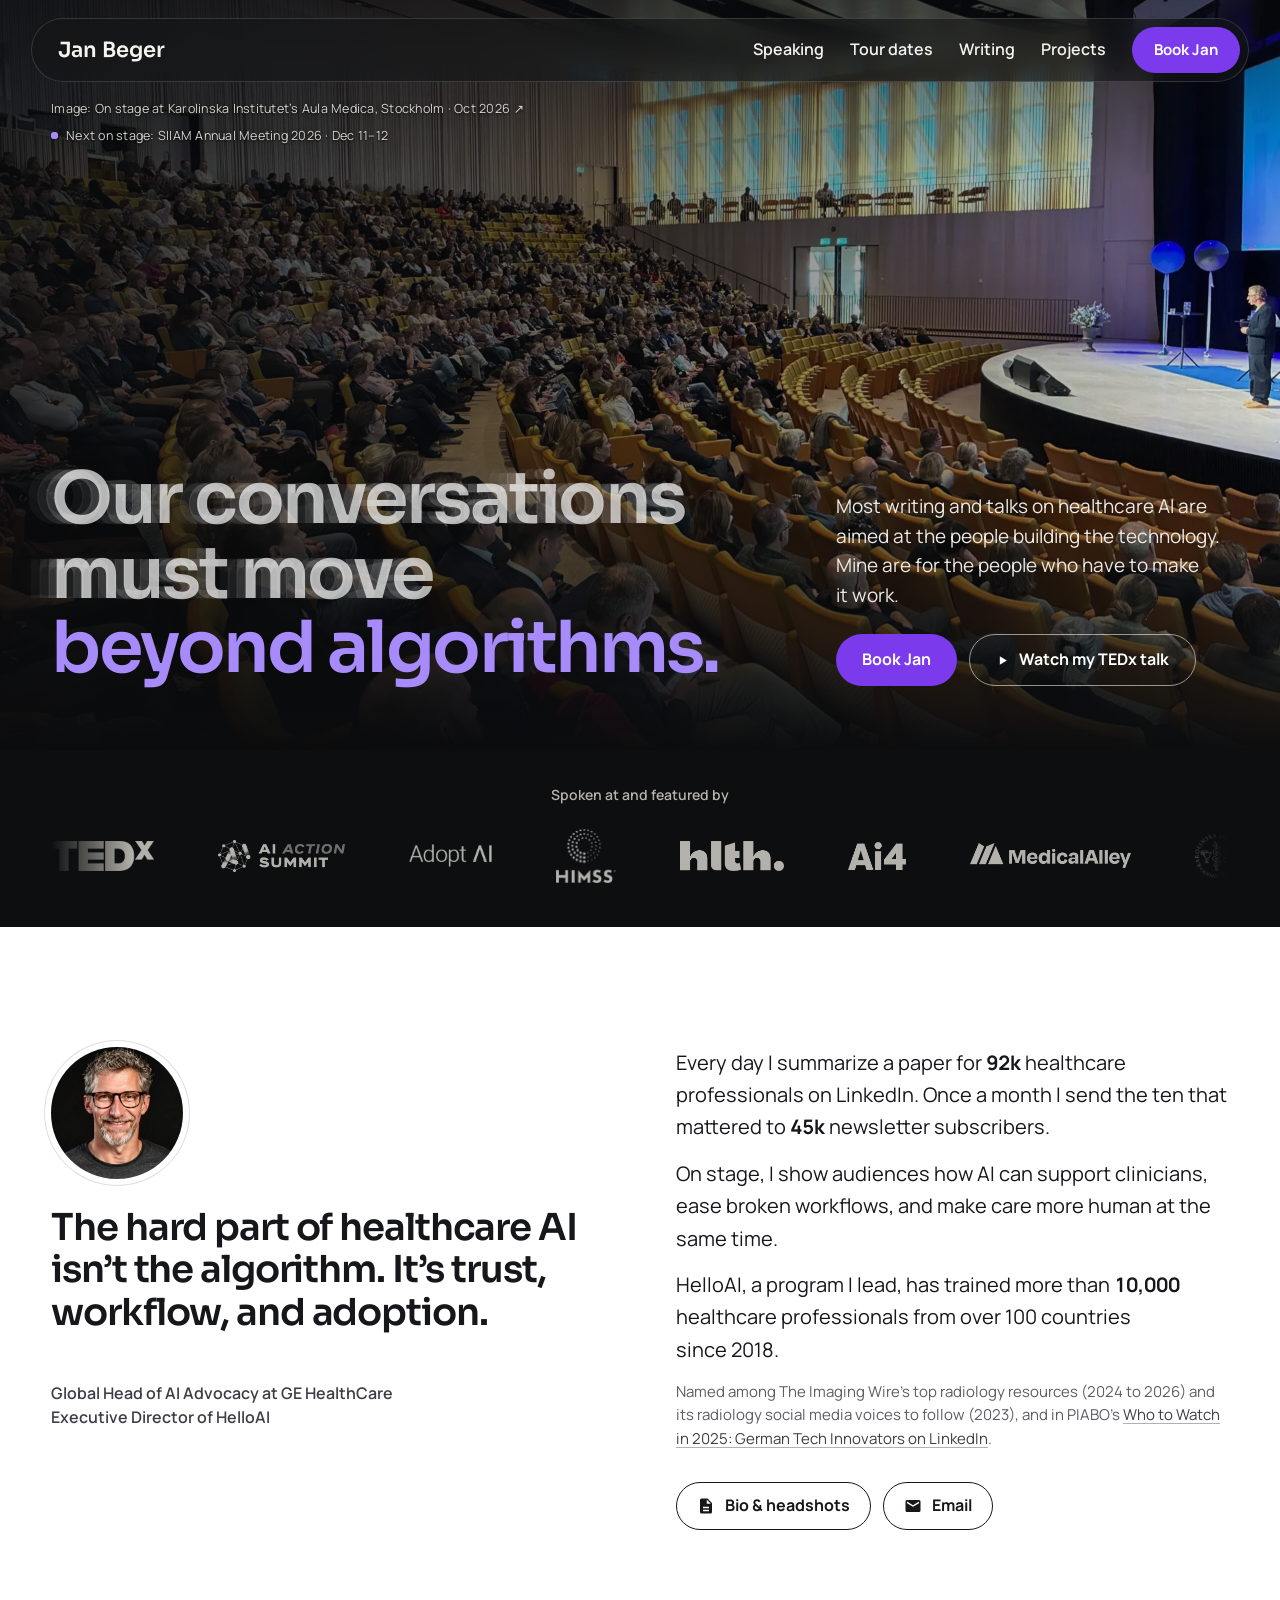
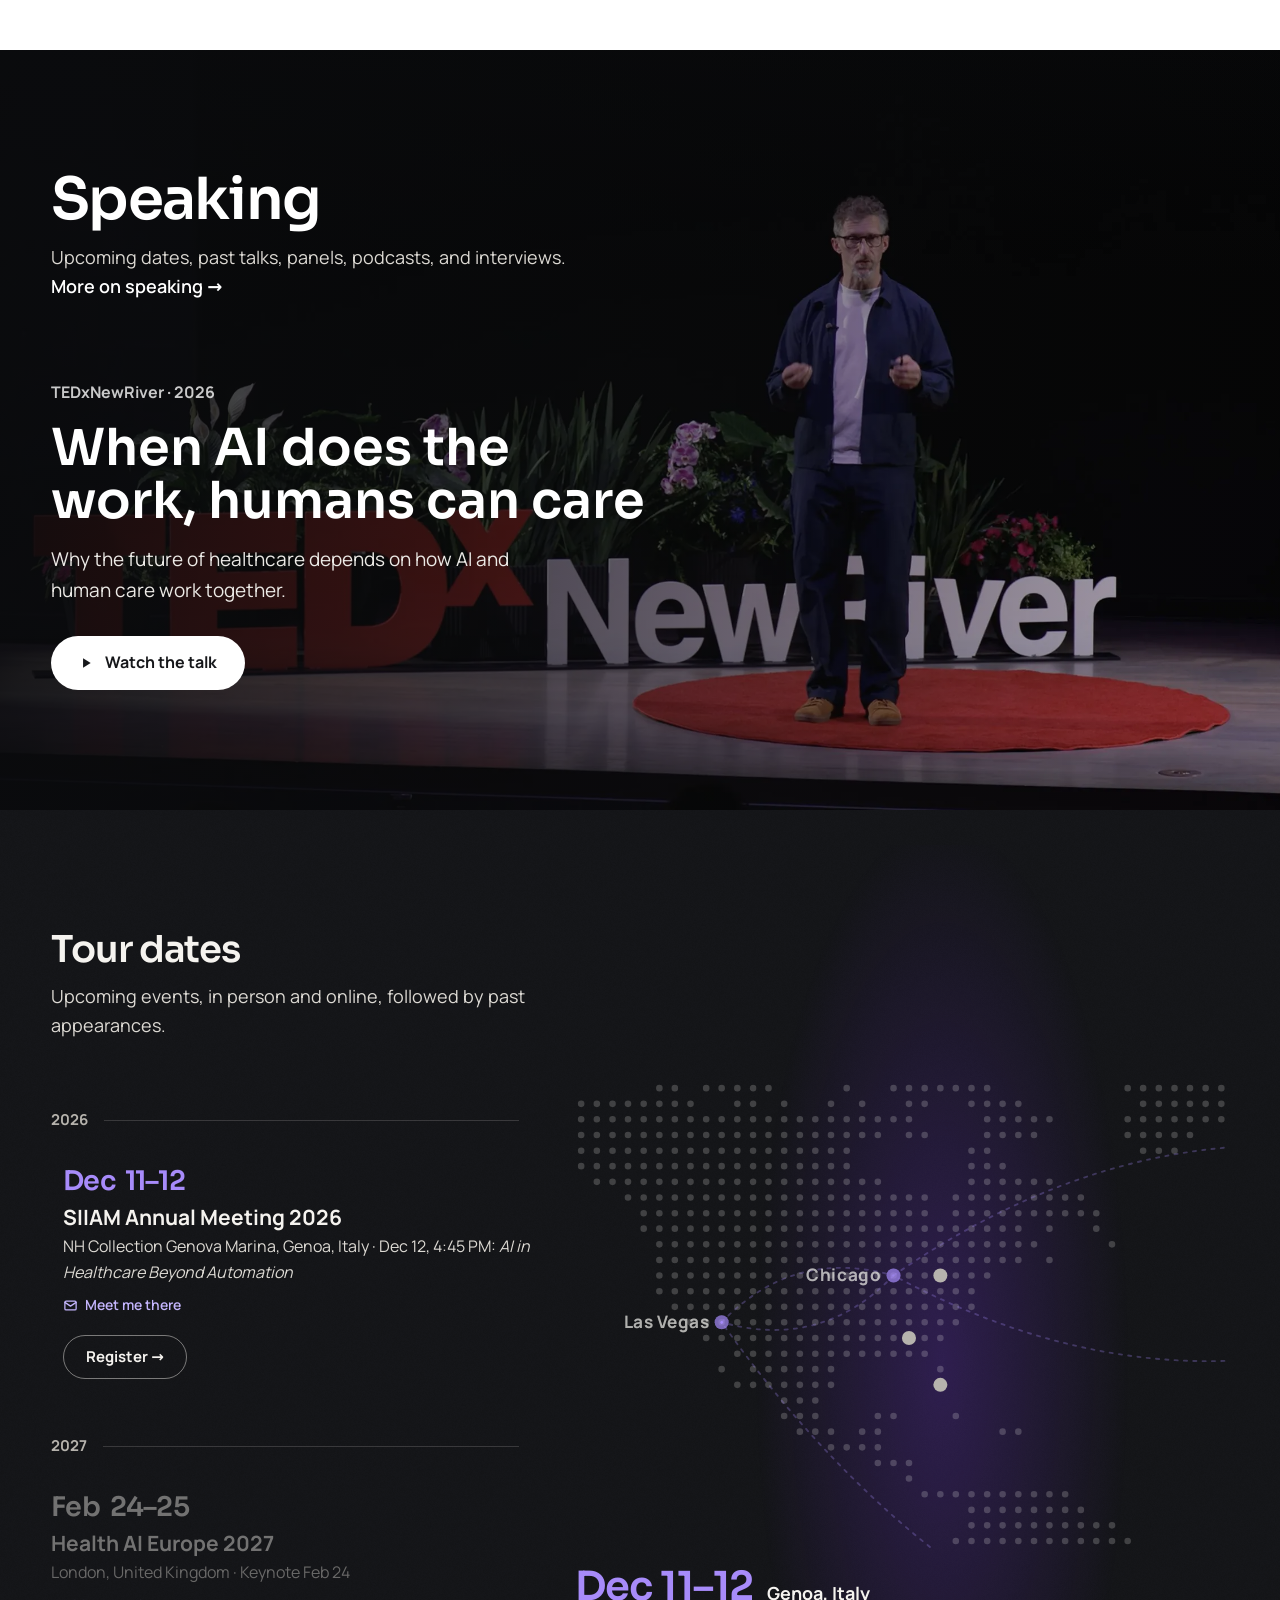
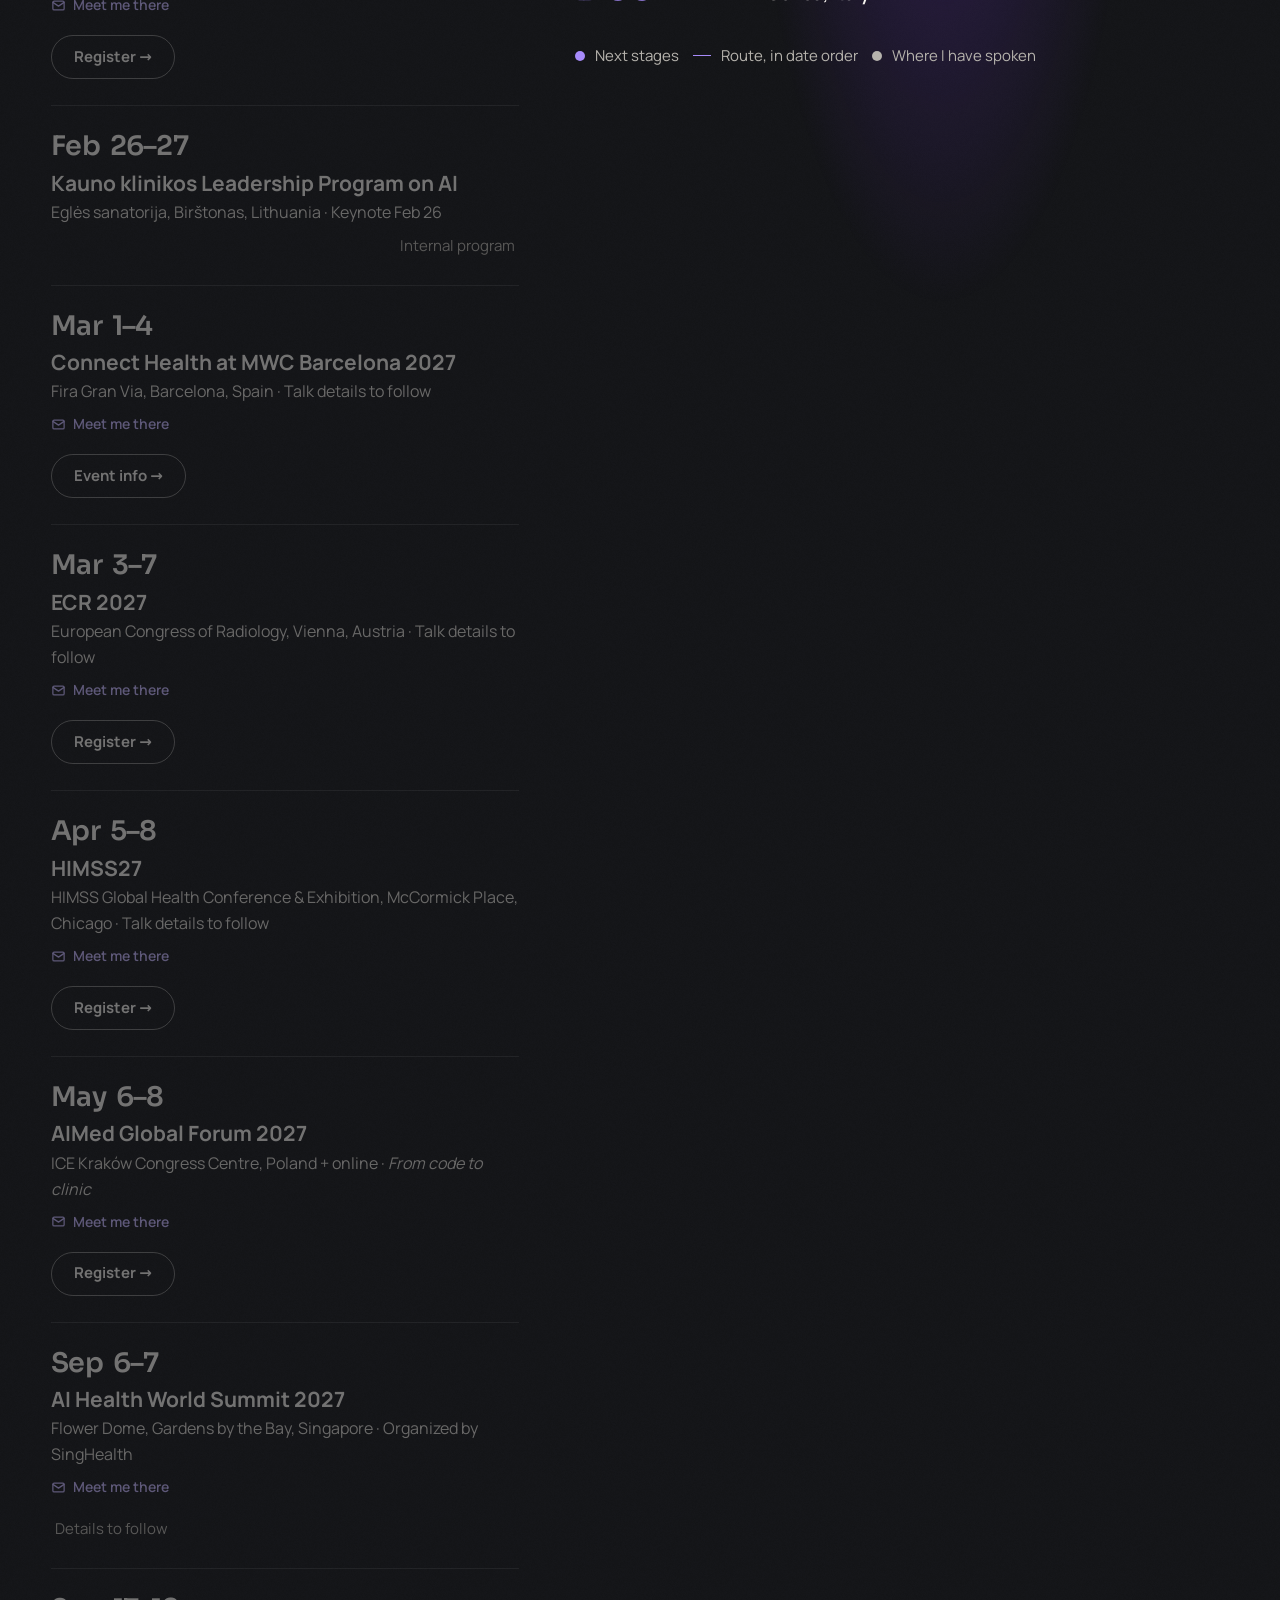
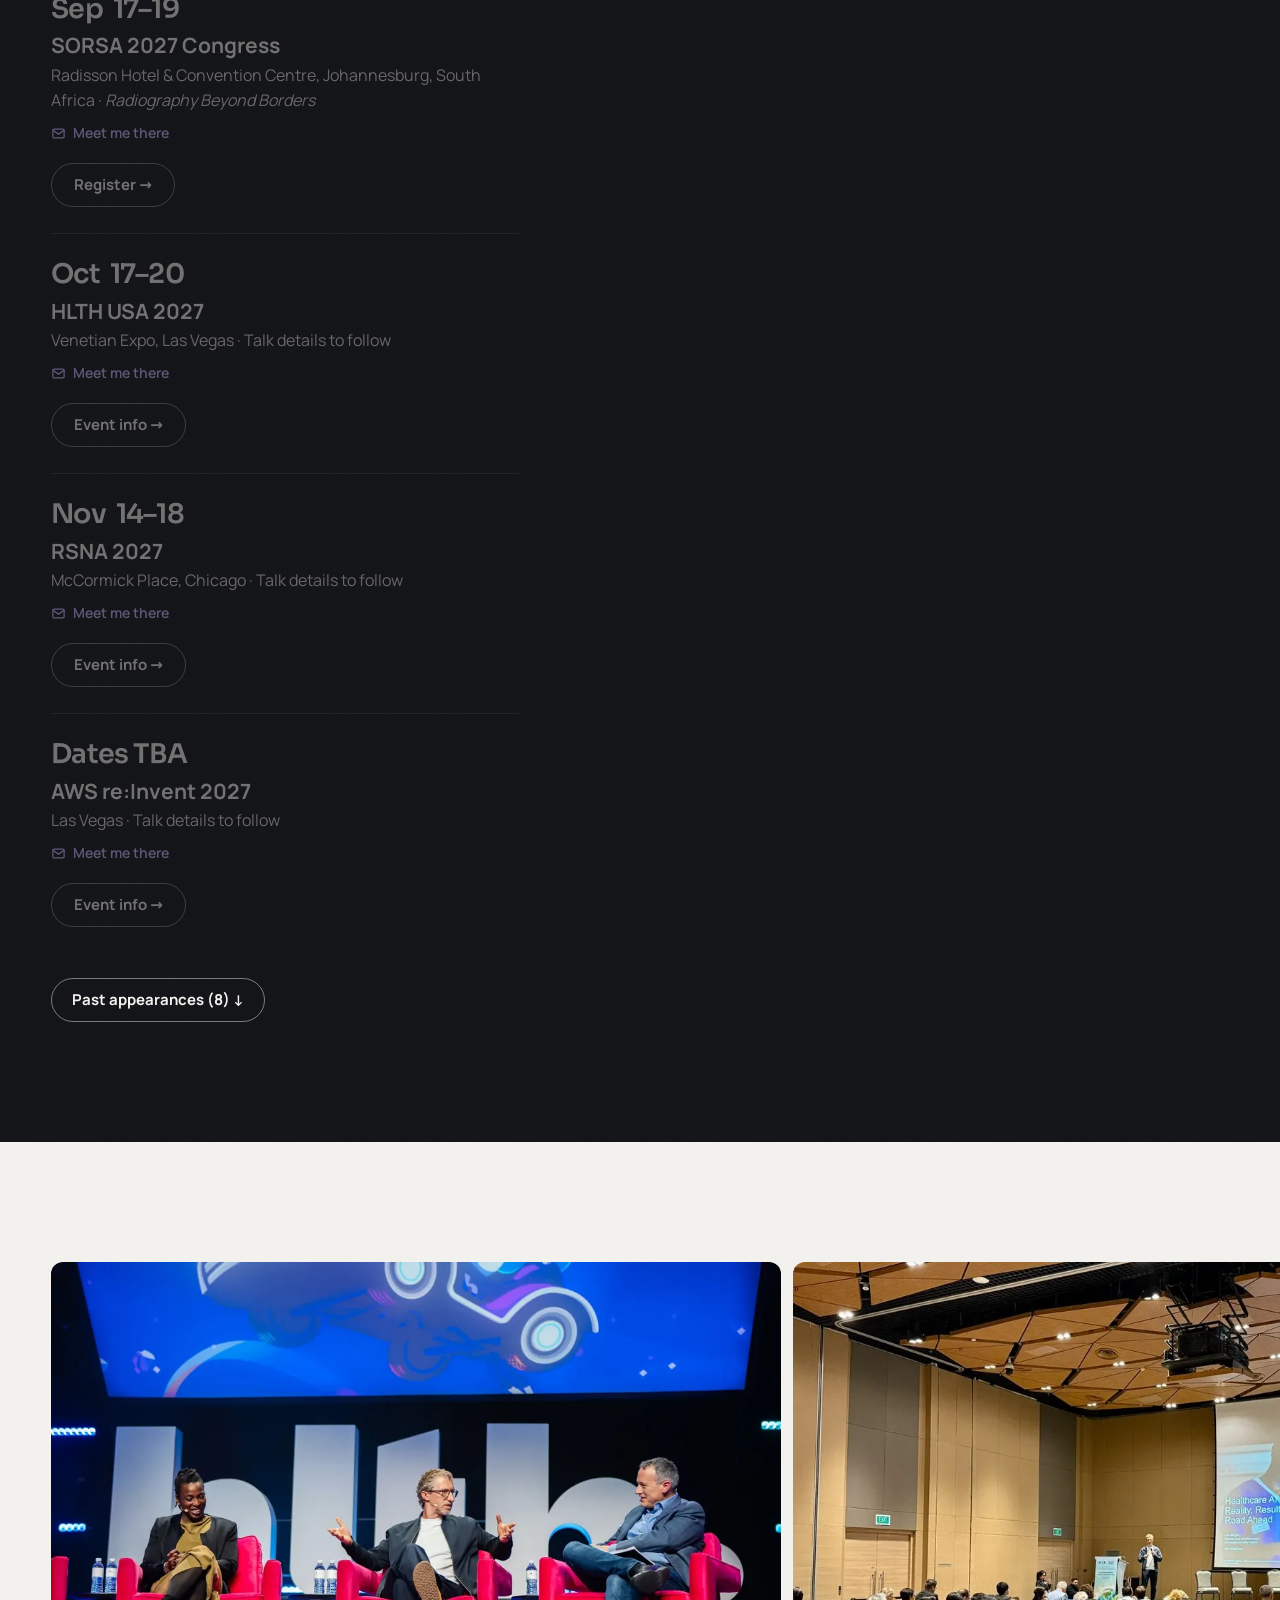
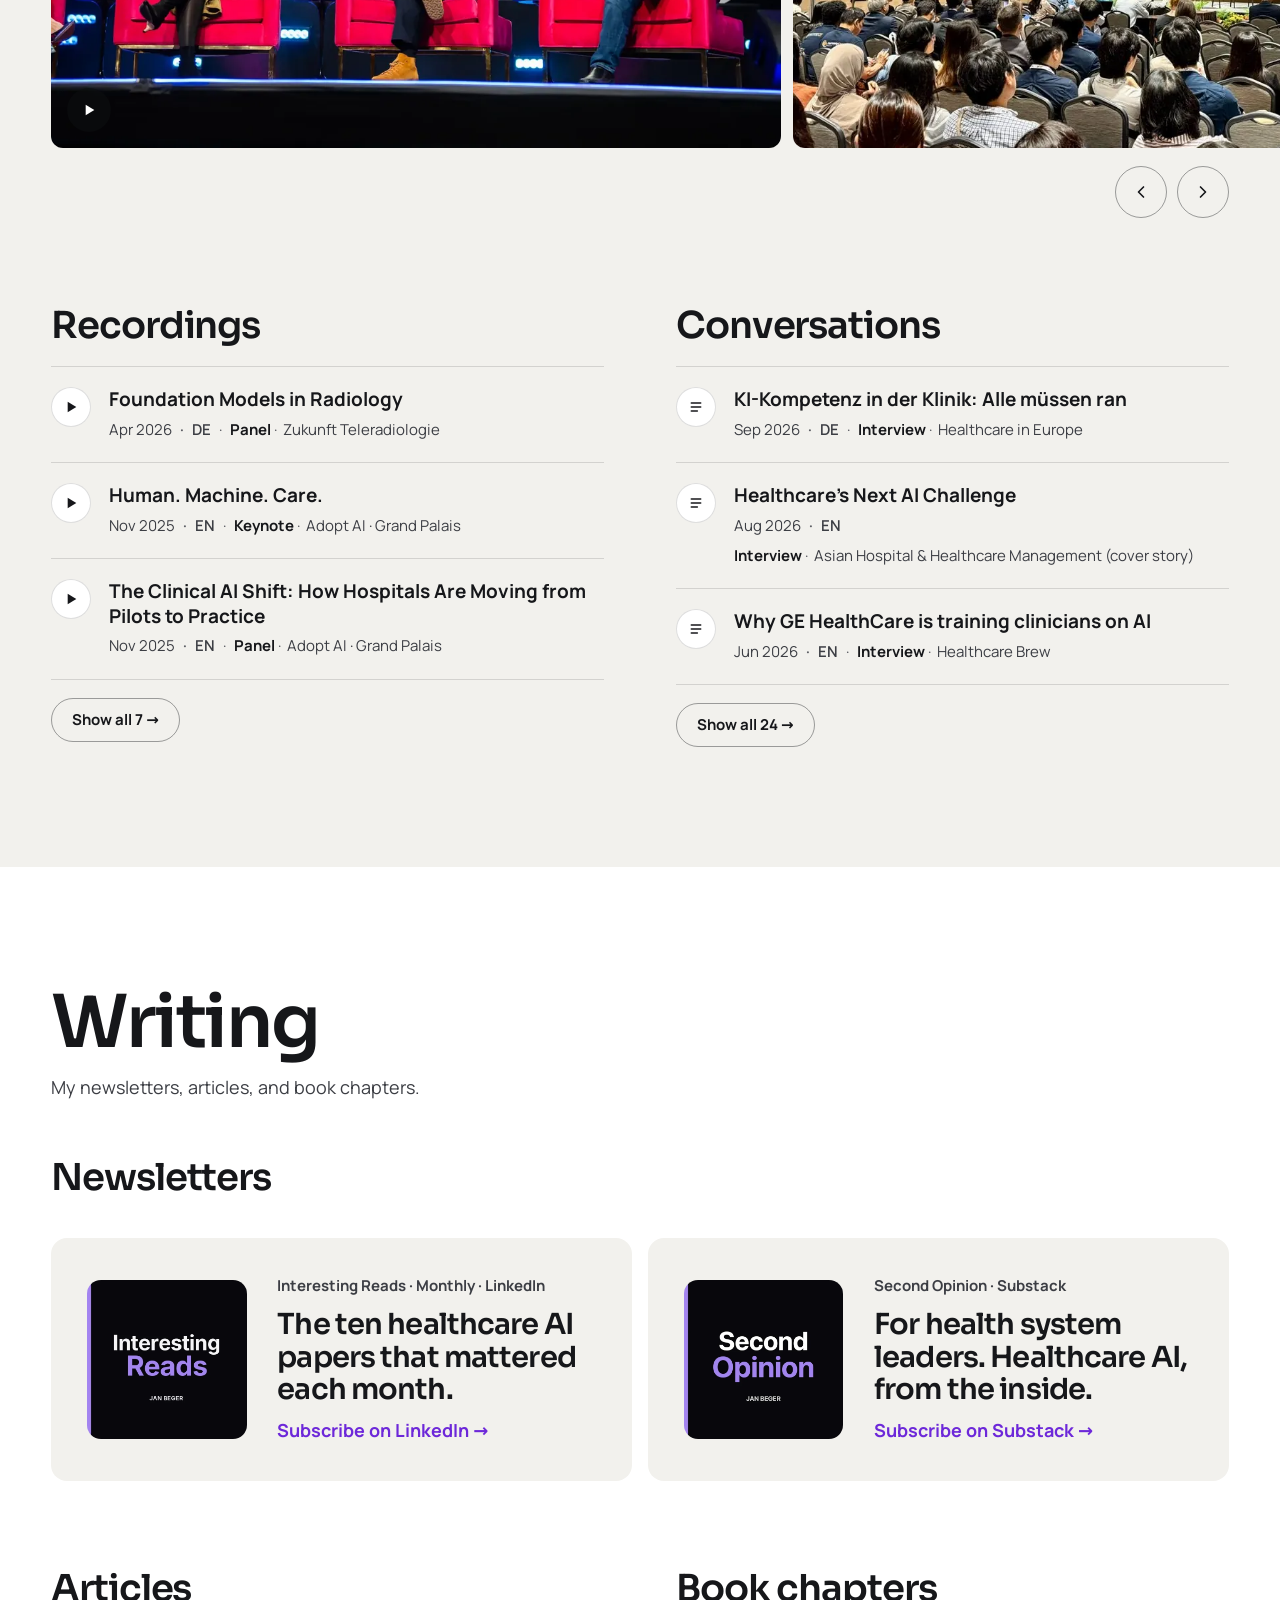
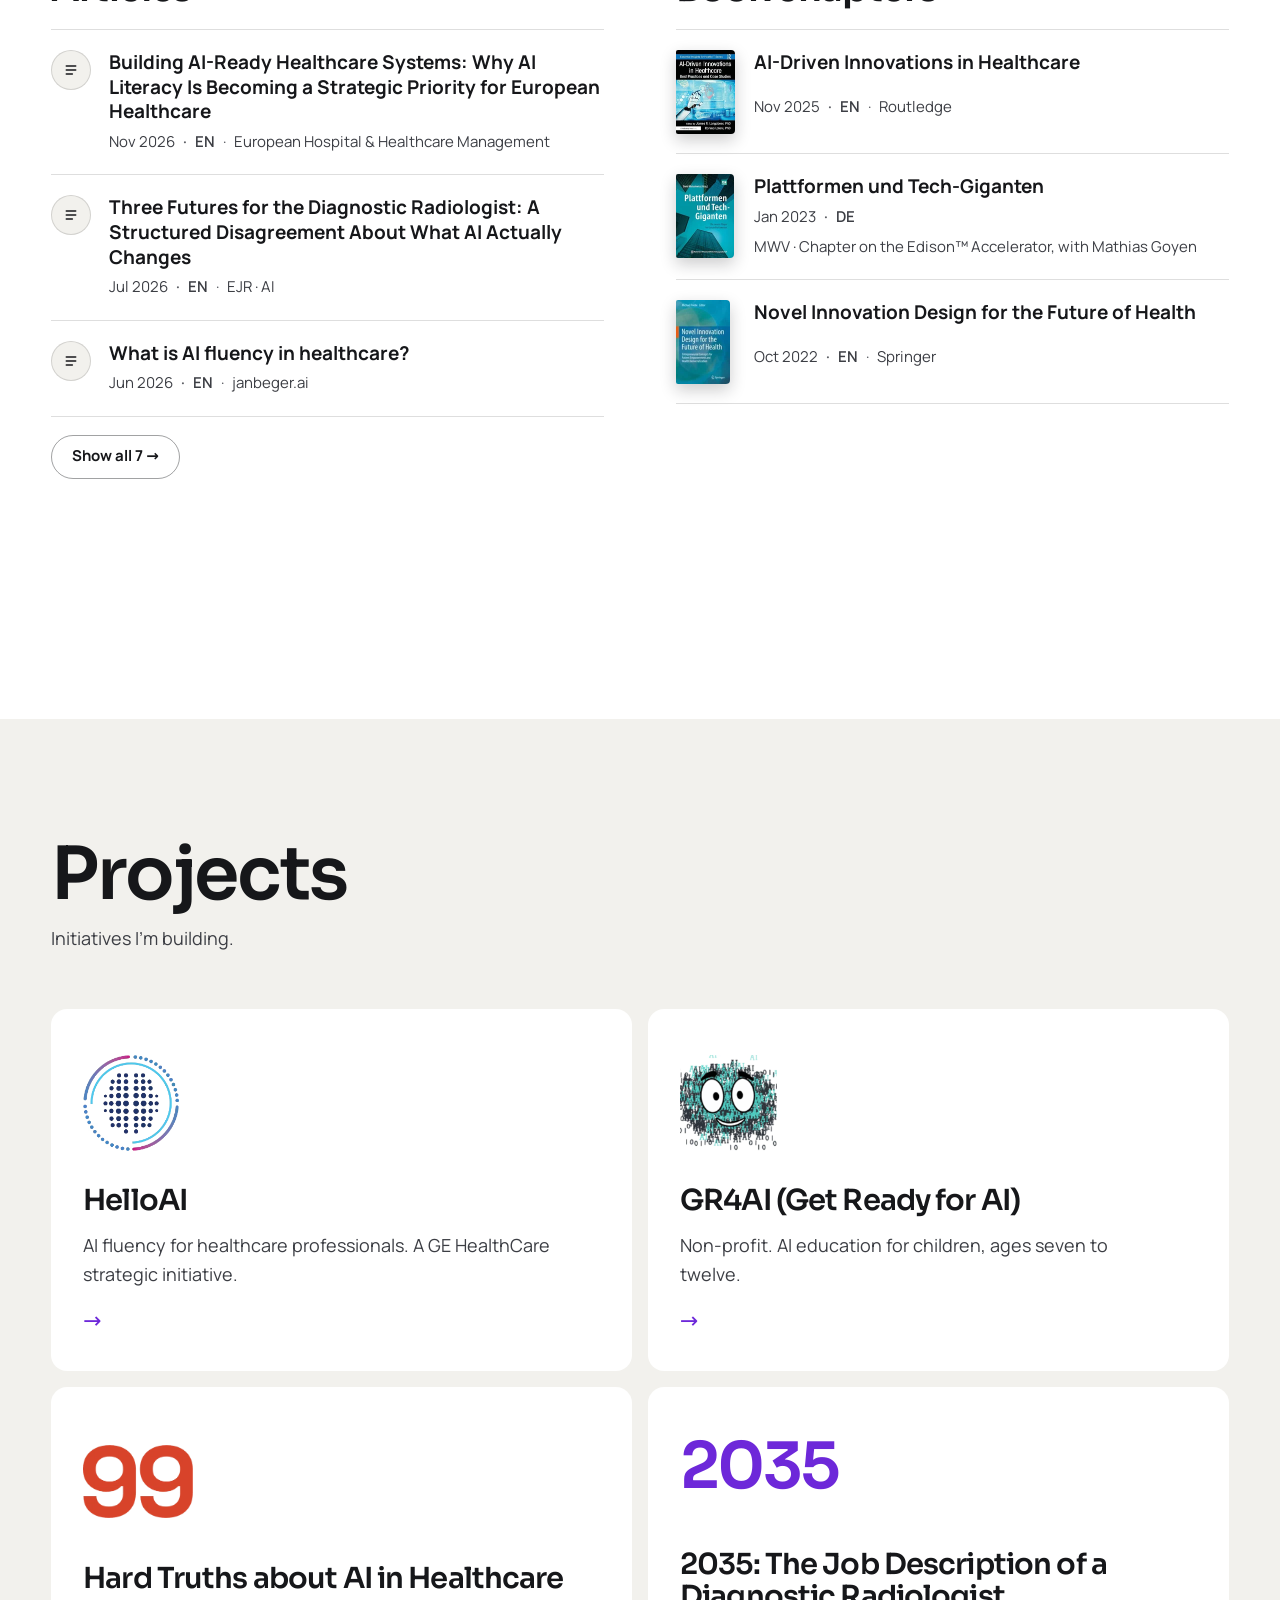
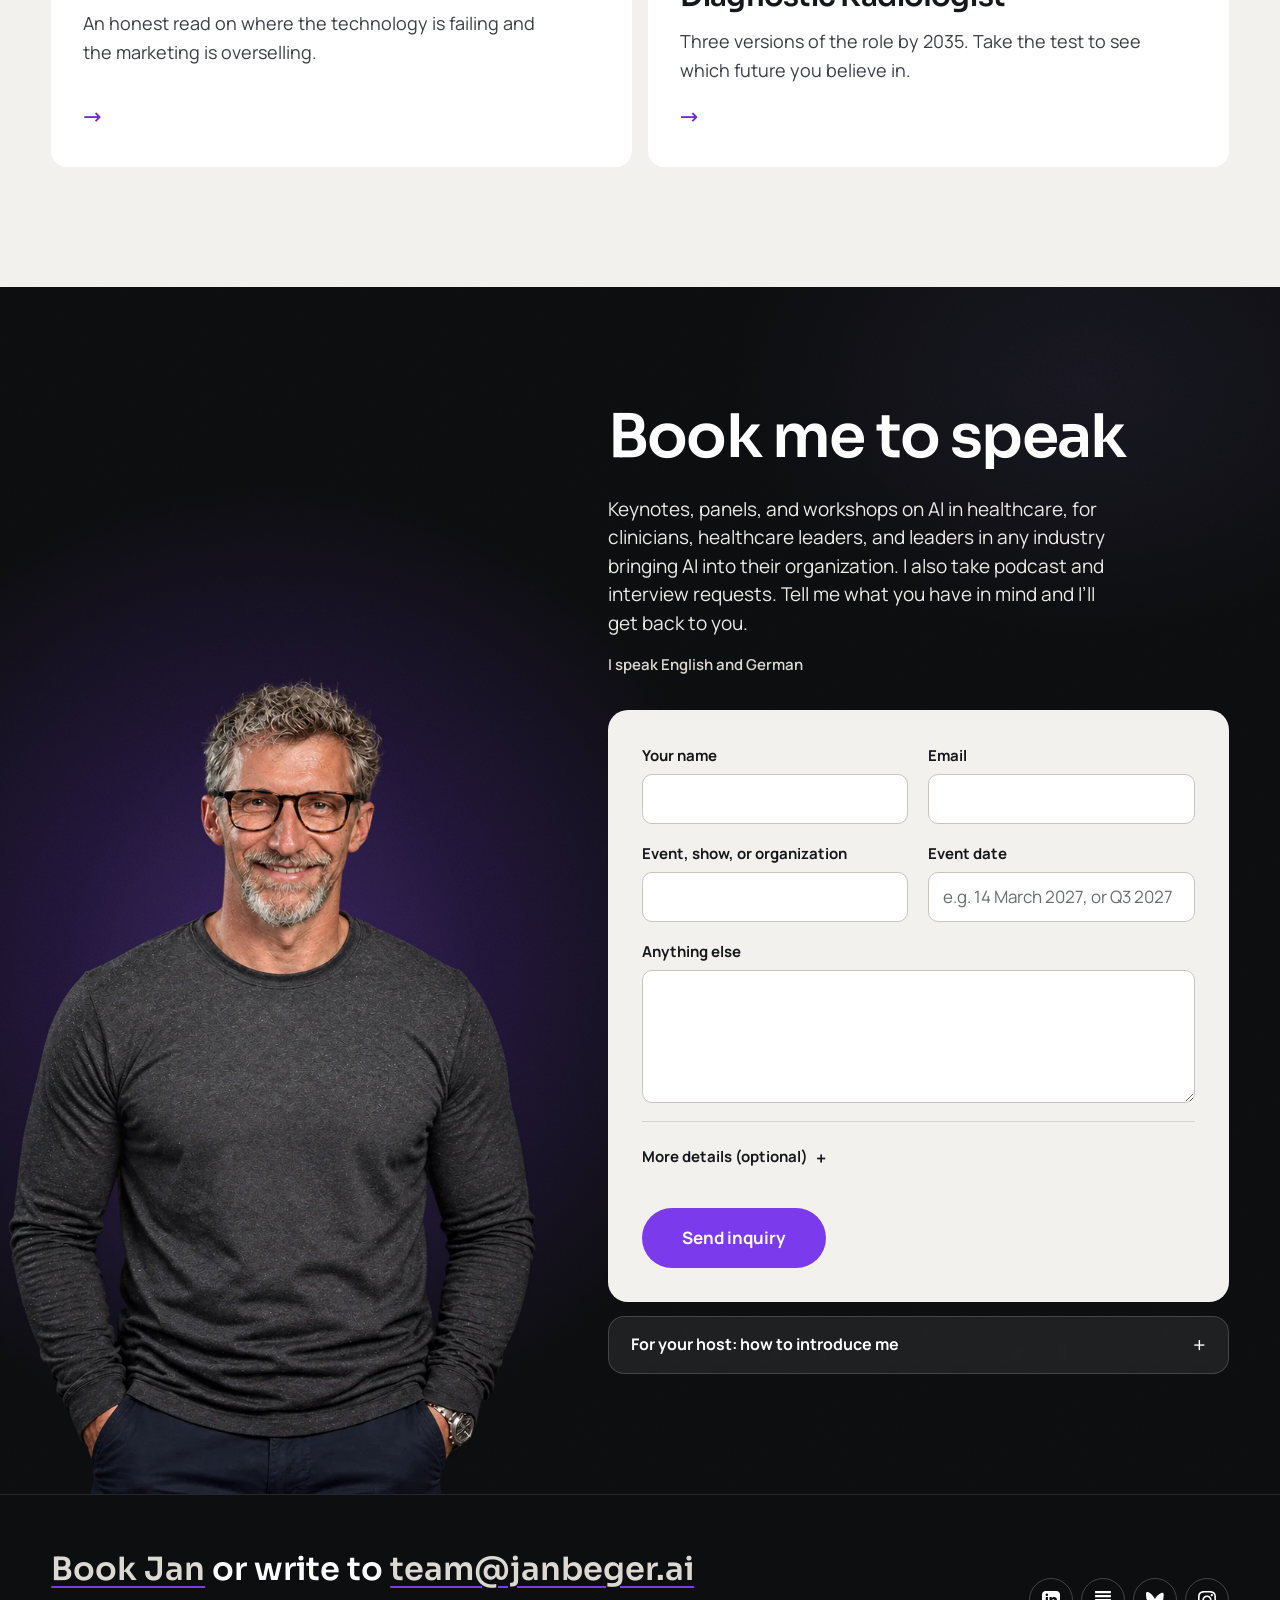
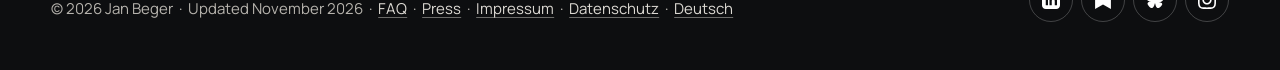
<file: index.html>
<!doctype html>
<html lang="en">
<head>
<meta charset="utf-8" />
<meta name="viewport" content="width=device-width,initial-scale=1" />
<meta name="color-scheme" content="dark" />
<meta name="theme-color" content="#0b0b0c" />
<link rel="icon" href="/favicon.svg" type="image/svg+xml" />
<link rel="icon" href="/favicon-32.png" type="image/png" sizes="32x32" />
<link rel="apple-touch-icon" sizes="180x180" href="/apple-touch-icon.png" />
<link rel="manifest" href="/site.webmanifest" />
<meta name="apple-mobile-web-app-title" content="Jan Beger" />
<title>Jan Beger · Healthcare AI Advocate &amp; Keynote Speaker</title>
<meta name="description" content="Healthcare AI, written for the people who have to make it work. Daily research summaries for 92k professionals, plus keynotes and writing." />
<link rel="canonical" href="https://janbeger.ai/" />
<meta property="og:title" content="Jan Beger · Healthcare AI Advocate &amp; Keynote Speaker" />
<meta property="og:description" content="Healthcare AI, written for the people who have to make it work. Daily research summaries for 92k professionals, plus keynotes and writing." />
<meta property="og:image" content="https://janbeger.ai/assets/og-card-2026.jpg" />
<meta property="og:image:width" content="1200" />
<meta property="og:image:height" content="630" />
<meta property="og:image:alt" content="Jan Beger on stage: Our conversations must move beyond algorithms." />
<meta property="og:url" content="https://janbeger.ai/" />
<meta property="og:type" content="website" />
<meta name="twitter:card" content="summary_large_image" />
<meta name="twitter:title" content="Jan Beger · Healthcare AI Advocate &amp; Keynote Speaker" />
<meta name="twitter:description" content="Healthcare AI, written for the people who have to make it work. Daily research summaries for 92k professionals, plus keynotes and writing." />
<meta name="twitter:image" content="https://janbeger.ai/assets/og-card-2026.jpg" />

<script type="application/ld+json">
{
  "@context": "https://schema.org",
  "@graph": [
    {
      "@type": "Person",
      "@id": "https://janbeger.ai/#jan",
      "name": "Jan Beger",
      "url": "https://janbeger.ai/",
      "image": "https://janbeger.ai/assets/portrait-v3.jpg",
      "jobTitle": [
        "Global Head of AI Advocacy, GE HealthCare",
        "Executive Director, HelloAI"
      ],
      "description": "Jan Beger is Global Head of AI Advocacy at GE HealthCare and Executive Director of HelloAI. He translates healthcare AI research into practical guidance for clinicians and health system leaders through daily LinkedIn research summaries, a monthly newsletter, writing, and keynotes.",
      "worksFor": [
        {
          "@type": "Organization",
          "name": "GE HealthCare",
          "url": "https://www.gehealthcare.com"
        },
        {
          "@type": "Organization",
          "name": "HelloAI",
          "url": "https://www.helloaiprofessional.com"
        }
      ],
      "knowsAbout": [
        "Healthcare AI",
        "Artificial intelligence in medicine",
        "Medical imaging",
        "Radiology AI",
        "Clinical AI adoption",
        "AI literacy in healthcare",
        "AI fluency in healthcare",
        "Healthcare AI keynote speaking",
        "AI in radiology",
        "Health system AI strategy"
      ],
      "sameAs": [
        "https://www.linkedin.com/in/janbeger",
        "https://janbeger.substack.com",
        "https://research.gehealthcare.com/about/",
        "https://bsky.app/profile/janbeger.bsky.social",
        "https://www.instagram.com/jan.beger/",
        "https://www.xing.com/profile/Jan_Beger"
      ],
      "subjectOf": [
        {
          "@type": "CreativeWork",
          "name": "Second Opinion",
          "description": "Jan Beger's Substack newsletter on healthcare AI for health system leaders.",
          "url": "https://janbeger.substack.com"
        },
        {
          "@type": "VideoObject",
          "name": "When AI Does the Work, Humans Can Care | Jan Beger | TEDxNewRiver",
          "description": "Jan Beger's TEDx talk on why the future of healthcare depends on how AI and human care work together.",
          "url": "https://www.youtube.com/watch?v=63kbKpDjxU8",
          "embedUrl": "https://www.youtube.com/embed/63kbKpDjxU8",
          "thumbnailUrl": "https://i.ytimg.com/vi/63kbKpDjxU8/hqdefault.jpg",
          "uploadDate": "2026-04-20",
          "publisher": {
            "@type": "Organization",
            "name": "TEDx Talks"
          }
        }
      ]
    },
    {
      "@type": "WebSite",
      "@id": "https://janbeger.ai/#website",
      "url": "https://janbeger.ai/",
      "name": "Jan Beger",
      "inLanguage": "en",
      "publisher": {
        "@id": "https://janbeger.ai/#jan"
      }
    },
    {
      "@type": "Event",
      "name": "SIIAM Annual Meeting 2026",
      "description": "4th annual meeting of the Italian Society of Artificial Intelligence in Medicine (SIIAM). Jan Beger speaks on December 12 at 4:45 PM: AI in Healthcare Beyond Automation.",
      "startDate": "2026-12-11",
      "endDate": "2026-12-12",
      "eventAttendanceMode": "https://schema.org/OfflineEventAttendanceMode",
      "eventStatus": "https://schema.org/EventScheduled",
      "location": {
        "@type": "Place",
        "name": "NH Collection Genova Marina",
        "address": {
          "@type": "PostalAddress",
          "streetAddress": "Molo Ponte Calvi 5",
          "addressLocality": "Genoa",
          "postalCode": "16124",
          "addressCountry": "IT"
        }
      },
      "organizer": {
        "@type": "Organization",
        "name": "Società Italiana Intelligenza Artificiale in Medicina (SIIAM)",
        "url": "https://www.siiam.it/en"
      },
      "url": "https://www.siiam.it/en/events/annual-meeting",
      "performer": {
        "@id": "https://janbeger.ai/#jan"
      }
    },
    {
      "@type": "Event",
      "name": "Health AI Europe 2027",
      "startDate": "2027-02-24",
      "endDate": "2027-02-25",
      "eventAttendanceMode": "https://schema.org/OfflineEventAttendanceMode",
      "eventStatus": "https://schema.org/EventScheduled",
      "location": {
        "@type": "Place",
        "name": "London",
        "address": {
          "@type": "PostalAddress",
          "addressLocality": "London",
          "addressCountry": "GB"
        }
      },
      "organizer": {
        "@type": "Organization",
        "name": "IQ International"
      },
      "url": "https://www.europe.health-ai-summit.com/",
      "performer": {
        "@id": "https://janbeger.ai/#jan"
      }
    },
    {
      "@type": "Event",
      "name": "Kauno klinikos Leadership Program on AI",
      "startDate": "2027-02-26",
      "endDate": "2027-02-27",
      "eventAttendanceMode": "https://schema.org/OfflineEventAttendanceMode",
      "eventStatus": "https://schema.org/EventScheduled",
      "location": {
        "@type": "Place",
        "name": "Eglės sanatorija",
        "address": {
          "@type": "PostalAddress",
          "addressLocality": "Birštonas",
          "addressCountry": "LT"
        }
      },
      "organizer": {
        "@type": "Organization",
        "name": "Hospital of Lithuanian University of Health Sciences Kauno klinikos",
        "url": "https://kaunoklinikos.lt/"
      },
      "performer": {
        "@id": "https://janbeger.ai/#jan"
      }
    },
    {
      "@type": "Event",
      "name": "Connect Health at MWC Barcelona 2027",
      "startDate": "2027-03-01",
      "endDate": "2027-03-04",
      "eventAttendanceMode": "https://schema.org/OfflineEventAttendanceMode",
      "eventStatus": "https://schema.org/EventScheduled",
      "location": {
        "@type": "Place",
        "name": "Fira Gran Via",
        "address": {
          "@type": "PostalAddress",
          "addressLocality": "Barcelona",
          "addressCountry": "ES"
        }
      },
      "organizer": {
        "@type": "Organization",
        "name": "GSMA",
        "url": "https://www.gsma.com/"
      },
      "url": "https://www.mwcbarcelona.com/industries/connect-health",
      "performer": {
        "@id": "https://janbeger.ai/#jan"
      }
    },
    {
      "@type": "Event",
      "name": "ECR 2027: European Congress of Radiology",
      "startDate": "2027-03-03",
      "endDate": "2027-03-07",
      "eventAttendanceMode": "https://schema.org/OfflineEventAttendanceMode",
      "eventStatus": "https://schema.org/EventScheduled",
      "location": {
        "@type": "Place",
        "name": "Vienna",
        "address": {
          "@type": "PostalAddress",
          "addressLocality": "Vienna",
          "addressCountry": "AT"
        }
      },
      "organizer": {
        "@type": "Organization",
        "name": "European Society of Radiology",
        "url": "https://www.myesr.org/"
      },
      "url": "https://www.myesr.org/congress/",
      "performer": {
        "@id": "https://janbeger.ai/#jan"
      }
    },
    {
      "@type": "Event",
      "name": "HIMSS27 Global Health Conference & Exhibition",
      "startDate": "2027-04-05",
      "endDate": "2027-04-08",
      "eventAttendanceMode": "https://schema.org/OfflineEventAttendanceMode",
      "eventStatus": "https://schema.org/EventScheduled",
      "location": {
        "@type": "Place",
        "name": "McCormick Place",
        "address": {
          "@type": "PostalAddress",
          "addressLocality": "Chicago",
          "addressRegion": "IL",
          "addressCountry": "US"
        }
      },
      "organizer": {
        "@type": "Organization",
        "name": "HIMSS",
        "url": "https://www.himss.org/"
      },
      "url": "https://www.himssconference.com/",
      "performer": {
        "@id": "https://janbeger.ai/#jan"
      }
    },
    {
      "@type": "Event",
      "name": "AIMed Global Forum 2027: From code to clinic",
      "startDate": "2027-05-06",
      "endDate": "2027-05-08",
      "eventAttendanceMode": "https://schema.org/MixedEventAttendanceMode",
      "eventStatus": "https://schema.org/EventScheduled",
      "location": {
        "@type": "Place",
        "name": "ICE Kraków Congress Centre",
        "address": {
          "@type": "PostalAddress",
          "addressLocality": "Kraków",
          "addressCountry": "PL"
        }
      },
      "url": "https://aimedicine.one/",
      "performer": {
        "@id": "https://janbeger.ai/#jan"
      }
    },
    {
      "@type": "Event",
      "name": "AI Health World Summit 2027",
      "startDate": "2027-09-06",
      "endDate": "2027-09-07",
      "eventAttendanceMode": "https://schema.org/OfflineEventAttendanceMode",
      "eventStatus": "https://schema.org/EventScheduled",
      "location": {
        "@type": "Place",
        "name": "Flower Dome, Gardens by the Bay",
        "address": {
          "@type": "PostalAddress",
          "addressLocality": "Singapore",
          "addressCountry": "SG"
        }
      },
      "organizer": {
        "@type": "Organization",
        "name": "SingHealth"
      },
      "performer": {
        "@id": "https://janbeger.ai/#jan"
      }
    },
    {
      "@type": "Event",
      "name": "SORSA 2027 Congress: Radiography Beyond Borders",
      "startDate": "2027-09-17",
      "endDate": "2027-09-19",
      "eventAttendanceMode": "https://schema.org/OfflineEventAttendanceMode",
      "eventStatus": "https://schema.org/EventScheduled",
      "location": {
        "@type": "Place",
        "name": "Radisson Hotel and Convention Centre, Johannesburg (OR Tambo)",
        "address": {
          "@type": "PostalAddress",
          "addressLocality": "Johannesburg",
          "addressCountry": "ZA"
        }
      },
      "organizer": {
        "@type": "Organization",
        "name": "Society of Radiographers of South Africa (SORSA)",
        "url": "https://www.sorsa.org.za/"
      },
      "url": "https://consultus-sorsa2027.eventsairsite.com/",
      "performer": {
        "@id": "https://janbeger.ai/#jan"
      }
    },
    {
      "@type": "Event",
      "name": "HLTH USA 2027",
      "startDate": "2027-10-17",
      "endDate": "2027-10-20",
      "eventAttendanceMode": "https://schema.org/OfflineEventAttendanceMode",
      "eventStatus": "https://schema.org/EventScheduled",
      "location": {
        "@type": "Place",
        "name": "Venetian Expo",
        "address": {
          "@type": "PostalAddress",
          "addressLocality": "Las Vegas",
          "addressRegion": "NV",
          "addressCountry": "US"
        }
      },
      "organizer": {
        "@type": "Organization",
        "name": "HLTH",
        "url": "https://hlth.com/"
      },
      "url": "https://hlth.com/events/usa/",
      "performer": {
        "@id": "https://janbeger.ai/#jan"
      }
    },
    {
      "@type": "Event",
      "name": "RSNA 2027",
      "startDate": "2027-11-14",
      "endDate": "2027-11-18",
      "eventAttendanceMode": "https://schema.org/OfflineEventAttendanceMode",
      "eventStatus": "https://schema.org/EventScheduled",
      "location": {
        "@type": "Place",
        "name": "McCormick Place",
        "address": {
          "@type": "PostalAddress",
          "addressLocality": "Chicago",
          "addressRegion": "IL",
          "addressCountry": "US"
        }
      },
      "organizer": {
        "@type": "Organization",
        "name": "Radiological Society of North America (RSNA)",
        "url": "https://www.rsna.org/"
      },
      "url": "https://www.rsna.org/annual-meeting",
      "performer": {
        "@id": "https://janbeger.ai/#jan"
      }
    }
  ]
}
</script>

<link rel="preload" as="image" href="assets/stage-arena.webp" media="(min-width: 861px)">
<link rel="preload" as="image" href="assets/stage-arena-m.webp" media="(max-width: 860px)">
<link rel="preload" href="/assets/fonts/sora-latin-wght-normal.woff2" as="font" type="font/woff2" crossorigin />
<link rel="preload" href="/assets/fonts/manrope-latin-wght-normal.woff2" as="font" type="font/woff2" crossorigin />
<link rel="stylesheet" href="/assets/fonts/fonts.css" />
<style>
  /* ============ STAGE THEME (2026-11 redesign) ============ */
  :root{
    --bg:     #0b0b0c;
    --bg-2:   #121214;
    --card:   #17171a;
    --ink:    #f4f1ea;
    --ink-2:  #c9c4ba;
    --ink-3:  #9a958c;
    --paper:  #f4f1ea;
    --paper-ink: #0b0b0c;
    --rule:   rgba(244,241,234,0.16);
    --accent: #7c3aed;
    --accent-hover: #8b5cf6;
    --sans:   "Inter Tight", system-ui, -apple-system, BlinkMacSystemFont, "Segoe UI", sans-serif;
    --display:"Anton", "Impact", "Arial Narrow", sans-serif;
    --gutter: clamp(20px, 4vw, 56px);
    --max:    1320px;
  }

  *,*::before,*::after{ box-sizing: border-box; }
  html,body{ margin:0; padding:0; }
  html{ background: var(--bg); overflow-x: clip; scroll-behavior: smooth; scroll-padding-top: 84px; }
  @media (prefers-reduced-motion: reduce){ html{ scroll-behavior: auto; } }
  body{
    background: var(--bg);
    color: var(--ink);
    font-family: var(--sans);
    font-size: 17px;
    line-height: 1.55;
    -webkit-font-smoothing: antialiased;
    text-rendering: optimizeLegibility;
  }
  ::selection{ background: var(--accent); color: var(--paper-ink); }
  img{ display:block; max-width:100%; height:auto; }
  a{ color: var(--ink); text-decoration: none; transition: color .15s ease, background-color .15s ease, border-color .15s ease, opacity .15s ease; }
  a:hover{ color: var(--accent-hover); }
  :focus-visible{ outline: 2px solid var(--accent); outline-offset: 3px; }

  .container{ max-width: var(--max); margin: 0 auto; padding: 0 var(--gutter); }

  h1,h2,h3{ margin: 0; font-weight: 400; }
  .display{ font-family: var(--display); font-weight: 400; text-transform: uppercase; letter-spacing: 0.002em; }

  /* ============ NAV ============ */
  nav.top{
    position: fixed; top: 0; left: 0; right: 0; z-index: 50;
    transition: background-color .25s ease, border-color .25s ease;
    border-bottom: 1px solid transparent;
  }
  nav.top.scrolled{
    background: rgba(11,11,12,0.86);
    -webkit-backdrop-filter: blur(12px); backdrop-filter: blur(12px);
    border-bottom-color: var(--rule);
  }
  nav.top .row{
    max-width: var(--max); margin: 0 auto; padding: 20px var(--gutter);
    display: flex; align-items: center; gap: 28px;
  }
  nav.top .wordmark{ font-family: var(--display); font-size: 24px; letter-spacing: 0.05em; text-transform: uppercase; line-height: 1; margin-right: auto; }
  nav.top .links{ display: flex; gap: 28px; }
  nav.top .links a{ font-size: 14px; font-weight: 600; letter-spacing: 0.1em; text-transform: uppercase; color: var(--ink); }
  nav.top .links a:hover, nav.top .links a.active{ color: var(--accent); }
  nav.top .nav-book{
    display: inline-flex; align-items: center; min-height: 44px; padding: 0 20px;
    border: 1px solid rgba(244,241,234,0.5); border-radius: 999px;
    font-size: 14px; font-weight: 600; letter-spacing: 0.06em; text-transform: uppercase;
  }
  nav.top .nav-book:hover{ border-color: var(--accent); color: var(--accent); }
  nav.top .to-top{
    position: fixed; right: var(--gutter); bottom: 96px; z-index: 40;
    width: 44px; height: 44px; border-radius: 999px;
    display: inline-flex; align-items: center; justify-content: center;
    background: rgba(23,23,26,0.9); border: 1px solid var(--rule); color: var(--ink);
    opacity: 0; pointer-events: none; transition: opacity .2s ease;
  }
  nav.top .to-top svg{ width: 18px; height: 18px; }
  nav.top .to-top.show{ opacity: 1; pointer-events: auto; }
  @media (max-width: 760px){
    nav.top .row{ gap: 16px; padding-top: 16px; padding-bottom: 16px; }
    nav.top .wordmark{ font-size: 20px; }
    nav.top .links{ gap: 14px; }
    nav.top .links a{ font-size: 12px; letter-spacing: 0.08em; }
    nav.top .nav-book{ display: none; }
  }
  @media (max-width: 360px){ nav.top .links a{ font-size: 11px; } nav.top .links{ gap: 10px; } }

  /* ============ HERO ============ */
  .hero{
    position: relative; overflow: hidden; background: #050505;
    min-height: 640px; height: 100vh; height: 100svh; max-height: 980px;
    display: flex; align-items: flex-end;
  }
  .hero .hero-photo{
    position: absolute; inset: 0; width: 100%; height: 100%;
    object-fit: cover; object-position: 70% 30%; opacity: 0.8;
  }
  .hero::after{
    content: ""; position: absolute; inset: 0; pointer-events: none;
    background: linear-gradient(180deg, rgba(11,11,12,0.6) 0%, rgba(11,11,12,0) 22%, rgba(11,11,12,0) 42%, rgba(11,11,12,0.94) 100%);
  }
  .hero .hero-inner{ position: relative; z-index: 1; width: 100%; max-width: var(--max); margin: 0 auto; padding: 0 var(--gutter) 56px; }
  .hero .hero-id{ display: flex; flex-wrap: wrap; align-items: flex-end; gap: 8px 28px; margin-bottom: 20px; }
  .hero .name{ font-family: var(--sans); font-size: 15px; font-weight: 700; letter-spacing: 0.18em; text-transform: uppercase; color: var(--accent); }
  .hero .role{ margin: 0; font-size: 14px; font-weight: 500; line-height: 1.45; letter-spacing: 0.03em; color: var(--ink-2); }
  .hero .tagline{
    margin: 0; max-width: 1260px;
    font-family: var(--display); font-weight: 400; text-transform: uppercase;
    font-size: clamp(52px, 7.8vw, 112px); line-height: 0.9; letter-spacing: 0.002em;
  }
  @media (min-width: 900px){ .hero .tagline{ max-width: 7.8em; } }
  .hero .tagline .accent{ color: var(--accent); }
  .hero .hero-foot{ display: flex; flex-wrap: wrap; justify-content: space-between; align-items: flex-end; gap: 28px 40px; margin-top: 32px; }
  .hero .lede{ margin: 0; max-width: 560px; text-wrap: pretty; font-size: 20px; line-height: 1.45; color: var(--ink-2); }
  .hero .cta-primary{ display: flex; flex-wrap: wrap; gap: 12px; }
  .hero .book, .hero .follow{
    display: inline-flex; align-items: center; gap: 10px; min-height: 52px; padding: 0 26px;
    border-radius: 999px; font-weight: 600; font-size: 16px;
  }
  .hero .book{ background: var(--accent); color: var(--paper-ink); }
  .hero .book:hover{ background: var(--accent-hover); color: var(--paper-ink); }
  .hero .follow{ background: rgba(244,241,234,0.12); color: var(--ink); }
  .hero .follow:hover{ background: rgba(244,241,234,0.2); color: var(--ink); }
  .hero .follow .li-logo{ width: 18px; height: 18px; fill: currentColor; }
  .hero .follow .count{ color: var(--ink-2); font-weight: 500; }
  @media (max-width: 760px){
    .hero{ min-height: 600px; height: auto; max-height: none; padding-top: 360px; }
    .hero .hero-photo{ object-position: 70% 22%; height: 72%; }
    .hero::after{ background: linear-gradient(180deg, rgba(11,11,12,0.55) 0%, rgba(11,11,12,0) 18%, rgba(11,11,12,0.2) 40%, rgba(11,11,12,1) 70%); }
    .hero .hero-inner{ padding-bottom: 40px; }
    .hero .lede{ font-size: 18px; }
    .hero .cta-primary{ width: 100%; }
    .hero .book, .hero .follow{ flex: 1 1 auto; justify-content: center; }
  }

  /* ============ INTRO BAND ============ */
  .intro{ border-top: 1px solid var(--rule); }
  .intro .container{ display: flex; flex-wrap: wrap; gap: 32px 64px; padding-top: 56px; padding-bottom: 56px; }
  .intro .bio-col{ flex: 1 1 520px; }
  .intro .bio{ text-wrap: pretty; margin: 0 0 14px; font-size: 19px; color: var(--ink-2); max-width: 680px; }
  .intro .bio:last-child{ margin-bottom: 0; }
  .intro .bio .num{ color: var(--ink); font-weight: 700; }
  .intro .cta-secondary{ flex: 0 1 auto; display: flex; flex-wrap: wrap; align-content: flex-start; gap: 12px; }
  .intro .cta-link{
    display: inline-flex; align-items: center; gap: 10px; min-height: 48px; padding: 0 20px;
    border: 1px solid rgba(244,241,234,0.35); border-radius: 999px; font-size: 15px; font-weight: 600;
  }
  .intro .cta-link svg{ width: 18px; height: 18px; fill: currentColor; }
  .intro .cta-link:hover{ border-color: var(--accent); }

  /* ============ FEATURED IN ============ */
  .featured-in{ max-width: var(--max); margin: 0 auto; padding: 28px var(--gutter); display: flex; flex-wrap: wrap; align-items: center; gap: 12px 32px; }
  .featured-in .label{ font-size: 12px; font-weight: 700; letter-spacing: 0.18em; text-transform: uppercase; color: var(--accent); }
  .featured-in .logos{ display: flex; flex-wrap: wrap; gap: 10px 28px; }
  .featured-in .logos span{ font-size: 14px; font-weight: 600; letter-spacing: 0.1em; text-transform: uppercase; color: var(--ink-3); }

  /* ============ TEDX FEATURE ============ */
  .tedx-feature{ margin-top: 64px; }
  .tedx-card{ display: flex; flex-wrap: wrap; background: var(--paper); color: var(--paper-ink); }
  .tedx-card:hover{ color: var(--paper-ink); }
  .tedx-card .thumb{ flex: 1 1 560px; position: relative; min-height: 360px; background: #111; overflow: hidden; }
  .tedx-card .thumb img{ position: absolute; inset: 0; width: 100%; height: 100%; object-fit: cover; transition: transform .6s ease; }
  .tedx-card:hover .thumb img{ transform: scale(1.03); }
  .tedx-card .play{
    position: absolute; left: 50%; top: 50%; width: 104px; height: 104px; margin: -52px 0 0 -52px;
    display: flex; align-items: center; justify-content: center; border-radius: 999px;
    background: var(--accent); color: var(--paper-ink); transition: transform .2s ease;
  }
  .tedx-card .play svg{ width: 40px; height: 40px; margin-left: 4px; }
  .tedx-card:hover .play{ transform: scale(1.06); }
  .tedx-card .meta{ flex: 1 1 440px; padding: clamp(36px, 6vw, 96px); display: flex; flex-direction: column; justify-content: center; gap: 22px; }
  .tedx-card .kicker{ font-size: 14px; font-weight: 700; letter-spacing: 0.16em; text-transform: uppercase; }
  .tedx-card h3{ font-family: var(--display); font-weight: 400; text-transform: uppercase; font-size: clamp(40px, 4.6vw, 76px); line-height: 0.95; }
  .tedx-card p{ margin: 0; max-width: 480px; font-size: 19px; color: #3d3a35; }
  .tedx-card .cta{ font-weight: 700; text-decoration: underline; text-underline-offset: 4px; }
  @media (max-width: 760px){ .tedx-card .thumb{ min-height: 0; aspect-ratio: 16 / 9; } .tedx-card .play{ width: 76px; height: 76px; margin: -38px 0 0 -38px; } .tedx-card .play svg{ width: 30px; height: 30px; } }

  /* ============ TRACK HEADERS ============ */
  .track{ padding-top: 128px; }
  .track-sep{ max-width: var(--max); margin: 0 auto; padding: 0 var(--gutter); }
  .track-field{ display: flex; flex-wrap: wrap; justify-content: space-between; align-items: flex-end; gap: 16px 40px; padding-bottom: 28px; border-bottom: 1px solid var(--rule); }
  .track-title{ font-family: var(--display); text-transform: uppercase; font-size: clamp(64px, 11vw, 168px); line-height: 0.86; }
  .track-sub{ margin: 0; max-width: 400px; color: var(--ink-3); font-size: 16px; }
  .track-sub a{ color: var(--ink); font-weight: 600; white-space: nowrap; }
  .track-sub a:hover{ color: var(--accent); }

  /* generic section inside a track */
  .block{ max-width: var(--max); margin: 0 auto; padding: 72px var(--gutter) 0; }
  .block h2, .duo section > h2{ font-family: var(--display); text-transform: uppercase; font-size: clamp(40px, 5vw, 72px); line-height: 0.95; margin-bottom: 14px; }
  .duo{ max-width: var(--max); margin: 0 auto; padding: 72px var(--gutter) 0; display: grid; grid-template-columns: repeat(2, minmax(0, 1fr)); gap: 56px 64px; align-items: start; }
  .duo section > h2{ font-size: clamp(32px, 3.4vw, 48px); margin-bottom: 8px; }
  @media (max-width: 900px){ .duo{ grid-template-columns: 1fr; gap: 56px; } }

  /* ============ TOUR DATES (#events) ============ */
  #events .events-intro{ margin: 0 0 36px; max-width: 520px; color: var(--ink-3); }
  ul.events{ list-style: none; margin: 0; padding: 0; border-top: 1px solid var(--rule); }
  .events-group{
    display: flex; align-items: center; gap: 16px;
    padding: 28px 0 8px; font-size: 13px; font-weight: 700; letter-spacing: 0.18em; text-transform: uppercase; color: var(--accent);
  }
  .events-group::after{ content: ""; flex: 1; height: 1px; background: var(--rule); }
  .event-card{
    display: grid; grid-template-columns: 250px minmax(0, 1fr) auto; gap: 12px 36px; align-items: center;
    padding: 26px 0; border-bottom: 1px solid var(--rule);
  }
  .event-date{ font-family: var(--display); font-size: 40px; line-height: 1; text-transform: uppercase; display: flex; flex-wrap: wrap; gap: 0 12px; }
  .event-card:not(.past) .event-date{ color: var(--ink); }
  ul.events > .events-group:first-child + .event-card:not(.past) .event-date{ color: var(--accent); }
  .event-name{ margin: 0; font-size: 23px; font-weight: 600; line-height: 1.25; }
  .event-meta{ margin: 4px 0 0; color: var(--ink-3); font-size: 16px; }
  .event-meta em{ font-style: italic; color: var(--ink-2); }
  .event-meta a{ color: var(--ink-2); text-decoration: underline; text-underline-offset: 2px; }
  .event-cta{
    justify-self: end; display: inline-flex; align-items: center; min-height: 44px; padding: 0 22px;
    border: 1px solid rgba(244,241,234,0.4); border-radius: 999px; font-size: 14px; font-weight: 700; white-space: nowrap;
  }
  .event-cta:hover{ border-color: var(--accent); color: var(--accent); }
  .event-pending{ justify-self: end; font-size: 14px; color: var(--ink-3); white-space: nowrap; padding: 0 4px; }
  .event-card.past{ opacity: 0.55; transition: opacity .18s ease; }
  .event-card.past:hover, .event-card.past:focus-within{ opacity: 1; }
  .event-card.past .event-date{ color: var(--ink-3); }
  .event-card.past .event-pending{ display: none; }
  @media (max-width: 760px){
    .event-card{ grid-template-columns: 1fr; gap: 8px; padding: 22px 0; }
    .event-date{ font-size: 32px; }
    .event-name{ font-size: 20px; }
    .event-cta, .event-pending{ justify-self: start; margin-top: 6px; }
    .event-pending{ padding: 0; }
  }

  /* ============ STAGE PHOTO STRIP (#stageReel) ============ */
  .stage-shot{ margin: 72px 0 0; }
  .stage-shot .reel{
    display: flex; gap: 12px; overflow-x: auto; scroll-snap-type: x mandatory;
    padding: 0 max(var(--gutter), calc((100% - var(--max)) / 2 + var(--gutter)));
    scroll-padding: 0 max(var(--gutter), calc((100% - var(--max)) / 2 + var(--gutter)));
    scrollbar-width: none;
  }
  .stage-shot .reel::-webkit-scrollbar{ display: none; }
  .stage-shot .reel img{
    flex: none; height: clamp(240px, 38vw, 540px); width: auto; aspect-ratio: 3 / 2;
    object-fit: cover; scroll-snap-align: start; background: var(--card);
  }
  .reel-nav{ max-width: var(--max); margin: 18px auto 0; padding: 0 var(--gutter); display: flex; justify-content: flex-end; gap: 10px; }
  .reel-nav button{
    width: 52px; height: 52px; border-radius: 999px; border: 1px solid rgba(244,241,234,0.4);
    background: transparent; color: var(--ink); cursor: pointer; display: inline-flex; align-items: center; justify-content: center;
  }
  .reel-nav button:hover{ border-color: var(--accent); color: var(--accent); }
  .reel-nav svg{ width: 20px; height: 20px; }

  /* ============ LISTS (talks, panels, podcasts, interviews, articles, books) ============ */
  ul.list{ list-style: none; margin: 0; padding: 0; border-top: 1px solid var(--rule); }
  ul.list li a{
    display: grid; grid-template-columns: 76px 34px minmax(0, 1fr); gap: 2px 12px; align-items: baseline;
    padding: 16px 0; border-bottom: 1px solid var(--rule);
  }
  ul.list .date{ font-size: 13px; color: var(--ink-3); white-space: nowrap; }
  ul.list .lang{ font-size: 11px; font-weight: 700; letter-spacing: 0.08em; color: var(--ink-3); border: 1px solid var(--rule); border-radius: 4px; padding: 1px 0; text-align: center; }
  ul.list .title{ font-size: 18px; font-weight: 600; line-height: 1.3; color: var(--ink); transition: color .15s ease; }
  ul.list .outlet{ grid-column: 3; font-size: 14px; color: var(--ink-3); }
  ul.list li a:hover .title{ color: var(--accent); }
  section[data-collapsible] ul.list li:nth-child(n+4){ display: none; }
  section[data-collapsible].expanded ul.list li:nth-child(n+4){ display: block; }
  .more-btn{
    margin-top: 18px; min-height: 44px; padding: 0 20px; border-radius: 999px; border: 1px solid rgba(244,241,234,0.4);
    background: transparent; color: var(--ink); font: inherit; font-size: 14px; font-weight: 700; cursor: pointer;
  }
  .more-btn:hover{ border-color: var(--accent); color: var(--accent); }
  @media (max-width: 480px){ ul.list li a{ grid-template-columns: 70px 30px minmax(0, 1fr); } ul.list .title{ font-size: 17px; } }

  /* ============ NEWSLETTERS ============ */
  .newsletters .grid{ display: grid; grid-template-columns: repeat(2, minmax(0, 1fr)); gap: 16px; margin-top: 22px; }
  .newsletter-card{
    display: flex; flex-direction: column; gap: 28px; min-height: 300px; padding: 36px;
    background: var(--card); border-radius: 4px; border: 1px solid transparent;
  }
  .newsletter-card:hover{ border-color: var(--accent); color: var(--ink); }
  .newsletter-card .logo{ width: auto; height: 64px; border-radius: 10px; align-self: flex-start; }
  .newsletter-card .meta{ display: flex; flex-direction: column; gap: 10px; margin-top: auto; }
  .newsletter-card .kicker{ font-size: 13px; font-weight: 700; letter-spacing: 0.16em; text-transform: uppercase; color: var(--ink-3); }
  .newsletter-card p{ margin: 0; font-family: var(--display); font-size: clamp(28px, 2.8vw, 38px); line-height: 1.02; text-transform: uppercase; }
  .newsletter-card .cta{ font-weight: 700; color: var(--accent); }
  @media (max-width: 760px){ .newsletters .grid{ grid-template-columns: 1fr; } .newsletter-card{ padding: 28px; min-height: 0; } }

  /* ============ PROJECTS ============ */
  #projects > h2{ position: absolute; width: 1px; height: 1px; overflow: hidden; clip: rect(0 0 0 0); white-space: nowrap; }
  ul.projects{ list-style: none; margin: 22px 0 0; padding: 0; display: grid; grid-template-columns: repeat(2, minmax(0, 1fr)); gap: 16px; }
  ul.projects li a{
    display: flex; flex-direction: column; gap: 14px; height: 100%; min-height: 220px; padding: 32px;
    background: var(--card); border-radius: 4px; border: 1px solid transparent;
  }
  ul.projects li a:hover{ border-color: var(--accent); color: var(--ink); }
  ul.projects .pt{ font-family: var(--display); font-size: clamp(28px, 2.8vw, 40px); line-height: 1.02; text-transform: uppercase; }
  ul.projects .pd{ margin: 0; color: var(--ink-2); max-width: 480px; }
  ul.projects li a::after{ content: "\2192"; margin-top: auto; font-size: 22px; color: var(--accent); }
  @media (max-width: 760px){ ul.projects{ grid-template-columns: 1fr; } ul.projects li a{ min-height: 0; padding: 26px; } }

  /* ============ BOOKING (#speaking) ============ */
  .speaking{ margin-top: 128px; background: var(--accent); color: var(--paper-ink); }
  .speaking .container{ display: flex; flex-wrap: wrap; gap: 48px 72px; align-items: flex-start; padding-top: 112px; padding-bottom: 112px; }
  .speaking .speak-head{ flex: 1 1 460px; }
  .speaking h2{ font-family: var(--display); text-transform: uppercase; font-size: clamp(64px, 10vw, 160px); line-height: 0.86; }
  .speaking .speaking-intro{ margin: 28px 0 0; max-width: 520px; font-size: 19px; line-height: 1.5; }
  .speak-form{ flex: 1 1 480px; display: grid; grid-template-columns: repeat(2, minmax(0, 1fr)); gap: 18px 20px; }
  .speak-form .hp{ position: absolute; left: -9999px; width: 1px; height: 1px; overflow: hidden; }
  .speak-form .field{ display: grid; gap: 6px; }
  .speak-form .field-full{ grid-column: 1 / -1; }
  .speak-form label{ font-size: 13px; font-weight: 700; letter-spacing: 0.08em; text-transform: uppercase; }
  .speak-form input, .speak-form select, .speak-form textarea{
    width: 100%; min-height: 48px; padding: 8px 0; border: 0; border-bottom: 2px solid var(--paper-ink); border-radius: 0;
    background: transparent; color: var(--paper-ink); font: inherit; font-size: 17px;
  }
  .speak-form select{ -webkit-appearance: none; appearance: none; background-image: linear-gradient(45deg, transparent 50%, #0b0b0c 50%), linear-gradient(135deg, #0b0b0c 50%, transparent 50%); background-position: calc(100% - 14px) 22px, calc(100% - 8px) 22px; background-size: 6px 6px; background-repeat: no-repeat; padding-right: 28px; }
  .speak-form textarea{ resize: vertical; min-height: 110px; }
  .speak-form ::placeholder{ color: rgba(11,11,12,0.55); }
  .speak-form input:focus, .speak-form select:focus, .speak-form textarea:focus{ outline: none; border-bottom-width: 3px; background: rgba(255,255,255,0.12); }
  .speak-submit{ grid-column: 1 / -1; display: flex; flex-wrap: wrap; align-items: center; gap: 16px 24px; margin-top: 10px; }
  .speak-submit button{
    min-height: 60px; padding: 0 40px; border: 0; border-radius: 999px; background: var(--paper-ink); color: var(--paper);
    font: inherit; font-size: 17px; font-weight: 700; cursor: pointer; transition: transform .15s ease;
  }
  .speak-submit button:hover{ transform: translateY(-2px); }
  .speak-submit button:focus-visible{ outline-color: var(--paper-ink); }
  .speak-status{ font-weight: 600; }
  @media (max-width: 640px){
    .speaking .container{ padding-top: 80px; padding-bottom: 80px; }
    .speak-form{ grid-template-columns: 1fr; }
    .speak-submit button{ width: 100%; }
  }

  /* ============ FOOTER ============ */
  footer.site{ border-top: 1px solid var(--rule); }
  footer.site .row{ max-width: var(--max); margin: 0 auto; padding: 32px var(--gutter) 40px; display: flex; flex-wrap: wrap; justify-content: space-between; align-items: center; gap: 16px; font-size: 14px; color: var(--ink-3); }
  footer.site .row a{ color: var(--ink-2); }
  footer.site .row a:hover{ color: var(--accent); }
  footer.site .icons{ display: flex; gap: 8px; }
  footer.site .icons a{ width: 44px; height: 44px; display: inline-flex; align-items: center; justify-content: center; border-radius: 999px; border: 1px solid var(--rule); }
  footer.site .icons a:hover{ border-color: var(--accent); }
  footer.site .icons svg{ width: 18px; height: 18px; fill: currentColor; }

  /* ============ STICKY FOLLOW CTA ============ */
  .sticky-cta{
    position: fixed; right: var(--gutter); bottom: 24px; z-index: 60;
    display: inline-flex; align-items: center; gap: 10px; min-height: 52px; padding: 0 20px 0 6px;
    border-radius: 999px; background: var(--accent); color: var(--paper-ink); font-size: 15px; font-weight: 700;
    box-shadow: 0 12px 30px rgba(0,0,0,0.45);
    opacity: 0; visibility: hidden; transform: translateY(10px);
    transition: opacity .25s ease, transform .25s ease, visibility .25s ease, background-color .15s ease;
  }
  .sticky-cta.visible{ opacity: 1; visibility: visible; transform: none; }
  .sticky-cta:hover{ background: var(--accent-hover); color: var(--paper-ink); }
  .sticky-cta .icon{ width: 40px; height: 40px; border-radius: 999px; background: rgba(11,11,12,0.14); display: inline-flex; align-items: center; justify-content: center; }
  .sticky-cta .icon svg{ width: 18px; height: 18px; fill: currentColor; }
  @media (max-width: 480px){
    .sticky-cta{ right: 16px; bottom: 16px; min-height: 48px; font-size: 14px; }
    .sticky-cta .icon{ width: 36px; height: 36px; }
    nav.top .to-top{ right: 16px; bottom: 80px; }
  }
  /* ---- 2026-11-02 simplification ---- */
  .visually-hidden{ position: absolute !important; width: 1px; height: 1px; padding: 0; margin: -1px; overflow: hidden; clip: rect(0 0 0 0); white-space: nowrap; border: 0; }
  .hero .hero-id{ margin-bottom: 22px; }
  .hero .role{ font-size: 13px; font-weight: 700; letter-spacing: 0.16em; text-transform: uppercase; line-height: 1.7; color: var(--accent); }
  .featured-in{ gap: 18px 48px; padding-top: 40px; padding-bottom: 40px; border-top: 1px solid var(--rule); border-bottom: 1px solid var(--rule); max-width: none; justify-content: center; }
  .featured-in .logos{ display: flex; flex-wrap: wrap; align-items: center; justify-content: center; gap: 28px 48px; }
  .featured-in .logos img{ width: auto; opacity: 0.85; }
  .featured-in .lg-tedx{ height: 30px; } .featured-in .lg-himss{ height: 52px; } .featured-in .lg-hlth{ height: 30px; } .featured-in .lg-am{ height: 34px; } .featured-in .lg-ejr{ height: 44px; } .featured-in .lg-kpmg{ height: 34px; }
  @media (max-width: 600px){ .featured-in .logos{ gap: 24px 32px; } .featured-in .lg-tedx,.featured-in .lg-hlth{ height: 24px; } .featured-in .lg-himss{ height: 44px; } .featured-in .lg-am{ height: 28px; } .featured-in .lg-ejr{ height: 38px; } .featured-in .lg-kpmg{ height: 28px; } }
  ul.list .kind{ display: inline-block; margin-right: 8px; padding: 1px 7px; border-radius: 4px; background: rgba(244,241,234,0.08); font-size: 11px; font-weight: 700; letter-spacing: 0.08em; text-transform: uppercase; color: var(--ink-2); }
  section[data-collapsible] ul.list li:nth-child(n+4){ display: list-item; }
  section[data-collapsible]:not(.expanded) ul.list li:nth-child(n+6){ display: none; }
  @media (max-width: 480px){ .hero .role{ font-size: 11px; letter-spacing: 0.08em; } }
  .events-group--past{ color: var(--ink-3); }
  .events-group[hidden], .event-card[hidden]{ display: none; }
  .event-card.past .event-cta:not(.event-cta--coverage){ display: none; }
  .events-past-toggle{
    margin-top: 24px; min-height: 44px; padding: 0 20px; border-radius: 999px; border: 1px solid rgba(244,241,234,0.4);
    background: transparent; color: var(--ink); font: inherit; font-size: 14px; font-weight: 700; cursor: pointer;
  }
  .events-past-toggle:hover{ border-color: var(--accent); color: var(--accent); }
  .events-past-toggle[hidden]{ display: none; }
  .form-more{ border-top: 2px solid rgba(11,11,12,0.25); padding-top: 14px; }
  .form-more summary{ cursor: pointer; font-size: 13px; font-weight: 700; letter-spacing: 0.08em; text-transform: uppercase; list-style: none; display: inline-flex; align-items: center; gap: 8px; min-height: 32px; }
  .form-more summary::-webkit-details-marker{ display: none; }
  .form-more summary::after{ content: "+"; font-size: 18px; line-height: 1; }
  .form-more[open] summary::after{ content: "\2013"; }
  .form-more-grid{ display: grid; grid-template-columns: repeat(3, minmax(0, 1fr)); gap: 18px 20px; margin-top: 12px; }
  @media (max-width: 640px){ .form-more-grid{ grid-template-columns: 1fr; } }
  /* ---- 2026-11-02 additions: talks, tour map, meet link, MC card, now line ---- */
  .talks-intro{ margin: 0 0 28px; max-width: 620px; color: var(--ink-3); }
  .talks{ display: grid; grid-template-columns: repeat(3, minmax(0, 1fr)); gap: 16px; }
  .talk{ display: flex; flex-direction: column; gap: 14px; padding: 32px; background: var(--card); border-radius: 4px; }
  .talk-num{ font-size: 13px; font-weight: 700; letter-spacing: 0.16em; color: var(--accent); }
  .talk h3{ margin: 0; font-family: var(--display); font-weight: 400; text-transform: uppercase; font-size: clamp(30px, 2.8vw, 40px); line-height: 0.98; }
  .talk p{ margin: 0; color: var(--ink-2); }
  .talks-more{ display: inline-block; margin-top: 22px; font-size: 14px; font-weight: 700; letter-spacing: 0.08em; text-transform: uppercase; }
  @media (max-width: 900px){ .talks{ grid-template-columns: 1fr; } .talk{ padding: 26px; } }

  .event-actions{ justify-self: end; display: flex; align-items: center; gap: 18px; flex-wrap: wrap; justify-content: flex-end; }
  .event-actions .event-cta, .event-actions .event-pending{ justify-self: auto; }
  .event-meet{ font-size: 14px; font-weight: 600; color: var(--ink-2); text-decoration: underline; text-decoration-color: rgba(244,241,234,0.35); text-underline-offset: 4px; white-space: nowrap; }
  .event-meet:hover{ color: var(--accent); text-decoration-color: var(--accent); }
  @media (max-width: 760px){ .event-actions{ justify-self: start; justify-content: flex-start; margin-top: 6px; } .event-actions .event-cta{ margin-top: 0; } }

  .tour-map{ margin: 48px 0 0; }
  .tour-map-svg{ display: block; width: 100%; height: auto; overflow: visible; }
  .tour-map .land{ fill: none; stroke: rgba(244,241,234,0.16); stroke-width: 3.6; stroke-linecap: round; }
  .tour-map .city .pin{ fill: var(--ink-3); }
  .tour-map .city .halo{ fill: none; }
  .tour-map .city text{ display: none; font-family: var(--sans); font-size: 15px; font-weight: 700; letter-spacing: 0.04em; fill: var(--ink); }
  .tour-map .city.is-next .pin{ fill: var(--accent); }
  .tour-map .city.is-next .halo{ fill: var(--accent); opacity: 0.22; }
  .tour-map .city.is-next text{ display: block; }
  .tour-map figcaption{ display: flex; flex-wrap: wrap; align-items: center; gap: 8px 10px; margin-top: 18px; font-size: 13px; color: var(--ink-3); }
  .tm-key{ display: inline-block; width: 10px; height: 10px; border-radius: 99px; }
  .tm-key--next{ background: var(--accent); } .tm-key--past{ background: var(--ink-3); margin-left: 14px; }
  @media (max-width: 600px){ .tour-map .city text{ font-size: 26px; } .tour-map .land{ stroke-width: 4.4; } .tour-map .city .pin{ r: 7; } }

  .lang-tag{ display: inline-block; margin: 22px 0 0; padding: 6px 14px; border: 2px solid var(--paper-ink); border-radius: 999px; font-size: 13px; font-weight: 700; letter-spacing: 0.06em; text-transform: uppercase; }
  .mc-card{ margin-top: 36px; padding: 28px; background: var(--paper-ink); color: var(--paper); border-radius: 4px; max-width: 560px; }
  .mc-card h3{ margin: 0 0 6px; font-family: var(--display); font-weight: 400; text-transform: uppercase; font-size: 30px; line-height: 1; color: var(--paper); }
  .mc-hint{ margin: 0 0 14px; font-size: 13px; color: var(--ink-3); }
  .mc-card blockquote{ margin: 0; padding-left: 16px; border-left: 3px solid var(--accent); font-size: 17px; line-height: 1.55; color: var(--ink); }
  .mc-copy{ margin-top: 16px; min-height: 40px; padding: 0 18px; border-radius: 999px; border: 1px solid rgba(244,241,234,0.4); background: transparent; color: var(--paper); font: inherit; font-size: 14px; font-weight: 700; cursor: pointer; }
  .mc-copy:hover{ border-color: var(--accent); color: var(--accent); }
  .mc-tech{ margin: 18px 0 0; padding-top: 16px; border-top: 1px solid var(--rule); font-size: 15px; color: var(--ink-2); }
  .mc-tech strong{ color: var(--ink); }

  .now-line{ max-width: var(--max); margin: 0 auto; padding: 40px var(--gutter); font-size: 15px; color: var(--ink-2); }
  .now-label{ display: inline-block; margin-right: 10px; padding: 2px 9px; border-radius: 4px; background: var(--accent); color: var(--paper-ink); font-size: 12px; font-weight: 700; letter-spacing: 0.12em; text-transform: uppercase; vertical-align: 1px; }

  /* ==================================================================
     ARENA (2026-11-02): light, readable body; dark stage moments.
     Bands: hero + logos (dark) / intro (white) / speaking (stone) /
     TEDx (photo) / tour dates + map (dark) / writing (white) /
     projects (stone) / booking (photo) / now + footer (dark)
     ================================================================== */
  :root{
    --bg:#f2f1ed; --bg-2:#ffffff; --card:#ffffff;
    --ink:#16171a; --ink-2:#3c3e44; --ink-3:#5b5d63;
    --rule:rgba(22,23,26,0.14); --line-strong:rgba(22,23,26,0.4);
    --accent:#6d28d9; --accent-hover:#5b21b6; --orange:#7c3aed;
    --paper:#f2f1ed; --paper-ink:#16171a;
    --stone:#f2f1ed; --white:#ffffff; --night:#0d0e10; --charcoal:#141518;
    --display:"Sora", system-ui, -apple-system, "Segoe UI", sans-serif;
    --sans:"Manrope", system-ui, -apple-system, "Segoe UI", sans-serif;
  }
  html{ background: var(--night); }
  body{ background: var(--bg); color: var(--ink); font-family: var(--sans); font-size: 18px; line-height: 1.62; }
  ::selection{ background: var(--orange); color: #fff; }
  a:hover{ color: var(--accent); }
  :focus-visible{ outline-color: var(--orange); }

  /* dark scopes */
  nav.top, .hero, .featured-in, .tedx-band, #events, .speaking, .now-line, footer.site{
    --ink:#f5f3ef; --ink-2:#dcd9d3; --ink-3:#b6b3ad; --rule:rgba(245,243,239,0.16); --line-strong:rgba(245,243,239,0.45);
    --accent:#a78bfa; --accent-hover:#c4b5fd; --card:#1d1e22;
  }

  /* serif headings, sentence case, never squeezed capitals */
  .display, nav.top .wordmark, .hero .tagline, .track-title, .block h2, .duo section > h2, .event-date,
  .newsletter-card p, ul.projects .pt, .speaking h2, .mc-card h3, .intro-head, .tedx-band h2{
    font-family: var(--display); text-transform: none; letter-spacing: -0.03em; font-weight: 600;
  }
  nav.top .links a, nav.top .nav-book, .events-group, .newsletter-card .kicker, .speak-form label,
  .form-more summary, .lang-tag, ul.list .kind, .now-label{ text-transform: none; letter-spacing: 0; }

  /* ---------- NAV: floating pill ---------- */
  nav.top{ padding: 18px max(16px, env(safe-area-inset-left, 0px)) 0 max(16px, env(safe-area-inset-right, 0px)); border: 0; }
  nav.top.scrolled{ background: transparent; -webkit-backdrop-filter: none; backdrop-filter: none; border: 0; }
  nav.top .row{
    max-width: calc(var(--max) - 2 * var(--gutter)); padding: 8px 8px 8px 26px; gap: 26px; border-radius: 999px;
    background: rgba(20,21,24,0.62); border: 1px solid rgba(255,255,255,0.14);
    -webkit-backdrop-filter: blur(12px); backdrop-filter: blur(12px);
  }
  nav.top.scrolled .row{ background: rgba(20,21,24,0.9); }
  nav.top .wordmark{ font-size: 21px; font-weight: 600; letter-spacing: 0; line-height: 1; color: var(--ink); }
  nav.top .links{ gap: 26px; }
  nav.top .links a{ font-size: 16px; font-weight: 600; color: var(--ink); }
  nav.top .links a:hover, nav.top .links a.active{ color: #c4b5fd; }
  nav.top .nav-book{ display: inline-flex; min-height: 46px; padding: 0 22px; border: 0; background: var(--orange); color: #fff; font-size: 15px; font-weight: 700; }
  nav.top .nav-book:hover{ background: #6d28d9; color: #fff; }
  nav.top .to-top{ background: rgba(20,21,24,0.9); }
  @media (max-width: 760px){
    nav.top{ padding-top: 12px; }
    nav.top .row{ padding: 8px 10px 8px 18px; gap: 14px; }
    nav.top .wordmark{ font-size: 19px; }
    nav.top .links{ gap: 14px; }
    nav.top .links a{ font-size: 14px; }
  }
  nav.top .wordmark, nav.top .nav-book, nav.top .links a{ white-space: nowrap; }
  @media (max-width: 600px){ nav.top .links{ display: none; } nav.top .row{ justify-content: space-between; } nav.top .nav-book{ min-height: 42px; padding: 0 18px; } }

  /* ---------- HERO: the room ---------- */
  .hero{ background: var(--night); min-height: 680px; height: 100vh; height: 100svh; max-height: 940px; }
  .hero .hero-photo{ opacity: 1; object-position: 72% 42%; }
  .hero::after{ background: linear-gradient(90deg, rgba(10,11,13,0.84) 0%, rgba(10,11,13,0.55) 46%, rgba(10,11,13,0.12) 100%), linear-gradient(180deg, rgba(10,11,13,0.55) 0%, rgba(10,11,13,0) 24%, rgba(10,11,13,0) 58%, rgba(13,14,16,1) 100%); }
  .hero .hero-inner{ padding-bottom: 64px; }
  .hero-grid{ display: grid; grid-template-columns: minmax(0, 1.3fr) minmax(0, 0.7fr); gap: 32px 56px; align-items: end; }
  .hero .tagline{ max-width: none; font-weight: 600; font-size: clamp(38px, 5.6vw, 78px); line-height: 1.04; letter-spacing: -0.035em; color: #fff; text-wrap: balance; }
  .hero .tagline em{ font-style: normal; font-weight: 600; color: #a78bfa; }
  .hero-side{ min-width: 0; }
  .hero .lede{ max-width: 440px; font-size: 19px; line-height: 1.55; color: #eceae6; }
  .hero-link{ display: inline-block; margin-top: 18px; color: #fff; font-weight: 700; text-decoration: underline; text-decoration-color: var(--orange); text-decoration-thickness: 2px; text-underline-offset: 7px; }
  .hero-link:hover{ color: #c4b5fd; }
  @media (max-width: 860px){
    .hero{ height: auto; max-height: none; min-height: 0; padding-top: 300px; }
    .hero .hero-photo{ height: 62%; object-position: 97% 40%; }
    .hero::after{ background: linear-gradient(180deg, rgba(10,11,13,0.5) 0%, rgba(10,11,13,0) 18%, rgba(10,11,13,0.25) 38%, rgba(13,14,16,1) 62%); }
    .hero-grid{ grid-template-columns: 1fr; }
    .hero .tagline{ font-size: clamp(33px, 11vw, 48px); }
    .hero .lede{ font-size: 18px; }
  }

  /* ---------- LOGOS: part of the opening ---------- */
  .featured-in{
    background: var(--night); border: 0; justify-content: flex-start; gap: 18px 48px;
    max-width: none; padding: 0 max(var(--gutter), calc((100% - var(--max)) / 2 + var(--gutter))) 44px;
  }
  .featured-in > *{ position: relative; }
  .featured-in::before{ content: ""; flex-basis: 100%; height: 1px; background: rgba(255,255,255,0.12); margin-bottom: 12px; }
  .featured-in .label{ text-transform: none; font-family: var(--display); font-weight: 600; font-size: 20px; letter-spacing: 0; color: #d9d6cf; }
  .featured-in .logos{ flex: 1 1 700px; justify-content: space-between; gap: 22px 44px; }
  .featured-in .logos img{ opacity: 0.85; }
  /* sized by visual weight, not by box height */
  .featured-in .lg-tedx{ height: 30px; } .featured-in .lg-himss{ height: 54px; } .featured-in .lg-hlth{ height: 30px; }
  .featured-in .lg-ejr{ height: 36px; } .featured-in .lg-kpmg{ height: 36px; } .featured-in .lg-am{ height: 29px; }
  @media (max-width: 760px){
    .featured-in{ padding-bottom: 36px; }
    .featured-in .logos{ justify-content: center; gap: 22px 32px; }
    .featured-in .label{ width: 100%; text-align: center; }
    .featured-in .lg-tedx,.featured-in .lg-hlth{ height: 24px; } .featured-in .lg-himss{ height: 44px; }
    .featured-in .lg-ejr,.featured-in .lg-kpmg{ height: 30px; } .featured-in .lg-am{ height: 24px; }
  }

  /* ---------- INTRO (white band) ---------- */
  .intro{ background: var(--white); border: 0; }
  .intro .container{ display: grid; grid-template-columns: minmax(0, 1fr) minmax(0, 1fr); gap: 32px 72px; padding-top: 110px; padding-bottom: 110px; }
  .intro-head{ grid-row: span 2; margin: 0; font-size: clamp(29px, 3.8vw, 43px); line-height: 1.1; color: var(--ink); text-wrap: balance; }
  .intro .bio{ font-size: 20px; color: var(--ink); }
  .intro .bio .num{ color: var(--ink); }
  .intro .cta-link{ border: 1.5px solid var(--ink); font-size: 16px; font-weight: 700; color: var(--ink); }
  .intro .cta-link:hover{ border-color: var(--accent); color: var(--accent); }
  @media (max-width: 860px){ .intro .container{ grid-template-columns: 1fr; padding-top: 72px; padding-bottom: 72px; } .intro-head{ grid-row: auto; } }

  /* ---------- SECTION RHYTHM ---------- */
  .track{ padding-top: 0; }
  .band-speaking{ background: var(--stone); }
  .band-writing{ background: var(--white); padding-bottom: 120px; }
  .band-projects{ background: var(--stone); padding-bottom: 120px; }
  .track-sep{ padding-top: 110px; }
  .track-field{ display: grid; gap: 12px; padding-bottom: 0; border: 0; }
  .track-field::before{ content: ""; width: 56px; height: 3px; background: var(--orange); }
  .track-title{ font-size: clamp(42px, 6vw, 67px); line-height: 1.0; font-weight: 600; }
  .track-sub{ max-width: 620px; font-size: 18px; color: var(--ink-2); }
  .track-sub a{ color: var(--ink); }
  .block{ padding-top: 80px; }
  .block h2{ font-size: clamp(29px, 3.8vw, 42px); line-height: 1.08; margin-bottom: 12px; }
  .duo{ padding-top: 96px; gap: 56px 72px; }
  .duo section > h2{ font-size: clamp(26px, 3vw, 33px); line-height: 1.1; }

  /* ---------- TEDx band ---------- */
  .tedx-band{ position: relative; margin-top: 96px; min-height: 620px; display: flex; align-items: center; overflow: hidden; background: var(--night); color: var(--ink); }
  .tedx-band .tedx-photo{ position: absolute; inset: 0; width: 100%; height: 100%; object-fit: cover; object-position: 70% 30%; }
  .tedx-band::after{ content: ""; position: absolute; inset: 0; background: linear-gradient(90deg, rgba(10,11,13,0.88) 0%, rgba(10,11,13,0.55) 45%, rgba(10,11,13,0.1) 100%); }
  .tedx-inner{ position: relative; z-index: 1; width: 100%; max-width: var(--max); margin: 0 auto; padding: 96px var(--gutter); box-sizing: border-box; display: grid; gap: 16px; justify-items: start; }
  .tedx-kicker{ margin: 0; font-size: 16px; font-weight: 700; color: #c4b5fd; }
  .tedx-band h2{ margin: 0; max-width: 11em; font-weight: 600; font-size: clamp(33px, 5vw, 58px); line-height: 1.02; color: #fff; text-wrap: balance; }
  .tedx-sub{ margin: 0; max-width: 460px; font-size: 19px; color: #eceae6; }
  .tedx-btn{ display: inline-flex; align-items: center; gap: 12px; margin-top: 14px; min-height: 54px; padding: 0 28px; border-radius: 999px; background: #fff; color: #16171a; font-size: 16px; font-weight: 700; }
  .tedx-btn svg{ width: 14px; height: 14px; }
  .tedx-btn:hover{ background: #c4b5fd; color: #16171a; }
  @media (max-width: 760px){ .tedx-band{ min-height: 520px; align-items: flex-end; } .tedx-band::after{ background: linear-gradient(180deg, rgba(10,11,13,0.1) 0%, rgba(10,11,13,0.9) 70%); } .tedx-inner{ padding-top: 200px; padding-bottom: 56px; } }

  /* ---------- TOUR DATES: dark band, map first ---------- */
  #events{
    max-width: none; margin: 0; padding: 110px max(var(--gutter), calc((100% - var(--max)) / 2 + var(--gutter)));
    background: var(--charcoal); color: var(--ink); display: flex; flex-direction: column;
  }
  #events > h2{ order: 0; font-size: clamp(35px, 5vw, 58px); font-weight: 600; line-height: 1.02; }
  #events .events-intro{ order: 1; margin-bottom: 0; font-size: 18px; color: var(--ink-2); }
  #events .tour-map{ order: 2; margin: 40px 0 48px; }
  #events ul.events{ order: 3; }
  #events .events-past-toggle{ order: 4; align-self: flex-start; }
  .tour-map .land{ stroke: rgba(245,243,239,0.2); }
  .tour-map .city text{ font-family: var(--sans); font-weight: 700; }
  .tour-map figcaption{ font-size: 15px; }
  .event-card{ padding: 26px 0; }
  .event-date{ font-size: 27px; line-height: 1.1; gap: 0 10px; font-weight: 600; }
  ul.events > .events-group:first-child + .event-card:not(.past) .event-date{ color: #c4b5fd; }
  .events-group{ font-size: 15px; font-weight: 700; color: #c4b5fd; }
  .event-name{ font-size: 21px; font-weight: 700; }
  .event-meta{ font-size: 17px; color: var(--ink-2); }
  .event-meta em{ color: var(--ink-2); }
  .event-cta, .events-past-toggle{ border-color: var(--line-strong); font-size: 15px; }
  .event-meet{ font-size: 15px; color: var(--ink-2); text-decoration-color: var(--line-strong); }
  .event-pending{ font-size: 15px; color: var(--ink-3); }
  .event-card.past{ opacity: 0.75; }
  @media (max-width: 760px){ #events{ padding-top: 80px; padding-bottom: 80px; } .event-date{ font-size: 22px; } }

  /* ---------- PHOTO STRIP + LISTS (stone) ---------- */
  .stage-shot{ margin-top: 96px; }
  .reel-nav button{ border-color: var(--line-strong); }
  .duo{ padding-bottom: 120px; }
  ul.list{ border-top-color: var(--rule); }
  ul.list li a{ padding: 18px 0; border-bottom-color: var(--rule); }
  ul.list .date{ font-size: 14px; color: var(--ink-3); }
  ul.list .lang{ font-size: 11px; color: var(--ink-2); border-color: var(--line-strong); }
  ul.list .title{ font-size: 18px; font-weight: 700; }
  ul.list .outlet{ font-size: 15px; color: var(--ink-2); }
  ul.list .kind{ background: rgba(22,23,26,0.07); color: var(--ink-2); font-size: 12px; font-weight: 700; }
  .more-btn{ border-color: var(--line-strong); font-size: 15px; }

  /* ---------- WRITING (white) ---------- */
  .newsletter-card{ background: var(--stone); border: 0; border-radius: 16px; }
  .newsletter-card:hover{ border-color: transparent; box-shadow: inset 0 0 0 2px var(--orange); color: var(--ink); }
  .newsletter-card .kicker{ font-size: 15px; font-weight: 700; color: var(--ink-2); }
  .newsletter-card p{ font-size: clamp(22px, 2.6vw, 29px); line-height: 1.12; }
  .newsletter-card .cta{ color: var(--accent); }

  /* ---------- PROJECTS (stone) ---------- */
  ul.projects li a{ background: var(--white); border: 0; border-radius: 16px; }
  ul.projects li a:hover{ box-shadow: inset 0 0 0 2px var(--orange); color: var(--ink); }
  ul.projects .pt{ font-size: clamp(22px, 2.6vw, 29px); line-height: 1.1; }
  ul.projects li a::after{ color: var(--accent); }

  /* ---------- BOOKING over a stage photo ---------- */
  .speaking{
    position: relative; margin-top: 0; color: var(--ink);
    background: var(--night) url("assets/stage-16.webp") center 45% / cover no-repeat;
  }
  .speaking::before{ content: ""; position: absolute; inset: 0; background: rgba(10,11,13,0.7); }
  .speaking .container{ position: relative; align-items: center; }
  .speaking h2{ font-size: clamp(42px, 6.4vw, 73px); line-height: 1.0; font-weight: 600; color: #fff; }
  .speaking .speaking-intro{ color: #eceae6; font-size: 19px; }
  .lang-tag{ border-color: rgba(255,255,255,0.55); color: #fff; font-size: 15px; font-weight: 700; }
  .mc-card{ background: rgba(255,255,255,0.08); border: 1px solid rgba(255,255,255,0.16); border-radius: 16px; color: var(--ink); -webkit-backdrop-filter: blur(6px); backdrop-filter: blur(6px); }
  .mc-card h3{ font-size: 24px; font-weight: 600; color: #fff; }
  .mc-hint{ font-size: 15px; color: var(--ink-3); }
  .mc-card blockquote{ border-left-color: var(--orange); font-size: 17px; color: var(--ink); }
  .mc-copy{ color: #fff; border-color: rgba(255,255,255,0.45); font-size: 15px; }
  .mc-tech{ font-size: 16px; color: var(--ink-2); }
  .speak-form{
    --ink:#16171a; --ink-2:#3c3e44; --ink-3:#5b5d63; --paper-ink:#16171a;
    background: var(--stone); color: #16171a; padding: 34px; border-radius: 20px;
  }
  .speak-form label{ font-size: 15px; font-weight: 700; color: #16171a; }
  .speak-form input, .speak-form select, .speak-form textarea{
    min-height: 50px; padding: 10px 14px; border: 1px solid #c9c5bd; border-radius: 10px; background: #fff; color: #16171a; font-size: 17px;
  }
  .speak-form textarea{ min-height: 110px; }
  .speak-form input:focus, .speak-form select:focus, .speak-form textarea:focus{ border-width: 1px; border-color: var(--orange); background: #fff; box-shadow: 0 0 0 3px rgba(124,58,237,0.18); }
  .speak-form ::placeholder{ color: #6b6d73; }
  .form-more{ border-top: 1px solid #d8d5ce; }
  .form-more summary{ font-size: 15px; font-weight: 700; color: #16171a; }
  .speak-submit button{ background: var(--orange); color: #fff; }
  .speak-submit button:focus-visible{ outline-color: #16171a; }
  .speak-status{ color: #16171a; }
  @media (max-width: 640px){ .speak-form{ padding: 22px; } }

  /* ---------- NOW + FOOTER (dark) ---------- */
  .now-line{ max-width: none; margin: 0; background: var(--night); color: var(--ink-2); font-size: 16px; padding: 40px max(var(--gutter), calc((100% - var(--max)) / 2 + var(--gutter))) 8px; }
  .now-label{ background: var(--orange); color: #fff; font-size: 13px; }
  footer.site{ background: var(--night); border-top: 0; }
  footer.site .row{ font-size: 15px; color: var(--ink-3); }
  footer.site .row a{ color: var(--ink-2); }
  .sticky-cta{ background: var(--orange); color: #fff; }
  .sticky-cta:hover{ background: #6d28d9; color: #fff; }
  .sticky-cta .icon{ background: rgba(255,255,255,0.18); }

  /* ==================================================================
     ARENA UX/UI pass (2026-11-02)
     spacing: 120px between sections, 88px between sub-blocks, 40px heading to content
     headings: L1 Speaking/Writing/Projects (serif 300, big) · L2 section titles (serif 400, 44px) · L3 sans 700
     ================================================================== */
  :root{ --sec: 120px; --sub: 88px; --head-gap: 40px; }
  @media (max-width: 760px){ :root{ --sec: 80px; --sub: 64px; --head-gap: 28px; } }

  /* 1. hero buttons */
  .hero-cta{ display: flex; flex-wrap: wrap; gap: 12px; margin-top: 24px; }
  .btn-primary, .btn-ghost{ display: inline-flex; align-items: center; gap: 10px; min-height: 52px; padding: 0 26px; border-radius: 999px; font-size: 16px; font-weight: 700; transition: background-color .2s ease, color .2s ease, border-color .2s ease, transform .2s ease; }
  .btn-primary{ background: var(--orange); color: #fff; }
  .btn-primary:hover{ background: #6d28d9; color: #fff; transform: translateY(-1px); }
  .btn-ghost{ border: 1.5px solid rgba(255,255,255,0.55); color: #fff; }
  .btn-ghost:hover{ border-color: #fff; color: #fff; background: rgba(255,255,255,0.08); }
  .btn-ghost svg{ width: 13px; height: 13px; }
  @media (max-width: 860px){ .hero-cta{ width: 100%; } .hero-cta a{ flex: 1 1 auto; justify-content: center; } }

  /* 2. phone menu */
  .menu-btn{ display: none; width: 44px; height: 44px; border-radius: 999px; border: 1px solid rgba(255,255,255,0.25); background: transparent; color: #fff; align-items: center; justify-content: center; cursor: pointer; flex: none; }
  .menu-btn svg{ width: 20px; height: 20px; }
  .menu-btn path{ transition: transform .25s ease; transform-origin: 12px 12px; }
  nav.top.menu-open .menu-btn .l1{ transform: translateY(4px) rotate(45deg); }
  nav.top.menu-open .menu-btn .l2{ transform: translateY(-4px) rotate(-45deg); }
  .mobile-menu{ position: fixed; inset: 0; z-index: -1; display: flex; flex-direction: column; justify-content: center; gap: 8px; padding: 110px max(24px, env(safe-area-inset-left, 0px)) 48px max(24px, env(safe-area-inset-right, 0px)); background: rgba(13,14,16,0.97); }
  .mobile-menu[hidden]{ display: none; }
  .mobile-menu a{ font-family: var(--display); font-weight: 600; font-size: 33px; line-height: 1.2; color: #fff; }
  .mobile-menu a.mm-book{ align-self: flex-start; margin-top: 24px; font-family: var(--sans); font-size: 17px; font-weight: 700; padding: 14px 28px; border-radius: 999px; background: var(--orange); }
  html.no-scroll, html.no-scroll body{ overflow: hidden; }
  @media (max-width: 600px){ .menu-btn{ display: inline-flex; } nav.top .row{ gap: 8px; } nav.top .wordmark{ margin-right: auto; } }

  /* 3. quiet follow button: orange means "book" */
  .sticky-cta{ background: rgba(22,23,26,0.92); color: #fff; border: 1px solid rgba(255,255,255,0.16); box-shadow: 0 10px 28px rgba(0,0,0,0.3); -webkit-backdrop-filter: blur(8px); backdrop-filter: blur(8px); }
  .sticky-cta:hover{ background: #16171a; color: #fff; border-color: rgba(255,255,255,0.4); }
  .sticky-cta .icon{ background: rgba(255,255,255,0.1); }

  /* 4. Speaking heading inside the TEDx band */
  .band-speaking{ padding-top: 0; }
  .tedx-band{ margin-top: 0; min-height: 760px; align-items: stretch; }
  .tedx-inner{ padding: var(--sec) var(--gutter); display: flex; flex-direction: column; justify-content: space-between; gap: 72px; }
  .tedx-inner .track-field::before{ background: var(--orange); }
  .tedx-inner .track-title{ color: #fff; }
  .tedx-inner .track-sub{ color: #dcd9d3; }
  .tedx-inner .track-sub a{ color: #fff; }
  .tedx-feature-copy{ display: grid; gap: 16px; justify-items: start; }
  .tedx-band h3{ margin: 0; max-width: 11em; font-family: var(--display); font-weight: 600; font-size: clamp(31px, 4.4vw, 51px); line-height: 1.04; color: #fff; text-wrap: balance; }
  .tedx-band::after{ background: linear-gradient(90deg, rgba(10,11,13,0.9) 0%, rgba(10,11,13,0.55) 48%, rgba(10,11,13,0.1) 100%), linear-gradient(180deg, rgba(10,11,13,0.5) 0%, rgba(10,11,13,0) 30%); }
  @media (max-width: 760px){ .tedx-band{ min-height: 0; } .tedx-inner{ padding-top: var(--sec); gap: 220px; } .tedx-band::after{ background: linear-gradient(180deg, rgba(10,11,13,0.85) 0%, rgba(10,11,13,0.2) 35%, rgba(10,11,13,0.92) 75%); } }

  /* 5. booking: form first, host panel folded underneath */
  .speaking .container{ align-items: flex-start; padding-top: var(--sec); padding-bottom: var(--sec); }
  .speak-right{ flex: 1 1 480px; display: grid; gap: 14px; min-width: 0; }
  .host-panel{ border-radius: 16px; background: rgba(255,255,255,0.08); border: 1px solid rgba(255,255,255,0.16); color: var(--ink); -webkit-backdrop-filter: blur(6px); backdrop-filter: blur(6px); }
  .host-panel summary{ cursor: pointer; list-style: none; display: flex; align-items: center; justify-content: space-between; gap: 16px; min-height: 56px; padding: 0 22px; font-size: 16px; font-weight: 700; color: #fff; }
  .host-panel summary::-webkit-details-marker{ display: none; }
  .host-panel summary::after{ content: "+"; font-size: 22px; font-weight: 400; line-height: 1; }
  .host-panel[open] summary::after{ content: "\2013"; }
  .host-panel .mc-card{ margin: 0; padding: 0 22px 22px; background: none; border: 0; max-width: none; -webkit-backdrop-filter: none; backdrop-filter: none; }

  /* 6. photo strip with captions */
  .stage-shot{ margin-top: var(--sec); }
  .stage-shot .reel{ align-items: flex-start; }
  .stage-shot figure.shot{ flex: none; margin: 0; display: grid; gap: 10px; scroll-snap-align: start; }
  .stage-shot figure.shot img{ border-radius: 12px; }
  .stage-shot figcaption{ max-width: 100%; font-size: 15px; font-weight: 600; color: var(--ink-2); }

  /* 7. footer that leads somewhere */
  footer.site .row{ align-items: flex-end; padding-top: 24px; padding-bottom: 48px; }
  .foot-main{ display: grid; gap: 10px; }
  .foot-cta{ margin: 0; font-family: var(--display); font-weight: 600; font-size: clamp(22px, 3vw, 32px); line-height: 1.15; color: #fff; }
  .foot-cta a{ color: #fff; text-decoration: underline; text-decoration-color: var(--orange); text-decoration-thickness: 2px; text-underline-offset: 6px; }
  .foot-cta a:hover{ color: #c4b5fd; }
  .foot-meta{ margin: 0; font-size: 15px; color: var(--ink-3); }
  footer.site .icons a{ border-color: rgba(255,255,255,0.22); color: #fff; }

  /* 8. the person, up close */
  .intro-who{ grid-row: span 2; display: grid; gap: 28px; align-content: start; }
  .intro-head{ grid-row: auto; }
  .intro-portrait{ width: 132px; height: 132px; border-radius: 999px; object-fit: cover; box-shadow: 0 0 0 6px var(--white), 0 0 0 7px var(--rule); }
  @media (max-width: 860px){ .intro-who{ grid-row: auto; } .intro-portrait{ width: 104px; height: 104px; } }

  /* 9. restrained motion */
  @media (prefers-reduced-motion: no-preference){
    .hero .hero-photo{ animation: arena-drift 22s ease-out both; }
    @keyframes arena-drift{ from{ transform: scale(1.07); } to{ transform: scale(1); } }
    .reveal{ opacity: 0.4; transform: translateY(22px); transition: opacity .8s ease, transform .8s cubic-bezier(.2,.7,.2,1); }
    .reveal.in{ opacity: 1; transform: none; }
    .featured-in .logos img{ transition: opacity .25s ease; }
    .stage-shot figure.shot img{ transition: transform .5s ease; }
    .stage-shot figure.shot:hover img{ transform: scale(1.015); }
  }
  .featured-in .logos img{ opacity: 0.72; }
  .featured-in .logos img:hover{ opacity: 1; }

  /* 10. list rows: icon, title, one quiet meta line */
  ul.list li a{ position: relative; grid-template-columns: auto auto minmax(0, 1fr); grid-template-rows: auto auto; column-gap: 0; row-gap: 6px; padding: 20px 0 20px 58px; align-items: center; }
  ul.list .title{ grid-column: 1 / -1; grid-row: 1; font-size: 19px; line-height: 1.3; }
  ul.list .date{ grid-column: 1; grid-row: 2; font-size: 15px; color: var(--ink-2); }
  ul.list .lang{ grid-column: 2; grid-row: 2; border: 0; padding: 0; font-size: 15px; font-weight: 600; letter-spacing: 0; color: var(--ink-2); }
  ul.list .lang::before, ul.list .outlet::before{ content: "\00b7"; margin: 0 8px; color: var(--ink-3); }
  ul.list .outlet{ grid-column: 3; grid-row: 2; font-size: 15px; color: var(--ink-2); min-width: 0; }
  ul.list .kind{ background: none; padding: 0; margin: 0; font-size: 15px; font-weight: 700; color: var(--ink); }
  ul.list .kind::after{ content: "\00a0\00b7\00a0"; font-weight: 400; color: var(--ink-3); }
  ul.list li a::before{ content: ""; position: absolute; left: 0; top: 20px; width: 40px; height: 40px; border-radius: 999px; background-color: var(--white); box-shadow: inset 0 0 0 1px var(--rule); }
  ul.list li a::after{ content: ""; position: absolute; left: 12px; top: 32px; width: 16px; height: 16px; background: var(--ink); -webkit-mask: var(--ico) center / contain no-repeat; mask: var(--ico) center / contain no-repeat; }
  ul.list li a[data-kind="watch"]{ --ico: url("data:image/svg+xml,%3Csvg xmlns='http://www.w3.org/2000/svg' viewBox='0 0 24 24'%3E%3Cpath d='M7 4v16l13-8z'/%3E%3C/svg%3E"); }
  ul.list li a[data-kind="listen"]{ --ico: url("data:image/svg+xml,%3Csvg xmlns='http://www.w3.org/2000/svg' viewBox='0 0 24 24' fill='none' stroke='black' stroke-width='2.4' stroke-linecap='round'%3E%3Cpath d='M4 14v-2a8 8 0 0 1 16 0v2'/%3E%3Crect x='3' y='14' width='4' height='6' rx='1.5' fill='black'/%3E%3Crect x='17' y='14' width='4' height='6' rx='1.5' fill='black'/%3E%3C/svg%3E"); }
  ul.list li a[data-kind="read"], ul.list li a[data-kind="doc"]{ --ico: url("data:image/svg+xml,%3Csvg xmlns='http://www.w3.org/2000/svg' viewBox='0 0 24 24' fill='none' stroke='black' stroke-width='2.4' stroke-linecap='round'%3E%3Cpath d='M5 6h14M5 12h14M5 18h9'/%3E%3C/svg%3E"); }
  ul.list li a:hover::before{ background-color: var(--orange); box-shadow: none; }
  ul.list li a:hover::after{ background: #fff; }
  .band-writing ul.list li a::before{ background-color: var(--stone); }
  @media (max-width: 480px){ ul.list li a{ grid-template-columns: auto auto minmax(0, 1fr); padding-left: 52px; } ul.list .outlet{ grid-column: 1 / -1; grid-row: 3; } ul.list .outlet::before{ content: none; } ul.list .title{ font-size: 18px; } }

  /* 11 + 12. one spacing rhythm, three heading levels */
  .track-sep{ padding-top: var(--sec); }
  .track-field{ gap: 14px; }
  .track-title{ font-size: clamp(45px, 6.4vw, 73px); font-weight: 600; line-height: 0.98; }
  .block{ padding-top: var(--sub); }
  .track-sep + .block, .track-sep + section{ padding-top: calc(var(--head-gap) + 16px); }
  .block h2, .duo section > h2, #events > h2{ font-size: clamp(29px, 3.4vw, 37px); font-weight: 600; line-height: 1.08; margin-bottom: 12px; }
  #events{ padding-top: var(--sec); padding-bottom: var(--sec); }
  #events .tour-map{ margin: var(--head-gap) 0; }
  #events .events-intro, .talks-intro{ margin-bottom: 0; }
  .duo{ padding-top: var(--sub); padding-bottom: var(--sec); }
  .duo section > h2{ margin-bottom: 20px; }
  .newsletters .grid{ margin-top: var(--head-gap); }
  ul.projects{ margin-top: var(--head-gap); }
  .band-writing, .band-projects{ padding-bottom: var(--sec); }
  .intro .container{ padding-top: var(--sec); padding-bottom: var(--sec); }
  .event-name{ font-family: var(--sans); }
  /* list meta flows as one wrapping line */
  ul.list li a{ display: flex; flex-wrap: wrap; align-items: baseline; row-gap: 6px; }
  ul.list .title{ order: 0; flex: 0 0 100%; }
  ul.list .date{ order: 1; } ul.list .lang{ order: 2; } ul.list .outlet{ order: 3; flex: 0 1 auto; min-width: 0; }
  @media (max-width: 480px){ ul.list .outlet{ flex-basis: 100%; } ul.list .outlet::before{ content: none; } }
  #projects ul.projects{ margin-top: 0; }

  /* booking: photo left, heading + form right (no text over the photo) */
  .speaking{ display: grid; grid-template-columns: minmax(0, 0.85fr) minmax(0, 1.15fr); background: var(--night); }
  .speaking::before{ content: ""; position: static; inset: auto; background: var(--night) url("assets/stage-book.jpg") 50% 30% / cover no-repeat; min-height: 100%; }
  .speaking .container{ display: grid; gap: 32px; max-width: 720px; margin: 0; padding-left: clamp(24px, 5vw, 80px); padding-right: max(var(--gutter), calc((100vw - var(--max)) / 2 + var(--gutter))); }
  .speaking .speak-head, .speak-right{ flex: none; }
  .speaking h2{ font-size: clamp(38px, 5vw, 60px); }
  @media (max-width: 900px){
    .speaking{ grid-template-columns: 1fr; }
    .speaking::before{ min-height: 0; height: 420px; background-position: 50% 20%; }
    .speaking .container{ max-width: none; padding-left: max(var(--gutter), env(safe-area-inset-left, 0px)); padding-right: max(var(--gutter), env(safe-area-inset-right, 0px)); padding-top: 56px; }
  }
  footer.site .row{ padding-top: 56px; border-top: 1px solid rgba(255,255,255,0.1); }
  /* Jan stands ~40px from the right edge of the hero photo: always anchor the photo right */
  .hero .hero-photo{ object-position: 100% 42%; }
  @media (max-width: 860px){ .hero .hero-photo{ object-position: 100% 45%; } }
  /* TEDx band: keep Jan head to feet in frame (head ~20%, feet ~88% of the photo) */
  .tedx-band{ min-height: clamp(760px, 42vw, 1200px); }
  .tedx-band .tedx-photo{ object-position: 72% 70%; }
  @media (max-width: 760px){
    .tedx-band .tedx-photo{ inset: auto; top: 200px; left: 0; width: 100%; height: 440px; object-position: 70% 50%; }
    .tedx-inner{ gap: 430px; }
    .tedx-band::after{ background: linear-gradient(180deg, var(--night) 0, var(--night) 200px, rgba(13,14,16,0) 250px, rgba(13,14,16,0) 560px, var(--night) 640px, var(--night) 100%); }
  }
  /* booking photo: studio portrait (Jan's choice) on black, blends into the dark column */
  .speaking::before{ background: #000 url("assets/portrait-book.webp") 50% 18% / cover no-repeat; }
  @media (max-width: 1180px){
    .speaking{ grid-template-columns: minmax(0, 0.7fr) minmax(0, 1.3fr); }
    .speak-form{ grid-template-columns: 1fr; }
  }
  @media (max-width: 900px){ .speaking::before{ height: 460px; background-position: 50% 12%; background-size: cover; } }
  @media (max-width: 900px){ .speaking{ grid-template-columns: 1fr; } }
  /* project marks */
  ul.projects .pmark{ display: block; align-self: flex-start; height: 56px; width: auto; max-width: 100%; object-fit: contain; margin-bottom: 8px; }
  ul.projects .pmark-ht{ height: 40px; margin-top: 8px; margin-bottom: 16px; }
  ul.projects .pmark-2035{ height: auto; font-family: var(--display); font-weight: 600; font-size: 37px; line-height: 56px; color: var(--accent); }
  .featured-in .lg-hb{ height: 17px; }
  @media (max-width: 760px){ .featured-in .lg-hb{ height: 14px; } }
  @media (max-width: 1200px){ .featured-in .logos{ justify-content: center; } }
  /* eleven logos: two centred rows on desktop */
  .featured-in .logos{ justify-content: center; gap: 26px 44px; }
  .featured-in .lg-aias{ height: 32px; } .featured-in .lg-ki{ height: 38px; } .featured-in .lg-esr{ height: 22px; } .featured-in .lg-ai4{ height: 28px; }
  @media (max-width: 760px){ .featured-in .logos{ gap: 20px 28px; } .featured-in .lg-aias{ height: 26px; } .featured-in .lg-ki{ height: 30px; } .featured-in .lg-esr{ height: 17px; } .featured-in .lg-ai4{ height: 22px; } }
  .featured-in .lg-ki{ height: 44px; } @media (max-width: 760px){ .featured-in .lg-ki{ height: 34px; } }

  /* ---------- Sora fit (2026-11-02 12:35): wide geometric display needs a little less size ---------- */
  .intro-head{ font-size: clamp(28px, 2.9vw, 38px); line-height: 1.15; }
  .tedx-band h3{ max-width: 13em; }
  @media (max-width: 760px){ .hero .tagline{ font-size: clamp(32px, 9.4vw, 44px); line-height: 1.06; } }


  /* ================= REVIEW PASS (2026-11-02 ~12:40) ================= */
  /* 1 intro: point of view, roles as small text */
  .intro-roles{ margin: 18px 0 0; font-size: 16px; font-weight: 600; line-height: 1.5; color: var(--ink-2); }
  /* 2 featured in: one calm row of eight */
  .featured-in{ flex-direction: column; gap: 22px; }
  .featured-in .label{ width: 100%; text-align: center; font-family: var(--sans); font-size: 14px; font-weight: 600; color: #b6b3ad; }
  .featured-in .logos{ flex: 0 1 auto; width: 100%; max-width: 1260px; margin: 0 auto; flex-wrap: nowrap; justify-content: space-between; gap: 36px; }
  @media (max-width: 1240px){ .featured-in .logos{ flex-wrap: wrap; justify-content: center; gap: 26px 40px; } }
  @media (max-width: 600px){ .featured-in .logos{ gap: 22px 28px; } }
  /* 3 orange = action only: rules, year labels, dates, kickers and the 2035 mark go neutral */
  .track-field::before, .tedx-inner .track-field::before{ background: var(--line-strong); }
  .tedx-kicker{ color: rgba(255,255,255,0.78); }
  .events-group{ color: var(--ink-3); }
  ul.events > .events-group:first-child + .event-card:not(.past) .event-date{ color: #fff; }
  .lang-tag{ display: block; margin: 16px 0 0; padding: 0; border: 0; border-radius: 0; font-size: 15px; font-weight: 600; color: var(--ink-2); }
  /* 4 lists: show three, "Show all" for the rest */
  section[data-collapsible]:not(.expanded) ul.list li:nth-child(n+4){ display: none; }
  /* 5 metadata: one 15px style, readable on dark */
  #events .event-meta{ font-size: 16px; color: #dcd9d3; }
  ul.list .date, ul.list .lang, ul.list .outlet, ul.list .kind{ font-size: 15px; }
  /* 6 project marks on matching tiles */
  ul.projects .pmark, ul.projects .pmark-ht{ box-sizing: border-box; width: 64px; height: 64px; margin: 0 0 18px; padding: 12px; background: var(--stone); border-radius: 16px; object-fit: contain; }
  ul.projects .pmark-2035{ display: flex; align-items: center; justify-content: center; padding: 0; font-family: var(--display); font-size: 17px; font-weight: 700; line-height: 1; letter-spacing: -0.02em; color: var(--ink); }

  /* ================= QUICK FIXES (2026-11-02 ~12:50) ================= */
  @media (max-width: 600px){ .tour-map-svg text{ display: none; } }
  @media (max-width: 900px){ .speaking::before{ height: 320px; background-position: 50% 14%; } }

  /* ================= MOTION PASS (2026-11-02 ~12:55) ================= */
  @media (prefers-reduced-motion: no-preference){
    /* 1 photo strip drifts on its own (JS); snapping off while drifting */
    .stage-shot .reel.is-drifting{ scroll-snap-type: none; }
    /* 2 upcoming pins pulse like a soft radar ping */
    .tour-map .city.is-next .halo{ transform-box: fill-box; transform-origin: center; animation: pin-ping 3s ease-out infinite; }
    .tour-map .city.is-next:nth-of-type(2n) .halo{ animation-delay: 1.5s; }
    .tour-map .city.is-next:nth-of-type(3n) .halo{ animation-delay: .75s; }
    @keyframes pin-ping{ 0%{ transform: scale(.55); opacity: .5; } 80%,100%{ transform: scale(2.1); opacity: 0; } }
    /* 4 hero line arrives word by word, once */
    .hero .tagline .w{ display: inline-block; animation: word-in .8s cubic-bezier(.2,.7,.2,1) both; animation-delay: calc(var(--i) * 85ms + 200ms); }
    @keyframes word-in{ from{ opacity: 0; transform: translateX(-0.45em); } to{ opacity: 1; transform: none; } }
    /* 5 cards lift slightly on hover */
    @media (hover: hover){
      ul.projects li a, .newsletter-card{ transition: transform .35s cubic-bezier(.2,.7,.2,1), box-shadow .35s ease; }
      ul.projects li a:hover, .newsletter-card:hover{ transform: translateY(-4px); box-shadow: inset 0 0 0 2px var(--orange), 0 18px 36px rgba(22,23,26,.10); }
    }
  }
  /* 3 counting numbers keep their width */
  .intro .num{ font-variant-numeric: tabular-nums; }

  /* hero line: first part softened so the orange accent carries it (2026-11-02 14:08) */
  .hero .tagline{ color: rgba(255,255,255,0.68); }
  .hero .tagline em{ color: #a78bfa; }

  /* wide-screen fix (2026-11-02 13:35): booking column kept its 720px cap while its right padding grew with the viewport */
  @media (min-width: 901px){
    .speaking .container{ max-width: none; }
    .speaking .speak-head, .speaking .speak-right{ max-width: 640px; }
  }

  /* hero line in motion (2026-11-02, option B): echo trail behind the first part */
  .hero .tagline .lead, .hero .tagline em{ display: block; }
  .hero .tagline .lead{ color: rgba(255,255,255,0.68); text-shadow: -0.12em 0 0 rgba(255,255,255,0.16), -0.24em 0 0 rgba(255,255,255,0.08), -0.36em 0 0 rgba(255,255,255,0.04); }

  /* featured-in ticker (2026-11-02): one set + an aria-hidden copy, moved by half its width */
  .featured-in .ticker{ width: 100%; overflow: hidden; -webkit-mask-image: linear-gradient(90deg, transparent, #000 7%, #000 93%, transparent); mask-image: linear-gradient(90deg, transparent, #000 7%, #000 93%, transparent); }
  .featured-in .ticker .logos.ticker-track{ display: flex; flex-wrap: nowrap; justify-content: flex-start; align-items: center; gap: 0; width: max-content; max-width: none; margin: 0; }
  .featured-in .ticker .logos.ticker-track img{ flex: none; margin-right: 64px; }
  .featured-in .lg-am{ height: 34px; }
  .featured-in .lg-roche{ height: 40px; } .featured-in .lg-pc{ height: 21px; } .featured-in .lg-bb{ height: 44px; } .featured-in .lg-hcf{ height: 44px; } .featured-in .lg-hl{ height: 16px; } .featured-in .lg-ai4{ height: 28px; }
  .featured-in .lg-adopt{ height: 23px; } .featured-in .lg-wayra{ height: 36px; } .featured-in .lg-tiw{ height: 26px; } .featured-in .lg-ahhm{ height: 30px; } .featured-in .lg-springer{ height: 30px; } .featured-in .lg-ehhm{ height: 30px; } .featured-in .lg-mal{ height: 25px; }
  @media (max-width: 600px){ .featured-in .ticker .logos.ticker-track img{ margin-right: 40px; } .featured-in .lg-am{ height: 27px; } .featured-in .lg-roche{ height: 32px; } .featured-in .lg-pc{ height: 17px; } .featured-in .lg-bb{ height: 36px; } .featured-in .lg-hcf{ height: 36px; } .featured-in .lg-hl{ height: 13px; } .featured-in .lg-ai4{ height: 23px; } .featured-in .lg-adopt{ height: 18px; } .featured-in .lg-wayra{ height: 29px; } .featured-in .lg-tiw{ height: 21px; } .featured-in .lg-ahhm{ height: 24px; } .featured-in .lg-springer{ height: 24px; } .featured-in .lg-ehhm{ height: 24px; } .featured-in .lg-mal{ height: 20px; } }
  @media (prefers-reduced-motion: no-preference){
    .featured-in .ticker .logos.ticker-track{ animation: logo-ticker 102s linear infinite; }
    .featured-in .ticker:hover .logos.ticker-track{ animation-play-state: paused; }
    @keyframes logo-ticker{ to{ transform: translateX(-50%); } }
    @media (max-width: 600px){ .featured-in .ticker .logos.ticker-track{ animation-duration: 74s; } }
  }
  @media (prefers-reduced-motion: reduce){
    .featured-in .ticker{ -webkit-mask-image: none; mask-image: none; }
    .featured-in .ticker .logos.ticker-track{ flex-wrap: wrap; justify-content: center; width: auto; gap: 24px 0; }
    .featured-in .ticker .logos.ticker-track img.dup{ display: none; }
  }

  /* content pass (2026-11-02) */
  .intro .recog{ margin: 6px 0 0; font-size: 15px; line-height: 1.55; color: var(--ink-3); }
  .intro .recog a{ color: var(--ink-2); }

  /* hero photo credit (2026-11-02): photo caption, upper left under the nav */
  .hero .hero-credit{ position: absolute; z-index: 2; top: 100px; left: 0; right: 0; width: 100%; max-width: var(--max); margin: 0 auto; padding: 0 var(--gutter); pointer-events: none; font-size: 12.5px; line-height: 1.4; letter-spacing: 0.02em; }
  .hero .hero-credit a{ pointer-events: auto; color: rgba(244,241,234,0.86); text-decoration: none; text-shadow: 0 1px 2px rgba(0,0,0,0.75), 0 0 10px rgba(0,0,0,0.6), 0 0 22px rgba(0,0,0,0.4); transition: color .15s ease; }
  .hero .hero-credit a:hover, .hero .hero-credit a:focus-visible{ color: var(--ink); text-decoration: underline; text-underline-offset: 3px; text-decoration-color: rgba(244,241,234,0.5); }
  @media (max-width: 860px){ .hero .hero-credit{ top: 84px; font-size: 11.5px; letter-spacing: 0; } }
  @media (max-width: 480px){ .hero .hero-credit .hc-city{ display: none; } }

  /* booking photo: cut-out portrait (transparent), anchored bottom centre on the night background */
  .speaking::before{ background: radial-gradient(ellipse 60% 45% at 50% 62%, rgba(244,241,234,0.06), rgba(244,241,234,0) 70%), url("assets/portrait-cutout.webp") 50% 100% / contain no-repeat, var(--night); padding: 64px 8px 0; background-origin: content-box; background-clip: border-box; box-sizing: border-box; }
  @media (min-width: 901px) and (max-width: 1180px){ .speaking::before{ padding: 0; background-size: auto, cover, auto; background-position: 50% 62%, 50% 12%, 0 0; } }
  @media (max-width: 900px){ .speaking::before{ height: 540px; padding: 72px 16px 0; background: radial-gradient(ellipse 60% 45% at 50% 62%, rgba(244,241,234,0.06), rgba(244,241,234,0) 70%), url("assets/portrait-cutout.webp") 50% 100% / contain no-repeat, var(--night); background-origin: content-box; background-clip: border-box; } }

  /* hero entrance zoom grows from the right edge, where Jan stands, so he stays in frame */
  .hero .hero-photo{ transform-origin: 100% 55%; }

  #speaking-track{ scroll-margin-top: -42px; }
  @media (max-width: 860px){ #speaking-track{ scroll-margin-top: -56px; } }

  /* floating LinkedIn pill: hidden while the booking form or the footer is on screen */
  .sticky-cta.visible.at-end{ opacity: 0; visibility: hidden; transform: translateY(10px); pointer-events: none; }

  /* next on stage (hero, under the photo caption), filled from the tour dates */
  .hero .hero-next{ position: absolute; z-index: 2; top: 126px; left: 0; right: 0; width: 100%; max-width: var(--max); margin: 0 auto; padding: 0 var(--gutter); pointer-events: none; font-size: 12.5px; line-height: 1.4; letter-spacing: 0.02em; }
  .hero .hero-next[hidden]{ display: none; }
  .hero .hero-next a{ pointer-events: auto; display: inline-flex; align-items: center; gap: 8px; color: rgba(244,241,234,0.86); text-decoration: none; text-shadow: 0 1px 2px rgba(0,0,0,0.75), 0 0 10px rgba(0,0,0,0.6), 0 0 22px rgba(0,0,0,0.4); }
  .hero .hero-next a:hover, .hero .hero-next a:focus-visible{ color: #fff; }
  .hero .hero-next a:hover .hn-text{ text-decoration: underline; text-underline-offset: 3px; text-decoration-color: rgba(244,241,234,0.5); }
  .hero .hn-dot{ position: relative; width: 7px; height: 7px; border-radius: 999px; background: #a78bfa; flex: none; box-shadow: 0 0 0 1px rgba(0,0,0,0.25); }
  @media (prefers-reduced-motion: no-preference){
    .hero .hn-dot::after{ content: ""; position: absolute; inset: 0; border-radius: inherit; background: #a78bfa; animation: hn-pulse 2.4s ease-out infinite; }
    @keyframes hn-pulse{ 0%{ transform: scale(1); opacity: .7; } 80%,100%{ transform: scale(3.2); opacity: 0; } }
  }
  @media (max-width: 860px){ .hero .hero-next{ top: 106px; font-size: 11.5px; letter-spacing: 0; } }
  /* text selection in the site purple */
  ::selection{ background: #7c3aed; color: #fff; }

  /* phones: caption + next stage sit below the hero buttons on the dark background */
  .hero .hero-meta-m{ display: none; }
  @media (max-width: 860px){
    .hero > .hero-credit, .hero > .hero-next{ display: none !important; }
    .hero .hero-meta-m{ display: flex; flex-direction: column; align-items: center; gap: 8px; margin-top: 22px; text-align: center; }
    .hero .hero-meta-m .hero-next, .hero .hero-meta-m .hero-credit{ position: static; width: auto; max-width: none; margin: 0; padding: 0; pointer-events: auto; }
    .hero .hero-meta-m .hero-next[hidden]{ display: none; }
    .hero .hero-meta-m .hero-next{ font-size: 14px; letter-spacing: 0; }
    .hero .hero-meta-m .hero-next a{ color: #f4f1ea; text-shadow: none; }
    .hero .hero-meta-m .hero-credit{ font-size: 12.5px; letter-spacing: 0; }
    .hero .hero-meta-m .hero-credit a{ color: rgba(244,241,234,0.6); text-shadow: none; }
  }

  /* the i's dot in "algorithms." pulses (Sora 600: dot centre 0.155em from the glyph's left, 0.685em above the baseline) */
  .hero .tagline .w-keep{ white-space: nowrap; }
  .hero .tagline .idot{ position: relative; }
  @media (prefers-reduced-motion: no-preference){
    .hero .tagline .idot::after{ content: ""; position: absolute; left: 0.0775em; top: 0.2075em; width: 0.155em; height: 0.155em; border-radius: 999px; background: #a78bfa; pointer-events: none;
      animation: idot-pulse 2.4s ease-out 1.6s infinite both; }
    @keyframes idot-pulse{ 0%{ transform: scale(1); opacity: .65; } 80%,100%{ transform: scale(2.8); opacity: 0; } }
  }

  /* no short rule above the section titles */
  .track-field::before, .tedx-inner .track-field::before{ content: none; display: none; }

  ul.list li a.ol-wrap .outlet{ flex-basis: 100%; }
  ul.list li a.ol-wrap .outlet::before{ content: none; }

  @media (min-width: 861px){
    .hero{ height: calc(100vh - 150px); height: calc(100svh - 150px); min-height: 560px; }
  }

  /* NEWSLETTER COVERS (2026-11-09): cover fills the left third of each card, text beside it */
  .newsletter-card{ display: grid; grid-template-columns: minmax(0, 1fr) minmax(0, 2fr); align-items: center; gap: clamp(20px, 2.4vw, 32px); min-height: 0; }
  .newsletter-card .logo{ width: 100%; height: auto; aspect-ratio: 1 / 1; object-fit: cover; border-radius: 14px; align-self: center; }
  .newsletter-card .meta{ margin-top: 0; }
  @media (max-width: 760px){ .newsletter-card{ gap: 20px; grid-template-columns: 1fr; align-items: start; } .newsletter-card .logo{ width: 33.333%; align-self: start; border-radius: 10px; } }

  /* ================= HLTH 2026 CLIP AS FIRST STRIP TILE (2026-11-18) ================= */
  .stage-shot figure.shot--video{ display: block; position: relative; height: clamp(240px, 38vw, 540px); aspect-ratio: 3 / 2; border-radius: 12px; overflow: hidden; background: var(--night); }
  .stage-shot figure.shot--video video{ display: block; width: 100%; height: 100%; object-fit: cover; }
  .shot-pause{ position: absolute; left: 16px; bottom: 16px; width: 44px; height: 44px; padding: 0; border: 0; border-radius: 999px; background: rgba(13,14,16,0.6); color: #fff; display: flex; align-items: center; justify-content: center; cursor: pointer; }
  .shot-pause:hover{ background: rgba(13,14,16,0.85); }
  .shot-pause svg{ width: 16px; height: 16px; }
  .shot-pause .i-play, .shot-pause.is-paused .i-pause{ display: none; }
  .shot-pause.is-paused .i-play{ display: block; }
  @media (max-width: 760px){ .shot-pause{ left: 12px; bottom: 12px; } }

  /* ================= TOUR BAND: GRAIN, GLOW AND ROUTE (2026-11-19) ================= */
  #events{ position: relative; isolation: isolate; overflow: clip; }
  #events::before{ content: ""; position: absolute; inset: 0; z-index: -1; pointer-events: none; background: url(assets/grain.png) repeat; background-size: 240px 240px; mix-blend-mode: overlay; opacity: .55; }
  .tour-map{ position: relative; }
  .tour-map::before{ content: ""; position: absolute; left: -12%; right: -12%; top: -40%; bottom: -80%; z-index: -2; pointer-events: none; background: radial-gradient(ellipse 33% 60% at 55% 40%, rgba(124,58,237,.26), rgba(124,58,237,0) 70%); }
  .tour-map .tour-route path{ fill: none; stroke-linecap: round; }
  .tour-map .tour-route .route-trail{ stroke: rgba(167,139,250,.28); stroke-width: 1.2; stroke-dasharray: 2 4; }
  .tour-map .tour-route .route-seg{ stroke: #a78bfa; stroke-width: 1.8; stroke-dasharray: 1; stroke-dashoffset: 1; transition: stroke-dashoffset 1.1s ease-in-out; }
  .tour-map.is-drawn .tour-route .route-seg{ stroke-dashoffset: 0; }
  @media (prefers-reduced-motion: reduce){ .tour-map .tour-route .route-seg{ transition: none; stroke-dashoffset: 0; } }
  .tm-route-legend, .tm-past-legend{ display: inline-flex; align-items: center; gap: 10px; margin-left: 4px; }
  .tm-past-legend .tm-key--past{ margin-left: 0; }
  .tm-key--route{ width: 18px; height: 0; border-radius: 0; border-top: 1.5px solid #a78bfa; }

  /* ================= BOOKING: GRAIN AND GLOW BEHIND THE PORTRAIT (2026-11-19) ================= */
  .speaking{ position: relative; isolation: isolate; background: radial-gradient(circle 480px at 21% 56%, rgba(124,58,237,.34), rgba(124,58,237,0)), radial-gradient(ellipse 40% 30% at 85% 8%, rgba(167,139,250,.08), rgba(167,139,250,0) 70%), var(--night); }
  .speaking::before{ background-color: transparent; }
  .speaking::after{ content: ""; position: absolute; inset: 0; z-index: -1; pointer-events: none; background: url(assets/grain.png) repeat; background-size: 240px 240px; mix-blend-mode: overlay; opacity: .55; }
  @media (min-width: 901px) and (max-width: 1180px){ .speaking{ background: radial-gradient(circle 400px at 17.5% 56%, rgba(124,58,237,.34), rgba(124,58,237,0)), radial-gradient(ellipse 40% 30% at 85% 8%, rgba(167,139,250,.08), rgba(167,139,250,0) 70%), var(--night); } }
  @media (max-width: 900px){ .speaking{ background: radial-gradient(circle 320px at 50% 330px, rgba(124,58,237,.34), rgba(124,58,237,0)), var(--night); } .speaking::before{ -webkit-mask-image: linear-gradient(#000 82%, transparent); mask-image: linear-gradient(#000 82%, transparent); } }

  /* ================= LOGOS AS AVIF WITH PNG FALLBACK (2026-11-19) ================= */
  picture.lgp{ display: contents; }

  /* ================= ACCESSIBILITY FIXES (2026-11-19) ================= */
  .foot-meta a{ text-decoration: underline; text-decoration-thickness: 1px; text-underline-offset: 3px; text-decoration-color: rgba(220,217,211,.45); }
  .foot-meta a:hover{ text-decoration-color: currentColor; }
  .intro .recog a{ text-decoration: underline; text-decoration-thickness: 1px; text-underline-offset: 3px; text-decoration-color: rgba(60,62,68,.4); }
  .intro .recog a:hover{ text-decoration-color: currentColor; }

  /* ================= PHONE UI FIXES (2026-11-19) ================= */
  /* 1 floating LinkedIn button: round icon only on phones, so it no longer covers text */
  @media (max-width: 760px){
    .sticky-cta{ width: 48px; height: 48px; min-height: 48px; padding: 0; gap: 0; justify-content: center; font-size: 0; line-height: 0; right: 16px; bottom: 16px; }
    .sticky-cta .icon{ width: 48px; height: 48px; background: transparent; }
    .sticky-cta .icon svg{ width: 20px; height: 20px; }
  }
  /* 2 tour map on phones: city labels are too small to read, so list the upcoming stops as chips under the map */
  /* phones: three-letter codes next to the upcoming pins (placement per city via data-code-pos) */
  .tour-map .city .tm-code, .tour-map .city.is-next .tm-code{ display: none; }
  @media (max-width: 600px){
    .tour-map .city.is-next .tm-code{ display: block !important; font-family: var(--sans); font-size: 34px; font-weight: 800; letter-spacing: 0.04em; fill: #f5f3ef; }
  }
  .tm-stops{ display: none; }
  @media (max-width: 600px){
    .tour-map .city text, .tour-map .city.is-next text{ display: none !important; }
    .tm-stops{ display: flex; flex-wrap: wrap; gap: 8px; margin: 16px 0 0; padding: 0; list-style: none; counter-reset: stop; }
    .tm-stops li{ display: inline-flex; align-items: center; gap: 8px; min-height: 36px; padding: 0 14px 0 6px; border-radius: 999px; background: rgba(167,139,250,.12); border: 1px solid rgba(167,139,250,.28); font-size: 14px; font-weight: 600; color: #f5f3ef; counter-increment: stop; }
    .tm-stops li::before{ content: counter(stop); display: inline-flex; align-items: center; justify-content: center; width: 24px; height: 24px; border-radius: 50%; background: #a78bfa; color: #0d0e10; font-size: 12px; font-weight: 800; }
    .tm-stops .tm-when{ font-weight: 500; color: #b6b3ad; }
  }

  /* phones: chips as an even two-column grid, date on a second line; legend trimmed (chips explain next stages and route) */
  .tm-next-legend{ display: inline-flex; align-items: center; gap: 10px; }
  @media (max-width: 600px){
    .tm-stops{ display: grid; grid-template-columns: repeat(2, minmax(0, 1fr)); gap: 8px; }
    .tm-stops li{ display: grid; grid-template-columns: 24px minmax(0, 1fr); grid-template-rows: auto auto; column-gap: 10px; row-gap: 1px; align-items: center; min-height: 0; padding: 8px 12px 8px 8px; border-radius: 14px; }
    .tm-stops li::before{ grid-row: 1 / span 2; }
    .tm-stops .tm-city{ font-size: 14px; font-weight: 600; line-height: 1.25; color: #f5f3ef; overflow: hidden; text-overflow: ellipsis; white-space: nowrap; }
    .tm-stops .tm-when{ font-size: 12px; font-weight: 500; line-height: 1.25; color: #b6b3ad; }
    .tour-map.has-stops .tm-next-legend, .tour-map.has-stops .tm-route-legend{ display: none; }
    .tour-map.has-stops .tm-past-legend{ margin-left: 0; }
  }
  /* ================= CALMER EVENT ROWS + LARGER PROJECT MARKS (2026-11-19) ================= */
  /* #5 "Meet me there" sits under the event details as a quiet lilac link; the row keeps one button */
  .event-info .event-meet{ display: inline-flex; align-items: center; gap: 7px; margin-top: 8px; font-size: 14px; font-weight: 600; color: #c4b5fd; text-decoration: none; white-space: nowrap; }
  .event-info .event-meet svg{ width: 15px; height: 15px; fill: none; stroke: currentColor; stroke-width: 2; stroke-linecap: round; stroke-linejoin: round; flex: none; }
  .event-info .event-meet:hover, .event-info .event-meet:focus-visible{ color: #ddd6fe; text-decoration: underline; text-underline-offset: 4px; }
  /* #6 project marks: no grey tile, shown at about 96 px; 2035 as a large purple number */
  ul.projects .pmark, ul.projects .pmark-ht{ box-sizing: content-box; width: auto; height: 96px; max-width: 160px; padding: 0; margin: 0 0 20px; background: none; border-radius: 0; object-fit: contain; object-position: left center; }
  ul.projects .pmark-ht{ width: 110px; }
  ul.projects .pmark-2035{ width: auto; height: 96px; padding: 0; margin: 0 0 20px; background: none; border-radius: 0; justify-content: flex-start; font-family: var(--display); font-size: 64px; font-weight: 600; letter-spacing: -0.04em; line-height: 1; color: var(--accent); }
  @media (max-width: 600px){ ul.projects .pmark, ul.projects .pmark-ht, ul.projects .pmark-2035{ height: 80px; margin-bottom: 16px; } ul.projects .pmark-ht{ width: 92px; } ul.projects .pmark-2035{ font-size: 54px; } }

  /* ================= TAP TARGETS ON PHONES (2026-11-19) ================= */
  /* bigger touch areas, same look: padding extends the hit area, negative margins keep the spacing */
  .event-info .event-meet{ padding: 13px 0; margin: -5px 0 -13px; }
  .form-more summary{ min-height: 44px; }
  .mc-copy{ min-height: 44px; }
  @media (max-width: 760px){ nav.top .nav-book{ height: 44px; min-height: 44px; } }

  /* ================= BOOK COVERS IN BOOK CHAPTERS (2026-11-19) ================= */
  ul.list.books li a{ padding-left: 78px; min-height: 124px; box-sizing: border-box; }
  ul.list.books li a::before, ul.list.books li a::after{ display: none; }
  ul.list.books .bcover{ position: absolute; left: 0; top: 20px; width: auto; height: 84px; border-radius: 2px 4px 4px 2px; box-shadow: 0 6px 16px rgba(22,23,26,0.22), inset 0 0 0 1px rgba(0,0,0,0.06); }
  ul.list.books li a:hover .bcover{ box-shadow: 0 10px 22px rgba(22,23,26,0.28); }

  /* ================= TOUR DATES: MAP FOLLOWS THE LIST (desktop, 2026-11-19) ================= */
  /* >=1100px: list on the left, sticky map on the right (zoomed to Europe/Africa/Asia); the event
     nearest the middle of the screen lights up, its city brightens and the route grows to it. */
  .tm-active{ display: none; }
  @media (min-width: 1100px){
    #events.tm-follow{ display: grid; grid-template-columns: minmax(0, 5fr) minmax(0, 7fr); column-gap: 56px; align-items: start; }
    #events.tm-follow > h2, #events.tm-follow > .events-intro{ grid-column: 1 / -1; }
    #events.tm-follow ul.events{ grid-column: 1; grid-row: 3; margin-top: var(--head-gap); }
    #events.tm-follow .events-past-toggle{ grid-column: 1; grid-row: 4; justify-self: start; }
    #events.tm-follow .tour-map{ grid-column: 2; grid-row: 3 / span 2; position: sticky; top: 110px; margin: var(--head-gap) 0 0; }
    #events.tm-follow .tour-map-svg{ overflow: hidden; }
    #events.tm-follow .event-card{ grid-template-columns: 1fr; gap: 8px; }
    #events.tm-follow .event-actions{ justify-self: start; justify-content: flex-start; margin-top: 6px; }
    #events.tm-follow .event-card:not(.past){ opacity: .42; transition: opacity .35s ease; }
    #events.tm-follow .event-card:not(.past) > *{ transition: transform .35s ease; }
    #events.tm-follow .event-card.is-active{ opacity: 1; }
    #events.tm-follow .event-card.is-active > *{ transform: translateX(12px); }
    #events.tm-follow .event-card.is-active .event-date{ color: #a78bfa !important; }
    #events.tm-follow .tour-map .city text:not(.tm-flab){ display: none !important; }
    #events.tm-follow .tour-map .city.is-next .tm-flab{ display: block; font-family: var(--sans); font-size: 11px; font-weight: 700; letter-spacing: .03em; fill: rgba(245,243,239,.45); transition: fill .35s ease; }
    #events.tm-follow .tour-map .city.is-visited .tm-flab{ fill: #b6b3ad; }
    #events.tm-follow .tour-map .city.is-active .tm-flab{ fill: #ffffff; }
    #events.tm-follow .tour-map .city.is-next .pin{ fill: rgba(167,139,250,.45); transition: fill .35s ease; }
    #events.tm-follow .tour-map .city.is-visited .pin, #events.tm-follow .tour-map .city.is-active .pin{ fill: #a78bfa; }
    #events.tm-follow .tour-map .city.is-next .halo{ animation: none; opacity: 0; transform-box: fill-box; transform-origin: center; transition: opacity .35s ease, transform .35s ease; }
    #events.tm-follow .tour-map .city.is-active .halo{ opacity: .3; transform: scale(1.5); }
    #events.tm-follow .tour-map .tour-route .route-seg{ stroke-dashoffset: 1; transition: stroke-dashoffset .7s cubic-bezier(.4,0,.2,1); transition-delay: 0s !important; }
    #events.tm-follow .tour-map .tour-route .route-seg.on{ stroke-dashoffset: 0; }
    #events.tm-follow .tm-active{ display: flex; align-items: baseline; gap: 14px; min-height: 60px; margin: 18px 0 0; }
    #events.tm-follow .tm-active{ flex-wrap: wrap; row-gap: 4px; }
    #events.tm-follow .tm-active-num{ font-family: var(--display); font-weight: 600; font-size: 40px; letter-spacing: -.02em; line-height: 1.05; color: #a78bfa; white-space: nowrap; }
    #events.tm-follow .tm-active-city{ font-size: 18px; font-weight: 700; color: #f5f3ef; }
  }
  .tour-map .tm-flab{ display: none; }
  /* ================= TOUR DATES: MAP FOLLOWS THE LIST ON PHONES AND TABLETS (2026-11-22) ================= */
  /* <1100px: the map sticks under the menu bar as a wide strip, zooms to each leg and lights up the stop you are reading */
  @media (max-width: 1099px){
    #events.tm-follow-m .tour-map{ position: sticky; top: var(--tm-top, 76px); z-index: 4; margin: 32px 0 24px; padding: 8px 0 10px; background: var(--charcoal); box-shadow: 0 calc(-1 * var(--tm-top, 76px)) 0 0 var(--charcoal); }
    #events.tm-follow-m .tour-map::before{ left: 0; right: 0; top: 0; bottom: 0; }
    #events.tm-follow-m .tour-map::after{ content: ""; position: absolute; left: 0; right: 0; top: 100%; height: 26px; background: linear-gradient(var(--charcoal), rgba(20,21,24,0)); pointer-events: none; }
    #events.tm-follow-m .tour-map figcaption{ display: none; }
    #events.tm-follow-m .tour-map-svg{ overflow: hidden; }
    #events.tm-follow-m .event-card:not(.past){ opacity: .5; transition: opacity .35s ease; }
    #events.tm-follow-m .event-card.is-active{ opacity: 1; }
    #events.tm-follow-m .tour-map .city text:not(.tm-flab), #events.tm-follow-m .tour-map .city.is-next .tm-code{ display: none !important; }
    #events.tm-follow-m .tour-map .city.is-next text.tm-flab{ display: block !important; font-family: var(--sans); font-size: 11px; font-weight: 700; letter-spacing: .03em; fill: rgba(245,243,239,.5); transition: fill .35s ease; }
    #events.tm-follow-m .tour-map .city.is-visited text.tm-flab{ fill: #b6b3ad; }
    #events.tm-follow-m .tour-map .city.is-active text.tm-flab{ fill: #ffffff; }
    #events.tm-follow-m .tour-map .city.tm-cut text.tm-flab{ display: none !important; }
    #events.tm-follow-m .tour-map .city .pin{ r: 4.5px; }
    #events.tm-follow-m .tour-map .city.is-next .pin{ fill: rgba(167,139,250,.45); transition: fill .35s ease; }
    #events.tm-follow-m .tour-map .city.is-visited .pin, #events.tm-follow-m .tour-map .city.is-active .pin{ fill: #a78bfa; }
    #events.tm-follow-m .tour-map .city.is-next .halo{ animation: none; opacity: 0; transform-box: fill-box; transform-origin: center; transition: opacity .35s ease, transform .35s ease; }
    #events.tm-follow-m .tour-map .city.is-active .halo{ opacity: .3; transform: scale(1.5); }
    #events.tm-follow-m .tour-map .tour-route .route-seg{ stroke-dashoffset: 1; transition: stroke-dashoffset .7s cubic-bezier(.4,0,.2,1); transition-delay: 0s !important; }
    #events.tm-follow-m .tour-map .tour-route .route-seg.on{ stroke-dashoffset: 0; }
  }
  @media (prefers-reduced-motion: reduce){ #events.tm-follow-m .event-card, #events.tm-follow-m .tour-map .tour-route .route-seg, #events.tm-follow-m .tour-map .tm-flab, #events.tm-follow-m .tour-map .pin{ transition: none !important; } }
  @media (prefers-reduced-motion: reduce){ #events.tm-follow .event-card, #events.tm-follow .tour-map .tour-route .route-seg, #events.tm-follow .tour-map .tm-flab, #events.tm-follow .tour-map .pin{ transition: none !important; } }

  /* ================= NO DOUBLE LINES IN TOUR DATES (2026-11-19) ================= */
  /* the year line opens the list, so the list's own top border goes; the card right before a year label drops its bottom line */
  ul.events{ border-top: 0; }
  ul.events .event-card:has(+ .events-group){ border-bottom-color: transparent; }

  /* ================= PHONES: PLAIN HERO LINE, NO ECHO TRAIL (2026-11-20) ================= */
  @media (max-width: 760px){ .hero .tagline .lead{ text-shadow: none; } }

  /* ================= CLEANER TOUR CARDS ON PHONES (2026-11-20) ================= */
  /* phones: date in a narrow left column (month over day), details on the right, both links in one quiet row */
  @media (max-width: 760px){
    #events .event-card{ display: grid; grid-template-columns: 72px auto 1fr; column-gap: 0; row-gap: 0; align-items: start; padding: 22px 0; }
    #events .event-card .event-date{ grid-column: 1; grid-row: 1 / span 3; display: flex; flex-direction: column; gap: 2px; padding-top: 3px; font-size: 22px; line-height: 1.05; }
    #events .event-card .event-month{ font-family: var(--sans); font-size: 13px; font-weight: 700; letter-spacing: .1em; text-transform: uppercase; color: #c4b5fd; }
    #events .event-card .event-day{ font-size: 21px; font-weight: 600; letter-spacing: -.01em; color: #f5f3ef; white-space: nowrap; }
    #events .event-card.past .event-month, #events .event-card.past .event-day{ color: inherit; }
    #events .event-card .event-info{ display: contents; }
    #events .event-card .event-name{ grid-column: 2 / span 2; font-size: 19px; line-height: 1.3; }
    #events .event-card .event-meta{ grid-column: 2 / span 2; margin-top: 4px; font-size: 15px; line-height: 1.45; color: #b6b3ad; }
    #events .event-card .event-meet{ grid-column: 2; grid-row: 3; min-height: 44px; display: inline-flex; align-items: center; margin: 4px 22px 0 0; padding: 0; font-size: 14px; }
    #events .event-card .event-actions{ grid-column: 3; grid-row: 3; justify-self: start; align-self: start; margin: 4px 0 0; display: flex; align-items: center; min-height: 44px; }
    #events .event-card:not(:has(.event-meet)) .event-actions{ grid-column: 2 / span 2; }
    #events .event-card .event-cta{ min-height: 44px; padding: 0; border: 0; border-radius: 0; font-size: 14px; font-weight: 700; color: #f5f3ef; text-decoration: underline; text-decoration-color: rgba(244,241,234,.35); text-underline-offset: 4px; }
    #events .event-card .event-cta:hover, #events .event-card .event-cta:focus-visible{ color: #ddd6fe; text-decoration-color: currentColor; }
    #events .event-card .event-pending{ min-height: 44px; display: inline-flex; align-items: center; margin: 0; padding: 0; font-size: 14px; }
    #events .event-card[hidden]{ display: none; }
  }
  @media (max-width: 374px){
    #events .event-card{ grid-template-columns: 70px auto 1fr; }
    #events .event-card .event-day, #events .event-card .event-date--span .ev-ph-day{ font-size: 19px; }
    #events .event-card .event-meet{ margin-right: 16px; }
  }

  /* ================= PHONES: EVENTS SPANNING TWO MONTHS (2026-11-20) ================= */
  /* .event-date--span: desktop and scripts keep the one-line date; phones show month over day like the other cards */
  .ev-ph-month, .ev-ph-day{ display: none; }
  @media (max-width: 760px){
    #events .event-card .event-date--span .event-month{ position: absolute; width: 1px; height: 1px; overflow: hidden; clip: rect(0 0 0 0); white-space: nowrap; }
    #events .event-card .event-date--span .ev-ph-month{ display: block; white-space: nowrap; font-family: var(--sans); font-size: 12px; font-weight: 700; letter-spacing: .02em; text-transform: uppercase; color: #c4b5fd; }
    #events .event-card .event-date--span .ev-ph-day{ display: block; font-size: 21px; font-weight: 600; letter-spacing: -.01em; color: #f5f3ef; white-space: nowrap; }
    #events .event-card.past .event-date--span .ev-ph-month, #events .event-card.past .event-date--span .ev-ph-day{ color: inherit; }
  }

  /* ================= PHONES: SMALLER BOOKING PORTRAIT ON 1x/2x SCREENS (2026-11-20) ================= */
  /* shown about 300x470 css px on phones: 620 px wide is sharp up to 2x; 3x screens keep the 695 px original */
  @media (max-width: 900px){
    .speaking::before{
      background-image: radial-gradient(ellipse 60% 45% at 50% 62%, rgba(244,241,234,0.06), rgba(244,241,234,0) 70%), -webkit-image-set(url("assets/portrait-cutout-620.webp") 1x, url("assets/portrait-cutout-620.webp") 2x, url("assets/portrait-cutout.webp") 3x);
      background-image: radial-gradient(ellipse 60% 45% at 50% 62%, rgba(244,241,234,0.06), rgba(244,241,234,0) 70%), image-set(url("assets/portrait-cutout-620.webp") 1x, url("assets/portrait-cutout-620.webp") 2x, url("assets/portrait-cutout.webp") 3x);
    }
  }
</style>

<!-- Privacy-friendly analytics by Plausible -->
<script async src="https://plausible.io/js/pa-Xg3IjPylJhQx44exYq6mF.js"></script>
<script>
  window.plausible=window.plausible||function(){(plausible.q=plausible.q||[]).push(arguments)},plausible.init=plausible.init||function(i){plausible.o=i||{}};
  plausible.init()
</script>
</head>
<body>

<nav class="top" id="top" aria-label="Main">
  <div class="row">
    <a class="wordmark" href="#top">Jan Beger</a>
    <div class="links">
      <a href="#speaking-track">Speaking</a>
      <a href="#events">Tour dates</a>
      <a href="#writing-track">Writing</a>
      <a href="#projects-track">Projects</a>
    </div>
    <a class="nav-book" href="#speaking">Book Jan</a>
    <button type="button" class="menu-btn" aria-expanded="false" aria-controls="mobile-menu" aria-label="Open menu"><svg viewBox="0 0 24 24" fill="none" stroke="currentColor" stroke-width="2" stroke-linecap="round" aria-hidden="true"><path class="l1" d="M4 8h16"/><path class="l2" d="M4 16h16"/></svg></button>
    <a class="nav-icon to-top" href="#top" aria-label="Back to top"><svg viewBox="0 0 24 24" fill="none" stroke="currentColor" stroke-width="2" stroke-linecap="round" stroke-linejoin="round" aria-hidden="true"><path d="M12 19V5M5 12l7-7 7 7"/></svg></a>
  </div>
  <div class="mobile-menu" id="mobile-menu" hidden>
    <a href="#speaking-track">Speaking</a>
    <a href="#events">Tour dates</a>
    <a href="#writing-track">Writing</a>
    <a href="#projects-track">Projects</a>
    <a class="mm-book" href="#speaking">Book Jan</a>
  </div>
</nav>

<main>

  <!-- ============ HERO ============ -->
  <header class="hero">
    <picture><source media="(max-width: 860px)" srcset="assets/stage-arena-m.webp" /><img class="hero-photo" src="assets/stage-arena.webp" alt="Jan Beger giving a keynote to about 700 healthcare leaders at Chefsdagen 2026 in Karolinska Institutet’s Aula Medica, Stockholm" fetchpriority="high" /></picture>
    <p class="hero-credit"><a href="https://www.linkedin.com/posts/janbeger_ai-in-healthcare-is-a-leadership-responsibility-share-7518273572398878720-pWQL/" target="_blank" rel="noopener" title="Keynote at Chefsdagen 2026 for about 700 healthcare leaders (LinkedIn post)">Image: On stage at Karolinska Institutet’s Aula Medica<span class="hc-city">, Stockholm</span> &middot; Oct&nbsp;2026&nbsp;<span aria-hidden="true">&#8599;</span></a></p>
    <p class="hero-next" hidden><a href="#events"><span class="hn-dot" aria-hidden="true"></span><span class="hn-text"></span></a></p>
    <div class="hero-inner">
      <h1 class="name visually-hidden">Jan Beger</h1>
      <div class="hero-grid">
        <p class="tagline"><span class="lead">Our conversations must move</span> <em>beyond <span class="w-keep">algor<span class="idot">i</span>thms.</span></em></p>
        <div class="hero-side">
          <p class="bio lede">Most writing and talks on healthcare AI are aimed at the people building the technology. Mine are for the people who have to make it work.</p>
          <div class="hero-cta"><a class="btn-primary" href="#speaking">Book Jan</a><a class="btn-ghost" href="#speaking-track"><svg viewBox="0 0 24 24" aria-hidden="true"><path d="M7 4v16l13-8z" fill="currentColor"/></svg>Watch my TEDx talk</a></div>
          <div class="hero-meta-m"><p class="hero-next hm" hidden><a href="#events"><span class="hn-dot" aria-hidden="true"></span><span class="hn-text"></span></a></p><p class="hero-credit hm"><a href="https://www.linkedin.com/posts/janbeger_ai-in-healthcare-is-a-leadership-responsibility-share-7518273572398878720-pWQL/" target="_blank" rel="noopener" title="Keynote at Chefsdagen 2026 for about 700 healthcare leaders (LinkedIn post)">Image: On stage at Karolinska Institutet’s Aula Medica &middot; Oct&nbsp;2026&nbsp;<span aria-hidden="true">&#8599;</span></a></p></div>
        </div>
      </div>
    </div>
  </header>

  <!-- ============ FEATURED IN ============ -->
  <section class="featured-in">
    <div class="label">Spoken at and featured by</div>
    <div class="ticker"><div class="logos ticker-track">
      <picture class="lgp"><source srcset="assets/logos/featured-tedx.avif" type="image/avif" /><img src="assets/logos/featured-tedx.png" alt="TEDx" width="547" height="160" class="lg-tedx" /></picture>
      <picture class="lgp"><source srcset="assets/logos/featured-aiactionsummit.avif" type="image/avif" /><img src="assets/logos/featured-aiactionsummit.png" alt="AI Action Summit, Paris" width="900" height="227" class="lg-aias" /></picture>
      <picture class="lgp"><source srcset="assets/logos/featured-adoptai.avif" type="image/avif" /><img src="assets/logos/featured-adoptai.png" alt="Adopt AI, Grand Palais Paris" width="713" height="196" class="lg-adopt" /></picture>
      <picture class="lgp"><source srcset="assets/logos/featured-himss.avif" type="image/avif" /><img src="assets/logos/featured-himss.png" alt="HIMSS" width="242" height="220" class="lg-himss" /></picture>
      <picture class="lgp"><source srcset="assets/logos/featured-hlth.avif" type="image/avif" /><img src="assets/logos/featured-hlth.png" alt="HLTH" width="406" height="117" class="lg-hlth" /></picture>
      <picture class="lgp"><source srcset="assets/logos/featured-ai4.avif" type="image/avif" /><img src="assets/logos/featured-ai4.png" alt="Ai4" width="892" height="432" class="lg-ai4" /></picture>
      <picture class="lgp"><source srcset="assets/logos/featured-medicalalley.avif" type="image/avif" /><img src="assets/logos/featured-medicalalley.png" alt="Medical Alley" width="618" height="96" class="lg-mal" /></picture>
      <picture class="lgp"><source srcset="assets/logos/featured-karolinska.avif" type="image/avif" /><img src="assets/logos/featured-karolinska.png" alt="Karolinska Institutet" width="900" height="367" class="lg-ki" /></picture>
      <picture class="lgp"><source srcset="assets/logos/featured-europeanhhm.avif" type="image/avif" /><img src="assets/logos/featured-europeanhhm.png" alt="European Hospital &amp; Healthcare Management" width="393" height="96" class="lg-ehhm" /></picture>
      <picture class="lgp"><source srcset="assets/logos/featured-esr.avif" type="image/avif" /><img src="assets/logos/featured-esr.png" alt="European Congress of Radiology (ECR), European Society of Radiology" width="900" height="137" class="lg-esr" /></picture>
      <img src="assets/logos/featured-roche.svg" alt="Roche" width="1166" height="610" class="lg-roche" />
      
      <picture class="lgp"><source srcset="assets/logos/featured-kpmg.avif" type="image/avif" /><img src="assets/logos/featured-kpmg.png" alt="KPMG" width="548" height="212" class="lg-kpmg" /></picture>
      <img src="assets/logos/featured-porscheconsulting.svg" alt="Porsche Consulting" width="324" height="39" class="lg-pc" />
      <img src="assets/logos/featured-wayra.svg" alt="Wayra by Telefónica" width="842" height="307" class="lg-wayra" />
      <!-- parked 2026-11-02: <picture class="lgp"><source srcset="assets/logos/featured-ejrai.avif" type="image/avif" /><img src="assets/logos/featured-ejrai.png" alt="European Journal of Radiology Artificial Intelligence" width="516" height="200" class="lg-ejr" /></picture> -->
      <picture class="lgp"><source srcset="assets/logos/featured-auntminnie-2026.avif" type="image/avif" /><img src="assets/logos/featured-auntminnie-2026.png" alt="AuntMinnie" width="900" height="218" class="lg-am" /></picture>
      <picture class="lgp"><source srcset="assets/logos/featured-imagingwire.avif" type="image/avif" /><img src="assets/logos/featured-imagingwire.png" alt="The Imaging Wire" width="1563" height="327" class="lg-tiw" /></picture>
      <picture class="lgp"><source srcset="assets/logos/featured-bigbang.avif" type="image/avif" /><img src="assets/logos/featured-bigbang.png" alt="Big Bang KI Festival" width="900" height="399" class="lg-bb" /></picture>
      <img src="assets/logos/featured-healthcarebrew.svg" alt="Healthcare Brew" width="393" height="30" class="lg-hb" />
      <picture class="lgp"><source srcset="assets/logos/featured-asianhhm.avif" type="image/avif" /><img src="assets/logos/featured-asianhhm.png" alt="Asian Hospital &amp; Healthcare Management" width="1448" height="357" class="lg-ahhm" /></picture>
      <img src="assets/logos/featured-springer.svg" alt="Springer" width="411" height="110" class="lg-springer" />
      <img src="assets/logos/featured-healthcomm.svg" alt="HealthComm Forum" width="142" height="96" class="lg-hcf" />
      <img src="assets/logos/featured-hoganlovells.svg" alt="Hogan Lovells" width="283" height="23" class="lg-hl" />
      <picture class="lgp"><source srcset="assets/logos/featured-tedx.avif" type="image/avif" /><img aria-hidden="true" src="assets/logos/featured-tedx.png" alt="" width="547" height="160" class="lg-tedx dup" /></picture>
      <picture class="lgp"><source srcset="assets/logos/featured-aiactionsummit.avif" type="image/avif" /><img aria-hidden="true" src="assets/logos/featured-aiactionsummit.png" alt="" width="900" height="227" class="lg-aias dup" /></picture>
      <picture class="lgp"><source srcset="assets/logos/featured-adoptai.avif" type="image/avif" /><img aria-hidden="true" src="assets/logos/featured-adoptai.png" alt="" width="713" height="196" class="lg-adopt dup" /></picture>
      <picture class="lgp"><source srcset="assets/logos/featured-himss.avif" type="image/avif" /><img aria-hidden="true" src="assets/logos/featured-himss.png" alt="" width="242" height="220" class="lg-himss dup" /></picture>
      <picture class="lgp"><source srcset="assets/logos/featured-hlth.avif" type="image/avif" /><img aria-hidden="true" src="assets/logos/featured-hlth.png" alt="" width="406" height="117" class="lg-hlth dup" /></picture>
      <picture class="lgp"><source srcset="assets/logos/featured-ai4.avif" type="image/avif" /><img aria-hidden="true" src="assets/logos/featured-ai4.png" alt="" width="892" height="432" class="lg-ai4 dup" /></picture>
      <picture class="lgp"><source srcset="assets/logos/featured-medicalalley.avif" type="image/avif" /><img aria-hidden="true" src="assets/logos/featured-medicalalley.png" alt="" width="618" height="96" class="lg-mal dup" /></picture>
      <picture class="lgp"><source srcset="assets/logos/featured-karolinska.avif" type="image/avif" /><img aria-hidden="true" src="assets/logos/featured-karolinska.png" alt="" width="900" height="367" class="lg-ki dup" /></picture>
      <picture class="lgp"><source srcset="assets/logos/featured-europeanhhm.avif" type="image/avif" /><img aria-hidden="true" src="assets/logos/featured-europeanhhm.png" alt="" width="393" height="96" class="lg-ehhm dup" /></picture>
      <picture class="lgp"><source srcset="assets/logos/featured-esr.avif" type="image/avif" /><img aria-hidden="true" src="assets/logos/featured-esr.png" alt="" width="900" height="137" class="lg-esr dup" /></picture>
      <img aria-hidden="true" src="assets/logos/featured-roche.svg" alt="" width="1166" height="610" class="lg-roche dup" />
      <picture class="lgp"><source srcset="assets/logos/featured-kpmg.avif" type="image/avif" /><img aria-hidden="true" src="assets/logos/featured-kpmg.png" alt="" width="548" height="212" class="lg-kpmg dup" /></picture>
      <img aria-hidden="true" src="assets/logos/featured-porscheconsulting.svg" alt="" width="324" height="39" class="lg-pc dup" />
      <img aria-hidden="true" src="assets/logos/featured-wayra.svg" alt="" width="842" height="307" class="lg-wayra dup" />
      <picture class="lgp"><source srcset="assets/logos/featured-auntminnie-2026.avif" type="image/avif" /><img aria-hidden="true" src="assets/logos/featured-auntminnie-2026.png" alt="" width="900" height="218" class="lg-am dup" /></picture>
      <picture class="lgp"><source srcset="assets/logos/featured-imagingwire.avif" type="image/avif" /><img aria-hidden="true" src="assets/logos/featured-imagingwire.png" alt="" width="1563" height="327" class="lg-tiw dup" /></picture>
      <picture class="lgp"><source srcset="assets/logos/featured-bigbang.avif" type="image/avif" /><img aria-hidden="true" src="assets/logos/featured-bigbang.png" alt="" width="900" height="399" class="lg-bb dup" /></picture>
      <img aria-hidden="true" src="assets/logos/featured-healthcarebrew.svg" alt="" width="393" height="30" class="lg-hb dup" />
      <picture class="lgp"><source srcset="assets/logos/featured-asianhhm.avif" type="image/avif" /><img aria-hidden="true" src="assets/logos/featured-asianhhm.png" alt="" width="1448" height="357" class="lg-ahhm dup" /></picture>
      <img aria-hidden="true" src="assets/logos/featured-springer.svg" alt="" width="411" height="110" class="lg-springer dup" />
      <img aria-hidden="true" src="assets/logos/featured-healthcomm.svg" alt="" width="142" height="96" class="lg-hcf dup" />
      <img aria-hidden="true" src="assets/logos/featured-hoganlovells.svg" alt="" width="283" height="23" class="lg-hl dup" />
    </div></div>
  </section>

  <!-- ============ INTRO ============ -->
  <section class="intro" aria-label="About">
    <div class="container">
      <div class="intro-who">
        <img class="intro-portrait" src="assets/portrait-v3.webp" srcset="assets/portrait-v3-400.webp 400w, assets/portrait-v3.webp 800w" sizes="132px" alt="Portrait of Jan Beger" width="800" height="800" loading="lazy" />
        <h2 class="intro-head">The hard part of healthcare AI isn&rsquo;t the algorithm. It&rsquo;s trust, workflow, and adoption.</h2>
        <p class="intro-roles">Global Head of AI Advocacy at GE HealthCare<br />Executive Director of HelloAI</p>
      </div>
      <div class="bio-col">
        <p class="bio">Every day I summarize a paper for <span class="num">92k</span> healthcare professionals on LinkedIn. Once a month I send the ten that mattered to <span class="num">45k</span> newsletter subscribers.</p>
        <p class="bio">On stage, I show audiences how AI can support clinicians, ease broken workflows, and make care more human at the same time.</p>
        <p class="bio">HelloAI, a program I lead, has trained more than <span class="num">10,000</span> healthcare professionals from over 100 countries since 2018.</p>
        <p class="recog">Named among The Imaging Wire&rsquo;s top radiology resources (2024 to 2026) and its radiology social media voices to follow (2023), and in PIABO&rsquo;s <a href="https://piabo.net/en/blog/who-to-watch-in-2025-german-tech-innovators-on-linkedin/" target="_blank" rel="noopener">Who to Watch in 2025: German Tech Innovators on LinkedIn</a>.</p>
      </div>
      <div class="cta-secondary">
        <a class="cta-link" href="press.html">
          <svg viewBox="0 0 24 24" xmlns="http://www.w3.org/2000/svg" aria-hidden="true"><path d="M14 2H6a2 2 0 0 0-2 2v16a2 2 0 0 0 2 2h12a2 2 0 0 0 2-2V8l-6-6zm-1 7V3.5L18.5 9H13zM8 13h8v2H8v-2zm0 4h8v2H8v-2z"/></svg>
          Bio &amp; headshots
        </a>
        <a class="cta-link" href="mailto:team@janbeger.ai">
          <svg viewBox="0 0 24 24" xmlns="http://www.w3.org/2000/svg" aria-hidden="true"><path d="M20 4H4a2 2 0 0 0-2 2v12a2 2 0 0 0 2 2h16a2 2 0 0 0 2-2V6a2 2 0 0 0-2-2zm0 4.236-8 4.882-8-4.882V6l8 4.882L20 6v2.236z"/></svg>
          Email
        </a>
      </div>
    </div>
  </section>



  <!-- ============ SPEAKING TRACK ============ -->
  <div class="track band-speaking">
  <!-- ============ TEDX BAND ============ -->
  <section class="tedx-band" id="speaking-track" aria-labelledby="speaking-title">
    <img class="tedx-photo" src="assets/stage-12.webp" alt="Jan Beger on the TEDxNewRiver stage" loading="lazy" />
    <div class="tedx-inner">
      <div class="track-field">
        <h2 class="track-title" id="speaking-title">Speaking</h2>
        <p class="track-sub">Upcoming dates, past talks, panels, podcasts, and interviews. <a href="/healthcare-ai-keynote-speaker/">More on speaking &rarr;</a></p>
      </div>
      <div class="tedx-feature-copy" id="work">
      <p class="tedx-kicker">TEDxNewRiver &middot; 2026</p>
      <h3 id="tedx-title">When AI does the work, humans can care</h3>
      <p class="tedx-sub">Why the future of healthcare depends on how AI and human care work together.</p>
      <a class="tedx-btn" href="https://youtu.be/63kbKpDjxU8?si=kjEH5rYkDzL59IiV" target="_blank" rel="noopener"><svg viewBox="0 0 24 24" aria-hidden="true"><path d="M7 4v16l13-8z" fill="currentColor"/></svg> Watch the talk</a>
      </div>
    </div>
  </section>

  <!-- ============ TOUR DATES (upcoming + past events) ============ -->
  <section id="events" class="block">
    <h2>Tour dates</h2>
    <p class="events-intro">Upcoming events, in person and online, followed by past appearances.</p>
    <ul class="events">
      <li class="event-card" data-event-end="2026-09-17">
        <div class="event-date">
          <span class="event-month">Sep</span>
          <span class="event-day">16–17</span>
        </div>
        <div class="event-info">
          <p class="event-name">Big Bang KI Festival 2026</p>
          <p class="event-meta">Berlin, Germany</p>
        </div>
        <a class="event-cta" href="https://bigbangfestival.de/" target="_blank" rel="noopener">Register &rarr;</a>
      </li>
      <li class="event-card" data-event-start="2026-11-15" data-event-end="2026-11-18">
        <div class="event-date">
          <span class="event-month">Nov</span>
          <span class="event-day">15–18</span>
        </div>
        <div class="event-info">
          <p class="event-name">HLTH USA 2026</p>
          <p class="event-meta">Venetian Expo, Las Vegas &middot; Main Stage panel Nov 17: <em>AI, Trust, and Misinformation in the Age of Intelligent Health</em></p>
        </div>
        <a class="event-cta event-cta--coverage" href="https://lnkd.in/p/d-EnkPSF" target="_blank" rel="noopener">Coverage &rarr;</a>
      </li>

      <li class="event-card" data-event-start="2026-11-29" data-event-end="2026-12-03" data-attending>
        <div class="event-date event-date--span">
          <span class="event-month">Nov&nbsp;29&thinsp;&ndash;&thinsp;Dec&nbsp;3</span>
          <span class="ev-ph-month" aria-hidden="true">Nov&ndash;Dec</span><span class="ev-ph-day" aria-hidden="true">29&ndash;3</span>
        </div>
        <div class="event-info">
          <p class="event-name">RSNA 2026</p>
          <p class="event-meta">McCormick Place, Chicago &middot; Attending, not speaking</p>
        </div>
        <a class="event-cta" href="https://www.rsna.org/annual-meeting" target="_blank" rel="noopener">Event info &rarr;</a>
      </li>
      <li class="event-card" data-event-start="2026-12-11" data-event-end="2026-12-12">
        <div class="event-date">
          <span class="event-month">Dec</span>
          <span class="event-day">11–12</span>
        </div>
        <div class="event-info">
          <p class="event-name">SIIAM Annual Meeting 2026</p>
          <p class="event-meta">NH Collection Genova Marina, Genoa, Italy &middot; Dec 12, 4:45 PM: <em>AI in Healthcare Beyond Automation</em></p>
        </div>
        <a class="event-cta" href="https://www.siiam.it/en/events/annual-meeting" target="_blank" rel="noopener">Register &rarr;</a>
      </li>
      <li class="event-card" data-event-start="2027-02-24" data-event-end="2027-02-25">
        <div class="event-date">
          <span class="event-month">Feb</span>
          <span class="event-day">24–25</span>
        </div>
        <div class="event-info">
          <p class="event-name">Health AI Europe 2027</p>
          <p class="event-meta">London, United Kingdom &middot; Keynote Feb 24</p>
        </div>
        <a class="event-cta" href="https://www.europe.health-ai-summit.com/" target="_blank" rel="noopener">Register &rarr;</a>
      </li>
      <li class="event-card" data-event-start="2027-02-26" data-event-end="2027-02-27" data-no-meet>
        <div class="event-date">
          <span class="event-month">Feb</span>
          <span class="event-day">26–27</span>
        </div>
        <div class="event-info">
          <p class="event-name">Kauno klinikos Leadership Program on AI</p>
          <p class="event-meta">Egl&#279;s sanatorija, Bir&scaron;tonas, Lithuania &middot; Keynote Feb 26</p>
        </div>
        <span class="event-pending">Internal program</span>
      </li>
      <li class="event-card" data-event-start="2027-03-01" data-event-end="2027-03-04">
        <div class="event-date">
          <span class="event-month">Mar</span>
          <span class="event-day">1–4</span>
        </div>
        <div class="event-info">
          <p class="event-name">Connect Health at MWC Barcelona 2027</p>
          <p class="event-meta">Fira Gran Via, Barcelona, Spain &middot; Talk details to follow</p>
        </div>
        <a class="event-cta" href="https://www.mwcbarcelona.com/industries/connect-health" target="_blank" rel="noopener">Event info &rarr;</a>
      </li>
      <li class="event-card" data-event-start="2027-03-03" data-event-end="2027-03-07">
        <div class="event-date">
          <span class="event-month">Mar</span>
          <span class="event-day">3–7</span>
        </div>
        <div class="event-info">
          <p class="event-name">ECR 2027</p>
          <p class="event-meta">European Congress of Radiology, Vienna, Austria &middot; Talk details to follow</p>
        </div>
        <a class="event-cta" href="https://www.myesr.org/congress/" target="_blank" rel="noopener">Register &rarr;</a>
      </li>
      <li class="event-card" data-event-start="2027-04-05" data-event-end="2027-04-08">
        <div class="event-date">
          <span class="event-month">Apr</span>
          <span class="event-day">5–8</span>
        </div>
        <div class="event-info">
          <p class="event-name">HIMSS27</p>
          <p class="event-meta">HIMSS Global Health Conference &amp; Exhibition, McCormick Place, Chicago &middot; Talk details to follow</p>
        </div>
        <a class="event-cta" href="https://www.himssconference.com/" target="_blank" rel="noopener">Register &rarr;</a>
      </li>
      <li class="event-card" data-event-start="2027-05-06" data-event-end="2027-05-08">
        <div class="event-date">
          <span class="event-month">May</span>
          <span class="event-day">6–8</span>
        </div>
        <div class="event-info">
          <p class="event-name">AIMed Global Forum 2027</p>
          <p class="event-meta">ICE Krak&oacute;w Congress Centre, Poland + online &middot; <em>From code to clinic</em></p>
        </div>
        <a class="event-cta" href="https://aimedicine.one/" target="_blank" rel="noopener">Register &rarr;</a>
      </li>
      <li class="event-card" data-event-start="2027-09-06" data-event-end="2027-09-07">
        <div class="event-date">
          <span class="event-month">Sep</span>
          <span class="event-day">6–7</span>
        </div>
        <div class="event-info">
          <p class="event-name">AI Health World Summit 2027</p>
          <p class="event-meta">Flower Dome, Gardens by the Bay, Singapore &middot; Organized by SingHealth</p>
        </div>
        <span class="event-pending">Details to follow</span>
      </li>
      <li class="event-card" data-event-start="2027-09-17" data-event-end="2027-09-19">
        <div class="event-date">
          <span class="event-month">Sep</span>
          <span class="event-day">17–19</span>
        </div>
        <div class="event-info">
          <p class="event-name">SORSA 2027 Congress</p>
          <p class="event-meta">Radisson Hotel &amp; Convention Centre, Johannesburg, South Africa &middot; <em>Radiography Beyond Borders</em></p>
        </div>
        <a class="event-cta" href="https://consultus-sorsa2027.eventsairsite.com/" target="_blank" rel="noopener">Register &rarr;</a>
      </li>

      <li class="event-card" data-event-start="2027-10-17" data-event-end="2027-10-20">
        <div class="event-date">
          <span class="event-month">Oct</span>
          <span class="event-day">17–20</span>
        </div>
        <div class="event-info">
          <p class="event-name">HLTH USA 2027</p>
          <p class="event-meta">Venetian Expo, Las Vegas &middot; Talk details to follow</p>
        </div>
        <a class="event-cta" href="https://hlth.com/events/usa/" target="_blank" rel="noopener">Event info &rarr;</a>
      </li>
      <li class="event-card" data-event-start="2027-11-14" data-event-end="2027-11-18">
        <div class="event-date">
          <span class="event-month">Nov</span>
          <span class="event-day">14–18</span>
        </div>
        <div class="event-info">
          <p class="event-name">RSNA 2027</p>
          <p class="event-meta">McCormick Place, Chicago &middot; Talk details to follow</p>
        </div>
        <a class="event-cta" href="https://www.rsna.org/annual-meeting" target="_blank" rel="noopener">Event info &rarr;</a>
      </li>
      <!-- AWS re:Invent 2027: AWS has not announced the dates yet (checked 2026-11-25). data-event-end 2027-12-31 is a placeholder
           so the card sorts last and stays upcoming; the Las Vegas map pin uses the same value. No JSON-LD node until the dates are out.
           When AWS publishes them: set data-event-start/end, the date block, the second Las Vegas pin's data-end, and add the JSON-LD node. -->
      <li class="event-card" data-event-end="2027-12-31">
        <div class="event-date event-date--span">
          <span class="event-month">Dates TBA</span>
          <span class="ev-ph-month" aria-hidden="true">Dates</span><span class="ev-ph-day" aria-hidden="true">TBA</span>
        </div>
        <div class="event-info">
          <p class="event-name">AWS re:Invent 2027</p>
          <p class="event-meta">Las Vegas &middot; Talk details to follow</p>
        </div>
        <a class="event-cta" href="https://aws.amazon.com/events/reinvent/" target="_blank" rel="noopener">Event info &rarr;</a>
      </li>

      <!-- past appearances -->
      <li class="event-card" data-event-end="2026-09-04">
        <div class="event-date event-date--year">
          <span class="event-month">Sep</span>
          <span class="event-day">2026</span>
        </div>
        <div class="event-info">
          <p class="event-name">CVC | Open Innovation Summit Europe 2026</p>
          <p class="event-meta">Messe Berlin (CityCube), Germany &middot; Panel: <em>Building the AI-Driven Enterprise</em></p>
        </div>
        <a class="event-cta event-cta--coverage" href="https://www.linkedin.com/posts/janbeger_most-ai-budgets-fund-licenses-not-change-activity-7501617710284468225-F0E6" target="_blank" rel="noopener">Coverage &rarr;</a>
      </li>
      <li class="event-card" data-event-end="2026-08-23">
        <div class="event-date event-date--year">
          <span class="event-month">Aug</span>
          <span class="event-day">2026</span>
        </div>
        <div class="event-info">
          <p class="event-name">Asian Oceanian Congress of Radiology (AOCR 2026)</p>
          <p class="event-meta">Singapore EXPO, Singapore &middot; Two talks &middot; <a href="https://www.linkedin.com/posts/janbeger_i-told-radiologists-to-rewrite-their-job-activity-7496769850476892160-5OzV" target="_blank" rel="noopener">First talk &rarr;</a></p>
        </div>
        <a class="event-cta event-cta--coverage" href="https://www.linkedin.com/posts/janbeger_gave-my-second-talk-of-the-week-at-aocr-sgcr-wires-activity-7497167869248708608-X4xk" target="_blank" rel="noopener">Coverage &rarr;</a>
      </li>
      <li class="event-card" data-event-end="2026-08-11">
        <div class="event-date event-date--year">
          <span class="event-month">Aug</span>
          <span class="event-day">2026</span>
        </div>
        <div class="event-info">
          <p class="event-name">Global Summit on AI-Enabled Healthcare</p>
          <p class="event-meta">Taipei International Convention Center, Taiwan</p>
        </div>
        <a class="event-cta event-cta--coverage" href="https://www.linkedin.com/posts/janbeger_taiwan-isnt-waiting-for-permission-on-healthcare-activity-7492823931444310016-zB12" target="_blank" rel="noopener">Coverage &rarr;</a>
      </li>
      <li class="event-card" data-event-end="2026-10-20">
        <div class="event-date event-date--year">
          <span class="event-month">Oct</span>
          <span class="event-day">2026</span>
        </div>
        <div class="event-info">
          <p class="event-name">Chefsdagen 2026, Karolinska University Hospital (keynote)</p>
          <p class="event-meta">Aula Medica, Karolinska Institutet, Stockholm</p>
        </div>
        <a class="event-cta event-cta--coverage" href="https://www.linkedin.com/posts/janbeger_ai-in-healthcare-is-a-leadership-responsibility-share-7518273572398878720-pWQL/" target="_blank" rel="noopener">Coverage &rarr;</a>
      </li>
      <li class="event-card" data-event-end="2026-04-22">
        <div class="event-date event-date--year">
          <span class="event-month">Apr</span>
          <span class="event-day">2026</span>
        </div>
        <div class="event-info">
          <p class="event-name">Centre for AI Innovation Inauguration</p>
          <p class="event-meta">Karolinska Institutet, Stockholm</p>
        </div>
        <a class="event-cta event-cta--coverage" href="https://news.ki.se/kis-centre-for-ai-innovation-goes-from-inauguration-to-action-0" target="_blank" rel="noopener">Coverage &rarr;</a>
      </li>

      <!-- ===== PAST APPEARANCES TEMPLATE =====
           Same markup as an upcoming card, with three changes:
             1. data-event-end is in the past  -> JS greys the card automatically
             2. date badge uses .event-date--year and shows the YEAR in .event-day
             3. the link uses .event-cta--coverage and points to organizer coverage
                (a social post about the talk, or an event page that references Jan)
                instead of a registration link.
           Ordering + paging are handled by JS: upcoming (soonest first),
           then past (most recent first), 5 per page.
           Copy this template per talk and fill in date / name / meta / href.

      <li class="event-card" data-event-end="2025-11-14">
        <div class="event-date event-date--year">
          <span class="event-month">Nov</span>
          <span class="event-day">2025</span>
        </div>
        <div class="event-info">
          <p class="event-name">EVENT / TALK NAME</p>
          <p class="event-meta">Venue, City</p>
        </div>
        <a class="event-cta event-cta--coverage" href="COVERAGE_URL" target="_blank" rel="noopener">Coverage &rarr;</a>
      </li>
      ===== END PAST APPEARANCES ===== -->
    </ul>
    <button type="button" class="events-past-toggle" aria-expanded="false" hidden>Past appearances</button>
    <figure class="tour-map">
      <svg class="tour-map-svg" viewBox="0 0 1000 364" role="img" aria-label="Map of cities where Jan Beger has spoken or will speak: Las Vegas, Genoa, London, Birštonas, Barcelona, Kraków, Singapore, Johannesburg, Berlin, Paris, Stockholm, Taipei, Atlanta, Fort Lauderdale, Toronto, Vienna, Munich, Dubai and Abu Dhabi">
      <path class="land" d="M156.7 3.3h0M163.3 3.3h0M170.0 3.3h0M176.7 3.3h0M236.7 3.3h0M243.3 3.3h0M350.0 3.3h0M356.7 3.3h0M363.3 3.3h0M370.0 3.3h0M376.7 3.3h0M383.3 3.3h0M390.0 3.3h0M396.7 3.3h0M403.3 3.3h0M410.0 3.3h0M416.7 3.3h0M423.3 3.3h0M430.0 3.3h0M436.7 3.3h0M650.0 3.3h0M656.7 3.3h0M730.0 3.3h0M736.7 3.3h0M743.3 3.3h0M750.0 3.3h0M756.7 3.3h0M763.3 3.3h0M770.0 3.3h0M776.7 3.3h0M783.3 3.3h0M790.0 3.3h0M796.7 3.3h0M803.3 3.3h0M810.0 3.3h0M3.3 10.0h0M156.7 10.0h0M163.3 10.0h0M176.7 10.0h0M183.3 10.0h0M190.0 10.0h0M196.7 10.0h0M203.3 10.0h0M236.7 10.0h0M256.7 10.0h0M263.3 10.0h0M270.0 10.0h0M276.7 10.0h0M283.3 10.0h0M290.0 10.0h0M296.7 10.0h0M356.7 10.0h0M363.3 10.0h0M370.0 10.0h0M376.7 10.0h0M383.3 10.0h0M390.0 10.0h0M396.7 10.0h0M403.3 10.0h0M410.0 10.0h0M416.7 10.0h0M423.3 10.0h0M430.0 10.0h0M436.7 10.0h0M650.0 10.0h0M690.0 10.0h0M696.7 10.0h0M703.3 10.0h0M716.7 10.0h0M723.3 10.0h0M730.0 10.0h0M736.7 10.0h0M743.3 10.0h0M750.0 10.0h0M756.7 10.0h0M763.3 10.0h0M770.0 10.0h0M776.7 10.0h0M783.3 10.0h0M790.0 10.0h0M796.7 10.0h0M803.3 10.0h0M810.0 10.0h0M816.7 10.0h0M823.3 10.0h0M830.0 10.0h0M836.7 10.0h0M843.3 10.0h0M850.0 10.0h0M856.7 10.0h0M870.0 10.0h0M876.7 10.0h0M883.3 10.0h0M890.0 10.0h0M896.7 10.0h0M903.3 10.0h0M910.0 10.0h0M916.7 10.0h0M50.0 16.7h0M56.7 16.7h0M63.3 16.7h0M70.0 16.7h0M76.7 16.7h0M83.3 16.7h0M90.0 16.7h0M96.7 16.7h0M103.3 16.7h0M110.0 16.7h0M116.7 16.7h0M123.3 16.7h0M130.0 16.7h0M136.7 16.7h0M143.3 16.7h0M150.0 16.7h0M156.7 16.7h0M163.3 16.7h0M170.0 16.7h0M190.0 16.7h0M196.7 16.7h0M210.0 16.7h0M230.0 16.7h0M243.3 16.7h0M263.3 16.7h0M270.0 16.7h0M290.0 16.7h0M296.7 16.7h0M303.3 16.7h0M310.0 16.7h0M363.3 16.7h0M370.0 16.7h0M376.7 16.7h0M383.3 16.7h0M390.0 16.7h0M396.7 16.7h0M403.3 16.7h0M410.0 16.7h0M416.7 16.7h0M423.3 16.7h0M550.0 16.7h0M556.7 16.7h0M563.3 16.7h0M570.0 16.7h0M576.7 16.7h0M583.3 16.7h0M590.0 16.7h0M596.7 16.7h0M670.0 16.7h0M676.7 16.7h0M696.7 16.7h0M710.0 16.7h0M716.7 16.7h0M723.3 16.7h0M730.0 16.7h0M736.7 16.7h0M743.3 16.7h0M750.0 16.7h0M756.7 16.7h0M763.3 16.7h0M770.0 16.7h0M776.7 16.7h0M783.3 16.7h0M790.0 16.7h0M796.7 16.7h0M803.3 16.7h0M810.0 16.7h0M816.7 16.7h0M823.3 16.7h0M830.0 16.7h0M836.7 16.7h0M843.3 16.7h0M850.0 16.7h0M856.7 16.7h0M863.3 16.7h0M870.0 16.7h0M876.7 16.7h0M883.3 16.7h0M890.0 16.7h0M896.7 16.7h0M903.3 16.7h0M910.0 16.7h0M916.7 16.7h0M923.3 16.7h0M930.0 16.7h0M936.7 16.7h0M943.3 16.7h0M950.0 16.7h0M956.7 16.7h0M963.3 16.7h0M976.7 16.7h0M983.3 16.7h0M990.0 16.7h0M996.7 16.7h0M3.3 23.3h0M10.0 23.3h0M16.7 23.3h0M23.3 23.3h0M50.0 23.3h0M56.7 23.3h0M63.3 23.3h0M70.0 23.3h0M76.7 23.3h0M83.3 23.3h0M90.0 23.3h0M96.7 23.3h0M103.3 23.3h0M110.0 23.3h0M116.7 23.3h0M123.3 23.3h0M130.0 23.3h0M136.7 23.3h0M143.3 23.3h0M150.0 23.3h0M156.7 23.3h0M163.3 23.3h0M170.0 23.3h0M176.7 23.3h0M183.3 23.3h0M190.0 23.3h0M196.7 23.3h0M203.3 23.3h0M210.0 23.3h0M216.7 23.3h0M223.3 23.3h0M230.0 23.3h0M236.7 23.3h0M243.3 23.3h0M250.0 23.3h0M256.7 23.3h0M263.3 23.3h0M296.7 23.3h0M303.3 23.3h0M310.0 23.3h0M316.7 23.3h0M323.3 23.3h0M356.7 23.3h0M363.3 23.3h0M370.0 23.3h0M376.7 23.3h0M383.3 23.3h0M390.0 23.3h0M396.7 23.3h0M403.3 23.3h0M543.3 23.3h0M550.0 23.3h0M556.7 23.3h0M563.3 23.3h0M570.0 23.3h0M576.7 23.3h0M583.3 23.3h0M590.0 23.3h0M603.3 23.3h0M610.0 23.3h0M623.3 23.3h0M630.0 23.3h0M636.7 23.3h0M643.3 23.3h0M650.0 23.3h0M656.7 23.3h0M663.3 23.3h0M670.0 23.3h0M676.7 23.3h0M683.3 23.3h0M690.0 23.3h0M696.7 23.3h0M703.3 23.3h0M710.0 23.3h0M716.7 23.3h0M723.3 23.3h0M730.0 23.3h0M736.7 23.3h0M743.3 23.3h0M750.0 23.3h0M756.7 23.3h0M763.3 23.3h0M770.0 23.3h0M776.7 23.3h0M783.3 23.3h0M790.0 23.3h0M796.7 23.3h0M803.3 23.3h0M810.0 23.3h0M816.7 23.3h0M823.3 23.3h0M830.0 23.3h0M836.7 23.3h0M843.3 23.3h0M850.0 23.3h0M856.7 23.3h0M863.3 23.3h0M870.0 23.3h0M876.7 23.3h0M883.3 23.3h0M890.0 23.3h0M896.7 23.3h0M903.3 23.3h0M910.0 23.3h0M916.7 23.3h0M923.3 23.3h0M930.0 23.3h0M936.7 23.3h0M943.3 23.3h0M950.0 23.3h0M956.7 23.3h0M963.3 23.3h0M970.0 23.3h0M976.7 23.3h0M983.3 23.3h0M990.0 23.3h0M996.7 23.3h0M56.7 30.0h0M63.3 30.0h0M70.0 30.0h0M76.7 30.0h0M83.3 30.0h0M90.0 30.0h0M96.7 30.0h0M103.3 30.0h0M110.0 30.0h0M116.7 30.0h0M123.3 30.0h0M130.0 30.0h0M136.7 30.0h0M143.3 30.0h0M150.0 30.0h0M156.7 30.0h0M163.3 30.0h0M170.0 30.0h0M176.7 30.0h0M183.3 30.0h0M190.0 30.0h0M196.7 30.0h0M203.3 30.0h0M210.0 30.0h0M216.7 30.0h0M223.3 30.0h0M230.0 30.0h0M236.7 30.0h0M243.3 30.0h0M250.0 30.0h0M263.3 30.0h0M270.0 30.0h0M296.7 30.0h0M303.3 30.0h0M310.0 30.0h0M316.7 30.0h0M356.7 30.0h0M363.3 30.0h0M370.0 30.0h0M376.7 30.0h0M383.3 30.0h0M443.3 30.0h0M450.0 30.0h0M530.0 30.0h0M536.7 30.0h0M543.3 30.0h0M550.0 30.0h0M556.7 30.0h0M570.0 30.0h0M576.7 30.0h0M583.3 30.0h0M590.0 30.0h0M596.7 30.0h0M603.3 30.0h0M610.0 30.0h0M616.7 30.0h0M623.3 30.0h0M630.0 30.0h0M636.7 30.0h0M643.3 30.0h0M650.0 30.0h0M656.7 30.0h0M663.3 30.0h0M670.0 30.0h0M676.7 30.0h0M683.3 30.0h0M690.0 30.0h0M696.7 30.0h0M703.3 30.0h0M710.0 30.0h0M716.7 30.0h0M723.3 30.0h0M730.0 30.0h0M736.7 30.0h0M743.3 30.0h0M750.0 30.0h0M756.7 30.0h0M763.3 30.0h0M770.0 30.0h0M776.7 30.0h0M783.3 30.0h0M790.0 30.0h0M796.7 30.0h0M803.3 30.0h0M810.0 30.0h0M816.7 30.0h0M823.3 30.0h0M830.0 30.0h0M836.7 30.0h0M843.3 30.0h0M850.0 30.0h0M856.7 30.0h0M863.3 30.0h0M870.0 30.0h0M876.7 30.0h0M883.3 30.0h0M890.0 30.0h0M896.7 30.0h0M903.3 30.0h0M910.0 30.0h0M916.7 30.0h0M923.3 30.0h0M930.0 30.0h0M936.7 30.0h0M943.3 30.0h0M950.0 30.0h0M956.7 30.0h0M963.3 30.0h0M970.0 30.0h0M976.7 30.0h0M983.3 30.0h0M990.0 30.0h0M43.3 36.7h0M50.0 36.7h0M56.7 36.7h0M63.3 36.7h0M70.0 36.7h0M76.7 36.7h0M83.3 36.7h0M90.0 36.7h0M96.7 36.7h0M103.3 36.7h0M110.0 36.7h0M116.7 36.7h0M123.3 36.7h0M130.0 36.7h0M136.7 36.7h0M143.3 36.7h0M150.0 36.7h0M156.7 36.7h0M163.3 36.7h0M170.0 36.7h0M176.7 36.7h0M183.3 36.7h0M190.0 36.7h0M196.7 36.7h0M203.3 36.7h0M210.0 36.7h0M216.7 36.7h0M223.3 36.7h0M230.0 36.7h0M236.7 36.7h0M290.0 36.7h0M296.7 36.7h0M363.3 36.7h0M370.0 36.7h0M376.7 36.7h0M516.7 36.7h0M523.3 36.7h0M530.0 36.7h0M536.7 36.7h0M543.3 36.7h0M563.3 36.7h0M570.0 36.7h0M576.7 36.7h0M583.3 36.7h0M590.0 36.7h0M596.7 36.7h0M603.3 36.7h0M610.0 36.7h0M616.7 36.7h0M623.3 36.7h0M630.0 36.7h0M636.7 36.7h0M643.3 36.7h0M650.0 36.7h0M656.7 36.7h0M663.3 36.7h0M670.0 36.7h0M676.7 36.7h0M683.3 36.7h0M690.0 36.7h0M696.7 36.7h0M703.3 36.7h0M710.0 36.7h0M716.7 36.7h0M723.3 36.7h0M730.0 36.7h0M736.7 36.7h0M743.3 36.7h0M750.0 36.7h0M756.7 36.7h0M763.3 36.7h0M770.0 36.7h0M776.7 36.7h0M783.3 36.7h0M790.0 36.7h0M796.7 36.7h0M803.3 36.7h0M810.0 36.7h0M816.7 36.7h0M823.3 36.7h0M830.0 36.7h0M836.7 36.7h0M843.3 36.7h0M850.0 36.7h0M856.7 36.7h0M863.3 36.7h0M870.0 36.7h0M876.7 36.7h0M883.3 36.7h0M890.0 36.7h0M896.7 36.7h0M903.3 36.7h0M910.0 36.7h0M916.7 36.7h0M923.3 36.7h0M930.0 36.7h0M936.7 36.7h0M943.3 36.7h0M950.0 36.7h0M956.7 36.7h0M963.3 36.7h0M970.0 36.7h0M976.7 36.7h0M983.3 36.7h0M56.7 43.3h0M63.3 43.3h0M70.0 43.3h0M116.7 43.3h0M123.3 43.3h0M130.0 43.3h0M136.7 43.3h0M143.3 43.3h0M150.0 43.3h0M156.7 43.3h0M163.3 43.3h0M170.0 43.3h0M176.7 43.3h0M183.3 43.3h0M190.0 43.3h0M196.7 43.3h0M203.3 43.3h0M210.0 43.3h0M216.7 43.3h0M223.3 43.3h0M230.0 43.3h0M236.7 43.3h0M290.0 43.3h0M296.7 43.3h0M303.3 43.3h0M516.7 43.3h0M523.3 43.3h0M530.0 43.3h0M536.7 43.3h0M543.3 43.3h0M550.0 43.3h0M570.0 43.3h0M576.7 43.3h0M583.3 43.3h0M590.0 43.3h0M596.7 43.3h0M603.3 43.3h0M610.0 43.3h0M616.7 43.3h0M623.3 43.3h0M630.0 43.3h0M636.7 43.3h0M643.3 43.3h0M650.0 43.3h0M656.7 43.3h0M663.3 43.3h0M670.0 43.3h0M676.7 43.3h0M683.3 43.3h0M690.0 43.3h0M696.7 43.3h0M703.3 43.3h0M710.0 43.3h0M716.7 43.3h0M723.3 43.3h0M730.0 43.3h0M736.7 43.3h0M743.3 43.3h0M750.0 43.3h0M756.7 43.3h0M763.3 43.3h0M770.0 43.3h0M776.7 43.3h0M783.3 43.3h0M790.0 43.3h0M796.7 43.3h0M803.3 43.3h0M810.0 43.3h0M816.7 43.3h0M823.3 43.3h0M830.0 43.3h0M836.7 43.3h0M843.3 43.3h0M850.0 43.3h0M856.7 43.3h0M863.3 43.3h0M870.0 43.3h0M876.7 43.3h0M883.3 43.3h0M890.0 43.3h0M896.7 43.3h0M903.3 43.3h0M910.0 43.3h0M923.3 43.3h0M950.0 43.3h0M63.3 50.0h0M130.0 50.0h0M136.7 50.0h0M143.3 50.0h0M150.0 50.0h0M156.7 50.0h0M163.3 50.0h0M170.0 50.0h0M176.7 50.0h0M183.3 50.0h0M190.0 50.0h0M196.7 50.0h0M203.3 50.0h0M210.0 50.0h0M216.7 50.0h0M223.3 50.0h0M230.0 50.0h0M236.7 50.0h0M243.3 50.0h0M250.0 50.0h0M290.0 50.0h0M296.7 50.0h0M303.3 50.0h0M310.0 50.0h0M316.7 50.0h0M323.3 50.0h0M483.3 50.0h0M490.0 50.0h0M536.7 50.0h0M543.3 50.0h0M563.3 50.0h0M570.0 50.0h0M576.7 50.0h0M583.3 50.0h0M590.0 50.0h0M596.7 50.0h0M603.3 50.0h0M610.0 50.0h0M616.7 50.0h0M623.3 50.0h0M630.0 50.0h0M636.7 50.0h0M643.3 50.0h0M650.0 50.0h0M656.7 50.0h0M663.3 50.0h0M670.0 50.0h0M676.7 50.0h0M683.3 50.0h0M690.0 50.0h0M696.7 50.0h0M703.3 50.0h0M710.0 50.0h0M716.7 50.0h0M723.3 50.0h0M730.0 50.0h0M736.7 50.0h0M743.3 50.0h0M750.0 50.0h0M756.7 50.0h0M763.3 50.0h0M770.0 50.0h0M776.7 50.0h0M783.3 50.0h0M790.0 50.0h0M796.7 50.0h0M803.3 50.0h0M810.0 50.0h0M816.7 50.0h0M823.3 50.0h0M830.0 50.0h0M836.7 50.0h0M843.3 50.0h0M850.0 50.0h0M856.7 50.0h0M863.3 50.0h0M870.0 50.0h0M876.7 50.0h0M883.3 50.0h0M936.7 50.0h0M943.3 50.0h0M950.0 50.0h0M43.3 56.7h0M143.3 56.7h0M150.0 56.7h0M156.7 56.7h0M163.3 56.7h0M170.0 56.7h0M176.7 56.7h0M183.3 56.7h0M190.0 56.7h0M196.7 56.7h0M203.3 56.7h0M210.0 56.7h0M216.7 56.7h0M223.3 56.7h0M230.0 56.7h0M236.7 56.7h0M243.3 56.7h0M250.0 56.7h0M256.7 56.7h0M263.3 56.7h0M270.0 56.7h0M283.3 56.7h0M290.0 56.7h0M296.7 56.7h0M303.3 56.7h0M310.0 56.7h0M316.7 56.7h0M323.3 56.7h0M330.0 56.7h0M336.7 56.7h0M476.7 56.7h0M483.3 56.7h0M490.0 56.7h0M496.7 56.7h0M550.0 56.7h0M556.7 56.7h0M563.3 56.7h0M570.0 56.7h0M576.7 56.7h0M583.3 56.7h0M590.0 56.7h0M596.7 56.7h0M603.3 56.7h0M610.0 56.7h0M616.7 56.7h0M623.3 56.7h0M630.0 56.7h0M636.7 56.7h0M643.3 56.7h0M650.0 56.7h0M656.7 56.7h0M663.3 56.7h0M670.0 56.7h0M676.7 56.7h0M683.3 56.7h0M690.0 56.7h0M696.7 56.7h0M703.3 56.7h0M710.0 56.7h0M716.7 56.7h0M723.3 56.7h0M730.0 56.7h0M736.7 56.7h0M743.3 56.7h0M750.0 56.7h0M756.7 56.7h0M763.3 56.7h0M770.0 56.7h0M776.7 56.7h0M783.3 56.7h0M790.0 56.7h0M796.7 56.7h0M803.3 56.7h0M810.0 56.7h0M816.7 56.7h0M823.3 56.7h0M830.0 56.7h0M836.7 56.7h0M843.3 56.7h0M850.0 56.7h0M856.7 56.7h0M863.3 56.7h0M870.0 56.7h0M876.7 56.7h0M936.7 56.7h0M943.3 56.7h0M150.0 63.4h0M156.7 63.4h0M163.3 63.4h0M170.0 63.4h0M176.7 63.4h0M183.3 63.4h0M190.0 63.4h0M196.7 63.4h0M203.3 63.4h0M210.0 63.4h0M216.7 63.4h0M223.3 63.4h0M230.0 63.4h0M236.7 63.4h0M243.3 63.4h0M250.0 63.4h0M256.7 63.4h0M263.3 63.4h0M270.0 63.4h0M283.3 63.4h0M290.0 63.4h0M296.7 63.4h0M303.3 63.4h0M310.0 63.4h0M316.7 63.4h0M323.3 63.4h0M330.0 63.4h0M336.7 63.4h0M343.3 63.4h0M476.7 63.4h0M490.0 63.4h0M496.7 63.4h0M503.3 63.4h0M516.7 63.4h0M523.3 63.4h0M530.0 63.4h0M536.7 63.4h0M543.3 63.4h0M550.0 63.4h0M556.7 63.4h0M563.3 63.4h0M570.0 63.4h0M576.7 63.4h0M583.3 63.4h0M590.0 63.4h0M596.7 63.4h0M603.3 63.4h0M610.0 63.4h0M616.7 63.4h0M623.3 63.4h0M630.0 63.4h0M636.7 63.4h0M643.3 63.4h0M650.0 63.4h0M656.7 63.4h0M663.3 63.4h0M670.0 63.4h0M676.7 63.4h0M683.3 63.4h0M690.0 63.4h0M696.7 63.4h0M703.3 63.4h0M710.0 63.4h0M716.7 63.4h0M723.3 63.4h0M730.0 63.4h0M736.7 63.4h0M743.3 63.4h0M750.0 63.4h0M756.7 63.4h0M763.3 63.4h0M770.0 63.4h0M776.7 63.4h0M783.3 63.4h0M790.0 63.4h0M796.7 63.4h0M803.3 63.4h0M810.0 63.4h0M816.7 63.4h0M823.3 63.4h0M830.0 63.4h0M836.7 63.4h0M843.3 63.4h0M850.0 63.4h0M856.7 63.4h0M863.3 63.4h0M870.0 63.4h0M876.7 63.4h0M883.3 63.4h0M890.0 63.4h0M896.7 63.4h0M936.7 63.4h0M150.0 70.0h0M156.7 70.0h0M163.3 70.0h0M170.0 70.0h0M176.7 70.0h0M183.3 70.0h0M190.0 70.0h0M196.7 70.0h0M203.3 70.0h0M210.0 70.0h0M216.7 70.0h0M223.3 70.0h0M230.0 70.0h0M236.7 70.0h0M243.3 70.0h0M250.0 70.0h0M256.7 70.0h0M263.3 70.0h0M270.0 70.0h0M276.7 70.0h0M283.3 70.0h0M290.0 70.0h0M296.7 70.0h0M303.3 70.0h0M310.0 70.0h0M323.3 70.0h0M343.3 70.0h0M503.3 70.0h0M510.0 70.0h0M516.7 70.0h0M523.3 70.0h0M530.0 70.0h0M536.7 70.0h0M543.3 70.0h0M550.0 70.0h0M556.7 70.0h0M563.3 70.0h0M570.0 70.0h0M576.7 70.0h0M583.3 70.0h0M590.0 70.0h0M596.7 70.0h0M603.3 70.0h0M610.0 70.0h0M616.7 70.0h0M623.3 70.0h0M630.0 70.0h0M636.7 70.0h0M643.3 70.0h0M650.0 70.0h0M656.7 70.0h0M663.3 70.0h0M670.0 70.0h0M676.7 70.0h0M683.3 70.0h0M690.0 70.0h0M696.7 70.0h0M703.3 70.0h0M710.0 70.0h0M716.7 70.0h0M723.3 70.0h0M730.0 70.0h0M736.7 70.0h0M743.3 70.0h0M750.0 70.0h0M756.7 70.0h0M763.3 70.0h0M770.0 70.0h0M776.7 70.0h0M783.3 70.0h0M790.0 70.0h0M796.7 70.0h0M803.3 70.0h0M810.0 70.0h0M816.7 70.0h0M823.3 70.0h0M830.0 70.0h0M836.7 70.0h0M843.3 70.0h0M850.0 70.0h0M856.7 70.0h0M863.3 70.0h0M870.0 70.0h0M876.7 70.0h0M883.3 70.0h0M890.0 70.0h0M896.7 70.0h0M156.7 76.7h0M163.3 76.7h0M170.0 76.7h0M176.7 76.7h0M183.3 76.7h0M190.0 76.7h0M196.7 76.7h0M203.3 76.7h0M210.0 76.7h0M216.7 76.7h0M223.3 76.7h0M230.0 76.7h0M236.7 76.7h0M243.3 76.7h0M250.0 76.7h0M256.7 76.7h0M263.3 76.7h0M270.0 76.7h0M276.7 76.7h0M283.3 76.7h0M290.0 76.7h0M296.7 76.7h0M303.3 76.7h0M310.0 76.7h0M316.7 76.7h0M350.0 76.7h0M496.7 76.7h0M503.3 76.7h0M510.0 76.7h0M516.7 76.7h0M523.3 76.7h0M530.0 76.7h0M536.7 76.7h0M543.3 76.7h0M550.0 76.7h0M556.7 76.7h0M563.3 76.7h0M570.0 76.7h0M576.7 76.7h0M583.3 76.7h0M590.0 76.7h0M596.7 76.7h0M603.3 76.7h0M610.0 76.7h0M616.7 76.7h0M623.3 76.7h0M630.0 76.7h0M636.7 76.7h0M643.3 76.7h0M650.0 76.7h0M656.7 76.7h0M663.3 76.7h0M670.0 76.7h0M676.7 76.7h0M683.3 76.7h0M690.0 76.7h0M696.7 76.7h0M703.3 76.7h0M710.0 76.7h0M716.7 76.7h0M723.3 76.7h0M730.0 76.7h0M736.7 76.7h0M743.3 76.7h0M750.0 76.7h0M756.7 76.7h0M763.3 76.7h0M770.0 76.7h0M776.7 76.7h0M783.3 76.7h0M790.0 76.7h0M796.7 76.7h0M803.3 76.7h0M810.0 76.7h0M816.7 76.7h0M823.3 76.7h0M830.0 76.7h0M836.7 76.7h0M843.3 76.7h0M850.0 76.7h0M856.7 76.7h0M863.3 76.7h0M870.0 76.7h0M876.7 76.7h0M883.3 76.7h0M896.7 76.7h0M156.7 83.4h0M163.3 83.4h0M170.0 83.4h0M176.7 83.4h0M183.3 83.4h0M190.0 83.4h0M196.7 83.4h0M203.3 83.4h0M210.0 83.4h0M216.7 83.4h0M223.3 83.4h0M230.0 83.4h0M236.7 83.4h0M243.3 83.4h0M250.0 83.4h0M256.7 83.4h0M263.3 83.4h0M270.0 83.4h0M276.7 83.4h0M283.3 83.4h0M290.0 83.4h0M296.7 83.4h0M303.3 83.4h0M310.0 83.4h0M323.3 83.4h0M496.7 83.4h0M503.3 83.4h0M510.0 83.4h0M516.7 83.4h0M523.3 83.4h0M530.0 83.4h0M543.3 83.4h0M550.0 83.4h0M556.7 83.4h0M563.3 83.4h0M570.0 83.4h0M576.7 83.4h0M596.7 83.4h0M603.3 83.4h0M610.0 83.4h0M616.7 83.4h0M623.3 83.4h0M630.0 83.4h0M643.3 83.4h0M650.0 83.4h0M656.7 83.4h0M663.3 83.4h0M670.0 83.4h0M676.7 83.4h0M683.3 83.4h0M690.0 83.4h0M696.7 83.4h0M703.3 83.4h0M710.0 83.4h0M716.7 83.4h0M723.3 83.4h0M730.0 83.4h0M736.7 83.4h0M743.3 83.4h0M750.0 83.4h0M756.7 83.4h0M763.3 83.4h0M770.0 83.4h0M776.7 83.4h0M783.3 83.4h0M790.0 83.4h0M796.7 83.4h0M803.3 83.4h0M810.0 83.4h0M816.7 83.4h0M823.3 83.4h0M830.0 83.4h0M836.7 83.4h0M843.3 83.4h0M850.0 83.4h0M856.7 83.4h0M863.3 83.4h0M870.0 83.4h0M876.7 83.4h0M156.7 90.0h0M163.3 90.0h0M170.0 90.0h0M176.7 90.0h0M183.3 90.0h0M190.0 90.0h0M196.7 90.0h0M203.3 90.0h0M210.0 90.0h0M216.7 90.0h0M223.3 90.0h0M230.0 90.0h0M236.7 90.0h0M243.3 90.0h0M250.0 90.0h0M256.7 90.0h0M263.3 90.0h0M270.0 90.0h0M276.7 90.0h0M283.3 90.0h0M290.0 90.0h0M296.7 90.0h0M476.7 90.0h0M483.3 90.0h0M490.0 90.0h0M496.7 90.0h0M503.3 90.0h0M536.7 90.0h0M556.7 90.0h0M563.3 90.0h0M570.0 90.0h0M576.7 90.0h0M616.7 90.0h0M623.3 90.0h0M630.0 90.0h0M650.0 90.0h0M656.7 90.0h0M663.3 90.0h0M670.0 90.0h0M676.7 90.0h0M683.3 90.0h0M690.0 90.0h0M696.7 90.0h0M703.3 90.0h0M710.0 90.0h0M716.7 90.0h0M723.3 90.0h0M730.0 90.0h0M736.7 90.0h0M743.3 90.0h0M750.0 90.0h0M756.7 90.0h0M763.3 90.0h0M770.0 90.0h0M776.7 90.0h0M783.3 90.0h0M790.0 90.0h0M796.7 90.0h0M803.3 90.0h0M810.0 90.0h0M816.7 90.0h0M823.3 90.0h0M830.0 90.0h0M836.7 90.0h0M843.3 90.0h0M850.0 90.0h0M856.7 90.0h0M863.3 90.0h0M890.0 90.0h0M896.7 90.0h0M156.7 96.7h0M163.3 96.7h0M170.0 96.7h0M176.7 96.7h0M183.3 96.7h0M190.0 96.7h0M196.7 96.7h0M203.3 96.7h0M210.0 96.7h0M216.7 96.7h0M223.3 96.7h0M230.0 96.7h0M236.7 96.7h0M243.3 96.7h0M250.0 96.7h0M256.7 96.7h0M263.3 96.7h0M270.0 96.7h0M276.7 96.7h0M283.3 96.7h0M290.0 96.7h0M476.7 96.7h0M483.3 96.7h0M490.0 96.7h0M496.7 96.7h0M523.3 96.7h0M543.3 96.7h0M550.0 96.7h0M556.7 96.7h0M576.7 96.7h0M583.3 96.7h0M590.0 96.7h0M596.7 96.7h0M603.3 96.7h0M610.0 96.7h0M616.7 96.7h0M623.3 96.7h0M630.0 96.7h0M636.7 96.7h0M650.0 96.7h0M656.7 96.7h0M663.3 96.7h0M670.0 96.7h0M676.7 96.7h0M683.3 96.7h0M690.0 96.7h0M696.7 96.7h0M703.3 96.7h0M710.0 96.7h0M716.7 96.7h0M723.3 96.7h0M730.0 96.7h0M736.7 96.7h0M743.3 96.7h0M750.0 96.7h0M756.7 96.7h0M763.3 96.7h0M770.0 96.7h0M776.7 96.7h0M783.3 96.7h0M790.0 96.7h0M796.7 96.7h0M803.3 96.7h0M810.0 96.7h0M816.7 96.7h0M823.3 96.7h0M830.0 96.7h0M843.3 96.7h0M850.0 96.7h0M856.7 96.7h0M890.0 96.7h0M163.3 103.4h0M170.0 103.4h0M176.7 103.4h0M183.3 103.4h0M190.0 103.4h0M196.7 103.4h0M203.3 103.4h0M210.0 103.4h0M216.7 103.4h0M223.3 103.4h0M230.0 103.4h0M236.7 103.4h0M243.3 103.4h0M250.0 103.4h0M256.7 103.4h0M263.3 103.4h0M270.0 103.4h0M276.7 103.4h0M283.3 103.4h0M290.0 103.4h0M476.7 103.4h0M483.3 103.4h0M490.0 103.4h0M496.7 103.4h0M536.7 103.4h0M563.3 103.4h0M576.7 103.4h0M583.3 103.4h0M590.0 103.4h0M596.7 103.4h0M603.3 103.4h0M610.0 103.4h0M616.7 103.4h0M623.3 103.4h0M630.0 103.4h0M650.0 103.4h0M656.7 103.4h0M663.3 103.4h0M670.0 103.4h0M676.7 103.4h0M683.3 103.4h0M690.0 103.4h0M696.7 103.4h0M703.3 103.4h0M710.0 103.4h0M716.7 103.4h0M723.3 103.4h0M730.0 103.4h0M736.7 103.4h0M743.3 103.4h0M750.0 103.4h0M756.7 103.4h0M763.3 103.4h0M770.0 103.4h0M776.7 103.4h0M783.3 103.4h0M790.0 103.4h0M796.7 103.4h0M803.3 103.4h0M810.0 103.4h0M816.7 103.4h0M823.3 103.4h0M830.0 103.4h0M856.7 103.4h0M890.0 103.4h0M170.0 110.0h0M176.7 110.0h0M183.3 110.0h0M190.0 110.0h0M196.7 110.0h0M203.3 110.0h0M210.0 110.0h0M216.7 110.0h0M223.3 110.0h0M230.0 110.0h0M236.7 110.0h0M243.3 110.0h0M250.0 110.0h0M256.7 110.0h0M263.3 110.0h0M270.0 110.0h0M276.7 110.0h0M283.3 110.0h0M483.3 110.0h0M496.7 110.0h0M503.3 110.0h0M510.0 110.0h0M516.7 110.0h0M523.3 110.0h0M530.0 110.0h0M570.0 110.0h0M603.3 110.0h0M610.0 110.0h0M616.7 110.0h0M623.3 110.0h0M630.0 110.0h0M636.7 110.0h0M643.3 110.0h0M650.0 110.0h0M656.7 110.0h0M663.3 110.0h0M670.0 110.0h0M676.7 110.0h0M683.3 110.0h0M690.0 110.0h0M696.7 110.0h0M703.3 110.0h0M710.0 110.0h0M716.7 110.0h0M723.3 110.0h0M730.0 110.0h0M736.7 110.0h0M743.3 110.0h0M750.0 110.0h0M756.7 110.0h0M763.3 110.0h0M770.0 110.0h0M776.7 110.0h0M783.3 110.0h0M790.0 110.0h0M796.7 110.0h0M803.3 110.0h0M810.0 110.0h0M816.7 110.0h0M823.3 110.0h0M830.0 110.0h0M856.7 110.0h0M870.0 110.0h0M876.7 110.0h0M883.3 110.0h0M890.0 110.0h0M176.7 116.7h0M183.3 116.7h0M190.0 116.7h0M196.7 116.7h0M203.3 116.7h0M210.0 116.7h0M216.7 116.7h0M223.3 116.7h0M230.0 116.7h0M236.7 116.7h0M243.3 116.7h0M250.0 116.7h0M256.7 116.7h0M263.3 116.7h0M270.0 116.7h0M276.7 116.7h0M476.7 116.7h0M483.3 116.7h0M490.0 116.7h0M496.7 116.7h0M503.3 116.7h0M510.0 116.7h0M516.7 116.7h0M523.3 116.7h0M530.0 116.7h0M603.3 116.7h0M610.0 116.7h0M616.7 116.7h0M623.3 116.7h0M630.0 116.7h0M636.7 116.7h0M643.3 116.7h0M650.0 116.7h0M656.7 116.7h0M663.3 116.7h0M670.0 116.7h0M676.7 116.7h0M683.3 116.7h0M690.0 116.7h0M696.7 116.7h0M703.3 116.7h0M710.0 116.7h0M716.7 116.7h0M723.3 116.7h0M730.0 116.7h0M736.7 116.7h0M743.3 116.7h0M750.0 116.7h0M756.7 116.7h0M763.3 116.7h0M770.0 116.7h0M776.7 116.7h0M783.3 116.7h0M790.0 116.7h0M796.7 116.7h0M803.3 116.7h0M810.0 116.7h0M816.7 116.7h0M823.3 116.7h0M830.0 116.7h0M863.3 116.7h0M190.0 123.4h0M196.7 123.4h0M203.3 123.4h0M210.0 123.4h0M216.7 123.4h0M223.3 123.4h0M230.0 123.4h0M236.7 123.4h0M243.3 123.4h0M250.0 123.4h0M256.7 123.4h0M263.3 123.4h0M270.0 123.4h0M476.7 123.4h0M483.3 123.4h0M490.0 123.4h0M496.7 123.4h0M503.3 123.4h0M510.0 123.4h0M516.7 123.4h0M523.3 123.4h0M530.0 123.4h0M536.7 123.4h0M543.3 123.4h0M550.0 123.4h0M556.7 123.4h0M563.3 123.4h0M570.0 123.4h0M576.7 123.4h0M583.3 123.4h0M590.0 123.4h0M596.7 123.4h0M603.3 123.4h0M610.0 123.4h0M616.7 123.4h0M623.3 123.4h0M630.0 123.4h0M636.7 123.4h0M643.3 123.4h0M650.0 123.4h0M656.7 123.4h0M663.3 123.4h0M670.0 123.4h0M676.7 123.4h0M683.3 123.4h0M690.0 123.4h0M696.7 123.4h0M703.3 123.4h0M710.0 123.4h0M716.7 123.4h0M723.3 123.4h0M730.0 123.4h0M736.7 123.4h0M743.3 123.4h0M750.0 123.4h0M756.7 123.4h0M763.3 123.4h0M770.0 123.4h0M776.7 123.4h0M783.3 123.4h0M790.0 123.4h0M796.7 123.4h0M803.3 123.4h0M810.0 123.4h0M816.7 123.4h0M823.3 123.4h0M830.0 123.4h0M836.7 123.4h0M183.3 130.0h0M196.7 130.0h0M203.3 130.0h0M210.0 130.0h0M216.7 130.0h0M223.3 130.0h0M230.0 130.0h0M276.7 130.0h0M470.0 130.0h0M476.7 130.0h0M483.3 130.0h0M490.0 130.0h0M496.7 130.0h0M503.3 130.0h0M510.0 130.0h0M516.7 130.0h0M523.3 130.0h0M530.0 130.0h0M536.7 130.0h0M543.3 130.0h0M550.0 130.0h0M556.7 130.0h0M563.3 130.0h0M570.0 130.0h0M576.7 130.0h0M583.3 130.0h0M590.0 130.0h0M596.7 130.0h0M603.3 130.0h0M610.0 130.0h0M616.7 130.0h0M623.3 130.0h0M630.0 130.0h0M643.3 130.0h0M650.0 130.0h0M656.7 130.0h0M663.3 130.0h0M670.0 130.0h0M676.7 130.0h0M683.3 130.0h0M690.0 130.0h0M696.7 130.0h0M703.3 130.0h0M710.0 130.0h0M716.7 130.0h0M723.3 130.0h0M730.0 130.0h0M736.7 130.0h0M743.3 130.0h0M750.0 130.0h0M756.7 130.0h0M763.3 130.0h0M770.0 130.0h0M776.7 130.0h0M783.3 130.0h0M790.0 130.0h0M796.7 130.0h0M803.3 130.0h0M810.0 130.0h0M816.7 130.0h0M823.3 130.0h0M830.0 130.0h0M836.7 130.0h0M190.0 136.7h0M196.7 136.7h0M203.3 136.7h0M210.0 136.7h0M216.7 136.7h0M223.3 136.7h0M230.0 136.7h0M276.7 136.7h0M463.3 136.7h0M470.0 136.7h0M476.7 136.7h0M483.3 136.7h0M490.0 136.7h0M496.7 136.7h0M503.3 136.7h0M510.0 136.7h0M516.7 136.7h0M523.3 136.7h0M530.0 136.7h0M536.7 136.7h0M543.3 136.7h0M550.0 136.7h0M556.7 136.7h0M563.3 136.7h0M570.0 136.7h0M576.7 136.7h0M583.3 136.7h0M590.0 136.7h0M603.3 136.7h0M610.0 136.7h0M616.7 136.7h0M623.3 136.7h0M630.0 136.7h0M636.7 136.7h0M650.0 136.7h0M663.3 136.7h0M670.0 136.7h0M676.7 136.7h0M683.3 136.7h0M690.0 136.7h0M696.7 136.7h0M703.3 136.7h0M710.0 136.7h0M716.7 136.7h0M723.3 136.7h0M730.0 136.7h0M736.7 136.7h0M743.3 136.7h0M750.0 136.7h0M756.7 136.7h0M763.3 136.7h0M770.0 136.7h0M776.7 136.7h0M783.3 136.7h0M790.0 136.7h0M796.7 136.7h0M803.3 136.7h0M810.0 136.7h0M816.7 136.7h0M823.3 136.7h0M830.0 136.7h0M836.7 136.7h0M210.0 143.4h0M216.7 143.4h0M223.3 143.4h0M456.7 143.4h0M463.3 143.4h0M470.0 143.4h0M476.7 143.4h0M483.3 143.4h0M490.0 143.4h0M496.7 143.4h0M503.3 143.4h0M510.0 143.4h0M516.7 143.4h0M523.3 143.4h0M530.0 143.4h0M536.7 143.4h0M543.3 143.4h0M550.0 143.4h0M556.7 143.4h0M563.3 143.4h0M570.0 143.4h0M576.7 143.4h0M583.3 143.4h0M590.0 143.4h0M596.7 143.4h0M610.0 143.4h0M616.7 143.4h0M623.3 143.4h0M630.0 143.4h0M636.7 143.4h0M643.3 143.4h0M650.0 143.4h0M656.7 143.4h0M663.3 143.4h0M696.7 143.4h0M703.3 143.4h0M710.0 143.4h0M716.7 143.4h0M723.3 143.4h0M730.0 143.4h0M736.7 143.4h0M743.3 143.4h0M750.0 143.4h0M756.7 143.4h0M763.3 143.4h0M770.0 143.4h0M776.7 143.4h0M783.3 143.4h0M790.0 143.4h0M796.7 143.4h0M803.3 143.4h0M810.0 143.4h0M816.7 143.4h0M823.3 143.4h0M836.7 143.4h0M210.0 150.0h0M216.7 150.0h0M223.3 150.0h0M250.0 150.0h0M256.7 150.0h0M283.3 150.0h0M456.7 150.0h0M463.3 150.0h0M470.0 150.0h0M476.7 150.0h0M483.3 150.0h0M490.0 150.0h0M496.7 150.0h0M503.3 150.0h0M510.0 150.0h0M516.7 150.0h0M523.3 150.0h0M530.0 150.0h0M536.7 150.0h0M543.3 150.0h0M550.0 150.0h0M556.7 150.0h0M563.3 150.0h0M570.0 150.0h0M576.7 150.0h0M583.3 150.0h0M590.0 150.0h0M596.7 150.0h0M610.0 150.0h0M616.7 150.0h0M623.3 150.0h0M630.0 150.0h0M636.7 150.0h0M643.3 150.0h0M650.0 150.0h0M656.7 150.0h0M696.7 150.0h0M703.3 150.0h0M710.0 150.0h0M716.7 150.0h0M723.3 150.0h0M730.0 150.0h0M736.7 150.0h0M756.7 150.0h0M763.3 150.0h0M770.0 150.0h0M776.7 150.0h0M783.3 150.0h0M790.0 150.0h0M796.7 150.0h0M216.7 156.7h0M223.3 156.7h0M230.0 156.7h0M243.3 156.7h0M250.0 156.7h0M303.3 156.7h0M310.0 156.7h0M456.7 156.7h0M463.3 156.7h0M470.0 156.7h0M476.7 156.7h0M483.3 156.7h0M490.0 156.7h0M496.7 156.7h0M503.3 156.7h0M510.0 156.7h0M516.7 156.7h0M523.3 156.7h0M530.0 156.7h0M536.7 156.7h0M543.3 156.7h0M550.0 156.7h0M556.7 156.7h0M563.3 156.7h0M570.0 156.7h0M576.7 156.7h0M583.3 156.7h0M590.0 156.7h0M596.7 156.7h0M603.3 156.7h0M616.7 156.7h0M623.3 156.7h0M630.0 156.7h0M636.7 156.7h0M643.3 156.7h0M650.0 156.7h0M656.7 156.7h0M703.3 156.7h0M710.0 156.7h0M716.7 156.7h0M723.3 156.7h0M730.0 156.7h0M763.3 156.7h0M770.0 156.7h0M776.7 156.7h0M783.3 156.7h0M790.0 156.7h0M803.3 156.7h0M230.0 163.4h0M236.7 163.4h0M243.3 163.4h0M250.0 163.4h0M456.7 163.4h0M463.3 163.4h0M470.0 163.4h0M476.7 163.4h0M483.3 163.4h0M490.0 163.4h0M496.7 163.4h0M503.3 163.4h0M510.0 163.4h0M516.7 163.4h0M523.3 163.4h0M530.0 163.4h0M536.7 163.4h0M543.3 163.4h0M550.0 163.4h0M556.7 163.4h0M563.3 163.4h0M570.0 163.4h0M576.7 163.4h0M583.3 163.4h0M590.0 163.4h0M596.7 163.4h0M603.3 163.4h0M623.3 163.4h0M630.0 163.4h0M636.7 163.4h0M643.3 163.4h0M710.0 163.4h0M716.7 163.4h0M723.3 163.4h0M763.3 163.4h0M776.7 163.4h0M783.3 163.4h0M790.0 163.4h0M796.7 163.4h0M836.7 163.4h0M250.0 170.1h0M256.7 170.1h0M263.3 170.1h0M456.7 170.1h0M463.3 170.1h0M470.0 170.1h0M476.7 170.1h0M483.3 170.1h0M490.0 170.1h0M496.7 170.1h0M503.3 170.1h0M510.0 170.1h0M516.7 170.1h0M523.3 170.1h0M530.0 170.1h0M536.7 170.1h0M543.3 170.1h0M550.0 170.1h0M556.7 170.1h0M563.3 170.1h0M570.0 170.1h0M576.7 170.1h0M583.3 170.1h0M590.0 170.1h0M596.7 170.1h0M603.3 170.1h0M610.0 170.1h0M623.3 170.1h0M630.0 170.1h0M710.0 170.1h0M716.7 170.1h0M776.7 170.1h0M783.3 170.1h0M790.0 170.1h0M796.7 170.1h0M803.3 170.1h0M836.7 170.1h0M843.3 170.1h0M263.3 176.7h0M463.3 176.7h0M470.0 176.7h0M476.7 176.7h0M483.3 176.7h0M490.0 176.7h0M496.7 176.7h0M503.3 176.7h0M510.0 176.7h0M516.7 176.7h0M523.3 176.7h0M530.0 176.7h0M536.7 176.7h0M543.3 176.7h0M550.0 176.7h0M556.7 176.7h0M563.3 176.7h0M570.0 176.7h0M576.7 176.7h0M583.3 176.7h0M590.0 176.7h0M596.7 176.7h0M603.3 176.7h0M610.0 176.7h0M616.7 176.7h0M636.7 176.7h0M716.7 176.7h0M776.7 176.7h0M790.0 176.7h0M796.7 176.7h0M270.0 183.4h0M276.7 183.4h0M283.3 183.4h0M290.0 183.4h0M296.7 183.4h0M303.3 183.4h0M310.0 183.4h0M316.7 183.4h0M323.3 183.4h0M330.0 183.4h0M463.3 183.4h0M470.0 183.4h0M476.7 183.4h0M483.3 183.4h0M490.0 183.4h0M496.7 183.4h0M503.3 183.4h0M510.0 183.4h0M516.7 183.4h0M523.3 183.4h0M530.0 183.4h0M536.7 183.4h0M543.3 183.4h0M550.0 183.4h0M556.7 183.4h0M563.3 183.4h0M570.0 183.4h0M576.7 183.4h0M583.3 183.4h0M590.0 183.4h0M596.7 183.4h0M603.3 183.4h0M610.0 183.4h0M616.7 183.4h0M623.3 183.4h0M630.0 183.4h0M636.7 183.4h0M716.7 183.4h0M723.3 183.4h0M776.7 183.4h0M850.0 183.4h0M290.0 190.1h0M296.7 190.1h0M303.3 190.1h0M310.0 190.1h0M316.7 190.1h0M323.3 190.1h0M330.0 190.1h0M336.7 190.1h0M470.0 190.1h0M476.7 190.1h0M483.3 190.1h0M490.0 190.1h0M496.7 190.1h0M503.3 190.1h0M510.0 190.1h0M516.7 190.1h0M523.3 190.1h0M530.0 190.1h0M536.7 190.1h0M543.3 190.1h0M550.0 190.1h0M556.7 190.1h0M563.3 190.1h0M570.0 190.1h0M576.7 190.1h0M583.3 190.1h0M590.0 190.1h0M596.7 190.1h0M603.3 190.1h0M610.0 190.1h0M616.7 190.1h0M623.3 190.1h0M630.0 190.1h0M636.7 190.1h0M723.3 190.1h0M290.0 196.7h0M296.7 196.7h0M303.3 196.7h0M310.0 196.7h0M316.7 196.7h0M323.3 196.7h0M330.0 196.7h0M336.7 196.7h0M343.3 196.7h0M350.0 196.7h0M530.0 196.7h0M536.7 196.7h0M543.3 196.7h0M550.0 196.7h0M556.7 196.7h0M563.3 196.7h0M570.0 196.7h0M576.7 196.7h0M583.3 196.7h0M590.0 196.7h0M596.7 196.7h0M603.3 196.7h0M610.0 196.7h0M616.7 196.7h0M623.3 196.7h0M630.0 196.7h0M770.0 196.7h0M783.3 196.7h0M816.7 196.7h0M823.3 196.7h0M283.3 203.4h0M290.0 203.4h0M296.7 203.4h0M303.3 203.4h0M310.0 203.4h0M316.7 203.4h0M323.3 203.4h0M330.0 203.4h0M336.7 203.4h0M343.3 203.4h0M350.0 203.4h0M356.7 203.4h0M530.0 203.4h0M536.7 203.4h0M543.3 203.4h0M550.0 203.4h0M556.7 203.4h0M563.3 203.4h0M570.0 203.4h0M576.7 203.4h0M583.3 203.4h0M590.0 203.4h0M596.7 203.4h0M603.3 203.4h0M610.0 203.4h0M616.7 203.4h0M623.3 203.4h0M776.7 203.4h0M783.3 203.4h0M790.0 203.4h0M810.0 203.4h0M816.7 203.4h0M823.3 203.4h0M276.7 210.1h0M283.3 210.1h0M290.0 210.1h0M296.7 210.1h0M303.3 210.1h0M310.0 210.1h0M316.7 210.1h0M323.3 210.1h0M330.0 210.1h0M336.7 210.1h0M343.3 210.1h0M350.0 210.1h0M356.7 210.1h0M363.3 210.1h0M530.0 210.1h0M536.7 210.1h0M543.3 210.1h0M550.0 210.1h0M556.7 210.1h0M563.3 210.1h0M570.0 210.1h0M576.7 210.1h0M583.3 210.1h0M590.0 210.1h0M596.7 210.1h0M603.3 210.1h0M610.0 210.1h0M616.7 210.1h0M783.3 210.1h0M803.3 210.1h0M810.0 210.1h0M816.7 210.1h0M823.3 210.1h0M870.0 210.1h0M283.3 216.7h0M290.0 216.7h0M296.7 216.7h0M303.3 216.7h0M310.0 216.7h0M316.7 216.7h0M323.3 216.7h0M330.0 216.7h0M336.7 216.7h0M343.3 216.7h0M350.0 216.7h0M356.7 216.7h0M363.3 216.7h0M370.0 216.7h0M376.7 216.7h0M383.3 216.7h0M530.0 216.7h0M536.7 216.7h0M543.3 216.7h0M550.0 216.7h0M556.7 216.7h0M563.3 216.7h0M570.0 216.7h0M576.7 216.7h0M583.3 216.7h0M590.0 216.7h0M596.7 216.7h0M603.3 216.7h0M610.0 216.7h0M783.3 216.7h0M790.0 216.7h0M810.0 216.7h0M816.7 216.7h0M823.3 216.7h0M836.7 216.7h0M856.7 216.7h0M870.0 216.7h0M883.3 216.7h0M890.0 216.7h0M276.7 223.4h0M283.3 223.4h0M290.0 223.4h0M296.7 223.4h0M303.3 223.4h0M310.0 223.4h0M316.7 223.4h0M323.3 223.4h0M330.0 223.4h0M336.7 223.4h0M343.3 223.4h0M350.0 223.4h0M356.7 223.4h0M363.3 223.4h0M370.0 223.4h0M376.7 223.4h0M383.3 223.4h0M390.0 223.4h0M396.7 223.4h0M536.7 223.4h0M543.3 223.4h0M550.0 223.4h0M556.7 223.4h0M563.3 223.4h0M570.0 223.4h0M576.7 223.4h0M583.3 223.4h0M590.0 223.4h0M596.7 223.4h0M603.3 223.4h0M790.0 223.4h0M883.3 223.4h0M890.0 223.4h0M896.7 223.4h0M903.3 223.4h0M916.7 223.4h0M930.0 223.4h0M283.3 230.1h0M290.0 230.1h0M296.7 230.1h0M303.3 230.1h0M310.0 230.1h0M316.7 230.1h0M323.3 230.1h0M330.0 230.1h0M336.7 230.1h0M343.3 230.1h0M350.0 230.1h0M356.7 230.1h0M363.3 230.1h0M370.0 230.1h0M376.7 230.1h0M383.3 230.1h0M390.0 230.1h0M396.7 230.1h0M536.7 230.1h0M543.3 230.1h0M550.0 230.1h0M556.7 230.1h0M563.3 230.1h0M570.0 230.1h0M576.7 230.1h0M583.3 230.1h0M590.0 230.1h0M596.7 230.1h0M603.3 230.1h0M810.0 230.1h0M816.7 230.1h0M883.3 230.1h0M890.0 230.1h0M896.7 230.1h0M910.0 230.1h0M283.3 236.7h0M290.0 236.7h0M296.7 236.7h0M303.3 236.7h0M310.0 236.7h0M316.7 236.7h0M323.3 236.7h0M330.0 236.7h0M336.7 236.7h0M343.3 236.7h0M350.0 236.7h0M356.7 236.7h0M363.3 236.7h0M370.0 236.7h0M376.7 236.7h0M383.3 236.7h0M390.0 236.7h0M396.7 236.7h0M543.3 236.7h0M550.0 236.7h0M556.7 236.7h0M563.3 236.7h0M570.0 236.7h0M576.7 236.7h0M583.3 236.7h0M590.0 236.7h0M596.7 236.7h0M603.3 236.7h0M610.0 236.7h0M843.3 236.7h0M916.7 236.7h0M290.0 243.4h0M296.7 243.4h0M303.3 243.4h0M310.0 243.4h0M316.7 243.4h0M323.3 243.4h0M330.0 243.4h0M336.7 243.4h0M343.3 243.4h0M350.0 243.4h0M356.7 243.4h0M363.3 243.4h0M370.0 243.4h0M376.7 243.4h0M383.3 243.4h0M390.0 243.4h0M543.3 243.4h0M550.0 243.4h0M556.7 243.4h0M563.3 243.4h0M570.0 243.4h0M576.7 243.4h0M583.3 243.4h0M590.0 243.4h0M596.7 243.4h0M603.3 243.4h0M610.0 243.4h0M636.7 243.4h0M863.3 243.4h0M870.0 243.4h0M876.7 243.4h0M896.7 243.4h0M296.7 250.1h0M303.3 250.1h0M310.0 250.1h0M316.7 250.1h0M323.3 250.1h0M330.0 250.1h0M336.7 250.1h0M343.3 250.1h0M350.0 250.1h0M356.7 250.1h0M363.3 250.1h0M370.0 250.1h0M376.7 250.1h0M383.3 250.1h0M390.0 250.1h0M536.7 250.1h0M543.3 250.1h0M550.0 250.1h0M556.7 250.1h0M563.3 250.1h0M570.0 250.1h0M576.7 250.1h0M583.3 250.1h0M590.0 250.1h0M596.7 250.1h0M603.3 250.1h0M610.0 250.1h0M636.7 250.1h0M850.0 250.1h0M856.7 250.1h0M863.3 250.1h0M870.0 250.1h0M896.7 250.1h0M903.3 250.1h0M963.3 250.1h0M303.3 256.7h0M310.0 256.7h0M316.7 256.7h0M323.3 256.7h0M330.0 256.7h0M336.7 256.7h0M343.3 256.7h0M350.0 256.7h0M356.7 256.7h0M363.3 256.7h0M370.0 256.7h0M376.7 256.7h0M383.3 256.7h0M390.0 256.7h0M536.7 256.7h0M543.3 256.7h0M550.0 256.7h0M556.7 256.7h0M563.3 256.7h0M570.0 256.7h0M576.7 256.7h0M583.3 256.7h0M590.0 256.7h0M596.7 256.7h0M603.3 256.7h0M623.3 256.7h0M630.0 256.7h0M636.7 256.7h0M843.3 256.7h0M850.0 256.7h0M856.7 256.7h0M863.3 256.7h0M870.0 256.7h0M876.7 256.7h0M883.3 256.7h0M896.7 256.7h0M903.3 256.7h0M310.0 263.4h0M316.7 263.4h0M323.3 263.4h0M330.0 263.4h0M336.7 263.4h0M343.3 263.4h0M350.0 263.4h0M356.7 263.4h0M363.3 263.4h0M370.0 263.4h0M376.7 263.4h0M383.3 263.4h0M536.7 263.4h0M543.3 263.4h0M550.0 263.4h0M556.7 263.4h0M563.3 263.4h0M570.0 263.4h0M576.7 263.4h0M583.3 263.4h0M590.0 263.4h0M630.0 263.4h0M836.7 263.4h0M843.3 263.4h0M850.0 263.4h0M856.7 263.4h0M863.3 263.4h0M870.0 263.4h0M876.7 263.4h0M883.3 263.4h0M890.0 263.4h0M896.7 263.4h0M903.3 263.4h0M910.0 263.4h0M310.0 270.1h0M316.7 270.1h0M323.3 270.1h0M330.0 270.1h0M336.7 270.1h0M343.3 270.1h0M350.0 270.1h0M356.7 270.1h0M363.3 270.1h0M370.0 270.1h0M376.7 270.1h0M383.3 270.1h0M543.3 270.1h0M550.0 270.1h0M556.7 270.1h0M563.3 270.1h0M570.0 270.1h0M576.7 270.1h0M583.3 270.1h0M590.0 270.1h0M596.7 270.1h0M623.3 270.1h0M630.0 270.1h0M816.7 270.1h0M823.3 270.1h0M830.0 270.1h0M836.7 270.1h0M843.3 270.1h0M850.0 270.1h0M856.7 270.1h0M863.3 270.1h0M870.0 270.1h0M876.7 270.1h0M883.3 270.1h0M890.0 270.1h0M896.7 270.1h0M903.3 270.1h0M910.0 270.1h0M916.7 270.1h0M963.3 270.1h0M310.0 276.8h0M316.7 276.8h0M323.3 276.8h0M330.0 276.8h0M336.7 276.8h0M343.3 276.8h0M350.0 276.8h0M356.7 276.8h0M363.3 276.8h0M543.3 276.8h0M550.0 276.8h0M556.7 276.8h0M563.3 276.8h0M570.0 276.8h0M576.7 276.8h0M583.3 276.8h0M590.0 276.8h0M623.3 276.8h0M630.0 276.8h0M816.7 276.8h0M823.3 276.8h0M830.0 276.8h0M836.7 276.8h0M843.3 276.8h0M850.0 276.8h0M856.7 276.8h0M863.3 276.8h0M870.0 276.8h0M876.7 276.8h0M883.3 276.8h0M890.0 276.8h0M896.7 276.8h0M903.3 276.8h0M910.0 276.8h0M916.7 276.8h0M303.3 283.4h0M310.0 283.4h0M316.7 283.4h0M323.3 283.4h0M330.0 283.4h0M336.7 283.4h0M343.3 283.4h0M350.0 283.4h0M356.7 283.4h0M363.3 283.4h0M543.3 283.4h0M550.0 283.4h0M556.7 283.4h0M563.3 283.4h0M570.0 283.4h0M576.7 283.4h0M583.3 283.4h0M590.0 283.4h0M816.7 283.4h0M823.3 283.4h0M830.0 283.4h0M836.7 283.4h0M843.3 283.4h0M850.0 283.4h0M856.7 283.4h0M863.3 283.4h0M870.0 283.4h0M876.7 283.4h0M883.3 283.4h0M890.0 283.4h0M896.7 283.4h0M903.3 283.4h0M910.0 283.4h0M916.7 283.4h0M923.3 283.4h0M303.3 290.1h0M310.0 290.1h0M316.7 290.1h0M323.3 290.1h0M330.0 290.1h0M336.7 290.1h0M343.3 290.1h0M350.0 290.1h0M356.7 290.1h0M550.0 290.1h0M556.7 290.1h0M563.3 290.1h0M570.0 290.1h0M576.7 290.1h0M583.3 290.1h0M823.3 290.1h0M830.0 290.1h0M836.7 290.1h0M843.3 290.1h0M850.0 290.1h0M856.7 290.1h0M863.3 290.1h0M870.0 290.1h0M876.7 290.1h0M883.3 290.1h0M890.0 290.1h0M896.7 290.1h0M903.3 290.1h0M910.0 290.1h0M916.7 290.1h0M923.3 290.1h0M303.3 296.8h0M310.0 296.8h0M316.7 296.8h0M323.3 296.8h0M330.0 296.8h0M336.7 296.8h0M343.3 296.8h0M350.0 296.8h0M556.7 296.8h0M563.3 296.8h0M570.0 296.8h0M576.7 296.8h0M823.3 296.8h0M830.0 296.8h0M836.7 296.8h0M843.3 296.8h0M850.0 296.8h0M856.7 296.8h0M870.0 296.8h0M876.7 296.8h0M883.3 296.8h0M890.0 296.8h0M896.7 296.8h0M903.3 296.8h0M910.0 296.8h0M916.7 296.8h0M923.3 296.8h0M303.3 303.4h0M310.0 303.4h0M316.7 303.4h0M323.3 303.4h0M330.0 303.4h0M336.7 303.4h0M343.3 303.4h0M350.0 303.4h0M556.7 303.4h0M823.3 303.4h0M830.0 303.4h0M876.7 303.4h0M883.3 303.4h0M890.0 303.4h0M896.7 303.4h0M903.3 303.4h0M910.0 303.4h0M916.7 303.4h0M303.3 310.1h0M310.0 310.1h0M316.7 310.1h0M323.3 310.1h0M330.0 310.1h0M336.7 310.1h0M890.0 310.1h0M896.7 310.1h0M903.3 310.1h0M910.0 310.1h0M916.7 310.1h0M296.7 316.8h0M303.3 316.8h0M310.0 316.8h0M316.7 316.8h0M323.3 316.8h0M990.0 316.8h0M296.7 323.4h0M303.3 323.4h0M310.0 323.4h0M316.7 323.4h0M903.3 323.4h0M910.0 323.4h0M983.3 323.4h0M303.3 330.1h0M310.0 330.1h0M316.7 330.1h0M976.7 330.1h0M296.7 336.8h0M303.3 336.8h0M310.0 336.8h0M963.3 336.8h0M970.0 336.8h0M296.7 343.4h0M303.3 343.4h0M310.0 343.4h0M296.7 350.1h0M303.3 350.1h0M296.7 356.8h0M310.0 356.8h0"/>
      <g class="city" data-country="USA" data-end="2027-10-20" data-code="LAS" data-code-pos="r" data-label-pos="l" transform="translate(183.3 110.0)"><title>Las Vegas</title><circle class="halo" r="11"/><circle class="pin" r="4.5"/><text x="-10" y="4" text-anchor="end">Las Vegas</text></g>
      <g class="city" data-country="USA" data-end="2027-12-31" data-code="LAS" data-code-pos="r" data-label-pos="l" transform="translate(183.3 110.0)"><title>Las Vegas</title><circle class="halo" r="11"/><circle class="pin" r="4.5"/><text x="-10" y="4" text-anchor="end">Las Vegas</text></g>
      <g class="city" data-country="USA" data-end="2027-04-08" data-code="CHI" data-code-pos="l" transform="translate(256.7 90.0)"><title>Chicago</title><circle class="halo" r="11"/><circle class="pin" r="4.5"/><text x="-10" y="4" text-anchor="end">Chicago</text></g>
      <g class="city" data-country="USA" data-end="2027-11-18" data-code="CHI" data-code-pos="l" transform="translate(256.7 90.0)"><title>Chicago</title><circle class="halo" r="11"/><circle class="pin" r="4.5"/><text x="-10" y="4" text-anchor="end">Chicago</text></g>
      <g class="city" data-country="Italy" data-end="2026-12-12" data-code="GOA" data-code-pos="bl" data-label-pos="b" transform="translate(523.3 83.4)"><title>Genoa</title><circle class="halo" r="11"/><circle class="pin" r="4.5"/><text x="-2" y="30" text-anchor="end">Genoa</text></g>
      <g class="city" data-country="United Kingdom" data-end="2027-02-25" data-code="LON" data-code-pos="l" transform="translate(496.7 63.4)"><title>London</title><circle class="halo" r="11"/><circle class="pin" r="4.5"/><text x="-10" y="4" text-anchor="end">London</text></g>
      <g class="city" data-country="Lithuania" data-end="2027-02-27" data-code="BIR" data-code-pos="r" transform="translate(570.0 56.7)"><title>Birštonas</title><circle class="halo" r="11"/><circle class="pin" r="4.5"/><text x="10" y="4" text-anchor="start">Birštonas</text></g>
      <g class="city" data-country="Poland" data-end="2027-05-08" data-code="KRK" data-code-pos="r" transform="translate(556.7 70.0)"><title>Kraków</title><circle class="halo" r="11"/><circle class="pin" r="4.5"/><text x="10" y="4" text-anchor="start">Kraków</text></g>
      <g class="city" data-end="2027-09-07" data-code="SIN" data-code-pos="r" data-label-pos="l" transform="translate(790.0 203.4)"><title>Singapore</title><circle class="halo" r="11"/><circle class="pin" r="4.5"/><text x="10" y="4" text-anchor="start">Singapore</text></g>
      <g class="city" data-country="South Africa" data-end="2027-09-19" data-code="JNB" data-code-pos="l" transform="translate(576.7 283.4)"><title>Johannesburg</title><circle class="halo" r="11"/><circle class="pin" r="4.5"/><text x="10" y="4" text-anchor="start">Johannesburg</text></g>
      <g class="city" data-country="Germany" data-end="2026-09-17" data-code="BER" data-code-pos="r" transform="translate(536.7 63.4)"><title>Berlin</title><circle class="halo" r="11"/><circle class="pin" r="4.5"/><text x="10" y="4" text-anchor="start">Berlin</text></g>
      <g class="city" data-country="France" data-end="2025-11-30" data-code="PAR" data-code-pos="l" transform="translate(503.3 70.0)"><title>Paris</title><circle class="halo" r="11"/><circle class="pin" r="4.5"/><text x="-10" y="4" text-anchor="end">Paris</text></g>
      <g class="city" data-country="Sweden" data-end="2026-04-22" data-code="STO" data-code-pos="r" transform="translate(550.0 43.3)"><title>Stockholm</title><circle class="halo" r="11"/><circle class="pin" r="4.5"/><text x="10" y="4" text-anchor="start">Stockholm</text></g>
      <g class="city" data-country="Taiwan" data-end="2026-08-11" data-code="TPE" data-code-pos="r" transform="translate(836.7 136.7)"><title>Taipei</title><circle class="halo" r="11"/><circle class="pin" r="4.5"/><text x="10" y="4" text-anchor="start">Taipei</text></g>
      <g class="city" data-country="USA" data-end="2024-12-31" data-code="ATL" data-code-pos="r" transform="translate(263.3 116.7)"><title>Atlanta</title><circle class="halo" r="11"/><circle class="pin" r="4.5"/><text x="10" y="4" text-anchor="start">Atlanta</text></g>
      <g class="city" data-country="USA" data-end="2024-12-31" data-code="FLL" data-code-pos="r" transform="translate(276.7 136.7)"><title>Fort Lauderdale</title><circle class="halo" r="11"/><circle class="pin" r="4.5"/><text x="10" y="4" text-anchor="start">Fort Lauderdale</text></g>
      <g class="city" data-country="Canada" data-end="2024-12-31" data-code="YTO" data-code-pos="r" transform="translate(276.7 90.0)"><title>Toronto</title><circle class="halo" r="11"/><circle class="pin" r="4.5"/><text x="10" y="4" text-anchor="start">Toronto</text></g>
      <g class="city" data-country="Spain" data-end="2027-03-04" data-code="BCN" data-code-pos="l" transform="translate(503.3 90.0)"><title>Barcelona</title><circle class="halo" r="11"/><circle class="pin" r="4.5"/><text x="-10" y="4" text-anchor="end">Barcelona</text></g>
      <g class="city" data-country="Austria" data-end="2027-03-07" data-code="VIE" data-code-pos="br" transform="translate(543.3 76.7)"><title>Vienna</title><circle class="halo" r="11"/><circle class="pin" r="4.5"/><text x="6" y="26" text-anchor="start">Vienna</text></g>
      <g class="city" data-country="Germany" data-end="2024-12-31" data-code="MUC" data-code-pos="r" transform="translate(530.0 76.7)"><title>Munich</title><circle class="halo" r="11"/><circle class="pin" r="4.5"/><text x="10" y="4" text-anchor="start">Munich</text></g>
      <g class="city" data-country="Spain" data-end="2024-12-31" data-code="MAD" data-code-pos="l" transform="translate(489.4 96.5)"><title>Madrid</title><circle class="halo" r="11"/><circle class="pin" r="4.5"/><text x="-10" y="4" text-anchor="end">Madrid</text></g>
      <g class="city" data-country="United Arab Emirates" data-end="2024-12-31" data-code="DXB" data-code-pos="r" transform="translate(650.0 136.7)"><title>Dubai and Abu Dhabi</title><circle class="halo" r="11"/><circle class="pin" r="4.5"/><text x="10" y="4" text-anchor="start">Dubai and Abu Dhabi</text></g>
    </svg>
      <figcaption><span class="tm-next-legend"><span class="tm-key tm-key--next"></span>Next stages</span> <span class="tm-route-legend"><span class="tm-key tm-key--route"></span>Route, in date order</span> <span class="tm-past-legend"><span class="tm-key tm-key--past"></span>Where I have spoken</span></figcaption>
    </figure>
  </section>

  <!-- stage photo strip: one <img> per photo inside .reel -->
  <figure class="stage-shot" id="stageReel" aria-label="Photos of Jan Beger on stage">
    <div class="reel">
        <figure class="shot shot--video"><video src="assets/hlth-2026-reel.mp4" poster="assets/stage-24-1100.webp" muted loop playsinline preload="metadata" aria-label="Ten-second highlight from Jan Beger's panel on the HLTH 2026 main stage"></video><button type="button" class="shot-pause is-paused" aria-label="Play video"><svg class="i-pause" viewBox="0 0 24 24" fill="currentColor" aria-hidden="true"><rect x="6" y="4" width="4" height="16" rx="1"/><rect x="14" y="4" width="4" height="16" rx="1"/></svg><svg class="i-play" viewBox="0 0 24 24" fill="currentColor" aria-hidden="true"><path d="M7 4v16l13-8z"/></svg></button></figure>
        <figure class="shot"><img src="assets/stage-21.webp" srcset="assets/stage-21-720.webp 720w, assets/stage-21.webp 1024w" sizes="(max-width: 760px) 92vw, 730px" alt="Jan Beger presenting Healthcare AI in 2026: Reality, Results, and the Road Ahead to a full conference room" loading="lazy" style="object-position:center 45%" /></figure>
        <figure class="shot"><img src="assets/stage-18.webp" srcset="assets/stage-18-720.webp 720w, assets/stage-18-1100.webp 1100w, assets/stage-18.webp 1600w" sizes="(max-width: 760px) 92vw, 730px" alt="Jan Beger keynoting at A New Era of AI Healthcare in Taiwan, beside a slide reading 19% reported meaningful net labor reduction" loading="lazy" style="object-position:center 30%" /></figure>
        <figure class="shot"><img src="assets/stage-23.webp" srcset="assets/stage-23-720.webp 720w, assets/stage-23.webp 1024w" sizes="(max-width: 760px) 92vw, 730px" alt="Jan Beger with two hosts on the set of a podcast studio" loading="lazy" style="object-position:center 45%" /></figure>
        <figure class="shot"><img src="assets/stage-22.webp" srcset="assets/stage-22-720.webp 720w, assets/stage-22-1100.webp 1100w, assets/stage-22.webp 1600w" sizes="(max-width: 760px) 92vw, 730px" alt="Jan Beger on stage addressing a packed, tiered auditorium" loading="lazy" style="object-position:center 50%" /></figure>
        <figure class="shot"><img src="assets/stage-26.webp" srcset="assets/stage-26-720.webp 720w, assets/stage-26-1100.webp 1100w, assets/stage-26.webp 1600w" sizes="(max-width: 760px) 92vw, 730px" alt="Jan Beger speaking on the HLTH 2026 main stage" loading="lazy" style="object-position:center 30%" /></figure>
        <figure class="shot"><img src="assets/stage-13.webp" alt="Jan Beger on a healthcare AI panel on stage" loading="lazy" style="object-position:center 30%" /></figure>
        <figure class="shot"><img src="assets/stage-6.webp" alt="Jan Beger speaking on stage at a healthcare AI keynote" loading="lazy" style="object-position:center 25%" /></figure>
        <figure class="shot"><img src="assets/stage-19.webp" srcset="assets/stage-19-720.webp 720w, assets/stage-19-1100.webp 1100w, assets/stage-19.webp 1600w" sizes="(max-width: 760px) 92vw, 730px" alt="Jan Beger presenting a pulmonary embolism use case to a full auditorium in Taiwan" loading="lazy" style="object-position:center 40%" /></figure>
        <figure class="shot"><img loading="lazy" src="assets/stage-12.webp" alt="Jan Beger delivering his TEDx NewRiver talk" style="object-position:center 30%" /></figure>
        <figure class="shot"><img src="assets/stage-15.webp" srcset="assets/stage-15-720.webp 720w, assets/stage-15-1100.webp 1100w, assets/stage-15.webp 1600w" sizes="(max-width: 760px) 92vw, 730px" alt="Jan Beger on the Overcoming Barriers to Progress panel at LSX" loading="lazy" style="object-position:center 40%" /></figure>
        <figure class="shot"><img src="assets/stage-27.webp" srcset="assets/stage-27-720.webp 720w, assets/stage-27-1100.webp 1100w, assets/stage-27.webp 1600w" sizes="(max-width: 760px) 92vw, 730px" alt="Jan Beger on a four-person panel on the HLTH 2026 main stage" loading="lazy" style="object-position:center 60%" /></figure>
        <figure class="shot"><img src="assets/stage-16.webp" srcset="assets/stage-16-720.webp 720w, assets/stage-16-1100.webp 1100w, assets/stage-16.webp 1600w" sizes="(max-width: 760px) 92vw, 730px" alt="Jan Beger presenting AIR Recon DL MRI image comparison to a large audience" loading="lazy" style="object-position:center 100%" /></figure>
        <figure class="shot"><img src="assets/stage-25.webp" srcset="assets/stage-25-720.webp 720w, assets/stage-25.webp 1100w" sizes="(max-width: 760px) 62vw, 486px" alt="Jan Beger being interviewed in the HLTH 2026 studio" loading="lazy" style="aspect-ratio:1 / 1; object-position:center" /></figure>
        <figure class="shot"><img src="assets/stage-20.webp" alt="Jan Beger on stage in Taiwan beside a slide reading 3% of healthcare data is used to generate actual insights" loading="lazy" style="object-position:center 35%" /></figure>
        <figure class="shot"><img src="assets/stage-14.webp" srcset="assets/stage-14-720.webp 720w, assets/stage-14-1100.webp 1100w, assets/stage-14.webp 1600w" sizes="(max-width: 760px) 92vw, 730px" alt="Jan Beger keynoting at NEXUS" loading="lazy" style="object-position:center 25%" /></figure>
      </div>
    <div class="reel-nav">
      <button type="button" class="reel-prev" aria-label="Previous photos"><svg viewBox="0 0 24 24" fill="none" stroke="currentColor" stroke-width="2" stroke-linecap="round" stroke-linejoin="round" aria-hidden="true"><path d="M15 18l-6-6 6-6"/></svg></button>
      <button type="button" class="reel-next" aria-label="Next photos"><svg viewBox="0 0 24 24" fill="none" stroke="currentColor" stroke-width="2" stroke-linecap="round" stroke-linejoin="round" aria-hidden="true"><path d="M9 18l6-6-6-6"/></svg></button>
    </div>
  </figure>

  <div class="duo">
  <section id="recordings" data-collapsible>
    <h2>Recordings</h2>
    <ul class="list">
      <li><a href="https://www.youtube.com/watch?v=NVffBtLV2ZU" target="_blank" rel="noopener">
        <span class="date">Apr 2026</span>
        <span class="lang">DE</span><span class="title">Foundation Models in Radiology</span>
        <span class="outlet"><span class="kind">Panel</span> Zukunft Teleradiologie</span>
      </a></li>
      <li><a href="https://www.youtube.com/watch?v=Dk1C5GRWn98" target="_blank" rel="noopener">
        <span class="date">Nov 2025</span>
        <span class="lang">EN</span><span class="title">Human. Machine. Care.</span>
        <span class="outlet"><span class="kind">Keynote</span> Adopt AI · Grand Palais</span>
      </a></li>
      <li><a href="https://www.youtube.com/watch?v=vy5kWCoiujs" target="_blank" rel="noopener">
        <span class="date">Nov 2025</span>
        <span class="lang">EN</span><span class="title">The Clinical AI Shift: How Hospitals Are Moving from Pilots to Practice</span>
        <span class="outlet"><span class="kind">Panel</span> Adopt AI · Grand Palais</span>
      </a></li>
      <li><a href="https://www.youtube.com/watch?v=ZNW8YMP868g" target="_blank" rel="noopener">
        <span class="date">Feb 2025</span>
        <span class="lang">EN</span><span class="title">AI in Diagnostics, Treatments &amp; Management of Patients</span>
        <span class="outlet"><span class="kind">Panel</span> AI Action Summit · HEC Paris</span>
      </a></li>
      <li><a href="https://www.youtube.com/watch?v=96oyR0PSC5Q" target="_blank" rel="noopener">
        <span class="date">Aug 2024</span>
        <span class="lang">EN</span><span class="title">Healthcare needs AI</span>
        <span class="outlet"><span class="kind">Keynote</span> HealthComm Forum</span>
      </a></li>
      <li><a href="https://www.youtube.com/watch?v=UdBRGpIDkcg" target="_blank" rel="noopener">
        <span class="date">Mar 2023</span>
        <span class="lang">EN</span><span class="title">tech4SDGs Day: The Future of Health Innovation</span>
        <span class="outlet"><span class="kind">Panel</span> Fireside chat, Vienna</span>
      </a></li>
      <li><a href="https://www.youtube.com/watch?v=8tkb8s-OQhw" target="_blank" rel="noopener">
        <span class="date">Nov 2021</span>
        <span class="lang">EN</span><span class="title">Open Innovation: Together we can go further</span>
        <span class="outlet"><span class="kind">Panel</span> Telef&oacute;nica Innovation Day</span>
      </a></li>
    </ul>
    <button class="more-btn" type="button">Show all 7 <span class="arr">&rarr;</span></button>
  </section>
  <section id="conversations" data-collapsible>
    <h2>Conversations</h2>
    <ul class="list">
      <li><a href="https://healthcare-in-europe.com/de/news/ai-literacy-in-der-klinik-beger.html" target="_blank" rel="noopener">
        <span class="date">Sep 2026</span>
        <span class="lang">DE</span><span class="title">KI-Kompetenz in der Klinik: Alle müssen ran</span>
        <span class="outlet"><span class="kind">Interview</span> Healthcare in Europe</span>
      </a></li>
      <li><a href="https://www.asianhhm.com/expert-talk/healthcares-next-ai-challenge" target="_blank" rel="noopener">
        <span class="date">Aug 2026</span>
        <span class="lang">EN</span><span class="title">Healthcare&rsquo;s Next AI Challenge</span>
        <span class="outlet"><span class="kind">Interview</span> Asian Hospital &amp; Healthcare Management (cover story)</span>
      </a></li>
      <li><a href="https://www.healthcare-brew.com/stories/ge-healthcare-training-clinicians-ai" target="_blank" rel="noopener">
        <span class="date">Jun 2026</span>
        <span class="lang">EN</span><span class="title">Why GE HealthCare is training clinicians on AI</span>
        <span class="outlet"><span class="kind">Interview</span> Healthcare Brew</span>
      </a></li>
      <li><a href="https://www.radiologie-technik.de/details/interview-radiologie-muss-sich-neu-erfinden" target="_blank" rel="noopener">
        <span class="date">Mar 2026</span>
        <span class="lang">DE</span><span class="title">Radiologie muss sich neu erfinden</span>
        <span class="outlet"><span class="kind">Interview</span> radiologie-technik.de</span>
      </a></li>
      <li><a href="https://www.youtube.com/watch?v=7ojWm-yuUuk" target="_blank" rel="noopener">
        <span class="date">Feb 2026</span>
        <span class="lang">EN</span><span class="title">Why Doctors Are Choosing AI Chatbots</span>
        <span class="outlet"><span class="kind">Podcast</span> Tech Anatomy</span>
      </a></li>
      <li><a href="https://thebigunlock.com/podcast/bridging-the-ai-gap-in-healthcare-with-ai-literacy-and-trust/" target="_blank" rel="noopener">
        <span class="date">Oct 2025</span>
        <span class="lang">EN</span><span class="title">Bridging the AI Gap in Healthcare</span>
        <span class="outlet"><span class="kind">Podcast</span> The Big Unlock</span>
      </a></li>
      <li><a href="https://www.diepresse.com/20179861/ki-in-der-frueherkennung-von-krebs-was-sie-kann-und-was-nicht" target="_blank" rel="noopener">
        <span class="date">Oct 2025</span>
        <span class="lang">DE</span><span class="title">KI in der Früherkennung von Krebs</span>
        <span class="outlet"><span class="kind">Interview</span> Die Presse</span>
      </a></li>
      <li><a href="https://www.auntminnieeurope.com/imaging-informatics/artificial-intelligence/news/15752613/how-important-is-trust-when-it-comes-to-ai" target="_blank" rel="noopener">
        <span class="date">Aug 2025</span>
        <span class="lang">EN</span><span class="title">How important is trust when it comes to AI?</span>
        <span class="outlet"><span class="kind">Interview</span> AuntMinnie Europe</span>
      </a></li>
      <li><a href="https://mission-gesundheit.podigee.io/81-new-episode" target="_blank" rel="noopener">
        <span class="date">Jun 2025</span>
        <span class="lang">DE</span><span class="title">Digitale Medizin: Wie KI die Gesundheitsversorgung verändert</span>
        <span class="outlet"><span class="kind">Podcast</span> Mission Gesundheit</span>
      </a></li>
      <li><a href="https://en.paperjam.lu/article/human-care-machine-the-new-healthcare-trinity-according-to-jan-beger" target="_blank" rel="noopener">
        <span class="date">Jun 2025</span>
        <span class="lang">EN</span><span class="title">Human, care, machine: the new healthcare trinity</span>
        <span class="outlet"><span class="kind">Interview</span> Paperjam</span>
      </a></li>
      <li><a href="https://radiologiemagazin.de/it-ki/zwischen-anspruch-und-realitaet-deutschlands-digitale-radiologie-im-europaeischen-vergleich.html" target="_blank" rel="noopener">
        <span class="date">Jun 2025</span>
        <span class="lang">DE</span><span class="title">Deutschlands digitale Radiologie im europäischen Vergleich</span>
        <span class="outlet"><span class="kind">Interview</span> Radiologie Magazin</span>
      </a></li>
      <li><a href="https://www.auntminnieeurope.com/imaging-informatics/artificial-intelligence/news/15747823/where-are-we-now-with-ai-jan-beger-gives-a-view" target="_blank" rel="noopener">
        <span class="date">Jun 2025</span>
        <span class="lang">EN</span><span class="title">Where are we now with AI</span>
        <span class="outlet"><span class="kind">Interview</span> AuntMinnie Europe</span>
      </a></li>
      <li><a href="https://www.youtube.com/watch?v=S73Y5ZWZ4Ho" target="_blank" rel="noopener">
        <span class="date">Apr 2025</span>
        <span class="lang">EN</span><span class="title">Healthcare Leadership Insights</span>
        <span class="outlet"><span class="kind">Podcast</span> OSP</span>
      </a></li>
      <li><a href="https://www.newswire.com/news/ai-driven-healthcare-in-2030-insights-from-jan-beger-in-osp-s-digital-22554546" target="_blank" rel="noopener">
        <span class="date">Apr 2025</span>
        <span class="lang">EN</span><span class="title">AI-driven healthcare in 2030</span>
        <span class="outlet"><span class="kind">Interview</span> NewsWire</span>
      </a></li>
      <li><a href="https://open.spotify.com/episode/3ETVvwPsEwuOj7AKESAaVP?si=VDlFvXfESn2sKDnLjYEGqg" target="_blank" rel="noopener">
        <span class="date">Dec 2024</span>
        <span class="lang">DE</span><span class="title">Mit KI von der Radiologie</span>
        <span class="outlet"><span class="kind">Podcast</span> Visionäre der Gesundheit</span>
      </a></li>
      <li><a href="https://open.spotify.com/episode/08Hl7Uh56q7oebAfS2g8pb" target="_blank" rel="noopener">
        <span class="date">Sep 2024</span>
        <span class="lang">EN</span><span class="title">The transformative power of AI</span>
        <span class="outlet"><span class="kind">Podcast</span> EIT Health InnoStars</span>
      </a></li>
      <li><a href="https://www.youtube.com/watch?v=Qqm3dHpaTGI" target="_blank" rel="noopener">
        <span class="date">Mar 2024</span>
        <span class="lang">EN</span><span class="title">Creating Tomorrow's Health</span>
        <span class="outlet"><span class="kind">Podcast</span> HIMSS24</span>
      </a></li>
      <li><a href="https://www.dropbox.com/scl/fi/aouaen5fi9prytkqvably/Inteview-Herr-Beger.pdf?rlkey=a5vd61o15x9je17r5gce22mhk&st=gx7mn4fj&dl=0" target="_blank" rel="noopener">
        <span class="date">Mar 2024</span>
        <span class="lang">DE</span><span class="title">Vertrauen in Künstliche Intelligenz</span>
        <span class="outlet"><span class="kind">Interview</span> KPMG</span>
      </a></li>
      <li><a href="https://www.youtube.com/watch?v=hySCtXIiXXA" target="_blank" rel="noopener">
        <span class="date">Jan 2024</span>
        <span class="lang">EN</span><span class="title">New Frontiers for AI &amp; ML in Radiology</span>
        <span class="outlet"><span class="kind">Podcast</span> with Don Woodlock, after RSNA 2023</span>
      </a></li>
      <li><a href="https://youtu.be/yXMmbTxrjWY?feature=shared" target="_blank" rel="noopener">
        <span class="date">Oct 2023</span>
        <span class="lang">EN</span><span class="title">Health Systems and Digital Health</span>
        <span class="outlet"><span class="kind">Podcast</span> Healthcare Uncomplicated</span>
      </a></li>
      <li><a href="https://open.spotify.com/episode/0MNYpZknrk2cn2mOXGt3Nh?si=JkgSxBkyQHKKhc9d1Welkw" target="_blank" rel="noopener">
        <span class="date">Aug 2023</span>
        <span class="lang">EN</span><span class="title">AI and teaching safe AI</span>
        <span class="outlet"><span class="kind">Podcast</span> RadChat</span>
      </a></li>
      <li><a href="https://www.youtube.com/watch?v=bqgwN-n8Eqs" target="_blank" rel="noopener">
        <span class="date">Jul 2023</span>
        <span class="lang">EN</span><span class="title">Healthcare Needs AI Because It Needs the Human Touch</span>
        <span class="outlet"><span class="kind">Podcast</span> with Dr. Owais Durrani</span>
      </a></li>
      <li><a href="https://open.spotify.com/episode/2PXgstXK1xPX2lqjUnTIfh?si=74047d1e557748fd" target="_blank" rel="noopener">
        <span class="date">Jun 2023</span>
        <span class="lang">DE</span><span class="title">Kollaboratives Ökosystem</span>
        <span class="outlet"><span class="kind">Podcast</span> Business Biome</span>
      </a></li>
      <li><a href="https://open.spotify.com/episode/54zdydxrV8kjkAbTmpZ50o?si=3cK6PcyzRt-n2mY__I9hcQ" target="_blank" rel="noopener">
        <span class="date">Sep 2021</span>
        <span class="lang">EN</span><span class="title">AI in Healthcare: Present and Future</span>
        <span class="outlet"><span class="kind">Podcast</span> Data &amp; Health</span>
      </a></li>
    </ul>
    <button class="more-btn" type="button">Show all 24 <span class="arr">→</span></button>
  </section>
  </div>
  </div>

  <!-- ============ WRITING TRACK ============ -->
  <div class="track band-writing">
  <div class="track-sep" id="writing-track">
    <div class="track-field">
      <h2 class="track-title">Writing</h2>
      <p class="track-sub">My newsletters, articles, and book chapters.</p>
    </div>
  </div>
  <div class="block">
  <section class="newsletters">
    <h2>Newsletters</h2>
    <div class="grid">
      <a class="newsletter-card" href="https://www.linkedin.com/build-relation/newsletter-follow?entityUrn=7016868239498444800" target="_blank" rel="noopener">
        <img class="logo" src="/assets/newsletter-interesting-reads-600.webp" width="600" height="600" loading="lazy" decoding="async" alt="Interesting Reads" />
        <div class="meta">
          <div class="kicker">Interesting Reads · Monthly · LinkedIn</div>
          <p>The ten healthcare AI papers that mattered each month.</p>
          <span class="cta">Subscribe on LinkedIn →</span>
        </div>
      </a>
      <a class="newsletter-card" href="https://janbeger.substack.com/subscribe" target="_blank" rel="noopener">
        <img class="logo" src="/assets/newsletter-second-opinion-600.webp" width="600" height="600" loading="lazy" decoding="async" alt="Second Opinion" />
        <div class="meta">
          <div class="kicker">Second Opinion · Substack</div>
          <p>For health system leaders. Healthcare AI, from the inside.</p>
          <span class="cta">Subscribe on Substack →</span>
        </div>
      </a>
    </div>
  </section>
  </div>
  <div class="duo">
  <section id="articles" data-collapsible>
    <h2>Articles</h2>
    <ul class="list">
      <li><a href="https://www.linkedin.com/posts/healthcaremanagement-healthtech-aiinhealthcare-ugcPost-7523005068862775297-kct1/" target="_blank" rel="noopener">
        <span class="date">Nov 2026</span>
        <span class="lang">EN</span><span class="title">Building AI-Ready Healthcare Systems: Why AI Literacy Is Becoming a Strategic Priority for European Healthcare</span>
        <span class="outlet">European Hospital &amp; Healthcare Management</span>
      </a></li>
      <li><a href="https://www.sciencedirect.com/science/article/pii/S3050577126000496" target="_blank" rel="noopener">
        <span class="date">Jul 2026</span>
        <span class="lang">EN</span><span class="title">Three Futures for the Diagnostic Radiologist: A Structured Disagreement About What AI Actually Changes</span>
        <span class="outlet">EJR · AI</span>
      </a></li>
      <li><a href="/ai-fluency-in-healthcare/">
        <span class="date">Jun 2026</span>
        <span class="lang">EN</span><span class="title">What is AI fluency in healthcare?</span>
        <span class="outlet">janbeger.ai</span>
      </a></li>
      <li><a href="https://research.gehealthcare.com/across-the-enterprise/i-reviewed-160-healthcare-ai-papers-heres-how-to-tell-which-of-your-ai-investments-is-working-jb37793xx/" target="_blank" rel="noopener">
        <span class="date">Apr 2026</span>
        <span class="lang">EN</span><span class="title">I reviewed 160 healthcare AI papers. How to tell which AI investments are working.</span>
        <span class="outlet">GE HealthCare</span>
      </a></li>
      <li><a href="https://open.substack.com/pub/janbeger/p/healthcare-ai-in-2025-a-reflection?r=a4i26&utm_campaign=post&utm_medium=web&showWelcomeOnShare=false" target="_blank" rel="noopener">
        <span class="date">Dec 2025</span>
        <span class="lang">EN</span><span class="title">Healthcare AI in 2025. Somewhere between beta and breakthrough.</span>
        <span class="outlet">Substack</span>
      </a></li>
      <li><a href="https://www.sciencedirect.com/science/article/pii/S3050577125000362" target="_blank" rel="noopener">
        <span class="date">Sep 2025</span>
        <span class="lang">EN</span><span class="title">Rethinking trust in the age of medical AI</span>
        <span class="outlet">EJR · AI</span>
      </a></li>
      <li><a href="https://research.gehealthcare.com/patient-care-pathways/3-ways-to-develop-healthcare-career-ai-skills-with-helloai-jb34184xx/" target="_blank" rel="noopener">
        <span class="date">Jul 2025</span>
        <span class="lang">EN</span><span class="title">3 ways to develop healthcare career AI skills with HelloAI</span>
        <span class="outlet">GE HealthCare</span>
      </a></li>
    </ul>
    <button class="more-btn" type="button">Show all 7 <span class="arr">&rarr;</span></button>
  </section>
  <section>
    <h2>Book chapters</h2>
    <ul class="list books">
      <li><a href="https://www.amazon.com/AI-Driven-Innovations-Healthcare-Practices-Studies/dp/1041028881/" target="_blank" rel="noopener">
        <img class="bcover" src="assets/books/ai-driven-innovations-healthcare.webp" alt="" width="117" height="168" loading="lazy" decoding="async" />
        <span class="date">Nov 2025</span>
        <span class="lang">EN</span><span class="title">AI-Driven Innovations in Healthcare</span>
        <span class="outlet">Routledge</span>
      </a></li>
      <li><a href="https://amzn.eu/d/ez5EQNx" target="_blank" rel="noopener">
        <img class="bcover" src="assets/books/plattformen-und-tech-giganten.webp" alt="" width="116" height="168" loading="lazy" decoding="async" />
        <span class="date">Jan 2023</span>
        <span class="lang">DE</span><span class="title">Plattformen und Tech-Giganten</span>
        <span class="outlet">MWV &middot; Chapter on the Edison&trade; Accelerator, with Mathias Goyen</span>
      </a></li>
      <li><a href="https://link.springer.com/book/10.1007/978-3-031-08191-0" target="_blank" rel="noopener">
        <img class="bcover" src="assets/books/novel-innovation-design.webp" alt="" width="108" height="168" loading="lazy" decoding="async" />
        <span class="date">Oct 2022</span>
        <span class="lang">EN</span><span class="title">Novel Innovation Design for the Future of Health</span>
        <span class="outlet">Springer</span>
      </a></li>
    </ul>
  </section>
  </div>
  </div>

  <!-- ============ PROJECTS TRACK ============ -->
  <div class="track band-projects">
  <div class="track-sep" id="projects-track">
    <div class="track-field">
      <h2 class="track-title">Projects</h2>
      <p class="track-sub">Initiatives I&rsquo;m building.</p>
    </div>
  </div>
  <div class="block">
  <section id="projects">
    <h2>Projects</h2>
    <ul class="projects">
      <li><a href="https://www.helloaiprofessional.com/" target="_blank" rel="noopener">
        <picture class="lgp"><source srcset="assets/logos/project-helloai.avif" type="image/avif" /><img class="pmark" src="assets/logos/project-helloai.png" alt="" width="181" height="181" loading="lazy" /></picture>
        <div class="pt">HelloAI</div>
        <p class="pd">AI fluency for healthcare professionals. A GE HealthCare strategic initiative.</p>
      </a></li>
      <li><a href="https://gr4ai.org" target="_blank" rel="noopener">
        <picture class="lgp"><source srcset="assets/logos/project-gr4ai.avif" type="image/avif" /><img class="pmark" src="assets/logos/project-gr4ai.png" alt="" width="300" height="296" loading="lazy" /></picture>
        <div class="pt">GR4AI (Get Ready for AI)</div>
        <p class="pd">Non-profit. AI education for children, ages seven to twelve.</p>
      </a></li>
      <li><a href="http://hardtruths.info/" target="_blank" rel="noopener">
        <picture class="lgp"><source srcset="assets/logos/project-hardtruths.avif" type="image/avif" /><img class="pmark pmark-ht" src="assets/logos/project-hardtruths.png" alt="" width="300" height="199" loading="lazy" /></picture>
        <div class="pt">Hard Truths about AI in Healthcare</div>
        <p class="pd">An honest read on where the technology is failing and the marketing is overselling.</p>
      </a></li>
      <li><a href="/radiologist-2035/">
        <span class="pmark pmark-2035" aria-hidden="true">2035</span>
        <div class="pt">2035: The Job Description of a Diagnostic Radiologist</div>
        <p class="pd">Three versions of the role by 2035. Take the test to see which future you believe in.</p>
      </a></li>
    </ul>
  </section>
  </div>
  </div>

  <!-- ============ BOOKING (Speaking inquiry form) ============ -->
  <section id="speaking" class="speaking">
    <div class="container">
      <div class="speak-head">
        <h2>Book me to speak</h2>
        <p class="speaking-intro">Keynotes, panels, and workshops on AI in healthcare, for clinicians, healthcare leaders, and leaders in any industry bringing AI into their organization. I also take podcast and interview requests. Tell me what you have in mind and I&rsquo;ll get back to you.</p>
        <p class="lang-tag">I speak English and German</p>

      </div>
      <div class="speak-right">
      <form class="speak-form" action="https://api.web3forms.com/submit" method="POST">
      <input type="hidden" name="access_key" value="e5ee9629-0d9d-46fb-bb21-d7fe23d79b8f">
      <input type="hidden" name="subject" value="New speaking / podcast / interview inquiry from janbeger.ai">
      <input type="hidden" name="from_name" value="janbeger.ai inquiry">
      <input type="checkbox" name="botcheck" class="hp" tabindex="-1" autocomplete="off" aria-hidden="true">
      <div class="field"><label for="sf-name">Your name</label><input id="sf-name" type="text" name="name" autocomplete="name" required></div>
      <div class="field"><label for="sf-email">Email</label><input id="sf-email" type="email" name="email" autocomplete="email" required></div>
      <div class="field"><label for="sf-org">Event, show, or organization</label><input id="sf-org" type="text" name="event" required></div>
      <div class="field"><label for="sf-date">Event date</label><input id="sf-date" type="text" name="date" placeholder="e.g. 14 March 2027, or Q3 2027"></div>
      <div class="field field-full"><label for="sf-msg">Anything else</label><textarea id="sf-msg" name="message" rows="4"></textarea></div>
      <details class="field-full form-more">
        <summary>More details (optional)</summary>
        <div class="form-more-grid">
          <div class="field"><label for="sf-format">Format</label><select id="sf-format" name="format"><option>Keynote</option><option>Panel</option><option>Workshop</option><option>Fireside chat</option><option>Podcast</option><option>Interview</option><option>Other</option></select></div>
          <div class="field"><label for="sf-loc">Location</label><input id="sf-loc" type="text" name="location" placeholder="City, country, or online"></div>
          <div class="field"><label for="sf-aud">Audience size</label><input id="sf-aud" type="text" name="audience" placeholder="Approximate"></div>
        </div>
      </details>
      <div class="speak-submit">
        <button type="submit">Send inquiry</button>
        <span class="speak-status" role="status" aria-live="polite"></span>
      </div>
    </form>
      <details class="host-panel">
        <summary><span id="mc-title">For your host: how to introduce me</span></summary>
        <div class="mc-card">
                    <p class="mc-hint">For the host, word for word:</p>
          <blockquote id="mc-text">Jan Beger is Global Head of AI Advocacy at GE HealthCare and Executive Director of HelloAI. For more than 20 years he has worked where healthcare, medical imaging and AI meet, and every day he summarizes a new AI research paper for 92,000 healthcare professionals. Please welcome Jan Beger.</blockquote>
          <button type="button" class="mc-copy" data-copy="mc-text">Copy intro</button>
          <p class="mc-tech"><strong>On stage I need</strong> a lavalier or headset mic, a clicker, and an HDMI connection for my laptop.</p>
        </div>
      </details>
      </div>
    </div>
  </section>

</main>

  <footer class="site" id="contact">
    <div class="row">
      <div class="foot-main"><p class="foot-cta"><a href="#speaking">Book Jan</a> or write to <a href="mailto:team@janbeger.ai">team@janbeger.ai</a></p><p class="foot-meta">© <span id="yr"></span> Jan Beger &nbsp;&middot;&nbsp; Updated November 2026 &nbsp;&middot;&nbsp; <a href="faq.html">FAQ</a> &nbsp;&middot;&nbsp; <a href="press.html">Press</a> &nbsp;&middot;&nbsp; <a href="/impressum/">Impressum</a> &nbsp;&middot;&nbsp; <a href="/datenschutz/">Datenschutz</a> &nbsp;&middot;&nbsp; <a href="/ki-keynote-speaker-gesundheitswesen/" hreflang="de" lang="de">Deutsch</a></p></div>
      <div class="icons">
        <a href="https://www.linkedin.com/in/janbeger" target="_blank" rel="noopener" aria-label="LinkedIn">
          <svg viewBox="0 0 24 24" xmlns="http://www.w3.org/2000/svg" aria-hidden="true"><path d="M19 0h-14c-2.761 0-5 2.239-5 5v14c0 2.761 2.239 5 5 5h14c2.762 0 5-2.239 5-5v-14c0-2.761-2.238-5-5-5zm-11 19h-3v-11h3v11zm-1.5-12.268c-.966 0-1.75-.79-1.75-1.764s.784-1.764 1.75-1.764 1.75.79 1.75 1.764-.783 1.764-1.75 1.764zm13.5 12.268h-3v-5.604c0-3.368-4-3.113-4 0v5.604h-3v-11h3v1.765c1.396-2.586 7-2.777 7 2.476v6.759z"/></svg>
        </a>
        <a href="https://janbeger.substack.com/" target="_blank" rel="noopener" aria-label="Substack">
          <svg viewBox="0 0 24 24" xmlns="http://www.w3.org/2000/svg" aria-hidden="true"><path d="M22.539 8.242H1.46V5.406h21.08v2.836zM1.46 10.812V24L12 18.11 22.54 24V10.812H1.46zM22.54 0H1.46v2.836h21.08V0z"/></svg>
        </a>
        <a href="https://bsky.app/profile/janbeger.bsky.social" target="_blank" rel="noopener" aria-label="Bluesky">
          <svg viewBox="0 0 24 24" xmlns="http://www.w3.org/2000/svg" aria-hidden="true"><path d="M12 10.8c-1.087-2.114-4.046-6.053-6.798-7.995C2.566.944 1.561 1.266.902 1.565.139 1.908 0 3.08 0 3.768c0 .69.378 5.65.624 6.479.815 2.736 3.713 3.66 6.383 3.364-3.911.581-7.386 2.005-2.83 7.078 5.013 5.59 6.87-1.197 7.823-4.643.953 3.446 2.05 10.061 7.733 4.643 4.267-4.073.792-5.497-3.119-6.078 2.67.297 5.568-.628 6.383-3.364.246-.829.624-5.79.624-6.48 0-.688-.139-1.86-.902-2.202-.659-.298-1.664-.62-4.3 1.24C16.046 4.747 13.087 8.686 12 10.8z"/></svg>
        </a>
        <a href="https://www.instagram.com/jan.beger/" target="_blank" rel="noopener" aria-label="Instagram">
          <svg viewBox="0 0 24 24" xmlns="http://www.w3.org/2000/svg" aria-hidden="true"><path d="M12 2.163c3.204 0 3.584.012 4.85.07 3.252.148 4.771 1.691 4.919 4.919.058 1.265.069 1.645.069 4.849 0 3.205-.012 3.584-.069 4.849-.149 3.225-1.664 4.771-4.919 4.919-1.266.058-1.644.07-4.85.07-3.204 0-3.584-.012-4.849-.07-3.26-.149-4.771-1.699-4.919-4.92-.058-1.265-.07-1.644-.07-4.849 0-3.204.013-3.583.07-4.849.149-3.227 1.664-4.771 4.919-4.919 1.266-.057 1.645-.069 4.849-.069zm0-2.163c-3.259 0-3.667.014-4.947.072-4.358.2-6.78 2.618-6.98 6.98-.059 1.281-.073 1.689-.073 4.948 0 3.259.014 3.668.072 4.948.2 4.358 2.618 6.78 6.98 6.98 1.281.058 1.689.072 4.948.072 3.259 0 3.668-.014 4.948-.072 4.354-.2 6.782-2.618 6.979-6.98.059-1.28.073-1.689.073-4.948 0-3.259-.014-3.667-.072-4.947-.196-4.354-2.617-6.78-6.979-6.98-1.281-.059-1.69-.073-4.949-.073zm0 5.838c-3.403 0-6.162 2.759-6.162 6.162s2.759 6.163 6.162 6.163 6.162-2.759 6.162-6.163c0-3.403-2.759-6.162-6.162-6.162zm0 10.162c-2.209 0-4-1.79-4-4 0-2.209 1.791-4 4-4s4 1.791 4 4c0 2.21-1.791 4-4 4zm6.406-11.845c-.796 0-1.441.645-1.441 1.44s.645 1.44 1.441 1.44c.795 0 1.439-.645 1.439-1.44s-.644-1.44-1.439-1.44z"/></svg>
        </a>
      </div>
    </div>
  </footer>

<a class="sticky-cta" href="https://www.linkedin.com/in/janbeger" target="_blank" rel="noopener" aria-label="Follow on LinkedIn">
  <span class="icon"><svg viewBox="0 0 24 24" xmlns="http://www.w3.org/2000/svg" aria-hidden="true"><path d="M19 0h-14c-2.761 0-5 2.239-5 5v14c0 2.761 2.239 5 5 5h14c2.762 0 5-2.239 5-5v-14c0-2.761-2.238-5-5-5zm-11 19h-3v-11h3v11zm-1.5-12.268c-.966 0-1.75-.79-1.75-1.764s.784-1.764 1.75-1.764 1.75.79 1.75 1.764-.783 1.764-1.75 1.764zm13.5 12.268h-3v-5.604c0-3.368-4-3.113-4 0v5.604h-3v-11h3v1.765c1.396-2.586 7-2.777 7 2.476v6.759z"/></svg></span>
  Follow on LinkedIn
</a>

<script>
  document.getElementById('yr').textContent = new Date().getFullYear();

  /* Events: classify past vs upcoming, order (upcoming soonest-first, then
     past most-recent-first) and grey the past ones. Upcoming events are always
     shown; past appearances sit behind one "Past appearances (N)" toggle. */
  (function(){
    const section = document.getElementById('events');
    if (!section) return;
    const list = section.querySelector('ul.events');
    if (!list) return;
    const toggle = section.querySelector('.events-past-toggle');

    const today = new Date();
    today.setHours(0, 0, 0, 0);

    const items = Array.from(list.querySelectorAll('.event-card')).map(card => {
      const attr = card.getAttribute('data-event-end');
      const end = attr ? new Date(attr + 'T23:59:59') : today;
      const isPast = end < today;
      if (isPast) card.classList.add('past');
      return { card, time: end.getTime(), isPast };
    });

    const upcoming = items.filter(i => !i.isPast).sort((a, b) => a.time - b.time);
    const past = items.filter(i => i.isPast).sort((a, b) => b.time - a.time);
    upcoming.concat(past).forEach(i => list.appendChild(i.card));

    /* One heading per year for upcoming events, one for the past block. */
    let groupKey = null, pastHead = null;
    upcoming.concat(past).forEach(item => {
      const key = item.isPast ? 'past' : String(new Date(item.time).getFullYear());
      if (key !== groupKey) {
        const head = document.createElement('li');
        head.className = 'events-group' + (item.isPast ? ' events-group--past' : '');
        head.textContent = item.isPast ? 'Past appearances' : key;
        list.insertBefore(head, item.card);
        if (item.isPast) pastHead = head;
        groupKey = key;
      }
    });

    if (!past.length || !toggle) return;
    function setOpen(open){
      past.forEach(i => { i.card.hidden = !open; });
      if (pastHead) pastHead.hidden = !open;
      toggle.setAttribute('aria-expanded', String(open));
      toggle.innerHTML = open
        ? 'Hide past appearances <span class="arr">↑</span>'
        : 'Past appearances (' + past.length + ') <span class="arr">↓</span>';
    }
    toggle.hidden = false;
    toggle.addEventListener('click', () => setOpen(toggle.getAttribute('aria-expanded') !== 'true'));
    setOpen(false);
  })();

  /* Sticky CTA: show the floating LinkedIn button once the hero LinkedIn pill scrolls out of view */
  const heroCta = document.querySelector('.hero');
  const stickyCta = document.querySelector('.sticky-cta');
  if (heroCta && stickyCta && 'IntersectionObserver' in window) {
    const obs = new IntersectionObserver(([entry]) => {
      stickyCta.classList.toggle('visible', !entry.isIntersecting && entry.boundingClientRect.top < 0);
    }, { threshold: 0 });
    obs.observe(heroCta);
  }

  document.querySelectorAll('section[data-collapsible]').forEach(section => {
    const btn = section.querySelector('.more-btn');
    if (!btn) return;
    const total = section.querySelectorAll('ul.list > li').length;
    btn.addEventListener('click', () => {
      const expanded = section.classList.toggle('expanded');
      btn.innerHTML = expanded
        ? 'Show less <span class="arr">↑</span>'
        : `Show all ${total} <span class="arr">→</span>`;
    });
  });
</script>
<script>
(function(){
  var form = document.querySelector('.speak-form');
  if(!form) return;
  var status = form.querySelector('.speak-status');
  form.addEventListener('submit', function(e){
    e.preventDefault();
    status.textContent = 'Sending...';
    fetch('https://api.web3forms.com/submit', { method:'POST', body:new FormData(form) })
      .then(function(r){ return r.json(); })
      .then(function(j){
        if(j.success){
          form.reset();
          status.textContent = 'Thank you. I will be in touch soon.';
          if (window.plausible) window.plausible('Booking inquiry');
        } else {
          status.textContent = 'Something went wrong. Please email team@janbeger.ai.';
        }
      })
      .catch(function(){
        status.textContent = 'Something went wrong. Please email team@janbeger.ai.';
      });
  });
})();
</script>
<script>
(function(){
  var links = document.querySelectorAll('nav.top .links a');
  var map = {};
  links.forEach(function(a){
    var id = a.getAttribute('href').slice(1);
    if(document.getElementById(id)) map[id] = a;
  });
  var ids = Object.keys(map);
  var topBtn = document.querySelector('nav.top .to-top');
  var menu = document.querySelector('nav.top .links');
  if(topBtn){
    topBtn.addEventListener('click', function(e){
      e.preventDefault();
      window.scrollTo({ top: 0, behavior: 'smooth' });
    });
  }
  var navEl = document.querySelector('nav.top');
  function spy(){
    if(navEl) navEl.classList.toggle('scrolled', window.scrollY > 40);
    var current = null;
    ids.forEach(function(id){
      if(document.getElementById(id).getBoundingClientRect().top <= 140) current = id;
    });
    links.forEach(function(a){ a.classList.remove('active'); });
    if(current) map[current].classList.add('active');
    if(topBtn){
      if(window.scrollY > 320) topBtn.classList.add('show');
      else topBtn.classList.remove('show');
    }
    if(menu){
      if(window.scrollY > 60) menu.classList.add('show');
      else menu.classList.remove('show');
    }
  }
  window.addEventListener('scroll', spy, { passive: true });
  window.addEventListener('resize', spy);
  spy();
})();

/* stage photo strip: prev/next buttons scroll the horizontal reel */
(function(){
  var reel = document.querySelector('#stageReel .reel');
  if(!reel) return;
  var prev = document.querySelector('#stageReel .reel-prev');
  var next = document.querySelector('#stageReel .reel-next');
  function step(dir){
    var reduce = window.matchMedia('(prefers-reduced-motion: reduce)').matches;
    reel.scrollBy({ left: dir * reel.clientWidth * 0.8, behavior: reduce ? 'auto' : 'smooth' });
  }
  if(prev) prev.addEventListener('click', function(){ step(-1); });
  if(next) next.addEventListener('click', function(){ step(1); });
})();
</script>
<script>
  /* Booking form: keep the example date pointing at the coming booking year
     (six months out), so the placeholder never shows a year that's already gone. */
  (function(){
    var f = document.getElementById('sf-date');
    if (!f) return;
    var d = new Date(); d.setMonth(d.getMonth() + 6);
    var y = d.getFullYear();
    f.placeholder = 'e.g. 14 March ' + y + ', or Q3 ' + y;
  })();
</script>

<script>
  /* Tour dates: "Meet me there" mail link on every upcoming event */
  (function(){
    document.querySelectorAll('#events .event-card:not(.past):not([data-no-meet])').forEach(function(card){
      var nameEl = card.querySelector('.event-name');
      if (!nameEl) return;
      var actions = document.createElement('div');
      actions.className = 'event-actions';
      var cta = card.querySelector('.event-cta, .event-pending');
      var meet = document.createElement('a');
      meet.className = 'event-meet';
      meet.href = 'mailto:team@janbeger.ai?subject=' + encodeURIComponent('Meeting at ' + nameEl.textContent.trim());
      meet.textContent = 'Meet me there';
      meet.title = 'Email me to set up a meeting at this event';
      meet.setAttribute('aria-label', 'Meet me there: email me to set up a meeting at ' + nameEl.textContent.trim());
      meet.insertAdjacentHTML('afterbegin', '<svg viewBox="0 0 24 24" aria-hidden="true" focusable="false"><rect x="3" y="5" width="18" height="14" rx="2"/><path d="M3 7l9 6 9-6"/></svg>');
      var info = card.querySelector('.event-info');
      if (info) info.appendChild(meet); else actions.appendChild(meet);
      if (cta) actions.appendChild(cta);
      card.appendChild(actions);
    });
  })();

  /* Tour map: upcoming cities in the accent colour, past ones grey */
  (function(){
    var today = new Date(); today.setHours(0,0,0,0);
    document.querySelectorAll('.tour-map .city').forEach(function(c){
      var end = new Date(c.getAttribute('data-end') + 'T23:59:59');
      c.classList.add(end < today ? 'is-past' : 'is-next');
    });
  })();

  /* Tour map: route between upcoming stages in date order, drawn once when the map comes into view (2026-11-19) */
  (function(){
    var fig = document.querySelector('.tour-map'); if (!fig) return;
    var svg = fig.querySelector('svg'); if (!svg) return;
    var NS = 'http://www.w3.org/2000/svg';
    var pts = [].slice.call(svg.querySelectorAll('.city.is-next')).map(function(c){
      var m = /translate\(([-\d.]+)[ ,]+([-\d.]+)\)/.exec(c.getAttribute('transform') || '');
      return m ? { x: +m[1], y: +m[2], d: c.getAttribute('data-end') } : null;
    }).filter(Boolean).sort(function(a, b){ return a.d < b.d ? -1 : a.d > b.d ? 1 : 0; });
    var legend = fig.querySelector('.tm-route-legend');
    if (pts.length < 2){ if (legend) legend.style.display = 'none'; return; }
    var g = document.createElementNS(NS, 'g');
    g.setAttribute('class', 'tour-route'); g.setAttribute('aria-hidden', 'true');
    var trails = [], segs = [];
    for (var i = 0; i < pts.length - 1; i++){
      var a = pts[i], b = pts[i + 1], dx = b.x - a.x, dy = b.y - a.y;
      var len = Math.sqrt(dx * dx + dy * dy) || 1, off = Math.max(10, len * 0.3);
      var cx = (a.x + b.x) / 2 + dy / len * off, cy = (a.y + b.y) / 2 - dx / len * off;
      var d = 'M' + a.x + ' ' + a.y + ' Q' + cx.toFixed(1) + ' ' + cy.toFixed(1) + ' ' + b.x + ' ' + b.y;
      var t = document.createElementNS(NS, 'path'); t.setAttribute('class', 'route-trail'); t.setAttribute('d', d); trails.push(t);
      var p = document.createElementNS(NS, 'path'); p.setAttribute('class', 'route-seg'); p.setAttribute('d', d);
      p.setAttribute('pathLength', '1'); p.style.transitionDelay = (i * 1.1) + 's'; segs.push(p);
    }
    trails.concat(segs).forEach(function(n){ g.appendChild(n); });
    svg.insertBefore(g, svg.querySelector('.city'));
    /* phones: three-letter code beside each upcoming pin */
    [].slice.call(svg.querySelectorAll('.city.is-next')).forEach(function(c){
      var t = c.querySelector('title'); var code = c.getAttribute('data-code') || (t ? t.textContent.slice(0, 3).toUpperCase() : '');
      var pos = c.getAttribute('data-code-pos') || 'r';
      var P = { l: [-10, 4, 'end'], r: [10, 4, 'start'], bl: [-6, 38, 'end'], br: [6, 32, 'start'] }[pos] || [10, 4, 'start'];
      var tx = document.createElementNS(NS, 'text'); tx.setAttribute('class', 'tm-code'); tx.setAttribute('aria-hidden', 'true');
      tx.setAttribute('x', P[0]); tx.setAttribute('y', P[1]); tx.setAttribute('text-anchor', P[2]); tx.textContent = code; c.appendChild(tx);
    });
    /* (phone chip list removed 2026-11-19 after UX panel review: it repeated the event list) */
    var reduce = window.matchMedia && window.matchMedia('(prefers-reduced-motion: reduce)').matches;
    if (reduce || !('IntersectionObserver' in window)){ fig.classList.add('is-drawn'); return; }
    var io = new IntersectionObserver(function(entries){
      entries.forEach(function(e){ if (e.isIntersecting){ fig.classList.add('is-drawn'); io.disconnect(); } });
    }, { threshold: 0.35 });
    io.observe(fig);
  })();

  /* Tour dates: the map follows the event you are reading and zooms to each leg of the route.
     Desktop >=1100px (2026-11-19/20): list left, sticky map right.
     Phones and tablets <1100px (2026-11-22): the map sticks under the menu bar as a wide strip. */
  (function(){
    var sec = document.getElementById('events'); var fig = sec && sec.querySelector('.tour-map'); if (!fig) return;
    var svg = fig.querySelector('svg'); if (!svg || !window.matchMedia) return;
    var NS = 'http://www.w3.org/2000/svg';
    var mq = window.matchMedia('(min-width: 1100px)');
    var cities = [].slice.call(svg.querySelectorAll('.city.is-next')).sort(function(a, b){ return a.getAttribute('data-end') < b.getAttribute('data-end') ? -1 : 1; });
    if (cities.length < 2) return;
    var segs = [].slice.call(svg.querySelectorAll('.tour-route .route-seg'));
    var trails = [].slice.call(svg.querySelectorAll('.tour-route .route-trail'));
    var land = svg.querySelector('.land'), nav = document.querySelector('nav.top');
    var origVB = svg.getAttribute('viewBox');
    var reduce = window.matchMedia('(prefers-reduced-motion: reduce)').matches;
    var MAPW = 1000, MAPH = 364;
    var xy = function(c){ var m = /translate\(([-\d.]+)[ ,]+([-\d.]+)\)/.exec(c.getAttribute('transform') || ''); return m ? [+m[1], +m[2]] : [0, 0]; };
    var allCities = [].slice.call(svg.querySelectorAll('.city')).map(function(c){ var p = xy(c); return { el: c, x: p[0], y: p[1], t: c.getAttribute('transform') }; });
    /* labels with the full city name, shown in follow mode */
    var POS = { l: [-8, 3.5, 'end'], r: [8, 3.5, 'start'], b: [0, 19, 'middle'], bl: [-4, 19, 'end'], br: [4, 19, 'start'] };
    var byEnd = {};
    cities.forEach(function(c, i){
      byEnd[c.getAttribute('data-end')] = i;
      var t = c.querySelector('title'); var P = POS[c.getAttribute('data-label-pos') || c.getAttribute('data-code-pos') || 'r'] || POS.r;
      var tx = document.createElementNS(NS, 'text'); tx.setAttribute('class', 'tm-flab'); tx.setAttribute('aria-hidden', 'true');
      tx.setAttribute('x', P[0]); tx.setAttribute('y', P[1]); tx.setAttribute('text-anchor', P[2]); tx.textContent = t ? t.textContent : ''; c.appendChild(tx);
    });
    var cap = document.createElement('p'); cap.className = 'tm-active'; cap.setAttribute('aria-hidden', 'true');
    var capNum = document.createElement('span'); capNum.className = 'tm-active-num';
    var capCity = document.createElement('span'); capCity.className = 'tm-active-city';
    cap.appendChild(capNum); cap.appendChild(capCity); fig.insertBefore(cap, fig.querySelector('figcaption'));

    /* camera. Per mode: AR = frame aspect (kept fixed so the map's height never jumps), REF = frame width at which
       pins and labels have their designed size, MINW = closest zoom, PAD = room for labels, BASE = frame with no stop active */
    var cfg = null, cams = [];
    function frame(pts, c){
      var xs = pts.map(function(p){ return p[0]; }), ys = pts.map(function(p){ return p[1]; });
      var x0 = Math.min.apply(0, xs), x1 = Math.max.apply(0, xs), y0 = Math.min.apply(0, ys), y1 = Math.max.apply(0, ys);
      var w = Math.min(MAPW, Math.max(c.MINW, (x1 - x0) * 1.45 + c.PAD, ((y1 - y0) * 1.45 + 70) * c.AR)), h = w / c.AR;
      var cx = (x0 + x1) / 2, cy = (y0 + y1) / 2 + h * 0.04;
      var x = w >= MAPW ? 0 : Math.min(Math.max(cx - w / 2, 0), MAPW - w);
      var y = h >= MAPH ? (MAPH - h) / 2 : Math.min(Math.max(cy - h / 2, 0), MAPH - h);
      return [x, y, w, h];
    }
    function legPts(i){
      var b = xy(cities[i]), pts = [b];
      if (i > 0){
        var a = xy(cities[i - 1]), dx = b[0] - a[0], dy = b[1] - a[1], len = Math.sqrt(dx * dx + dy * dy) || 1, off = Math.max(10, len * 0.3);
        var qx = (a[0] + b[0]) / 2 + dy / len * off, qy = (a[1] + b[1]) / 2 - dx / len * off;
        pts.push(a, [(a[0] + 2 * qx + b[0]) / 4, (a[1] + 2 * qy + b[1]) / 4]);
      }
      return pts;
    }
    /* phones: make room for the leg's city names (label size depends on the zoom, so frame twice) */
    function labelPts(i, s){
      var out = [];
      [i - 1, i].forEach(function(j){
        if (j < 0) return;
        var c = cities[j], p = xy(c), P = POS[c.getAttribute('data-label-pos') || c.getAttribute('data-code-pos') || 'r'] || POS.r;
        var t = (c.querySelector('title') || {}).textContent || '', lw = t.length * 7.4 * s, gx = P[0] * s, gy = P[1] * s;
        if (P[2] === 'end') out.push([p[0] + gx - lw - 6 * s, p[1] + gy]);
        else if (P[2] === 'start') out.push([p[0] + gx + lw + 6 * s, p[1] + gy]);
        else out.push([p[0] - lw / 2 - 6 * s, p[1] + gy + 4 * s], [p[0] + lw / 2 + 6 * s, p[1] + gy + 4 * s]);
      });
      return out;
    }
    function legFrame(i, c){
      if (!c.LBL) return frame(legPts(i), c);
      var f = frame(legPts(i), c);
      for (var k = 0; k < 2; k++) f = frame(legPts(i).concat(labelPts(i, f[2] / c.REF)), c);
      return f;
    }
    function config(mode){
      if (mode === 'd') return { AR: 1.4, REF: 420, MINW: 190, PAD: 190, BASE: [420, 10, 420, 300] };
      var w = svg.getBoundingClientRect().width || 360;
      var c = { AR: Math.max(2.1, w / 220), REF: w * 0.85, MINW: 150, PAD: 40, LBL: true };
      c.BASE = frame(cities.map(xy), { AR: c.AR, MINW: c.MINW, PAD: 170 });
      return c;
    }
    var vb = null, anim = null, firstFly = true;
    function setVB(v){
      vb = v; svg.setAttribute('viewBox', v.map(function(n){ return n.toFixed(2); }).join(' '));
      var s = v[2] / cfg.REF, sc = s.toFixed(4);
      allCities.forEach(function(c){ c.el.setAttribute('transform', 'translate(' + c.x + ' ' + c.y + ') scale(' + sc + ')'); });
      if (land) land.style.strokeWidth = (3.6 * Math.pow(s, 0.6)).toFixed(3);
      segs.forEach(function(sg){ sg.style.strokeWidth = (1.8 * s).toFixed(3); });
      trails.forEach(function(t){ t.style.strokeWidth = (1.2 * s).toFixed(3); t.style.strokeDasharray = (2 * s).toFixed(2) + ' ' + (4 * s).toFixed(2); });
    }
    function flyTo(t, instant){
      if (anim){ window.cancelAnimationFrame(anim); anim = null; }
      if (instant || reduce || !vb){ setVB(t.slice()); fitLabels(); return; }
      var f = vb.slice(), t0 = performance.now(), D = 1100;
      var fx = f[0] + f[2] / 2, fy = f[1] + f[3] / 2, tx = t[0] + t[2] / 2, ty = t[1] + t[3] / 2, l0 = Math.log(f[2]), l1 = Math.log(t[2]);
      function step(now){
        var k = Math.min(1, (now - t0) / D), e = k < .5 ? 4 * k * k * k : 1 - Math.pow(-2 * k + 2, 3) / 2;
        var w = Math.exp(l0 + (l1 - l0) * e), h = w / cfg.AR, cx = fx + (tx - fx) * e, cy = fy + (ty - fy) * e;
        setVB([cx - w / 2, cy - h / 2, w, h]); anim = k < 1 ? window.requestAnimationFrame(step) : (fitLabels(), null);
      }
      if (cfg.LBL) cities.forEach(function(c){ c.classList.remove('tm-cut'); });
      anim = window.requestAnimationFrame(step);
    }
    /* phones: hide a city name that does not fit the frame instead of showing it cut off */
    function fitLabels(){
      if (!cfg || !cfg.LBL || !vb) return;
      var s = vb[2] / cfg.REF, shown = [];
      /* the leg you are reading gets its names first; any other name that would overlap one already shown is hidden */
      var order = cities.map(function(c, i){ return i; }).sort(function(a, b){
        var pa = a === current ? 0 : a === current - 1 ? 1 : 2, pb = b === current ? 0 : b === current - 1 ? 1 : 2; return pa - pb || a - b; });
      order.forEach(function(i){
        var c = cities[i], l = c.querySelector('.tm-flab'), p = xy(c); if (!l) return;
        var b; try { b = l.getBBox(); } catch (e){ return; }
        var x0 = p[0] + b.x * s, x1 = p[0] + (b.x + b.width) * s, y0 = p[1] + b.y * s, y1 = p[1] + (b.y + b.height) * s;
        var cut = x0 < vb[0] || x1 > vb[0] + vb[2] || y0 < vb[1] || y1 > vb[1] + vb[3];
        if (!cut) cut = shown.some(function(o){ return x0 < o[2] && x1 > o[0] && y0 < o[3] && y1 > o[1]; });
        if (!cut) shown.push([x0 - 2 * s, y0, x1 + 2 * s, y1]);
        c.classList.toggle('tm-cut', cut);
      });
    }
    function resetCam(){
      if (anim){ window.cancelAnimationFrame(anim); anim = null; }
      allCities.forEach(function(c){ c.el.setAttribute('transform', c.t); c.el.classList.remove('tm-cut'); });
      if (land) land.style.strokeWidth = '';
      segs.concat(trails).forEach(function(n){ n.style.strokeWidth = ''; n.style.strokeDasharray = ''; });
      vb = null; svg.setAttribute('viewBox', origVB);
    }

    var cards = function(){ return [].slice.call(sec.querySelectorAll('.event-card:not(.past):not([hidden])')); };
    var mode = null, current = null, currentCard = null, ticking = false;
    function setActive(card){
      cards().forEach(function(k){ k.classList.toggle('is-active', k === card); });
      var idx = card && byEnd.hasOwnProperty(card.getAttribute('data-event-end')) ? byEnd[card.getAttribute('data-event-end')] : -1;
      if (card !== currentCard){
        currentCard = card;
        var tx = function(sel){ var el = card && card.querySelector(sel); return el ? el.textContent.replace(/\s+/g, ' ').trim() : ''; };
        capNum.textContent = (tx('.event-month') + ' ' + tx('.event-day')).trim();
        capCity.textContent = idx >= 0 ? (((cities[idx].querySelector('title') || {}).textContent || '') + (cities[idx].getAttribute('data-country') ? ', ' + cities[idx].getAttribute('data-country') : '')) : tx('.event-name');
      }
      if (idx === current) return; current = idx;
      if (idx >= 0) cities[idx].parentNode.appendChild(cities[idx]); /* active pin on top: Las Vegas and Chicago have two pins each (2026-11-25) */
      flyTo(idx >= 0 ? cams[idx] : cfg.BASE, firstFly); firstFly = false;
      cities.forEach(function(c, i){ c.classList.toggle('is-active', i === idx); c.classList.toggle('is-visited', idx >= 0 && i < idx); });
      segs.forEach(function(sg, i){ sg.classList.toggle('on', i < idx); });
    }
    function update(){
      ticking = false; if (!mode) return;
      var mid = window.innerHeight * 0.45;
      if (mode === 'm'){
        /* the strip lets go when the last upcoming event scrolls past it, so past appearances read without it */
        var list = cards(), last = list[list.length - 1], top = parseFloat(sec.style.getPropertyValue('--tm-top')) || 76;
        var lift = last ? Math.min(0, last.getBoundingClientRect().bottom - (top + fig.offsetHeight)) : 0;
        fig.style.transform = lift < 0 ? 'translateY(' + lift.toFixed(1) + 'px)' : '';
        var fb = fig.getBoundingClientRect().bottom; mid = Math.max(fb, 0) + (window.innerHeight - Math.max(fb, 0)) * 0.35;
      }
      var best = null, bd = 1e9;
      cards().forEach(function(k){ var r = k.getBoundingClientRect(); var d = Math.abs(r.top + r.height / 2 - mid); if (d < bd){ bd = d; best = k; } });
      setActive(best);
    }
    function onScroll(){ if (!ticking){ ticking = true; window.requestAnimationFrame(update); } }
    function setup(){
      if (mode === 'm' && nav){ var nb = nav.getBoundingClientRect(); sec.style.setProperty('--tm-top', Math.round(Math.max(0, nb.bottom) + 8) + 'px'); }
      cfg = config(mode); cams = cities.map(function(c, i){ return legFrame(i, cfg); });
      firstFly = true; current = null; currentCard = null;
      setVB(cfg.BASE); update();
    }
    function apply(){
      var want = mq.matches ? 'd' : 'm'; if (want === mode) return;
      if (mode){ sec.classList.remove('tm-follow', 'tm-follow-m'); fig.style.transform = ''; }
      mode = want;
      sec.classList.add(mode === 'd' ? 'tm-follow' : 'tm-follow-m');
      cards().forEach(function(k){ k.classList.remove('is-active'); });
      cities.forEach(function(c){ c.classList.remove('is-active', 'is-visited'); });
      segs.forEach(function(sg){ sg.classList.remove('on'); });
      resetCam(); setup();
    }
    var rz = null, lastW = window.innerWidth;
    window.addEventListener('resize', function(){
      if (window.innerWidth === lastW) return; lastW = window.innerWidth; /* phones fire resize when the address bar hides */
      clearTimeout(rz); rz = setTimeout(function(){ if (mode === 'm' && !mq.matches){ setup(); } }, 150);
    }, { passive: true });
    window.addEventListener('scroll', onScroll, { passive: true });
    apply();
    if (mq.addEventListener) mq.addEventListener('change', apply); else if (mq.addListener) mq.addListener(apply);
  })();

  /* MC intro: copy to clipboard */
  (function(){
    var btn = document.querySelector('.mc-copy');
    if (!btn || !navigator.clipboard) return;
    btn.addEventListener('click', function(){
      var t = document.getElementById(btn.getAttribute('data-copy'));
      navigator.clipboard.writeText(t.textContent.trim()).then(function(){
        btn.textContent = 'Copied';
        setTimeout(function(){ btn.textContent = 'Copy intro'; }, 1800);
      });
    });
  })();
</script>
<script>
(function(){
  /* phone menu */
  var nav=document.querySelector('nav.top'), btn=nav&&nav.querySelector('.menu-btn'), mm=document.getElementById('mobile-menu');
  if(btn&&mm){
    function setOpen(o){ nav.classList.toggle('menu-open',o); mm.hidden=!o; btn.setAttribute('aria-expanded',o?'true':'false'); btn.setAttribute('aria-label',o?'Close menu':'Open menu'); document.documentElement.classList.toggle('no-scroll',o); }
    btn.addEventListener('click',function(){ setOpen(mm.hidden); });
    mm.addEventListener('click',function(e){ if(e.target.closest('a')) setOpen(false); });
    document.addEventListener('keydown',function(e){ if(e.key==='Escape'&&!mm.hidden){ setOpen(false); btn.focus(); } });
  }
  /* list rows: icon by type */
  document.querySelectorAll('ul.list li a').forEach(function(a){
    var k=a.querySelector('.kind'); var t=k?k.textContent.trim().toLowerCase():'';
    a.setAttribute('data-kind', /keynote|panel|talk/.test(t)?'watch':/podcast/.test(t)?'listen':/interview/.test(t)?'read':'doc');
  });
  /* gentle reveal for sections below the first screen; everything stays visible without JS */
  var reduce=window.matchMedia&&window.matchMedia('(prefers-reduced-motion: reduce)').matches;
  if(!reduce&&'IntersectionObserver' in window){
    var els=[].slice.call(document.querySelectorAll('.intro .container, .tedx-inner, #events > *, .stage-shot, .duo > section, .newsletters, .track-field, #projects, .speaking .container'));
    var vh=window.innerHeight;
    els=els.filter(function(el){ return el.getBoundingClientRect().top>vh*0.9; });
    els.forEach(function(el){ el.classList.add('reveal'); });
    var io=new IntersectionObserver(function(entries){ entries.forEach(function(en){ if(en.isIntersecting){ en.target.classList.add('in'); io.unobserve(en.target); } }); },{rootMargin:'0px 0px -8% 0px'});
    els.forEach(function(el){ io.observe(el); });
  }
})();
</script>
<script>
/* Motion pass (2026-11-02): photo strip drift, hero word reveal, counting numbers. Nothing runs with reduced motion. */
(function(){
  var reduce = window.matchMedia && window.matchMedia('(prefers-reduced-motion: reduce)').matches;
  if (reduce) return;

  /* 4 hero line, word by word (text stays in the HTML; spans are added here) */
  var tag = document.querySelector('.hero .tagline');
  if (tag){
    var n = 0;
    (function wrap(node){
      [].slice.call(node.childNodes).forEach(function(c){
        if (c.nodeType === 3){
          var frag = document.createDocumentFragment();
          c.textContent.split(/(\s+)/).forEach(function(part){
            if (!part) return;
            if (/^\s+$/.test(part)){ frag.appendChild(document.createTextNode(part)); return; }
            var sp = document.createElement('span'); sp.className = 'w'; sp.style.setProperty('--i', n++); sp.textContent = part; frag.appendChild(sp);
          });
          node.replaceChild(frag, c);
        } else if (c.nodeType === 1){ if (c.classList.contains('w-keep')){ c.classList.add('w'); c.style.setProperty('--i', n++); } else { wrap(c); } }
      });
    })(tag);
  }

  /* 3 numbers count up once when the intro comes into view */
  var nums = [].slice.call(document.querySelectorAll('.intro .num'));
  if (nums.length && 'IntersectionObserver' in window){
    var io = new IntersectionObserver(function(entries){
      entries.forEach(function(en){
        if (!en.isIntersecting) return; io.unobserve(en.target);
        var el = en.target, m = el.textContent.match(/^(\d+)(.*)$/); if (!m) return;
        var to = +m[1], suf = m[2], t0 = null, dur = 1300;
        function tick(t){ if (!t0) t0 = t; var k = Math.min(1, (t - t0) / dur); k = 1 - Math.pow(1 - k, 3);
          el.textContent = Math.round(to * k) + suf; if (k < 1) requestAnimationFrame(tick); }
        el.textContent = '0' + suf; requestAnimationFrame(tick);
      });
    }, { threshold: 0.6 });
    nums.forEach(function(el){ io.observe(el); });
  }

  /* 1 photo strip drifts slowly; pauses on hover, touch, focus or the arrow buttons */
  var reel = document.querySelector('#stageReel .reel');
  if (reel){
    var shots = [].slice.call(reel.children);
    shots.forEach(function(f){ var c = f.cloneNode(true); c.setAttribute('aria-hidden', 'true'); c.querySelectorAll('video').forEach(function(v){ var im = document.createElement('img'); im.src = v.getAttribute('poster'); im.alt = ''; im.loading = 'lazy'; v.parentNode.replaceChild(im, v); }); c.querySelectorAll('.shot-pause').forEach(function(b){ b.remove(); }); c.classList.remove('shot--video'); c.querySelectorAll('img').forEach(function(im){ im.alt = ''; }); reel.appendChild(c); });
    var paused = false, visible = false, resumeAt = 0, pos = reel.scrollLeft, last = 0, SPEED = 22; /* px per second */
    function hold(ms){ paused = true; resumeAt = ms ? performance.now() + ms : 0; }
    reel.addEventListener('mouseenter', function(){ hold(0); });
    reel.addEventListener('mouseleave', function(){ hold(1200); });
    reel.addEventListener('touchstart', function(){ hold(0); }, { passive: true });
    reel.addEventListener('touchend', function(){ hold(4000); }, { passive: true });
    reel.addEventListener('focusin', function(){ hold(0); });
    reel.addEventListener('focusout', function(){ hold(2000); });
    document.querySelectorAll('#stageReel .reel-nav button').forEach(function(b){ b.addEventListener('click', function(){ hold(6000); }); });
    if ('IntersectionObserver' in window){ new IntersectionObserver(function(e){ visible = e[0].isIntersecting; }).observe(reel); } else { visible = true; }
    function frame(t){
      var dt = last ? Math.min(64, t - last) : 0; last = t;
      if (paused && resumeAt && t > resumeAt){ paused = false; resumeAt = 0; pos = reel.scrollLeft; }
      if (!paused && visible){
        reel.classList.add('is-drifting');
        pos += SPEED * dt / 1000;
        var half = reel.children[shots.length].offsetLeft - reel.children[0].offsetLeft;
        if (half > 0 && pos >= half) pos -= half;
        reel.scrollLeft = pos;
      } else { reel.classList.remove('is-drifting'); if (paused) pos = reel.scrollLeft; }
      requestAnimationFrame(frame);
    }
    requestAnimationFrame(frame);
  }
})();
</script>
<script>
/* photo strip: mostly-vertical wheel/trackpad gestures go to the page, sideways ones still move the strip */
(function(){
  document.querySelectorAll('.stage-shot .reel').forEach(function(reel){
    reel.addEventListener('wheel', function(e){
      if (e.ctrlKey) return; /* pinch-zoom */
      if (Math.abs(e.deltaY) > Math.abs(e.deltaX)) {
        e.preventDefault();
        var dy = e.deltaMode === 1 ? e.deltaY * 16 : (e.deltaMode === 2 ? e.deltaY * window.innerHeight : e.deltaY);
        window.scrollBy({ top: dy, left: 0, behavior: 'instant' });
      }
    }, { passive: false });
  });
})();
</script>
<script>
/* floating LinkedIn pill: fade out while the booking form or the footer is in view (they carry their own links) */
(function(){
  var pill = document.querySelector('.sticky-cta');
  if (!pill || !('IntersectionObserver' in window)) return;
  var targets = [document.querySelector('#speaking'), document.querySelector('.speak-form'), document.querySelector('footer.site')].filter(Boolean);
  var seen = new Set();
  var io = new IntersectionObserver(function(entries){
    entries.forEach(function(e){ if (e.isIntersecting) seen.add(e.target); else seen.delete(e.target); });
    pill.classList.toggle('at-end', seen.size > 0);
  }, { threshold: 0 });
  targets.forEach(function(t){ io.observe(t); });
})();
</script>
<script>
/* hero: next stage, read from the tour dates (soonest upcoming event Jan speaks at; skips data-attending) */
(function(){
  var boxes = document.querySelectorAll('.hero-next'); if (!boxes.length) return;
  var today = new Date(); today.setHours(0,0,0,0);
  var cards = [].slice.call(document.querySelectorAll('#events .event-card[data-event-end]')).filter(function(c){
    return !c.hasAttribute('data-attending') && new Date(c.getAttribute('data-event-end') + 'T23:59:59') >= today;
  }).sort(function(a,b){ return a.getAttribute('data-event-end') < b.getAttribute('data-event-end') ? -1 : 1; });
  if (!cards.length) return;
  var c = cards[0], t = function(sel){ var el = c.querySelector(sel); return el ? el.textContent.replace(/\s+/g,' ').trim() : ''; };
  var when = (t('.event-month') + ' ' + t('.event-day')).trim();
  var whenNb = when.replace(/ /g, '\u00a0').replace(/\u2013/g, '\u2060\u2013\u2060');
  var label = 'Next on stage: ' + t('.event-name') + (when ? ' \u00b7 ' + whenNb : '');
  [].forEach.call(boxes, function(box){ box.querySelector('.hn-text').textContent = label; box.hidden = false; });
})();
/* a note for people who open the developer tools */
try { console.log('%cJan Beger%c\nBuilt for the people who have to make it work.\nWant to talk about a keynote or panel? team@janbeger.ai', 'font: 600 20px Sora, system-ui, sans-serif; color: #7c3aed;', 'font: 13px Manrope, system-ui, sans-serif; color: inherit; line-height: 1.6;'); } catch (e) {}
</script>
<script>
/* list rows: if the outlet wraps under "date · lang", give it its own line and drop the separator dot */
(function(){
  var rows = [].slice.call(document.querySelectorAll('ul.list li a'));
  if (!rows.length) return;
  function check(){
    rows.forEach(function(a){
      var d = a.querySelector('.date'), o = a.querySelector('.outlet'); if (!d || !o || !a.offsetParent) return;
      a.classList.remove('ol-wrap');
      if (o.getBoundingClientRect().top > d.getBoundingClientRect().top + 4) a.classList.add('ol-wrap');
    });
  }
  var t; function later(){ clearTimeout(t); t = setTimeout(check, 60); }
  check(); window.addEventListener('resize', later);
  if (document.fonts && document.fonts.ready) document.fonts.ready.then(check);
  document.querySelectorAll('.more-btn').forEach(function(b){ b.addEventListener('click', function(){ setTimeout(check, 30); }); });
})();
</script>
<script>
/* HLTH clip (first strip tile): silent loop, plays only on screen, pause button; reduce motion = poster until the visitor presses play */
(function(){
  var v = document.querySelector('#stageReel .shot--video video');
  if (!v) return;
  var b = v.parentNode.querySelector('.shot-pause');
  var reduce = false; try { reduce = window.matchMedia('(prefers-reduced-motion: reduce)').matches; } catch(e){}
  var userPaused = reduce;
  v.muted = true;
  function sync(){ var p = v.paused; b.classList.toggle('is-paused', p); b.setAttribute('aria-label', p ? 'Play video' : 'Pause video'); }
  function go(){ var r = v.play(); if (r && r.catch) r.catch(function(){}); }
  v.addEventListener('play', sync); v.addEventListener('pause', sync);
  b.addEventListener('click', function(){ if (v.paused){ userPaused = false; go(); } else { userPaused = true; v.pause(); } });
  if ('IntersectionObserver' in window){
    new IntersectionObserver(function(e){ if (e[0].isIntersecting){ if (!userPaused) go(); } else if (!v.paused){ v.pause(); } }, { threshold: 0.25 }).observe(v);
  } else if (!userPaused){ go(); }
  sync();
})();
</script>
</body>
</html>
</file>
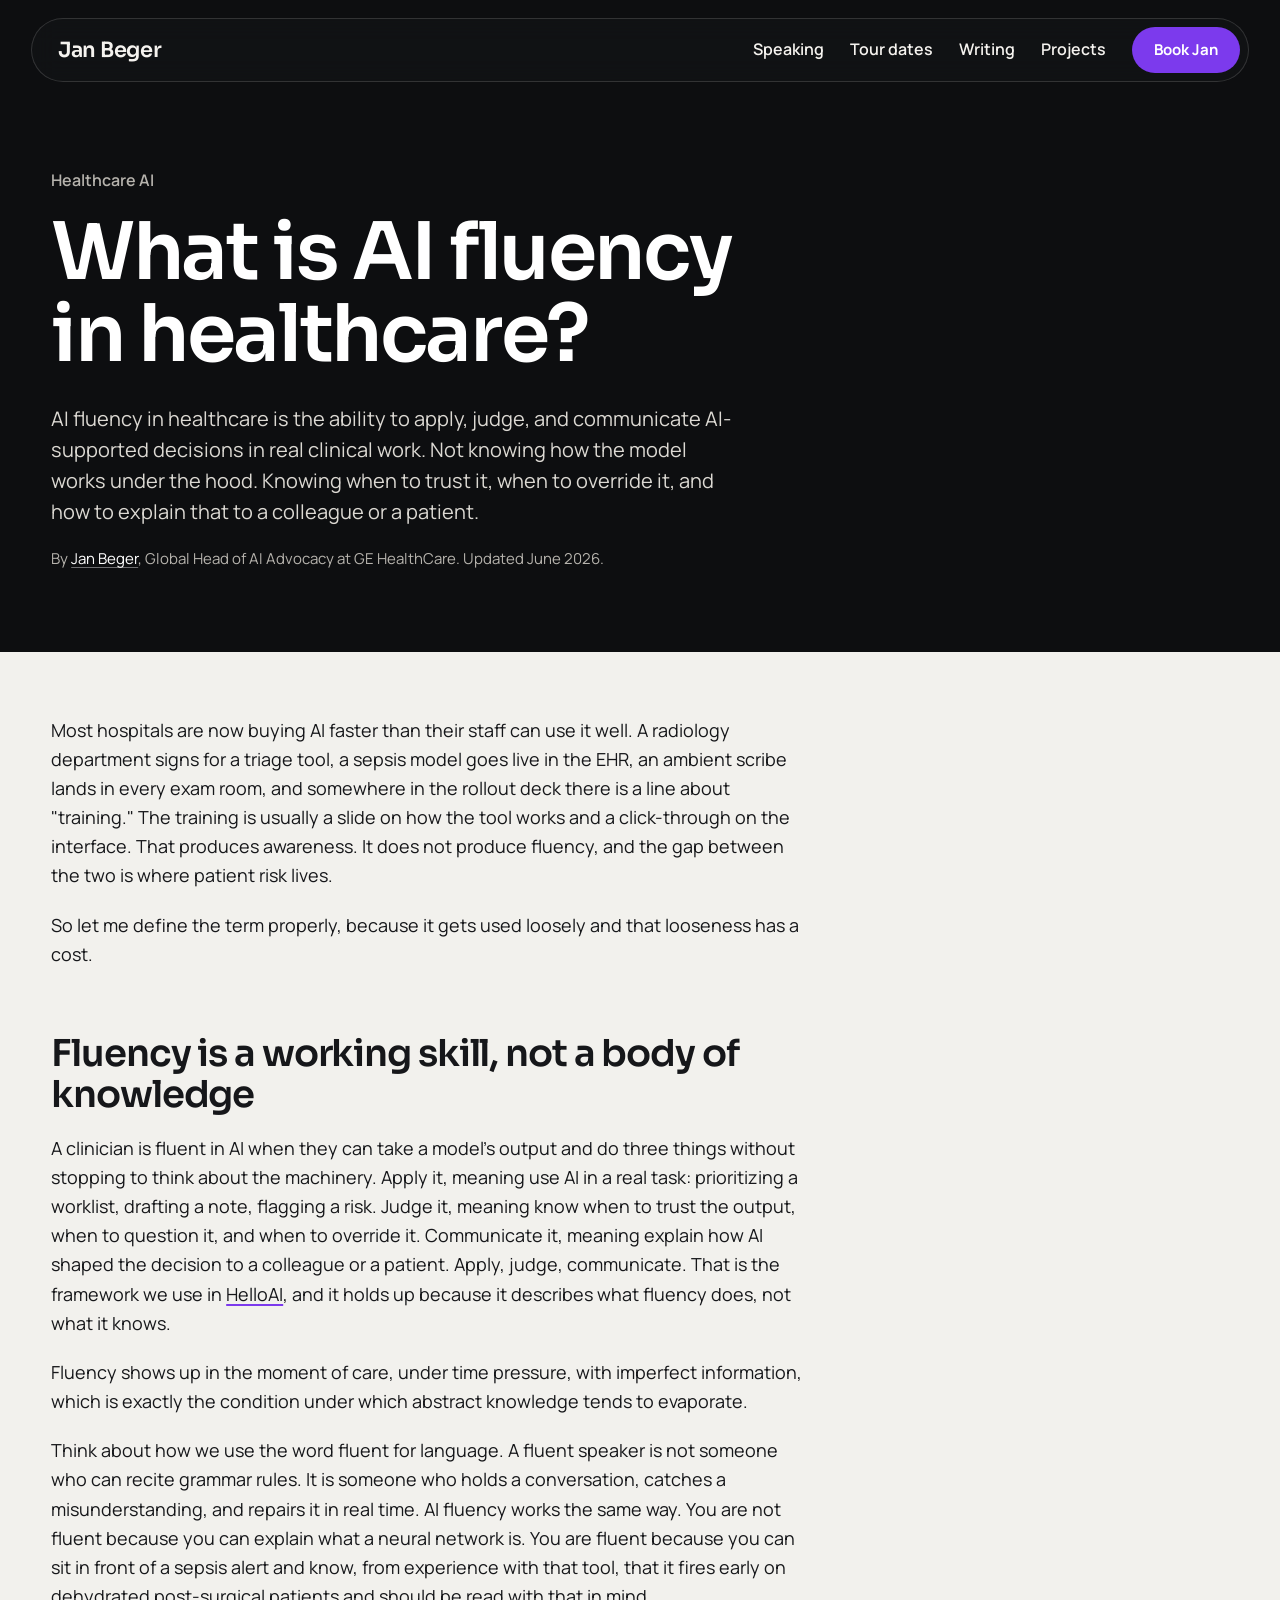
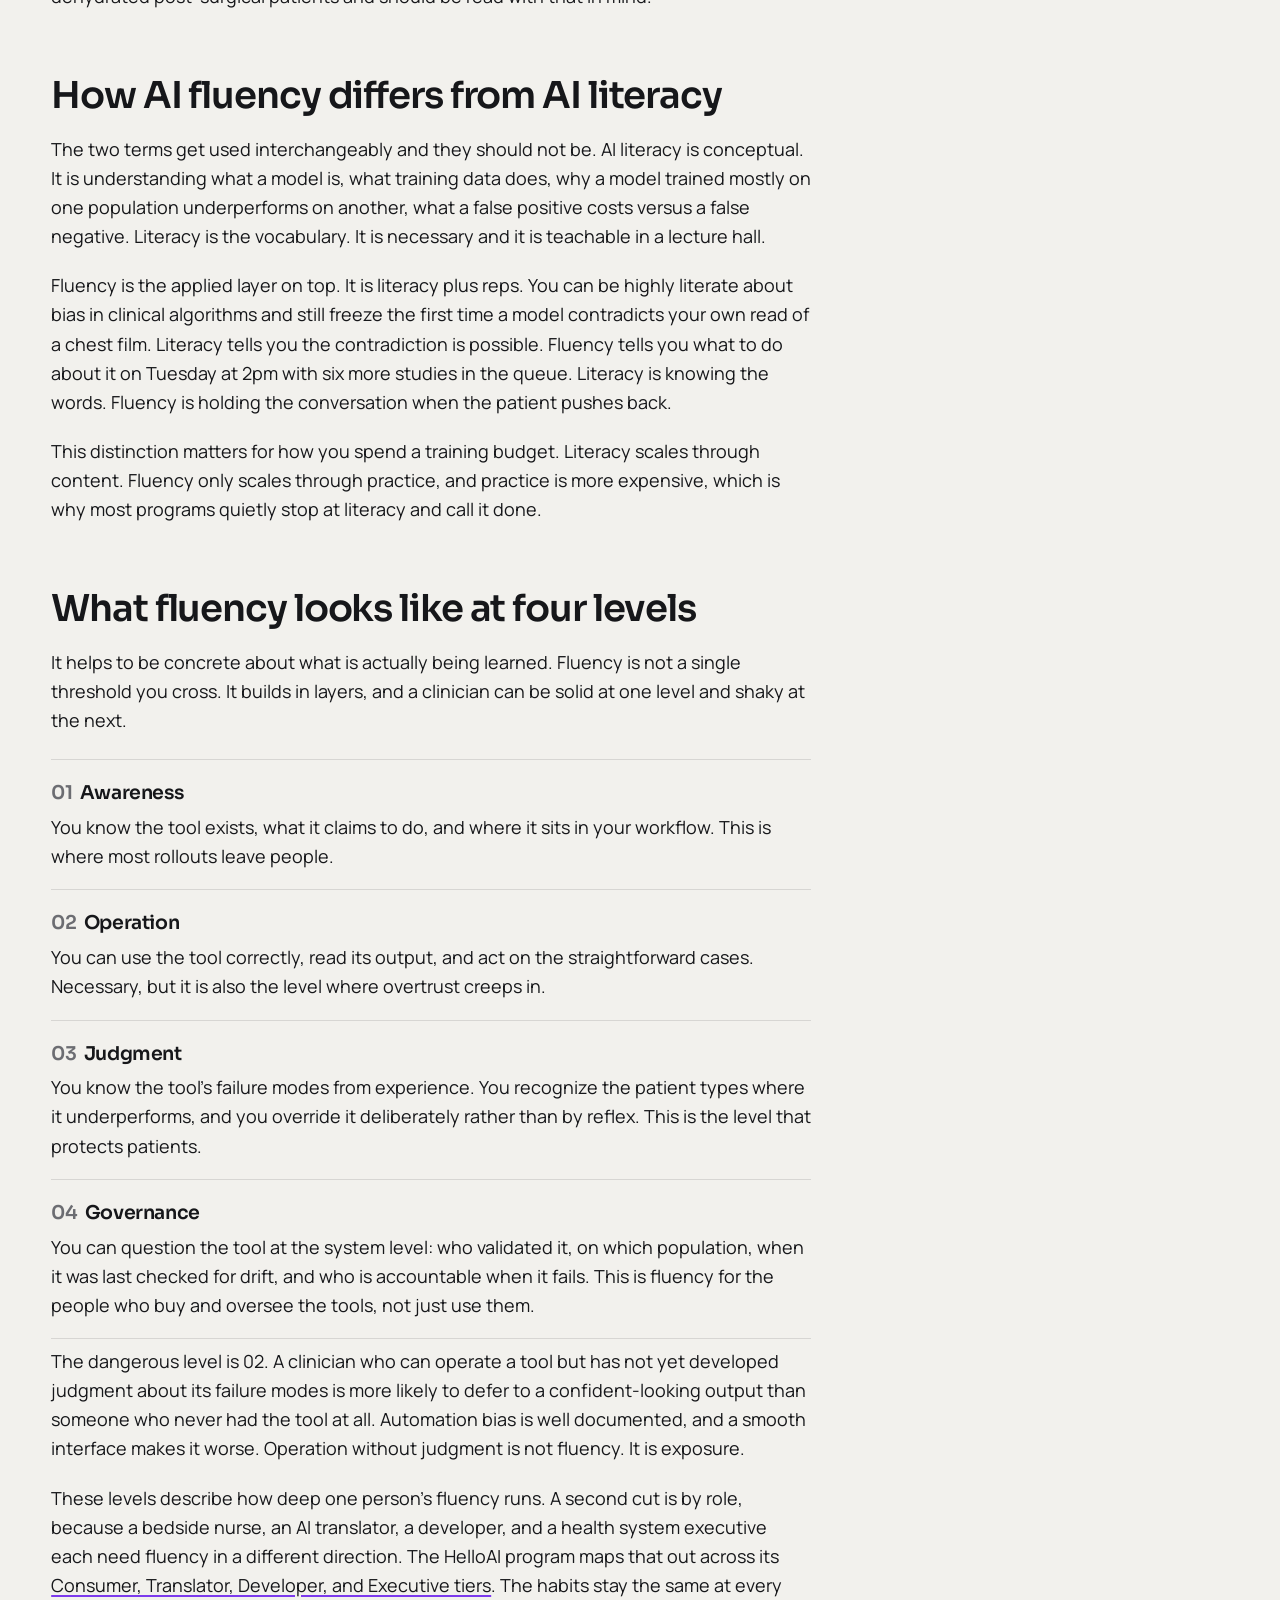
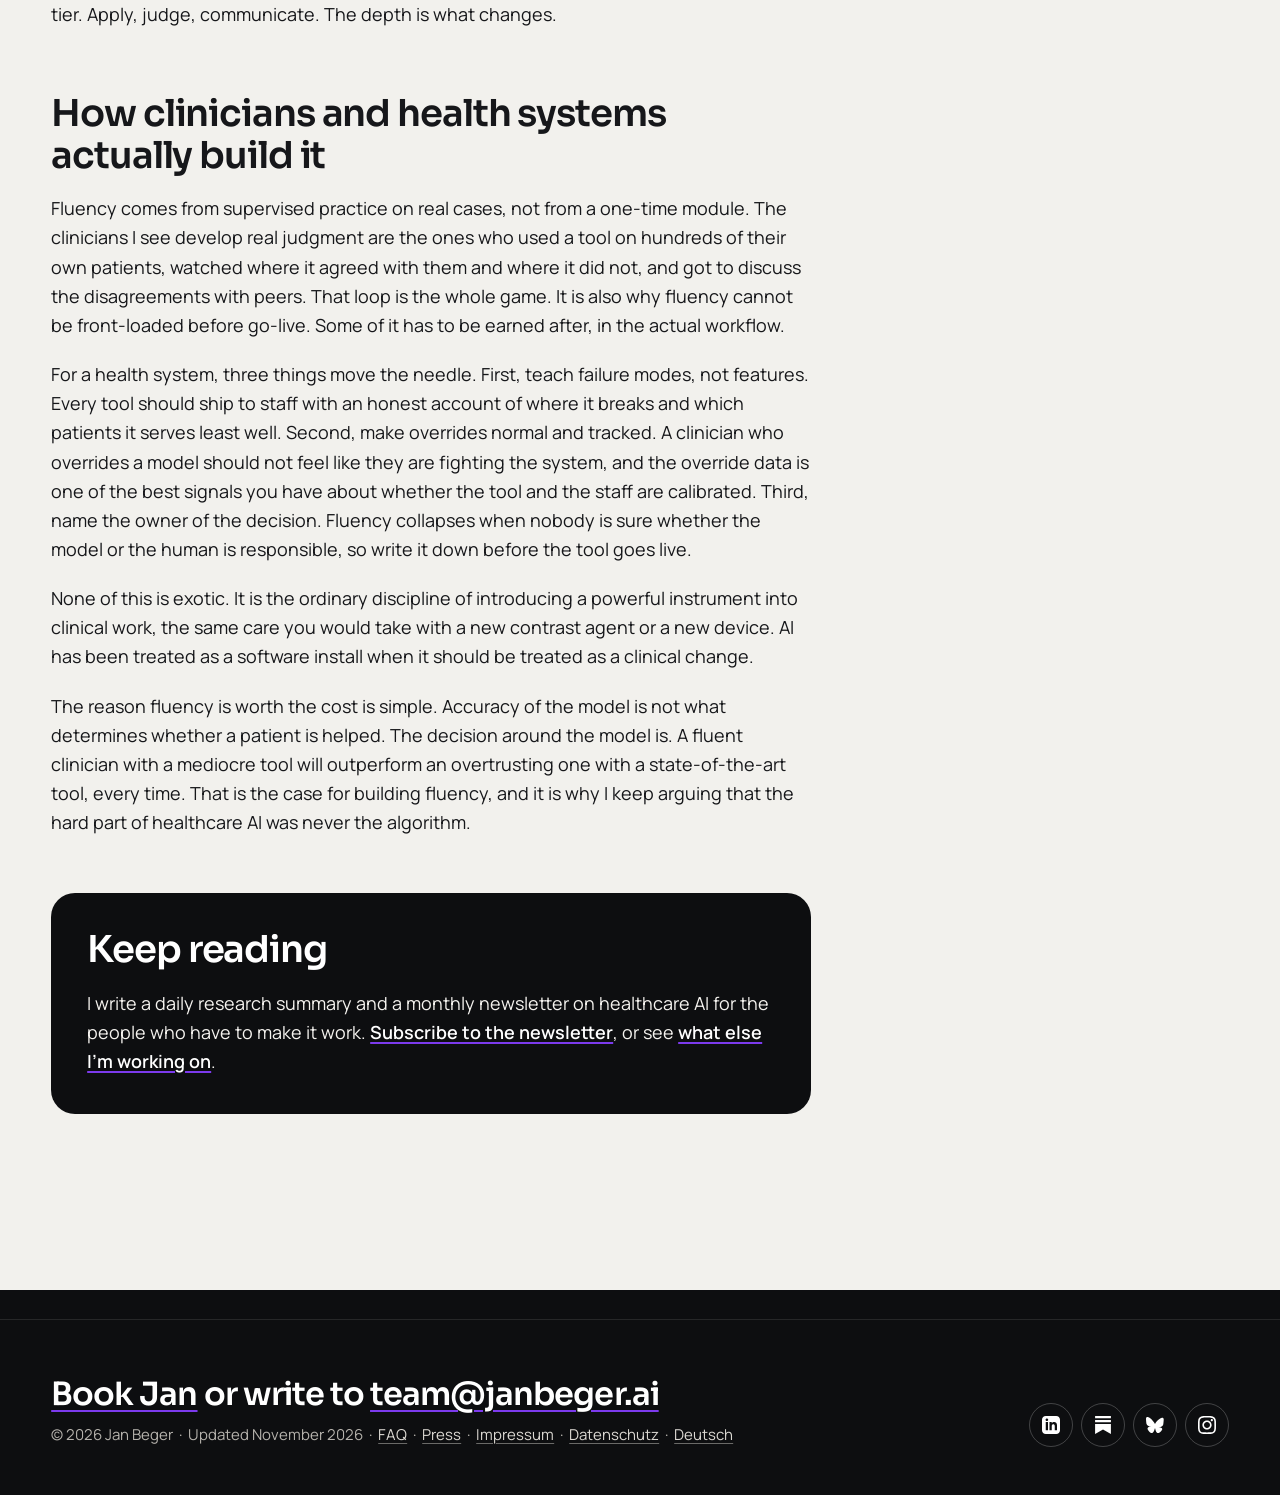
<file: ai-fluency-in-healthcare/index.html>
<!doctype html>
<html lang="en">
<head>
<meta charset="utf-8" />
<meta name="viewport" content="width=device-width,initial-scale=1" />
<meta name="color-scheme" content="light" />
<link rel="icon" href="/favicon.svg" type="image/svg+xml" />
<link rel="icon" href="/favicon-32.png" type="image/png" sizes="32x32" />
<link rel="apple-touch-icon" sizes="180x180" href="/apple-touch-icon.png" />
<link rel="manifest" href="/site.webmanifest" />
<meta name="apple-mobile-web-app-title" content="Jan Beger" />
<title>What Is AI Fluency in Healthcare? · Jan Beger</title>
<meta name="description" content="AI fluency in healthcare is the ability to apply, judge, and communicate AI-supported decisions in real clinical work. Here is what it means, how it differs from AI literacy, and how clinicians and health systems actually build it." />
<link rel="canonical" href="https://janbeger.ai/ai-fluency-in-healthcare/" />

<meta property="og:title" content="What Is AI Fluency in Healthcare?" />
<meta property="og:description" content="Fluency is not knowing how a model works. It is knowing when to trust it, when to override it, and who owns the decision. A practitioner's definition." />
<meta property="og:url" content="https://janbeger.ai/ai-fluency-in-healthcare/" />
<meta property="og:image" content="https://janbeger.ai/assets/og-card-2026.jpg" />
<meta property="og:image:width" content="1200" />
<meta property="og:image:height" content="630" />
<meta property="og:image:alt" content="Jan Beger on stage: Our conversations must move beyond algorithms." />
<meta property="og:type" content="article" />
<meta name="twitter:card" content="summary_large_image" />
<meta name="twitter:title" content="What Is AI Fluency in Healthcare?" />
<meta name="twitter:description" content="Fluency is not knowing how a model works. It is knowing when to trust it, when to override it, and who owns the decision." />
<meta name="twitter:image" content="https://janbeger.ai/assets/og-card-2026.jpg" />


<script type="application/ld+json">
{
  "@context": "https://schema.org",
  "@type": "Article",
  "headline": "What Is AI Fluency in Healthcare?",
  "alternativeHeadline": "AI Fluency in Healthcare: A Practitioner's Definition",
  "description": "AI fluency in healthcare is the ability to apply, judge, and communicate AI-supported decisions in real clinical work. How it differs from AI literacy, and how clinicians and health systems build it.",
  "datePublished": "2026-06-16",
  "dateModified": "2026-06-16",
  "inLanguage": "en",
  "image": "https://janbeger.ai/assets/og-card.jpg",
  "url": "https://janbeger.ai/ai-fluency-in-healthcare/",
  "mainEntityOfPage": "https://janbeger.ai/ai-fluency-in-healthcare/",
  "about": [
    "AI fluency in healthcare",
    "AI literacy in healthcare",
    "clinical AI adoption",
    "healthcare AI education"
  ],
  "author": {
    "@type": "Person",
    "@id": "https://janbeger.ai/#jan",
    "name": "Jan Beger",
    "url": "https://janbeger.ai/",
    "jobTitle": "Global Head of AI Advocacy, GE HealthCare",
    "sameAs": [
      "https://www.linkedin.com/in/janbeger",
      "https://janbeger.substack.com",
      "https://research.gehealthcare.com/about/"
    ]
  },
  "publisher": { "@id": "https://janbeger.ai/#jan" }
}
</script>

<script type="application/ld+json">
{
  "@context": "https://schema.org",
  "@type": "FAQPage",
  "mainEntity": [
    {
      "@type": "Question",
      "name": "What is AI fluency in healthcare?",
      "acceptedAnswer": {
        "@type": "Answer",
        "text": "AI fluency in healthcare is the ability to apply, judge, and communicate AI-supported decisions in real clinical work. A fluent clinician can use AI in a real task, judge when its output should be trusted or overridden, and explain how AI shaped the decision to a colleague or a patient."
      }
    },
    {
      "@type": "Question",
      "name": "How is AI fluency different from AI literacy?",
      "acceptedAnswer": {
        "@type": "Answer",
        "text": "AI literacy is understanding the concepts: what a model is, what training data does, why bias happens. Fluency is the working skill of applying that understanding at the point of care, under time pressure, with a patient in front of you. Literacy is knowing the vocabulary. Fluency is holding the conversation."
      }
    },
    {
      "@type": "Question",
      "name": "How do clinicians build AI fluency?",
      "acceptedAnswer": {
        "@type": "Answer",
        "text": "Clinicians build fluency by using real tools on real cases, learning each tool's failure modes, practicing when to override the output, and working inside clear rules about who owns the final decision. Lectures alone do not produce fluency. Supervised practice does."
      }
    }
  ]
}
</script>


<link rel="preload" href="/assets/fonts/sora-latin-wght-normal.woff2" as="font" type="font/woff2" crossorigin />
<link rel="preload" href="/assets/fonts/manrope-latin-wght-normal.woff2" as="font" type="font/woff2" crossorigin />
<link rel="stylesheet" href="/assets/fonts/fonts.css" />
<style>
  :root{
    --bg:     #faf7f1;
    --bg-2:   #f1ebe0;
    --ink:    #221c17;
    --ink-2:  #736a60;
    --ink-3:  #8b8278;
    --rule:   rgba(34,28,23,0.09);
    --accent: #7c3aed;
    --sans:   "Inter", system-ui, -apple-system, BlinkMacSystemFont, "Segoe UI", sans-serif;
    --display:"Space Grotesk", "Inter", system-ui, sans-serif;
  }
  *{ box-sizing:border-box; }
  html{ -webkit-text-size-adjust:100%; }
  body{
    margin:0;
    background:var(--bg);
    color:var(--ink);
    font-family:var(--sans);
    font-size:19px;
    line-height:1.65;
    -webkit-font-smoothing:antialiased;
  }
  .wrap{
    max-width:720px;
    margin:0 auto;
    padding:48px 24px 96px;
  }
  .back{
    display:inline-block;
    margin-bottom:40px;
    color:var(--ink-2);
    text-decoration:none;
    font-size:15px;
    font-weight:500;
  }
  .back:hover{ color:var(--accent); }
  .kicker{
    font-family:var(--display);
    text-transform:uppercase;
    letter-spacing:.12em;
    font-size:13px;
    font-weight:600;
    color:var(--accent);
    margin-bottom:14px;
  }
  h1{
    font-family:var(--display);
    font-weight:700;
    font-size:clamp(30px,5vw,44px);
    line-height:1.12;
    letter-spacing:-0.01em;
    margin:0 0 18px;
  }
  .standfirst{
    font-size:21px;
    line-height:1.55;
    color:var(--ink-2);
    margin:0 0 14px;
  }
  .byline{
    font-size:15px;
    color:var(--ink-3);
    margin:0 0 40px;
    padding-bottom:28px;
    border-bottom:1px solid var(--rule);
  }
  .byline a{ color:var(--ink-2); }
  h2{
    font-family:var(--display);
    font-weight:600;
    font-size:25px;
    line-height:1.2;
    letter-spacing:-0.01em;
    margin:48px 0 14px;
  }
  p{ margin:0 0 20px; }
  a{ color:var(--accent); text-decoration:underline; text-underline-offset:2px; }
  strong{ font-weight:600; }
  .levels{
    margin:24px 0 8px;
    padding:0;
    list-style:none;
    border-top:1px solid var(--rule);
  }
  .levels li{
    padding:18px 0;
    border-bottom:1px solid var(--rule);
  }
  .levels .lab{
    font-family:var(--display);
    font-weight:600;
    font-size:17px;
    color:var(--ink);
    display:block;
    margin-bottom:4px;
  }
  .levels .lab span{ color:var(--accent); }
  .levels p{ margin:0; font-size:18px; color:var(--ink-2); }
  .endcard{
    margin-top:56px;
    padding:28px 28px 30px;
    background:var(--bg-2);
    border-radius:14px;
  }
  .endcard h2{ margin-top:0; }
  .endcard p{ margin-bottom:0; color:var(--ink-2); font-size:18px; }
  .endcard a{ font-weight:600; }
  footer{
    margin-top:64px;
    padding-top:28px;
    border-top:1px solid var(--rule);
    font-size:14px;
    color:var(--ink-3);
  }
  footer a{ color:var(--ink-2); text-decoration:none; }
  footer a:hover{ color:var(--accent); }

  /* ============ ARENA THEME (matches homepage, 2026-11-02) ============ */
  :root{
    --bg:#f2f1ed; --bg-2:#ffffff; --card:#ffffff;
    --ink:#16171a; --ink-2:#3c3e44; --ink-3:#5b5d63;
    --paper:#f2f1ed; --paper-ink:#16171a;
    --rule:rgba(22,23,26,0.14); --line-strong:rgba(22,23,26,0.4);
    --accent:#6d28d9; --accent-hover:#5b21b6; --orange:#7c3aed; --night:#0d0e10;
    --sans:"Manrope",system-ui,-apple-system,"Segoe UI",sans-serif;
    --display:"Sora",system-ui,-apple-system,"Segoe UI",sans-serif;
  }
  html{ background:var(--bg); }
  body{ background:var(--bg); color:var(--ink); font-family:var(--sans); font-size:18px; line-height:1.62; }
  ::selection{ background:var(--orange); color:#fff; }
  :focus-visible{ outline-color:var(--orange); }
  h1, h2, .name, .events .when{ font-family:var(--display); text-transform:none; letter-spacing:-0.005em; }
  h1{ font-weight:300; font-size:clamp(48px,7vw,92px); line-height:1.0; text-wrap:balance; }
  h2{ font-weight:400; font-size:clamp(34px,3.6vw,48px); line-height:1.08; }
  .kicker, .hint, .detail-row .label, dl.facts dt{ text-transform:none; letter-spacing:0; }
  .kicker{ display:flex; align-items:center; gap:14px; font-size:15px; font-weight:700; color:var(--accent); }
  .kicker::before{ content:""; width:40px; height:3px; background:var(--orange); }
  .lede, .standfirst{ color:var(--ink-2); font-size:20px; }
  a:hover{ color:var(--accent); }
  /* back buttons */
  nav.top a.back, .back{ border:1.5px solid var(--line-strong); color:var(--ink); }
  nav.top a.back:hover, .back:hover{ border-color:var(--orange); color:var(--accent); }
  /* buttons */
  .btn-primary{ background:var(--orange); color:#fff; }
  .btn-primary:hover{ background:#6d28d9; color:#fff; }
  .btn-ghost, figure.shot .dl, .formats li{ border:1.5px solid var(--line-strong); color:var(--ink); }
  /* faq */
  .faq-item summary{ font-family:var(--display); font-weight:500; font-size:clamp(24px,2.6vw,30px); line-height:1.2; }
  .faq-item summary::after{ border-color:var(--line-strong); color:var(--accent); font-family:var(--sans); }
  .faq-a{ font-size:18px; }
  /* press */
  figure.shot{ background:var(--card); border-radius:14px; overflow:hidden; }
  figure.shot figcaption{ font-size:15px; color:var(--ink-2); }
  dl.facts dt{ font-size:15px; color:var(--ink-3); }
  .photo-note{ font-size:15px; color:var(--ink-3); }
  /* speaker page */
  .events .when{ font-size:30px; font-weight:400; line-height:1.1; }
  .events li:first-child .when{ color:var(--accent); }
  .events .what .where{ color:var(--ink-2); }
  ul.topics .t{ font-family:var(--display); font-weight:500; font-size:28px; line-height:1.15; }
  .endcard{ background:var(--night); color:#f5f3ef; border-radius:20px; }
  .endcard h2, .endcard p{ color:#f5f3ef; }
  .endcard h2{ font-weight:300; }
  .endcard a{ color:#fff; text-decoration-color:var(--orange); }
  .endcard a:hover{ color:#c4b5fd; }
  /* card */
  .avatar{ border-color:var(--orange); }
  .name{ font-weight:300; font-size:clamp(48px,13vw,68px); line-height:1.0; }
  .name .accent{ color:var(--accent); font-style:italic; }
  .events .what .name{ font-family:var(--sans); font-weight:700; letter-spacing:0; }
  .role{ font-size:16px; }
  .qr-wrap{ box-shadow:0 0 0 1px var(--rule), 0 18px 40px rgba(22,23,26,0.08); }
  .hint{ font-size:15px; color:var(--accent); }
  .detail-row .label{ font-size:14px; color:var(--ink-3); }
  .detail-row a{ font-size:17px; }
  /* footers */
  footer.kit, footer{ font-size:15px; color:var(--ink-3); }
  footer.kit a, footer a{ color:var(--ink-2); }

  /* ============ TYPE v3 (2026-11-02 12:35): Sora display, no italic accents ============ */
  :root{ --display:"Sora",system-ui,-apple-system,"Segoe UI",sans-serif; }
  h1, h2, .name, .events .when{ font-family:var(--display); font-weight:600; letter-spacing:-0.03em; }
  h1{ font-size:clamp(38px,5.4vw,70px); line-height:1.06; }
  h2{ font-size:clamp(28px,2.9vw,38px); line-height:1.12; }
  .faq-item summary{ font-family:var(--display); font-weight:600; font-size:clamp(19px,2vw,23px); letter-spacing:-0.02em; }
  .events .when{ font-size:23px; }
  ul.topics .t{ font-family:var(--display); font-weight:600; font-size:22px; letter-spacing:-0.02em; }
  .endcard h2{ font-weight:600; }
  .name{ font-size:clamp(38px,10vw,52px); }
  .name .accent{ font-style:normal; color:var(--accent); }

  /* ============ AI FLUENCY page fit (2026-11-02) ============ */
  .wrap{ max-width: 760px; }
  .back{ display: inline-flex; align-items: center; min-height: 40px; padding: 0 16px; border-radius: 999px; font-size: 15px; font-weight: 600; text-decoration: none; }
  h1{ font-size: clamp(36px, 5vw, 60px); }
  .wrap > h2{ font-size: clamp(24px, 2.4vw, 30px); margin-top: 56px; }
  .standfirst{ font-size: 21px; color: var(--ink-2); }
  .byline{ font-size: 15px; color: var(--ink-3); border-bottom-color: var(--rule); }
  .levels{ border-top-color: var(--rule); }
  .levels li{ border-bottom-color: var(--rule); }
  .levels .lab{ font-family: var(--display); font-weight: 600; font-size: 19px; letter-spacing: -0.02em; }
  .levels .lab span{ color: var(--ink-3); }
  .levels p{ color: var(--ink-2); }
  .endcard{ padding: 36px 36px 38px; }
  .endcard h2{ font-size: clamp(26px, 2.6vw, 34px); }
  .endcard p{ color: #dcd9d3; }
</style>
<!-- Privacy-friendly analytics by Plausible -->
<script async src="https://plausible.io/js/pa-Xg3IjPylJhQx44exYq6mF.js"></script>
<script>
  window.plausible=window.plausible||function(){(plausible.q=plausible.q||[]).push(arguments)},plausible.init=plausible.init||function(i){plausible.o=i||{}};
  plausible.init()
</script>
<link rel="stylesheet" href="/assets/subpage.css" />
</head>
<body class="v4">
<nav class="site" aria-label="Main">
  <div class="row">
    <a class="wordmark" href="/">Jan Beger</a>
    <div class="links"><a href="/#speaking-track">Speaking</a><a href="/#events">Tour dates</a><a href="/#writing-track">Writing</a><a href="/#projects-track">Projects</a></div>
    <a class="nav-book" href="/#speaking">Book Jan</a>
    <button type="button" class="menu-btn" aria-expanded="false" aria-controls="mobile-menu" aria-label="Open menu" data-open="Open menu" data-close="Close menu"><svg viewBox="0 0 24 24" fill="none" stroke="currentColor" stroke-width="2" stroke-linecap="round" aria-hidden="true"><path class="l1" d="M4 8h16"/><path class="l2" d="M4 16h16"/></svg></button>
  </div>
  <div class="mobile-menu" id="mobile-menu" hidden>
    <a href="/#speaking-track">Speaking</a>
    <a href="/#events">Tour dates</a>
    <a href="/#writing-track">Writing</a>
    <a href="/#projects-track">Projects</a>
    <a class="mm-book" href="/#speaking">Book Jan</a>
  </div>
</nav>
<header class="ph">
  <div class="ph-inner">
    <p class="ph-kicker">Healthcare AI</p>
    <h1>What is AI fluency in healthcare?</h1>
    <p class="ph-lede">AI fluency in healthcare is the ability to apply, judge, and communicate AI-supported decisions in real clinical work. Not knowing how the model works under the hood. Knowing when to trust it, when to override it, and how to explain that to a colleague or a patient.</p>
    <p class="ph-byline">By <a href="https://janbeger.ai/">Jan Beger</a>, Global Head of AI Advocacy at GE HealthCare. Updated June 2026.</p>
  </div>
</header>
<main class="page">
  <article class="wrap">

    <p>Most hospitals are now buying AI faster than their staff can use it well. A radiology department signs for a triage tool, a sepsis model goes live in the EHR, an ambient scribe lands in every exam room, and somewhere in the rollout deck there is a line about "training." The training is usually a slide on how the tool works and a click-through on the interface. That produces awareness. It does not produce fluency, and the gap between the two is where patient risk lives.</p>

    <p>So let me define the term properly, because it gets used loosely and that looseness has a cost.</p>

    <h2>Fluency is a working skill, not a body of knowledge</h2>

    <p>A clinician is fluent in AI when they can take a model's output and do three things without stopping to think about the machinery. Apply it, meaning use AI in a real task: prioritizing a worklist, drafting a note, flagging a risk. Judge it, meaning know when to trust the output, when to question it, and when to override it. Communicate it, meaning explain how AI shaped the decision to a colleague or a patient. Apply, judge, communicate. That is the framework we use in <a href="https://helloaiprofessional.com/context-preview">HelloAI</a>, and it holds up because it describes what fluency does, not what it knows.</p>

    <p>Fluency shows up in the moment of care, under time pressure, with imperfect information, which is exactly the condition under which abstract knowledge tends to evaporate.</p>

    <p>Think about how we use the word fluent for language. A fluent speaker is not someone who can recite grammar rules. It is someone who holds a conversation, catches a misunderstanding, and repairs it in real time. AI fluency works the same way. You are not fluent because you can explain what a neural network is. You are fluent because you can sit in front of a sepsis alert and know, from experience with that tool, that it fires early on dehydrated post-surgical patients and should be read with that in mind.</p>

    <h2>How AI fluency differs from AI literacy</h2>

    <p>The two terms get used interchangeably and they should not be. AI literacy is conceptual. It is understanding what a model is, what training data does, why a model trained mostly on one population underperforms on another, what a false positive costs versus a false negative. Literacy is the vocabulary. It is necessary and it is teachable in a lecture hall.</p>

    <p>Fluency is the applied layer on top. It is literacy plus reps. You can be highly literate about bias in clinical algorithms and still freeze the first time a model contradicts your own read of a chest film. Literacy tells you the contradiction is possible. Fluency tells you what to do about it on Tuesday at 2pm with six more studies in the queue. Literacy is knowing the words. Fluency is holding the conversation when the patient pushes back.</p>

    <p>This distinction matters for how you spend a training budget. Literacy scales through content. Fluency only scales through practice, and practice is more expensive, which is why most programs quietly stop at literacy and call it done.</p>

    <h2>What fluency looks like at four levels</h2>

    <p>It helps to be concrete about what is actually being learned. Fluency is not a single threshold you cross. It builds in layers, and a clinician can be solid at one level and shaky at the next.</p>

    <ul class="levels">
      <li>
        <span class="lab"><span>01</span> &nbsp;Awareness</span>
        <p>You know the tool exists, what it claims to do, and where it sits in your workflow. This is where most rollouts leave people.</p>
      </li>
      <li>
        <span class="lab"><span>02</span> &nbsp;Operation</span>
        <p>You can use the tool correctly, read its output, and act on the straightforward cases. Necessary, but it is also the level where overtrust creeps in.</p>
      </li>
      <li>
        <span class="lab"><span>03</span> &nbsp;Judgment</span>
        <p>You know the tool's failure modes from experience. You recognize the patient types where it underperforms, and you override it deliberately rather than by reflex. This is the level that protects patients.</p>
      </li>
      <li>
        <span class="lab"><span>04</span> &nbsp;Governance</span>
        <p>You can question the tool at the system level: who validated it, on which population, when it was last checked for drift, and who is accountable when it fails. This is fluency for the people who buy and oversee the tools, not just use them.</p>
      </li>
    </ul>

    <p>The dangerous level is 02. A clinician who can operate a tool but has not yet developed judgment about its failure modes is more likely to defer to a confident-looking output than someone who never had the tool at all. Automation bias is well documented, and a smooth interface makes it worse. Operation without judgment is not fluency. It is exposure.</p>

    <p>These levels describe how deep one person's fluency runs. A second cut is by role, because a bedside nurse, an AI translator, a developer, and a health system executive each need fluency in a different direction. The HelloAI program maps that out across its <a href="https://helloaiprofessional.com/context-preview">Consumer, Translator, Developer, and Executive tiers</a>. The habits stay the same at every tier. Apply, judge, communicate. The depth is what changes.</p>

    <h2>How clinicians and health systems actually build it</h2>

    <p>Fluency comes from supervised practice on real cases, not from a one-time module. The clinicians I see develop real judgment are the ones who used a tool on hundreds of their own patients, watched where it agreed with them and where it did not, and got to discuss the disagreements with peers. That loop is the whole game. It is also why fluency cannot be front-loaded before go-live. Some of it has to be earned after, in the actual workflow.</p>

    <p>For a health system, three things move the needle. First, teach failure modes, not features. Every tool should ship to staff with an honest account of where it breaks and which patients it serves least well. Second, make overrides normal and tracked. A clinician who overrides a model should not feel like they are fighting the system, and the override data is one of the best signals you have about whether the tool and the staff are calibrated. Third, name the owner of the decision. Fluency collapses when nobody is sure whether the model or the human is responsible, so write it down before the tool goes live.</p>

    <p>None of this is exotic. It is the ordinary discipline of introducing a powerful instrument into clinical work, the same care you would take with a new contrast agent or a new device. AI has been treated as a software install when it should be treated as a clinical change.</p>

    <p>The reason fluency is worth the cost is simple. Accuracy of the model is not what determines whether a patient is helped. The decision around the model is. A fluent clinician with a mediocre tool will outperform an overtrusting one with a state-of-the-art tool, every time. That is the case for building fluency, and it is why I keep arguing that the hard part of healthcare AI was never the algorithm.</p>

    <div class="endcard">
      <h2>Keep reading</h2>
      <p>I write a daily research summary and a monthly newsletter on healthcare AI for the people who have to make it work. <a href="https://www.linkedin.com/build-relation/newsletter-follow?entityUrn=7016868239498444800">Subscribe to the newsletter</a>, or see <a href="/">what else I'm working on</a>.</p>
    </div>
  </article>
</main>
<footer class="site">
    <div class="row">
      <div class="foot-main"><p class="foot-cta"><a href="/#speaking">Book Jan</a> or write to <a href="mailto:team@janbeger.ai">team@janbeger.ai</a></p><p class="foot-meta">&copy; <span class="yr" id="yr">2026</span> Jan Beger &nbsp;&middot;&nbsp; Updated November 2026 &nbsp;&middot;&nbsp; <a href="/faq.html">FAQ</a> &nbsp;&middot;&nbsp; <a href="/press.html">Press</a> &nbsp;&middot;&nbsp; <a href="/impressum/">Impressum</a> &nbsp;&middot;&nbsp; <a href="/datenschutz/">Datenschutz</a> &nbsp;&middot;&nbsp; <a href="/ki-keynote-speaker-gesundheitswesen/" hreflang="de" lang="de">Deutsch</a></p></div>
      <div class="icons">
        <a href="https://www.linkedin.com/in/janbeger" target="_blank" rel="noopener" aria-label="LinkedIn"><svg viewBox="0 0 24 24" aria-hidden="true"><path d="M19 0h-14c-2.761 0-5 2.239-5 5v14c0 2.761 2.239 5 5 5h14c2.762 0 5-2.239 5-5v-14c0-2.761-2.238-5-5-5zm-11 19h-3v-11h3v11zm-1.5-12.268c-.966 0-1.75-.79-1.75-1.764s.784-1.764 1.75-1.764 1.75.79 1.75 1.764-.783 1.764-1.75 1.764zm13.5 12.268h-3v-5.604c0-3.368-4-3.113-4 0v5.604h-3v-11h3v1.765c1.396-2.586 7-2.777 7 2.476v6.759z"/></svg></a>
        <a href="https://janbeger.substack.com/" target="_blank" rel="noopener" aria-label="Substack"><svg viewBox="0 0 24 24" aria-hidden="true"><path d="M22.539 8.242H1.46V5.406h21.08v2.836zM1.46 10.812V24L12 18.11 22.54 24V10.812H1.46zM22.54 0H1.46v2.836h21.08V0z"/></svg></a>
        <a href="https://bsky.app/profile/janbeger.bsky.social" target="_blank" rel="noopener" aria-label="Bluesky"><svg viewBox="0 0 24 24" aria-hidden="true"><path d="M12 10.8c-1.087-2.114-4.046-6.053-6.798-7.995C2.566.944 1.561 1.266.902 1.565.139 1.908 0 3.08 0 3.768c0 .69.378 5.65.624 6.479.815 2.736 3.713 3.66 6.383 3.364-3.911.581-7.386 2.005-2.83 7.078 5.013 5.59 6.87-1.197 7.823-4.643.953 3.446 2.05 10.061 7.733 4.643 4.267-4.073.792-5.497-3.119-6.078 2.67.297 5.568-.628 6.383-3.364.246-.829.624-5.79.624-6.48 0-.688-.139-1.86-.902-2.202-.659-.298-1.664-.62-4.3 1.24C16.046 4.747 13.087 8.686 12 10.8z"/></svg></a>
        <a href="https://www.instagram.com/jan.beger/" target="_blank" rel="noopener" aria-label="Instagram"><svg viewBox="0 0 24 24" aria-hidden="true"><path d="M12 2.163c3.204 0 3.584.012 4.85.07 3.252.148 4.771 1.691 4.919 4.919.058 1.265.069 1.645.069 4.849 0 3.205-.012 3.584-.069 4.849-.149 3.225-1.664 4.771-4.919 4.919-1.266.058-1.644.07-4.85.07-3.204 0-3.584-.012-4.849-.07-3.26-.149-4.771-1.699-4.919-4.92-.058-1.265-.07-1.644-.07-4.849 0-3.204.013-3.583.07-4.849.149-3.227 1.664-4.771 4.919-4.919 1.266-.057 1.645-.069 4.849-.069zm0-2.163c-3.259 0-3.667.014-4.947.072-4.358.2-6.78 2.618-6.98 6.98-.059 1.281-.073 1.689-.073 4.948 0 3.259.014 3.668.072 4.948.2 4.358 2.618 6.78 6.98 6.98 1.281.058 1.689.072 4.948.072 3.259 0 3.668-.014 4.948-.072 4.354-.2 6.782-2.618 6.979-6.98.059-1.28.073-1.689.073-4.948 0-3.259-.014-3.667-.072-4.947-.196-4.354-2.617-6.78-6.979-6.98-1.281-.059-1.69-.073-4.949-.073zm0 5.838c-3.403 0-6.162 2.759-6.162 6.162s2.759 6.163 6.162 6.163 6.162-2.759 6.162-6.163c0-3.403-2.759-6.162-6.162-6.162zm0 10.162c-2.209 0-4-1.79-4-4 0-2.209 1.791-4 4-4s4 1.791 4 4c0 2.21-1.791 4-4 4zm6.406-11.845c-.796 0-1.441.645-1.441 1.44s.645 1.44 1.441 1.44c.795 0 1.439-.645 1.439-1.44s-.644-1.44-1.439-1.44z"/></svg></a>
      </div>
    </div>
  </footer>
<script src="/assets/subpage.js" defer></script>
</body>
</html>
</file>
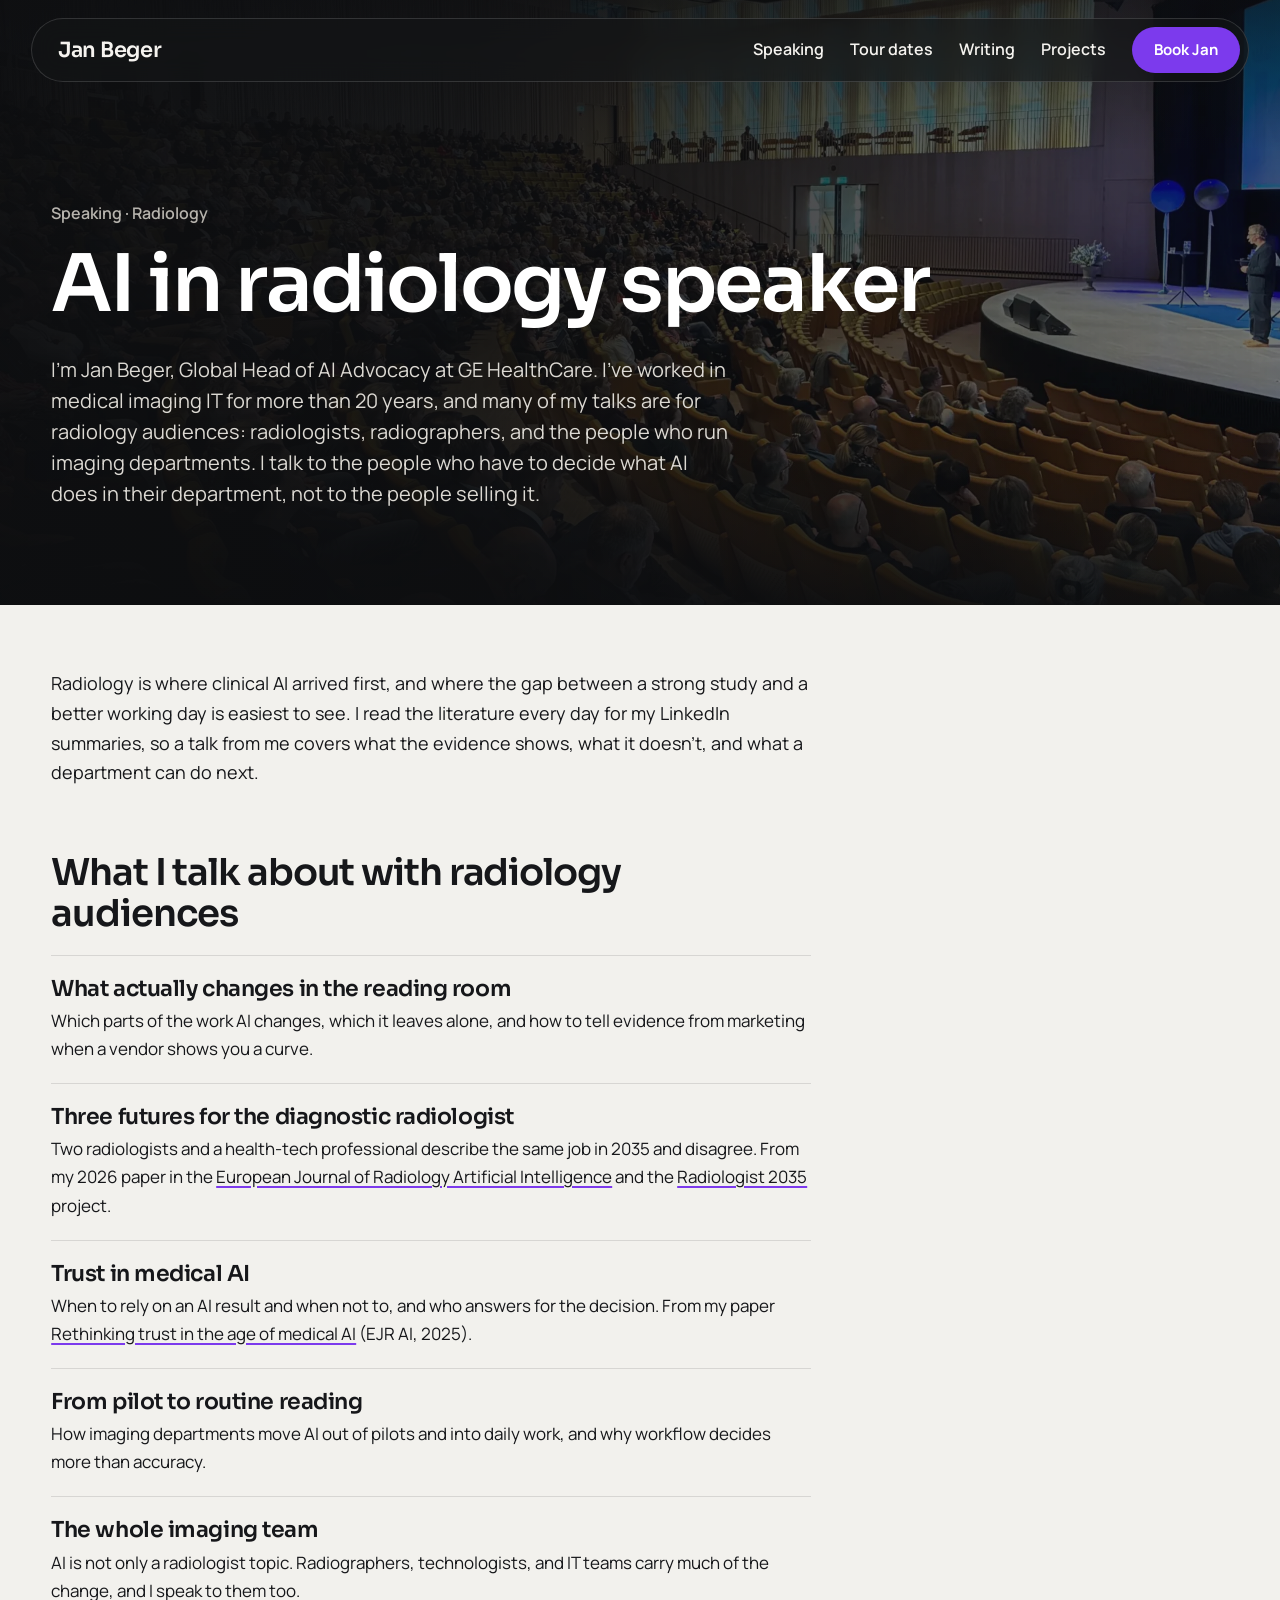
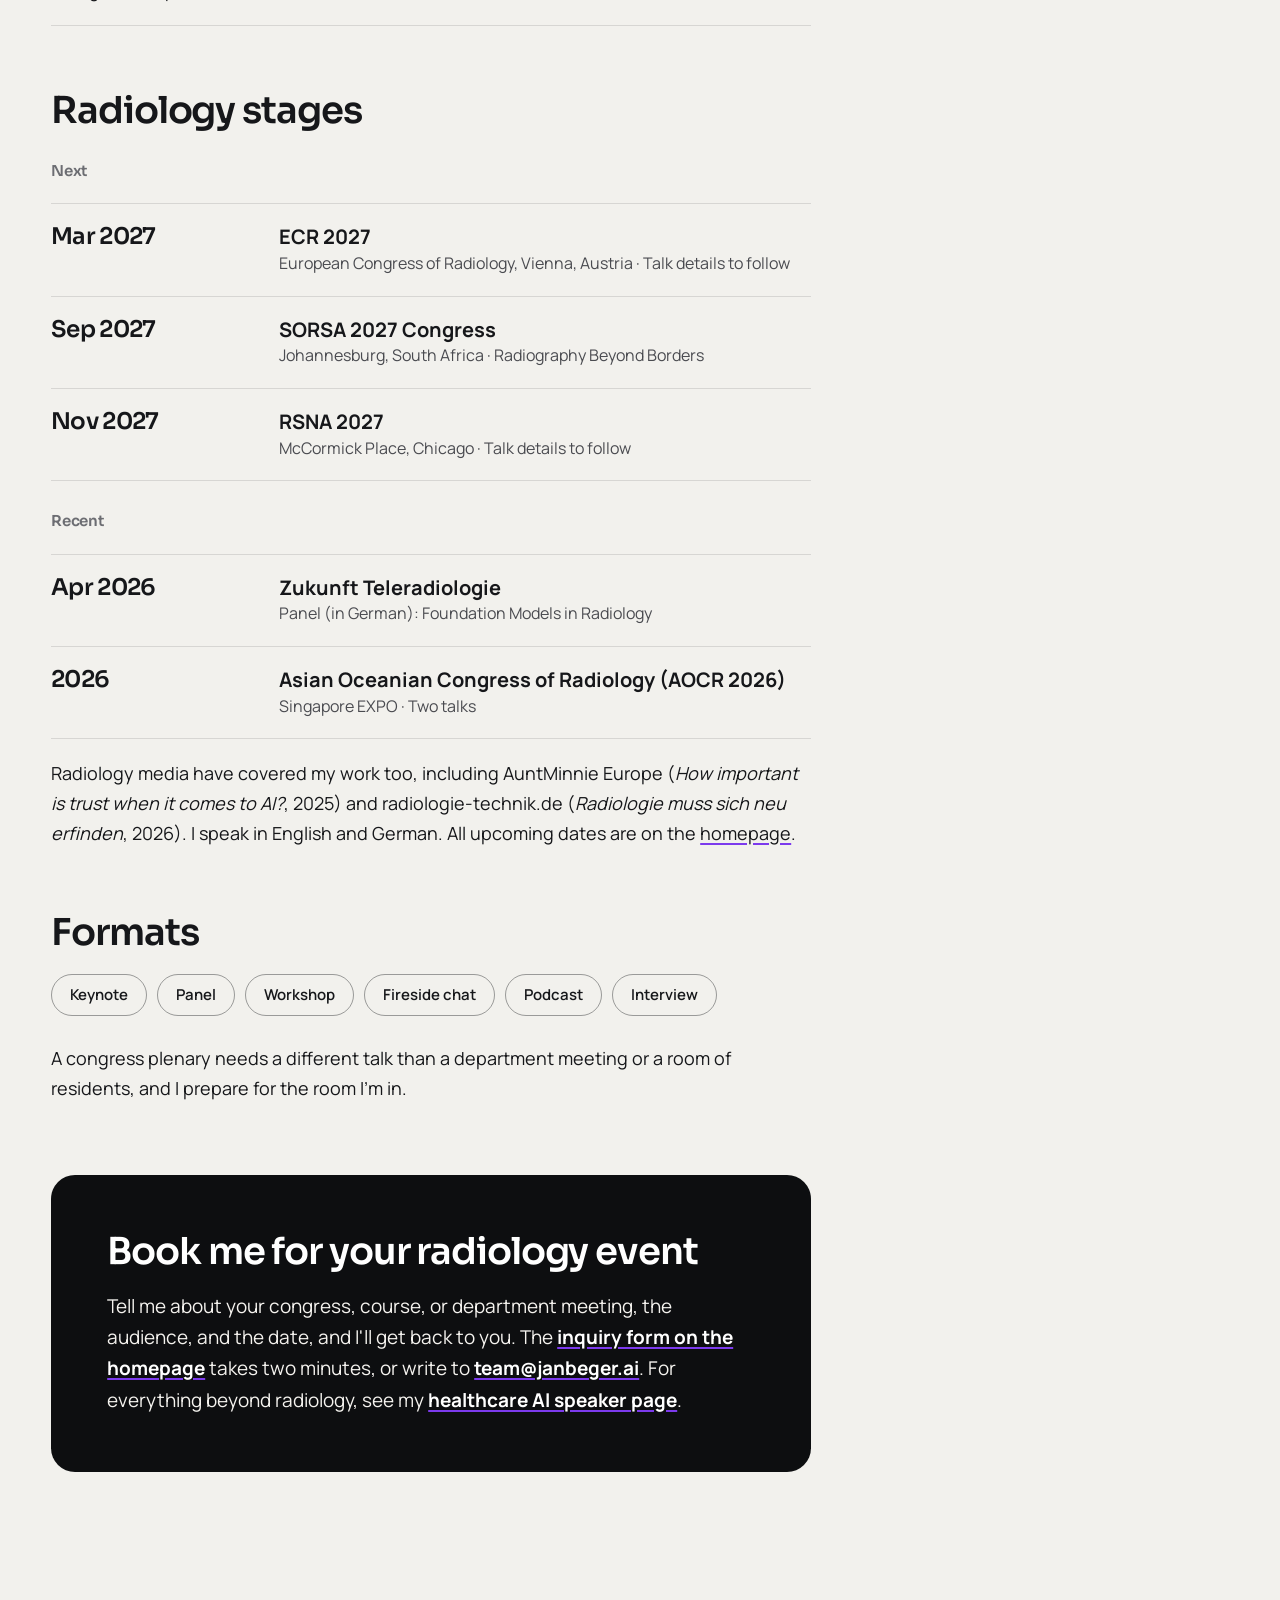
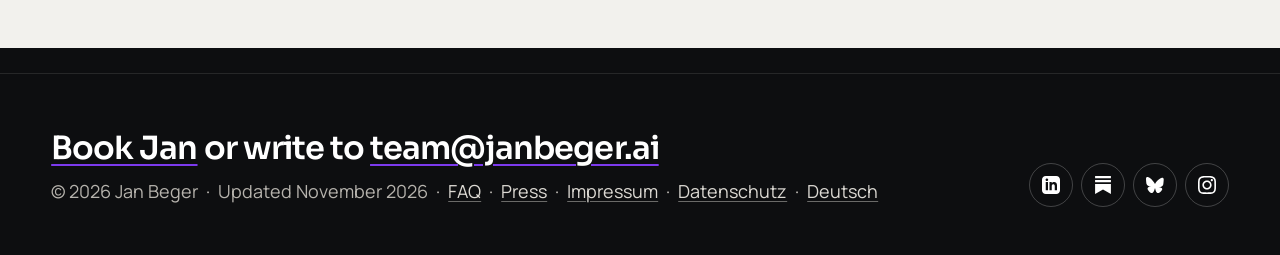
<file: ai-in-radiology-speaker/index.html>
<!doctype html>
<html lang="en">
<head>
<meta charset="utf-8" />
<meta name="viewport" content="width=device-width,initial-scale=1" />
<meta name="color-scheme" content="light">
<meta name="theme-color" content="#f2f1ed" />
<link rel="icon" href="/favicon.svg" type="image/svg+xml" />
<link rel="icon" href="/favicon-32.png" type="image/png" sizes="32x32" />
<link rel="apple-touch-icon" sizes="180x180" href="/apple-touch-icon.png" />
<link rel="manifest" href="/site.webmanifest" />
<meta name="apple-mobile-web-app-title" content="Jan Beger" />
<title>Jan Beger · AI in Radiology Speaker</title>
<meta name="description" content="Jan Beger speaks on AI in radiology for radiologists, radiographers, and imaging leaders: what changes in the reading room, trust in medical AI, and moving from pilot to routine." />
<link rel="canonical" href="https://janbeger.ai/ai-in-radiology-speaker/" />

<meta property="og:title" content="Jan Beger · AI in Radiology Speaker" />
<meta property="og:description" content="Talks on AI in radiology for radiologists, radiographers, and imaging leaders. Topics, radiology stages, and how to book." />
<meta property="og:url" content="https://janbeger.ai/ai-in-radiology-speaker/" />
<meta property="og:image" content="https://janbeger.ai/assets/og-card-2026.jpg" />
<meta property="og:image:width" content="1200" />
<meta property="og:image:height" content="630" />
<meta property="og:image:alt" content="Jan Beger on stage: Our conversations must move beyond algorithms." />
<meta property="og:type" content="profile" />
<meta name="twitter:card" content="summary_large_image" />
<meta name="twitter:title" content="Jan Beger · AI in Radiology Speaker" />
<meta name="twitter:description" content="Talks on AI in radiology for radiologists, radiographers, and imaging leaders. Topics, radiology stages, and how to book." />
<meta name="twitter:image" content="https://janbeger.ai/assets/og-card-2026.jpg" />


<script type="application/ld+json">
{
  "@context": "https://schema.org",
  "@type": "ProfilePage",
  "url": "https://janbeger.ai/ai-in-radiology-speaker/",
  "name": "Jan Beger · AI in Radiology Speaker",
  "inLanguage": "en",
  "mainEntity": {
    "@type": "Person",
    "@id": "https://janbeger.ai/#jan",
    "name": "Jan Beger",
    "url": "https://janbeger.ai/",
    "jobTitle": "Global Head of AI Advocacy, GE HealthCare",
    "description": "AI in radiology speaker. Global Head of AI Advocacy at GE HealthCare with more than 20 years in medical imaging IT.",
    "knowsAbout": [
      "AI in radiology",
      "Medical imaging AI",
      "Radiology workflow",
      "Trust in medical AI",
      "Radiography and AI"
    ],
    "worksFor": {
      "@type": "Organization",
      "name": "GE HealthCare",
      "url": "https://www.gehealthcare.com"
    },
    "sameAs": [
      "https://www.linkedin.com/in/janbeger",
      "https://janbeger.substack.com",
      "https://research.gehealthcare.com/about/",
      "https://bsky.app/profile/janbeger.bsky.social",
      "https://www.instagram.com/jan.beger/",
      "https://www.xing.com/profile/Jan_Beger"
    ]
  }
}
</script>
<link rel="preload" href="/assets/fonts/sora-latin-wght-normal.woff2" as="font" type="font/woff2" crossorigin />
<link rel="preload" href="/assets/fonts/manrope-latin-wght-normal.woff2" as="font" type="font/woff2" crossorigin />
<link rel="stylesheet" href="/assets/fonts/fonts.css" />
<style>
  /* ============ STAGE THEME (matches homepage, 2026-11) ============ */
  :root{
    --bg:#0b0b0c; --bg-2:#121214; --card:#17171a;
    --ink:#f4f1ea; --ink-2:#c9c4ba; --ink-3:#9a958c;
    --paper:#f4f1ea; --paper-ink:#0b0b0c;
    --rule:rgba(244,241,234,0.16);
    --accent:#7c3aed; --accent-hover:#8b5cf6;
    --sans:"Inter Tight",system-ui,-apple-system,BlinkMacSystemFont,"Segoe UI",sans-serif;
    --display:"Anton","Impact","Arial Narrow",sans-serif;
  }
  *,*::before,*::after{ box-sizing:border-box; }
  html,body{ margin:0; padding:0; }
  html{ background:var(--bg); }
  body{
    background:var(--bg); color:var(--ink); font-family:var(--sans);
    font-size:17px; line-height:1.6; -webkit-font-smoothing:antialiased; text-rendering:optimizeLegibility;
  }
  ::selection{ background:var(--accent); color:var(--paper-ink); }
  img{ display:block; max-width:100%; height:auto; }
  a{ color:var(--ink); transition:color .15s ease, border-color .15s ease, background-color .15s ease; }
  a:hover{ color:var(--accent-hover); }
  :focus-visible{ outline:2px solid var(--accent); outline-offset:3px; }
  .wrap{ max-width:860px; margin:0 auto; padding:28px clamp(20px,4vw,40px) 96px; }
  .back{
    display:inline-flex; align-items:center; min-height:44px; padding:0 18px; margin-bottom:56px; border-radius:999px;
    border:1px solid rgba(244,241,234,0.35); color:var(--ink); text-decoration:none; font-size:15px; font-weight:600;
  }
  .back:hover{ border-color:var(--accent); color:var(--accent); }
  .kicker{ font-size:13px; font-weight:700; letter-spacing:.18em; text-transform:uppercase; color:var(--accent); margin-bottom:16px; }
  h1{ margin:0 0 28px; font-family:var(--display); font-weight:400; text-transform:uppercase; font-size:clamp(52px,9vw,112px); line-height:.9; letter-spacing:.002em; }
  .standfirst{ font-size:21px; line-height:1.55; color:var(--ink-2); margin:0 0 36px; padding-bottom:32px; border-bottom:1px solid var(--rule); }
  h2{ margin:72px 0 18px; font-family:var(--display); font-weight:400; text-transform:uppercase; font-size:clamp(36px,4.6vw,56px); line-height:.95; }
  p{ margin:0 0 20px; color:var(--ink-2); font-size:18px; line-height:1.65; }
  a{ color:var(--ink); text-decoration:underline; text-decoration-color:var(--accent); text-underline-offset:3px; }
  a:hover{ color:var(--accent-hover); }
  strong{ font-weight:600; color:var(--ink); }
  em{ color:var(--ink); }
  ul.topics{ margin:20px 0; padding:0; list-style:none; border-top:1px solid var(--rule); }
  ul.topics li{ padding:20px 0; border-bottom:1px solid var(--rule); }
  ul.topics .t{ display:block; font-size:22px; font-weight:600; color:var(--ink); line-height:1.3; margin-bottom:6px; }
  ul.topics p{ margin:0; font-size:17px; }
  .events{ margin:20px 0; padding:0; list-style:none; border-top:1px solid var(--rule); }
  .events li{ display:grid; grid-template-columns:200px minmax(0,1fr); gap:6px 28px; align-items:baseline; padding:20px 0; border-bottom:1px solid var(--rule); }
  .events li:first-child .when{ color:var(--accent); }
  .events .when{ font-family:var(--display); font-size:26px; line-height:1.05; text-transform:uppercase; color:var(--ink); }
  .events .what{ font-size:17px; line-height:1.45; }
  .events .what .name{ font-size:20px; font-weight:600; color:var(--ink); }
  .events .what .where{ color:var(--ink-3); font-size:16px; }
  @media (max-width:600px){ .events li{ grid-template-columns:1fr; } }
  .formats{ display:flex; flex-wrap:wrap; gap:10px; margin:20px 0 28px; padding:0; list-style:none; }
  .formats li{ padding:8px 18px; border:1px solid rgba(244,241,234,0.35); border-radius:999px; font-size:15px; font-weight:600; color:var(--ink); }
  .endcard{ margin:72px 0 0; padding:clamp(28px,5vw,56px); background:var(--accent); color:var(--paper-ink); }
  .endcard h2{ margin:0 0 16px; color:var(--paper-ink); font-size:clamp(44px,6vw,80px); }
  .endcard p{ margin:0; color:var(--paper-ink); font-size:19px; }
  .endcard a{ color:var(--paper-ink); font-weight:700; text-decoration-color:var(--paper-ink); }
  .endcard a:hover{ color:var(--paper-ink); text-decoration-thickness:2px; }
  footer{ margin-top:64px; padding-top:24px; border-top:1px solid var(--rule); font-size:14px; color:var(--ink-3); }
  footer a{ color:var(--ink-2); text-decoration:none; }
  footer a:hover{ color:var(--accent); }

  /* ============ ARENA THEME (matches homepage, 2026-11-02) ============ */
  :root{
    --bg:#f2f1ed; --bg-2:#ffffff; --card:#ffffff;
    --ink:#16171a; --ink-2:#3c3e44; --ink-3:#5b5d63;
    --paper:#f2f1ed; --paper-ink:#16171a;
    --rule:rgba(22,23,26,0.14); --line-strong:rgba(22,23,26,0.4);
    --accent:#6d28d9; --accent-hover:#5b21b6; --orange:#7c3aed; --night:#0d0e10;
    --sans:"Manrope",system-ui,-apple-system,"Segoe UI",sans-serif;
    --display:"Sora",system-ui,-apple-system,"Segoe UI",sans-serif;
  }
  html{ background:var(--bg); }
  body{ background:var(--bg); color:var(--ink); font-family:var(--sans); font-size:18px; line-height:1.62; }
  ::selection{ background:var(--orange); color:#fff; }
  :focus-visible{ outline-color:var(--orange); }
  h1, h2, .name, .events .when{ font-family:var(--display); text-transform:none; letter-spacing:-0.005em; }
  h1{ font-weight:300; font-size:clamp(48px,7vw,92px); line-height:1.0; text-wrap:balance; }
  h2{ font-weight:400; font-size:clamp(34px,3.6vw,48px); line-height:1.08; }
  .kicker, .hint, .detail-row .label, dl.facts dt{ text-transform:none; letter-spacing:0; }
  .kicker{ display:flex; align-items:center; gap:14px; font-size:15px; font-weight:700; color:var(--accent); }
  .kicker::before{ content:""; width:40px; height:3px; background:var(--orange); }
  .lede, .standfirst{ color:var(--ink-2); font-size:20px; }
  a:hover{ color:var(--accent); }
  /* back buttons */
  nav.top a.back, .back{ border:1.5px solid var(--line-strong); color:var(--ink); }
  nav.top a.back:hover, .back:hover{ border-color:var(--orange); color:var(--accent); }
  /* buttons */
  .btn-primary{ background:var(--orange); color:#fff; }
  .btn-primary:hover{ background:#6d28d9; color:#fff; }
  .btn-ghost, figure.shot .dl, .formats li{ border:1.5px solid var(--line-strong); color:var(--ink); }
  /* faq */
  .faq-item summary{ font-family:var(--display); font-weight:500; font-size:clamp(24px,2.6vw,30px); line-height:1.2; }
  .faq-item summary::after{ border-color:var(--line-strong); color:var(--accent); font-family:var(--sans); }
  .faq-a{ font-size:18px; }
  /* press */
  figure.shot{ background:var(--card); border-radius:14px; overflow:hidden; }
  figure.shot figcaption{ font-size:15px; color:var(--ink-2); }
  dl.facts dt{ font-size:15px; color:var(--ink-3); }
  .photo-note{ font-size:15px; color:var(--ink-3); }
  /* speaker page */
  .events .when{ font-size:30px; font-weight:400; line-height:1.1; }
  .events li:first-child .when{ color:var(--accent); }
  .events .what .where{ color:var(--ink-2); }
  ul.topics .t{ font-family:var(--display); font-weight:500; font-size:28px; line-height:1.15; }
  .endcard{ background:var(--night); color:#f5f3ef; border-radius:20px; }
  .endcard h2, .endcard p{ color:#f5f3ef; }
  .endcard h2{ font-weight:300; }
  .endcard a{ color:#fff; text-decoration-color:var(--orange); }
  .endcard a:hover{ color:#c4b5fd; }
  /* card */
  .avatar{ border-color:var(--orange); }
  .name{ font-weight:300; font-size:clamp(48px,13vw,68px); line-height:1.0; }
  .name .accent{ color:var(--accent); font-style:italic; }
  .events .what .name{ font-family:var(--sans); font-weight:700; letter-spacing:0; }
  .role{ font-size:16px; }
  .qr-wrap{ box-shadow:0 0 0 1px var(--rule), 0 18px 40px rgba(22,23,26,0.08); }
  .hint{ font-size:15px; color:var(--accent); }
  .detail-row .label{ font-size:14px; color:var(--ink-3); }
  .detail-row a{ font-size:17px; }
  /* footers */
  footer.kit, footer{ font-size:15px; color:var(--ink-3); }
  footer.kit a, footer a{ color:var(--ink-2); }

  /* ============ TYPE v3 (2026-11-02 12:35): Sora display, no italic accents ============ */
  :root{ --display:"Sora",system-ui,-apple-system,"Segoe UI",sans-serif; }
  h1, h2, .name, .events .when{ font-family:var(--display); font-weight:600; letter-spacing:-0.03em; }
  h1{ font-size:clamp(38px,5.4vw,70px); line-height:1.06; }
  h2{ font-size:clamp(28px,2.9vw,38px); line-height:1.12; }
  .faq-item summary{ font-family:var(--display); font-weight:600; font-size:clamp(19px,2vw,23px); letter-spacing:-0.02em; }
  .events .when{ font-size:23px; }
  ul.topics .t{ font-family:var(--display); font-weight:600; font-size:22px; letter-spacing:-0.02em; }
  .endcard h2{ font-weight:600; }
  .name{ font-size:clamp(38px,10vw,52px); }
  .name .accent{ font-style:normal; color:var(--accent); }

  .stage-label{ margin: 28px 0 8px; font-family: var(--sans); font-size: 15px; font-weight: 700; letter-spacing: 0; color: var(--ink-3); }
  ul.events.events-past li:first-child .when{ color: var(--ink); }
</style>
<!-- Privacy-friendly analytics by Plausible -->
<script async src="https://plausible.io/js/pa-Xg3IjPylJhQx44exYq6mF.js"></script>
<script>
  window.plausible=window.plausible||function(){(plausible.q=plausible.q||[]).push(arguments)},plausible.init=plausible.init||function(i){plausible.o=i||{}};
  plausible.init()
</script>
<link rel="stylesheet" href="/assets/subpage.css" />
</head>
<body class="v4">
<nav class="site" aria-label="Main">
  <div class="row">
    <a class="wordmark" href="/">Jan Beger</a>
    <div class="links"><a href="/#speaking-track">Speaking</a><a href="/#events">Tour dates</a><a href="/#writing-track">Writing</a><a href="/#projects-track">Projects</a></div>
    <a class="nav-book" href="/#speaking">Book Jan</a>
    <button type="button" class="menu-btn" aria-expanded="false" aria-controls="mobile-menu" aria-label="Open menu" data-open="Open menu" data-close="Close menu"><svg viewBox="0 0 24 24" fill="none" stroke="currentColor" stroke-width="2" stroke-linecap="round" aria-hidden="true"><path class="l1" d="M4 8h16"/><path class="l2" d="M4 16h16"/></svg></button>
  </div>
  <div class="mobile-menu" id="mobile-menu" hidden>
    <a href="/#speaking-track">Speaking</a>
    <a href="/#events">Tour dates</a>
    <a href="/#writing-track">Writing</a>
    <a href="/#projects-track">Projects</a>
    <a class="mm-book" href="/#speaking">Book Jan</a>
  </div>
</nav>
<header class="ph has-photo">
  <img class="ph-photo" src="/assets/stage-arena.webp" alt="" fetchpriority="high" />
  <div class="ph-inner">
    <p class="ph-kicker">Speaking · Radiology</p>
    <h1>AI in radiology speaker</h1>
    <p class="ph-lede">I'm Jan Beger, Global Head of AI Advocacy at GE HealthCare. I've worked in medical imaging IT for more than 20 years, and many of my talks are for radiology audiences: radiologists, radiographers, and the people who run imaging departments. I talk to the people who have to decide what AI does in their department, not to the people selling it.</p>
  </div>
</header>
<main class="page">
  <article class="wrap">

    <p>Radiology is where clinical AI arrived first, and where the gap between a strong study and a better working day is easiest to see. I read the literature every day for my LinkedIn summaries, so a talk from me covers what the evidence shows, what it doesn't, and what a department can do next.</p>

    <h2>What I talk about with radiology audiences</h2>

    <ul class="topics">
      <li>
        <span class="t">What actually changes in the reading room</span>
        <p>Which parts of the work AI changes, which it leaves alone, and how to tell evidence from marketing when a vendor shows you a curve.</p>
      </li>
      <li>
        <span class="t">Three futures for the diagnostic radiologist</span>
        <p>Two radiologists and a health-tech professional describe the same job in 2035 and disagree. From my 2026 paper in the <a href="https://www.sciencedirect.com/science/article/pii/S3050577126000496" target="_blank" rel="noopener">European Journal of Radiology Artificial Intelligence</a> and the <a href="/radiologist-2035/">Radiologist 2035</a> project.</p>
      </li>
      <li>
        <span class="t">Trust in medical AI</span>
        <p>When to rely on an AI result and when not to, and who answers for the decision. From my paper <a href="https://www.sciencedirect.com/science/article/pii/S3050577125000362" target="_blank" rel="noopener">Rethinking trust in the age of medical AI</a> (EJR AI, 2025).</p>
      </li>
      <li>
        <span class="t">From pilot to routine reading</span>
        <p>How imaging departments move AI out of pilots and into daily work, and why workflow decides more than accuracy.</p>
      </li>
      <li>
        <span class="t">The whole imaging team</span>
        <p>AI is not only a radiologist topic. Radiographers, technologists, and IT teams carry much of the change, and I speak to them too.</p>
      </li>
    </ul>

    <h2>Radiology stages</h2>

    <h3 class="stage-label">Next</h3>
    <ul class="events">
      <li>
        <span class="when">Mar 2027</span>
        <span class="what"><span class="name">ECR 2027</span><br><span class="where">European Congress of Radiology, Vienna, Austria &middot; Talk details to follow</span></span>
      </li>
      <li>
        <span class="when">Sep 2027</span>
        <span class="what"><span class="name">SORSA 2027 Congress</span><br><span class="where">Johannesburg, South Africa &middot; Radiography Beyond Borders</span></span>
      </li>
      <li>
        <span class="when">Nov 2027</span>
        <span class="what"><span class="name">RSNA 2027</span><br><span class="where">McCormick Place, Chicago &middot; Talk details to follow</span></span>
      </li>
    </ul>

    <h3 class="stage-label">Recent</h3>
    <ul class="events events-past">
      <li>
        <span class="when">Apr 2026</span>
        <span class="what"><span class="name">Zukunft Teleradiologie</span><br><span class="where">Panel (in German): Foundation Models in Radiology</span></span>
      </li>
      <li>
        <span class="when">2026</span>
        <span class="what"><span class="name">Asian Oceanian Congress of Radiology (AOCR 2026)</span><br><span class="where">Singapore EXPO &middot; Two talks</span></span>
      </li>
    </ul>

    <p>Radiology media have covered my work too, including AuntMinnie Europe (<em>How important is trust when it comes to AI?</em>, 2025) and radiologie-technik.de (<em>Radiologie muss sich neu erfinden</em>, 2026). I speak in English and German. All upcoming dates are on the <a href="/#events">homepage</a>.</p>

    <h2>Formats</h2>

    <ul class="formats">
      <li>Keynote</li>
      <li>Panel</li>
      <li>Workshop</li>
      <li>Fireside chat</li>
      <li>Podcast</li>
      <li>Interview</li>
    </ul>

    <p>A congress plenary needs a different talk than a department meeting or a room of residents, and I prepare for the room I'm in.</p>

    <div class="endcard">
      <h2>Book me for your radiology event</h2>
      <p>Tell me about your congress, course, or department meeting, the audience, and the date, and I'll get back to you. The <a href="/#speaking">inquiry form on the homepage</a> takes two minutes, or write to <a href="mailto:team@janbeger.ai">team@janbeger.ai</a>. For everything beyond radiology, see my <a href="/healthcare-ai-keynote-speaker/">healthcare AI speaker page</a>.</p>
    </div>
  </article>
</main>
<footer class="site">
    <div class="row">
      <div class="foot-main"><p class="foot-cta"><a href="/#speaking">Book Jan</a> or write to <a href="mailto:team@janbeger.ai">team@janbeger.ai</a></p><p class="foot-meta">&copy; <span class="yr" id="yr">2026</span> Jan Beger &nbsp;&middot;&nbsp; Updated November 2026 &nbsp;&middot;&nbsp; <a href="/faq.html">FAQ</a> &nbsp;&middot;&nbsp; <a href="/press.html">Press</a> &nbsp;&middot;&nbsp; <a href="/impressum/">Impressum</a> &nbsp;&middot;&nbsp; <a href="/datenschutz/">Datenschutz</a> &nbsp;&middot;&nbsp; <a href="/ki-keynote-speaker-gesundheitswesen/" hreflang="de" lang="de">Deutsch</a></p></div>
      <div class="icons">
        <a href="https://www.linkedin.com/in/janbeger" target="_blank" rel="noopener" aria-label="LinkedIn"><svg viewBox="0 0 24 24" aria-hidden="true"><path d="M19 0h-14c-2.761 0-5 2.239-5 5v14c0 2.761 2.239 5 5 5h14c2.762 0 5-2.239 5-5v-14c0-2.761-2.238-5-5-5zm-11 19h-3v-11h3v11zm-1.5-12.268c-.966 0-1.75-.79-1.75-1.764s.784-1.764 1.75-1.764 1.75.79 1.75 1.764-.783 1.764-1.75 1.764zm13.5 12.268h-3v-5.604c0-3.368-4-3.113-4 0v5.604h-3v-11h3v1.765c1.396-2.586 7-2.777 7 2.476v6.759z"/></svg></a>
        <a href="https://janbeger.substack.com/" target="_blank" rel="noopener" aria-label="Substack"><svg viewBox="0 0 24 24" aria-hidden="true"><path d="M22.539 8.242H1.46V5.406h21.08v2.836zM1.46 10.812V24L12 18.11 22.54 24V10.812H1.46zM22.54 0H1.46v2.836h21.08V0z"/></svg></a>
        <a href="https://bsky.app/profile/janbeger.bsky.social" target="_blank" rel="noopener" aria-label="Bluesky"><svg viewBox="0 0 24 24" aria-hidden="true"><path d="M12 10.8c-1.087-2.114-4.046-6.053-6.798-7.995C2.566.944 1.561 1.266.902 1.565.139 1.908 0 3.08 0 3.768c0 .69.378 5.65.624 6.479.815 2.736 3.713 3.66 6.383 3.364-3.911.581-7.386 2.005-2.83 7.078 5.013 5.59 6.87-1.197 7.823-4.643.953 3.446 2.05 10.061 7.733 4.643 4.267-4.073.792-5.497-3.119-6.078 2.67.297 5.568-.628 6.383-3.364.246-.829.624-5.79.624-6.48 0-.688-.139-1.86-.902-2.202-.659-.298-1.664-.62-4.3 1.24C16.046 4.747 13.087 8.686 12 10.8z"/></svg></a>
        <a href="https://www.instagram.com/jan.beger/" target="_blank" rel="noopener" aria-label="Instagram"><svg viewBox="0 0 24 24" aria-hidden="true"><path d="M12 2.163c3.204 0 3.584.012 4.85.07 3.252.148 4.771 1.691 4.919 4.919.058 1.265.069 1.645.069 4.849 0 3.205-.012 3.584-.069 4.849-.149 3.225-1.664 4.771-4.919 4.919-1.266.058-1.644.07-4.85.07-3.204 0-3.584-.012-4.849-.07-3.26-.149-4.771-1.699-4.919-4.92-.058-1.265-.07-1.644-.07-4.849 0-3.204.013-3.583.07-4.849.149-3.227 1.664-4.771 4.919-4.919 1.266-.057 1.645-.069 4.849-.069zm0-2.163c-3.259 0-3.667.014-4.947.072-4.358.2-6.78 2.618-6.98 6.98-.059 1.281-.073 1.689-.073 4.948 0 3.259.014 3.668.072 4.948.2 4.358 2.618 6.78 6.98 6.98 1.281.058 1.689.072 4.948.072 3.259 0 3.668-.014 4.948-.072 4.354-.2 6.782-2.618 6.979-6.98.059-1.28.073-1.689.073-4.948 0-3.259-.014-3.667-.072-4.947-.196-4.354-2.617-6.78-6.979-6.98-1.281-.059-1.69-.073-4.949-.073zm0 5.838c-3.403 0-6.162 2.759-6.162 6.162s2.759 6.163 6.162 6.163 6.162-2.759 6.162-6.163c0-3.403-2.759-6.162-6.162-6.162zm0 10.162c-2.209 0-4-1.79-4-4 0-2.209 1.791-4 4-4s4 1.791 4 4c0 2.21-1.791 4-4 4zm6.406-11.845c-.796 0-1.441.645-1.441 1.44s.645 1.44 1.441 1.44c.795 0 1.439-.645 1.439-1.44s-.644-1.44-1.439-1.44z"/></svg></a>
      </div>
    </div>
  </footer>
<script src="/assets/subpage.js" defer></script>
</body>
</html>
</file>
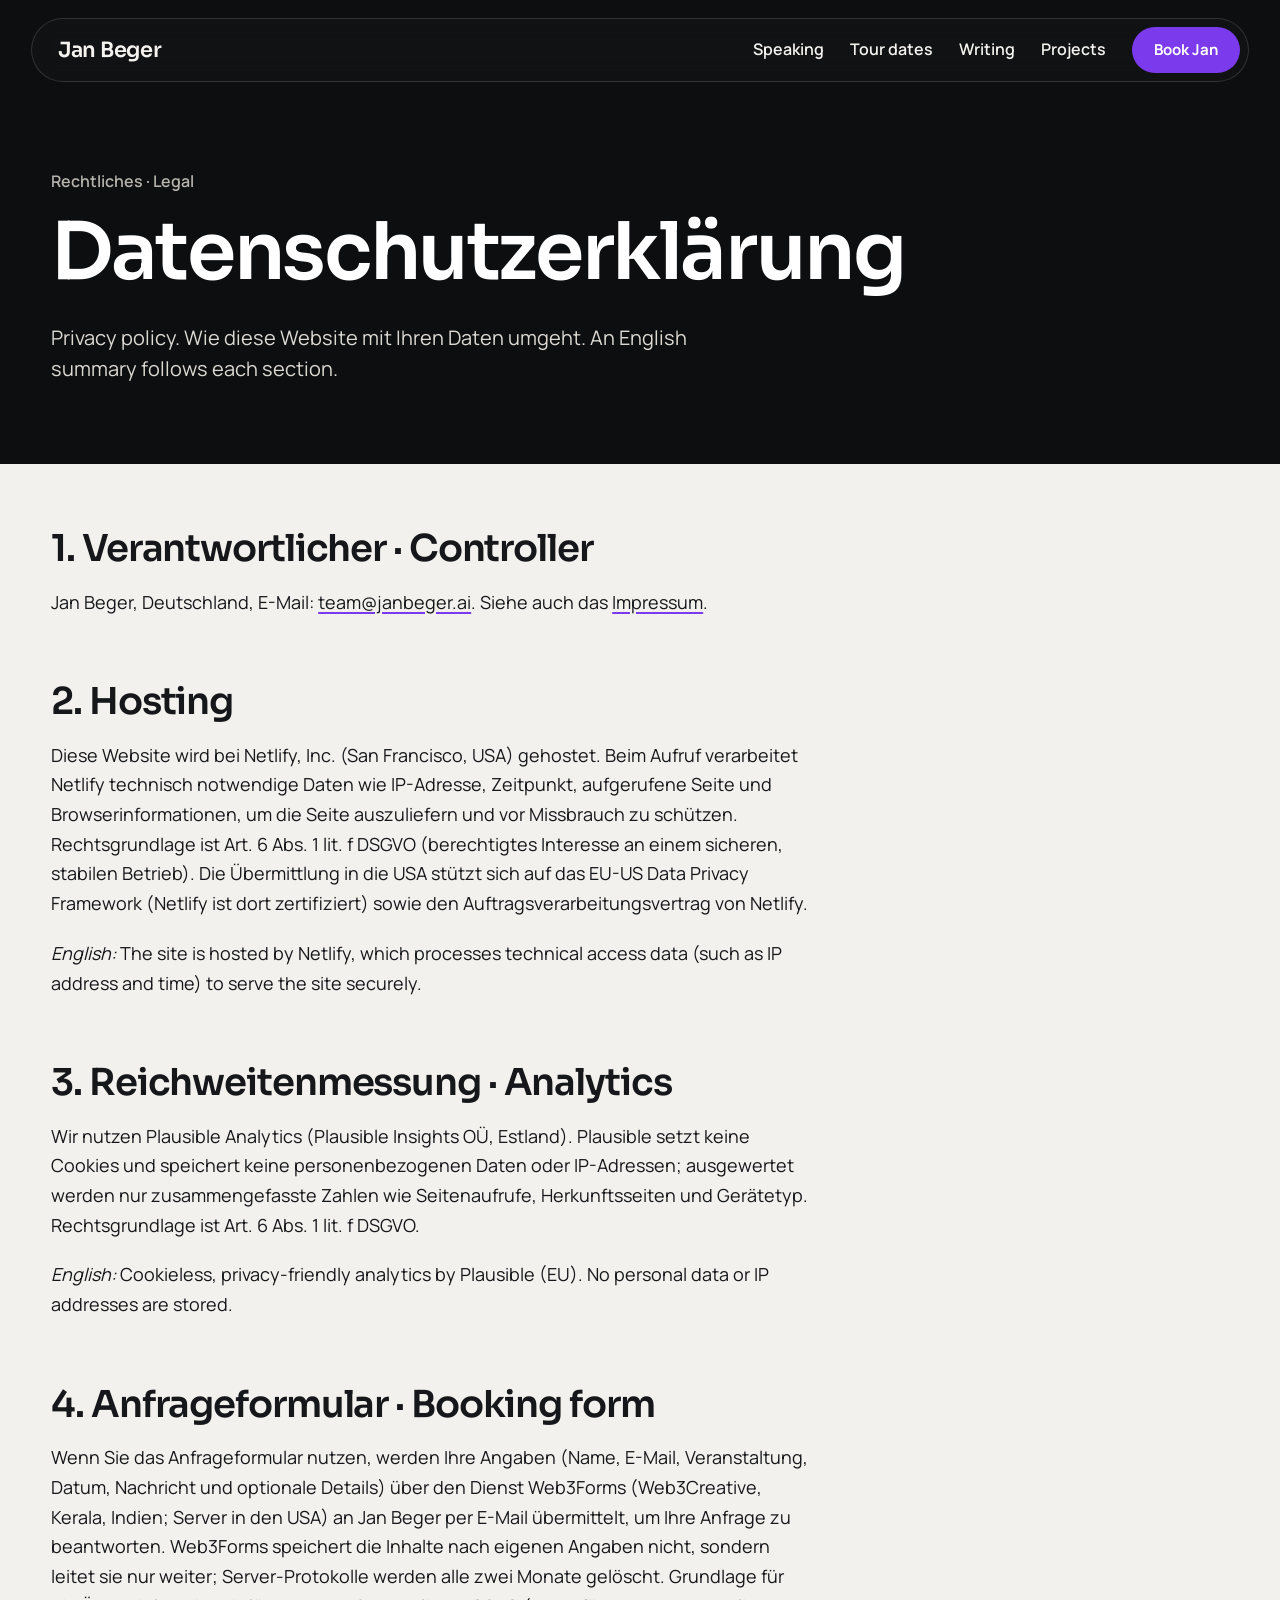
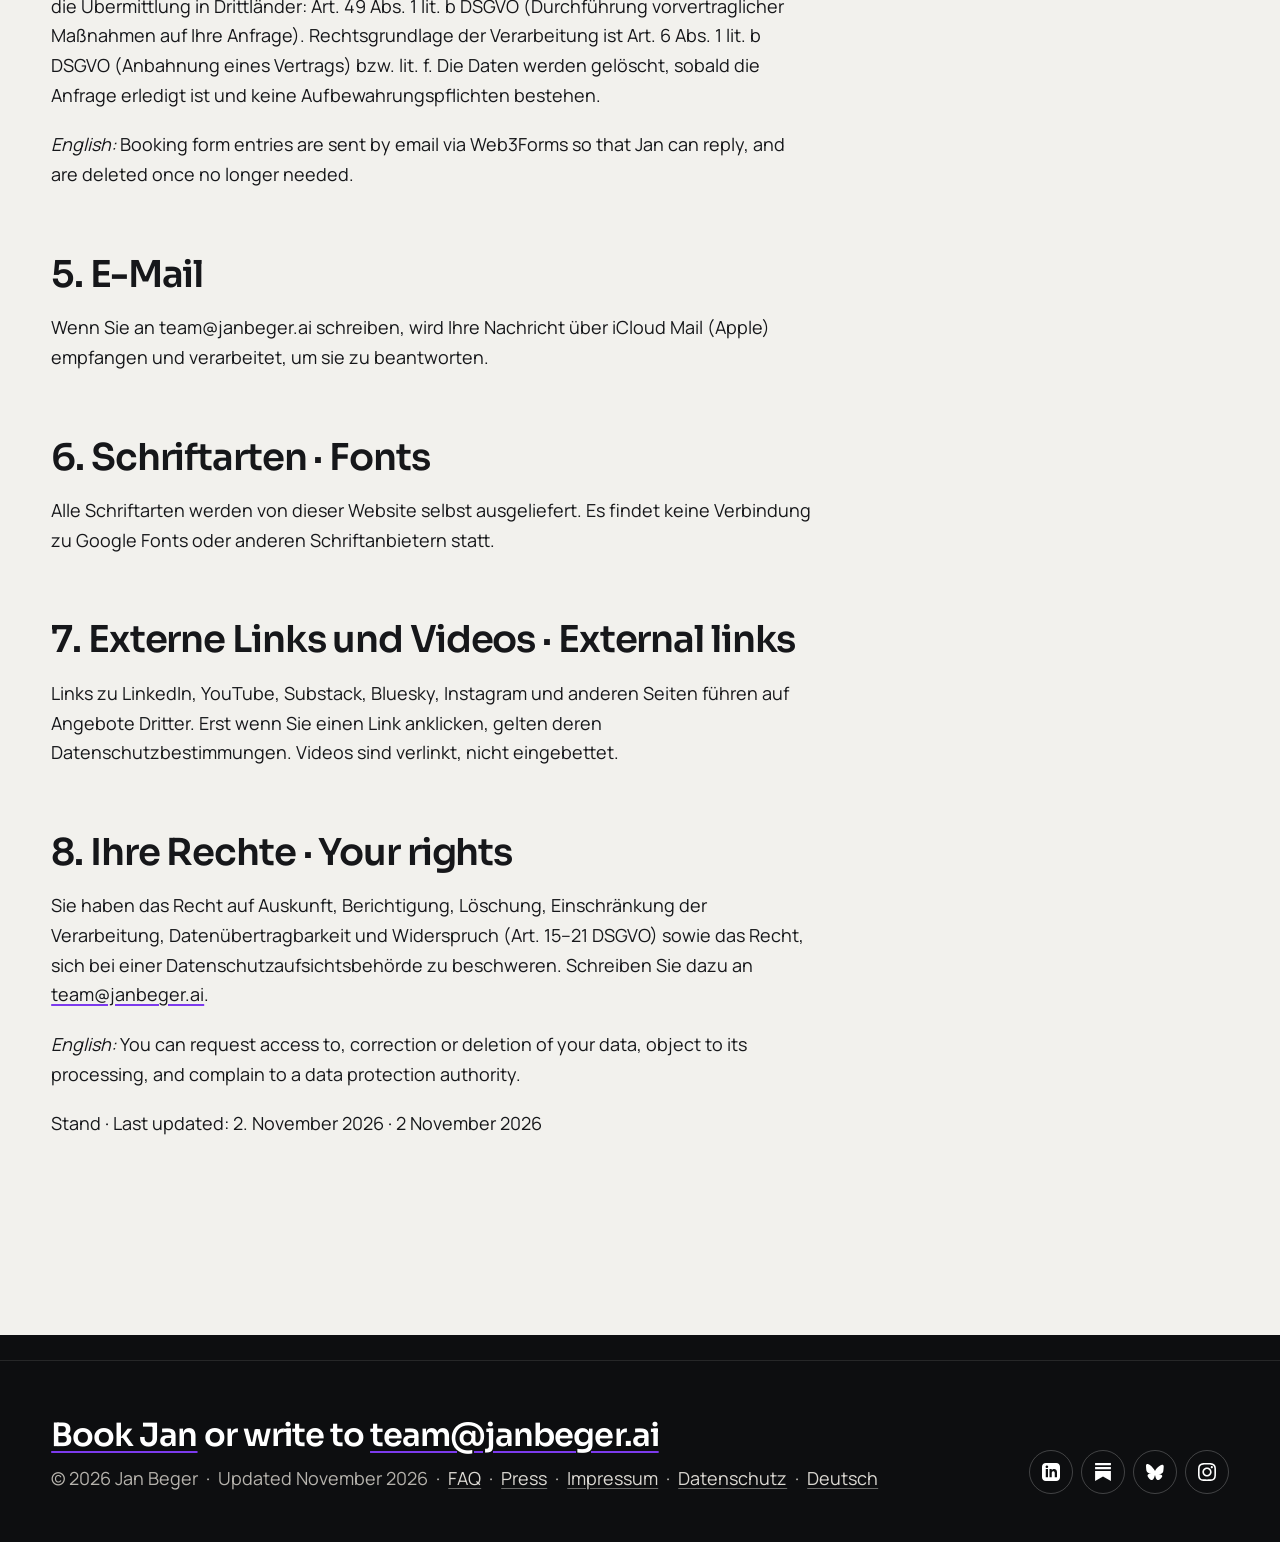
<file: datenschutz/index.html>
<!doctype html>
<html lang="de">
<head>
<meta charset="utf-8" />
<meta name="viewport" content="width=device-width,initial-scale=1" />
<meta name="color-scheme" content="light">
<meta name="theme-color" content="#f2f1ed" />
<link rel="icon" href="/favicon.svg" type="image/svg+xml" />
<link rel="icon" href="/favicon-32.png" type="image/png" sizes="32x32" />
<link rel="apple-touch-icon" sizes="180x180" href="/apple-touch-icon.png" />
<link rel="manifest" href="/site.webmanifest" />
<meta name="apple-mobile-web-app-title" content="Jan Beger" />
<title>Datenschutzerklärung · Jan Beger</title>
<meta name="description" content="Datenschutzerklärung (privacy policy) for janbeger.ai." />
<meta name="robots" content="index, follow" />






<link rel="preload" href="/assets/fonts/sora-latin-wght-normal.woff2" as="font" type="font/woff2" crossorigin />
<link rel="preload" href="/assets/fonts/manrope-latin-wght-normal.woff2" as="font" type="font/woff2" crossorigin />
<link rel="stylesheet" href="/assets/fonts/fonts.css" />
<style>
  /* ============ STAGE THEME (matches homepage, 2026-11) ============ */
  :root{
    --bg:#0b0b0c; --bg-2:#121214; --card:#17171a;
    --ink:#f4f1ea; --ink-2:#c9c4ba; --ink-3:#9a958c;
    --paper:#f4f1ea; --paper-ink:#0b0b0c;
    --rule:rgba(244,241,234,0.16);
    --accent:#7c3aed; --accent-hover:#8b5cf6;
    --sans:"Inter Tight",system-ui,-apple-system,BlinkMacSystemFont,"Segoe UI",sans-serif;
    --display:"Anton","Impact","Arial Narrow",sans-serif;
  }
  *,*::before,*::after{ box-sizing:border-box; }
  html,body{ margin:0; padding:0; }
  html{ background:var(--bg); }
  body{
    background:var(--bg); color:var(--ink); font-family:var(--sans);
    font-size:17px; line-height:1.6; -webkit-font-smoothing:antialiased; text-rendering:optimizeLegibility;
  }
  ::selection{ background:var(--accent); color:var(--paper-ink); }
  img{ display:block; max-width:100%; height:auto; }
  a{ color:var(--ink); transition:color .15s ease, border-color .15s ease, background-color .15s ease; }
  a:hover{ color:var(--accent-hover); }
  :focus-visible{ outline:2px solid var(--accent); outline-offset:3px; }
  .wrap{ max-width:860px; margin:0 auto; padding:28px clamp(20px,4vw,40px) 96px; }
  .back{
    display:inline-flex; align-items:center; min-height:44px; padding:0 18px; margin-bottom:56px; border-radius:999px;
    border:1px solid rgba(244,241,234,0.35); color:var(--ink); text-decoration:none; font-size:15px; font-weight:600;
  }
  .back:hover{ border-color:var(--accent); color:var(--accent); }
  .kicker{ font-size:13px; font-weight:700; letter-spacing:.18em; text-transform:uppercase; color:var(--accent); margin-bottom:16px; }
  h1{ margin:0 0 28px; font-family:var(--display); font-weight:400; text-transform:uppercase; font-size:clamp(52px,9vw,112px); line-height:.9; letter-spacing:.002em; }
  .standfirst{ font-size:21px; line-height:1.55; color:var(--ink-2); margin:0 0 36px; padding-bottom:32px; border-bottom:1px solid var(--rule); }
  h2{ margin:72px 0 18px; font-family:var(--display); font-weight:400; text-transform:uppercase; font-size:clamp(36px,4.6vw,56px); line-height:.95; }
  p{ margin:0 0 20px; color:var(--ink-2); font-size:18px; line-height:1.65; }
  a{ color:var(--ink); text-decoration:underline; text-decoration-color:var(--accent); text-underline-offset:3px; }
  a:hover{ color:var(--accent-hover); }
  strong{ font-weight:600; color:var(--ink); }
  em{ color:var(--ink); }
  ul.topics{ margin:20px 0; padding:0; list-style:none; border-top:1px solid var(--rule); }
  ul.topics li{ padding:20px 0; border-bottom:1px solid var(--rule); }
  ul.topics .t{ display:block; font-size:22px; font-weight:600; color:var(--ink); line-height:1.3; margin-bottom:6px; }
  ul.topics p{ margin:0; font-size:17px; }
  .events{ margin:20px 0; padding:0; list-style:none; border-top:1px solid var(--rule); }
  .events li{ display:grid; grid-template-columns:200px minmax(0,1fr); gap:6px 28px; align-items:baseline; padding:20px 0; border-bottom:1px solid var(--rule); }
  .events li:first-child .when{ color:var(--accent); }
  .events .when{ font-family:var(--display); font-size:26px; line-height:1.05; text-transform:uppercase; color:var(--ink); }
  .events .what{ font-size:17px; line-height:1.45; }
  .events .what .name{ font-size:20px; font-weight:600; color:var(--ink); }
  .events .what .where{ color:var(--ink-3); font-size:16px; }
  @media (max-width:600px){ .events li{ grid-template-columns:1fr; } }
  .formats{ display:flex; flex-wrap:wrap; gap:10px; margin:20px 0 28px; padding:0; list-style:none; }
  .formats li{ padding:8px 18px; border:1px solid rgba(244,241,234,0.35); border-radius:999px; font-size:15px; font-weight:600; color:var(--ink); }
  .endcard{ margin:72px 0 0; padding:clamp(28px,5vw,56px); background:var(--accent); color:var(--paper-ink); }
  .endcard h2{ margin:0 0 16px; color:var(--paper-ink); font-size:clamp(44px,6vw,80px); }
  .endcard p{ margin:0; color:var(--paper-ink); font-size:19px; }
  .endcard a{ color:var(--paper-ink); font-weight:700; text-decoration-color:var(--paper-ink); }
  .endcard a:hover{ color:var(--paper-ink); text-decoration-thickness:2px; }
  footer{ margin-top:64px; padding-top:24px; border-top:1px solid var(--rule); font-size:14px; color:var(--ink-3); }
  footer a{ color:var(--ink-2); text-decoration:none; }
  footer a:hover{ color:var(--accent); }

  /* ============ ARENA THEME (matches homepage, 2026-11-02) ============ */
  :root{
    --bg:#f2f1ed; --bg-2:#ffffff; --card:#ffffff;
    --ink:#16171a; --ink-2:#3c3e44; --ink-3:#5b5d63;
    --paper:#f2f1ed; --paper-ink:#16171a;
    --rule:rgba(22,23,26,0.14); --line-strong:rgba(22,23,26,0.4);
    --accent:#6d28d9; --accent-hover:#5b21b6; --orange:#7c3aed; --night:#0d0e10;
    --sans:"Manrope",system-ui,-apple-system,"Segoe UI",sans-serif;
    --display:"Sora",system-ui,-apple-system,"Segoe UI",sans-serif;
  }
  html{ background:var(--bg); }
  body{ background:var(--bg); color:var(--ink); font-family:var(--sans); font-size:18px; line-height:1.62; }
  ::selection{ background:var(--orange); color:#fff; }
  :focus-visible{ outline-color:var(--orange); }
  h1, h2, .name, .events .when{ font-family:var(--display); text-transform:none; letter-spacing:-0.005em; }
  h1{ font-weight:300; font-size:clamp(48px,7vw,92px); line-height:1.0; text-wrap:balance; }
  h2{ font-weight:400; font-size:clamp(34px,3.6vw,48px); line-height:1.08; }
  .kicker, .hint, .detail-row .label, dl.facts dt{ text-transform:none; letter-spacing:0; }
  .kicker{ display:flex; align-items:center; gap:14px; font-size:15px; font-weight:700; color:var(--accent); }
  .kicker::before{ content:""; width:40px; height:3px; background:var(--orange); }
  .lede, .standfirst{ color:var(--ink-2); font-size:20px; }
  a:hover{ color:var(--accent); }
  /* back buttons */
  nav.top a.back, .back{ border:1.5px solid var(--line-strong); color:var(--ink); }
  nav.top a.back:hover, .back:hover{ border-color:var(--orange); color:var(--accent); }
  /* buttons */
  .btn-primary{ background:var(--orange); color:#fff; }
  .btn-primary:hover{ background:#6d28d9; color:#fff; }
  .btn-ghost, figure.shot .dl, .formats li{ border:1.5px solid var(--line-strong); color:var(--ink); }
  /* faq */
  .faq-item summary{ font-family:var(--display); font-weight:500; font-size:clamp(24px,2.6vw,30px); line-height:1.2; }
  .faq-item summary::after{ border-color:var(--line-strong); color:var(--accent); font-family:var(--sans); }
  .faq-a{ font-size:18px; }
  /* press */
  figure.shot{ background:var(--card); border-radius:14px; overflow:hidden; }
  figure.shot figcaption{ font-size:15px; color:var(--ink-2); }
  dl.facts dt{ font-size:15px; color:var(--ink-3); }
  .photo-note{ font-size:15px; color:var(--ink-3); }
  /* speaker page */
  .events .when{ font-size:30px; font-weight:400; line-height:1.1; }
  .events li:first-child .when{ color:var(--accent); }
  .events .what .where{ color:var(--ink-2); }
  ul.topics .t{ font-family:var(--display); font-weight:500; font-size:28px; line-height:1.15; }
  .endcard{ background:var(--night); color:#f5f3ef; border-radius:20px; }
  .endcard h2, .endcard p{ color:#f5f3ef; }
  .endcard h2{ font-weight:300; }
  .endcard a{ color:#fff; text-decoration-color:var(--orange); }
  .endcard a:hover{ color:#c4b5fd; }
  /* card */
  .avatar{ border-color:var(--orange); }
  .name{ font-weight:300; font-size:clamp(48px,13vw,68px); line-height:1.0; }
  .name .accent{ color:var(--accent); font-style:italic; }
  .events .what .name{ font-family:var(--sans); font-weight:700; letter-spacing:0; }
  .role{ font-size:16px; }
  .qr-wrap{ box-shadow:0 0 0 1px var(--rule), 0 18px 40px rgba(22,23,26,0.08); }
  .hint{ font-size:15px; color:var(--accent); }
  .detail-row .label{ font-size:14px; color:var(--ink-3); }
  .detail-row a{ font-size:17px; }
  /* footers */
  footer.kit, footer{ font-size:15px; color:var(--ink-3); }
  footer.kit a, footer a{ color:var(--ink-2); }

  /* ============ TYPE v3 (2026-11-02 12:35): Sora display, no italic accents ============ */
  :root{ --display:"Sora",system-ui,-apple-system,"Segoe UI",sans-serif; }
  h1, h2, .name, .events .when{ font-family:var(--display); font-weight:600; letter-spacing:-0.03em; }
  h1{ font-size:clamp(38px,5.4vw,70px); line-height:1.06; }
  h2{ font-size:clamp(28px,2.9vw,38px); line-height:1.12; }
  .faq-item summary{ font-family:var(--display); font-weight:600; font-size:clamp(19px,2vw,23px); letter-spacing:-0.02em; }
  .events .when{ font-size:23px; }
  ul.topics .t{ font-family:var(--display); font-weight:600; font-size:22px; letter-spacing:-0.02em; }
  .endcard h2{ font-weight:600; }
  .name{ font-size:clamp(38px,10vw,52px); }
  .name .accent{ font-style:normal; color:var(--accent); }
</style>
<!-- Privacy-friendly analytics by Plausible -->
<script async src="https://plausible.io/js/pa-Xg3IjPylJhQx44exYq6mF.js"></script>
<script>
  window.plausible=window.plausible||function(){(plausible.q=plausible.q||[]).push(arguments)},plausible.init=plausible.init||function(i){plausible.o=i||{}};
  plausible.init()
</script>
<link rel="stylesheet" href="/assets/subpage.css" />
</head>
<body class="v4">
<nav class="site" aria-label="Main">
  <div class="row">
    <a class="wordmark" href="/">Jan Beger</a>
    <div class="links"><a href="/#speaking-track">Speaking</a><a href="/#events">Tour dates</a><a href="/#writing-track">Writing</a><a href="/#projects-track">Projects</a></div>
    <a class="nav-book" href="/#speaking">Book Jan</a>
    <button type="button" class="menu-btn" aria-expanded="false" aria-controls="mobile-menu" aria-label="Open menu" data-open="Open menu" data-close="Close menu"><svg viewBox="0 0 24 24" fill="none" stroke="currentColor" stroke-width="2" stroke-linecap="round" aria-hidden="true"><path class="l1" d="M4 8h16"/><path class="l2" d="M4 16h16"/></svg></button>
  </div>
  <div class="mobile-menu" id="mobile-menu" hidden>
    <a href="/#speaking-track">Speaking</a>
    <a href="/#events">Tour dates</a>
    <a href="/#writing-track">Writing</a>
    <a href="/#projects-track">Projects</a>
    <a class="mm-book" href="/#speaking">Book Jan</a>
  </div>
</nav>
<header class="ph">
  <div class="ph-inner">
    <p class="ph-kicker">Rechtliches · Legal</p>
    <h1>Datenschutzerklärung</h1>
    <p class="ph-lede">Privacy policy. Wie diese Website mit Ihren Daten umgeht. An English summary follows each section.</p>
  </div>
</header>
<main class="page">
  <article class="wrap">

    <h2>1. Verantwortlicher · Controller</h2>
    <p>Jan Beger, Deutschland, E-Mail: <a href="mailto:team@janbeger.ai">team@janbeger.ai</a>. Siehe auch das <a href="/impressum/">Impressum</a>.</p>

    <h2>2. Hosting</h2>
    <p>Diese Website wird bei Netlify, Inc. (San Francisco, USA) gehostet. Beim Aufruf verarbeitet Netlify technisch notwendige Daten wie IP-Adresse, Zeitpunkt, aufgerufene Seite und Browserinformationen, um die Seite auszuliefern und vor Missbrauch zu schützen. Rechtsgrundlage ist Art. 6 Abs. 1 lit. f DSGVO (berechtigtes Interesse an einem sicheren, stabilen Betrieb). Die Übermittlung in die USA stützt sich auf das EU-US Data Privacy Framework (Netlify ist dort zertifiziert) sowie den Auftragsverarbeitungsvertrag von Netlify.</p>
    <p><em>English:</em> The site is hosted by Netlify, which processes technical access data (such as IP address and time) to serve the site securely.</p>

    <h2>3. Reichweitenmessung · Analytics</h2>
    <p>Wir nutzen Plausible Analytics (Plausible Insights OÜ, Estland). Plausible setzt keine Cookies und speichert keine personenbezogenen Daten oder IP-Adressen; ausgewertet werden nur zusammengefasste Zahlen wie Seitenaufrufe, Herkunftsseiten und Gerätetyp. Rechtsgrundlage ist Art. 6 Abs. 1 lit. f DSGVO.</p>
    <p><em>English:</em> Cookieless, privacy-friendly analytics by Plausible (EU). No personal data or IP addresses are stored.</p>

    <h2>4. Anfrageformular · Booking form</h2>
    <p>Wenn Sie das Anfrageformular nutzen, werden Ihre Angaben (Name, E-Mail, Veranstaltung, Datum, Nachricht und optionale Details) über den Dienst Web3Forms (Web3Creative, Kerala, Indien; Server in den USA) an Jan Beger per E-Mail übermittelt, um Ihre Anfrage zu beantworten. Web3Forms speichert die Inhalte nach eigenen Angaben nicht, sondern leitet sie nur weiter; Server-Protokolle werden alle zwei Monate gelöscht. Grundlage für die Übermittlung in Drittländer: Art. 49 Abs. 1 lit. b DSGVO (Durchführung vorvertraglicher Maßnahmen auf Ihre Anfrage). Rechtsgrundlage der Verarbeitung ist Art. 6 Abs. 1 lit. b DSGVO (Anbahnung eines Vertrags) bzw. lit. f. Die Daten werden gelöscht, sobald die Anfrage erledigt ist und keine Aufbewahrungspflichten bestehen.</p>
    <p><em>English:</em> Booking form entries are sent by email via Web3Forms so that Jan can reply, and are deleted once no longer needed.</p>

    <h2>5. E-Mail</h2>
    <p>Wenn Sie an team@janbeger.ai schreiben, wird Ihre Nachricht über iCloud Mail (Apple) empfangen und verarbeitet, um sie zu beantworten.</p>

    <h2>6. Schriftarten · Fonts</h2>
    <p>Alle Schriftarten werden von dieser Website selbst ausgeliefert. Es findet keine Verbindung zu Google Fonts oder anderen Schriftanbietern statt.</p>

    <h2>7. Externe Links und Videos · External links</h2>
    <p>Links zu LinkedIn, YouTube, Substack, Bluesky, Instagram und anderen Seiten führen auf Angebote Dritter. Erst wenn Sie einen Link anklicken, gelten deren Datenschutzbestimmungen. Videos sind verlinkt, nicht eingebettet.</p>

    <h2>8. Ihre Rechte · Your rights</h2>
    <p>Sie haben das Recht auf Auskunft, Berichtigung, Löschung, Einschränkung der Verarbeitung, Datenübertragbarkeit und Widerspruch (Art. 15–21 DSGVO) sowie das Recht, sich bei einer Datenschutzaufsichtsbehörde zu beschweren. Schreiben Sie dazu an <a href="mailto:team@janbeger.ai">team@janbeger.ai</a>.</p>
    <p><em>English:</em> You can request access to, correction or deletion of your data, object to its processing, and complain to a data protection authority.</p>

    <p class="byline">Stand · Last updated: 2. November 2026 · 2 November 2026</p>
  </article>
</main>
<footer class="site">
    <div class="row">
      <div class="foot-main"><p class="foot-cta"><a href="/#speaking">Book Jan</a> or write to <a href="mailto:team@janbeger.ai">team@janbeger.ai</a></p><p class="foot-meta">&copy; <span class="yr" id="yr">2026</span> Jan Beger &nbsp;&middot;&nbsp; Updated November 2026 &nbsp;&middot;&nbsp; <a href="/faq.html">FAQ</a> &nbsp;&middot;&nbsp; <a href="/press.html">Press</a> &nbsp;&middot;&nbsp; <a href="/impressum/">Impressum</a> &nbsp;&middot;&nbsp; <a href="/datenschutz/">Datenschutz</a> &nbsp;&middot;&nbsp; <a href="/ki-keynote-speaker-gesundheitswesen/" hreflang="de" lang="de">Deutsch</a></p></div>
      <div class="icons">
        <a href="https://www.linkedin.com/in/janbeger" target="_blank" rel="noopener" aria-label="LinkedIn"><svg viewBox="0 0 24 24" aria-hidden="true"><path d="M19 0h-14c-2.761 0-5 2.239-5 5v14c0 2.761 2.239 5 5 5h14c2.762 0 5-2.239 5-5v-14c0-2.761-2.238-5-5-5zm-11 19h-3v-11h3v11zm-1.5-12.268c-.966 0-1.75-.79-1.75-1.764s.784-1.764 1.75-1.764 1.75.79 1.75 1.764-.783 1.764-1.75 1.764zm13.5 12.268h-3v-5.604c0-3.368-4-3.113-4 0v5.604h-3v-11h3v1.765c1.396-2.586 7-2.777 7 2.476v6.759z"/></svg></a>
        <a href="https://janbeger.substack.com/" target="_blank" rel="noopener" aria-label="Substack"><svg viewBox="0 0 24 24" aria-hidden="true"><path d="M22.539 8.242H1.46V5.406h21.08v2.836zM1.46 10.812V24L12 18.11 22.54 24V10.812H1.46zM22.54 0H1.46v2.836h21.08V0z"/></svg></a>
        <a href="https://bsky.app/profile/janbeger.bsky.social" target="_blank" rel="noopener" aria-label="Bluesky"><svg viewBox="0 0 24 24" aria-hidden="true"><path d="M12 10.8c-1.087-2.114-4.046-6.053-6.798-7.995C2.566.944 1.561 1.266.902 1.565.139 1.908 0 3.08 0 3.768c0 .69.378 5.65.624 6.479.815 2.736 3.713 3.66 6.383 3.364-3.911.581-7.386 2.005-2.83 7.078 5.013 5.59 6.87-1.197 7.823-4.643.953 3.446 2.05 10.061 7.733 4.643 4.267-4.073.792-5.497-3.119-6.078 2.67.297 5.568-.628 6.383-3.364.246-.829.624-5.79.624-6.48 0-.688-.139-1.86-.902-2.202-.659-.298-1.664-.62-4.3 1.24C16.046 4.747 13.087 8.686 12 10.8z"/></svg></a>
        <a href="https://www.instagram.com/jan.beger/" target="_blank" rel="noopener" aria-label="Instagram"><svg viewBox="0 0 24 24" aria-hidden="true"><path d="M12 2.163c3.204 0 3.584.012 4.85.07 3.252.148 4.771 1.691 4.919 4.919.058 1.265.069 1.645.069 4.849 0 3.205-.012 3.584-.069 4.849-.149 3.225-1.664 4.771-4.919 4.919-1.266.058-1.644.07-4.85.07-3.204 0-3.584-.012-4.849-.07-3.26-.149-4.771-1.699-4.919-4.92-.058-1.265-.07-1.644-.07-4.849 0-3.204.013-3.583.07-4.849.149-3.227 1.664-4.771 4.919-4.919 1.266-.057 1.645-.069 4.849-.069zm0-2.163c-3.259 0-3.667.014-4.947.072-4.358.2-6.78 2.618-6.98 6.98-.059 1.281-.073 1.689-.073 4.948 0 3.259.014 3.668.072 4.948.2 4.358 2.618 6.78 6.98 6.98 1.281.058 1.689.072 4.948.072 3.259 0 3.668-.014 4.948-.072 4.354-.2 6.782-2.618 6.979-6.98.059-1.28.073-1.689.073-4.948 0-3.259-.014-3.667-.072-4.947-.196-4.354-2.617-6.78-6.979-6.98-1.281-.059-1.69-.073-4.949-.073zm0 5.838c-3.403 0-6.162 2.759-6.162 6.162s2.759 6.163 6.162 6.163 6.162-2.759 6.162-6.163c0-3.403-2.759-6.162-6.162-6.162zm0 10.162c-2.209 0-4-1.79-4-4 0-2.209 1.791-4 4-4s4 1.791 4 4c0 2.21-1.791 4-4 4zm6.406-11.845c-.796 0-1.441.645-1.441 1.44s.645 1.44 1.441 1.44c.795 0 1.439-.645 1.439-1.44s-.644-1.44-1.439-1.44z"/></svg></a>
      </div>
    </div>
  </footer>
<script src="/assets/subpage.js" defer></script>
</body>
</html>
</file>
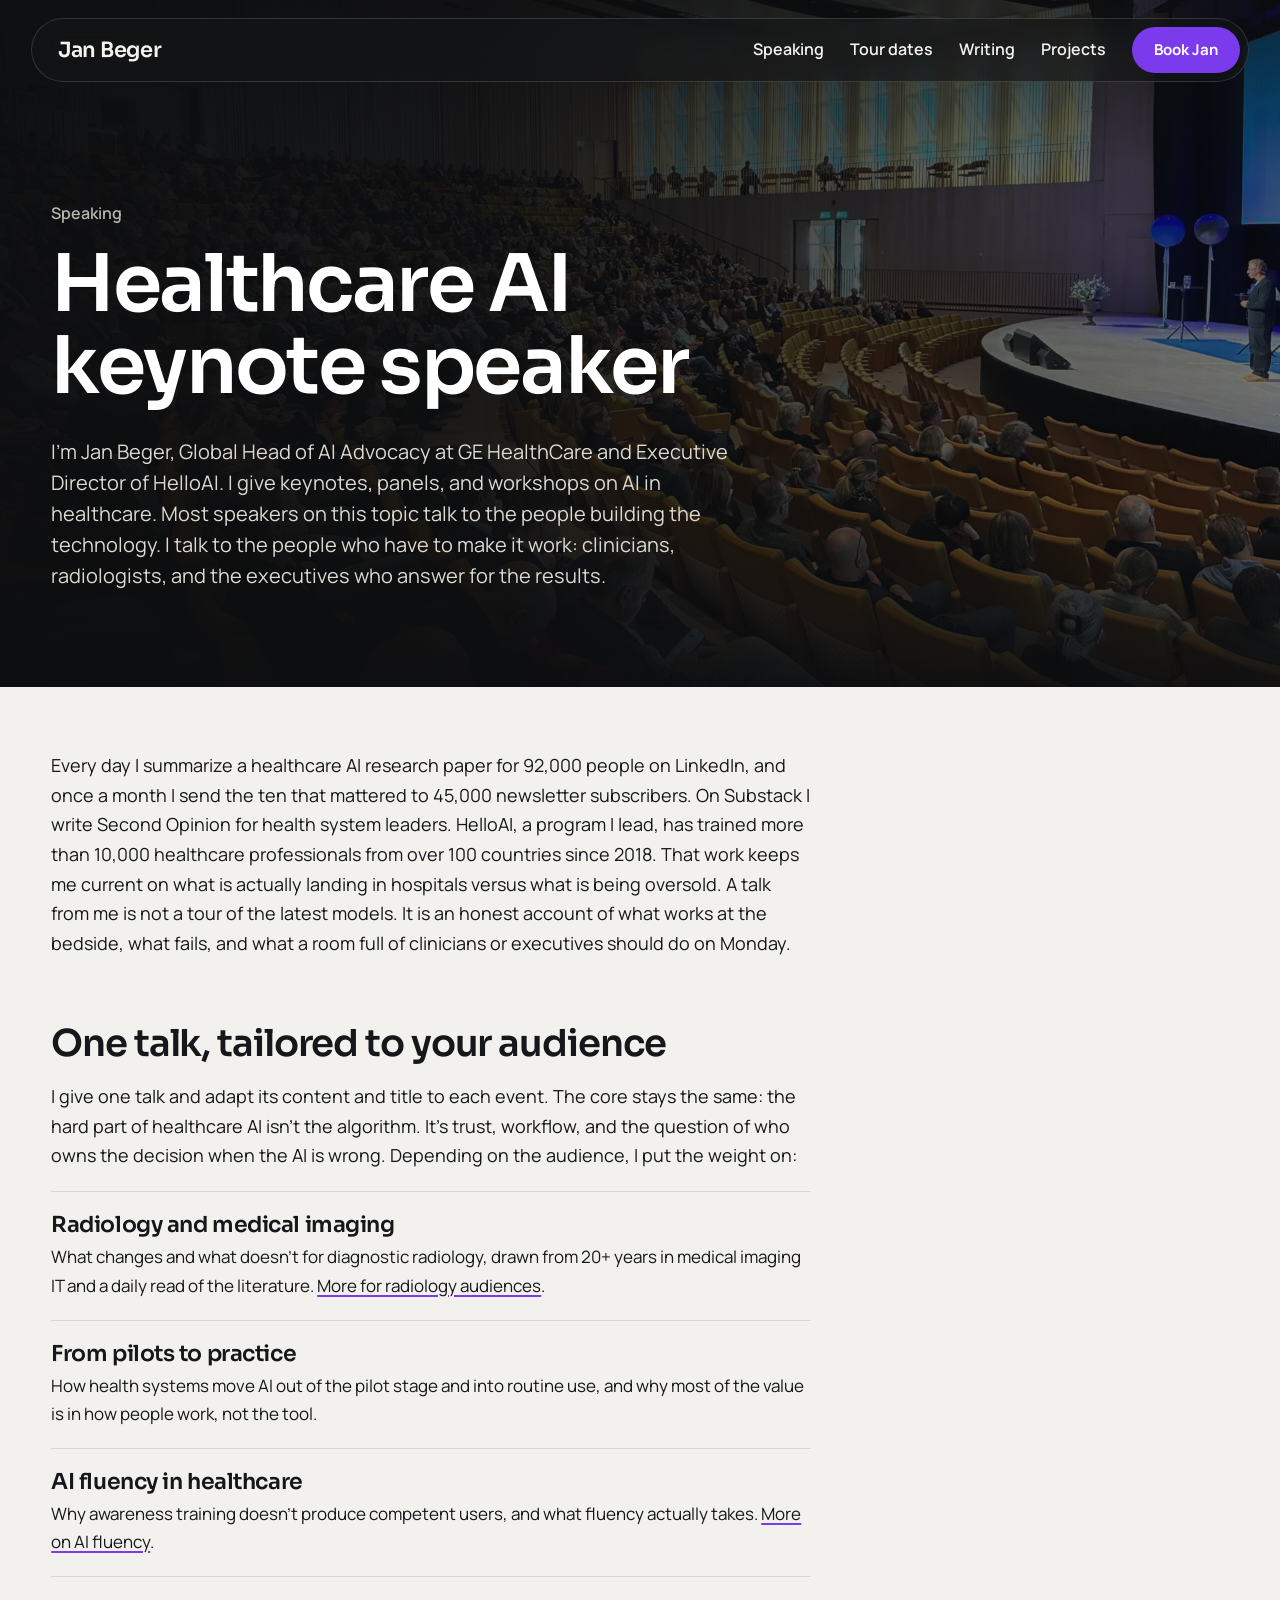
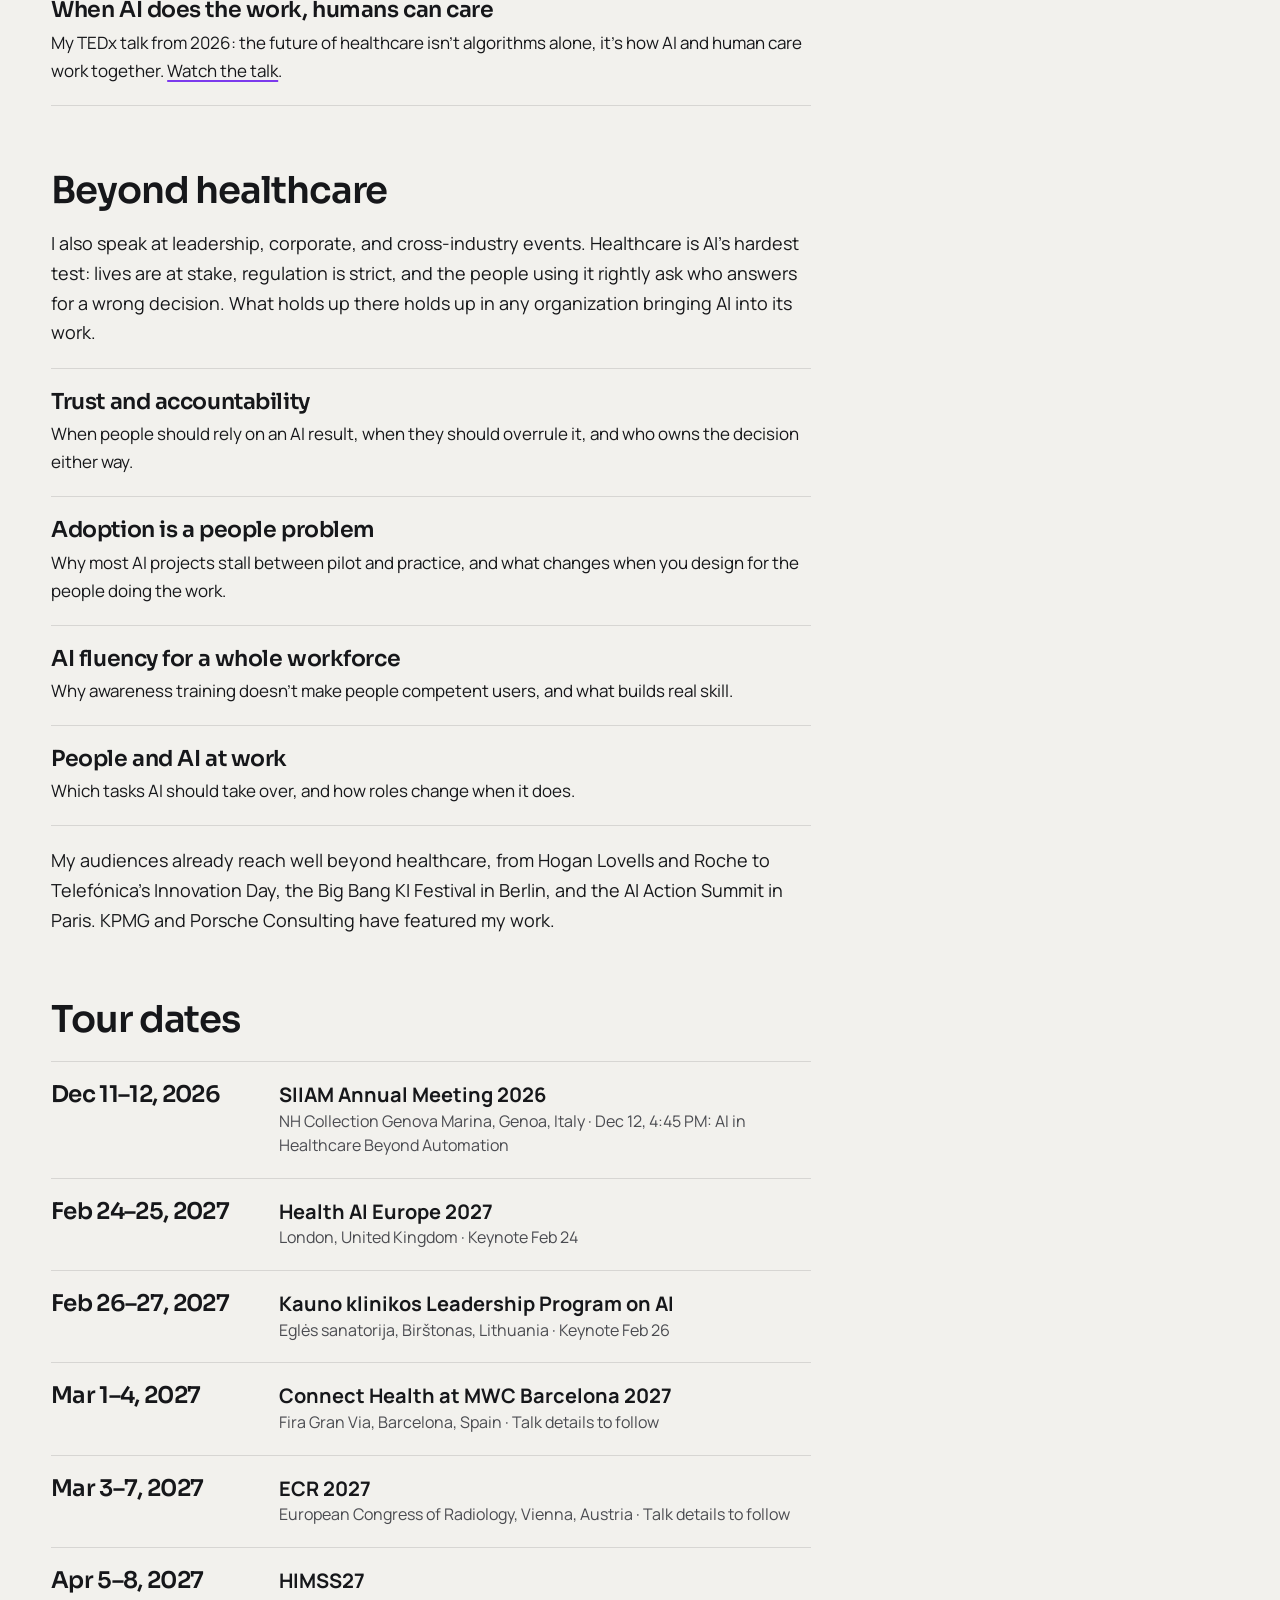
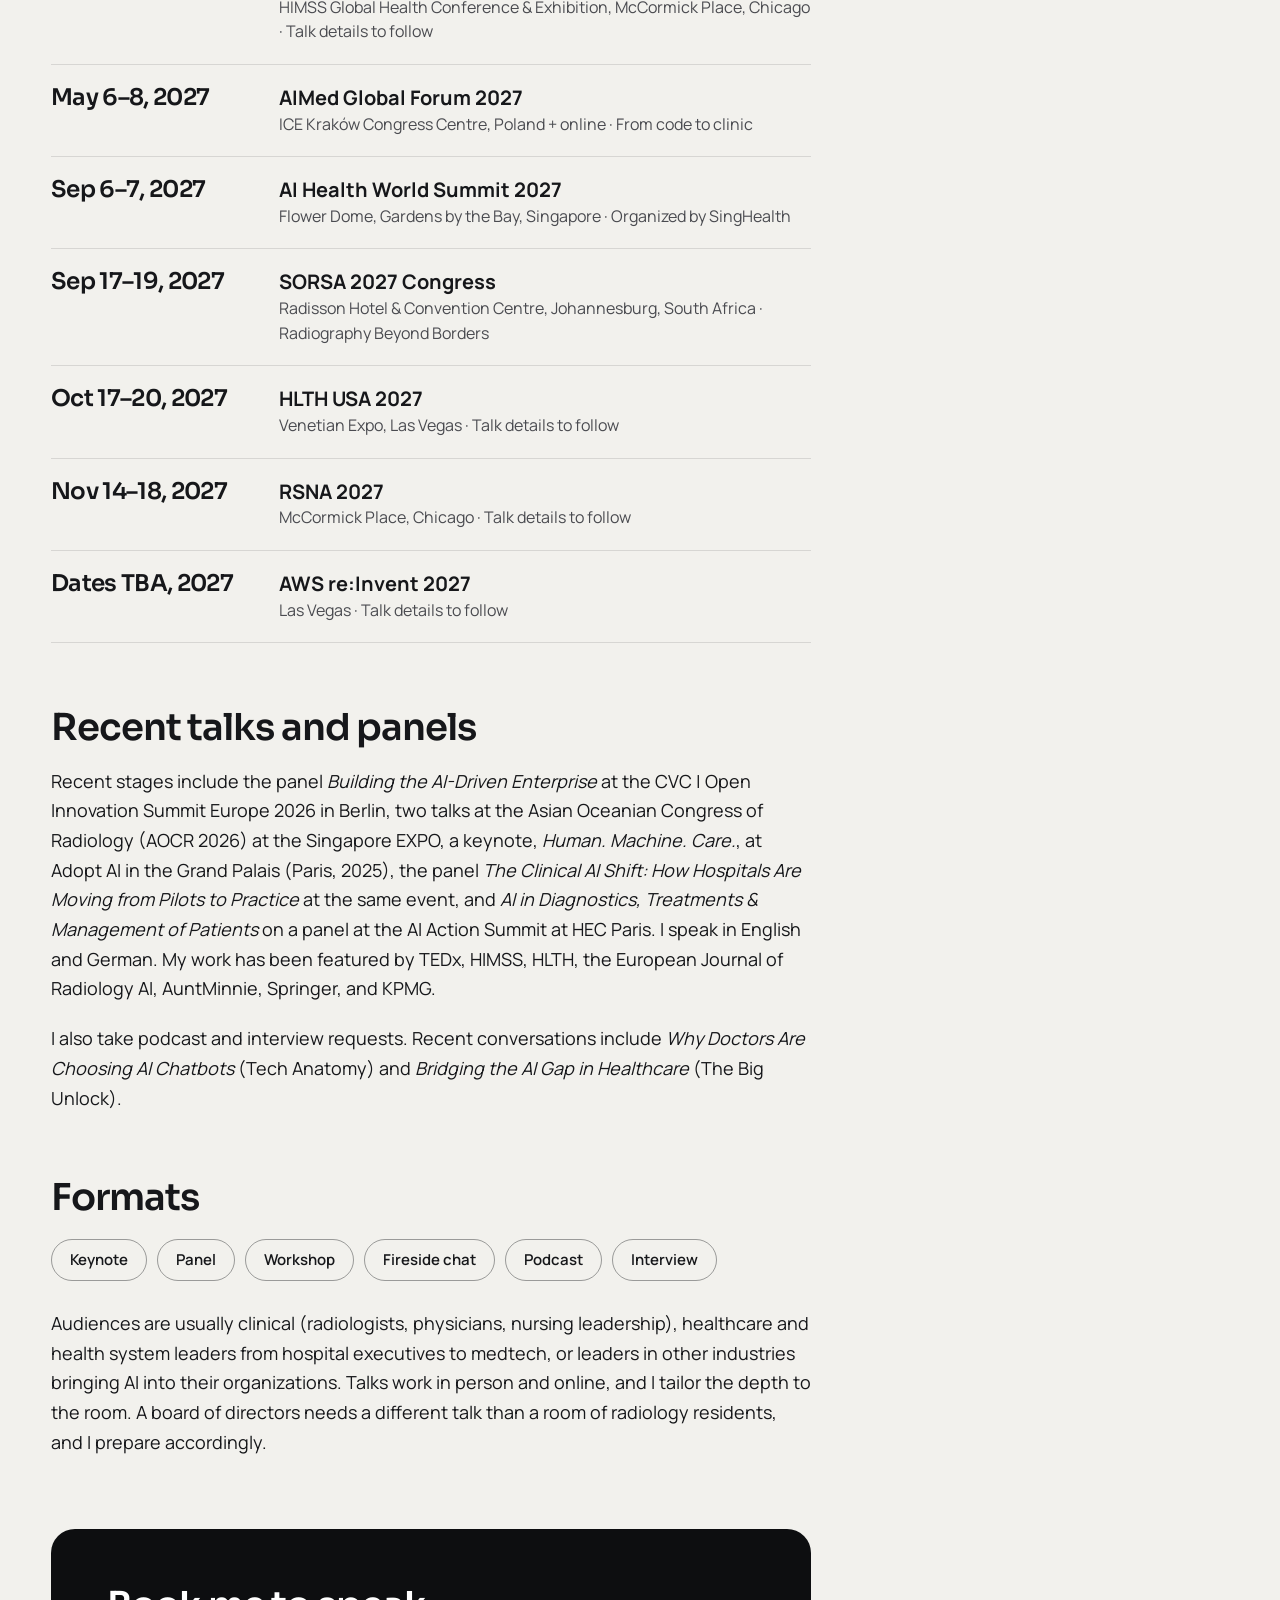
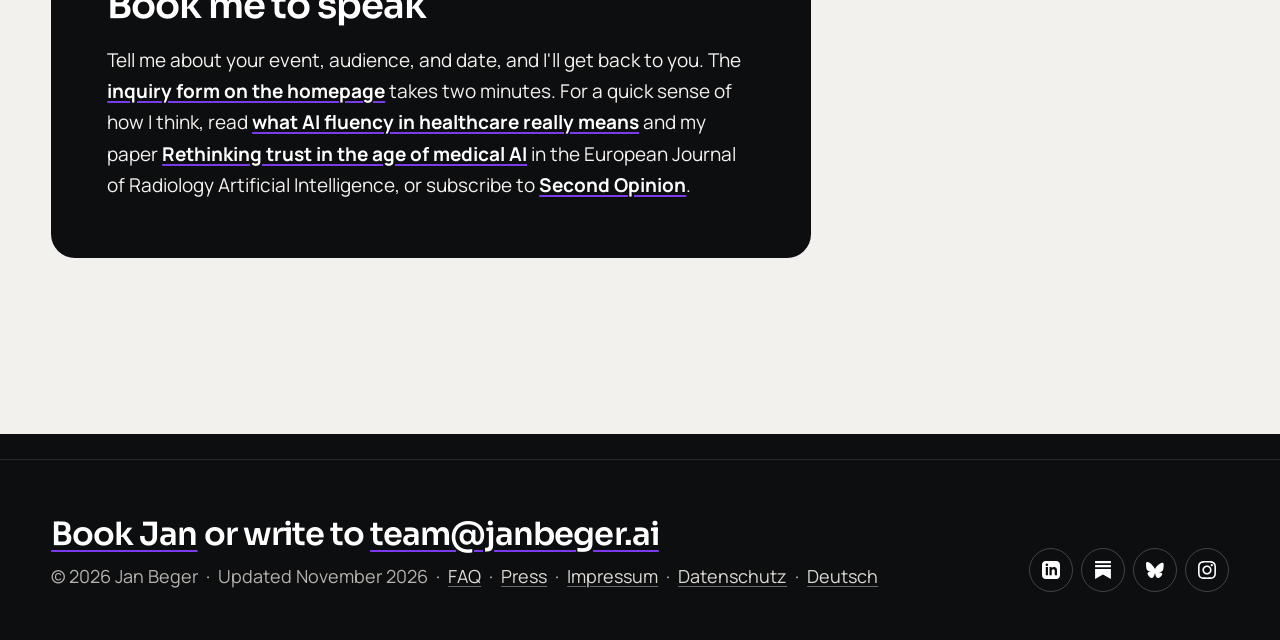
<file: healthcare-ai-keynote-speaker/index.html>
<!doctype html>
<html lang="en">
<head>
<meta charset="utf-8" />
<meta name="viewport" content="width=device-width,initial-scale=1" />
<meta name="color-scheme" content="light">
<meta name="theme-color" content="#f2f1ed" />
<link rel="icon" href="/favicon.svg" type="image/svg+xml" />
<link rel="icon" href="/favicon-32.png" type="image/png" sizes="32x32" />
<link rel="apple-touch-icon" sizes="180x180" href="/apple-touch-icon.png" />
<link rel="manifest" href="/site.webmanifest" />
<meta name="apple-mobile-web-app-title" content="Jan Beger" />
<title>Jan Beger · Healthcare AI Keynote Speaker</title>
<meta name="description" content="Jan Beger is a healthcare AI keynote speaker and Global Head of AI Advocacy at GE HealthCare. Keynotes, panels, and workshops on AI in healthcare for clinicians and for healthcare and health system leaders. See talks, topics, and how to book." />
<link rel="canonical" href="https://janbeger.ai/healthcare-ai-keynote-speaker/" />
<link rel="alternate" hreflang="en" href="https://janbeger.ai/healthcare-ai-keynote-speaker/" />
<link rel="alternate" hreflang="de" href="https://janbeger.ai/ki-keynote-speaker-gesundheitswesen/" />
<link rel="alternate" hreflang="x-default" href="https://janbeger.ai/healthcare-ai-keynote-speaker/" />

<meta property="og:title" content="Jan Beger · Healthcare AI Keynote Speaker" />
<meta property="og:description" content="Keynotes, panels, and workshops on AI in healthcare, for the people who have to make it work. Topics, past stages, and how to book." />
<meta property="og:url" content="https://janbeger.ai/healthcare-ai-keynote-speaker/" />
<meta property="og:image" content="https://janbeger.ai/assets/og-card-2026.jpg" />
<meta property="og:image:width" content="1200" />
<meta property="og:image:height" content="630" />
<meta property="og:image:alt" content="Jan Beger on stage: Our conversations must move beyond algorithms." />
<meta property="og:type" content="profile" />
<meta name="twitter:card" content="summary_large_image" />
<meta name="twitter:title" content="Jan Beger · Healthcare AI Keynote Speaker" />
<meta name="twitter:description" content="Keynotes, panels, and workshops on AI in healthcare, for the people who have to make it work." />
<meta name="twitter:image" content="https://janbeger.ai/assets/og-card-2026.jpg" />


<script type="application/ld+json">
{
  "@context": "https://schema.org",
  "@type": "ProfilePage",
  "url": "https://janbeger.ai/healthcare-ai-keynote-speaker/",
  "name": "Jan Beger · Healthcare AI Keynote Speaker",
  "mainEntity": {
    "@type": "Person",
    "@id": "https://janbeger.ai/#jan",
    "name": "Jan Beger",
    "url": "https://janbeger.ai/",
    "jobTitle": "Global Head of AI Advocacy, GE HealthCare",
    "description": "Healthcare AI keynote speaker. Global Head of AI Advocacy at GE HealthCare and Executive Director of HelloAI. Keynotes, panels, and workshops on AI in healthcare for clinicians and for healthcare and health system leaders.",
    "knowsAbout": [
      "Healthcare AI keynote speaking",
      "AI in healthcare",
      "AI in radiology",
      "Medical imaging AI",
      "Clinical AI adoption",
      "Health system AI strategy"
    ],
    "worksFor": {
      "@type": "Organization",
      "name": "GE HealthCare",
      "url": "https://www.gehealthcare.com"
    },
    "sameAs": [
      "https://www.linkedin.com/in/janbeger",
      "https://janbeger.substack.com",
      "https://research.gehealthcare.com/about/",
      "https://bsky.app/profile/janbeger.bsky.social",
      "https://www.instagram.com/jan.beger/",
      "https://www.xing.com/profile/Jan_Beger"
    ]
  }
}
</script>

<script type="application/ld+json" id="events-ld">
{
  "@context": "https://schema.org",
  "@type": "ItemList",
  "name": "Jan Beger upcoming speaking engagements",
  "itemListElement": [
    {
      "@type": "Event",
      "name": "AI, Trust, and Misinformation in the Age of Intelligent Health",
      "startDate": "2026-11-17T14:00:00-08:00",
      "endDate": "2026-11-17T14:30:00-08:00",
      "eventAttendanceMode": "https://schema.org/OfflineEventAttendanceMode",
      "eventStatus": "https://schema.org/EventScheduled",
      "location": { "@type": "Place", "name": "Venetian Expo, Main Stage", "address": { "@type": "PostalAddress", "addressLocality": "Las Vegas", "addressRegion": "NV", "addressCountry": "US" } },
      "url": "https://hlth.com/events/usa/agenda/2026/ai-trust-and-misinformation-in-the-age-of-intelligent-health",
      "performer": { "@id": "https://janbeger.ai/#jan" }
    },
    {
      "@type": "Event",
      "name": "SIIAM Annual Meeting 2026",
      "description": "4th annual meeting of the Italian Society of Artificial Intelligence in Medicine (SIIAM). Jan Beger speaks on December 12 at 4:45 PM: AI in Healthcare Beyond Automation.",
      "startDate": "2026-12-11",
      "endDate": "2026-12-12",
      "eventAttendanceMode": "https://schema.org/OfflineEventAttendanceMode",
      "eventStatus": "https://schema.org/EventScheduled",
      "location": { "@type": "Place", "name": "NH Collection Genova Marina", "address": { "@type": "PostalAddress", "streetAddress": "Molo Ponte Calvi 5", "addressLocality": "Genoa", "postalCode": "16124", "addressCountry": "IT" } },
      "organizer": { "@type": "Organization", "name": "Societ\u00e0 Italiana Intelligenza Artificiale in Medicina (SIIAM)", "url": "https://www.siiam.it/en" },
      "url": "https://www.siiam.it/en/events/annual-meeting",
      "performer": { "@id": "https://janbeger.ai/#jan" }
    },
    {
      "@type": "Event",
      "name": "Health AI Europe 2027",
      "startDate": "2027-02-24",
      "endDate": "2027-02-25",
      "eventAttendanceMode": "https://schema.org/OfflineEventAttendanceMode",
      "eventStatus": "https://schema.org/EventScheduled",
      "location": { "@type": "Place", "name": "London", "address": { "@type": "PostalAddress", "addressLocality": "London", "addressCountry": "GB" } },
      "organizer": { "@type": "Organization", "name": "IQ International" },
      "url": "https://www.europe.health-ai-summit.com/",
      "performer": { "@id": "https://janbeger.ai/#jan" }
    },
    {
      "@type": "Event",
      "name": "Kauno klinikos Leadership Program on AI",
      "startDate": "2027-02-26",
      "endDate": "2027-02-27",
      "eventAttendanceMode": "https://schema.org/OfflineEventAttendanceMode",
      "eventStatus": "https://schema.org/EventScheduled",
      "location": { "@type": "Place", "name": "Eglės sanatorija", "address": { "@type": "PostalAddress", "addressLocality": "Birštonas", "addressCountry": "LT" } },
      "organizer": { "@type": "Organization", "name": "Hospital of Lithuanian University of Health Sciences Kauno klinikos", "url": "https://kaunoklinikos.lt/" },
      "performer": { "@id": "https://janbeger.ai/#jan" }
    },
    {
      "@type": "Event",
      "name": "Connect Health at MWC Barcelona 2027",
      "startDate": "2027-03-01",
      "endDate": "2027-03-04",
      "eventAttendanceMode": "https://schema.org/OfflineEventAttendanceMode",
      "eventStatus": "https://schema.org/EventScheduled",
      "location": { "@type": "Place", "name": "Fira Gran Via", "address": { "@type": "PostalAddress", "addressLocality": "Barcelona", "addressCountry": "ES" } },
      "organizer": { "@type": "Organization", "name": "GSMA", "url": "https://www.gsma.com/" },
      "url": "https://www.mwcbarcelona.com/industries/connect-health",
      "performer": { "@id": "https://janbeger.ai/#jan" }
    },
    {
      "@type": "Event",
      "name": "ECR 2027: European Congress of Radiology",
      "startDate": "2027-03-03",
      "endDate": "2027-03-07",
      "eventAttendanceMode": "https://schema.org/OfflineEventAttendanceMode",
      "eventStatus": "https://schema.org/EventScheduled",
      "location": { "@type": "Place", "name": "Vienna", "address": { "@type": "PostalAddress", "addressLocality": "Vienna", "addressCountry": "AT" } },
      "organizer": { "@type": "Organization", "name": "European Society of Radiology", "url": "https://www.myesr.org/" },
      "url": "https://www.myesr.org/congress/",
      "performer": { "@id": "https://janbeger.ai/#jan" }
    },
    {
      "@type": "Event",
      "name": "HIMSS27 Global Health Conference & Exhibition",
      "startDate": "2027-04-05",
      "endDate": "2027-04-08",
      "eventAttendanceMode": "https://schema.org/OfflineEventAttendanceMode",
      "eventStatus": "https://schema.org/EventScheduled",
      "location": { "@type": "Place", "name": "McCormick Place", "address": { "@type": "PostalAddress", "addressLocality": "Chicago", "addressRegion": "IL", "addressCountry": "US" } },
      "organizer": { "@type": "Organization", "name": "HIMSS", "url": "https://www.himss.org/" },
      "url": "https://www.himssconference.com/",
      "performer": { "@id": "https://janbeger.ai/#jan" }
    },
    {
      "@type": "Event",
      "name": "AIMed Global Forum 2027: From code to clinic",
      "startDate": "2027-05-06",
      "endDate": "2027-05-08",
      "eventAttendanceMode": "https://schema.org/MixedEventAttendanceMode",
      "eventStatus": "https://schema.org/EventScheduled",
      "location": { "@type": "Place", "name": "ICE Krak\u00f3w Congress Centre", "address": { "@type": "PostalAddress", "addressLocality": "Krak\u00f3w", "addressCountry": "PL" } },
      "url": "https://aimedicine.one/",
      "performer": { "@id": "https://janbeger.ai/#jan" }
    },
    {
      "@type": "Event",
      "name": "SORSA 2027 Congress: Radiography Beyond Borders",
      "startDate": "2027-09-17",
      "endDate": "2027-09-19",
      "eventAttendanceMode": "https://schema.org/OfflineEventAttendanceMode",
      "eventStatus": "https://schema.org/EventScheduled",
      "location": { "@type": "Place", "name": "Radisson Hotel and Convention Centre, Johannesburg (OR Tambo)", "address": { "@type": "PostalAddress", "addressLocality": "Johannesburg", "addressCountry": "ZA" } },
      "organizer": { "@type": "Organization", "name": "Society of Radiographers of South Africa (SORSA)", "url": "https://www.sorsa.org.za/" },
      "url": "https://consultus-sorsa2027.eventsairsite.com/",
      "performer": { "@id": "https://janbeger.ai/#jan" }
    },
    {
      "@type": "Event",
      "name": "HLTH USA 2027",
      "startDate": "2027-10-17",
      "endDate": "2027-10-20",
      "eventAttendanceMode": "https://schema.org/OfflineEventAttendanceMode",
      "eventStatus": "https://schema.org/EventScheduled",
      "location": { "@type": "Place", "name": "Venetian Expo", "address": { "@type": "PostalAddress", "addressLocality": "Las Vegas", "addressRegion": "NV", "addressCountry": "US" } },
      "organizer": { "@type": "Organization", "name": "HLTH", "url": "https://hlth.com/" },
      "url": "https://hlth.com/events/usa/",
      "performer": { "@id": "https://janbeger.ai/#jan" }
    },
    {
      "@type": "Event",
      "name": "RSNA 2027",
      "startDate": "2027-11-14",
      "endDate": "2027-11-18",
      "eventAttendanceMode": "https://schema.org/OfflineEventAttendanceMode",
      "eventStatus": "https://schema.org/EventScheduled",
      "location": { "@type": "Place", "name": "McCormick Place", "address": { "@type": "PostalAddress", "addressLocality": "Chicago", "addressRegion": "IL", "addressCountry": "US" } },
      "organizer": { "@type": "Organization", "name": "Radiological Society of North America (RSNA)", "url": "https://www.rsna.org/" },
      "url": "https://www.rsna.org/annual-meeting",
      "performer": { "@id": "https://janbeger.ai/#jan" }
    }
  ]
}
</script>


<link rel="preload" href="/assets/fonts/sora-latin-wght-normal.woff2" as="font" type="font/woff2" crossorigin />
<link rel="preload" href="/assets/fonts/manrope-latin-wght-normal.woff2" as="font" type="font/woff2" crossorigin />
<link rel="stylesheet" href="/assets/fonts/fonts.css" />
<style>
  /* ============ STAGE THEME (matches homepage, 2026-11) ============ */
  :root{
    --bg:#0b0b0c; --bg-2:#121214; --card:#17171a;
    --ink:#f4f1ea; --ink-2:#c9c4ba; --ink-3:#9a958c;
    --paper:#f4f1ea; --paper-ink:#0b0b0c;
    --rule:rgba(244,241,234,0.16);
    --accent:#7c3aed; --accent-hover:#8b5cf6;
    --sans:"Inter Tight",system-ui,-apple-system,BlinkMacSystemFont,"Segoe UI",sans-serif;
    --display:"Anton","Impact","Arial Narrow",sans-serif;
  }
  *,*::before,*::after{ box-sizing:border-box; }
  html,body{ margin:0; padding:0; }
  html{ background:var(--bg); }
  body{
    background:var(--bg); color:var(--ink); font-family:var(--sans);
    font-size:17px; line-height:1.6; -webkit-font-smoothing:antialiased; text-rendering:optimizeLegibility;
  }
  ::selection{ background:var(--accent); color:var(--paper-ink); }
  img{ display:block; max-width:100%; height:auto; }
  a{ color:var(--ink); transition:color .15s ease, border-color .15s ease, background-color .15s ease; }
  a:hover{ color:var(--accent-hover); }
  :focus-visible{ outline:2px solid var(--accent); outline-offset:3px; }
  .wrap{ max-width:860px; margin:0 auto; padding:28px clamp(20px,4vw,40px) 96px; }
  .back{
    display:inline-flex; align-items:center; min-height:44px; padding:0 18px; margin-bottom:56px; border-radius:999px;
    border:1px solid rgba(244,241,234,0.35); color:var(--ink); text-decoration:none; font-size:15px; font-weight:600;
  }
  .back:hover{ border-color:var(--accent); color:var(--accent); }
  .kicker{ font-size:13px; font-weight:700; letter-spacing:.18em; text-transform:uppercase; color:var(--accent); margin-bottom:16px; }
  h1{ margin:0 0 28px; font-family:var(--display); font-weight:400; text-transform:uppercase; font-size:clamp(52px,9vw,112px); line-height:.9; letter-spacing:.002em; }
  .standfirst{ font-size:21px; line-height:1.55; color:var(--ink-2); margin:0 0 36px; padding-bottom:32px; border-bottom:1px solid var(--rule); }
  h2{ margin:72px 0 18px; font-family:var(--display); font-weight:400; text-transform:uppercase; font-size:clamp(36px,4.6vw,56px); line-height:.95; }
  p{ margin:0 0 20px; color:var(--ink-2); font-size:18px; line-height:1.65; }
  a{ color:var(--ink); text-decoration:underline; text-decoration-color:var(--accent); text-underline-offset:3px; }
  a:hover{ color:var(--accent-hover); }
  strong{ font-weight:600; color:var(--ink); }
  em{ color:var(--ink); }
  ul.topics{ margin:20px 0; padding:0; list-style:none; border-top:1px solid var(--rule); }
  ul.topics li{ padding:20px 0; border-bottom:1px solid var(--rule); }
  ul.topics .t{ display:block; font-size:22px; font-weight:600; color:var(--ink); line-height:1.3; margin-bottom:6px; }
  ul.topics p{ margin:0; font-size:17px; }
  .events{ margin:20px 0; padding:0; list-style:none; border-top:1px solid var(--rule); }
  .events li{ display:grid; grid-template-columns:200px minmax(0,1fr); gap:6px 28px; align-items:baseline; padding:20px 0; border-bottom:1px solid var(--rule); }
  .events li:first-child .when{ color:var(--accent); }
  .events .when{ font-family:var(--display); font-size:26px; line-height:1.05; text-transform:uppercase; color:var(--ink); }
  .events .what{ font-size:17px; line-height:1.45; }
  .events .what .name{ font-size:20px; font-weight:600; color:var(--ink); }
  .events .what .where{ color:var(--ink-3); font-size:16px; }
  @media (max-width:600px){ .events li{ grid-template-columns:1fr; } }
  .formats{ display:flex; flex-wrap:wrap; gap:10px; margin:20px 0 28px; padding:0; list-style:none; }
  .formats li{ padding:8px 18px; border:1px solid rgba(244,241,234,0.35); border-radius:999px; font-size:15px; font-weight:600; color:var(--ink); }
  .endcard{ margin:72px 0 0; padding:clamp(28px,5vw,56px); background:var(--accent); color:var(--paper-ink); }
  .endcard h2{ margin:0 0 16px; color:var(--paper-ink); font-size:clamp(44px,6vw,80px); }
  .endcard p{ margin:0; color:var(--paper-ink); font-size:19px; }
  .endcard a{ color:var(--paper-ink); font-weight:700; text-decoration-color:var(--paper-ink); }
  .endcard a:hover{ color:var(--paper-ink); text-decoration-thickness:2px; }
  footer{ margin-top:64px; padding-top:24px; border-top:1px solid var(--rule); font-size:14px; color:var(--ink-3); }
  footer a{ color:var(--ink-2); text-decoration:none; }
  footer a:hover{ color:var(--accent); }

  /* ============ ARENA THEME (matches homepage, 2026-11-02) ============ */
  :root{
    --bg:#f2f1ed; --bg-2:#ffffff; --card:#ffffff;
    --ink:#16171a; --ink-2:#3c3e44; --ink-3:#5b5d63;
    --paper:#f2f1ed; --paper-ink:#16171a;
    --rule:rgba(22,23,26,0.14); --line-strong:rgba(22,23,26,0.4);
    --accent:#6d28d9; --accent-hover:#5b21b6; --orange:#7c3aed; --night:#0d0e10;
    --sans:"Manrope",system-ui,-apple-system,"Segoe UI",sans-serif;
    --display:"Sora",system-ui,-apple-system,"Segoe UI",sans-serif;
  }
  html{ background:var(--bg); }
  body{ background:var(--bg); color:var(--ink); font-family:var(--sans); font-size:18px; line-height:1.62; }
  ::selection{ background:var(--orange); color:#fff; }
  :focus-visible{ outline-color:var(--orange); }
  h1, h2, .name, .events .when{ font-family:var(--display); text-transform:none; letter-spacing:-0.005em; }
  h1{ font-weight:300; font-size:clamp(48px,7vw,92px); line-height:1.0; text-wrap:balance; }
  h2{ font-weight:400; font-size:clamp(34px,3.6vw,48px); line-height:1.08; }
  .kicker, .hint, .detail-row .label, dl.facts dt{ text-transform:none; letter-spacing:0; }
  .kicker{ display:flex; align-items:center; gap:14px; font-size:15px; font-weight:700; color:var(--accent); }
  .kicker::before{ content:""; width:40px; height:3px; background:var(--orange); }
  .lede, .standfirst{ color:var(--ink-2); font-size:20px; }
  a:hover{ color:var(--accent); }
  /* back buttons */
  nav.top a.back, .back{ border:1.5px solid var(--line-strong); color:var(--ink); }
  nav.top a.back:hover, .back:hover{ border-color:var(--orange); color:var(--accent); }
  /* buttons */
  .btn-primary{ background:var(--orange); color:#fff; }
  .btn-primary:hover{ background:#6d28d9; color:#fff; }
  .btn-ghost, figure.shot .dl, .formats li{ border:1.5px solid var(--line-strong); color:var(--ink); }
  /* faq */
  .faq-item summary{ font-family:var(--display); font-weight:500; font-size:clamp(24px,2.6vw,30px); line-height:1.2; }
  .faq-item summary::after{ border-color:var(--line-strong); color:var(--accent); font-family:var(--sans); }
  .faq-a{ font-size:18px; }
  /* press */
  figure.shot{ background:var(--card); border-radius:14px; overflow:hidden; }
  figure.shot figcaption{ font-size:15px; color:var(--ink-2); }
  dl.facts dt{ font-size:15px; color:var(--ink-3); }
  .photo-note{ font-size:15px; color:var(--ink-3); }
  /* speaker page */
  .events .when{ font-size:30px; font-weight:400; line-height:1.1; }
  .events li:first-child .when{ color:var(--accent); }
  .events .what .where{ color:var(--ink-2); }
  ul.topics .t{ font-family:var(--display); font-weight:500; font-size:28px; line-height:1.15; }
  .endcard{ background:var(--night); color:#f5f3ef; border-radius:20px; }
  .endcard h2, .endcard p{ color:#f5f3ef; }
  .endcard h2{ font-weight:300; }
  .endcard a{ color:#fff; text-decoration-color:var(--orange); }
  .endcard a:hover{ color:#c4b5fd; }
  /* card */
  .avatar{ border-color:var(--orange); }
  .name{ font-weight:300; font-size:clamp(48px,13vw,68px); line-height:1.0; }
  .name .accent{ color:var(--accent); font-style:italic; }
  .events .what .name{ font-family:var(--sans); font-weight:700; letter-spacing:0; }
  .role{ font-size:16px; }
  .qr-wrap{ box-shadow:0 0 0 1px var(--rule), 0 18px 40px rgba(22,23,26,0.08); }
  .hint{ font-size:15px; color:var(--accent); }
  .detail-row .label{ font-size:14px; color:var(--ink-3); }
  .detail-row a{ font-size:17px; }
  /* footers */
  footer.kit, footer{ font-size:15px; color:var(--ink-3); }
  footer.kit a, footer a{ color:var(--ink-2); }

  /* ============ TYPE v3 (2026-11-02 12:35): Sora display, no italic accents ============ */
  :root{ --display:"Sora",system-ui,-apple-system,"Segoe UI",sans-serif; }
  h1, h2, .name, .events .when{ font-family:var(--display); font-weight:600; letter-spacing:-0.03em; }
  h1{ font-size:clamp(38px,5.4vw,70px); line-height:1.06; }
  h2{ font-size:clamp(28px,2.9vw,38px); line-height:1.12; }
  .faq-item summary{ font-family:var(--display); font-weight:600; font-size:clamp(19px,2vw,23px); letter-spacing:-0.02em; }
  .events .when{ font-size:23px; }
  ul.topics .t{ font-family:var(--display); font-weight:600; font-size:22px; letter-spacing:-0.02em; }
  .endcard h2{ font-weight:600; }
  .name{ font-size:clamp(38px,10vw,52px); }
  .name .accent{ font-style:normal; color:var(--accent); }
</style>
<!-- Privacy-friendly analytics by Plausible -->
<script async src="https://plausible.io/js/pa-Xg3IjPylJhQx44exYq6mF.js"></script>
<script>
  window.plausible=window.plausible||function(){(plausible.q=plausible.q||[]).push(arguments)},plausible.init=plausible.init||function(i){plausible.o=i||{}};
  plausible.init()
</script>
<link rel="stylesheet" href="/assets/subpage.css" />
</head>
<body class="v4">
<nav class="site" aria-label="Main">
  <div class="row">
    <a class="wordmark" href="/">Jan Beger</a>
    <div class="links"><a href="/#speaking-track">Speaking</a><a href="/#events">Tour dates</a><a href="/#writing-track">Writing</a><a href="/#projects-track">Projects</a></div>
    <a class="nav-book" href="/#speaking">Book Jan</a>
    <button type="button" class="menu-btn" aria-expanded="false" aria-controls="mobile-menu" aria-label="Open menu" data-open="Open menu" data-close="Close menu"><svg viewBox="0 0 24 24" fill="none" stroke="currentColor" stroke-width="2" stroke-linecap="round" aria-hidden="true"><path class="l1" d="M4 8h16"/><path class="l2" d="M4 16h16"/></svg></button>
  </div>
  <div class="mobile-menu" id="mobile-menu" hidden>
    <a href="/#speaking-track">Speaking</a>
    <a href="/#events">Tour dates</a>
    <a href="/#writing-track">Writing</a>
    <a href="/#projects-track">Projects</a>
    <a class="mm-book" href="/#speaking">Book Jan</a>
  </div>
</nav>
<header class="ph has-photo">
  <picture><source media="(max-width: 760px)" srcset="/assets/stage-arena-m.webp" /><img class="ph-photo" src="/assets/stage-arena.webp" alt="" fetchpriority="high" /></picture>
  <div class="ph-inner">
    <p class="ph-kicker">Speaking</p>
    <h1>Healthcare AI keynote speaker</h1>
    <p class="ph-lede">I'm Jan Beger, Global Head of AI Advocacy at GE HealthCare and Executive Director of HelloAI. I give keynotes, panels, and workshops on AI in healthcare. Most speakers on this topic talk to the people building the technology. I talk to the people who have to make it work: clinicians, radiologists, and the executives who answer for the results.</p>
  </div>
</header>
<main class="page">
  <article class="wrap">

    <p>Every day I summarize a healthcare AI research paper for 92,000 people on LinkedIn, and once a month I send the ten that mattered to 45,000 newsletter subscribers. On Substack I write Second Opinion for health system leaders. HelloAI, a program I lead, has trained more than 10,000 healthcare professionals from over 100 countries since 2018. That work keeps me current on what is actually landing in hospitals versus what is being oversold. A talk from me is not a tour of the latest models. It is an honest account of what works at the bedside, what fails, and what a room full of clinicians or executives should do on Monday.</p>

    <h2>One talk, tailored to your audience</h2>

    <p>I give one talk and adapt its content and title to each event. The core stays the same: the hard part of healthcare AI isn't the algorithm. It's trust, workflow, and the question of who owns the decision when the AI is wrong. Depending on the audience, I put the weight on:</p>

    <ul class="topics">
      <li>
        <span class="t">Radiology and medical imaging</span>
        <p>What changes and what doesn't for diagnostic radiology, drawn from 20+ years in medical imaging IT and a daily read of the literature. <a href="/ai-in-radiology-speaker/">More for radiology audiences</a>.</p>
      </li>
      <li>
        <span class="t">From pilots to practice</span>
        <p>How health systems move AI out of the pilot stage and into routine use, and why most of the value is in how people work, not the tool.</p>
      </li>
      <li>
        <span class="t">AI fluency in healthcare</span>
        <p>Why awareness training doesn't produce competent users, and what fluency actually takes. <a href="/ai-fluency-in-healthcare/">More on AI fluency</a>.</p>
      </li>
      <li>
        <span class="t">When AI does the work, humans can care</span>
        <p>My TEDx talk from 2026: the future of healthcare isn't algorithms alone, it's how AI and human care work together. <a href="https://www.youtube.com/watch?v=63kbKpDjxU8" target="_blank" rel="noopener">Watch the talk</a>.</p>
      </li>
    </ul>

    <h2>Beyond healthcare</h2>

    <p>I also speak at leadership, corporate, and cross-industry events. Healthcare is AI&rsquo;s hardest test: lives are at stake, regulation is strict, and the people using it rightly ask who answers for a wrong decision. What holds up there holds up in any organization bringing AI into its work.</p>

    <ul class="topics">
      <li>
        <span class="t">Trust and accountability</span>
        <p>When people should rely on an AI result, when they should overrule it, and who owns the decision either way.</p>
      </li>
      <li>
        <span class="t">Adoption is a people problem</span>
        <p>Why most AI projects stall between pilot and practice, and what changes when you design for the people doing the work.</p>
      </li>
      <li>
        <span class="t">AI fluency for a whole workforce</span>
        <p>Why awareness training doesn&rsquo;t make people competent users, and what builds real skill.</p>
      </li>
      <li>
        <span class="t">People and AI at work</span>
        <p>Which tasks AI should take over, and how roles change when it does.</p>
      </li>
    </ul>

    <p>My audiences already reach well beyond healthcare, from Hogan Lovells and Roche to Telef&oacute;nica&rsquo;s Innovation Day, the Big Bang KI Festival in Berlin, and the AI Action Summit in Paris. KPMG and Porsche Consulting have featured my work.</p>

    <h2>Tour dates</h2>

    <ul class="events">
      <li data-event-end="2026-11-18">
        <span class="when">Nov 15–18, 2026</span>
        <span class="what"><span class="name">HLTH USA 2026</span><br><span class="where">Venetian Expo, Las Vegas &middot; Main Stage panel Nov 17: AI, Trust, and Misinformation in the Age of Intelligent Health</span></span>
      </li>
      <li data-event-end="2026-12-12">
        <span class="when">Dec 11–12, 2026</span>
        <span class="what"><span class="name">SIIAM Annual Meeting 2026</span><br><span class="where">NH Collection Genova Marina, Genoa, Italy &middot; Dec 12, 4:45 PM: <em>AI in Healthcare Beyond Automation</em></span></span>
      </li>
      <li data-event-end="2027-02-25">
        <span class="when">Feb 24–25, 2027</span>
        <span class="what"><span class="name">Health AI Europe 2027</span><br><span class="where">London, United Kingdom &middot; Keynote Feb 24</span></span>
      </li>
      <li data-event-end="2027-02-27">
        <span class="when">Feb 26–27, 2027</span>
        <span class="what"><span class="name">Kauno klinikos Leadership Program on AI</span><br><span class="where">Egl&#279;s sanatorija, Bir&scaron;tonas, Lithuania &middot; Keynote Feb 26</span></span>
      </li>
      <li data-event-end="2027-03-04">
        <span class="when">Mar 1–4, 2027</span>
        <span class="what"><span class="name">Connect Health at MWC Barcelona 2027</span><br><span class="where">Fira Gran Via, Barcelona, Spain &middot; Talk details to follow</span></span>
      </li>
      <li data-event-end="2027-03-07">
        <span class="when">Mar 3–7, 2027</span>
        <span class="what"><span class="name">ECR 2027</span><br><span class="where">European Congress of Radiology, Vienna, Austria &middot; Talk details to follow</span></span>
      </li>
      <li data-event-end="2027-04-08">
        <span class="when">Apr 5–8, 2027</span>
        <span class="what"><span class="name">HIMSS27</span><br><span class="where">HIMSS Global Health Conference &amp; Exhibition, McCormick Place, Chicago &middot; Talk details to follow</span></span>
      </li>
      <li data-event-end="2027-05-08">
        <span class="when">May 6–8, 2027</span>
        <span class="what"><span class="name">AIMed Global Forum 2027</span><br><span class="where">ICE Krak&oacute;w Congress Centre, Poland + online &middot; From code to clinic</span></span>
      </li>
      <li data-event-end="2027-09-19">
        <span class="when">Sep 17–19, 2027</span>
        <span class="what"><span class="name">SORSA 2027 Congress</span><br><span class="where">Radisson Hotel &amp; Convention Centre, Johannesburg, South Africa &middot; Radiography Beyond Borders</span></span>
      </li>
      <li data-event-end="2027-10-20">
        <span class="when">Oct 17–20, 2027</span>
        <span class="what"><span class="name">HLTH USA 2027</span><br><span class="where">Venetian Expo, Las Vegas &middot; Talk details to follow</span></span>
      </li>
      <li data-event-end="2027-11-18">
        <span class="when">Nov 14–18, 2027</span>
        <span class="what"><span class="name">RSNA 2027</span><br><span class="where">McCormick Place, Chicago &middot; Talk details to follow</span></span>
      </li>
      <li data-event-end="2027-12-31">
        <span class="when">Dates TBA, 2027</span>
        <span class="what"><span class="name">AWS re:Invent 2027</span><br><span class="where">Las Vegas &middot; Talk details to follow</span></span>
      </li>
    </ul>

    <h2>Recent talks and panels</h2>

    <p>Recent stages include the panel <em>Building the AI-Driven Enterprise</em> at the CVC | Open Innovation Summit Europe 2026 in Berlin, two talks at the Asian Oceanian Congress of Radiology (AOCR 2026) at the Singapore EXPO, a keynote, <em>Human. Machine. Care.</em>, at Adopt AI in the Grand Palais (Paris, 2025), the panel <em>The Clinical AI Shift: How Hospitals Are Moving from Pilots to Practice</em> at the same event, and <em>AI in Diagnostics, Treatments &amp; Management of Patients</em> on a panel at the AI Action Summit at HEC Paris. I speak in English and German. My work has been featured by TEDx, HIMSS, HLTH, the European Journal of Radiology AI, AuntMinnie, Springer, and KPMG.</p>

    <p>I also take podcast and interview requests. Recent conversations include <em>Why Doctors Are Choosing AI Chatbots</em> (Tech Anatomy) and <em>Bridging the AI Gap in Healthcare</em> (The Big Unlock).</p>

    <h2>Formats</h2>

    <ul class="formats">
      <li>Keynote</li>
      <li>Panel</li>
      <li>Workshop</li>
      <li>Fireside chat</li>
      <li>Podcast</li>
      <li>Interview</li>
    </ul>

    <p>Audiences are usually clinical (radiologists, physicians, nursing leadership), healthcare and health system leaders from hospital executives to medtech, or leaders in other industries bringing AI into their organizations. Talks work in person and online, and I tailor the depth to the room. A board of directors needs a different talk than a room of radiology residents, and I prepare accordingly.</p>

    <div class="endcard">
      <h2>Book me to speak</h2>
      <p>Tell me about your event, audience, and date, and I'll get back to you. The <a href="/#speaking">inquiry form on the homepage</a> takes two minutes. For a quick sense of how I think, read <a href="/ai-fluency-in-healthcare/">what AI fluency in healthcare really means</a> and my paper <a href="https://www.sciencedirect.com/science/article/pii/S3050577125000362" target="_blank" rel="noopener">Rethinking trust in the age of medical AI</a> in the European Journal of Radiology Artificial Intelligence, or subscribe to <a href="https://janbeger.substack.com">Second Opinion</a>.</p>
    </div>
  </article>
</main>
<footer class="site">
    <div class="row">
      <div class="foot-main"><p class="foot-cta"><a href="/#speaking">Book Jan</a> or write to <a href="mailto:team@janbeger.ai">team@janbeger.ai</a></p><p class="foot-meta">&copy; <span class="yr" id="yr">2026</span> Jan Beger &nbsp;&middot;&nbsp; Updated November 2026 &nbsp;&middot;&nbsp; <a href="/faq.html">FAQ</a> &nbsp;&middot;&nbsp; <a href="/press.html">Press</a> &nbsp;&middot;&nbsp; <a href="/impressum/">Impressum</a> &nbsp;&middot;&nbsp; <a href="/datenschutz/">Datenschutz</a> &nbsp;&middot;&nbsp; <a href="/ki-keynote-speaker-gesundheitswesen/" hreflang="de" lang="de">Deutsch</a></p></div>
      <div class="icons">
        <a href="https://www.linkedin.com/in/janbeger" target="_blank" rel="noopener" aria-label="LinkedIn"><svg viewBox="0 0 24 24" aria-hidden="true"><path d="M19 0h-14c-2.761 0-5 2.239-5 5v14c0 2.761 2.239 5 5 5h14c2.762 0 5-2.239 5-5v-14c0-2.761-2.238-5-5-5zm-11 19h-3v-11h3v11zm-1.5-12.268c-.966 0-1.75-.79-1.75-1.764s.784-1.764 1.75-1.764 1.75.79 1.75 1.764-.783 1.764-1.75 1.764zm13.5 12.268h-3v-5.604c0-3.368-4-3.113-4 0v5.604h-3v-11h3v1.765c1.396-2.586 7-2.777 7 2.476v6.759z"/></svg></a>
        <a href="https://janbeger.substack.com/" target="_blank" rel="noopener" aria-label="Substack"><svg viewBox="0 0 24 24" aria-hidden="true"><path d="M22.539 8.242H1.46V5.406h21.08v2.836zM1.46 10.812V24L12 18.11 22.54 24V10.812H1.46zM22.54 0H1.46v2.836h21.08V0z"/></svg></a>
        <a href="https://bsky.app/profile/janbeger.bsky.social" target="_blank" rel="noopener" aria-label="Bluesky"><svg viewBox="0 0 24 24" aria-hidden="true"><path d="M12 10.8c-1.087-2.114-4.046-6.053-6.798-7.995C2.566.944 1.561 1.266.902 1.565.139 1.908 0 3.08 0 3.768c0 .69.378 5.65.624 6.479.815 2.736 3.713 3.66 6.383 3.364-3.911.581-7.386 2.005-2.83 7.078 5.013 5.59 6.87-1.197 7.823-4.643.953 3.446 2.05 10.061 7.733 4.643 4.267-4.073.792-5.497-3.119-6.078 2.67.297 5.568-.628 6.383-3.364.246-.829.624-5.79.624-6.48 0-.688-.139-1.86-.902-2.202-.659-.298-1.664-.62-4.3 1.24C16.046 4.747 13.087 8.686 12 10.8z"/></svg></a>
        <a href="https://www.instagram.com/jan.beger/" target="_blank" rel="noopener" aria-label="Instagram"><svg viewBox="0 0 24 24" aria-hidden="true"><path d="M12 2.163c3.204 0 3.584.012 4.85.07 3.252.148 4.771 1.691 4.919 4.919.058 1.265.069 1.645.069 4.849 0 3.205-.012 3.584-.069 4.849-.149 3.225-1.664 4.771-4.919 4.919-1.266.058-1.644.07-4.85.07-3.204 0-3.584-.012-4.849-.07-3.26-.149-4.771-1.699-4.919-4.92-.058-1.265-.07-1.644-.07-4.849 0-3.204.013-3.583.07-4.849.149-3.227 1.664-4.771 4.919-4.919 1.266-.057 1.645-.069 4.849-.069zm0-2.163c-3.259 0-3.667.014-4.947.072-4.358.2-6.78 2.618-6.98 6.98-.059 1.281-.073 1.689-.073 4.948 0 3.259.014 3.668.072 4.948.2 4.358 2.618 6.78 6.98 6.98 1.281.058 1.689.072 4.948.072 3.259 0 3.668-.014 4.948-.072 4.354-.2 6.782-2.618 6.979-6.98.059-1.28.073-1.689.073-4.948 0-3.259-.014-3.667-.072-4.947-.196-4.354-2.617-6.78-6.979-6.98-1.281-.059-1.69-.073-4.949-.073zm0 5.838c-3.403 0-6.162 2.759-6.162 6.162s2.759 6.163 6.162 6.163 6.162-2.759 6.162-6.163c0-3.403-2.759-6.162-6.162-6.162zm0 10.162c-2.209 0-4-1.79-4-4 0-2.209 1.791-4 4-4s4 1.791 4 4c0 2.21-1.791 4-4 4zm6.406-11.845c-.796 0-1.441.645-1.441 1.44s.645 1.44 1.441 1.44c.795 0 1.439-.645 1.439-1.44s-.644-1.44-1.439-1.44z"/></svg></a>
      </div>
    </div>
  </footer>
<script>
  /* "Tour dates" is driven by the homepage. On load this page reads the
     event cards (and their schema.org data) from janbeger.ai/ and rebuilds the
     list below, so a new or finished event only ever needs editing in one place.
     The static list stays as a fallback and is pruned of past dates either way. */
  (function(){
    var list = document.querySelector('ul.events');
    if (!list) return;
    var today = new Date(); today.setHours(0,0,0,0);
    function upcoming(d){ return d && new Date(String(d).slice(0,10) + 'T23:59:59') >= today; }

    Array.prototype.forEach.call(list.querySelectorAll('li[data-event-end]'), function(li){
      if (!upcoming(li.getAttribute('data-event-end'))) li.remove();
    });

    fetch('/', { credentials: 'same-origin' })
      .then(function(r){ return r.ok ? r.text() : Promise.reject(r.status); })
      .then(function(html){
        var doc = new DOMParser().parseFromString(html, 'text/html');
        var cards = Array.prototype.slice.call(doc.querySelectorAll('#events .event-card[data-event-end]'))
          .filter(function(c){ return upcoming(c.getAttribute('data-event-end')) && !c.hasAttribute('data-attending'); })
          .sort(function(a,b){ return a.getAttribute('data-event-end') < b.getAttribute('data-event-end') ? -1 : 1; });
        if (!doc.querySelector('#events')) return;

        list.innerHTML = '';
        if (!cards.length) {
          var li0 = document.createElement('li');
          li0.innerHTML = '<span class="what">No public dates announced right now.</span>';
          list.appendChild(li0);
        }
        cards.forEach(function(c){
          var txt = function(sel){ var el = c.querySelector(sel); return el ? el.textContent.trim() : ''; };
          var year = c.getAttribute('data-event-end').slice(0,4);
          var li = document.createElement('li');
          li.setAttribute('data-event-end', c.getAttribute('data-event-end'));
          var when = document.createElement('span'); when.className = 'when';
          when.textContent = [txt('.event-month'), txt('.event-day')].filter(Boolean).join(' ') + ', ' + year;
          var what = document.createElement('span'); what.className = 'what';
          var name = document.createElement('span'); name.className = 'name'; name.textContent = txt('.event-name');
          var where = document.createElement('span'); where.className = 'where'; where.textContent = txt('.event-meta');
          what.appendChild(name); what.appendChild(document.createElement('br')); what.appendChild(where);
          li.appendChild(when); li.appendChild(what);
          list.appendChild(li);
        });

        /* Mirror the homepage's Event structured data for the same upcoming events. */
        var ld = document.getElementById('events-ld');
        if (!ld) return;
        var events = [];
        Array.prototype.forEach.call(doc.querySelectorAll('script[type="application/ld+json"]'), function(s){
          try {
            var data = JSON.parse(s.textContent);
            var nodes = data['@graph'] || [data];
            nodes.forEach(function(n){ if (n['@type'] === 'Event' && upcoming(n.endDate || n.startDate)) events.push(n); });
          } catch (e) {}
        });
        if (!events.length) return;
        events.sort(function(a,b){ return a.startDate < b.startDate ? -1 : 1; });
        ld.textContent = JSON.stringify({
          '@context': 'https://schema.org',
          '@type': 'ItemList',
          'name': 'Jan Beger upcoming speaking engagements',
          'itemListElement': events
        });
      })
      .catch(function(){ /* offline or local preview: the pruned static list stays */ });
  })();
</script>
<script src="/assets/subpage.js" defer></script>
</body>
</html>
</file>
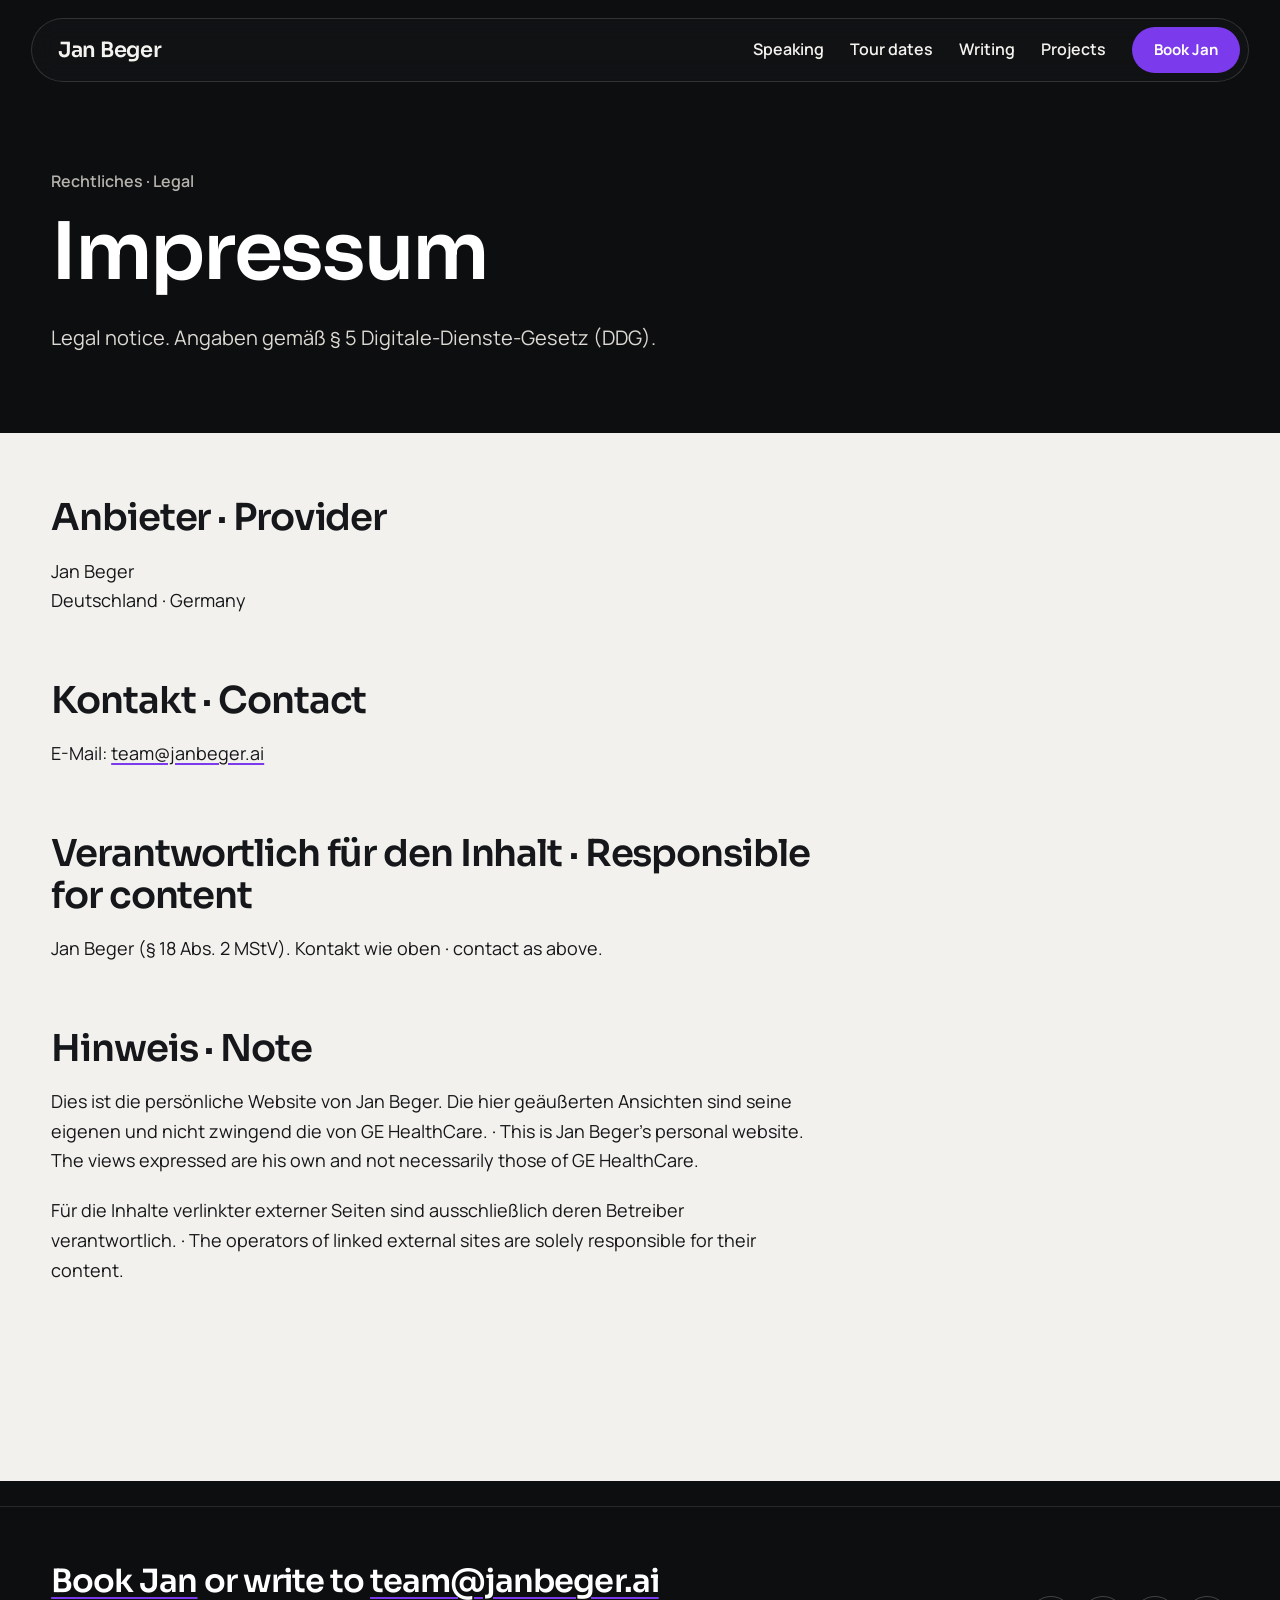
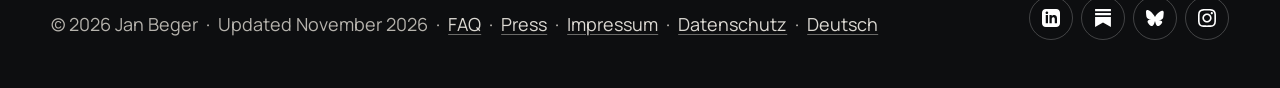
<file: impressum/index.html>
<!doctype html>
<html lang="de">
<head>
<meta charset="utf-8" />
<meta name="viewport" content="width=device-width,initial-scale=1" />
<meta name="color-scheme" content="light">
<meta name="theme-color" content="#f2f1ed" />
<link rel="icon" href="/favicon.svg" type="image/svg+xml" />
<link rel="icon" href="/favicon-32.png" type="image/png" sizes="32x32" />
<link rel="apple-touch-icon" sizes="180x180" href="/apple-touch-icon.png" />
<link rel="manifest" href="/site.webmanifest" />
<meta name="apple-mobile-web-app-title" content="Jan Beger" />
<title>Impressum · Jan Beger</title>
<meta name="description" content="Impressum (legal notice) for janbeger.ai." />
<meta name="robots" content="index, follow" />






<link rel="preload" href="/assets/fonts/sora-latin-wght-normal.woff2" as="font" type="font/woff2" crossorigin />
<link rel="preload" href="/assets/fonts/manrope-latin-wght-normal.woff2" as="font" type="font/woff2" crossorigin />
<link rel="stylesheet" href="/assets/fonts/fonts.css" />
<style>
  /* ============ STAGE THEME (matches homepage, 2026-11) ============ */
  :root{
    --bg:#0b0b0c; --bg-2:#121214; --card:#17171a;
    --ink:#f4f1ea; --ink-2:#c9c4ba; --ink-3:#9a958c;
    --paper:#f4f1ea; --paper-ink:#0b0b0c;
    --rule:rgba(244,241,234,0.16);
    --accent:#7c3aed; --accent-hover:#8b5cf6;
    --sans:"Inter Tight",system-ui,-apple-system,BlinkMacSystemFont,"Segoe UI",sans-serif;
    --display:"Anton","Impact","Arial Narrow",sans-serif;
  }
  *,*::before,*::after{ box-sizing:border-box; }
  html,body{ margin:0; padding:0; }
  html{ background:var(--bg); }
  body{
    background:var(--bg); color:var(--ink); font-family:var(--sans);
    font-size:17px; line-height:1.6; -webkit-font-smoothing:antialiased; text-rendering:optimizeLegibility;
  }
  ::selection{ background:var(--accent); color:var(--paper-ink); }
  img{ display:block; max-width:100%; height:auto; }
  a{ color:var(--ink); transition:color .15s ease, border-color .15s ease, background-color .15s ease; }
  a:hover{ color:var(--accent-hover); }
  :focus-visible{ outline:2px solid var(--accent); outline-offset:3px; }
  .wrap{ max-width:860px; margin:0 auto; padding:28px clamp(20px,4vw,40px) 96px; }
  .back{
    display:inline-flex; align-items:center; min-height:44px; padding:0 18px; margin-bottom:56px; border-radius:999px;
    border:1px solid rgba(244,241,234,0.35); color:var(--ink); text-decoration:none; font-size:15px; font-weight:600;
  }
  .back:hover{ border-color:var(--accent); color:var(--accent); }
  .kicker{ font-size:13px; font-weight:700; letter-spacing:.18em; text-transform:uppercase; color:var(--accent); margin-bottom:16px; }
  h1{ margin:0 0 28px; font-family:var(--display); font-weight:400; text-transform:uppercase; font-size:clamp(52px,9vw,112px); line-height:.9; letter-spacing:.002em; }
  .standfirst{ font-size:21px; line-height:1.55; color:var(--ink-2); margin:0 0 36px; padding-bottom:32px; border-bottom:1px solid var(--rule); }
  h2{ margin:72px 0 18px; font-family:var(--display); font-weight:400; text-transform:uppercase; font-size:clamp(36px,4.6vw,56px); line-height:.95; }
  p{ margin:0 0 20px; color:var(--ink-2); font-size:18px; line-height:1.65; }
  a{ color:var(--ink); text-decoration:underline; text-decoration-color:var(--accent); text-underline-offset:3px; }
  a:hover{ color:var(--accent-hover); }
  strong{ font-weight:600; color:var(--ink); }
  em{ color:var(--ink); }
  ul.topics{ margin:20px 0; padding:0; list-style:none; border-top:1px solid var(--rule); }
  ul.topics li{ padding:20px 0; border-bottom:1px solid var(--rule); }
  ul.topics .t{ display:block; font-size:22px; font-weight:600; color:var(--ink); line-height:1.3; margin-bottom:6px; }
  ul.topics p{ margin:0; font-size:17px; }
  .events{ margin:20px 0; padding:0; list-style:none; border-top:1px solid var(--rule); }
  .events li{ display:grid; grid-template-columns:200px minmax(0,1fr); gap:6px 28px; align-items:baseline; padding:20px 0; border-bottom:1px solid var(--rule); }
  .events li:first-child .when{ color:var(--accent); }
  .events .when{ font-family:var(--display); font-size:26px; line-height:1.05; text-transform:uppercase; color:var(--ink); }
  .events .what{ font-size:17px; line-height:1.45; }
  .events .what .name{ font-size:20px; font-weight:600; color:var(--ink); }
  .events .what .where{ color:var(--ink-3); font-size:16px; }
  @media (max-width:600px){ .events li{ grid-template-columns:1fr; } }
  .formats{ display:flex; flex-wrap:wrap; gap:10px; margin:20px 0 28px; padding:0; list-style:none; }
  .formats li{ padding:8px 18px; border:1px solid rgba(244,241,234,0.35); border-radius:999px; font-size:15px; font-weight:600; color:var(--ink); }
  .endcard{ margin:72px 0 0; padding:clamp(28px,5vw,56px); background:var(--accent); color:var(--paper-ink); }
  .endcard h2{ margin:0 0 16px; color:var(--paper-ink); font-size:clamp(44px,6vw,80px); }
  .endcard p{ margin:0; color:var(--paper-ink); font-size:19px; }
  .endcard a{ color:var(--paper-ink); font-weight:700; text-decoration-color:var(--paper-ink); }
  .endcard a:hover{ color:var(--paper-ink); text-decoration-thickness:2px; }
  footer{ margin-top:64px; padding-top:24px; border-top:1px solid var(--rule); font-size:14px; color:var(--ink-3); }
  footer a{ color:var(--ink-2); text-decoration:none; }
  footer a:hover{ color:var(--accent); }

  /* ============ ARENA THEME (matches homepage, 2026-11-02) ============ */
  :root{
    --bg:#f2f1ed; --bg-2:#ffffff; --card:#ffffff;
    --ink:#16171a; --ink-2:#3c3e44; --ink-3:#5b5d63;
    --paper:#f2f1ed; --paper-ink:#16171a;
    --rule:rgba(22,23,26,0.14); --line-strong:rgba(22,23,26,0.4);
    --accent:#6d28d9; --accent-hover:#5b21b6; --orange:#7c3aed; --night:#0d0e10;
    --sans:"Manrope",system-ui,-apple-system,"Segoe UI",sans-serif;
    --display:"Sora",system-ui,-apple-system,"Segoe UI",sans-serif;
  }
  html{ background:var(--bg); }
  body{ background:var(--bg); color:var(--ink); font-family:var(--sans); font-size:18px; line-height:1.62; }
  ::selection{ background:var(--orange); color:#fff; }
  :focus-visible{ outline-color:var(--orange); }
  h1, h2, .name, .events .when{ font-family:var(--display); text-transform:none; letter-spacing:-0.005em; }
  h1{ font-weight:300; font-size:clamp(48px,7vw,92px); line-height:1.0; text-wrap:balance; }
  h2{ font-weight:400; font-size:clamp(34px,3.6vw,48px); line-height:1.08; }
  .kicker, .hint, .detail-row .label, dl.facts dt{ text-transform:none; letter-spacing:0; }
  .kicker{ display:flex; align-items:center; gap:14px; font-size:15px; font-weight:700; color:var(--accent); }
  .kicker::before{ content:""; width:40px; height:3px; background:var(--orange); }
  .lede, .standfirst{ color:var(--ink-2); font-size:20px; }
  a:hover{ color:var(--accent); }
  /* back buttons */
  nav.top a.back, .back{ border:1.5px solid var(--line-strong); color:var(--ink); }
  nav.top a.back:hover, .back:hover{ border-color:var(--orange); color:var(--accent); }
  /* buttons */
  .btn-primary{ background:var(--orange); color:#fff; }
  .btn-primary:hover{ background:#6d28d9; color:#fff; }
  .btn-ghost, figure.shot .dl, .formats li{ border:1.5px solid var(--line-strong); color:var(--ink); }
  /* faq */
  .faq-item summary{ font-family:var(--display); font-weight:500; font-size:clamp(24px,2.6vw,30px); line-height:1.2; }
  .faq-item summary::after{ border-color:var(--line-strong); color:var(--accent); font-family:var(--sans); }
  .faq-a{ font-size:18px; }
  /* press */
  figure.shot{ background:var(--card); border-radius:14px; overflow:hidden; }
  figure.shot figcaption{ font-size:15px; color:var(--ink-2); }
  dl.facts dt{ font-size:15px; color:var(--ink-3); }
  .photo-note{ font-size:15px; color:var(--ink-3); }
  /* speaker page */
  .events .when{ font-size:30px; font-weight:400; line-height:1.1; }
  .events li:first-child .when{ color:var(--accent); }
  .events .what .where{ color:var(--ink-2); }
  ul.topics .t{ font-family:var(--display); font-weight:500; font-size:28px; line-height:1.15; }
  .endcard{ background:var(--night); color:#f5f3ef; border-radius:20px; }
  .endcard h2, .endcard p{ color:#f5f3ef; }
  .endcard h2{ font-weight:300; }
  .endcard a{ color:#fff; text-decoration-color:var(--orange); }
  .endcard a:hover{ color:#c4b5fd; }
  /* card */
  .avatar{ border-color:var(--orange); }
  .name{ font-weight:300; font-size:clamp(48px,13vw,68px); line-height:1.0; }
  .name .accent{ color:var(--accent); font-style:italic; }
  .events .what .name{ font-family:var(--sans); font-weight:700; letter-spacing:0; }
  .role{ font-size:16px; }
  .qr-wrap{ box-shadow:0 0 0 1px var(--rule), 0 18px 40px rgba(22,23,26,0.08); }
  .hint{ font-size:15px; color:var(--accent); }
  .detail-row .label{ font-size:14px; color:var(--ink-3); }
  .detail-row a{ font-size:17px; }
  /* footers */
  footer.kit, footer{ font-size:15px; color:var(--ink-3); }
  footer.kit a, footer a{ color:var(--ink-2); }

  /* ============ TYPE v3 (2026-11-02 12:35): Sora display, no italic accents ============ */
  :root{ --display:"Sora",system-ui,-apple-system,"Segoe UI",sans-serif; }
  h1, h2, .name, .events .when{ font-family:var(--display); font-weight:600; letter-spacing:-0.03em; }
  h1{ font-size:clamp(38px,5.4vw,70px); line-height:1.06; }
  h2{ font-size:clamp(28px,2.9vw,38px); line-height:1.12; }
  .faq-item summary{ font-family:var(--display); font-weight:600; font-size:clamp(19px,2vw,23px); letter-spacing:-0.02em; }
  .events .when{ font-size:23px; }
  ul.topics .t{ font-family:var(--display); font-weight:600; font-size:22px; letter-spacing:-0.02em; }
  .endcard h2{ font-weight:600; }
  .name{ font-size:clamp(38px,10vw,52px); }
  .name .accent{ font-style:normal; color:var(--accent); }
</style>
<!-- Privacy-friendly analytics by Plausible -->
<script async src="https://plausible.io/js/pa-Xg3IjPylJhQx44exYq6mF.js"></script>
<script>
  window.plausible=window.plausible||function(){(plausible.q=plausible.q||[]).push(arguments)},plausible.init=plausible.init||function(i){plausible.o=i||{}};
  plausible.init()
</script>
<link rel="stylesheet" href="/assets/subpage.css" />
</head>
<body class="v4">
<nav class="site" aria-label="Main">
  <div class="row">
    <a class="wordmark" href="/">Jan Beger</a>
    <div class="links"><a href="/#speaking-track">Speaking</a><a href="/#events">Tour dates</a><a href="/#writing-track">Writing</a><a href="/#projects-track">Projects</a></div>
    <a class="nav-book" href="/#speaking">Book Jan</a>
    <button type="button" class="menu-btn" aria-expanded="false" aria-controls="mobile-menu" aria-label="Open menu" data-open="Open menu" data-close="Close menu"><svg viewBox="0 0 24 24" fill="none" stroke="currentColor" stroke-width="2" stroke-linecap="round" aria-hidden="true"><path class="l1" d="M4 8h16"/><path class="l2" d="M4 16h16"/></svg></button>
  </div>
  <div class="mobile-menu" id="mobile-menu" hidden>
    <a href="/#speaking-track">Speaking</a>
    <a href="/#events">Tour dates</a>
    <a href="/#writing-track">Writing</a>
    <a href="/#projects-track">Projects</a>
    <a class="mm-book" href="/#speaking">Book Jan</a>
  </div>
</nav>
<header class="ph">
  <div class="ph-inner">
    <p class="ph-kicker">Rechtliches · Legal</p>
    <h1>Impressum</h1>
    <p class="ph-lede">Legal notice. Angaben gemäß § 5 Digitale-Dienste-Gesetz (DDG).</p>
  </div>
</header>
<main class="page">
  <article class="wrap">

    <h2>Anbieter · Provider</h2>
    <p>Jan Beger<br>Deutschland · Germany</p>

    <h2>Kontakt · Contact</h2>
    <p>E-Mail: <a href="mailto:team@janbeger.ai">team@janbeger.ai</a></p>

    <h2>Verantwortlich für den Inhalt · Responsible for content</h2>
    <p>Jan Beger (§ 18 Abs. 2 MStV). Kontakt wie oben · contact as above.</p>

    <h2>Hinweis · Note</h2>
    <p>Dies ist die persönliche Website von Jan Beger. Die hier geäußerten Ansichten sind seine eigenen und nicht zwingend die von GE HealthCare. · This is Jan Beger's personal website. The views expressed are his own and not necessarily those of GE HealthCare.</p>
    <p>Für die Inhalte verlinkter externer Seiten sind ausschließlich deren Betreiber verantwortlich. · The operators of linked external sites are solely responsible for their content.</p>
  </article>
</main>
<footer class="site">
    <div class="row">
      <div class="foot-main"><p class="foot-cta"><a href="/#speaking">Book Jan</a> or write to <a href="mailto:team@janbeger.ai">team@janbeger.ai</a></p><p class="foot-meta">&copy; <span class="yr" id="yr">2026</span> Jan Beger &nbsp;&middot;&nbsp; Updated November 2026 &nbsp;&middot;&nbsp; <a href="/faq.html">FAQ</a> &nbsp;&middot;&nbsp; <a href="/press.html">Press</a> &nbsp;&middot;&nbsp; <a href="/impressum/">Impressum</a> &nbsp;&middot;&nbsp; <a href="/datenschutz/">Datenschutz</a> &nbsp;&middot;&nbsp; <a href="/ki-keynote-speaker-gesundheitswesen/" hreflang="de" lang="de">Deutsch</a></p></div>
      <div class="icons">
        <a href="https://www.linkedin.com/in/janbeger" target="_blank" rel="noopener" aria-label="LinkedIn"><svg viewBox="0 0 24 24" aria-hidden="true"><path d="M19 0h-14c-2.761 0-5 2.239-5 5v14c0 2.761 2.239 5 5 5h14c2.762 0 5-2.239 5-5v-14c0-2.761-2.238-5-5-5zm-11 19h-3v-11h3v11zm-1.5-12.268c-.966 0-1.75-.79-1.75-1.764s.784-1.764 1.75-1.764 1.75.79 1.75 1.764-.783 1.764-1.75 1.764zm13.5 12.268h-3v-5.604c0-3.368-4-3.113-4 0v5.604h-3v-11h3v1.765c1.396-2.586 7-2.777 7 2.476v6.759z"/></svg></a>
        <a href="https://janbeger.substack.com/" target="_blank" rel="noopener" aria-label="Substack"><svg viewBox="0 0 24 24" aria-hidden="true"><path d="M22.539 8.242H1.46V5.406h21.08v2.836zM1.46 10.812V24L12 18.11 22.54 24V10.812H1.46zM22.54 0H1.46v2.836h21.08V0z"/></svg></a>
        <a href="https://bsky.app/profile/janbeger.bsky.social" target="_blank" rel="noopener" aria-label="Bluesky"><svg viewBox="0 0 24 24" aria-hidden="true"><path d="M12 10.8c-1.087-2.114-4.046-6.053-6.798-7.995C2.566.944 1.561 1.266.902 1.565.139 1.908 0 3.08 0 3.768c0 .69.378 5.65.624 6.479.815 2.736 3.713 3.66 6.383 3.364-3.911.581-7.386 2.005-2.83 7.078 5.013 5.59 6.87-1.197 7.823-4.643.953 3.446 2.05 10.061 7.733 4.643 4.267-4.073.792-5.497-3.119-6.078 2.67.297 5.568-.628 6.383-3.364.246-.829.624-5.79.624-6.48 0-.688-.139-1.86-.902-2.202-.659-.298-1.664-.62-4.3 1.24C16.046 4.747 13.087 8.686 12 10.8z"/></svg></a>
        <a href="https://www.instagram.com/jan.beger/" target="_blank" rel="noopener" aria-label="Instagram"><svg viewBox="0 0 24 24" aria-hidden="true"><path d="M12 2.163c3.204 0 3.584.012 4.85.07 3.252.148 4.771 1.691 4.919 4.919.058 1.265.069 1.645.069 4.849 0 3.205-.012 3.584-.069 4.849-.149 3.225-1.664 4.771-4.919 4.919-1.266.058-1.644.07-4.85.07-3.204 0-3.584-.012-4.849-.07-3.26-.149-4.771-1.699-4.919-4.92-.058-1.265-.07-1.644-.07-4.849 0-3.204.013-3.583.07-4.849.149-3.227 1.664-4.771 4.919-4.919 1.266-.057 1.645-.069 4.849-.069zm0-2.163c-3.259 0-3.667.014-4.947.072-4.358.2-6.78 2.618-6.98 6.98-.059 1.281-.073 1.689-.073 4.948 0 3.259.014 3.668.072 4.948.2 4.358 2.618 6.78 6.98 6.98 1.281.058 1.689.072 4.948.072 3.259 0 3.668-.014 4.948-.072 4.354-.2 6.782-2.618 6.979-6.98.059-1.28.073-1.689.073-4.948 0-3.259-.014-3.667-.072-4.947-.196-4.354-2.617-6.78-6.979-6.98-1.281-.059-1.69-.073-4.949-.073zm0 5.838c-3.403 0-6.162 2.759-6.162 6.162s2.759 6.163 6.162 6.163 6.162-2.759 6.162-6.163c0-3.403-2.759-6.162-6.162-6.162zm0 10.162c-2.209 0-4-1.79-4-4 0-2.209 1.791-4 4-4s4 1.791 4 4c0 2.21-1.791 4-4 4zm6.406-11.845c-.796 0-1.441.645-1.441 1.44s.645 1.44 1.441 1.44c.795 0 1.439-.645 1.439-1.44s-.644-1.44-1.439-1.44z"/></svg></a>
      </div>
    </div>
  </footer>
<script src="/assets/subpage.js" defer></script>
</body>
</html>
</file>
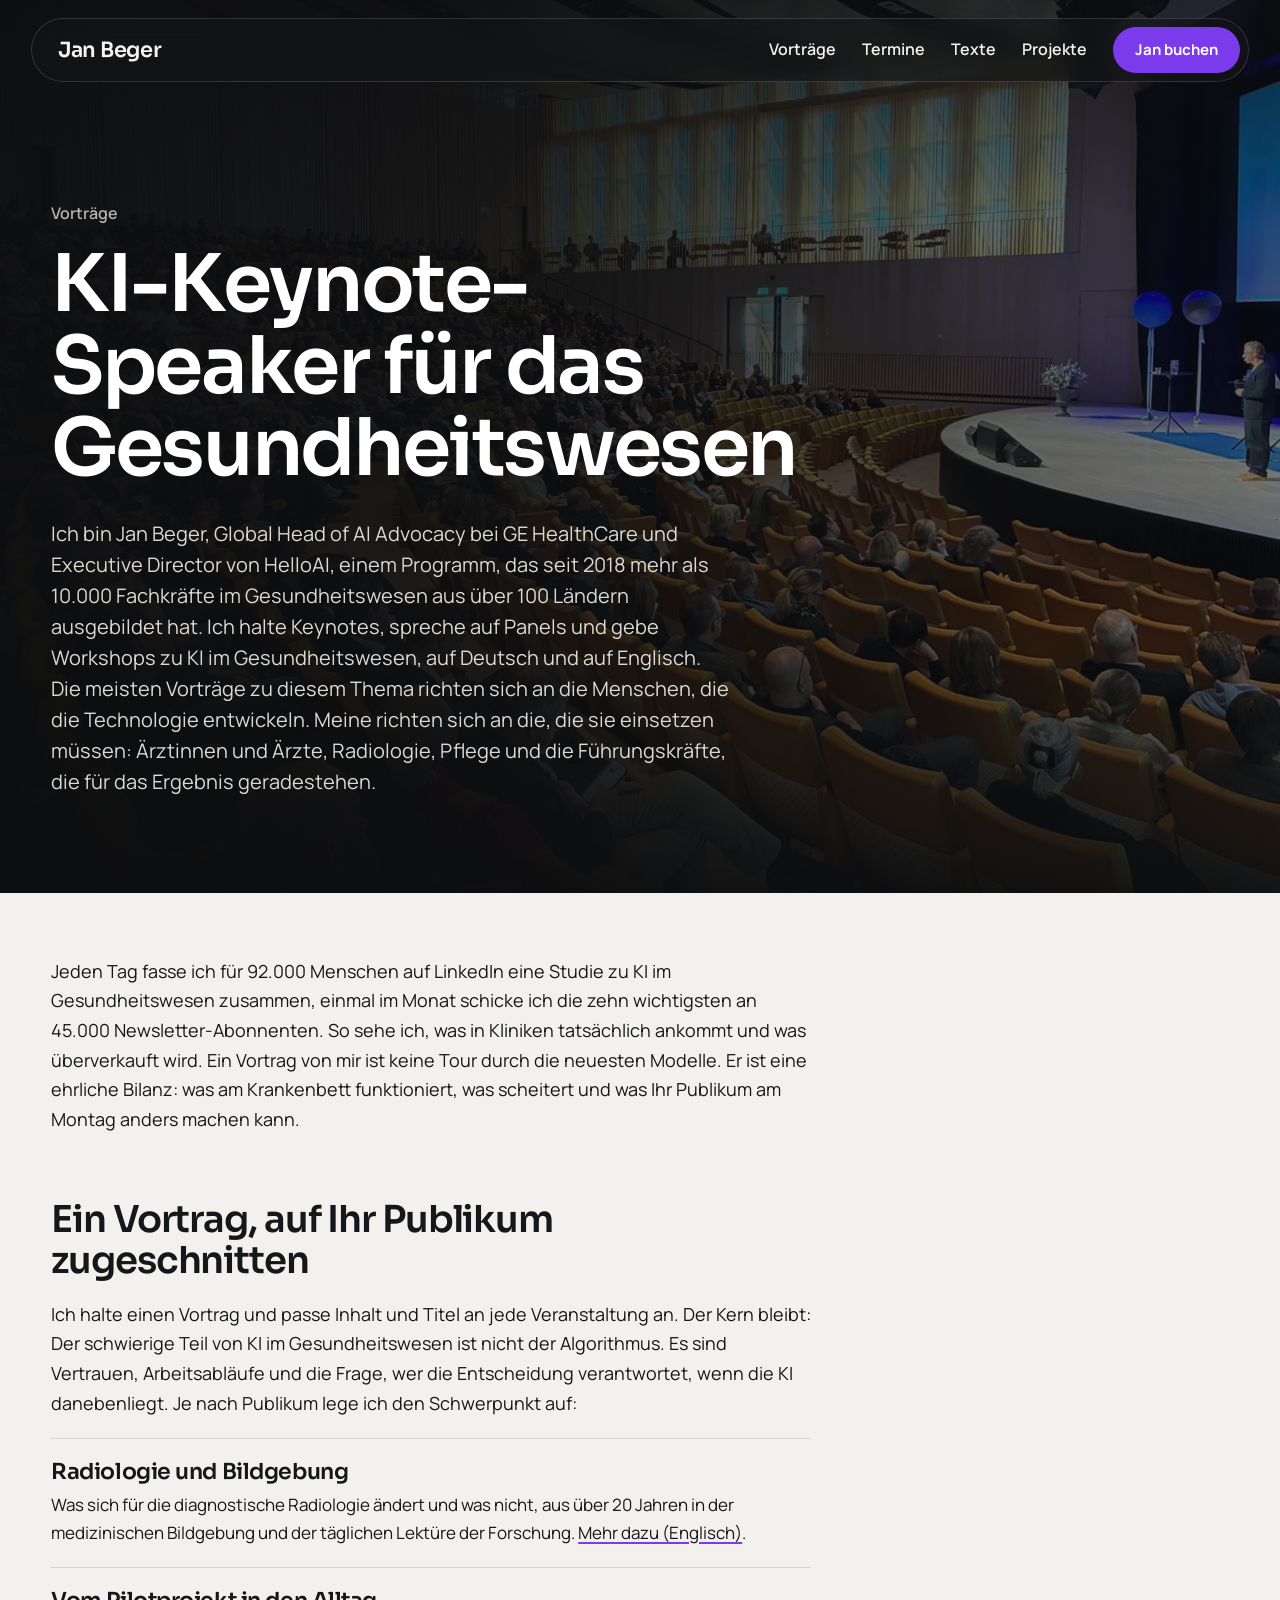
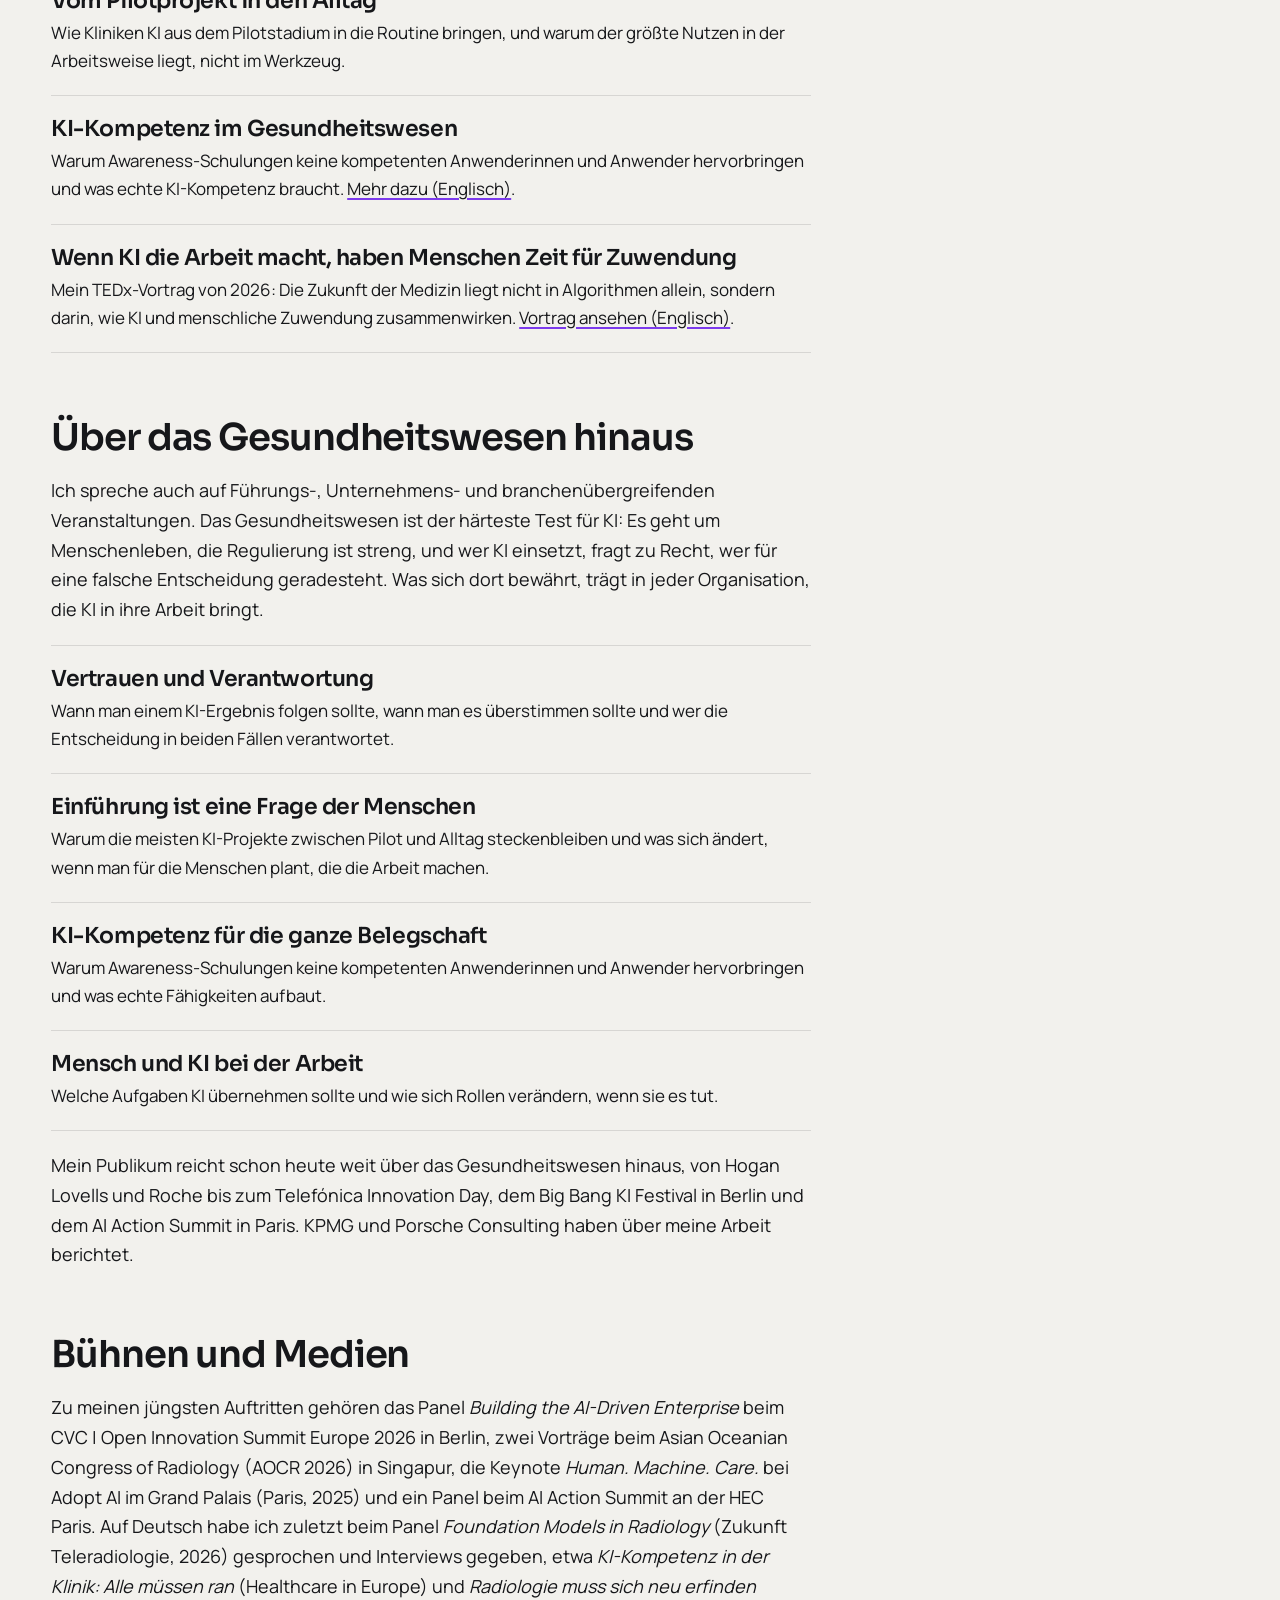
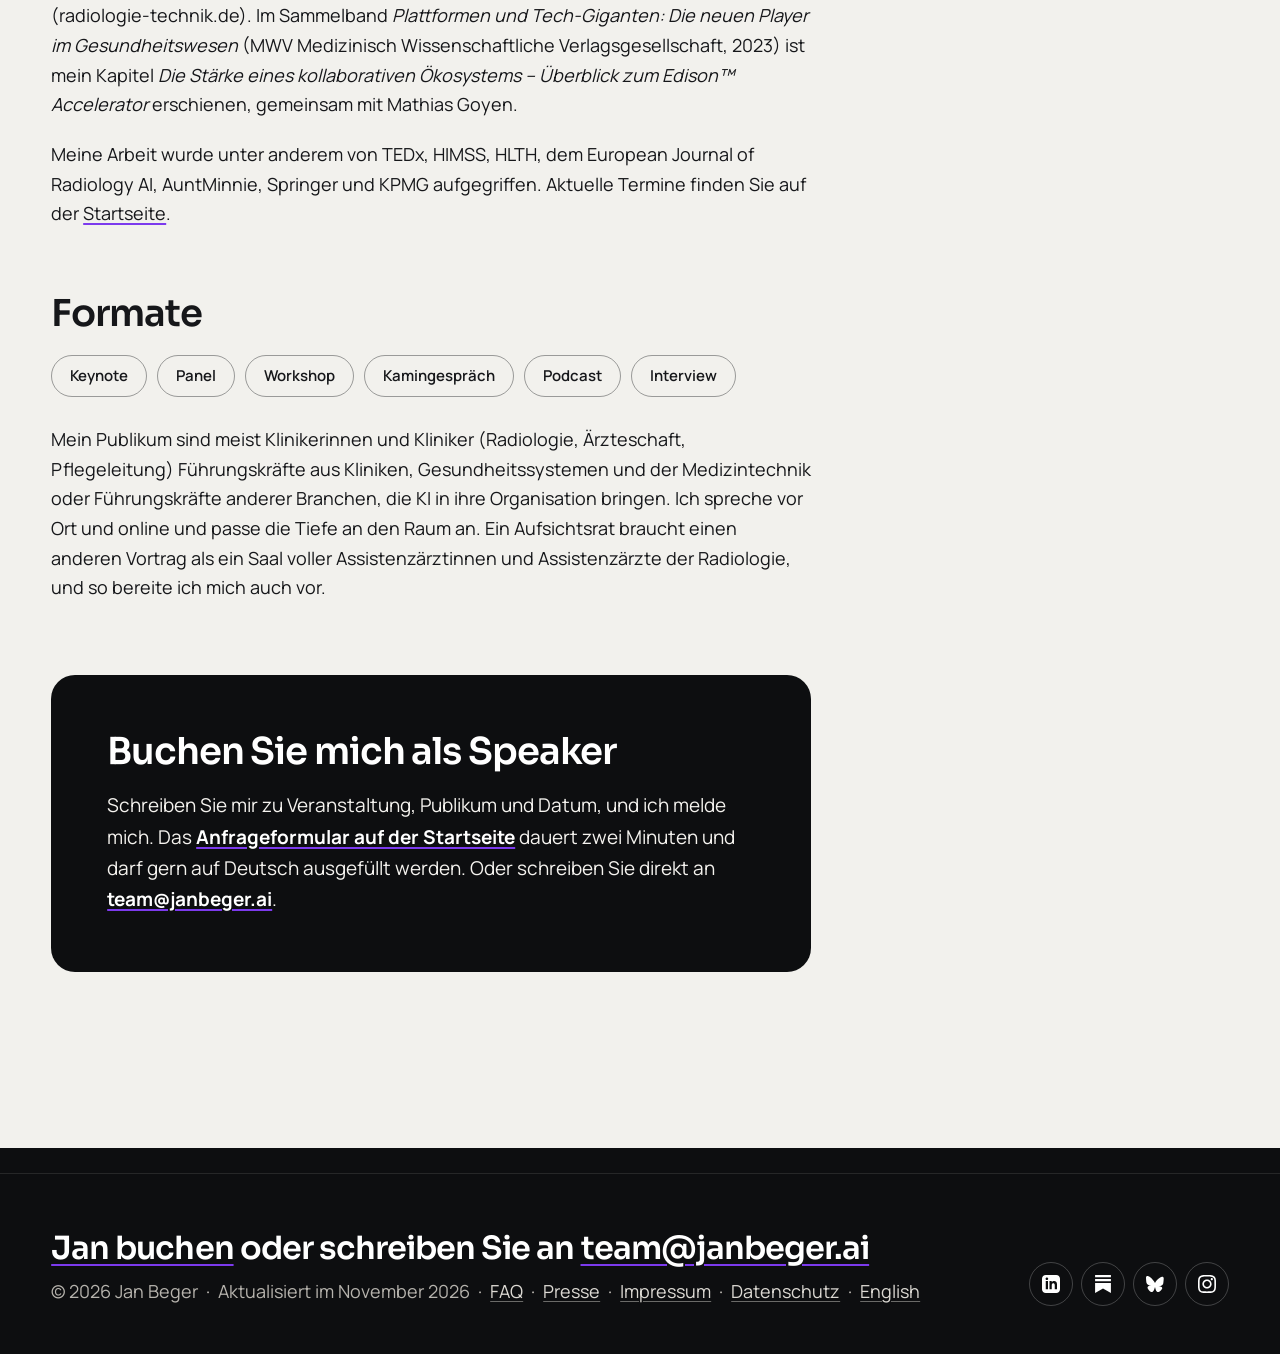
<file: ki-keynote-speaker-gesundheitswesen/index.html>
<!doctype html>
<html lang="de">
<head>
<meta charset="utf-8" />
<meta name="viewport" content="width=device-width,initial-scale=1" />
<meta name="color-scheme" content="light">
<meta name="theme-color" content="#f2f1ed" />
<link rel="icon" href="/favicon.svg" type="image/svg+xml" />
<link rel="icon" href="/favicon-32.png" type="image/png" sizes="32x32" />
<link rel="apple-touch-icon" sizes="180x180" href="/apple-touch-icon.png" />
<link rel="manifest" href="/site.webmanifest" />
<meta name="apple-mobile-web-app-title" content="Jan Beger" />
<title>Jan Beger · KI-Keynote-Speaker für das Gesundheitswesen</title>
<meta name="description" content="Jan Beger ist Keynote Speaker zu KI im Gesundheitswesen und Global Head of AI Advocacy bei GE HealthCare. Keynotes, Panels und Workshops auf Deutsch und Englisch." />
<link rel="canonical" href="https://janbeger.ai/ki-keynote-speaker-gesundheitswesen/" />
<link rel="alternate" hreflang="en" href="https://janbeger.ai/healthcare-ai-keynote-speaker/" />
<link rel="alternate" hreflang="de" href="https://janbeger.ai/ki-keynote-speaker-gesundheitswesen/" />
<link rel="alternate" hreflang="x-default" href="https://janbeger.ai/healthcare-ai-keynote-speaker/" />

<meta property="og:title" content="Jan Beger · KI-Keynote-Speaker für das Gesundheitswesen" />
<meta property="og:description" content="Keynotes, Panels und Workshops zu KI im Gesundheitswesen, für die Menschen, die KI einsetzen. Auf Deutsch und Englisch." />
<meta property="og:url" content="https://janbeger.ai/ki-keynote-speaker-gesundheitswesen/" />
<meta property="og:image" content="https://janbeger.ai/assets/og-card-2026.jpg" />
<meta property="og:image:width" content="1200" />
<meta property="og:image:height" content="630" />
<meta property="og:image:alt" content="Jan Beger on stage: Our conversations must move beyond algorithms." />
<meta property="og:type" content="profile" />
<meta name="twitter:card" content="summary_large_image" />
<meta name="twitter:title" content="Jan Beger · KI-Keynote-Speaker für das Gesundheitswesen" />
<meta name="twitter:description" content="Keynotes, Panels und Workshops zu KI im Gesundheitswesen, für die Menschen, die KI einsetzen. Auf Deutsch und Englisch." />
<meta name="twitter:image" content="https://janbeger.ai/assets/og-card-2026.jpg" />


<script type="application/ld+json">
{
  "@context": "https://schema.org",
  "@type": "ProfilePage",
  "url": "https://janbeger.ai/ki-keynote-speaker-gesundheitswesen/",
  "name": "Jan Beger · KI-Keynote-Speaker für das Gesundheitswesen",
  "inLanguage": "de",
  "mainEntity": {
    "@type": "Person",
    "@id": "https://janbeger.ai/#jan",
    "name": "Jan Beger",
    "url": "https://janbeger.ai/",
    "jobTitle": "Global Head of AI Advocacy, GE HealthCare",
    "description": "Keynote Speaker zu KI im Gesundheitswesen. Global Head of AI Advocacy bei GE HealthCare und Executive Director von HelloAI. Vorträge auf Deutsch und Englisch.",
    "knowsAbout": [
      "KI im Gesundheitswesen",
      "KI in der Radiologie",
      "KI-Kompetenz",
      "Einführung klinischer KI"
    ],
    "worksFor": {
      "@type": "Organization",
      "name": "GE HealthCare",
      "url": "https://www.gehealthcare.com"
    },
    "sameAs": [
      "https://www.linkedin.com/in/janbeger",
      "https://janbeger.substack.com",
      "https://research.gehealthcare.com/about/",
      "https://bsky.app/profile/janbeger.bsky.social",
      "https://www.instagram.com/jan.beger/",
      "https://www.xing.com/profile/Jan_Beger"
    ]
  }
}
</script>
<link rel="preload" href="/assets/fonts/sora-latin-wght-normal.woff2" as="font" type="font/woff2" crossorigin />
<link rel="preload" href="/assets/fonts/manrope-latin-wght-normal.woff2" as="font" type="font/woff2" crossorigin />
<link rel="stylesheet" href="/assets/fonts/fonts.css" />
<style>
  /* ============ STAGE THEME (matches homepage, 2026-11) ============ */
  :root{
    --bg:#0b0b0c; --bg-2:#121214; --card:#17171a;
    --ink:#f4f1ea; --ink-2:#c9c4ba; --ink-3:#9a958c;
    --paper:#f4f1ea; --paper-ink:#0b0b0c;
    --rule:rgba(244,241,234,0.16);
    --accent:#7c3aed; --accent-hover:#8b5cf6;
    --sans:"Inter Tight",system-ui,-apple-system,BlinkMacSystemFont,"Segoe UI",sans-serif;
    --display:"Anton","Impact","Arial Narrow",sans-serif;
  }
  *,*::before,*::after{ box-sizing:border-box; }
  html,body{ margin:0; padding:0; }
  html{ background:var(--bg); }
  body{
    background:var(--bg); color:var(--ink); font-family:var(--sans);
    font-size:17px; line-height:1.6; -webkit-font-smoothing:antialiased; text-rendering:optimizeLegibility;
  }
  ::selection{ background:var(--accent); color:var(--paper-ink); }
  img{ display:block; max-width:100%; height:auto; }
  a{ color:var(--ink); transition:color .15s ease, border-color .15s ease, background-color .15s ease; }
  a:hover{ color:var(--accent-hover); }
  :focus-visible{ outline:2px solid var(--accent); outline-offset:3px; }
  .wrap{ max-width:860px; margin:0 auto; padding:28px clamp(20px,4vw,40px) 96px; }
  .back{
    display:inline-flex; align-items:center; min-height:44px; padding:0 18px; margin-bottom:56px; border-radius:999px;
    border:1px solid rgba(244,241,234,0.35); color:var(--ink); text-decoration:none; font-size:15px; font-weight:600;
  }
  .back:hover{ border-color:var(--accent); color:var(--accent); }
  .kicker{ font-size:13px; font-weight:700; letter-spacing:.18em; text-transform:uppercase; color:var(--accent); margin-bottom:16px; }
  h1{ margin:0 0 28px; font-family:var(--display); font-weight:400; text-transform:uppercase; font-size:clamp(52px,9vw,112px); line-height:.9; letter-spacing:.002em; }
  .standfirst{ font-size:21px; line-height:1.55; color:var(--ink-2); margin:0 0 36px; padding-bottom:32px; border-bottom:1px solid var(--rule); }
  h2{ margin:72px 0 18px; font-family:var(--display); font-weight:400; text-transform:uppercase; font-size:clamp(36px,4.6vw,56px); line-height:.95; }
  p{ margin:0 0 20px; color:var(--ink-2); font-size:18px; line-height:1.65; }
  a{ color:var(--ink); text-decoration:underline; text-decoration-color:var(--accent); text-underline-offset:3px; }
  a:hover{ color:var(--accent-hover); }
  strong{ font-weight:600; color:var(--ink); }
  em{ color:var(--ink); }
  ul.topics{ margin:20px 0; padding:0; list-style:none; border-top:1px solid var(--rule); }
  ul.topics li{ padding:20px 0; border-bottom:1px solid var(--rule); }
  ul.topics .t{ display:block; font-size:22px; font-weight:600; color:var(--ink); line-height:1.3; margin-bottom:6px; }
  ul.topics p{ margin:0; font-size:17px; }
  .events{ margin:20px 0; padding:0; list-style:none; border-top:1px solid var(--rule); }
  .events li{ display:grid; grid-template-columns:200px minmax(0,1fr); gap:6px 28px; align-items:baseline; padding:20px 0; border-bottom:1px solid var(--rule); }
  .events li:first-child .when{ color:var(--accent); }
  .events .when{ font-family:var(--display); font-size:26px; line-height:1.05; text-transform:uppercase; color:var(--ink); }
  .events .what{ font-size:17px; line-height:1.45; }
  .events .what .name{ font-size:20px; font-weight:600; color:var(--ink); }
  .events .what .where{ color:var(--ink-3); font-size:16px; }
  @media (max-width:600px){ .events li{ grid-template-columns:1fr; } }
  .formats{ display:flex; flex-wrap:wrap; gap:10px; margin:20px 0 28px; padding:0; list-style:none; }
  .formats li{ padding:8px 18px; border:1px solid rgba(244,241,234,0.35); border-radius:999px; font-size:15px; font-weight:600; color:var(--ink); }
  .endcard{ margin:72px 0 0; padding:clamp(28px,5vw,56px); background:var(--accent); color:var(--paper-ink); }
  .endcard h2{ margin:0 0 16px; color:var(--paper-ink); font-size:clamp(44px,6vw,80px); }
  .endcard p{ margin:0; color:var(--paper-ink); font-size:19px; }
  .endcard a{ color:var(--paper-ink); font-weight:700; text-decoration-color:var(--paper-ink); }
  .endcard a:hover{ color:var(--paper-ink); text-decoration-thickness:2px; }
  footer{ margin-top:64px; padding-top:24px; border-top:1px solid var(--rule); font-size:14px; color:var(--ink-3); }
  footer a{ color:var(--ink-2); text-decoration:none; }
  footer a:hover{ color:var(--accent); }

  /* ============ ARENA THEME (matches homepage, 2026-11-02) ============ */
  :root{
    --bg:#f2f1ed; --bg-2:#ffffff; --card:#ffffff;
    --ink:#16171a; --ink-2:#3c3e44; --ink-3:#5b5d63;
    --paper:#f2f1ed; --paper-ink:#16171a;
    --rule:rgba(22,23,26,0.14); --line-strong:rgba(22,23,26,0.4);
    --accent:#6d28d9; --accent-hover:#5b21b6; --orange:#7c3aed; --night:#0d0e10;
    --sans:"Manrope",system-ui,-apple-system,"Segoe UI",sans-serif;
    --display:"Sora",system-ui,-apple-system,"Segoe UI",sans-serif;
  }
  html{ background:var(--bg); }
  body{ background:var(--bg); color:var(--ink); font-family:var(--sans); font-size:18px; line-height:1.62; }
  ::selection{ background:var(--orange); color:#fff; }
  :focus-visible{ outline-color:var(--orange); }
  h1, h2, .name, .events .when{ font-family:var(--display); text-transform:none; letter-spacing:-0.005em; }
  h1{ font-weight:300; font-size:clamp(48px,7vw,92px); line-height:1.0; text-wrap:balance; }
  h2{ font-weight:400; font-size:clamp(34px,3.6vw,48px); line-height:1.08; }
  .kicker, .hint, .detail-row .label, dl.facts dt{ text-transform:none; letter-spacing:0; }
  .kicker{ display:flex; align-items:center; gap:14px; font-size:15px; font-weight:700; color:var(--accent); }
  .kicker::before{ content:""; width:40px; height:3px; background:var(--orange); }
  .lede, .standfirst{ color:var(--ink-2); font-size:20px; }
  a:hover{ color:var(--accent); }
  /* back buttons */
  nav.top a.back, .back{ border:1.5px solid var(--line-strong); color:var(--ink); }
  nav.top a.back:hover, .back:hover{ border-color:var(--orange); color:var(--accent); }
  /* buttons */
  .btn-primary{ background:var(--orange); color:#fff; }
  .btn-primary:hover{ background:#6d28d9; color:#fff; }
  .btn-ghost, figure.shot .dl, .formats li{ border:1.5px solid var(--line-strong); color:var(--ink); }
  /* faq */
  .faq-item summary{ font-family:var(--display); font-weight:500; font-size:clamp(24px,2.6vw,30px); line-height:1.2; }
  .faq-item summary::after{ border-color:var(--line-strong); color:var(--accent); font-family:var(--sans); }
  .faq-a{ font-size:18px; }
  /* press */
  figure.shot{ background:var(--card); border-radius:14px; overflow:hidden; }
  figure.shot figcaption{ font-size:15px; color:var(--ink-2); }
  dl.facts dt{ font-size:15px; color:var(--ink-3); }
  .photo-note{ font-size:15px; color:var(--ink-3); }
  /* speaker page */
  .events .when{ font-size:30px; font-weight:400; line-height:1.1; }
  .events li:first-child .when{ color:var(--accent); }
  .events .what .where{ color:var(--ink-2); }
  ul.topics .t{ font-family:var(--display); font-weight:500; font-size:28px; line-height:1.15; }
  .endcard{ background:var(--night); color:#f5f3ef; border-radius:20px; }
  .endcard h2, .endcard p{ color:#f5f3ef; }
  .endcard h2{ font-weight:300; }
  .endcard a{ color:#fff; text-decoration-color:var(--orange); }
  .endcard a:hover{ color:#c4b5fd; }
  /* card */
  .avatar{ border-color:var(--orange); }
  .name{ font-weight:300; font-size:clamp(48px,13vw,68px); line-height:1.0; }
  .name .accent{ color:var(--accent); font-style:italic; }
  .events .what .name{ font-family:var(--sans); font-weight:700; letter-spacing:0; }
  .role{ font-size:16px; }
  .qr-wrap{ box-shadow:0 0 0 1px var(--rule), 0 18px 40px rgba(22,23,26,0.08); }
  .hint{ font-size:15px; color:var(--accent); }
  .detail-row .label{ font-size:14px; color:var(--ink-3); }
  .detail-row a{ font-size:17px; }
  /* footers */
  footer.kit, footer{ font-size:15px; color:var(--ink-3); }
  footer.kit a, footer a{ color:var(--ink-2); }

  /* ============ TYPE v3 (2026-11-02 12:35): Sora display, no italic accents ============ */
  :root{ --display:"Sora",system-ui,-apple-system,"Segoe UI",sans-serif; }
  h1, h2, .name, .events .when{ font-family:var(--display); font-weight:600; letter-spacing:-0.03em; }
  h1{ font-size:clamp(38px,5.4vw,70px); line-height:1.06; }
  h2{ font-size:clamp(28px,2.9vw,38px); line-height:1.12; }
  .faq-item summary{ font-family:var(--display); font-weight:600; font-size:clamp(19px,2vw,23px); letter-spacing:-0.02em; }
  .events .when{ font-size:23px; }
  ul.topics .t{ font-family:var(--display); font-weight:600; font-size:22px; letter-spacing:-0.02em; }
  .endcard h2{ font-weight:600; }
  .name{ font-size:clamp(38px,10vw,52px); }
  .name .accent{ font-style:normal; color:var(--accent); }
</style>
<!-- Privacy-friendly analytics by Plausible -->
<script async src="https://plausible.io/js/pa-Xg3IjPylJhQx44exYq6mF.js"></script>
<script>
  window.plausible=window.plausible||function(){(plausible.q=plausible.q||[]).push(arguments)},plausible.init=plausible.init||function(i){plausible.o=i||{}};
  plausible.init()
</script>
<link rel="stylesheet" href="/assets/subpage.css" />
</head>
<body class="v4">
<nav class="site" aria-label="Hauptmenü">
  <div class="row">
    <a class="wordmark" href="/">Jan Beger</a>
    <div class="links"><a href="/#speaking-track">Vorträge</a><a href="/#events">Termine</a><a href="/#writing-track">Texte</a><a href="/#projects-track">Projekte</a></div>
    <a class="nav-book" href="/#speaking">Jan buchen</a>
    <button type="button" class="menu-btn" aria-expanded="false" aria-controls="mobile-menu" aria-label="Menü öffnen" data-open="Menü öffnen" data-close="Menü schließen"><svg viewBox="0 0 24 24" fill="none" stroke="currentColor" stroke-width="2" stroke-linecap="round" aria-hidden="true"><path class="l1" d="M4 8h16"/><path class="l2" d="M4 16h16"/></svg></button>
  </div>
  <div class="mobile-menu" id="mobile-menu" hidden>
    <a href="/#speaking-track">Vorträge</a>
    <a href="/#events">Termine</a>
    <a href="/#writing-track">Texte</a>
    <a href="/#projects-track">Projekte</a>
    <a class="mm-book" href="/#speaking">Jan buchen</a>
  </div>
</nav>
<header class="ph has-photo">
  <img class="ph-photo" src="/assets/stage-arena.webp" alt="" fetchpriority="high" />
  <div class="ph-inner">
    <p class="ph-kicker">Vorträge</p>
    <h1>KI-Keynote-Speaker für das Gesundheitswesen</h1>
    <p class="ph-lede">Ich bin Jan Beger, Global Head of AI Advocacy bei GE HealthCare und Executive Director von HelloAI, einem Programm, das seit 2018 mehr als 10.000 Fachkräfte im Gesundheitswesen aus über 100 Ländern ausgebildet hat. Ich halte Keynotes, spreche auf Panels und gebe Workshops zu KI im Gesundheitswesen, auf Deutsch und auf Englisch. Die meisten Vorträge zu diesem Thema richten sich an die Menschen, die die Technologie entwickeln. Meine richten sich an die, die sie einsetzen müssen: Ärztinnen und Ärzte, Radiologie, Pflege und die Führungskräfte, die für das Ergebnis geradestehen.</p>
  </div>
</header>
<main class="page">
  <article class="wrap">

    <p>Jeden Tag fasse ich für 92.000 Menschen auf LinkedIn eine Studie zu KI im Gesundheitswesen zusammen, einmal im Monat schicke ich die zehn wichtigsten an 45.000 Newsletter-Abonnenten. So sehe ich, was in Kliniken tatsächlich ankommt und was überverkauft wird. Ein Vortrag von mir ist keine Tour durch die neuesten Modelle. Er ist eine ehrliche Bilanz: was am Krankenbett funktioniert, was scheitert und was Ihr Publikum am Montag anders machen kann.</p>

    <h2>Ein Vortrag, auf Ihr Publikum zugeschnitten</h2>

    <p>Ich halte einen Vortrag und passe Inhalt und Titel an jede Veranstaltung an. Der Kern bleibt: Der schwierige Teil von KI im Gesundheitswesen ist nicht der Algorithmus. Es sind Vertrauen, Arbeitsabläufe und die Frage, wer die Entscheidung verantwortet, wenn die KI danebenliegt. Je nach Publikum lege ich den Schwerpunkt auf:</p>

    <ul class="topics">
      <li>
        <span class="t">Radiologie und Bildgebung</span>
        <p>Was sich für die diagnostische Radiologie ändert und was nicht, aus über 20 Jahren in der medizinischen Bildgebung und der täglichen Lektüre der Forschung. <a href="/ai-in-radiology-speaker/">Mehr dazu (Englisch)</a>.</p>
      </li>
      <li>
        <span class="t">Vom Pilotprojekt in den Alltag</span>
        <p>Wie Kliniken KI aus dem Pilotstadium in die Routine bringen, und warum der größte Nutzen in der Arbeitsweise liegt, nicht im Werkzeug.</p>
      </li>
      <li>
        <span class="t">KI-Kompetenz im Gesundheitswesen</span>
        <p>Warum Awareness-Schulungen keine kompetenten Anwenderinnen und Anwender hervorbringen und was echte KI-Kompetenz braucht. <a href="/ai-fluency-in-healthcare/">Mehr dazu (Englisch)</a>.</p>
      </li>
      <li>
        <span class="t">Wenn KI die Arbeit macht, haben Menschen Zeit für Zuwendung</span>
        <p>Mein TEDx-Vortrag von 2026: Die Zukunft der Medizin liegt nicht in Algorithmen allein, sondern darin, wie KI und menschliche Zuwendung zusammenwirken. <a href="https://www.youtube.com/watch?v=63kbKpDjxU8" target="_blank" rel="noopener">Vortrag ansehen (Englisch)</a>.</p>
      </li>
    </ul>

    <h2>Über das Gesundheitswesen hinaus</h2>

    <p>Ich spreche auch auf Führungs-, Unternehmens- und branchenübergreifenden Veranstaltungen. Das Gesundheitswesen ist der härteste Test für KI: Es geht um Menschenleben, die Regulierung ist streng, und wer KI einsetzt, fragt zu Recht, wer für eine falsche Entscheidung geradesteht. Was sich dort bewährt, trägt in jeder Organisation, die KI in ihre Arbeit bringt.</p>

    <ul class="topics">
      <li>
        <span class="t">Vertrauen und Verantwortung</span>
        <p>Wann man einem KI-Ergebnis folgen sollte, wann man es überstimmen sollte und wer die Entscheidung in beiden Fällen verantwortet.</p>
      </li>
      <li>
        <span class="t">Einführung ist eine Frage der Menschen</span>
        <p>Warum die meisten KI-Projekte zwischen Pilot und Alltag steckenbleiben und was sich ändert, wenn man für die Menschen plant, die die Arbeit machen.</p>
      </li>
      <li>
        <span class="t">KI-Kompetenz für die ganze Belegschaft</span>
        <p>Warum Awareness-Schulungen keine kompetenten Anwenderinnen und Anwender hervorbringen und was echte Fähigkeiten aufbaut.</p>
      </li>
      <li>
        <span class="t">Mensch und KI bei der Arbeit</span>
        <p>Welche Aufgaben KI übernehmen sollte und wie sich Rollen verändern, wenn sie es tut.</p>
      </li>
    </ul>

    <p>Mein Publikum reicht schon heute weit über das Gesundheitswesen hinaus, von Hogan Lovells und Roche bis zum Telef&oacute;nica Innovation Day, dem Big Bang KI Festival in Berlin und dem AI Action Summit in Paris. KPMG und Porsche Consulting haben über meine Arbeit berichtet.</p>

    <h2>Bühnen und Medien</h2>

    <p>Zu meinen jüngsten Auftritten gehören das Panel <em>Building the AI-Driven Enterprise</em> beim CVC | Open Innovation Summit Europe 2026 in Berlin, zwei Vorträge beim Asian Oceanian Congress of Radiology (AOCR 2026) in Singapur, die Keynote <em>Human. Machine. Care.</em> bei Adopt AI im Grand Palais (Paris, 2025) und ein Panel beim AI Action Summit an der HEC Paris. Auf Deutsch habe ich zuletzt beim Panel <em>Foundation Models in Radiology</em> (Zukunft Teleradiologie, 2026) gesprochen und Interviews gegeben, etwa <em>KI-Kompetenz in der Klinik: Alle müssen ran</em> (Healthcare in Europe) und <em>Radiologie muss sich neu erfinden</em> (radiologie-technik.de). Im Sammelband <em>Plattformen und Tech-Giganten: Die neuen Player im Gesundheitswesen</em> (MWV Medizinisch Wissenschaftliche Verlagsgesellschaft, 2023) ist mein Kapitel <em>Die St&auml;rke eines kollaborativen &Ouml;kosystems &ndash; &Uuml;berblick zum Edison&trade; Accelerator</em> erschienen, gemeinsam mit Mathias Goyen.</p>

    <p>Meine Arbeit wurde unter anderem von TEDx, HIMSS, HLTH, dem European Journal of Radiology AI, AuntMinnie, Springer und KPMG aufgegriffen. Aktuelle Termine finden Sie auf der <a href="/#events">Startseite</a>.</p>

    <h2>Formate</h2>

    <ul class="formats">
      <li>Keynote</li>
      <li>Panel</li>
      <li>Workshop</li>
      <li>Kamingespräch</li>
      <li>Podcast</li>
      <li>Interview</li>
    </ul>

    <p>Mein Publikum sind meist Klinikerinnen und Kliniker (Radiologie, Ärzteschaft, Pflegeleitung) Führungskräfte aus Kliniken, Gesundheitssystemen und der Medizintechnik oder Führungskräfte anderer Branchen, die KI in ihre Organisation bringen. Ich spreche vor Ort und online und passe die Tiefe an den Raum an. Ein Aufsichtsrat braucht einen anderen Vortrag als ein Saal voller Assistenzärztinnen und Assistenzärzte der Radiologie, und so bereite ich mich auch vor.</p>

    <div class="endcard">
      <h2>Buchen Sie mich als Speaker</h2>
      <p>Schreiben Sie mir zu Veranstaltung, Publikum und Datum, und ich melde mich. Das <a href="/#speaking">Anfrageformular auf der Startseite</a> dauert zwei Minuten und darf gern auf Deutsch ausgefüllt werden. Oder schreiben Sie direkt an <a href="mailto:team@janbeger.ai">team@janbeger.ai</a>.</p>
    </div>
  </article>
</main>
<footer class="site">
    <div class="row">
      <div class="foot-main"><p class="foot-cta"><a href="/#speaking">Jan buchen</a> oder schreiben Sie an <a href="mailto:team@janbeger.ai">team@janbeger.ai</a></p><p class="foot-meta">&copy; <span class="yr" id="yr">2026</span> Jan Beger &nbsp;&middot;&nbsp; Aktualisiert im November 2026 &nbsp;&middot;&nbsp; <a href="/faq.html">FAQ</a> &nbsp;&middot;&nbsp; <a href="/press.html">Presse</a> &nbsp;&middot;&nbsp; <a href="/impressum/">Impressum</a> &nbsp;&middot;&nbsp; <a href="/datenschutz/">Datenschutz</a> &nbsp;&middot;&nbsp; <a href="/healthcare-ai-keynote-speaker/" hreflang="en" lang="en">English</a></p></div>
      <div class="icons">
        <a href="https://www.linkedin.com/in/janbeger" target="_blank" rel="noopener" aria-label="LinkedIn"><svg viewBox="0 0 24 24" aria-hidden="true"><path d="M19 0h-14c-2.761 0-5 2.239-5 5v14c0 2.761 2.239 5 5 5h14c2.762 0 5-2.239 5-5v-14c0-2.761-2.238-5-5-5zm-11 19h-3v-11h3v11zm-1.5-12.268c-.966 0-1.75-.79-1.75-1.764s.784-1.764 1.75-1.764 1.75.79 1.75 1.764-.783 1.764-1.75 1.764zm13.5 12.268h-3v-5.604c0-3.368-4-3.113-4 0v5.604h-3v-11h3v1.765c1.396-2.586 7-2.777 7 2.476v6.759z"/></svg></a>
        <a href="https://janbeger.substack.com/" target="_blank" rel="noopener" aria-label="Substack"><svg viewBox="0 0 24 24" aria-hidden="true"><path d="M22.539 8.242H1.46V5.406h21.08v2.836zM1.46 10.812V24L12 18.11 22.54 24V10.812H1.46zM22.54 0H1.46v2.836h21.08V0z"/></svg></a>
        <a href="https://bsky.app/profile/janbeger.bsky.social" target="_blank" rel="noopener" aria-label="Bluesky"><svg viewBox="0 0 24 24" aria-hidden="true"><path d="M12 10.8c-1.087-2.114-4.046-6.053-6.798-7.995C2.566.944 1.561 1.266.902 1.565.139 1.908 0 3.08 0 3.768c0 .69.378 5.65.624 6.479.815 2.736 3.713 3.66 6.383 3.364-3.911.581-7.386 2.005-2.83 7.078 5.013 5.59 6.87-1.197 7.823-4.643.953 3.446 2.05 10.061 7.733 4.643 4.267-4.073.792-5.497-3.119-6.078 2.67.297 5.568-.628 6.383-3.364.246-.829.624-5.79.624-6.48 0-.688-.139-1.86-.902-2.202-.659-.298-1.664-.62-4.3 1.24C16.046 4.747 13.087 8.686 12 10.8z"/></svg></a>
        <a href="https://www.instagram.com/jan.beger/" target="_blank" rel="noopener" aria-label="Instagram"><svg viewBox="0 0 24 24" aria-hidden="true"><path d="M12 2.163c3.204 0 3.584.012 4.85.07 3.252.148 4.771 1.691 4.919 4.919.058 1.265.069 1.645.069 4.849 0 3.205-.012 3.584-.069 4.849-.149 3.225-1.664 4.771-4.919 4.919-1.266.058-1.644.07-4.85.07-3.204 0-3.584-.012-4.849-.07-3.26-.149-4.771-1.699-4.919-4.92-.058-1.265-.07-1.644-.07-4.849 0-3.204.013-3.583.07-4.849.149-3.227 1.664-4.771 4.919-4.919 1.266-.057 1.645-.069 4.849-.069zm0-2.163c-3.259 0-3.667.014-4.947.072-4.358.2-6.78 2.618-6.98 6.98-.059 1.281-.073 1.689-.073 4.948 0 3.259.014 3.668.072 4.948.2 4.358 2.618 6.78 6.98 6.98 1.281.058 1.689.072 4.948.072 3.259 0 3.668-.014 4.948-.072 4.354-.2 6.782-2.618 6.979-6.98.059-1.28.073-1.689.073-4.948 0-3.259-.014-3.667-.072-4.947-.196-4.354-2.617-6.78-6.979-6.98-1.281-.059-1.69-.073-4.949-.073zm0 5.838c-3.403 0-6.162 2.759-6.162 6.162s2.759 6.163 6.162 6.163 6.162-2.759 6.162-6.163c0-3.403-2.759-6.162-6.162-6.162zm0 10.162c-2.209 0-4-1.79-4-4 0-2.209 1.791-4 4-4s4 1.791 4 4c0 2.21-1.791 4-4 4zm6.406-11.845c-.796 0-1.441.645-1.441 1.44s.645 1.44 1.441 1.44c.795 0 1.439-.645 1.439-1.44s-.644-1.44-1.439-1.44z"/></svg></a>
      </div>
    </div>
  </footer>
<script src="/assets/subpage.js" defer></script>
</body>
</html>
</file>
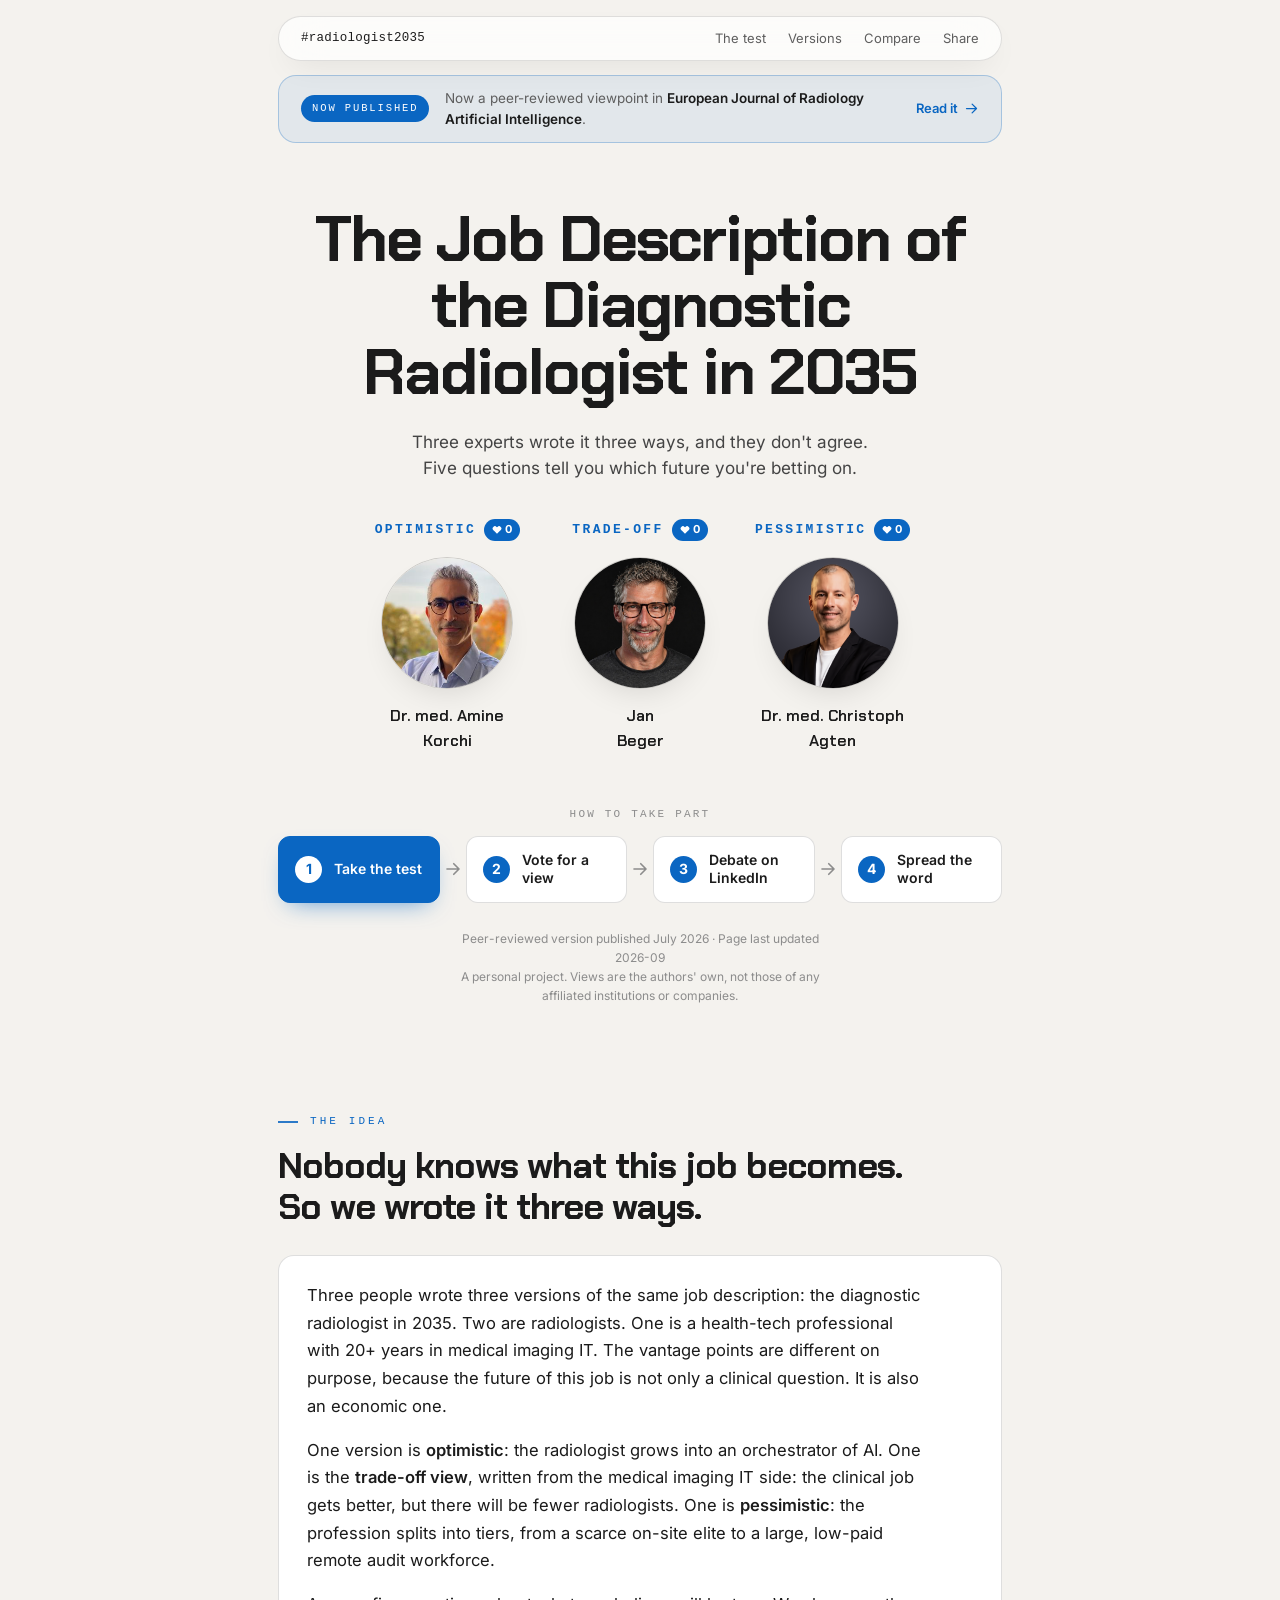
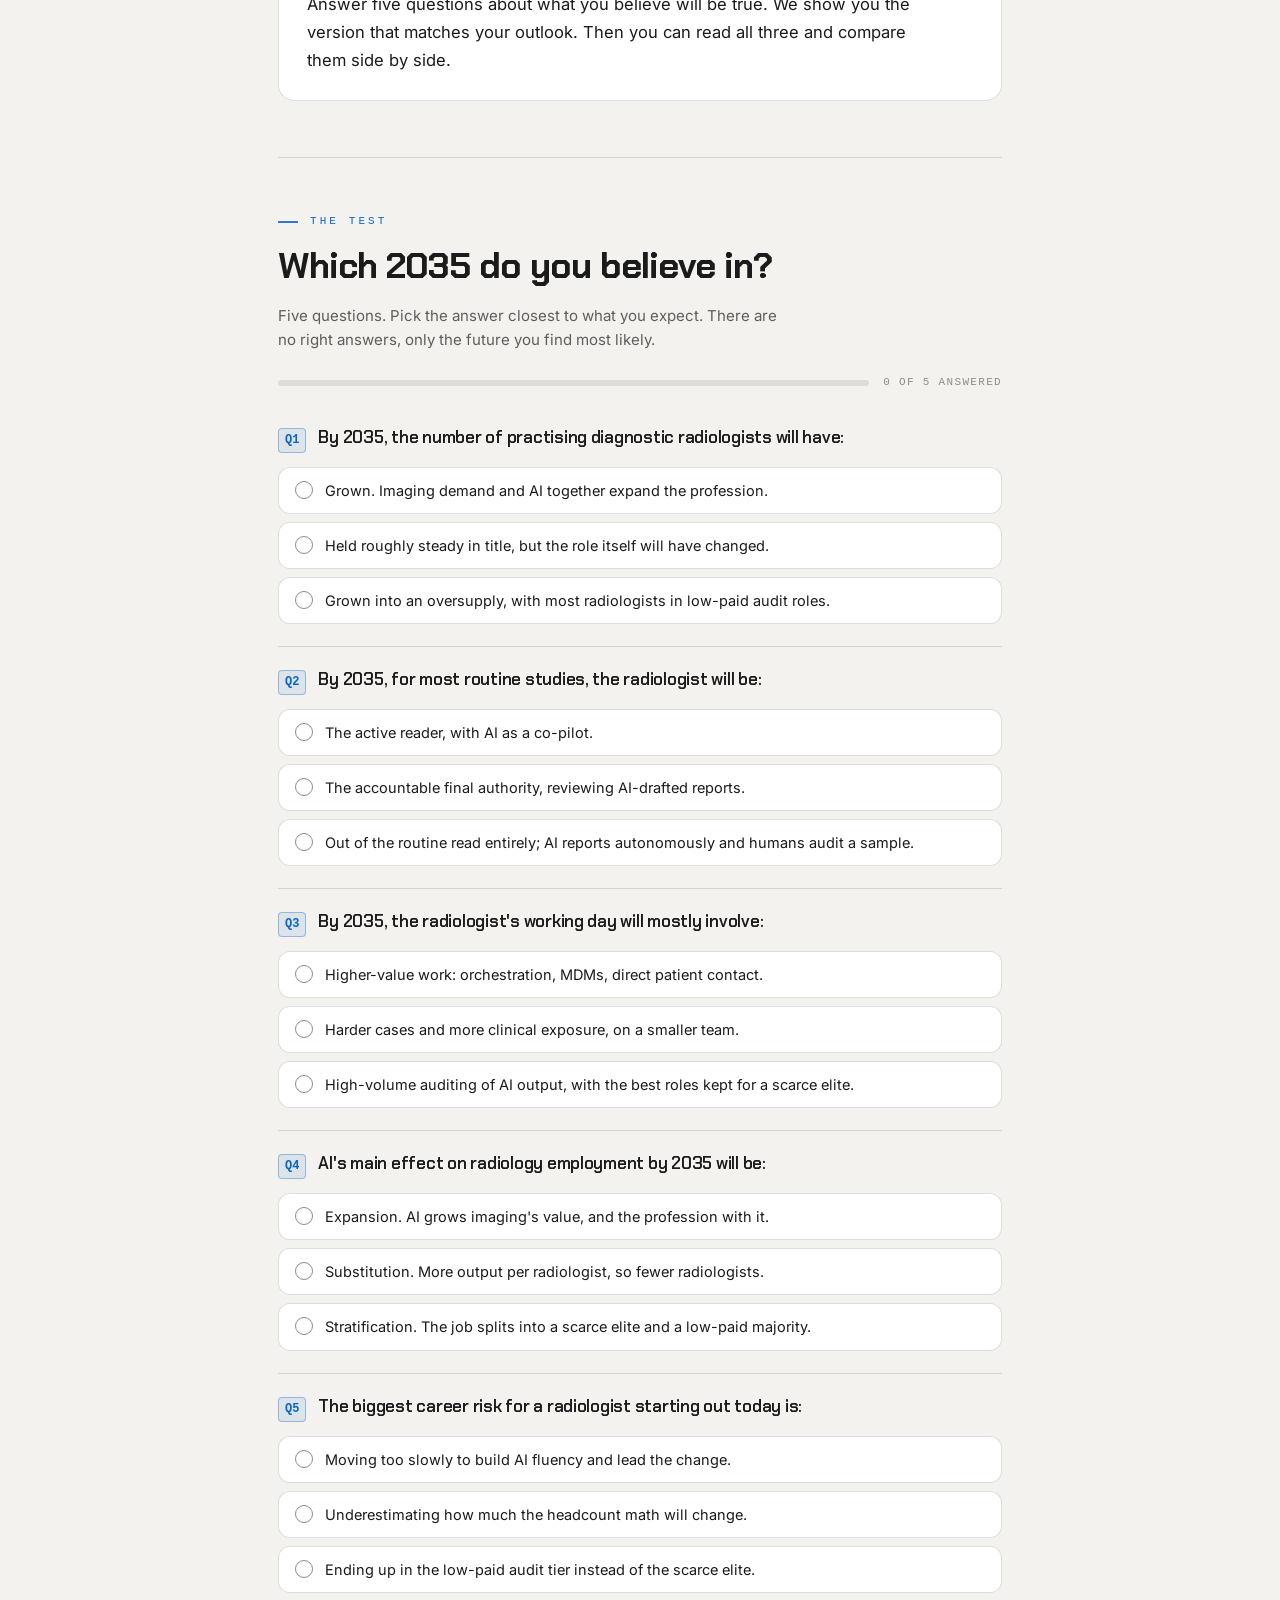
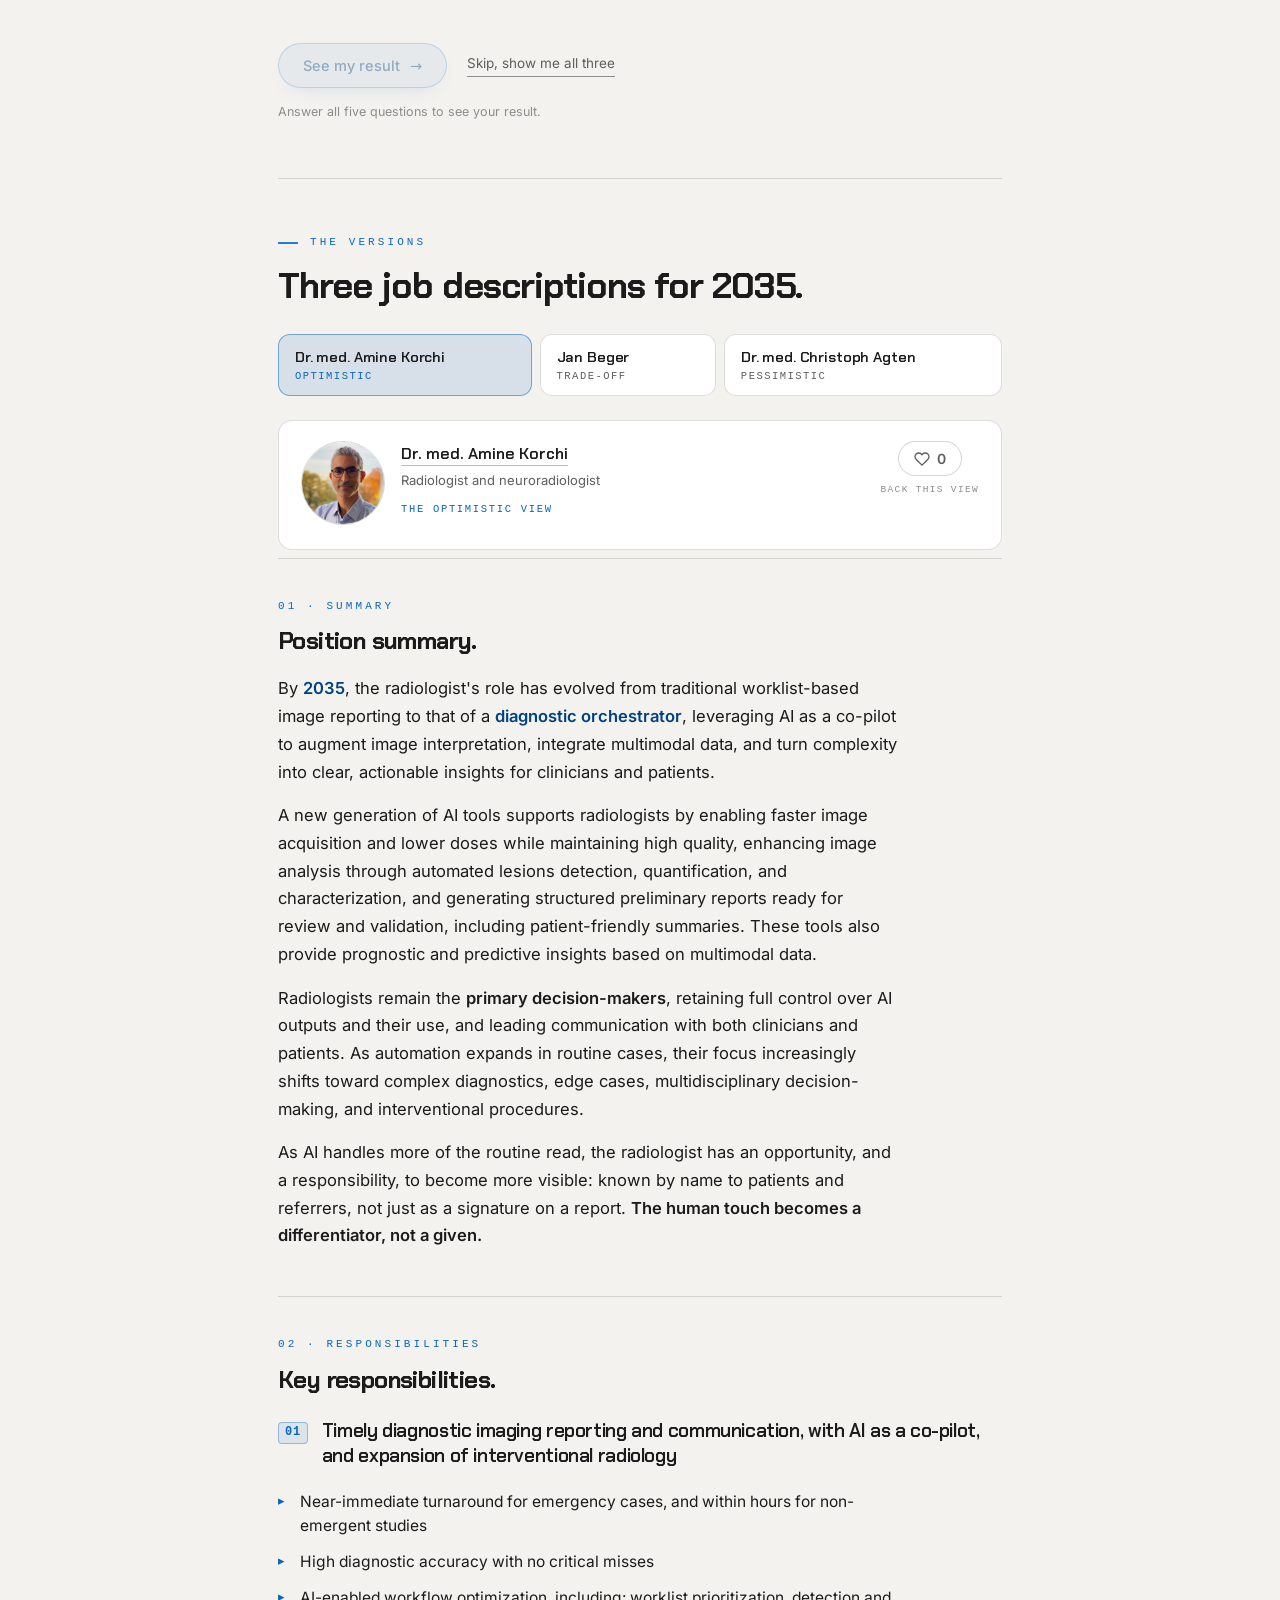
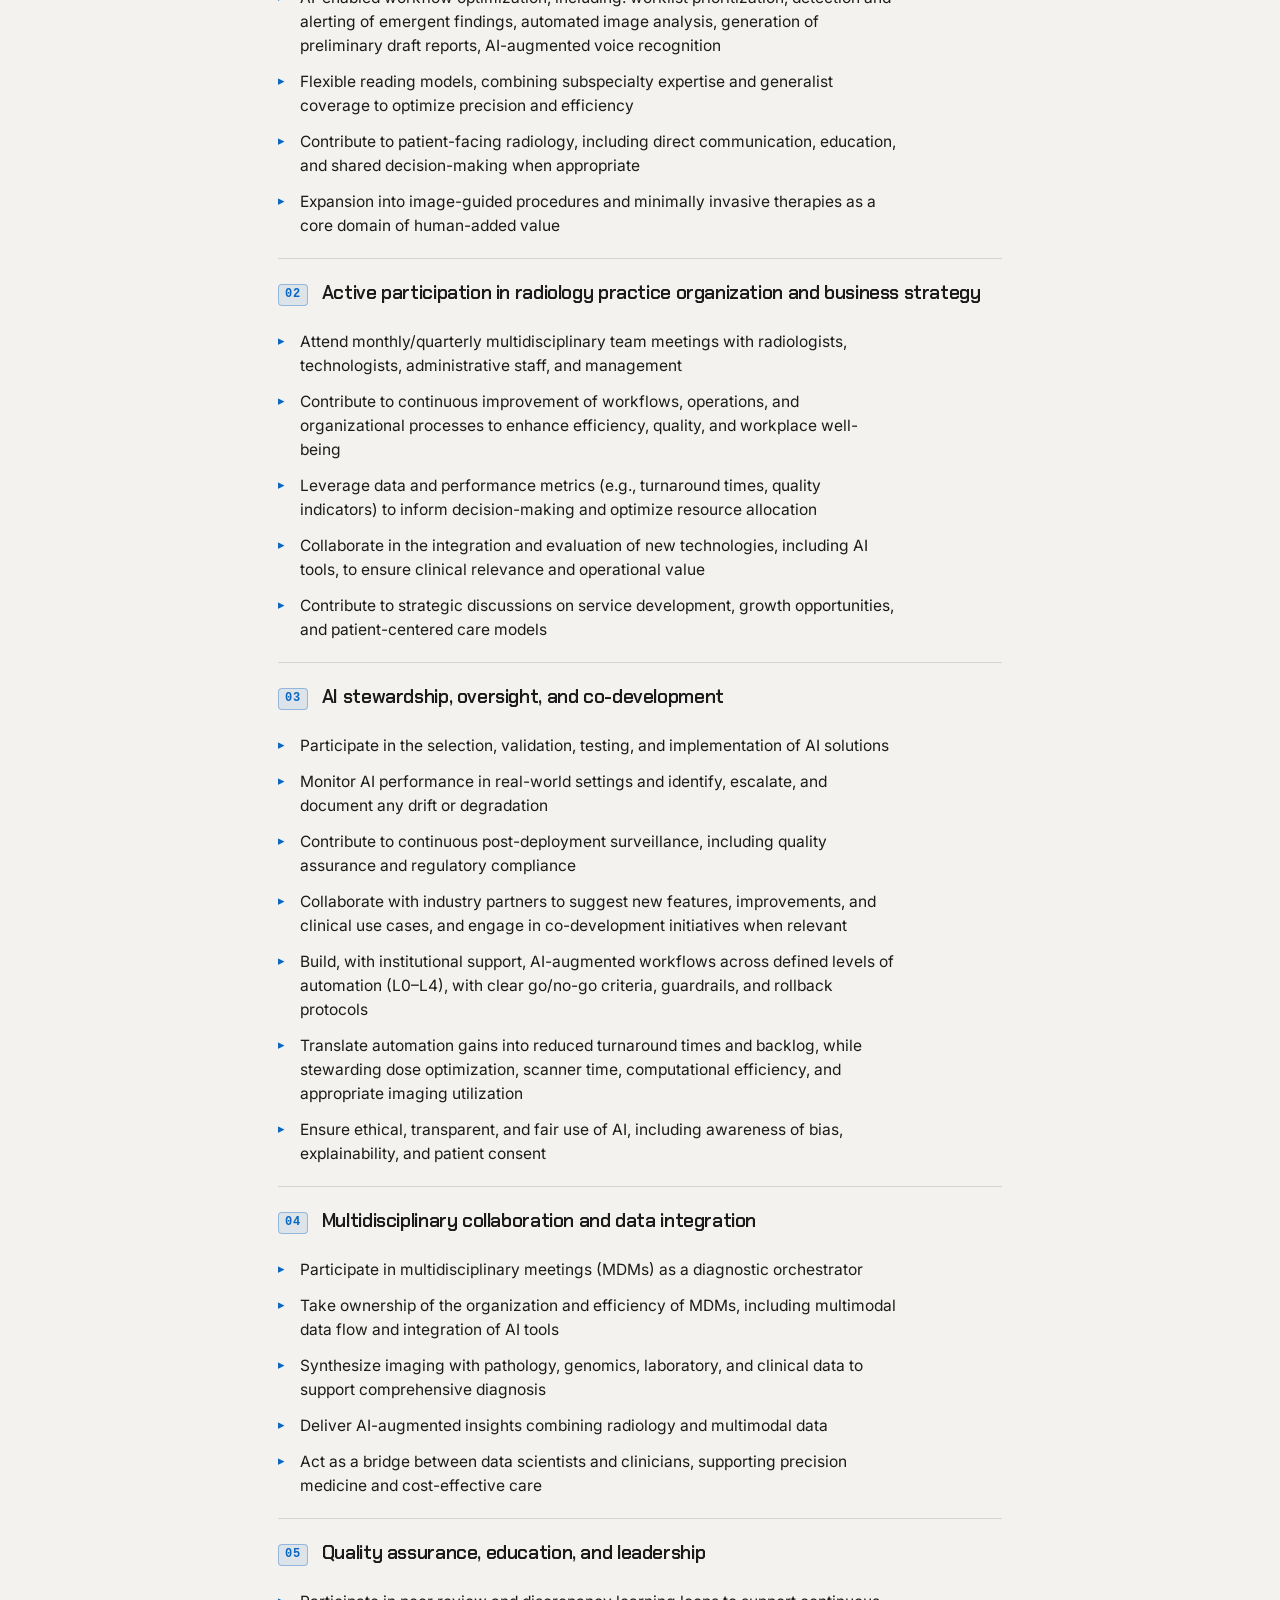
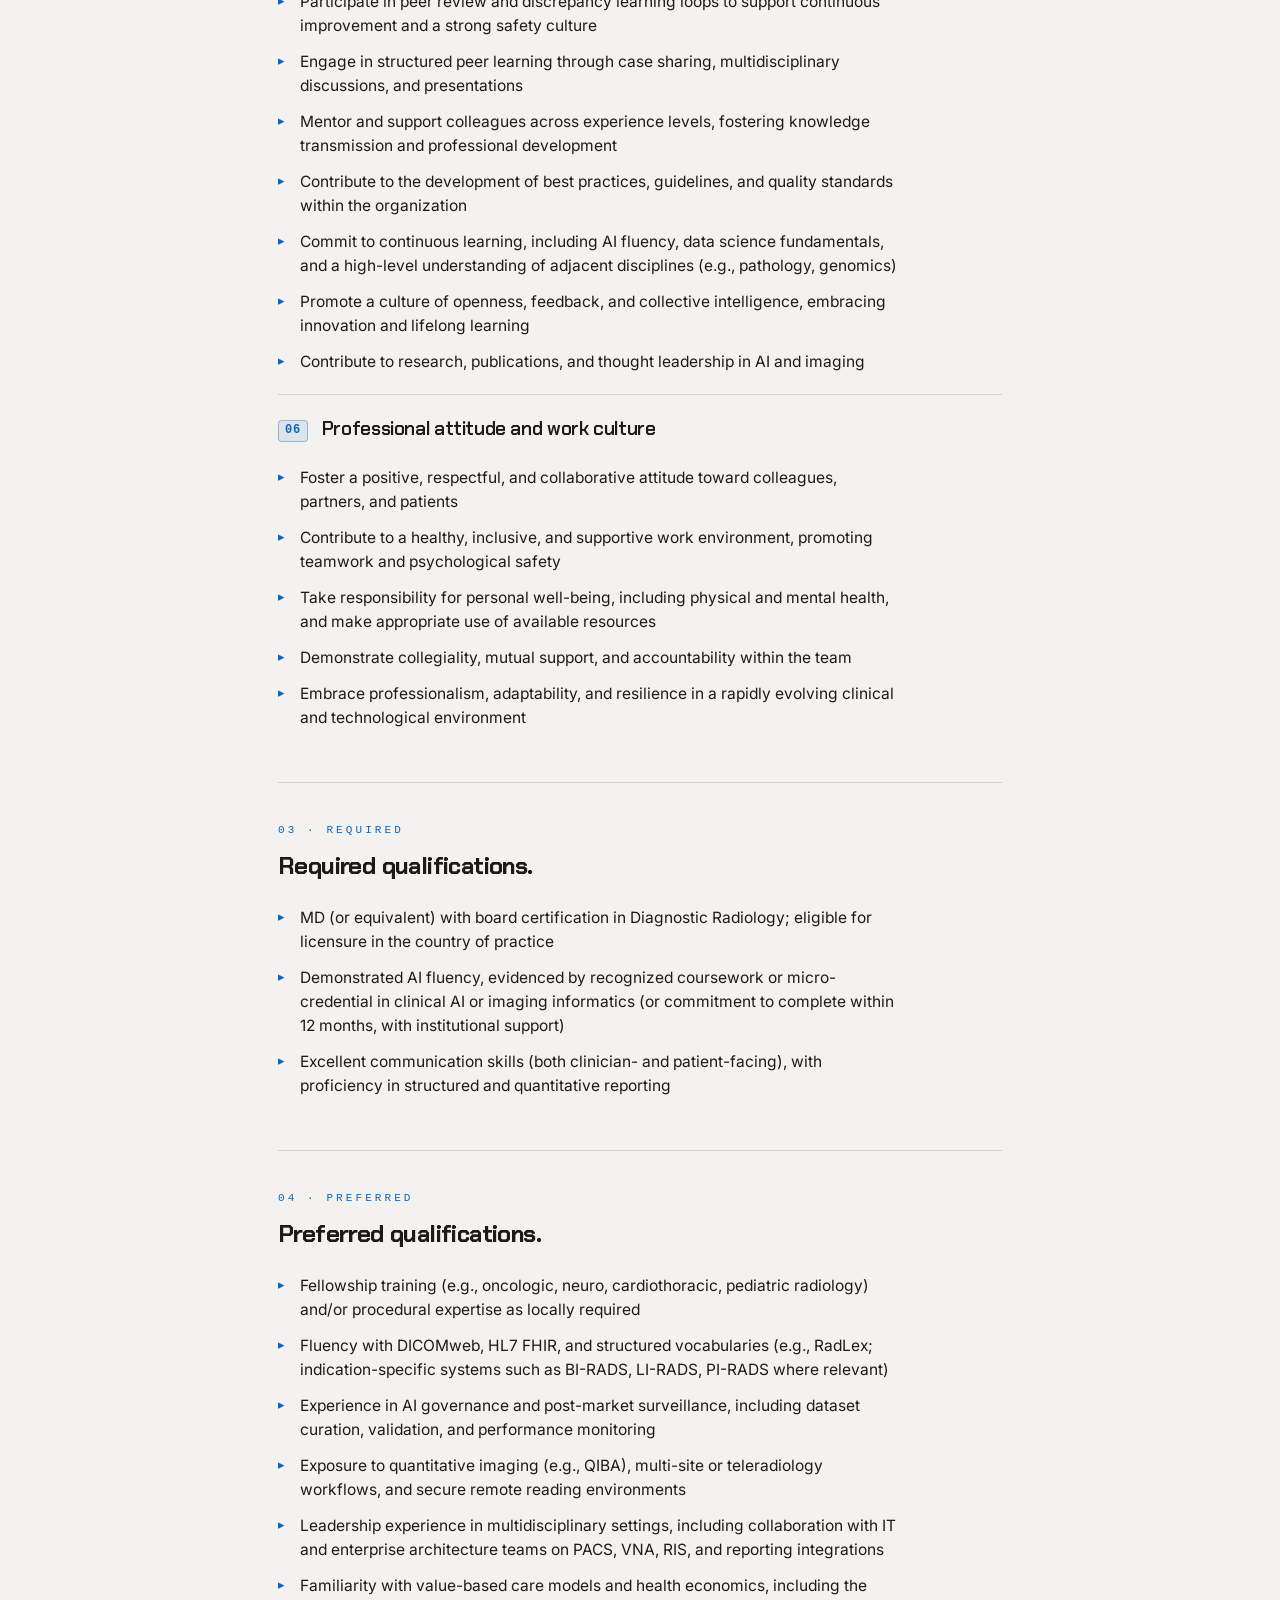
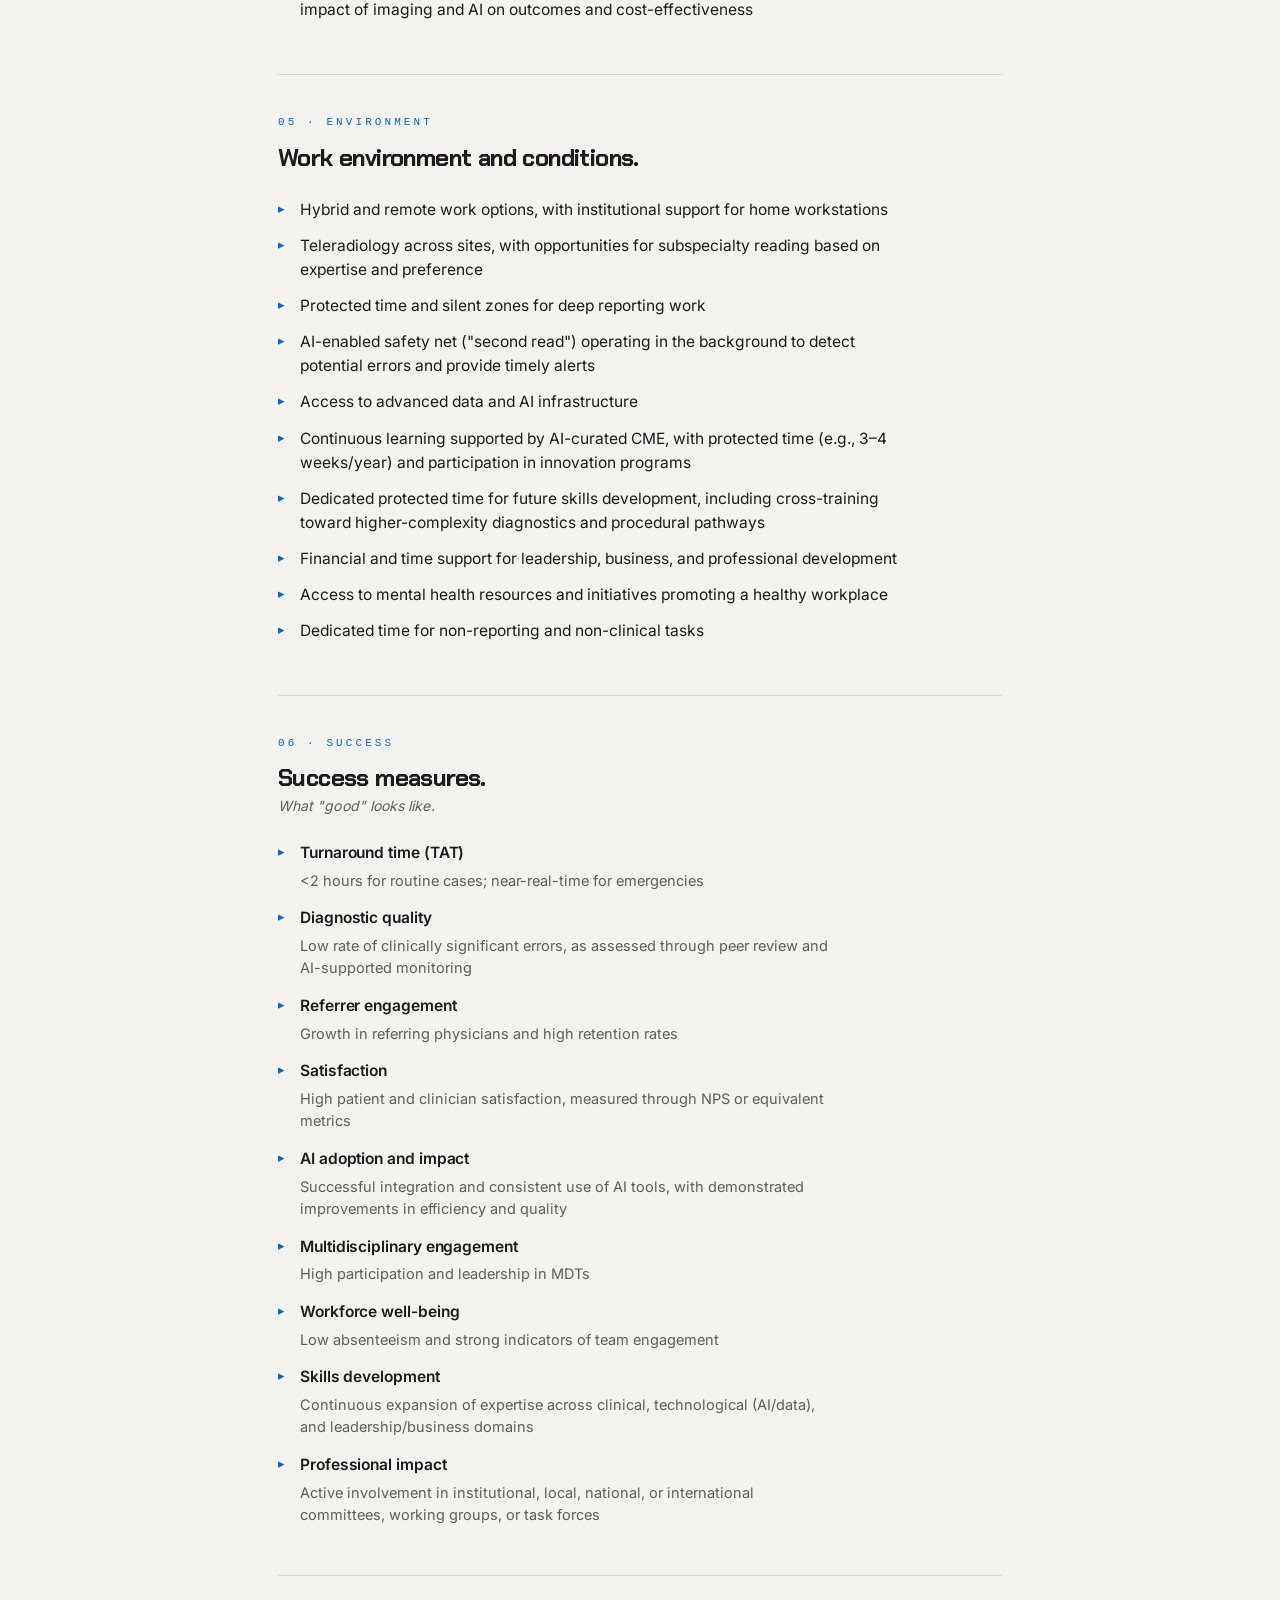
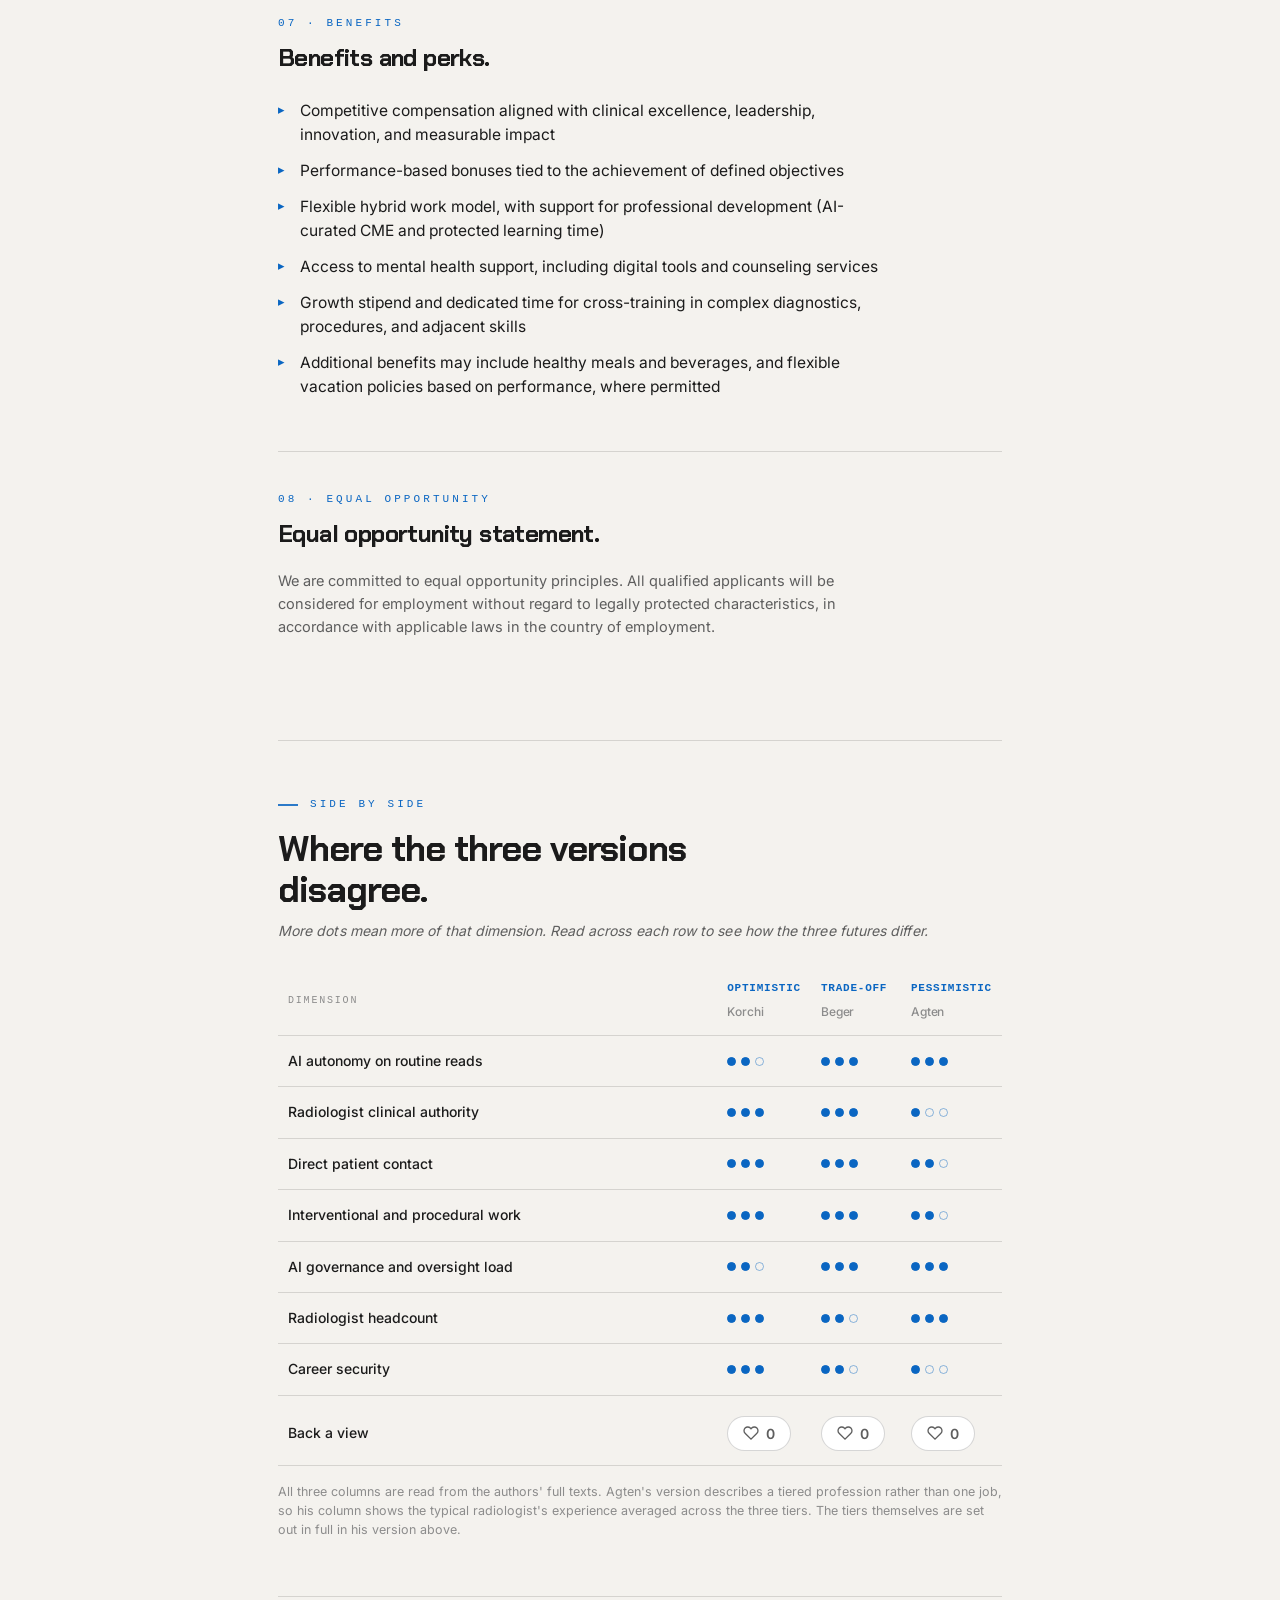
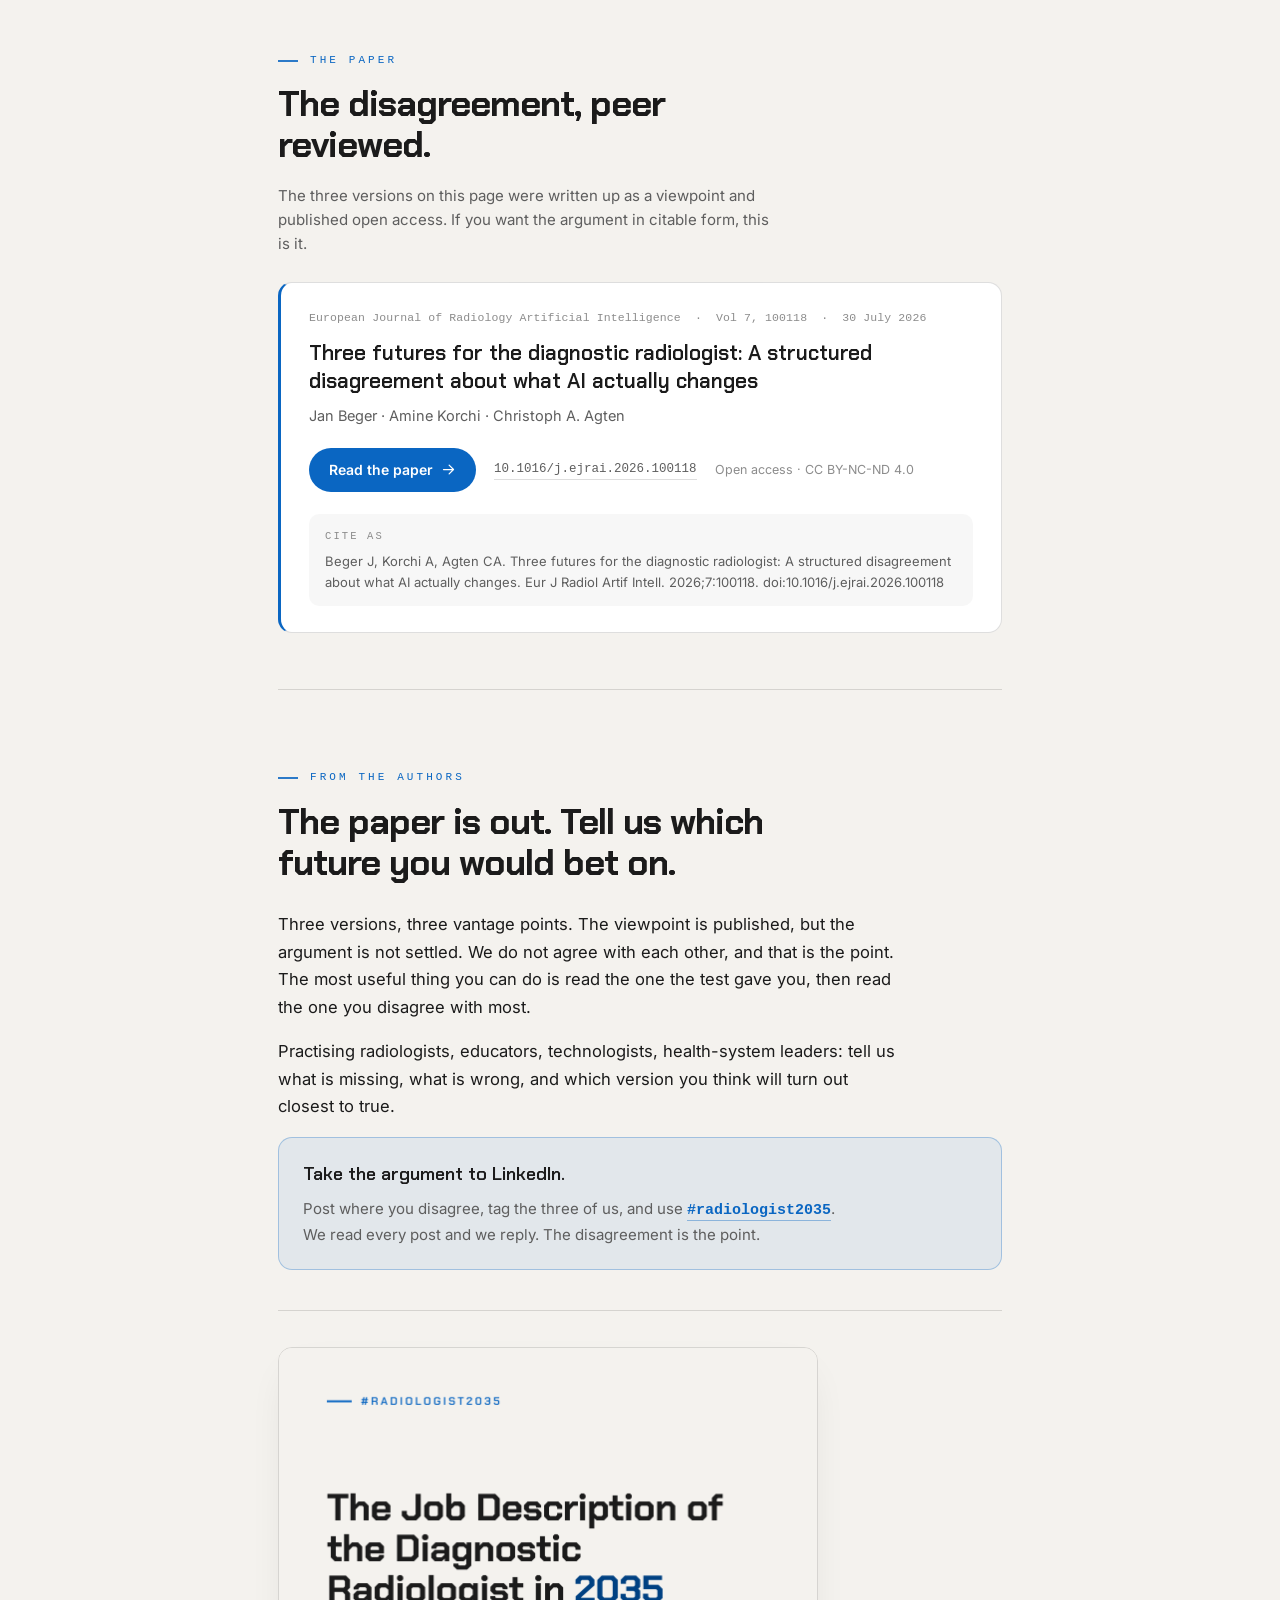
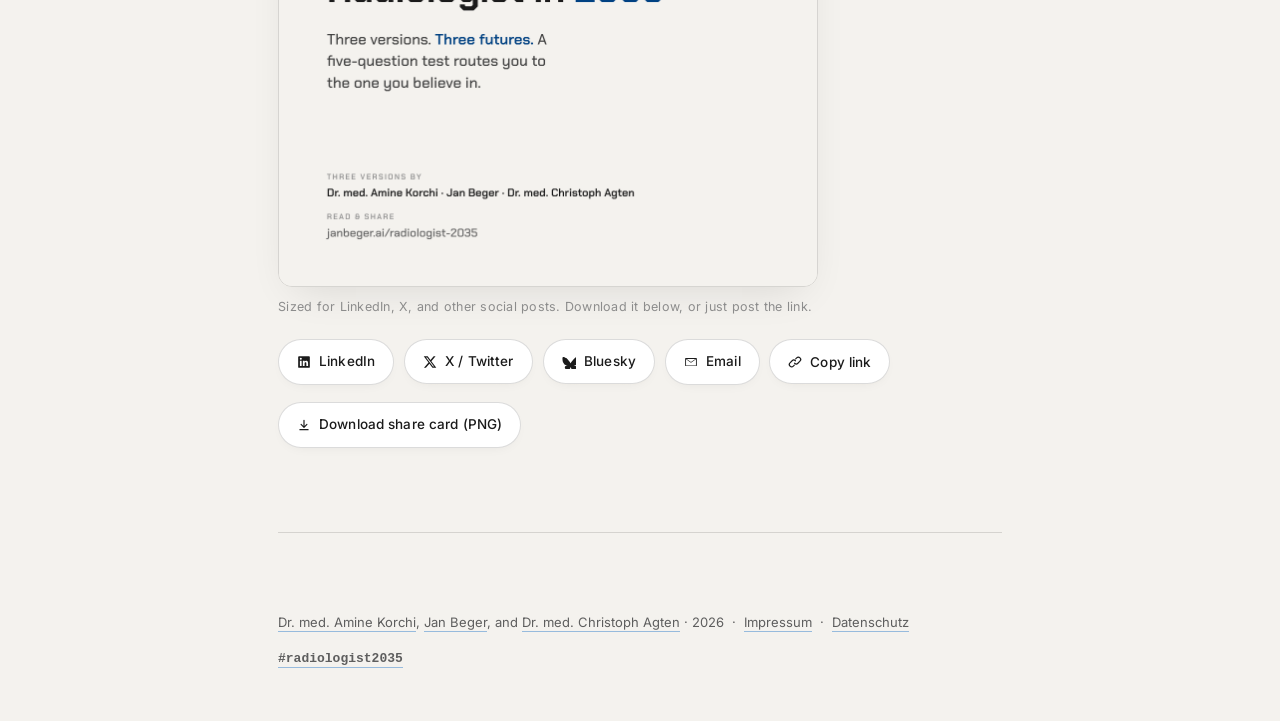
<file: radiologist-2035/index.html>
<!doctype html>
<html lang="en">
<head>
<meta charset="utf-8" />
<meta name="viewport" content="width=device-width,initial-scale=1" />
<meta name="color-scheme" content="light" />
<title>2035: The Job Description of a Diagnostic Radiologist</title>
<link rel="icon" type="image/svg+xml" href="assets/favicon.svg" />
<link rel="icon" type="image/png" sizes="96x96" href="assets/favicon-96.png" />
<link rel="apple-touch-icon" sizes="256x256" href="assets/favicon-256.png" />
<meta name="description" content="Three versions of the diagnostic radiologist's job description for 2035, from two radiologists and one health-tech expert with 20+ years in medical imaging IT. Answer five questions, see the one that matches your outlook." />
<link rel="canonical" href="https://janbeger.ai/radiologist-2035/" />
<meta property="og:title" content="2035: The Job Description of a Diagnostic Radiologist" />
<meta property="og:description" content="Three versions, three vantage points. A five-question test routes you to the future you believe in." />
<meta property="og:url" content="https://janbeger.ai/radiologist-2035/" />
<meta property="og:image" content="https://janbeger.ai/radiologist-2035/assets/og-card.png" />
<meta property="og:image:width" content="1200" />
<meta property="og:image:height" content="630" />
<meta property="og:type" content="article" />
<meta name="twitter:card" content="summary_large_image" />

<!-- Plausible analytics: outbound-link tracking + tagged-event custom events.
     Lives under janbeger.ai so traffic blends with the main site. -->

<script type="application/ld+json">
{
  "@context": "https://schema.org",
  "@type": "BlogPosting",
  "headline": "2035: The Job Description of a Diagnostic Radiologist",
  "alternativeHeadline": "Diagnostic Radiologist Job Description, 2035, in Three Versions",
  "description": "Three versions of the diagnostic radiologist's job description for 2035, by Dr. med. Amine Korchi, Jan Beger, and Dr. med. Christoph Agten.",
  "datePublished": "2026-05-18",
  "dateModified": "2026-09-03",
  "inLanguage": "en",
  "image": "https://janbeger.ai/radiologist-2035/assets/og-card.png",
  "url": "https://janbeger.ai/radiologist-2035/",
  "about": [
    "diagnostic radiology",
    "artificial intelligence",
    "clinical workflow",
    "radiology workforce"
  ],
  "author": [
    {
      "@type": "Person",
      "name": "Dr. med. Amine Korchi",
      "jobTitle": "Radiologist and Neuroradiologist",
      "sameAs": "https://www.linkedin.com/in/dr-amine-korchi-35485113/"
    },
    {
      "@type": "Person",
      "@id": "https://janbeger.ai/#jan",
      "name": "Jan Beger",
      "url": "https://janbeger.ai/",
      "jobTitle": "Global Head of AI Advocacy, GE HealthCare",
      "sameAs": [
        "https://www.linkedin.com/in/janbeger",
        "https://research.gehealthcare.com/about/"
      ]
    },
    {
      "@type": "Person",
      "name": "Dr. med. Christoph Agten",
      "jobTitle": "Consultant Radiologist, Musculoskeletal (MSK)",
      "sameAs": "https://www.linkedin.com/in/cagten/"
    }
  ],
  "citation": {
    "@type": "ScholarlyArticle",
    "name": "Three futures for the diagnostic radiologist: A structured disagreement about what AI actually changes",
    "author": [
      { "@type": "Person", "name": "Jan Beger" },
      { "@type": "Person", "name": "Amine Korchi" },
      { "@type": "Person", "name": "Christoph A. Agten" }
    ],
    "isPartOf": {
      "@type": "Periodical",
      "name": "European Journal of Radiology Artificial Intelligence"
    },
    "volumeNumber": "7",
    "pageStart": "100118",
    "datePublished": "2026-07-30",
    "identifier": "10.1016/j.ejrai.2026.100118",
    "sameAs": "https://doi.org/10.1016/j.ejrai.2026.100118",
    "url": "https://doi.org/10.1016/j.ejrai.2026.100118",
    "isAccessibleForFree": true,
    "license": "https://creativecommons.org/licenses/by-nc-nd/4.0/"
  },
  "publisher": { "@id": "https://janbeger.ai/#jan" },
  "mainEntityOfPage": "https://janbeger.ai/radiologist-2035/"
}
</script>


<link rel="stylesheet" href="/assets/fonts/r2035-fonts.css" />
<style>
  :root{
    --bg:     #F4F2EE;
    --bg-2:   #FFFFFF;
    --ink:    #1B1B1B;
    --ink-2:  #5E5E5E;
    --ink-3:  #8C8C8C;
    --rule:   rgba(0,0,0,0.13);
    --accent: #0A66C2;
    --accent-soft: #004182;
    --sans:    "Inter", system-ui, -apple-system, BlinkMacSystemFont, "Segoe UI", sans-serif;
    --display: "Chakra Petch", "Inter", system-ui, -apple-system, BlinkMacSystemFont, sans-serif;
    --mono:    ui-monospace, "SF Mono", Menlo, monospace;
  }

  *,*::before,*::after{ box-sizing: border-box; }
  html,body{ margin:0; padding:0; }
  html{ background: var(--bg); scroll-behavior: smooth; }
  body{
    background: var(--bg);
    background-color: var(--bg);
    color: var(--ink);
    font-family: var(--sans);
    font-size: 16px;
    line-height: 1.6;
    -webkit-font-smoothing: antialiased;
    text-rendering: optimizeLegibility;
    font-feature-settings: "kern", "ss01";
  }

  /* ============ READING PROGRESS BAR ============ */
  .progress-bar{
    position: fixed;
    top: 0;
    left: 0;
    height: 2px;
    width: 0%;
    background: var(--accent);
    z-index: 60;
    pointer-events: none;
    box-shadow: 0 0 12px rgba(10,102,194,0.5);
    transition: width 80ms linear;
  }

  body > .wrap{
    position: relative;
    z-index: 2;
  }

  ::selection{ background: var(--accent); color: #fff; }
  img{ display:block; max-width:100%; height:auto; }

  a{
    color: var(--ink);
    text-decoration: none;
    transition: color .15s ease, opacity .15s ease;
  }
  a:hover{ color: var(--accent); }

  .wrap{ max-width: 780px; margin: 0 auto; padding: 0 28px; }

  /* ============ TOP NAV (glass) ============ */
  nav.top{
    position: sticky;
    top: 16px;
    z-index: 50;
    margin: 16px 0 0;
    padding: 0;
  }
  nav.top .row{
    display: flex; justify-content: space-between; align-items: center;
    font-size: 13px;
    color: var(--ink-2);
    padding: 11px 22px;
    background: rgba(255,255,255,0.72);
    -webkit-backdrop-filter: blur(22px) saturate(180%);
            backdrop-filter: blur(22px) saturate(180%);
    border: 1px solid rgba(0,0,0,0.12);
    border-radius: 999px;
    box-shadow:
      inset 0 1px 0 rgba(0,0,0,0),
      0 12px 32px -12px rgba(0,0,0,0.1);
  }
  nav.top .brand{
    color: var(--ink);
    font-weight: 500;
    letter-spacing: 0.02em;
    font-family: var(--mono);
    font-size: 12.5px;
  }
  nav.top .links{ display: flex; gap: 22px; }
  nav.top .links a{ color: var(--ink-2); }
  nav.top .links a:hover{ color: var(--ink); }

  /* ============ HERO (centered, single-column) ============ */
  .hero{
    padding: 64px 0 52px;
    text-align: center;
    display: flex;
    flex-direction: column;
    align-items: center;
  }
  h1.name{
    font-family: var(--display);
    font-weight: 700;
    font-size: clamp(36px, 6vw, 64px);
    line-height: 1.04;
    letter-spacing: -0.032em;
    margin: 0 0 24px;
    color: var(--ink);
    max-width: 20ch;
  }
  .hero-sub{
    font-family: var(--sans);
    font-size: 17px;
    font-weight: 400;
    line-height: 1.5;
    color: #444444;
    margin: 0 0 30px;
    max-width: 44ch;
  }
  .authors{
    font-family: var(--display);
    font-size: 17px;
    color: var(--ink);
    margin: 0 0 14px;
    font-weight: 500;
    letter-spacing: -0.005em;
    max-width: 32ch;
  }
  .authors a{
    color: var(--ink);
    border-bottom: 1px solid rgba(10,102,194,0.55);
    padding-bottom: 1px;
    transition: color .15s ease, border-color .15s ease;
  }
  .authors a:hover{ color: var(--accent); border-bottom-color: var(--accent); }
  .meta-line{
    font-size: 12px;
    color: var(--ink-3);
    margin: 26px 0 0;
    max-width: 46ch;
  }
  .meta-line .sep{ color: var(--ink-3); margin: 0 8px; }

  /* Primary CTA (glass red pill) */
  .follow{
    display: inline-flex;
    align-items: center;
    gap: 10px;
    padding: 13px 22px;
    background: rgba(10,102,194,0.13);
    -webkit-backdrop-filter: blur(18px) saturate(180%);
            backdrop-filter: blur(18px) saturate(180%);
    border: 1px solid rgba(10,102,194,0.42);
    border-radius: 999px;
    color: var(--accent-soft);
    font-weight: 500;
    font-size: 14.5px;
    letter-spacing: 0.01em;
    box-shadow:
      inset 0 1px 0 rgba(0,0,0,0),
      0 10px 28px -14px rgba(10,102,194,0.55),
      0 4px 12px -4px rgba(0,0,0,0.08);
    transition: transform .2s ease, background .2s ease, border-color .2s ease, color .15s ease, box-shadow .2s ease;
    cursor: pointer;
  }
  .follow:hover{
    background: rgba(10,102,194,0.24);
    border-color: rgba(10,102,194,0.68);
    color: #ffffff;
    transform: translateY(-2px);
    box-shadow:
      inset 0 1px 0 rgba(0,0,0,0),
      0 14px 32px -14px rgba(10,102,194,0.65),
      0 6px 16px -4px rgba(0,0,0,0.09);
  }
  .follow .arr{ font-size: 16px; line-height: 1; }

  .press-kit{
    display: inline-flex;
    align-items: center;
    gap: 8px;
    padding: 13px 20px;
    background: #ffffff;
    -webkit-backdrop-filter: blur(18px) saturate(180%);
            backdrop-filter: blur(18px) saturate(180%);
    border: 1px solid rgba(0,0,0,0.14);
    border-radius: 999px;
    color: var(--ink);
    font-weight: 500;
    font-size: 14.5px;
    letter-spacing: 0.01em;
    text-decoration: none;
    box-shadow:
      inset 0 1px 0 rgba(0,0,0,0.14),
      0 6px 18px -10px rgba(0,0,0,0.1);
    transition: transform .2s ease, background .2s ease, border-color .2s ease, color .15s ease;
    cursor: pointer;
  }
  .press-kit:hover{
    background: #ffffff;
    border-color: rgba(0,0,0,0.28);
    transform: translateY(-2px);
    color: var(--ink);
  }
  .press-kit svg{ width: 14px; height: 14px; fill: currentColor; flex-shrink: 0; }

  .cta-row{
    display: flex;
    flex-wrap: wrap;
    gap: 10px;
    margin: 0 0 8px;
    justify-content: center;
  }

  /* ============ STICKY WORKFLOW MENU ============ */
  .sticky-flow{
    position: fixed;
    bottom: 20px;
    right: 20px;
    z-index: 100;
    display: flex;
    flex-direction: column;
    align-items: flex-end;
    gap: 10px;
    opacity: 0;
    visibility: hidden;
    transform: translateY(10px);
    transition: opacity .25s ease, transform .25s ease, visibility .25s ease;
  }
  .sticky-flow.visible{
    opacity: 1;
    visibility: visible;
    transform: translateY(0);
  }
  .sf-step{
    display: flex;
    align-items: center;
    gap: 0;
    padding: 4px;
    border-radius: 999px;
    background: rgba(255,255,255,0);
    text-decoration: none;
    box-shadow: 0 0 0 0 rgba(0,0,0,0);
    transition: background .18s ease, gap .18s ease, padding .18s ease, box-shadow .18s ease;
  }
  .sf-step:hover{
    background: rgba(255,255,255,0.95);
    -webkit-backdrop-filter: blur(16px) saturate(180%);
            backdrop-filter: blur(16px) saturate(180%);
    gap: 11px;
    padding: 4px 4px 4px 18px;
    box-shadow: 0 10px 26px -10px rgba(0,0,0,0.32);
  }
  .sf-n{
    flex-shrink: 0;
    width: 38px;
    height: 38px;
    border-radius: 50%;
    background: var(--accent);
    color: #fff;
    font-family: var(--sans);
    font-weight: 700;
    font-size: 15px;
    display: flex;
    align-items: center;
    justify-content: center;
    box-shadow: 0 6px 16px -6px rgba(0,0,0,0.4);
  }
  .sf-t{
    font-family: var(--sans);
    font-size: 13px;
    font-weight: 600;
    color: var(--ink);
    white-space: nowrap;
    max-width: 0;
    opacity: 0;
    overflow: hidden;
    transition: max-width .22s ease, opacity .16s ease;
  }
  .sf-step:hover .sf-t{
    max-width: 240px;
    opacity: 1;
  }
  @media (max-width: 480px){
    .sticky-flow{ bottom: 16px; right: 16px; }
  }

  /* ============ AUTHOR DOCK ============ */
  .author-dock{
    position: fixed;
    left: 20px;
    bottom: 20px;
    z-index: 100;
    display: flex;
    flex-direction: column;
    gap: 10px;
    opacity: 0;
    visibility: hidden;
    transform: translateY(10px);
    transition: opacity .25s ease, transform .25s ease, visibility .25s ease;
  }
  .author-dock.visible{
    opacity: 1;
    visibility: visible;
    transform: translateY(0);
  }
  .ad-item{
    position: relative;
    display: block;
    width: 46px;
    height: 46px;
    transition: transform .15s ease;
  }
  .ad-item:hover{ transform: translateY(-2px); }
  .ad-photo{
    display: block;
    width: 100%;
    height: 100%;
    border-radius: 50%;
    overflow: hidden;
    border: 1.5px solid rgba(0,0,0,0.12);
    background: var(--bg-2);
    box-shadow: 0 8px 20px -8px rgba(0,0,0,0.16);
    transition: border-color .15s ease;
  }
  .ad-item:hover .ad-photo{ border-color: rgba(10,102,194,0.6); }
  .ad-photo img{
    display: block;
    width: 100%;
    height: 100%;
    object-fit: cover;
    object-position: center top;
  }
  .ad-badge{
    position: absolute;
    right: -3px;
    bottom: -3px;
    width: 18px;
    height: 18px;
    border-radius: 4px;
    background: #fff;
    border: 1.5px solid var(--bg);
    display: flex;
    align-items: center;
    justify-content: center;
    box-shadow: 0 2px 6px -1px rgba(0,0,0,0.12);
  }
  .ad-badge svg{
    width: 13px;
    height: 13px;
    fill: #0A66C2;
  }
  @media (max-width: 480px){
    .author-dock{
      left: 16px;
      bottom: 16px;
      gap: 8px;
    }
    .ad-item{ width: 40px; height: 40px; }
    .ad-badge{ width: 16px; height: 16px; }
    .ad-badge svg{ width: 11px; height: 11px; }
  }
  @media (prefers-reduced-motion: reduce){
    .author-dock{ transition: opacity .25s ease, visibility .25s ease; transform: none; }
  }

  /* ============ SECTIONS ============ */
  section{
    padding: 56px 0;
    border-top: 0;
  }
  section:first-of-type{ border-top: 0; }

  /* section hairlines */
  section, .quiz-q, .jd-block, .resp-block, .tier-body, footer.site{
    position: relative;
  }
  section::before, .quiz-q::before, .jd-block::before,
  .resp-block::before, .tier-body::before, footer.site::before{
    content: "";
    position: absolute;
    left: 0; right: 0; top: 0;
    height: 1px;
    background: var(--rule);
    pointer-events: none;
  }
  section:first-of-type::before,
  .quiz-q:first-of-type::before,
  .jd-block:first-child::before,
  .resp-block:first-of-type::before{
    display: none;
  }

  .kicker{
    font-family: var(--mono);
    font-weight: 500;
    font-size: 11px;
    letter-spacing: 0.28em;
    text-transform: uppercase;
    color: var(--accent);
    margin: 0 0 14px;
    display: flex;
    align-items: center;
    gap: 12px;
  }
  .kicker::before{
    content: "";
    display: inline-block;
    width: 20px;
    height: 2px;
    background: var(--accent);
    opacity: 0.85;
    flex-shrink: 0;
  }
  h2{
    font-family: var(--display);
    font-weight: 700;
    font-size: clamp(26px, 3.4vw, 36px);
    line-height: 1.14;
    letter-spacing: -0.028em;
    color: var(--ink);
    margin: 0 0 28px;
    max-width: 22ch;
  }
  h2.wide{ max-width: 40ch; }
  .section-intro{
    font-family: var(--sans);
    font-size: 14px;
    color: var(--ink-2);
    margin: -18px 0 24px;
    font-style: italic;
    letter-spacing: 0.005em;
  }

  /* ============ PROSE PARAGRAPHS ============ */
  .bio{
    font-size: 16.5px;
    line-height: 1.68;
    color: #1B1B1B;
    margin: 0 0 16px;
    max-width: 62ch;
  }
  .bio:last-of-type{ margin-bottom: 6px; }
  .bio strong{ color: var(--ink); font-weight: 600; }
  .bio em.accent{
    color: var(--accent-soft);
    font-style: normal;
    font-weight: 600;
  }
  .bio.muted{
    color: var(--ink-2);
    font-size: 14.5px;
    line-height: 1.6;
  }

  /* ============ INTRO CARD ============ */
  .intro-card{
    background: #ffffff;
    border: 1px solid var(--rule);
    border-radius: 16px;
    padding: 26px 28px;
    margin: 8px 0 0;
  }
  .intro-card .bio:last-child{ margin-bottom: 0; }

  /* ============ QUESTIONNAIRE ============ */
  .quiz-lead{
    font-size: 15px;
    color: var(--ink-2);
    margin: -10px 0 22px;
    max-width: 56ch;
    line-height: 1.6;
  }
  .quiz-progress{
    display: flex;
    align-items: center;
    gap: 14px;
    margin: 0 0 30px;
  }
  .qp-bar{
    flex: 1;
    height: 6px;
    background: rgba(0,0,0,0.09);
    border-radius: 999px;
    overflow: hidden;
  }
  .qp-fill{
    height: 100%;
    width: 0%;
    background: var(--accent);
    border-radius: 999px;
    transition: width .3s ease;
  }
  .qp-label{
    font-family: var(--mono);
    font-size: 11px;
    font-weight: 500;
    letter-spacing: 0.12em;
    text-transform: uppercase;
    color: var(--ink-3);
    white-space: nowrap;
  }
  .quiz-q{
    padding: 22px 0;
    border-top: 0;
  }
  .quiz-q:first-of-type{ border-top: 0; padding-top: 4px; }
  .q-head{
    display: flex;
    gap: 12px;
    align-items: baseline;
    margin: 0 0 14px;
  }
  .q-num{
    font-family: var(--mono);
    font-size: 12px;
    font-weight: 600;
    color: var(--accent);
    background: rgba(10,102,194,0.10);
    border: 1px solid rgba(10,102,194,0.35);
    border-radius: 4px;
    padding: 2px 6px;
    flex-shrink: 0;
  }
  .q-text{
    font-family: var(--display);
    font-weight: 600;
    font-size: 17px;
    line-height: 1.34;
    letter-spacing: -0.015em;
    color: var(--ink);
  }
  .quiz-opts{
    display: flex;
    flex-direction: column;
    gap: 8px;
  }
  .quiz-opt{
    display: flex;
    align-items: flex-start;
    gap: 12px;
    padding: 12px 16px;
    background: #ffffff;
    border: 1px solid var(--rule);
    border-radius: 12px;
    cursor: pointer;
    transition: background .15s ease, border-color .15s ease;
    font-size: 14.5px;
    line-height: 1.45;
    color: var(--ink);
  }
  .quiz-opt:hover{
    background: #ffffff;
    border-color: rgba(0,0,0,0.16);
  }
  .quiz-opt input{
    position: absolute;
    opacity: 0;
    pointer-events: none;
  }
  .quiz-opt .tick{
    flex-shrink: 0;
    width: 18px;
    height: 18px;
    border-radius: 50%;
    border: 1.5px solid var(--ink-3);
    margin-top: 1px;
    transition: border-color .15s ease, background .15s ease;
    position: relative;
  }
  .quiz-opt.selected{
    background: rgba(10,102,194,0.10);
    border-color: rgba(10,102,194,0.45);
  }
  .quiz-opt.selected .tick{
    border-color: var(--accent);
    background: var(--accent);
  }
  .quiz-opt.selected .tick::after{
    content: "";
    position: absolute;
    inset: 4px;
    border-radius: 50%;
    background: var(--bg);
  }
  .quiz-actions{
    margin-top: 28px;
    display: flex;
    align-items: center;
    gap: 20px;
    flex-wrap: wrap;
  }
  button.quiz-submit{
    appearance: none;
    font-family: var(--sans);
    display: inline-flex;
    align-items: center;
    gap: 10px;
    padding: 13px 24px;
    background: rgba(10,102,194,0.16);
    border: 1px solid rgba(10,102,194,0.5);
    border-radius: 999px;
    color: var(--accent-soft);
    font-weight: 500;
    font-size: 14.5px;
    cursor: pointer;
    transition: transform .15s ease, background .15s ease, border-color .15s ease, color .15s ease, opacity .15s ease;
    box-shadow: inset 0 1px 0 rgba(0,0,0,0), 0 8px 22px -12px rgba(10,102,194,0.5);
  }
  button.quiz-submit:hover:not(:disabled){
    background: rgba(10,102,194,0.28);
    color: #ffffff;
    transform: translateY(-2px);
  }
  button.quiz-submit:disabled{
    opacity: 0.4;
    cursor: not-allowed;
  }
  .quiz-skip{
    font-size: 13.5px;
    color: var(--ink-2);
    border-bottom: 1px solid var(--ink-3);
    padding-bottom: 1px;
    cursor: pointer;
  }
  .quiz-skip:hover{ color: var(--accent); border-bottom-color: var(--accent); }
  .quiz-hint{
    font-size: 12.5px;
    color: var(--ink-3);
    margin: 14px 0 0;
  }

  /* ============ RESULT BANNER ============ */
  .result-banner{
    display: none;
    background: rgba(10,102,194,0.09);
    border: 1px solid rgba(10,102,194,0.4);
    border-radius: 16px;
    padding: 22px 26px;
    margin: 0 0 32px;
  }
  .result-banner.show{ display: block; }
  .result-banner .r-kicker{
    font-family: var(--mono);
    font-size: 11px;
    letter-spacing: 0.24em;
    text-transform: uppercase;
    color: var(--accent);
    margin: 0 0 8px;
  }
  .result-banner .r-title{
    font-family: var(--display);
    font-weight: 600;
    font-size: 19px;
    letter-spacing: -0.015em;
    color: var(--ink);
    margin: 0 0 6px;
  }
  .result-banner .r-note{
    font-size: 14px;
    color: var(--ink-2);
    margin: 0;
  }
  .result-actions{
    display: flex;
    flex-wrap: wrap;
    align-items: center;
    gap: 10px;
    margin-top: 18px;
  }
  .result-actions .share-pill{ font-size: 13px; padding: 9px 15px; }
  .result-compare{
    font-family: var(--sans);
    font-size: 13.5px;
    font-weight: 500;
    color: var(--accent-soft);
    margin-left: 2px;
    white-space: nowrap;
  }
  .result-compare:hover{ color: var(--accent); }

  /* ============ VERSION SWITCHER ============ */
  .vtabs{
    display: flex;
    gap: 8px;
    flex-wrap: wrap;
    margin: 0 0 8px;
  }
  .vtab{
    appearance: none;
    font-family: var(--sans);
    flex: 1 1 auto;
    min-width: 150px;
    text-align: left;
    padding: 13px 16px;
    background: #ffffff;
    border: 1px solid var(--rule);
    border-radius: 12px;
    cursor: pointer;
    transition: background .15s ease, border-color .15s ease, transform .15s ease;
  }
  .vtab:hover{ background: #ffffff; transform: translateY(-1px); }
  .vtab .vt-name{
    display: block;
    font-family: var(--display);
    font-weight: 600;
    font-size: 14.5px;
    color: var(--ink);
    letter-spacing: -0.01em;
  }
  .vtab .vt-tag{
    display: block;
    font-family: var(--mono);
    font-size: 10.5px;
    letter-spacing: 0.14em;
    text-transform: uppercase;
    color: var(--ink-2);
    margin-top: 4px;
  }
  .vtab.active{
    background: rgba(10,102,194,0.12);
    border-color: rgba(10,102,194,0.5);
  }
  .vtab.active .vt-tag{ color: var(--accent); }

  /* ============ VERSION PANELS ============ */
  .version-panel{ display: none; }
  .version-panel.active{ display: block; }

  .author-card{
    display: flex;
    align-items: flex-start;
    gap: 16px;
    padding: 20px 22px;
    margin: 24px 0 8px;
    background: #ffffff;
    border: 1px solid var(--rule);
    border-radius: 14px;
    flex-wrap: wrap;
  }
  .author-card .ac-photo{
    flex-shrink: 0;
    width: 84px;
    height: 84px;
    border-radius: 50%;
    border: 1.5px solid rgba(0,0,0,0.16);
    background: transparent;
    object-fit: cover;
    object-position: center top;
    display: block;
  }
  /* the three authors (in hero) */
  .intro-authors{
    display: flex;
    flex-wrap: nowrap;
    gap: clamp(6px, 2.5vw, 18px);
    margin: 8px auto 20px;
    width: 100%;
    max-width: 560px;
    justify-content: center;
  }
  .intro-author{
    flex: 1 1 0;
    min-width: 0;
    margin: 0;
    text-align: center;
  }
  .intro-author .ia-frame{
    position: relative;
    display: block;
    width: 100%;
    max-width: 132px;
    aspect-ratio: 1 / 1;
    margin: 0 auto;
    transition: transform .15s ease;
  }
  .ia-photo{
    display: block;
    width: 100%;
    height: 100%;
    border-radius: 50%;
    border: 1.5px solid rgba(0,0,0,0.16);
    background: transparent;
    overflow: hidden;
    box-shadow: 0 14px 34px -16px rgba(0,0,0,0.16);
    transition: border-color .15s ease;
  }
  .intro-author img{
    display: block;
    width: 100%;
    height: 100%;
    object-fit: cover;
    object-position: center top;
  }
  .ia-vote{
    display: inline-flex;
    align-items: center;
    gap: 3px;
    padding: 2px 8px;
    border-radius: 999px;
    background: var(--accent);
    color: #fff;
    font-family: var(--sans);
    font-size: 11px;
    font-weight: 700;
    letter-spacing: 0;
  }
  .ia-vote svg{
    width: 10px;
    height: 10px;
    fill: #fff;
  }
  .intro-author .ia-name{
    font-family: var(--display);
    font-weight: 600;
    font-size: 16px;
    color: var(--ink);
    margin: 14px 0 0;
  }
  .intro-author .ia-role{
    font-family: var(--mono);
    font-size: 13px;
    font-weight: 600;
    letter-spacing: 0.18em;
    text-transform: uppercase;
    color: var(--accent);
    margin: 0 0 16px;
    display: flex;
    align-items: center;
    justify-content: center;
    gap: 8px;
  }
  .intro-author .ia-name a{ color: inherit; }
  .intro-author .ia-name a:hover{ color: var(--accent); }
  a.ia-frame:hover{ transform: translateY(-2px); }
  a.ia-frame:hover .ia-photo{ border-color: rgba(10,102,194,0.55); }
  .ac-photo-link{ flex-shrink: 0; display: block; line-height: 0; border-radius: 50%; }
  .ac-photo-link:hover .ac-photo{ border-color: rgba(10,102,194,0.55); }
  /* three authors stay side by side on narrow screens; shrink labels to fit */
  @media (max-width: 560px){
    .intro-author .ia-role{
      font-size: 9px;
      letter-spacing: 0.05em;
      gap: 5px;
      margin: 0 0 11px;
    }
    .ia-vote{ font-size: 9px; padding: 1px 6px; gap: 2px; }
    .ia-vote svg{ width: 8px; height: 8px; }
    .intro-author .ia-name{ font-size: 12px; margin-top: 11px; }
  }

  /* hashtag */
  .htag{
    font-family: var(--mono);
    font-weight: 700;
    color: var(--accent);
    white-space: nowrap;
    border-bottom: 1px solid rgba(10,102,194,0.4);
    padding-bottom: 1px;
  }
  .htag:hover{ color: #004182; border-bottom-color: var(--accent); }
  .hd-tag{
    font-family: var(--mono);
    font-weight: 700;
    color: var(--accent);
    white-space: nowrap;
  }
  /* Hero 3-step call to action */
  .steps-lead{
    font-family: var(--mono);
    font-size: 11px;
    letter-spacing: 0.2em;
    text-transform: uppercase;
    color: var(--ink-3);
    margin: 32px 0 0;
  }
  .hero-steps{
    display: flex;
    align-items: stretch;
    gap: 4px;
    margin: 12px 0 0;
    width: 100%;
  }
  .hstep{
    flex: 1 1 0;
    min-width: 0;
    display: flex;
    align-items: center;
    gap: 12px;
    padding: 14px 16px;
    background: #ffffff;
    border: 1px solid var(--rule);
    border-radius: 12px;
    text-decoration: none;
    text-align: left;
    transition: border-color .15s ease, transform .15s ease, box-shadow .15s ease;
  }
  .hstep:hover{
    border-color: rgba(10,102,194,0.55);
    transform: translateY(-2px);
    box-shadow: 0 8px 20px -12px rgba(0,0,0,0.25);
  }
  .hstep.hstep-primary{
    background: var(--accent);
    border-color: var(--accent);
    box-shadow: 0 10px 24px -12px rgba(10,102,194,0.7);
  }
  .hstep.hstep-primary .hs-t{ color: #ffffff; }
  .hstep.hstep-primary .hs-n{
    background: #ffffff;
    color: var(--accent);
  }
  .hstep.hstep-primary:hover{
    background: #0a5cb0;
    border-color: #0a5cb0;
  }
  .hstep-link{
    flex-shrink: 0;
    align-self: center;
    display: flex;
    color: var(--ink-3);
  }
  .hstep-link svg{
    width: 18px;
    height: 18px;
    fill: none;
    stroke: currentColor;
    stroke-width: 2.2;
    stroke-linecap: round;
    stroke-linejoin: round;
  }
  .hs-n{
    flex-shrink: 0;
    width: 27px;
    height: 27px;
    border-radius: 50%;
    background: var(--accent);
    color: #fff;
    font-family: var(--sans);
    font-weight: 700;
    font-size: 14px;
    display: flex;
    align-items: center;
    justify-content: center;
  }
  .hs-t{
    font-family: var(--sans);
    font-size: 14px;
    font-weight: 600;
    color: var(--ink);
    line-height: 1.32;
  }
  @media (max-width: 640px){
    .hero-steps{ flex-direction: column; gap: 4px; }
    .hstep-link{ transform: rotate(90deg); }
  }
  .debate-cta{
    margin: 8px 0 4px;
    padding: 22px 24px;
    background: rgba(10,102,194,0.07);
    border: 1px solid rgba(10,102,194,0.3);
    border-radius: 14px;
  }
  .debate-h{
    font-family: var(--display);
    font-weight: 600;
    font-size: 18px;
    color: var(--ink);
    margin: 0 0 8px;
  }
  .debate-note{
    font-size: 15px;
    line-height: 1.6;
    color: var(--ink-2);
    margin: 0;
    max-width: 60ch;
  }
  .author-card .ac-name{
    font-family: var(--display);
    font-weight: 600;
    font-size: 16px;
    color: var(--ink);
    margin: 0 0 3px;
  }
  .author-card .ac-name a{
    border-bottom: 1px solid rgba(10,102,194,0.4);
    padding-bottom: 1px;
  }
  .author-card .ac-role{
    font-size: 13px;
    color: var(--ink-2);
    margin: 0 0 6px;
  }
  .author-card .ac-vantage{
    font-family: var(--mono);
    font-size: 10.5px;
    letter-spacing: 0.16em;
    text-transform: uppercase;
    color: var(--accent);
  }

  /* ============ VERSION RATING (back this view) ============ */
  .rate-leader{
    margin: 16px 0 4px;
    padding: 11px 18px;
    background: rgba(10,102,194,0.08);
    border: 1px solid rgba(10,102,194,0.22);
    border-radius: 999px;
    font-size: 13.5px;
    line-height: 1.4;
    color: var(--ink-2);
    text-align: center;
  }
  .rate-leader strong{
    color: var(--accent);
    font-weight: 700;
  }
  /* ===== v2: live results bar ===== */
  .results-bar{ margin: 18px 0 6px; }
  .results-bar[hidden]{ display: none; }
  .rb-kicker{
    font-family: var(--mono);
    font-size: 9.5px;
    letter-spacing: 0.14em;
    text-transform: uppercase;
    color: var(--ink-3);
    margin: 0 0 9px;
  }
  .rb-track{
    display: flex;
    height: 14px;
    border-radius: 8px;
    overflow: hidden;
    background: rgba(0,0,0,0.06);
  }
  .rb-seg{ height: 100%; transition: width .6s cubic-bezier(.22,.61,.36,1); }
  .rb-opt{ background: #3a9b7a; }
  .rb-trade{ background: #c9922b; }
  .rb-pess{ background: #b4543a; }
  .rb-legend{
    list-style: none;
    display: flex;
    flex-wrap: wrap;
    gap: 18px;
    padding: 0;
    margin: 12px 0 4px;
    font-size: 14px;
    color: var(--ink-2);
  }
  .rb-legend li{ display: flex; align-items: center; gap: 6px; }
  .rb-legend b{ font-weight: 700; font-variant-numeric: tabular-nums; color: var(--ink-1); }
  .rb-legend .rb-n-item{ opacity: .55; font-variant-numeric: tabular-nums; }
  .rb-dot{ display: inline-block; width: 10px; height: 10px; border-radius: 50%; flex-shrink: 0; }
  .rb-total{ font-size: 13px; opacity: .6; margin: 4px 0 0; }
  .rb-total b{ font-variant-numeric: tabular-nums; }
  @media (max-width: 560px){
    .rb-legend{ gap: 12px; font-size: 13px; }
  }
  @media (prefers-reduced-motion: reduce){
    .rb-seg{ transition: none; }
  }
  /* ===== v2: segmentation dropdown ===== */
  .seg-ask{ margin: 14px 0 2px; }
  .seg-ask[hidden]{ display: none; }
  .seg-ask label{
    display: block;
    font-size: 13.5px;
    color: var(--ink-2);
    margin: 0 0 7px;
  }
  .seg-ask select{
    appearance: none;
    -webkit-appearance: none;
    font-family: var(--sans);
    font-size: 14px;
    padding: 8px 34px 8px 13px;
    border: 1px solid rgba(0,0,0,0.18);
    border-radius: 10px;
    background: #fff url("data:image/svg+xml,%3Csvg xmlns='http://www.w3.org/2000/svg' width='12' height='8' viewBox='0 0 12 8'%3E%3Cpath d='M1 1l5 5 5-5' fill='none' stroke='%23666' stroke-width='1.6'/%3E%3C/svg%3E") no-repeat right 12px center;
    color: var(--ink-1);
    cursor: pointer;
    max-width: 320px;
    width: 100%;
  }
  .seg-ask select:focus{ outline: 2px solid rgba(10,102,194,0.4); outline-offset: 1px; }
  .seg-thanks{ font-size: 13px; color: var(--ink-3); margin: 7px 0 0; }
  .seg-thanks[hidden]{ display: none; }
  /* ===== v2: sticky vote count ===== */
  .sf-count{
    font-size: 11px;
    opacity: .6;
    margin-left: 6px;
    font-variant-numeric: tabular-nums;
  }
  .sf-count[hidden]{ display: none; }
  /* ===== v2: compare-table reader column highlight ===== */
  table.compare .col-you{ background: rgba(201,146,43,0.10); }
  table.compare thead th.col-you{ box-shadow: inset 0 -3px 0 #c9922b; }
  .col-you-note{ font-size: 12.5px; color: var(--ink-3); margin: 8px 0 0; }
  .col-you-note[hidden]{ display: none; }
  .author-card > div:not(.ac-rate){
    flex: 1 1 0;
    min-width: 0;
  }
  .ac-rate{
    margin-left: auto;
    display: flex;
    flex-direction: column;
    align-items: center;
    gap: 6px;
    flex-shrink: 0;
  }
  .ac-like{
    appearance: none;
    font-family: var(--sans);
    display: inline-flex;
    align-items: center;
    gap: 7px;
    padding: 8px 15px;
    background: #ffffff;
    border: 1px solid rgba(0,0,0,0.16);
    border-radius: 999px;
    color: var(--ink-2);
    font-size: 14px;
    font-weight: 600;
    cursor: pointer;
    transition: background .15s ease, border-color .15s ease, color .15s ease;
  }
  .ac-like svg{
    width: 16px;
    height: 16px;
    fill: none;
    stroke: currentColor;
    stroke-width: 2;
  }
  .ac-like:hover{
    border-color: rgba(10,102,194,0.5);
    color: var(--accent);
  }
  .ac-like[aria-pressed="true"]{
    background: rgba(10,102,194,0.1);
    border-color: rgba(10,102,194,0.5);
    color: var(--accent);
  }
  .ac-like[aria-pressed="true"] svg{
    fill: var(--accent);
    stroke: var(--accent);
  }
  .ac-like.is-pulsing svg{ animation: like-pulse 220ms ease-out; }
  @keyframes like-pulse{
    0%   { transform: scale(1); }
    40%  { transform: scale(1.32); }
    100% { transform: scale(1); }
  }
  .ac-rate-cap{
    font-family: var(--mono);
    font-size: 9.5px;
    letter-spacing: 0.14em;
    text-transform: uppercase;
    color: var(--ink-3);
  }
  @media (prefers-reduced-motion: reduce){
    .ac-like.is-pulsing svg{ animation: none; }
  }

  .v3-placeholder{
    text-align: center;
    padding: 56px 28px;
    background: #ffffff;
    border: 1px dashed rgba(0,0,0,0.14);
    border-radius: 16px;
    margin: 24px 0 0;
  }
  .v3-placeholder .v3-mark{
    font-family: var(--mono);
    font-size: 11px;
    letter-spacing: 0.24em;
    text-transform: uppercase;
    color: var(--accent);
    margin: 0 0 14px;
  }
  .v3-placeholder h3{
    font-family: var(--display);
    font-weight: 600;
    font-size: 22px;
    letter-spacing: -0.02em;
    color: var(--ink);
    margin: 0 0 14px;
  }
  .v3-placeholder p{
    font-size: 15px;
    line-height: 1.6;
    color: var(--ink-2);
    margin: 0 auto 10px;
    max-width: 48ch;
  }

  /* ============ NUMBERED RESPONSIBILITY BLOCKS ============ */
  .jd-block{
    padding: 40px 0;
    border-top: 0;
  }
  .jd-block:first-child{ border-top: 0; padding-top: 24px; }
  .resp-block{
    padding: 22px 0 8px;
    border-top: 0;
  }
  .resp-block:first-of-type{ border-top: 0; padding-top: 4px; }
  .resp-block:last-of-type{ padding-bottom: 0; }
  h3.subsection{
    font-family: var(--display);
    font-weight: 600;
    font-size: 19px;
    line-height: 1.32;
    letter-spacing: -0.02em;
    margin: 0 0 16px;
    color: var(--ink);
    display: flex;
    gap: 14px;
    align-items: baseline;
  }
  h3.subsection .num{
    font-family: var(--mono);
    font-size: 12px;
    font-weight: 600;
    letter-spacing: 0.06em;
    color: var(--accent);
    background: rgba(10,102,194,0.10);
    border: 1px solid rgba(10,102,194,0.35);
    border-radius: 4px;
    padding: 2px 6px;
    flex-shrink: 0;
    transform: translateY(-2px);
  }

  /* ============ BULLET LIST ============ */
  ul.bullets{
    list-style: none;
    margin: 0 0 6px;
    padding: 0;
  }
  ul.bullets li{
    position: relative;
    padding: 6px 0 6px 22px;
    font-size: 15.5px;
    line-height: 1.55;
    color: #1B1B1B;
    max-width: 62ch;
  }
  ul.bullets li::before{
    content: "▸";
    position: absolute;
    left: 0;
    top: 6px;
    color: var(--accent);
    font-size: 13px;
    line-height: 1.55;
  }
  ul.bullets li strong{
    color: var(--ink);
    font-weight: 600;
  }

  /* ============ METRICS DEFINITION LIST ============ */
  dl.metrics{
    margin: 0;
    padding: 0;
  }
  dl.metrics dt{
    position: relative;
    padding-left: 22px;
    margin: 14px 0 4px;
    font-family: var(--sans);
    font-weight: 600;
    font-size: 15.5px;
    color: var(--ink);
    letter-spacing: -0.005em;
  }
  dl.metrics dt::before{
    content: "▸";
    position: absolute;
    left: 0;
    top: 0;
    color: var(--accent);
    font-size: 13px;
    line-height: 1.55;
  }
  dl.metrics dt:first-of-type{ margin-top: 0; }
  dl.metrics dd{
    margin: 0 0 8px 22px;
    color: var(--ink-2);
    font-size: 14.5px;
    line-height: 1.55;
    max-width: 60ch;
  }

  .jd-h{
    font-family: var(--mono);
    font-weight: 500;
    font-size: 11px;
    letter-spacing: 0.28em;
    text-transform: uppercase;
    color: var(--accent);
    margin: 0 0 12px;
  }
  h3.jd-title{
    font-family: var(--display);
    font-weight: 700;
    font-size: 24px;
    line-height: 1.18;
    letter-spacing: -0.025em;
    color: var(--ink);
    margin: 0 0 20px;
  }
  .tier-model{
    font-family: var(--mono);
    font-size: 11px;
    font-weight: 500;
    letter-spacing: 0.12em;
    text-transform: uppercase;
    color: var(--accent);
    margin: -10px 0 24px;
  }

  /* ---- Collapsible tiers (V3, Christoph Agten) ---- */
  details.tier{
    border: 1px solid var(--rule);
    border-radius: 14px;
    background: #ffffff;
    margin: 0 0 12px;
  }
  details.tier[open]{
    background: #ffffff;
    border-color: rgba(0,0,0,0.14);
  }
  summary.tier-head{
    list-style: none;
    cursor: pointer;
    display: flex;
    align-items: center;
    gap: 18px;
    padding: 22px 24px;
    border-radius: 14px;
    transition: background .15s ease;
  }
  summary.tier-head::-webkit-details-marker{ display: none; }
  summary.tier-head:hover{ background: #ffffff; }
  .tier-head-text{ flex: 1; min-width: 0; }
  .tier-head-text .jd-h{ margin: 0 0 7px; }
  .tier-head-text .jd-title{ margin: 0 0 7px; font-size: 21px; }
  .tier-head-text .tier-model{ margin: 0; }
  .tier-chevron{
    flex-shrink: 0;
    width: 32px; height: 32px;
    border-radius: 50%;
    border: 1px solid var(--rule);
    display: flex; align-items: center; justify-content: center;
    color: var(--accent);
    transition: transform .2s ease, background .15s ease, border-color .15s ease;
  }
  summary.tier-head:hover .tier-chevron{
    border-color: rgba(10,102,194,0.45);
    background: rgba(10,102,194,0.10);
  }
  details.tier[open] .tier-chevron{ transform: rotate(180deg); }
  .tier-chevron svg{ width: 16px; height: 16px; fill: currentColor; }
  .tier-body{
    padding: 0 24px 8px;
    border-top: 0;
  }
  .tier-body .resp-block:first-of-type{ border-top: 0; padding-top: 20px; }

  .author-note{
    margin-top: 8px;
    padding: 24px 26px;
    background: #ffffff;
    border: 1px solid var(--rule);
    border-radius: 14px;
  }
  .author-note .an-h{
    font-family: var(--mono);
    font-size: 11px;
    letter-spacing: 0.24em;
    text-transform: uppercase;
    color: var(--ink-3);
    margin: 0 0 14px;
  }
  .author-note .bio{ color: #404040; }
  .footnote{
    font-size: 12.5px;
    color: var(--ink-3);
    line-height: 1.55;
    margin: 18px 0 0;
    font-style: italic;
  }

  /* ============ COMPARISON MATRIX ============ */
  .compare-scroll{ overflow-x: auto; margin: 8px -4px 0; padding: 0 4px; }
  table.compare{
    width: 100%;
    border-collapse: collapse;
    min-width: 460px;
  }
  table.compare th,
  table.compare td{
    text-align: left;
    padding: 14px 10px;
    border-bottom: 1px solid var(--rule);
    vertical-align: middle;
  }
  table.compare thead th{
    font-family: var(--display);
    font-weight: 600;
    font-size: 13.5px;
    color: var(--ink);
    letter-spacing: -0.01em;
  }
  table.compare thead th .ch-view{
    display: block;
    font-family: var(--mono);
    font-size: 11px;
    font-weight: 600;
    letter-spacing: 0.07em;
    text-transform: uppercase;
    color: var(--accent);
    white-space: nowrap;
  }
  table.compare thead th .ch-name{
    display: block;
    font-family: var(--sans);
    font-size: 12px;
    font-weight: 500;
    color: var(--ink-3);
    margin-top: 4px;
  }
  table.compare .vote-row th,
  table.compare .vote-row td{
    padding-top: 20px;
  }
  table.compare thead th:first-child{
    font-family: var(--mono);
    font-size: 10px;
    letter-spacing: 0.18em;
    text-transform: uppercase;
    color: var(--ink-3);
    font-weight: 500;
  }
  table.compare tbody th{
    font-family: var(--sans);
    font-weight: 500;
    font-size: 14px;
    color: var(--ink);
  }
  table.compare td{ width: 90px; }
  .pips{ display: flex; gap: 5px; }
  .pip{
    width: 9px;
    height: 9px;
    border-radius: 50%;
    border: 1.5px solid rgba(10,102,194,0.45);
  }
  .pip.on{ background: var(--accent); border-color: var(--accent); }
  .compare-note{
    font-size: 12.5px;
    color: var(--ink-3);
    margin: 16px 0 0;
    line-height: 1.55;
  }

  /* ============ SHARE CARD ============ */
  .share-card-wrap{
    margin: 26px 0 20px;
    border-radius: 14px;
    overflow: hidden;
    border: 1px solid rgba(0,0,0,0.12);
    box-shadow: 0 16px 40px -16px rgba(0,0,0,0.12);
    max-width: 540px;
    scroll-margin-top: 96px;
  }
  .share-card-wrap img{ width: 100%; display: block; }
  .share-card-caption{
    font-size: 12.5px;
    color: var(--ink-3);
    margin: -10px 0 22px;
    letter-spacing: 0.02em;
  }

  /* ============ SHARE ROW ============ */
  .share-row{
    display: flex;
    flex-wrap: wrap;
    gap: 10px;
    margin: 0 0 14px;
  }
  .share-pill{
    display: inline-flex;
    align-items: center;
    gap: 8px;
    padding: 11px 18px;
    background: #ffffff;
    -webkit-backdrop-filter: blur(18px) saturate(180%);
            backdrop-filter: blur(18px) saturate(180%);
    border: 1px solid rgba(0,0,0,0.14);
    border-radius: 999px;
    color: var(--ink);
    font-family: var(--sans);
    font-weight: 500;
    font-size: 13.5px;
    letter-spacing: 0.01em;
    text-decoration: none;
    cursor: pointer;
    box-shadow:
      inset 0 1px 0 rgba(0,0,0,0),
      0 4px 14px -8px rgba(0,0,0,0.1);
    transition: transform .15s ease, background .15s ease, border-color .15s ease, color .15s ease;
  }
  .share-pill:hover{
    background: #ffffff;
    border-color: rgba(0,0,0,0.28);
    transform: translateY(-2px);
    color: var(--ink);
  }
  .share-pill svg{ width: 14px; height: 14px; fill: currentColor; flex-shrink: 0; }
  .share-pill.copied{
    background: rgba(10,102,194,0.13);
    border-color: rgba(10,102,194,0.5);
    color: var(--accent-soft);
  }
  .share-pill.download{ margin-top: 4px; }

  /* ============ ENVOI ============ */
  section.envoi{ padding-top: 80px; }
  .envoi-divider{
    border: 0;
    height: 1px;
    background: var(--rule);
    margin: 40px 0 36px;
  }

  /* ============ PUBLICATION BAR ============ */
  .pub-bar{
    display: flex;
    align-items: center;
    gap: 8px 16px;
    flex-wrap: wrap;
    margin: 14px 0 0;
    padding: 12px 22px;
    background: rgba(10,102,194,0.07);
    border: 1px solid rgba(10,102,194,0.28);
    border-radius: 18px;
    text-decoration: none;
    color: var(--ink);
    transition: background .18s ease, border-color .18s ease;
  }
  .pub-bar:hover{
    background: rgba(10,102,194,0.12);
    border-color: rgba(10,102,194,0.5);
  }
  .pub-flag{
    font-family: var(--mono);
    font-weight: 500;
    font-size: 10.5px;
    letter-spacing: 0.18em;
    text-transform: uppercase;
    color: #fff;
    background: var(--accent);
    padding: 5px 11px;
    border-radius: 999px;
    white-space: nowrap;
  }
  .pub-text{
    font-size: 13.5px;
    line-height: 1.55;
    color: var(--ink-2);
    flex: 1 1 260px;
    margin: 0;
  }
  .pub-text b{ color: var(--ink); font-weight: 600; }
  .pub-go{
    display: inline-flex;
    align-items: center;
    gap: 6px;
    font-size: 13px;
    font-weight: 600;
    color: var(--accent);
    white-space: nowrap;
  }
  .pub-go svg{
    width: 15px; height: 15px;
    fill: none; stroke: currentColor; stroke-width: 2;
    stroke-linecap: round; stroke-linejoin: round;
    transition: transform .18s ease;
  }
  .pub-bar:hover .pub-go svg{ transform: translateX(3px); }

  /* ============ PAPER CARD ============ */
  .paper-card{
    margin: 26px 0 0;
    padding: 26px 28px;
    background: var(--bg-2);
    border: 1px solid var(--rule);
    border-left: 3px solid var(--accent);
    border-radius: 14px;
  }
  .pc-journal{
    font-family: var(--mono);
    font-size: 11.5px;
    letter-spacing: 0.01em;
    color: var(--ink-3);
    margin: 0 0 12px;
  }
  .pc-title{
    font-family: var(--display);
    font-weight: 600;
    font-size: 21px;
    line-height: 1.32;
    color: var(--ink);
    margin: 0 0 10px;
    max-width: 46ch;
  }
  .pc-title a{ color: inherit; text-decoration: none; }
  .pc-title a:hover{ color: var(--accent); }
  .pc-authors{
    font-size: 14.5px;
    color: var(--ink-2);
    margin: 0 0 20px;
  }
  .pc-actions{
    display: flex;
    align-items: center;
    gap: 10px 18px;
    flex-wrap: wrap;
  }
  .pc-btn{
    display: inline-flex;
    align-items: center;
    gap: 8px;
    padding: 11px 20px;
    background: var(--accent);
    color: #fff;
    font-size: 14px;
    font-weight: 600;
    border-radius: 999px;
    text-decoration: none;
    transition: background .18s ease;
  }
  .pc-btn:hover{ background: var(--accent-soft); }
  .pc-btn svg{
    width: 15px; height: 15px;
    fill: none; stroke: currentColor; stroke-width: 2;
    stroke-linecap: round; stroke-linejoin: round;
  }
  .pc-doi{
    font-family: var(--mono);
    font-size: 12.5px;
    color: var(--ink-2);
    text-decoration: none;
    border-bottom: 1px solid var(--rule);
    word-break: break-all;
  }
  .pc-doi:hover{ color: var(--accent); border-bottom-color: var(--accent); }
  .pc-oa{
    font-size: 12.5px;
    color: var(--ink-3);
    white-space: nowrap;
  }
  .pc-cite{
    margin: 22px 0 0;
    padding: 14px 16px;
    background: rgba(0,0,0,0.03);
    border-radius: 10px;
    font-size: 13px;
    line-height: 1.6;
    color: var(--ink-2);
  }
  .pc-cite-h{
    display: block;
    font-family: var(--mono);
    font-size: 10.5px;
    letter-spacing: 0.2em;
    text-transform: uppercase;
    color: var(--ink-3);
    margin: 0 0 6px;
  }
  @media (max-width: 560px){
    .pub-bar{ padding: 12px 16px; border-radius: 14px; }
    .paper-card{ padding: 22px 18px; }
    .pc-title{ font-size: 19px; }
  }

  /* ============ FOOTER ============ */
  footer.site{
    padding: 56px 0 64px;
    margin-top: 28px;
    border-top: 0;
    color: var(--ink-2);
    font-size: 13px;
  }
  footer.site .row{
    display: flex; justify-content: space-between; flex-wrap: wrap; gap: 14px;
    padding-top: 24px;
  }
  footer.site a{ color: var(--ink-2); }
  footer.site a:hover{ color: var(--accent); }
  footer.site .row a{
    border-bottom: 1px solid rgba(10,102,194,0.4);
    padding-bottom: 1px;
    transition: color .15s ease, border-color .15s ease;
  }
  footer.site .row a:hover{ border-bottom-color: var(--accent); }

  /* ============ MOBILE ============ */
  @media (max-width: 600px){
    .wrap{ padding: 0 20px; }
    nav.top{ margin-top: 12px; top: 12px; }
    nav.top .row{ padding: 10px 16px; }
    nav.top .links{ gap: 14px; }
    .hero{ padding: 36px 0 16px; }
    section{ padding: 28px 0; }
    h3.subsection{ font-size: 16px; }
    footer.site{ padding: 40px 0 48px; }
    footer.site .row{ padding-top: 20px; }
    .author-dock{ display: none; }
  }
  @media (max-width: 480px){
    nav.top .links a:not(:last-child){ display: none; }
    .follow, .press-kit{ padding: 12px 18px; font-size: 14px; }
    h1.name{ max-width: 100%; }
    .vtab{ min-width: 100%; }
  }
  @media (max-width: 420px){
    nav.top .row{ padding: 9px 14px; font-size: 12.5px; }
  }
</style>
<!-- Privacy-friendly analytics by Plausible -->
<script async src="https://plausible.io/js/pa-Xg3IjPylJhQx44exYq6mF.js"></script>
<script>
  window.plausible=window.plausible||function(){(plausible.q=plausible.q||[]).push(arguments)},plausible.init=plausible.init||function(i){plausible.o=i||{}};
  plausible.init()
</script>
</head>
<body>

<div class="progress-bar" id="progressBar" aria-hidden="true"></div>
<div class="wrap">

  <nav class="top">
    <div class="row">
      <span class="brand">#radiologist2035</span>
      <div class="links">
        <a href="#test">The test</a>
        <a href="#versions">Versions</a>
        <a href="#compare">Compare</a>
        <a href="#share">Share</a>
      </div>
    </div>
  </nav>

  <!-- ============ PUBLICATION BAR ============ -->
  <a class="pub-bar plausible-event-name=PaperLink plausible-event-method=Bar" href="https://doi.org/10.1016/j.ejrai.2026.100118" target="_blank" rel="noopener">
    <span class="pub-flag">Now published</span>
    <span class="pub-text">Now a peer-reviewed viewpoint in <b>European Journal of Radiology Artificial Intelligence</b>.</span>
    <span class="pub-go">Read it <svg viewBox="0 0 24 24" aria-hidden="true"><path d="M4 12h15M13 5l7 7-7 7"/></svg></span>
  </a>

  <!-- ============ HERO ============ -->
  <header class="hero">
    <h1 class="name">The Job Description of the Diagnostic Radiologist in 2035</h1>
    <p class="hero-sub">Three experts wrote it three ways, and they don't agree. Five questions tell you which future you're betting on.</p>
    <div class="intro-authors">
      <figure class="intro-author">
        <p class="ia-role">Optimistic <span class="ia-vote" data-vote="t9001"><svg viewBox="0 0 24 24" aria-hidden="true"><path d="M20.84 4.61a5.5 5.5 0 0 0-7.78 0L12 5.67l-1.06-1.06a5.5 5.5 0 0 0-7.78 7.78l1.06 1.06L12 21.23l7.78-7.78 1.06-1.06a5.5 5.5 0 0 0 0-7.78z"/></svg><span class="ia-vote-n">0</span></span></p>
        <a class="ia-frame" href="https://www.linkedin.com/in/dr-amine-korchi-35485113/" target="_blank" rel="noopener"><span class="ia-photo"><img src="assets/author-amine.png" alt="Dr. med. Amine Korchi" /></span></a>
        <p class="ia-name"><a href="https://www.linkedin.com/in/dr-amine-korchi-35485113/" target="_blank" rel="noopener">Dr. med. Amine<br>Korchi</a></p>
      </figure>
      <figure class="intro-author">
        <p class="ia-role">Trade-off <span class="ia-vote" data-vote="t9002"><svg viewBox="0 0 24 24" aria-hidden="true"><path d="M20.84 4.61a5.5 5.5 0 0 0-7.78 0L12 5.67l-1.06-1.06a5.5 5.5 0 0 0-7.78 7.78l1.06 1.06L12 21.23l7.78-7.78 1.06-1.06a5.5 5.5 0 0 0 0-7.78z"/></svg><span class="ia-vote-n">0</span></span></p>
        <a class="ia-frame" href="https://www.linkedin.com/in/janbeger/" target="_blank" rel="noopener"><span class="ia-photo"><img src="assets/author-jan.png" alt="Jan Beger" /></span></a>
        <p class="ia-name"><a href="https://www.linkedin.com/in/janbeger/" target="_blank" rel="noopener">Jan<br>Beger</a></p>
      </figure>
      <figure class="intro-author">
        <p class="ia-role">Pessimistic <span class="ia-vote" data-vote="t9003"><svg viewBox="0 0 24 24" aria-hidden="true"><path d="M20.84 4.61a5.5 5.5 0 0 0-7.78 0L12 5.67l-1.06-1.06a5.5 5.5 0 0 0-7.78 7.78l1.06 1.06L12 21.23l7.78-7.78 1.06-1.06a5.5 5.5 0 0 0 0-7.78z"/></svg><span class="ia-vote-n">0</span></span></p>
        <a class="ia-frame" href="https://www.linkedin.com/in/cagten/" target="_blank" rel="noopener"><span class="ia-photo"><img src="assets/author-christoph.png" alt="Dr. med. Christoph Agten" /></span></a>
        <p class="ia-name"><a href="https://www.linkedin.com/in/cagten/" target="_blank" rel="noopener">Dr. med. Christoph<br>Agten</a></p>
      </figure>
    </div>
    <p class="steps-lead">How to take part</p>
    <div class="hero-steps">
      <a class="hstep hstep-primary" href="#test">
        <span class="hs-n">1</span>
        <span class="hs-t">Take the test</span>
      </a>
      <span class="hstep-link" aria-hidden="true"><svg viewBox="0 0 24 24"><path d="M4 12h15M13 5l7 7-7 7"/></svg></span>
      <a class="hstep" href="#versions">
        <span class="hs-n">2</span>
        <span class="hs-t">Vote for a view</span>
      </a>
      <span class="hstep-link" aria-hidden="true"><svg viewBox="0 0 24 24"><path d="M4 12h15M13 5l7 7-7 7"/></svg></span>
      <a class="hstep" href="https://www.linkedin.com/feed/hashtag/radiologist2035/" target="_blank" rel="noopener">
        <span class="hs-n">3</span>
        <span class="hs-t">Debate on LinkedIn</span>
      </a>
      <span class="hstep-link" aria-hidden="true"><svg viewBox="0 0 24 24"><path d="M4 12h15M13 5l7 7-7 7"/></svg></span>
      <a class="hstep" href="#share">
        <span class="hs-n">4</span>
        <span class="hs-t">Spread the word</span>
      </a>
    </div>
    <p class="meta-line">Peer-reviewed version published July 2026 &middot; Page last updated 2026-09<br>A personal project. Views are the authors' own, not those of any affiliated institutions or companies.</p>
  </header>

  <!-- ============ INTRO ============ -->
  <section id="intro">
    <p class="kicker">The idea</p>
    <h2 class="wide">Nobody knows what this job becomes.<br>So we wrote it three ways.</h2>
    <div class="intro-card">
      <p class="bio">Three people wrote three versions of the same job description: the diagnostic radiologist in 2035. Two are radiologists. One is a health-tech professional with 20+ years in medical imaging IT. The vantage points are different on purpose, because the future of this job is not only a clinical question. It is also an economic one.</p>
      <p class="bio">One version is <strong>optimistic</strong>: the radiologist grows into an orchestrator of AI. One is the <strong>trade-off view</strong>, written from the medical imaging IT side: the clinical job gets better, but there will be fewer radiologists. One is <strong>pessimistic</strong>: the profession splits into tiers, from a scarce on-site elite to a large, low-paid remote audit workforce.</p>
      <p class="bio">Answer five questions about what you believe will be true. We show you the version that matches your outlook. Then you can read all three and compare them side by side.</p>
    </div>
  </section>

  <!-- ============ QUESTIONNAIRE ============ -->
  <section id="test">
    <p class="kicker">The test</p>
    <h2>Which 2035 do you believe in?</h2>
    <p class="quiz-lead">Five questions. Pick the answer closest to what you expect. There are no right answers, only the future you find most likely.</p>

    <div class="quiz-progress">
      <div class="qp-bar"><div class="qp-fill" id="qpFill"></div></div>
      <span class="qp-label" id="qpLabel">0 of 5 answered</span>
    </div>

    <form id="quiz">
      <div class="quiz-q">
        <div class="q-head"><span class="q-num">Q1</span><span class="q-text">By 2035, the number of practising diagnostic radiologists will have:</span></div>
        <div class="quiz-opts">
          <label class="quiz-opt"><input type="radio" name="q1" value="optimistic"><span class="tick"></span><span>Grown. Imaging demand and AI together expand the profession.</span></label>
          <label class="quiz-opt"><input type="radio" name="q1" value="realist"><span class="tick"></span><span>Held roughly steady in title, but the role itself will have changed.</span></label>
          <label class="quiz-opt"><input type="radio" name="q1" value="pessimistic"><span class="tick"></span><span>Grown into an oversupply, with most radiologists in low-paid audit roles.</span></label>
        </div>
      </div>

      <div class="quiz-q">
        <div class="q-head"><span class="q-num">Q2</span><span class="q-text">By 2035, for most routine studies, the radiologist will be:</span></div>
        <div class="quiz-opts">
          <label class="quiz-opt"><input type="radio" name="q2" value="optimistic"><span class="tick"></span><span>The active reader, with AI as a co-pilot.</span></label>
          <label class="quiz-opt"><input type="radio" name="q2" value="realist"><span class="tick"></span><span>The accountable final authority, reviewing AI-drafted reports.</span></label>
          <label class="quiz-opt"><input type="radio" name="q2" value="pessimistic"><span class="tick"></span><span>Out of the routine read entirely; AI reports autonomously and humans audit a sample.</span></label>
        </div>
      </div>

      <div class="quiz-q">
        <div class="q-head"><span class="q-num">Q3</span><span class="q-text">By 2035, the radiologist's working day will mostly involve:</span></div>
        <div class="quiz-opts">
          <label class="quiz-opt"><input type="radio" name="q3" value="optimistic"><span class="tick"></span><span>Higher-value work: orchestration, MDMs, direct patient contact.</span></label>
          <label class="quiz-opt"><input type="radio" name="q3" value="realist"><span class="tick"></span><span>Harder cases and more clinical exposure, on a smaller team.</span></label>
          <label class="quiz-opt"><input type="radio" name="q3" value="pessimistic"><span class="tick"></span><span>High-volume auditing of AI output, with the best roles kept for a scarce elite.</span></label>
        </div>
      </div>

      <div class="quiz-q">
        <div class="q-head"><span class="q-num">Q4</span><span class="q-text">AI's main effect on radiology employment by 2035 will be:</span></div>
        <div class="quiz-opts">
          <label class="quiz-opt"><input type="radio" name="q4" value="optimistic"><span class="tick"></span><span>Expansion. AI grows imaging's value, and the profession with it.</span></label>
          <label class="quiz-opt"><input type="radio" name="q4" value="realist"><span class="tick"></span><span>Substitution. More output per radiologist, so fewer radiologists.</span></label>
          <label class="quiz-opt"><input type="radio" name="q4" value="pessimistic"><span class="tick"></span><span>Stratification. The job splits into a scarce elite and a low-paid majority.</span></label>
        </div>
      </div>

      <div class="quiz-q">
        <div class="q-head"><span class="q-num">Q5</span><span class="q-text">The biggest career risk for a radiologist starting out today is:</span></div>
        <div class="quiz-opts">
          <label class="quiz-opt"><input type="radio" name="q5" value="optimistic"><span class="tick"></span><span>Moving too slowly to build AI fluency and lead the change.</span></label>
          <label class="quiz-opt"><input type="radio" name="q5" value="realist"><span class="tick"></span><span>Underestimating how much the headcount math will change.</span></label>
          <label class="quiz-opt"><input type="radio" name="q5" value="pessimistic"><span class="tick"></span><span>Ending up in the low-paid audit tier instead of the scarce elite.</span></label>
        </div>
      </div>

      <div class="quiz-actions">
        <button type="button" class="quiz-submit plausible-event-name=QuizComplete" id="quizSubmit" disabled>
          See my result
          <span class="arr">→</span>
        </button>
        <span class="quiz-skip" id="quizSkip">Skip, show me all three</span>
      </div>
      <p class="quiz-hint" id="quizHint">Answer all five questions to see your result.</p>
    </form>
  </section>

  <!-- ============ VERSIONS ============ -->
  <section id="versions">
    <p class="kicker">The versions</p>
    <h2>Three job descriptions for 2035.</h2>

    <div class="result-banner" id="resultBanner">
      <p class="r-kicker">Your result</p>
      <p class="r-title" id="resultTitle">Your result.</p>
      <p class="r-note" id="resultNote">Here is that version in full. Use the tabs to read the other two.</p>
      <div class="result-actions">
        <button class="share-pill" data-rshare="linkedin" type="button">
          <svg viewBox="0 0 24 24" aria-hidden="true"><path d="M20.5 2h-17A1.5 1.5 0 002 3.5v17A1.5 1.5 0 003.5 22h17a1.5 1.5 0 001.5-1.5v-17A1.5 1.5 0 0020.5 2zM8 19H5v-9h3v9zM6.5 8.25A1.75 1.75 0 118.3 6.5a1.78 1.78 0 01-1.8 1.75zM19 19h-3v-4.74c0-1.42-.6-1.93-1.38-1.93A1.74 1.74 0 0013 14.19a.66.66 0 000 .14V19h-3v-9h2.9v1.3a3.11 3.11 0 012.7-1.4c1.55 0 3.36.86 3.36 3.66z"/></svg>
          <span class="label">Share my result</span>
        </button>
        <button class="share-pill" data-rshare="x" type="button">
          <svg viewBox="0 0 24 24" aria-hidden="true"><path d="M18.244 2.25h3.308l-7.227 8.26 8.502 11.24H16.17l-5.214-6.817L4.99 21.75H1.68l7.73-8.835L1.254 2.25H8.08l4.713 6.231zm-1.161 17.52h1.833L7.084 4.126H5.117z"/></svg>
          On X
        </button>
        <button class="share-pill" data-rshare="copy" type="button">
          <svg viewBox="0 0 24 24" aria-hidden="true"><path d="M10.59 13.41a1 1 0 011.42 0 3 3 0 004.24 0l3.54-3.54a3 3 0 00-4.24-4.24L13.93 7.25a1 1 0 11-1.41-1.41l1.62-1.62a5 5 0 117.07 7.07l-3.54 3.54a5 5 0 01-7.07 0 1 1 0 010-1.42zm2.82-2.82a1 1 0 01-1.42 0 3 3 0 00-4.24 0L4.21 14.13a3 3 0 004.24 4.24l1.62-1.62a1 1 0 011.41 1.41l-1.62 1.62a5 5 0 11-7.07-7.07l3.54-3.54a5 5 0 017.07 0 1 1 0 010 1.42z"/></svg>
          <span class="label">Copy link</span>
        </button>
        <a class="result-compare" href="#compare">Compare all three &rarr;</a>
      </div>
    </div>

    <div class="vtabs" role="tablist">
      <button class="vtab active" data-version="optimistic" id="tab-optimistic">
        <span class="vt-name">Dr. med. Amine Korchi</span>
        <span class="vt-tag">Optimistic</span>
      </button>
      <button class="vtab" data-version="realist" id="tab-realist">
        <span class="vt-name">Jan Beger</span>
        <span class="vt-tag">Trade-off</span>
      </button>
      <button class="vtab" data-version="pessimistic" id="tab-pessimistic">
        <span class="vt-name">Dr. med. Christoph Agten</span>
        <span class="vt-tag">Pessimistic</span>
      </button>
    </div>

    <div class="results-bar" id="resultsBar" hidden aria-live="polite">
      <p class="rb-kicker">Where readers land</p>
      <div class="rb-track" role="img" aria-label="Vote split across the three views">
        <span class="rb-seg rb-opt"   data-id="t9001" style="width:0%"></span>
        <span class="rb-seg rb-trade" data-id="t9002" style="width:0%"></span>
        <span class="rb-seg rb-pess"  data-id="t9003" style="width:0%"></span>
      </div>
      <ul class="rb-legend">
        <li><span class="rb-dot rb-opt"></span>Optimistic <b data-pct="t9001">0%</b> <span class="rb-n-item" data-n="t9001">0</span></li>
        <li><span class="rb-dot rb-trade"></span>Trade-off <b data-pct="t9002">0%</b> <span class="rb-n-item" data-n="t9002">0</span></li>
        <li><span class="rb-dot rb-pess"></span>Pessimistic <b data-pct="t9003">0%</b> <span class="rb-n-item" data-n="t9003">0</span></li>
      </ul>
      <p class="rb-total">Based on <b id="rbTotal">0</b> readers so far.</p>
    </div>

    <div class="seg-ask" id="segAsk" hidden>
      <label for="segSel">One optional question, so we can show how different groups see it &mdash; which best describes you?</label>
      <select id="segSel">
        <option value="">Prefer not to say</option>
        <option value="rad">Radiologist</option>
        <option value="clin">Other clinician</option>
        <option value="tech">Health-tech / informatics</option>
        <option value="ind">Industry / vendor</option>
        <option value="other">Other</option>
      </select>
      <p class="seg-thanks" id="segThanks" hidden>Thanks &mdash; counted.</p>
    </div>

    <!-- ====== VERSION 1: AMINE KORCHI (OPTIMISTIC) ====== -->
    <div class="version-panel active" data-version="optimistic" id="panel-optimistic">
      <div class="author-card">
        <a class="ac-photo-link" href="https://www.linkedin.com/in/dr-amine-korchi-35485113/" target="_blank" rel="noopener"><img class="ac-photo" src="assets/author-amine.png" alt="Dr. med. Amine Korchi" /></a>
        <div>
          <p class="ac-name"><a href="https://www.linkedin.com/in/dr-amine-korchi-35485113/" target="_blank" rel="noopener">Dr. med. Amine Korchi</a></p>
          <p class="ac-role">Radiologist and neuroradiologist</p>
          <p class="ac-vantage">The optimistic view</p>
        </div>
        <div class="ac-rate">
          <button class="ac-like" type="button" data-rate="t9001" aria-pressed="false" aria-label="Back this version">
            <svg viewBox="0 0 24 24" aria-hidden="true"><path d="M20.84 4.61a5.5 5.5 0 0 0-7.78 0L12 5.67l-1.06-1.06a5.5 5.5 0 0 0-7.78 7.78l1.06 1.06L12 21.23l7.78-7.78 1.06-1.06a5.5 5.5 0 0 0 0-7.78z"/></svg>
            <span class="ac-like-count">0</span>
          </button>
          <span class="ac-rate-cap">back this view</span>
        </div>
      </div>

      <div class="jd-block">
        <p class="jd-h">01 &middot; Summary</p>
        <h3 class="jd-title">Position summary.</h3>
        <p class="bio">By <em class="accent">2035</em>, the radiologist's role has evolved from traditional worklist-based image reporting to that of a <em class="accent">diagnostic orchestrator</em>, leveraging AI as a co-pilot to augment image interpretation, integrate multimodal data, and turn complexity into clear, actionable insights for clinicians and patients.</p>
        <p class="bio">A new generation of AI tools supports radiologists by enabling faster image acquisition and lower doses while maintaining high quality, enhancing image analysis through automated lesions detection, quantification, and characterization, and generating structured preliminary reports ready for review and validation, including patient-friendly summaries. These tools also provide prognostic and predictive insights based on multimodal data.</p>
        <p class="bio">Radiologists remain the <strong>primary decision-makers</strong>, retaining full control over AI outputs and their use, and leading communication with both clinicians and patients. As automation expands in routine cases, their focus increasingly shifts toward complex diagnostics, edge cases, multidisciplinary decision-making, and interventional procedures.</p>
        <p class="bio">As AI handles more of the routine read, the radiologist has an opportunity, and a responsibility, to become more visible: known by name to patients and referrers, not just as a signature on a report. <strong>The human touch becomes a differentiator, not a given.</strong></p>
      </div>

      <div class="jd-block">
        <p class="jd-h">02 &middot; Responsibilities</p>
        <h3 class="jd-title">Key responsibilities.</h3>
        <div class="resp-block">
          <h3 class="subsection"><span class="num">01</span>Timely diagnostic imaging reporting and communication, with AI as a co-pilot, and expansion of interventional radiology</h3>
          <ul class="bullets">
            <li>Near-immediate turnaround for emergency cases, and within hours for non-emergent studies</li>
            <li>High diagnostic accuracy with no critical misses</li>
            <li>AI-enabled workflow optimization, including: worklist prioritization, detection and alerting of emergent findings, automated image analysis, generation of preliminary draft reports, AI-augmented voice recognition</li>
            <li>Flexible reading models, combining subspecialty expertise and generalist coverage to optimize precision and efficiency</li>
            <li>Contribute to patient-facing radiology, including direct communication, education, and shared decision-making when appropriate</li>
            <li>Expansion into image-guided procedures and minimally invasive therapies as a core domain of human-added value</li>
          </ul>
        </div>
        <div class="resp-block">
          <h3 class="subsection"><span class="num">02</span>Active participation in radiology practice organization and business strategy</h3>
          <ul class="bullets">
            <li>Attend monthly/quarterly multidisciplinary team meetings with radiologists, technologists, administrative staff, and management</li>
            <li>Contribute to continuous improvement of workflows, operations, and organizational processes to enhance efficiency, quality, and workplace well-being</li>
            <li>Leverage data and performance metrics (e.g., turnaround times, quality indicators) to inform decision-making and optimize resource allocation</li>
            <li>Collaborate in the integration and evaluation of new technologies, including AI tools, to ensure clinical relevance and operational value</li>
            <li>Contribute to strategic discussions on service development, growth opportunities, and patient-centered care models</li>
          </ul>
        </div>
        <div class="resp-block">
          <h3 class="subsection"><span class="num">03</span>AI stewardship, oversight, and co-development</h3>
          <ul class="bullets">
            <li>Participate in the selection, validation, testing, and implementation of AI solutions</li>
            <li>Monitor AI performance in real-world settings and identify, escalate, and document any drift or degradation</li>
            <li>Contribute to continuous post-deployment surveillance, including quality assurance and regulatory compliance</li>
            <li>Collaborate with industry partners to suggest new features, improvements, and clinical use cases, and engage in co-development initiatives when relevant</li>
            <li>Build, with institutional support, AI-augmented workflows across defined levels of automation (L0&ndash;L4), with clear go/no-go criteria, guardrails, and rollback protocols</li>
            <li>Translate automation gains into reduced turnaround times and backlog, while stewarding dose optimization, scanner time, computational efficiency, and appropriate imaging utilization</li>
            <li>Ensure ethical, transparent, and fair use of AI, including awareness of bias, explainability, and patient consent</li>
          </ul>
        </div>
        <div class="resp-block">
          <h3 class="subsection"><span class="num">04</span>Multidisciplinary collaboration and data integration</h3>
          <ul class="bullets">
            <li>Participate in multidisciplinary meetings (MDMs) as a diagnostic orchestrator</li>
            <li>Take ownership of the organization and efficiency of MDMs, including multimodal data flow and integration of AI tools</li>
            <li>Synthesize imaging with pathology, genomics, laboratory, and clinical data to support comprehensive diagnosis</li>
            <li>Deliver AI-augmented insights combining radiology and multimodal data</li>
            <li>Act as a bridge between data scientists and clinicians, supporting precision medicine and cost-effective care</li>
          </ul>
        </div>
        <div class="resp-block">
          <h3 class="subsection"><span class="num">05</span>Quality assurance, education, and leadership</h3>
          <ul class="bullets">
            <li>Participate in peer review and discrepancy learning loops to support continuous improvement and a strong safety culture</li>
            <li>Engage in structured peer learning through case sharing, multidisciplinary discussions, and presentations</li>
            <li>Mentor and support colleagues across experience levels, fostering knowledge transmission and professional development</li>
            <li>Contribute to the development of best practices, guidelines, and quality standards within the organization</li>
            <li>Commit to continuous learning, including AI fluency, data science fundamentals, and a high-level understanding of adjacent disciplines (e.g., pathology, genomics)</li>
            <li>Promote a culture of openness, feedback, and collective intelligence, embracing innovation and lifelong learning</li>
            <li>Contribute to research, publications, and thought leadership in AI and imaging</li>
          </ul>
        </div>
        <div class="resp-block">
          <h3 class="subsection"><span class="num">06</span>Professional attitude and work culture</h3>
          <ul class="bullets">
            <li>Foster a positive, respectful, and collaborative attitude toward colleagues, partners, and patients</li>
            <li>Contribute to a healthy, inclusive, and supportive work environment, promoting teamwork and psychological safety</li>
            <li>Take responsibility for personal well-being, including physical and mental health, and make appropriate use of available resources</li>
            <li>Demonstrate collegiality, mutual support, and accountability within the team</li>
            <li>Embrace professionalism, adaptability, and resilience in a rapidly evolving clinical and technological environment</li>
          </ul>
        </div>
      </div>

      <div class="jd-block">
        <p class="jd-h">03 &middot; Required</p>
        <h3 class="jd-title">Required qualifications.</h3>
        <ul class="bullets">
          <li>MD (or equivalent) with board certification in Diagnostic Radiology; eligible for licensure in the country of practice</li>
          <li>Demonstrated AI fluency, evidenced by recognized coursework or micro-credential in clinical AI or imaging informatics (or commitment to complete within 12 months, with institutional support)</li>
          <li>Excellent communication skills (both clinician- and patient-facing), with proficiency in structured and quantitative reporting</li>
        </ul>
      </div>

      <div class="jd-block">
        <p class="jd-h">04 &middot; Preferred</p>
        <h3 class="jd-title">Preferred qualifications.</h3>
        <ul class="bullets">
          <li>Fellowship training (e.g., oncologic, neuro, cardiothoracic, pediatric radiology) and/or procedural expertise as locally required</li>
          <li>Fluency with DICOMweb, HL7 FHIR, and structured vocabularies (e.g., RadLex; indication-specific systems such as BI-RADS, LI-RADS, PI-RADS where relevant)</li>
          <li>Experience in AI governance and post-market surveillance, including dataset curation, validation, and performance monitoring</li>
          <li>Exposure to quantitative imaging (e.g., QIBA), multi-site or teleradiology workflows, and secure remote reading environments</li>
          <li>Leadership experience in multidisciplinary settings, including collaboration with IT and enterprise architecture teams on PACS, VNA, RIS, and reporting integrations</li>
          <li>Familiarity with value-based care models and health economics, including the impact of imaging and AI on outcomes and cost-effectiveness</li>
        </ul>
      </div>

      <div class="jd-block">
        <p class="jd-h">05 &middot; Environment</p>
        <h3 class="jd-title">Work environment and conditions.</h3>
        <ul class="bullets">
          <li>Hybrid and remote work options, with institutional support for home workstations</li>
          <li>Teleradiology across sites, with opportunities for subspecialty reading based on expertise and preference</li>
          <li>Protected time and silent zones for deep reporting work</li>
          <li>AI-enabled safety net ("second read") operating in the background to detect potential errors and provide timely alerts</li>
          <li>Access to advanced data and AI infrastructure</li>
          <li>Continuous learning supported by AI-curated CME, with protected time (e.g., 3&ndash;4 weeks/year) and participation in innovation programs</li>
          <li>Dedicated protected time for future skills development, including cross-training toward higher-complexity diagnostics and procedural pathways</li>
          <li>Financial and time support for leadership, business, and professional development</li>
          <li>Access to mental health resources and initiatives promoting a healthy workplace</li>
          <li>Dedicated time for non-reporting and non-clinical tasks</li>
        </ul>
      </div>

      <div class="jd-block">
        <p class="jd-h">06 &middot; Success</p>
        <h3 class="jd-title">Success measures.</h3>
        <p class="section-intro">What "good" looks like.</p>
        <dl class="metrics">
          <dt>Turnaround time (TAT)</dt>
          <dd>&lt;2 hours for routine cases; near-real-time for emergencies</dd>
          <dt>Diagnostic quality</dt>
          <dd>Low rate of clinically significant errors, as assessed through peer review and AI-supported monitoring</dd>
          <dt>Referrer engagement</dt>
          <dd>Growth in referring physicians and high retention rates</dd>
          <dt>Satisfaction</dt>
          <dd>High patient and clinician satisfaction, measured through NPS or equivalent metrics</dd>
          <dt>AI adoption and impact</dt>
          <dd>Successful integration and consistent use of AI tools, with demonstrated improvements in efficiency and quality</dd>
          <dt>Multidisciplinary engagement</dt>
          <dd>High participation and leadership in MDTs</dd>
          <dt>Workforce well-being</dt>
          <dd>Low absenteeism and strong indicators of team engagement</dd>
          <dt>Skills development</dt>
          <dd>Continuous expansion of expertise across clinical, technological (AI/data), and leadership/business domains</dd>
          <dt>Professional impact</dt>
          <dd>Active involvement in institutional, local, national, or international committees, working groups, or task forces</dd>
        </dl>
      </div>

      <div class="jd-block">
        <p class="jd-h">07 &middot; Benefits</p>
        <h3 class="jd-title">Benefits and perks.</h3>
        <ul class="bullets">
          <li>Competitive compensation aligned with clinical excellence, leadership, innovation, and measurable impact</li>
          <li>Performance-based bonuses tied to the achievement of defined objectives</li>
          <li>Flexible hybrid work model, with support for professional development (AI-curated CME and protected learning time)</li>
          <li>Access to mental health support, including digital tools and counseling services</li>
          <li>Growth stipend and dedicated time for cross-training in complex diagnostics, procedures, and adjacent skills</li>
          <li>Additional benefits may include healthy meals and beverages, and flexible vacation policies based on performance, where permitted</li>
        </ul>
      </div>

      <div class="jd-block">
        <p class="jd-h">08 &middot; Equal opportunity</p>
        <h3 class="jd-title">Equal opportunity statement.</h3>
        <p class="bio muted">We are committed to equal opportunity principles. All qualified applicants will be considered for employment without regard to legally protected characteristics, in accordance with applicable laws in the country of employment.</p>
      </div>
    </div>

    <!-- ====== VERSION 2: JAN BEGER (THE TRADE-OFF VIEW) ====== -->
    <div class="version-panel" data-version="realist" id="panel-realist">
      <div class="author-card">
        <a class="ac-photo-link" href="https://www.linkedin.com/in/janbeger/" target="_blank" rel="noopener"><img class="ac-photo" src="assets/author-jan.png" alt="Jan Beger" /></a>
        <div>
          <p class="ac-name"><a href="https://www.linkedin.com/in/janbeger/" target="_blank" rel="noopener">Jan Beger</a></p>
          <p class="ac-role">Global Head of AI Advocacy, GE HealthCare. 20+ years in medical imaging IT. Not a radiologist; writes from the imaging-tech side.</p>
          <p class="ac-vantage">The trade-off view</p>
        </div>
        <div class="ac-rate">
          <button class="ac-like" type="button" data-rate="t9002" aria-pressed="false" aria-label="Back this version">
            <svg viewBox="0 0 24 24" aria-hidden="true"><path d="M20.84 4.61a5.5 5.5 0 0 0-7.78 0L12 5.67l-1.06-1.06a5.5 5.5 0 0 0-7.78 7.78l1.06 1.06L12 21.23l7.78-7.78 1.06-1.06a5.5 5.5 0 0 0 0-7.78z"/></svg>
            <span class="ac-like-count">0</span>
          </button>
          <span class="ac-rate-cap">back this view</span>
        </div>
      </div>

      <div class="jd-block">
        <p class="jd-h">01 &middot; Summary</p>
        <h3 class="jd-title">Position summary.</h3>
        <p class="bio">By <em class="accent">2035</em>, the radiologist's role is still defined by clinical judgment. What has changed is the threshold for when that judgment is needed. AI manages the routine read across defined modalities and indications. What reaches the radiologist's desk is harder: rare presentations, multi-system complexity, studies where imaging and clinical context don't align, and cases where the cost of being wrong is highest.</p>
        <p class="bio">The radiologist is the <strong>final clinical authority</strong>. Not the first reader on most studies, but the accountable one. That means carrying responsibility for AI outputs validated under their name alongside direct interpretation of the cases AI can't handle. Both are real functions. Neither is optional.</p>
        <p class="bio">As routine reporting contracts, the consultative role expands. Radiologists in 2035 spend more time in clinical conversations, multidisciplinary meetings, and direct patient communication than today's radiologists. The profession is more visible, more integrated, and more exposed to the consequences of getting it wrong.</p>
        <p class="bio">The economics of imaging AI point toward more output per radiologist, which means <em class="accent">fewer radiologists</em> per department. The job described here is a better version of today's role for the people who hold it. There will be fewer of them.</p>
      </div>

      <div class="jd-block">
        <p class="jd-h">02 &middot; Responsibilities</p>
        <h3 class="jd-title">Key responsibilities.</h3>
        <div class="resp-block">
          <h3 class="subsection"><span class="num">01</span>Diagnostic reporting and complex case interpretation</h3>
          <ul class="bullets">
            <li>High-accuracy interpretation of complex, ambiguous, and rare presentations across modalities, with no critical misses</li>
            <li>Final clinical authority on AI-generated reports for routine indications, with full accountability for validated outputs</li>
            <li>Maintenance of independent search patterns and clinical vigilance on AI-processed studies; AI-positive results require scrutiny, not acceptance</li>
            <li>Direct interpretation of cases outside AI training distributions: unusual anatomy, rare diagnoses, multi-system presentations, and populations underrepresented in training data</li>
            <li>Near-real-time turnaround for emergency cases; defined windows for AI-processed routine studies</li>
            <li>Structured, quantitative reporting with direct communication to referring clinicians on complex and high-stakes findings</li>
            <li>Expansion into image-guided procedures and minimally invasive therapies as a core domain of clinical added value</li>
          </ul>
        </div>
        <div class="resp-block">
          <h3 class="subsection"><span class="num">02</span>Multidisciplinary collaboration and clinical integration</h3>
          <ul class="bullets">
            <li>Active participation in MDMs as the primary imaging voice, with ownership of imaging data quality and presentation</li>
            <li>Synthesis of imaging findings with pathology, genomics, laboratory, and clinical data to support diagnosis and treatment decisions</li>
            <li>Direct patient communication in cases that require it, including findings escalated from the AI pipeline</li>
            <li>Contribution to precision medicine workflows where multimodal integration adds value beyond the imaging report alone</li>
            <li>Bridge between imaging data and clinical decision-making, with enough context to be useful in both directions</li>
          </ul>
        </div>
        <div class="resp-block">
          <h3 class="subsection"><span class="num">03</span>Practice organization, AI governance, and quality</h3>
          <ul class="bullets">
            <li>Participation in the evaluation and deployment decisions for AI tools in clinical use, with clinical judgment as the primary input</li>
            <li>Ongoing monitoring of AI output quality: detection of performance drift, systematic errors, and failure modes in real-world deployment</li>
            <li>Escalation of AI degradation events with documented evidence to governance committees and vendors</li>
            <li>Contribution to workflow design with awareness of departmental cost, throughput, and staffing constraints</li>
            <li>Participation in peer review, discrepancy learning, and quality assurance processes</li>
            <li>Contribution to post-market surveillance reporting as required by applicable regulatory frameworks</li>
          </ul>
        </div>
        <div class="resp-block">
          <h3 class="subsection"><span class="num">04</span>Education, research, and professional development</h3>
          <ul class="bullets">
            <li>Mentorship of colleagues across experience levels, with emphasis on clinical judgment in AI-assisted environments</li>
            <li>Continuous learning across complex diagnostics, procedural pathways, and AI governance</li>
            <li>Contribution to a culture of accountability, including open review of errors and near-misses</li>
            <li>Participation in research, publications, or institutional and national working groups where relevant</li>
          </ul>
        </div>
      </div>

      <div class="jd-block">
        <p class="jd-h">03 &middot; Required</p>
        <h3 class="jd-title">Required qualifications.</h3>
        <ul class="bullets">
          <li>MD (or equivalent) with board certification in Diagnostic Radiology; eligible for licensure in the country of practice</li>
          <li>Subspecialty depth sufficient to handle the complexity mix that reaches the radiologist's desk when routine cases are AI-managed</li>
          <li>Demonstrated AI fluency, evidenced by recognized coursework or micro-credential in clinical AI or imaging informatics (or commitment to complete within 12 months, with institutional support)</li>
          <li>Capacity to carry legal and clinical responsibility for AI-validated outputs, including cases where errors originated upstream</li>
        </ul>
      </div>

      <div class="jd-block">
        <p class="jd-h">04 &middot; Preferred</p>
        <h3 class="jd-title">Preferred qualifications.</h3>
        <ul class="bullets">
          <li>Fellowship training in a domain where AI performance remains limited, including complex oncologic staging, rare neurological presentations, or pediatric imaging</li>
          <li>Experience with post-market surveillance: drift detection, degradation documentation, and audit trail construction</li>
          <li>Familiarity with liability frameworks governing AI-assisted clinical sign-off in the country of practice</li>
          <li>Familiarity with health economics and value-based care models, including the cost and outcome implications of AI deployment in imaging</li>
          <li>Leadership experience in multidisciplinary or institutional settings</li>
          <li>Fluency with DICOMweb, HL7 FHIR, and structured vocabularies (e.g., RadLex; BI-RADS, LI-RADS, PI-RADS where relevant)</li>
        </ul>
      </div>

      <div class="jd-block">
        <p class="jd-h">05 &middot; Environment</p>
        <h3 class="jd-title">Work environment.</h3>
        <ul class="bullets">
          <li>Reading queue weighted toward complex and flagged cases, with routine studies processed by the AI pipeline before they arrive</li>
          <li>Productivity benchmarked against AI-validated throughput baselines; volume per radiologist is higher than today's</li>
          <li>Smaller departments than today's equivalents, with shared accountability across a tighter team</li>
          <li>More direct clinical contact than traditional reading room models, with protected time for MDM participation and clinician communication</li>
          <li>Teleradiology across sites, with subspecialty reading matched to case complexity and expertise</li>
          <li>Protected time for continuing education, skills development, and research; supported by AI-curated CME</li>
        </ul>
      </div>

      <div class="jd-block">
        <p class="jd-h">06 &middot; Success</p>
        <h3 class="jd-title">Success measures.</h3>
        <p class="section-intro">What "good" looks like.</p>
        <dl class="metrics">
          <dt>Diagnostic accuracy</dt>
          <dd>Low rate of clinically significant errors, with particular weight on complex cases where AI provides no safety net; assessed through peer review and AI-supported monitoring</dd>
          <dt>Turnaround time</dt>
          <dd>Near-real-time for emergencies; within defined windows for routine AI-processed studies</dd>
          <dt>Clinical integration</dt>
          <dd>MDM participation, referrer engagement, and direct patient communication; growth in both volume and quality over time</dd>
          <dt>Cost per exam</dt>
          <dd>Throughput efficiency relative to departmental targets; a real constraint, not a secondary metric</dd>
          <dt>Referrer satisfaction</dt>
          <dd>High retention and engagement among referring clinicians; the radiologist is known by name, not just by report</dd>
          <dt>Workforce sustainability</dt>
          <dd>Team retention, absenteeism, and the ability to maintain a functioning department at reduced FTE count</dd>
        </dl>
      </div>

      <div class="jd-block">
        <p class="jd-h">07 &middot; Benefits</p>
        <h3 class="jd-title">Benefits.</h3>
        <ul class="bullets">
          <li>Competitive compensation reflecting diagnostic complexity, throughput, and clinical leadership contribution</li>
          <li>A worklist weighted toward complex cases; routine volume is handled before it reaches you</li>
          <li>Greater clinical visibility than today's reading room roles, with expanded MDM and patient-facing responsibilities</li>
          <li>Protected time for skills development across complex diagnostics, procedural pathways, and AI governance</li>
          <li>Access to advanced imaging and AI infrastructure</li>
          <li>Smaller, specialized teams with higher per-person accountability and less administrative overhead</li>
        </ul>
      </div>

      <div class="jd-block">
        <p class="jd-h">08 &middot; Equal opportunity</p>
        <h3 class="jd-title">Equal opportunity statement.</h3>
        <p class="bio muted">We are committed to equal opportunity principles. All qualified applicants will be considered for employment without regard to legally protected characteristics, in accordance with applicable laws in the country of employment.</p>
      </div>

      <div class="author-note">
        <p class="an-h">From the author</p>
        <p class="bio">This job description sits between two others. One is more optimistic about the radiologist's role as an active orchestrator of AI. One is more pessimistic, framing the role primarily as liability coverage for an autonomous pipeline.</p>
        <p class="bio">My read: the clinical job is real and it's better than what it replaces. The complex cases, the MDMs, the direct clinical relationships, those are the parts of radiology most radiologists want more of today. They get more of them in 2035.</p>
        <p class="bio">What the optimistic version underweights is the economics. More output per radiologist means fewer radiologists. That's not a failure of the profession. It's how automation works in every industry where it's been deployed at scale. Knowing that in advance is more useful than discovering it mid-career.</p>
        <p class="bio">One caveat on timing: 2035 is roughly nine years away, and healthcare AI deployment moves slower than the technology does. Regulatory approval, liability frameworks, reimbursement models, and institutional restructuring don't move in parallel. The MASAI trial replaced one reader in one indication. Generalizing that across the reading room takes years, not months. The shape of the change is more reliable than its date: routine reads contract, complex work concentrates, the headcount math tightens. Read it as a direction, not a deadline.</p>
        <p class="bio">Connect with me on <a href="https://www.linkedin.com/in/janbeger/" target="_blank" rel="noopener">LinkedIn</a>. I want to hear where you disagree.</p>
        <p class="footnote">Informed by Cuocolo R &amp; Huisman M, "The augmentation myth: AI, economics, and workforce substitution in radiology," Eur Radiol (2026). DOI: 10.1007/s00330-026-12568-7</p>
      </div>
    </div>

    <!-- ====== VERSION 3: CHRISTOPH AGTEN (PESSIMISTIC) ====== -->
    <div class="version-panel" data-version="pessimistic" id="panel-pessimistic">
      <div class="author-card">
        <a class="ac-photo-link" href="https://www.linkedin.com/in/cagten/" target="_blank" rel="noopener"><img class="ac-photo" src="assets/author-christoph.png" alt="Dr. med. Christoph Agten" /></a>
        <div>
          <p class="ac-name"><a href="https://www.linkedin.com/in/cagten/" target="_blank" rel="noopener">Dr. med. Christoph Agten</a></p>
          <p class="ac-role">Consultant radiologist, musculoskeletal (MSK)</p>
          <p class="ac-vantage">The pessimistic view</p>
        </div>
        <div class="ac-rate">
          <button class="ac-like" type="button" data-rate="t9003" aria-pressed="false" aria-label="Back this version">
            <svg viewBox="0 0 24 24" aria-hidden="true"><path d="M20.84 4.61a5.5 5.5 0 0 0-7.78 0L12 5.67l-1.06-1.06a5.5 5.5 0 0 0-7.78 7.78l1.06 1.06L12 21.23l7.78-7.78 1.06-1.06a5.5 5.5 0 0 0 0-7.78z"/></svg>
            <span class="ac-like-count">0</span>
          </button>
          <span class="ac-rate-cap">back this view</span>
        </div>
      </div>
      <div class="jd-block">
        <p class="jd-h">The structure</p>
        <h3 class="jd-title">Three tiers, not one job.</h3>
        <p class="bio">Christoph Agten's version does not describe a single role. It describes a profession that has split into tiers: a scarce, elite on-site subspecialist layer; a mid-tier hands-on procedural layer; and a large, low-paid remote workforce auditing the output of autonomous AI. The three job descriptions below are the three tiers.</p>
      </div>

      <details class="tier">
        <summary class="tier-head">
          <div class="tier-head-text">
            <p class="jd-h">Tier 1</p>
            <h3 class="jd-title">Senior Subspecialist &amp; AI Workflow Consultant</h3>
            <p class="tier-model">Elite tier &middot; 100% on-site &middot; high-scarcity premium base salary</p>
          </div>
          <span class="tier-chevron" aria-hidden="true"><svg viewBox="0 0 24 24"><path d="M7 10l5 5 5-5z"/></svg></span>
        </summary>
        <div class="tier-body">
        <div class="resp-block">
          <h3 class="subsection"><span class="num">01</span>Position summary</h3>
          <p class="bio">The Tier 1 Senior Subspecialist functions as the ultimate diagnostic adjudicator, clinical consultant, and legal signatory for the hospital's autonomous imaging pipelines. This role focuses exclusively on highly complex, ambiguous subspecialty "edge cases" (primarily advanced MRI and complex CT) that have been flagged by AI as borderline, rare, or high-risk. Tier 1 radiologists provide visible clinical authority in face-to-face multidisciplinary teams and hold ultimate responsibility for the governance of the entire departmental workflow.</p>
        </div>
        <div class="resp-block">
          <h3 class="subsection"><span class="num">02</span>Core responsibilities</h3>
          <dl class="metrics">
            <dt>Ambiguous case adjudication</dt>
            <dd>Interpret and definitively resolve high-complexity, multi-parametric MRI and advanced CT cases flagged by AI systems as ambiguous, atypical, or borderline.</dd>
            <dt>On-site multidisciplinary leadership</dt>
            <dd>Take full ownership of face-to-face Multidisciplinary Team Meetings (MDTMs), acting as the definitive diagnostic voice alongside surgeons, oncologists, and other clinical peers.</dd>
            <dt>AI pipeline governance</dt>
            <dd>Hold ultimate legal and clinical responsibility for autonomous, zero-click AI reporting. Direct and review the quality-control data compiled by the remote Radiology Auditor pool.</dd>
            <dt>Optional intervention</dt>
            <dd>Perform high-level, advanced image-guided therapeutic procedures as locally required.</dd>
          </dl>
        </div>
        <div class="resp-block">
          <h3 class="subsection"><span class="num">03</span>Required qualifications and skills</h3>
          <ul class="bullets">
            <li>MD (or equivalent) with Board Certification in Diagnostic Radiology and valid licensure</li>
            <li>Completed subspecialty fellowship (e.g., musculoskeletal radiology, neuroradiology, pediatric radiology, or oncologic imaging)</li>
            <li>Demonstrated AI fluency and governance competency, evidenced by recognized credentials in imaging informatics or algorithmic auditing</li>
            <li>Exceptional communication and high-EQ social skills, with a proven track record of leading discussions and standing one's ground in high-pressure clinical environments</li>
          </ul>
        </div>
        <div class="resp-block">
          <h3 class="subsection"><span class="num">04</span>Environment, compensation, and benefits</h3>
          <dl class="metrics">
            <dt>Work structure</dt>
            <dd>100% on-site for clinical collaboration and face-to-face MDT meetings. Normal office hours, with background subspecialty on-call rotation for nights and weekends.</dd>
            <dt>Compensation</dt>
            <dd>Exceptionally high, fixed base salary reflecting immense systemic responsibility. Non-performance based.</dd>
            <dt>Vacation and education</dt>
            <dd>5&ndash;6 weeks of annual leave; 2 weeks of paid educational leave.</dd>
          </dl>
        </div>
        </div>
      </details>

      <details class="tier">
        <summary class="tier-head">
          <div class="tier-head-text">
            <p class="jd-h">Tier 2</p>
            <h3 class="jd-title">Clinical Radiology Specialist</h3>
            <p class="tier-model">Mid-tier &middot; 100% on-site &middot; market-standard fixed salary</p>
          </div>
          <span class="tier-chevron" aria-hidden="true"><svg viewBox="0 0 24 24"><path d="M7 10l5 5 5-5z"/></svg></span>
        </summary>
        <div class="tier-body">
        <div class="resp-block">
          <h3 class="subsection"><span class="num">01</span>Position summary</h3>
          <p class="bio">The Clinical Radiology Specialist is the physical engine of the on-site department. Because AI cannot physically manipulate a needle or hold an ultrasound probe, this role focuses entirely on operator-dependent diagnostic imaging and minor image-guided interventions. Clinical Radiology Specialists manage the heavy daily volume of patient-facing clinical workflows, serving as the hands-on execution layer of the hospital, with complex diagnostic escalations routed to Tier 1.</p>
        </div>
        <div class="resp-block">
          <h3 class="subsection"><span class="num">02</span>Core responsibilities</h3>
          <dl class="metrics">
            <dt>High-volume ultrasound operations</dt>
            <dd>Perform and interpret real-time diagnostic ultrasound examinations (abdominal, pelvic, vascular, small parts).</dd>
            <dt>Minor image-guided interventions</dt>
            <dd>Independently perform routine needle-based procedures on-site, including musculoskeletal infiltrations, therapeutic joint injections, superficial biopsies (breast, thyroid, lymph node), and fluid aspirations.</dd>
            <dt>Front-line emergency and trauma triage</dt>
            <dd>Provide mandatory, shift-based on-site coverage for nights and weekends, handling initial emergency trauma triage alongside AI decision-support tools.</dd>
            <dt>MDT support</dt>
            <dd>Attend local multidisciplinary team meetings to provide procedural and ultrasound-specific perspectives on active patient cases.</dd>
          </dl>
        </div>
        <div class="resp-block">
          <h3 class="subsection"><span class="num">03</span>Required qualifications and skills</h3>
          <ul class="bullets">
            <li>MD (or equivalent) with Board Certification in Diagnostic Radiology</li>
            <li>Demonstrated technical competency in interventions: documented logbook proof of proficiency in ultrasound- and CT-guided injections, infiltrations, and core and fine-needle biopsies</li>
            <li>High manual dexterity: absolute comfort with real-time, operator-dependent diagnostic scanning and needle tracking</li>
          </ul>
        </div>
        <div class="resp-block">
          <h3 class="subsection"><span class="num">04</span>Environment, compensation, and benefits</h3>
          <dl class="metrics">
            <dt>Work structure</dt>
            <dd>100% on-site due to the physical nature of ultrasound and needle interventions. Shift-based schedule including regular nights, weekends, and holidays.</dd>
            <dt>Compensation</dt>
            <dd>Moderate, market-standard fixed salary driven by a stable but highly populated applicant pool of procedurally-focused radiologists.</dd>
            <dt>Vacation and education</dt>
            <dd>5&ndash;6 weeks of annual leave; 2 weeks of paid educational leave, focused on advanced procedural techniques.</dd>
          </dl>
        </div>
        </div>
      </details>

      <details class="tier">
        <summary class="tier-head">
          <div class="tier-head-text">
            <p class="jd-h">Tier 3</p>
            <h3 class="jd-title">Radiology Auditor</h3>
            <p class="tier-model">High-supply tier &middot; 100% remote teleradiology &middot; low salary, just above resident level</p>
          </div>
          <span class="tier-chevron" aria-hidden="true"><svg viewBox="0 0 24 24"><path d="M7 10l5 5 5-5z"/></svg></span>
        </summary>
        <div class="tier-body">
        <div class="resp-block">
          <h3 class="subsection"><span class="num">01</span>Position summary</h3>
          <p class="bio">The Radiology Auditor forms the massive, distributed human-in-the-loop safety net for the hospital enterprise. Operating entirely via remote teleradiology workstations, this workforce manages the continuous data streams produced by autonomous AI models. Because the global supply of radiologists drastically exceeds the number of elite on-site roles, this position is highly competitive yet commands a very low salary meant strictly for high-volume quality policing.</p>
        </div>
        <div class="resp-block">
          <h3 class="subsection"><span class="num">02</span>Core responsibilities</h3>
          <dl class="metrics">
            <dt>Massive-scale algorithmic auditing</dt>
            <dd>Conduct continuous, high-speed manual audits of the AI pipeline's "high-confidence normals." Review a randomized daily quota (2&ndash;5%) of autonomous, AI-signed plain films, routine chest CTs, and screening mammograms to catch silent model degradation or drift.</dd>
            <dt>First-line error logging and triage</dt>
            <dd>Screen automated system flags and discrepancies. Route verified errors, software hallucinations, or unexpected anatomical variances out of the automated pipeline and escalate them to the appropriate tier.</dd>
            <dt>Preliminary draft verification</dt>
            <dd>For non-normal, non-edge cases, review, edit, and approve AI-generated structured preliminary drafts to prepare them for final systemic routing.</dd>
          </dl>
        </div>
        <div class="resp-block">
          <h3 class="subsection"><span class="num">03</span>Required qualifications and skills</h3>
          <ul class="bullets">
            <li>MD (or equivalent) with basic Board Certification or eligibility in Radiology</li>
            <li>Basic AI systems literacy: familiarity with DICOMweb viewer platforms, algorithmic error logging, and high-volume structured template workflows</li>
            <li>High visual endurance: ability to maintain strict diagnostic focus over prolonged periods of high-volume, screen-based data review</li>
          </ul>
        </div>
        <div class="resp-block">
          <h3 class="subsection"><span class="num">04</span>Environment, compensation, and benefits</h3>
          <dl class="metrics">
            <dt>Work structure</dt>
            <dd>100% remote teleradiology. Flexible, contract-based or shift-based hour models managed via digital worklists. No on-site hospital or patient interaction required.</dd>
            <dt>Compensation</dt>
            <dd>Very low, volume-insulated base salary, positioned just slightly above traditional resident and trainee pay scales due to the massive surplus of remote applicants.</dd>
            <dt>Vacation</dt>
            <dd>5&ndash;6 weeks of standard unpaid or pro-rated leave depending on regional labor-law baselines.</dd>
          </dl>
        </div>
        </div>
      </details>
    </div>
  </section>

  <!-- ============ COMPARISON ============ -->
  <section id="compare">
    <p class="kicker">Side by side</p>
    <h2>Where the three versions disagree.</h2>
    <p class="section-intro">More dots mean more of that dimension. Read across each row to see how the three futures differ.</p>

    <div class="compare-scroll">
      <table class="compare">
        <thead>
          <tr>
            <th>Dimension</th>
            <th><span class="ch-view">Optimistic</span><span class="ch-name">Korchi</span></th>
            <th><span class="ch-view">Trade-off</span><span class="ch-name">Beger</span></th>
            <th><span class="ch-view">Pessimistic</span><span class="ch-name">Agten</span></th>
          </tr>
        </thead>
        <tbody>
          <tr>
            <th>AI autonomy on routine reads</th>
            <td><span class="pips" data-level="2"></span></td>
            <td><span class="pips" data-level="3"></span></td>
            <td><span class="pips" data-level="3"></span></td>
          </tr>
          <tr>
            <th>Radiologist clinical authority</th>
            <td><span class="pips" data-level="3"></span></td>
            <td><span class="pips" data-level="3"></span></td>
            <td><span class="pips" data-level="1"></span></td>
          </tr>
          <tr>
            <th>Direct patient contact</th>
            <td><span class="pips" data-level="3"></span></td>
            <td><span class="pips" data-level="3"></span></td>
            <td><span class="pips" data-level="2"></span></td>
          </tr>
          <tr>
            <th>Interventional and procedural work</th>
            <td><span class="pips" data-level="3"></span></td>
            <td><span class="pips" data-level="3"></span></td>
            <td><span class="pips" data-level="2"></span></td>
          </tr>
          <tr>
            <th>AI governance and oversight load</th>
            <td><span class="pips" data-level="2"></span></td>
            <td><span class="pips" data-level="3"></span></td>
            <td><span class="pips" data-level="3"></span></td>
          </tr>
          <tr>
            <th>Radiologist headcount</th>
            <td><span class="pips" data-level="3"></span></td>
            <td><span class="pips" data-level="2"></span></td>
            <td><span class="pips" data-level="3"></span></td>
          </tr>
          <tr>
            <th>Career security</th>
            <td><span class="pips" data-level="3"></span></td>
            <td><span class="pips" data-level="2"></span></td>
            <td><span class="pips" data-level="1"></span></td>
          </tr>
          <tr class="vote-row">
            <th>Back a view</th>
            <td><button class="ac-like" type="button" data-rate="t9001" aria-pressed="false" aria-label="Back the optimistic view"><svg viewBox="0 0 24 24" aria-hidden="true"><path d="M20.84 4.61a5.5 5.5 0 0 0-7.78 0L12 5.67l-1.06-1.06a5.5 5.5 0 0 0-7.78 7.78l1.06 1.06L12 21.23l7.78-7.78 1.06-1.06a5.5 5.5 0 0 0 0-7.78z"/></svg><span class="ac-like-count">0</span></button></td>
            <td><button class="ac-like" type="button" data-rate="t9002" aria-pressed="false" aria-label="Back the trade-off view"><svg viewBox="0 0 24 24" aria-hidden="true"><path d="M20.84 4.61a5.5 5.5 0 0 0-7.78 0L12 5.67l-1.06-1.06a5.5 5.5 0 0 0-7.78 7.78l1.06 1.06L12 21.23l7.78-7.78 1.06-1.06a5.5 5.5 0 0 0 0-7.78z"/></svg><span class="ac-like-count">0</span></button></td>
            <td><button class="ac-like" type="button" data-rate="t9003" aria-pressed="false" aria-label="Back the pessimistic view"><svg viewBox="0 0 24 24" aria-hidden="true"><path d="M20.84 4.61a5.5 5.5 0 0 0-7.78 0L12 5.67l-1.06-1.06a5.5 5.5 0 0 0-7.78 7.78l1.06 1.06L12 21.23l7.78-7.78 1.06-1.06a5.5 5.5 0 0 0 0-7.78z"/></svg><span class="ac-like-count">0</span></button></td>
          </tr>
        </tbody>
      </table>
    </div>
    <p class="col-you-note" id="colYouNote" hidden>Highlighted column = the version your answers matched.</p>
    <p class="compare-note">All three columns are read from the authors' full texts. Agten's version describes a tiered profession rather than one job, so his column shows the typical radiologist's experience averaged across the three tiers. The tiers themselves are set out in full in his version above.</p>
  </section>

  <!-- ============ THE PAPER ============ -->
  <section id="paper">
    <p class="kicker">The paper</p>
    <h2>The disagreement, peer reviewed.</h2>
    <p class="quiz-lead">The three versions on this page were written up as a viewpoint and published open access. If you want the argument in citable form, this is it.</p>

    <div class="paper-card">
      <p class="pc-journal">European Journal of Radiology Artificial Intelligence &nbsp;&middot;&nbsp; Vol 7, 100118 &nbsp;&middot;&nbsp; 30 July 2026</p>
      <h3 class="pc-title"><a href="https://doi.org/10.1016/j.ejrai.2026.100118" target="_blank" rel="noopener">Three futures for the diagnostic radiologist: A structured disagreement about what AI actually changes</a></h3>
      <p class="pc-authors">Jan Beger &middot; Amine Korchi &middot; Christoph A. Agten</p>

      <div class="pc-actions">
        <a class="pc-btn plausible-event-name=PaperLink plausible-event-method=Card" href="https://doi.org/10.1016/j.ejrai.2026.100118" target="_blank" rel="noopener">
          Read the paper
          <svg viewBox="0 0 24 24" aria-hidden="true"><path d="M4 12h15M13 5l7 7-7 7"/></svg>
        </a>
        <a class="pc-doi" href="https://doi.org/10.1016/j.ejrai.2026.100118" target="_blank" rel="noopener">10.1016/j.ejrai.2026.100118</a>
        <span class="pc-oa">Open access &middot; CC BY-NC-ND 4.0</span>
      </div>

      <p class="pc-cite"><span class="pc-cite-h">Cite as</span>Beger J, Korchi A, Agten CA. Three futures for the diagnostic radiologist: A structured disagreement about what AI actually changes. Eur J Radiol Artif Intell. 2026;7:100118. doi:10.1016/j.ejrai.2026.100118</p>
    </div>
  </section>

  <!-- ============ ENVOI / SHARE ============ -->
  <section id="share" class="envoi">
    <p class="kicker">From the authors</p>
    <h2>The paper is out. Tell us which future you would bet on.</h2>
    <p class="bio">Three versions, three vantage points. The viewpoint is published, but the argument is not settled. We do not agree with each other, and that is the point. The most useful thing you can do is read the one the test gave you, then read the one you disagree with most.</p>
    <p class="bio">Practising radiologists, educators, technologists, health-system leaders: tell us what is missing, what is wrong, and which version you think will turn out closest to true.</p>

    <div class="debate-cta">
      <p class="debate-h">Take the argument to LinkedIn.</p>
      <p class="debate-note">Post where you disagree, tag the three of us, and use <a class="htag" href="https://www.linkedin.com/feed/hashtag/radiologist2035/" target="_blank" rel="noopener">#radiologist2035</a>. We read every post and we reply. The disagreement is the point.</p>
    </div>

    <hr class="envoi-divider" aria-hidden="true" />

    <div class="share-card-wrap" id="share-buttons">
      <img src="assets/share-card.png" alt="2035: The Job Description of a Diagnostic Radiologist, in three versions." />
    </div>
    <p class="share-card-caption">Sized for LinkedIn, X, and other social posts. Download it below, or just post the link.</p>

    <div class="share-row">
      <a class="share-pill plausible-event-name=Share plausible-event-method=LinkedIn" data-share="linkedin" href="#" target="_blank" rel="noopener">
        <svg viewBox="0 0 24 24" aria-hidden="true"><path d="M20.5 2h-17A1.5 1.5 0 002 3.5v17A1.5 1.5 0 003.5 22h17a1.5 1.5 0 001.5-1.5v-17A1.5 1.5 0 0020.5 2zM8 19H5v-9h3v9zM6.5 8.25A1.75 1.75 0 118.3 6.5a1.78 1.78 0 01-1.8 1.75zM19 19h-3v-4.74c0-1.42-.6-1.93-1.38-1.93A1.74 1.74 0 0013 14.19a.66.66 0 000 .14V19h-3v-9h2.9v1.3a3.11 3.11 0 012.7-1.4c1.55 0 3.36.86 3.36 3.66z"/></svg>
        <span class="label">LinkedIn</span>
      </a>
      <a class="share-pill plausible-event-name=Share plausible-event-method=X" data-share="x" href="#" target="_blank" rel="noopener">
        <svg viewBox="0 0 24 24" aria-hidden="true"><path d="M18.244 2.25h3.308l-7.227 8.26 8.502 11.24H16.17l-5.214-6.817L4.99 21.75H1.68l7.73-8.835L1.254 2.25H8.08l4.713 6.231zm-1.161 17.52h1.833L7.084 4.126H5.117z"/></svg>
        X / Twitter
      </a>
      <a class="share-pill plausible-event-name=Share plausible-event-method=Bluesky" data-share="bluesky" href="#" target="_blank" rel="noopener">
        <svg viewBox="0 0 24 24" aria-hidden="true"><path d="M6.335 5.144c2.969 2.232 6.16 6.756 7.331 9.188.058.12.117.121.176 0 1.171-2.432 4.362-6.956 7.33-9.188 2.143-1.611 5.617-2.857 5.617 1.106 0 .791-.453 6.645-.719 7.595-.924 3.298-4.287 4.137-7.275 3.628 5.222.89 6.55 3.836 3.681 6.781-5.45 5.594-7.832-1.404-8.442-3.197-.112-.329-.164-.483-.165-.352-.001-.131-.053.023-.165.352-.61 1.793-2.991 8.791-8.442 3.197-2.868-2.945-1.541-5.891 3.681-6.781-2.987.509-6.351-.33-7.275-3.628C.198 12.895-.255 7.041-.255 6.25c0-3.963 3.474-2.717 5.616-1.106z" transform="translate(1 0)"/></svg>
        Bluesky
      </a>
      <a class="share-pill plausible-event-name=Share plausible-event-method=Email" data-share="email" href="#" rel="noopener">
        <svg viewBox="0 0 24 24" aria-hidden="true"><path d="M3 5h18a1 1 0 011 1v12a1 1 0 01-1 1H3a1 1 0 01-1-1V6a1 1 0 011-1zm9 8.13L3.5 7.4V18h17V7.4l-8.5 5.73zM4.4 7L12 12.12 19.6 7H4.4z"/></svg>
        Email
      </a>
      <button class="share-pill plausible-event-name=Share plausible-event-method=CopyLink" data-share="copy" type="button">
        <svg viewBox="0 0 24 24" aria-hidden="true"><path d="M10.59 13.41a1 1 0 011.42 0 3 3 0 004.24 0l3.54-3.54a3 3 0 00-4.24-4.24L13.93 7.25a1 1 0 11-1.41-1.41l1.62-1.62a5 5 0 117.07 7.07l-3.54 3.54a5 5 0 01-7.07 0 1 1 0 010-1.42zm2.82-2.82a1 1 0 01-1.42 0 3 3 0 00-4.24 0L4.21 14.13a3 3 0 004.24 4.24l1.62-1.62a1 1 0 011.41 1.41l-1.62 1.62a5 5 0 11-7.07-7.07l3.54-3.54a5 5 0 017.07 0 1 1 0 010 1.42z"/></svg>
        <span class="label">Copy link</span>
      </button>
    </div>

    <a class="share-pill download plausible-event-name=Share plausible-event-method=DownloadCard" href="assets/share-card.png" download="radiologist-2035-share-card.png">
      <svg viewBox="0 0 24 24" aria-hidden="true"><path d="M12 3a1 1 0 011 1v9.59l3.3-3.3a1 1 0 011.4 1.42l-5 5a1 1 0 01-1.4 0l-5-5a1 1 0 011.4-1.42L11 13.59V4a1 1 0 011-1zM5 19h14a1 1 0 010 2H5a1 1 0 010-2z"/></svg>
      Download share card (PNG)
    </a>
  </section>

  <!-- ============ FOOTER ============ -->
  <footer class="site">
    <div class="row">
      <span><a href="https://www.linkedin.com/in/dr-amine-korchi-35485113/" target="_blank" rel="noopener">Dr. med. Amine Korchi</a>, <a href="https://www.linkedin.com/in/janbeger/" target="_blank" rel="noopener">Jan Beger</a>, and <a href="https://www.linkedin.com/in/cagten/" target="_blank" rel="noopener">Dr. med. Christoph Agten</a>&nbsp;&middot;&nbsp;2026 &nbsp;&middot;&nbsp; <a href="/impressum/">Impressum</a> &nbsp;&middot;&nbsp; <a href="/datenschutz/">Datenschutz</a></span>
      <span><a class="htag" href="https://www.linkedin.com/feed/hashtag/radiologist2035/" target="_blank" rel="noopener">#radiologist2035</a></span>
    </div>
  </footer>

</div>

<div class="author-dock" id="authorDock">
  <a class="ad-item" href="https://www.linkedin.com/in/dr-amine-korchi-35485113/" target="_blank" rel="noopener" aria-label="Dr. med. Amine Korchi on LinkedIn">
    <span class="ad-photo"><img src="assets/author-amine.png" alt="" /></span>
    <span class="ad-badge" aria-hidden="true"><svg viewBox="0 0 24 24"><path d="M20.447 20.452h-3.554v-5.569c0-1.328-.027-3.037-1.852-3.037-1.853 0-2.136 1.445-2.136 2.939v5.667H9.351V9h3.414v1.561h.046c.477-.9 1.637-1.85 3.37-1.85 3.601 0 4.267 2.37 4.267 5.455v6.286zM5.337 7.433c-1.144 0-2.063-.926-2.063-2.065 0-1.138.92-2.063 2.063-2.063 1.14 0 2.064.925 2.064 2.063 0 1.139-.925 2.065-2.064 2.065zm1.782 13.019H3.555V9h3.564v11.452zM22.225 0H1.771C.792 0 0 .774 0 1.729v20.542C0 23.227.792 24 1.771 24h20.451C23.2 24 24 23.227 24 22.271V1.729C24 .774 23.2 0 22.222 0h.003z"/></svg></span>
  </a>
  <a class="ad-item" href="https://www.linkedin.com/in/janbeger/" target="_blank" rel="noopener" aria-label="Jan Beger on LinkedIn">
    <span class="ad-photo"><img src="assets/author-jan.png" alt="" /></span>
    <span class="ad-badge" aria-hidden="true"><svg viewBox="0 0 24 24"><path d="M20.447 20.452h-3.554v-5.569c0-1.328-.027-3.037-1.852-3.037-1.853 0-2.136 1.445-2.136 2.939v5.667H9.351V9h3.414v1.561h.046c.477-.9 1.637-1.85 3.37-1.85 3.601 0 4.267 2.37 4.267 5.455v6.286zM5.337 7.433c-1.144 0-2.063-.926-2.063-2.065 0-1.138.92-2.063 2.063-2.063 1.14 0 2.064.925 2.064 2.063 0 1.139-.925 2.065-2.064 2.065zm1.782 13.019H3.555V9h3.564v11.452zM22.225 0H1.771C.792 0 0 .774 0 1.729v20.542C0 23.227.792 24 1.771 24h20.451C23.2 24 24 23.227 24 22.271V1.729C24 .774 23.2 0 22.222 0h.003z"/></svg></span>
  </a>
  <a class="ad-item" href="https://www.linkedin.com/in/cagten/" target="_blank" rel="noopener" aria-label="Dr. med. Christoph Agten on LinkedIn">
    <span class="ad-photo"><img src="assets/author-christoph.png" alt="" /></span>
    <span class="ad-badge" aria-hidden="true"><svg viewBox="0 0 24 24"><path d="M20.447 20.452h-3.554v-5.569c0-1.328-.027-3.037-1.852-3.037-1.853 0-2.136 1.445-2.136 2.939v5.667H9.351V9h3.414v1.561h.046c.477-.9 1.637-1.85 3.37-1.85 3.601 0 4.267 2.37 4.267 5.455v6.286zM5.337 7.433c-1.144 0-2.063-.926-2.063-2.065 0-1.138.92-2.063 2.063-2.063 1.14 0 2.064.925 2.064 2.063 0 1.139-.925 2.065-2.064 2.065zm1.782 13.019H3.555V9h3.564v11.452zM22.225 0H1.771C.792 0 0 .774 0 1.729v20.542C0 23.227.792 24 1.771 24h20.451C23.2 24 24 23.227 24 22.271V1.729C24 .774 23.2 0 22.222 0h.003z"/></svg></span>
  </a>
</div>

<nav class="sticky-flow" id="stickyFlow" aria-label="How to take part">
  <a class="sf-step" href="#test" aria-label="Step 1: Take the test"><span class="sf-t">Take the test</span><span class="sf-n" aria-hidden="true">1</span></a>
  <a class="sf-step" href="#versions" aria-label="Step 2: Vote for a view"><span class="sf-t">Vote for a view</span><span class="sf-count" id="sfCount" hidden></span><span class="sf-n" aria-hidden="true">2</span></a>
  <a class="sf-step" href="https://www.linkedin.com/feed/hashtag/radiologist2035/" target="_blank" rel="noopener" aria-label="Step 3: Debate on LinkedIn"><span class="sf-t">Debate on LinkedIn</span><span class="sf-n" aria-hidden="true">3</span></a>
  <a class="sf-step" href="#share" aria-label="Step 4: Spread the word"><span class="sf-t">Spread the word</span><span class="sf-n" aria-hidden="true">4</span></a>
</nav>

<script>

  /* Reading progress bar. */
  (function(){
    var bar = document.getElementById('progressBar');
    if (!bar) return;
    var ticking = false;
    function update(){
      var h = document.documentElement;
      var top = h.scrollTop || document.body.scrollTop;
      var max = (h.scrollHeight || document.body.scrollHeight) - h.clientHeight;
      bar.style.width = (max > 0 ? (top / max) * 100 : 0) + '%';
      ticking = false;
    }
    window.addEventListener('scroll', function(){
      if (!ticking){ requestAnimationFrame(update); ticking = true; }
    }, { passive: true });
    update();
  })();

  /* Sticky CTA + author dock: show when the hero CTA row scrolls out of view. */
  (function(){
    var hero = document.querySelector('.hero-steps');
    var sticky = document.getElementById('stickyFlow');
    var dock = document.getElementById('authorDock');
    if (!hero || !sticky) return;
    var io = new IntersectionObserver(function(entries){
      entries.forEach(function(e){
        if (e.isIntersecting) {
          sticky.classList.remove('visible');
          if (dock) dock.classList.remove('visible');
        } else {
          sticky.classList.add('visible');
          if (dock) dock.classList.add('visible');
        }
      });
    }, { threshold: 0 });
    io.observe(hero);
  })();

  /* Comparison matrix: render pips from data-level. */
  (function(){
    document.querySelectorAll('.pips').forEach(function(el){
      var level = parseInt(el.getAttribute('data-level'), 10) || 0;
      for (var i = 1; i <= 3; i++){
        var pip = document.createElement('span');
        pip.className = 'pip' + (i <= level ? ' on' : '');
        el.appendChild(pip);
      }
    });
  })();

  /* Version switcher + questionnaire engine. */
  (function(){
    /* Keys map quiz-outcome buckets to version panels. The 'realist' key is the
       internal id for Jan Beger's version, positioned on the page as
       the trade-off view (not labelled "realist" to the reader). */
    var VERSION_META = {
      optimistic: {
        title: "Your outlook leans optimistic.",
        note: "Amine Korchi's version is the closest match. It is shown below; use the tabs to read the other two."
      },
      realist: {
        title: "Your answers land in the middle, between the optimist and the pessimist.",
        note: "That is the ground Jan Beger's version covers: the medical imaging IT read. It is shown below; use the tabs to read the other two."
      },
      pessimistic: {
        title: "Your outlook leans pessimistic.",
        note: "Christoph Agten's version is the closest match. It is shown below; use the tabs to read the other two."
      }
    };

    function activateVersion(v){
      document.querySelectorAll('.version-panel').forEach(function(p){
        p.classList.toggle('active', p.getAttribute('data-version') === v);
      });
      document.querySelectorAll('.vtab').forEach(function(t){
        t.classList.toggle('active', t.getAttribute('data-version') === v);
      });
    }

    /* Tabs */
    document.querySelectorAll('.vtab').forEach(function(tab){
      tab.addEventListener('click', function(){
        activateVersion(tab.getAttribute('data-version'));
      });
    });

    /* Questionnaire */
    var quiz = document.getElementById('quiz');
    var submitBtn = document.getElementById('quizSubmit');
    var skipLink = document.getElementById('quizSkip');
    var hint = document.getElementById('quizHint');
    var qpFill = document.getElementById('qpFill');
    var qpLabel = document.getElementById('qpLabel');
    var banner = document.getElementById('resultBanner');
    var resultTitle = document.getElementById('resultTitle');
    var resultNote = document.getElementById('resultNote');
    if (!quiz) return;

    var questions = quiz.querySelectorAll('.quiz-q');
    var segAsk = document.getElementById('segAsk');
    var segSel = document.getElementById('segSel');
    var segThanks = document.getElementById('segThanks');

    function answeredCount(){
      var n = 0;
      questions.forEach(function(q){
        if (q.querySelector('input:checked')) n++;
      });
      return n;
    }

    quiz.addEventListener('change', function(e){
      /* highlight the selected option in its group */
      if (e.target && e.target.name){
        quiz.querySelectorAll('input[name="' + e.target.name + '"]').forEach(function(inp){
          inp.closest('.quiz-opt').classList.toggle('selected', inp.checked);
        });
      }
      var done = answeredCount();
      submitBtn.disabled = done < questions.length;
      hint.textContent = done < questions.length
        ? (questions.length - done) + ' of ' + questions.length + ' still to answer.'
        : 'All set. See your result.';
      if (qpFill) qpFill.style.width = (done / questions.length * 100) + '%';
      if (qpLabel) qpLabel.textContent = done + ' of ' + questions.length + ' answered';
    });

    submitBtn.addEventListener('click', function(){
      var score = { optimistic: 0, realist: 0, pessimistic: 0 };
      questions.forEach(function(q){
        var checked = q.querySelector('input:checked');
        if (checked) score[checked.value]++;
      });
      var max = Math.max(score.optimistic, score.realist, score.pessimistic);
      var leaders = ['optimistic','realist','pessimistic'].filter(function(k){ return score[k] === max; });
      var winner = leaders.length === 1 ? leaders[0] : 'realist';

      lastResult = winner;
      activateVersion(winner);
      var meta = VERSION_META[winner];
      resultTitle.textContent = meta.title;
      resultNote.textContent = meta.note;
      banner.classList.add('show');
      banner.scrollIntoView({ behavior: 'smooth', block: 'start' });
      if (window.plausible) { window.plausible('QuizResult', { props: { outcome: winner } }); }

      /* Auto-vote: the test result counts as a vote for the matched view.
         On a re-take with a different result, the previous auto-vote is removed. */
      var QUIZ_TO_ID = { optimistic: 't9001', realist: 't9002', pessimistic: 't9003' };
      var winnerId = QUIZ_TO_ID[winner];
      var prevKey = 'r2035.lastQuizVote';
      var prev = null;
      try { prev = localStorage.getItem(prevKey); } catch (_) {}
      if (window.r2035 && window.r2035.castVote){
        if (prev && prev !== winnerId) window.r2035.castVote(prev, false);
        window.r2035.castVote(winnerId, true);
      }
      try { localStorage.setItem(prevKey, winnerId); } catch (_) {}

      /* ---- v2: compare the reader to the crowd (counts now include this vote) ---- */
      var c = (window.r2035 && window.r2035.getCounts) ? window.r2035.getCounts() : null;
      if (c){
        var t = c.t9001 + c.t9002 + c.t9003;
        var pct = t ? Math.round((c[winnerId] || 0) / t * 100) : 0;
        var line;
        if (pct >= 45)      line = "You're with the majority — " + pct + "% of " + t + " readers landed here too.";
        else if (pct <= 20) line = "You're in the minority — only " + pct + "% of " + t + " readers see it your way.";
        else                line = pct + "% of " + t + " readers landed on this version.";
        resultNote.textContent = line + " Use the tabs to read the one you disagree with most.";
        lastResultPct = pct;
      }

      /* ---- v2: reveal the optional segmentation question ---- */
      if (segAsk){ segAsk.hidden = false; }

      /* ---- v2: highlight the reader's matched column in the comparison table ---- */
      var COL = { optimistic: 2, realist: 3, pessimistic: 4 }; /* 1 = dimension label */
      var colN = COL[winner];
      document.querySelectorAll('table.compare tr').forEach(function(tr){
        tr.querySelectorAll('.col-you').forEach(function(cell){ cell.classList.remove('col-you'); });
        var cell = tr.children[colN - 1];
        if (cell) cell.classList.add('col-you');
      });
      var colNote = document.getElementById('colYouNote');
      if (colNote) colNote.hidden = false;
    });

    /* ---- v2: segmentation dropdown wiring ---- */
    if (segSel){
      segSel.addEventListener('change', function(){
        var seg = this.value;
        if (!seg){ if (segThanks) segThanks.hidden = true; return; }
        var QUIZ_TO_ID2 = { optimistic: 't9001', realist: 't9002', pessimistic: 't9003' };
        var viewId = QUIZ_TO_ID2[lastResult] || 't9002';
        if (window.r2035 && window.r2035.recordSegment) window.r2035.recordSegment(viewId, seg);
        if (window.plausible) { window.plausible('Segment', { props: { seg: seg, view: lastResult } }); }
        if (segThanks) segThanks.hidden = false;
      });
    }

    skipLink.addEventListener('click', function(){
      document.getElementById('versions').scrollIntoView({ behavior: 'smooth', block: 'start' });
    });

    /* Result sharing: personalized share copy for the version the visitor was routed to. */
    var lastResult = 'realist';
    var lastResultPct = null; /* set after the quiz computes the crowd comparison */
    var RESULT_SHARE = {
      optimistic: {
        long: "I took the test on what the diagnostic radiologist's job becomes by 2035. My answers landed on the optimist's version: the radiologist as an orchestrator of AI.\n\nThree experts wrote three futures. Take the test, then join the debate on LinkedIn with #radiologist2035:\n\n",
        short: "I took the 2035 radiologist job-description test and landed on the optimist's version. Three experts, three futures. Which one do you get? #radiologist2035"
      },
      realist: {
        long: "I took the test on what the diagnostic radiologist's job becomes by 2035. My answers landed on the trade-off view: a better clinical job, but fewer radiologists.\n\nThree experts wrote three futures. Take the test, then join the debate on LinkedIn with #radiologist2035:\n\n",
        short: "I took the 2035 radiologist job-description test and landed on the trade-off view. Three experts, three futures. Which one do you get? #radiologist2035"
      },
      pessimistic: {
        long: "I took the test on what the diagnostic radiologist's job becomes by 2035. My answers landed on the pessimist's version: the profession split into tiers, a scarce elite and a low-paid majority.\n\nThree experts wrote three futures. Take the test, then join the debate on LinkedIn with #radiologist2035:\n\n",
        short: "I took the 2035 radiologist job-description test and landed on the pessimist's version. Three experts, three futures. Which one do you get? #radiologist2035"
      }
    };
    function rCopy(t){
      if (navigator.clipboard && navigator.clipboard.writeText) return navigator.clipboard.writeText(t).catch(function(){});
      try {
        var ta = document.createElement('textarea');
        ta.value = t; ta.style.position = 'fixed'; ta.style.opacity = '0';
        document.body.appendChild(ta); ta.select(); document.execCommand('copy');
        document.body.removeChild(ta);
      } catch(e){}
      return Promise.resolve();
    }
    function rFlash(el, msg){
      var l = el.querySelector('.label'); if (!l) return;
      var o = l.textContent; l.textContent = msg; el.classList.add('copied');
      setTimeout(function(){ l.textContent = o; el.classList.remove('copied'); }, 2600);
    }
    document.querySelectorAll('[data-rshare]').forEach(function(el){
      var kind = el.getAttribute('data-rshare');
      el.addEventListener('click', function(){
        var copy = RESULT_SHARE[lastResult] || RESULT_SHARE.realist;
        var url = location.href;
        /* Bake the live crowd stat into the share text when we have it. */
        var stat = (lastResultPct != null) ? (" I'm with " + lastResultPct + "% of readers so far.") : "";
        var shortText = copy.short + stat;
        var longText = copy.long.replace(/\n\nThree experts/, stat + "\n\nThree experts");
        if (kind === 'copy') {
          rCopy(shortText + '\n\n' + url).then(function(){ rFlash(el, 'Copied'); });
          return;
        }
        if (kind === 'x') {
          window.open('https://twitter.com/intent/tweet?url=' + encodeURIComponent(url)
            + '&text=' + encodeURIComponent(shortText), '_blank', 'noopener');
          return;
        }
        if (kind === 'linkedin') {
          rCopy(longText + url);
          rFlash(el, 'Draft copied. Paste into LinkedIn');
          window.open('https://www.linkedin.com/sharing/share-offsite/?url=' + encodeURIComponent(url), '_blank', 'noopener');
          return;
        }
      });
    });
  })();

  /* Share buttons: each channel gets its own pre-written draft, built from the current URL. */
  (function(){
    var SHARE_COPY = {
      linkedin:
        "Nobody knows what the radiologist's job becomes. So three people wrote it three ways.\n\n" +
        "2035: The Job Description of a Diagnostic Radiologist. An optimistic and a pessimistic version from two radiologists, and the trade-off view.\n\n" +
        "Five questions route you to the future you believe in. Then you compare all three.\n\n" +
        "Disagree with your result? Bring it to the debate: #radiologist2035\n\n",
      x:
        "2035: the diagnostic radiologist's job description, written three ways. An optimist, a pessimist, and the trade-off view. Five questions route you to the future you believe in. Join the debate: #radiologist2035",
      bluesky:
        "2035: the diagnostic radiologist's job description, written three ways. An optimist, a pessimist, and the trade-off view. Five questions route you to the future you believe in. Join the debate: #radiologist2035",
      emailSubject:
        "Three futures for the radiologist: a 2035 job description in three versions",
      emailBody:
        "Hi,\n\n" +
        "Three people drafted three versions of the diagnostic radiologist's job description for 2035: an optimistic and a pessimistic take from two radiologists, plus the trade-off view. A five-question test routes you to the one that matches your outlook, and you can compare all three.\n\n" +
        "Worth a look. The three of us are debating it on LinkedIn under #radiologist2035.\n\n"
    };

    function copyText(text){
      if (navigator.clipboard && navigator.clipboard.writeText) {
        return navigator.clipboard.writeText(text).catch(function(){});
      }
      try {
        var ta = document.createElement('textarea');
        ta.value = text;
        ta.style.position = 'fixed';
        ta.style.opacity = '0';
        document.body.appendChild(ta);
        ta.select();
        document.execCommand('copy');
        document.body.removeChild(ta);
      } catch(e){}
      return Promise.resolve();
    }
    function flashLabel(el, msg, ms){
      var label = el.querySelector('.label');
      if (!label) return;
      var orig = label.textContent;
      label.textContent = msg;
      el.classList.add('copied');
      setTimeout(function(){
        label.textContent = orig;
        el.classList.remove('copied');
      }, ms || 2200);
    }
    function shareUrl(kind){
      var url = location.href;
      var encUrl = encodeURIComponent(url);
      switch (kind) {
        case 'linkedin':
          return 'https://www.linkedin.com/sharing/share-offsite/?url=' + encUrl;
        case 'x':
          return 'https://twitter.com/intent/tweet?url=' + encUrl + '&text=' + encodeURIComponent(SHARE_COPY.x);
        case 'bluesky':
          return 'https://bsky.app/intent/compose?text=' + encodeURIComponent(SHARE_COPY.bluesky + '\n\n' + url);
        case 'email':
          return 'mailto:?subject=' + encodeURIComponent(SHARE_COPY.emailSubject) + '&body=' + encodeURIComponent(SHARE_COPY.emailBody + url);
        default:
          return url;
      }
    }
    document.querySelectorAll('[data-share]').forEach(function(el){
      var kind = el.getAttribute('data-share');
      if (kind === 'copy') {
        el.addEventListener('click', function(){
          copyText(location.href).then(function(){ flashLabel(el, 'Copied', 1800); });
        });
        return;
      }
      if (kind === 'linkedin') {
        el.setAttribute('href', shareUrl('linkedin'));
        el.addEventListener('click', function(){
          copyText(SHARE_COPY.linkedin + location.href);
          flashLabel(el, 'Draft copied. Paste into LinkedIn', 3500);
        });
        return;
      }
      el.setAttribute('href', shareUrl(kind));
    });
  })();

  /* Version rating: readers back a version with a like. Counts persist via a Cloudflare Worker. */
  (function(){
    var API = "https://royal-sun-5e37.jan-beger.workers.dev";
    var KEY = "r2035.liked";
    var IDS = ['t9001', 't9002', 't9003'];
    var META = {
      t9001: { label: 'the optimistic view', who: 'Amine Korchi' },
      t9002: { label: 'the trade-off view',   who: 'Jan Beger' },
      t9003: { label: 'the pessimistic view', who: 'Christoph Agten' }
    };
    var buttons = document.querySelectorAll('.ac-like');
    var barEl = document.getElementById('resultsBar');
    var rbTotalEl = document.getElementById('rbTotal');
    var sfCountEl = document.getElementById('sfCount');
    var votes = document.querySelectorAll('.ia-vote');
    if (!buttons.length) return;

    var liked = {};
    try {
      (JSON.parse(localStorage.getItem(KEY)) || []).forEach(function(id){ liked[id] = true; });
    } catch (_) {}
    function saveLiked(){
      try { localStorage.setItem(KEY, JSON.stringify(Object.keys(liked))); } catch (_) {}
    }

    var counts = {};
    function render(btn){
      var id = btn.getAttribute('data-rate');
      btn.setAttribute('aria-pressed', liked[id] ? 'true' : 'false');
      var c = btn.querySelector('.ac-like-count');
      if (c) c.textContent = counts[id] || 0;
    }
    function total(){ return IDS.reduce(function(s, id){ return s + (counts[id] || 0); }, 0); }
    function hasVoted(){ return Object.keys(liked).length > 0; }
    function renderResultsBar(){
      if (!barEl) return;
      var t = total();
      /* Reveal only after the reader has cast a vote, to avoid bandwagon-priming
         first-time visitors and keep the data clean. */
      if (t < 1 || !hasVoted()){ barEl.hidden = true; return; }
      IDS.forEach(function(id){
        var pct = Math.round((counts[id] || 0) / t * 100);
        var seg = barEl.querySelector('.rb-seg[data-id="' + id + '"]');
        if (seg) seg.style.width = pct + '%';
        var p = barEl.querySelector('[data-pct="' + id + '"]'); if (p) p.textContent = pct + '%';
        var n = barEl.querySelector('[data-n="' + id + '"]'); if (n) n.textContent = (counts[id] || 0);
      });
      if (rbTotalEl) rbTotalEl.textContent = t;
      barEl.hidden = false;
    }
    function renderStickyCount(){
      if (!sfCountEl) return;
      var t = total();
      if (t < 1){ sfCountEl.hidden = true; return; }
      sfCountEl.textContent = t + ' votes';
      sfCountEl.hidden = false;
    }
    function renderVotes(){
      votes.forEach(function(v){
        var n = counts[v.getAttribute('data-vote')] || 0;
        var nEl = v.querySelector('.ia-vote-n');
        if (nEl) nEl.textContent = n;
      });
    }
    function renderAll(){ buttons.forEach(render); renderResultsBar(); renderStickyCount(); renderVotes(); }
    renderAll();

    if (API){
      fetch(API + '/likes', { mode: 'cors' })
        .then(function(r){ return r.json(); })
        .then(function(data){
          Object.keys(data).forEach(function(k){ counts[k] = data[k]; });
          renderAll();
        })
        .catch(function(){});
    }

    /* Exposed vote API. Used by the quiz to auto-vote the matched view. Idempotent. */
    function castVote(id, on){
      if (IDS.indexOf(id) < 0) return;
      var current = !!liked[id];
      if (on === current) return;
      if (on) { liked[id] = true; } else { delete liked[id]; }
      saveLiked();
      counts[id] = Math.max(0, (counts[id] || 0) + (on ? 1 : -1));
      renderAll();
      if (API){
        fetch(API + '/increment', {
          method: 'POST',
          headers: { 'Content-Type': 'application/json' },
          body: JSON.stringify({ id: id, action: 'like', op: on ? 'inc' : 'dec' })
        }).catch(function(){});
      }
    }
    window.r2035 = window.r2035 || {};
    window.r2035.castVote = castVote;
    window.r2035.getCounts = function(){
      return { t9001: counts.t9001 || 0, t9002: counts.t9002 || 0, t9003: counts.t9003 || 0 };
    };
    /* Record an optional self-reported segment alongside a view vote.
       The deployed Worker only accepts numeric IDs (^t\d{1,4}$) and the 'like'
       action, so each (view x segment) pair maps to a reserved numeric key in a
       separate block that never collides with the three view totals (t9001-3).
         t91xx = optimistic segments, t92xx = trade-off, t93xx = pessimistic
         xx last digit: 1 rad, 2 clin, 3 tech, 4 ind, 5 other
       Read them back from /likes for cross-tabs (see SEGMENT_KEYS below). */
    var SEG_NUM = { rad: 1, clin: 2, tech: 3, ind: 4, other: 5 };
    var SEG_BLOCK = { t9001: '910', t9002: '920', t9003: '930' };
    window.r2035.segKey = function(viewId, seg){
      if (!SEG_BLOCK[viewId] || !SEG_NUM[seg]) return null;
      return 't' + SEG_BLOCK[viewId] + SEG_NUM[seg];
    };
    window.r2035.recordSegment = function(viewId, seg){
      var key = window.r2035.segKey(viewId, seg);
      if (!key || !API) return;
      fetch(API + '/increment', {
        method: 'POST',
        headers: { 'Content-Type': 'application/json' },
        body: JSON.stringify({ id: key, action: 'like', op: 'inc' })
      }).catch(function(){});
    };

    buttons.forEach(function(btn){
      btn.addEventListener('click', function(){
        var id = btn.getAttribute('data-rate');
        var on = !liked[id];
        if (on) { liked[id] = true; } else { delete liked[id]; }
        saveLiked();
        counts[id] = Math.max(0, (counts[id] || 0) + (on ? 1 : -1));
        renderAll();
        btn.classList.remove('is-pulsing');
        void btn.offsetWidth;
        if (on) btn.classList.add('is-pulsing');
        if (window.plausible) { window.plausible(on ? 'BackVersion' : 'UnbackVersion'); }
        if (API){
          fetch(API + '/increment', {
            method: 'POST',
            headers: { 'Content-Type': 'application/json' },
            body: JSON.stringify({ id: id, action: 'like', op: on ? 'inc' : 'dec' })
          }).catch(function(){});
        }
      });
    });
  })();
</script>
</body>
</html>
</file>
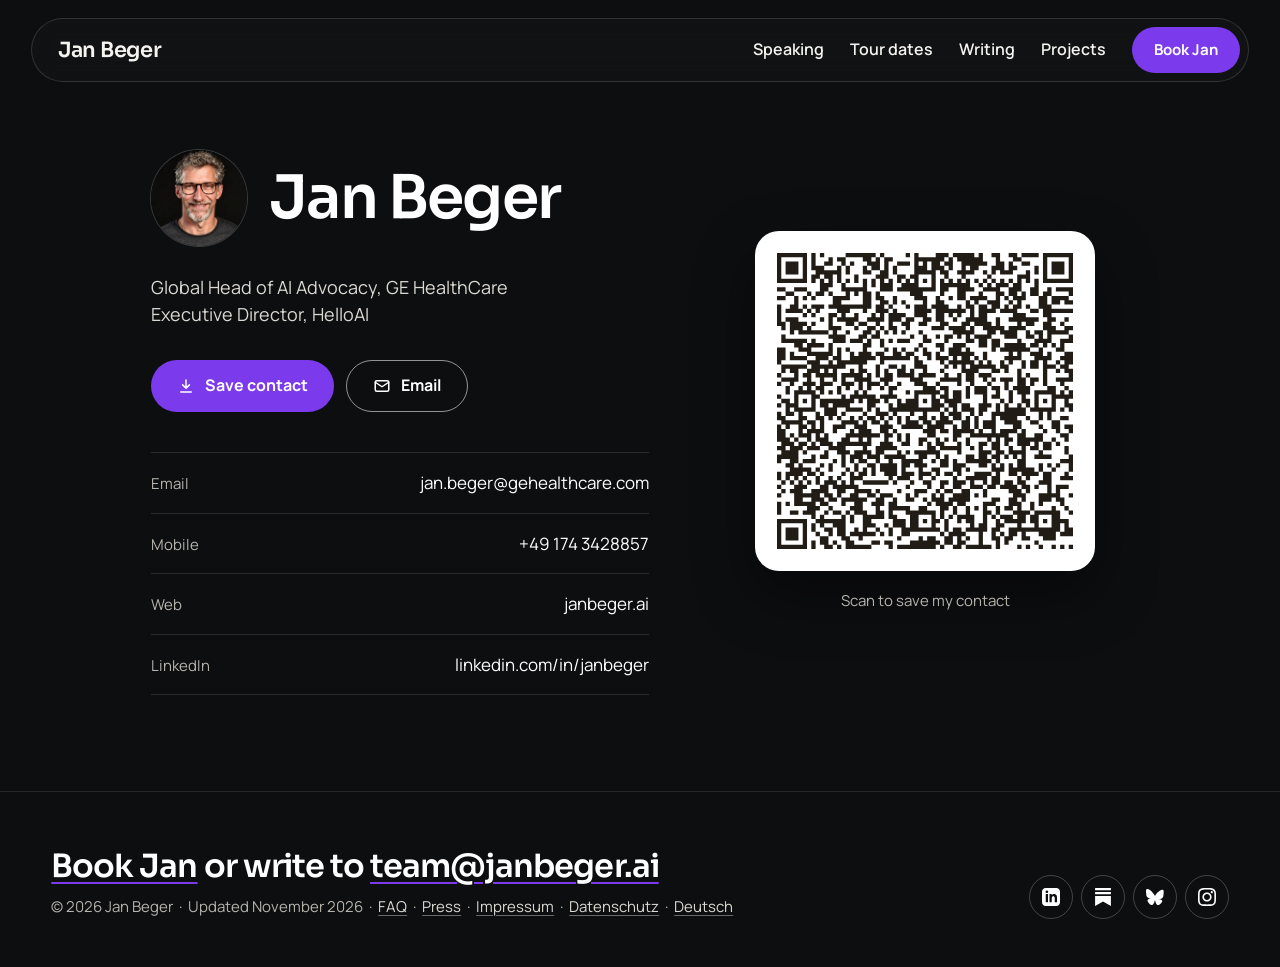
<file: card.html>
<!doctype html>
<html lang="en">
<head>
<meta charset="utf-8" />
<meta name="viewport" content="width=device-width,initial-scale=1" />
<meta name="color-scheme" content="dark">
<meta name="theme-color" content="#0d0e10" />
<link rel="icon" href="/favicon.svg" type="image/svg+xml" />
<link rel="icon" href="/favicon-32.png" type="image/png" sizes="32x32" />
<link rel="apple-touch-icon" sizes="180x180" href="/apple-touch-icon.png" />
<link rel="manifest" href="/site.webmanifest" />
<meta name="apple-mobile-web-app-title" content="Jan Beger" />
<title>Jan Beger · Contact</title>
<meta name="robots" content="noindex, nofollow" />


<link rel="preload" href="/assets/fonts/sora-latin-wght-normal.woff2" as="font" type="font/woff2" crossorigin />
<link rel="preload" href="/assets/fonts/manrope-latin-wght-normal.woff2" as="font" type="font/woff2" crossorigin />
<link rel="stylesheet" href="/assets/fonts/fonts.css" />
<style>
  /* contact card v4 (2026-11-02): homepage style, dark */
  body.v4{ background:var(--night,#0d0e10); }
  .cc{ background:var(--night); color:var(--on-dark); }
  .cc-inner{ max-width:1080px; margin:0 auto; padding:150px var(--gutter) 96px; display:grid; grid-template-columns:minmax(0,1.1fr) minmax(0,0.9fr); gap:56px 72px; align-items:center; }
  .cc-who{ display:flex; align-items:center; gap:22px; }
  .cc-avatar{ width:96px; height:96px; border-radius:999px; object-fit:cover; flex:none; box-shadow:0 0 0 1px rgba(255,255,255,0.18); }
  .cc h1{ margin:0; font-family:var(--display); font-weight:600; font-size:clamp(40px,5vw,60px); line-height:1.02; letter-spacing:-0.03em; color:#fff; }
  .cc-roles{ margin:28px 0 0; padding:0; list-style:none; font-size:18px; line-height:1.5; color:var(--on-dark-2); }
  .cc-roles li{ margin:0; color:var(--on-dark-2); }
  .cc-actions{ display:flex; flex-wrap:wrap; gap:12px; margin:32px 0 0; }
  .cc-btn{ display:inline-flex; align-items:center; gap:10px; height:52px; padding:0 26px; border-radius:999px; font-size:16px; font-weight:700; text-decoration:none; }
  .cc-btn svg{ width:18px; height:18px; }
  .cc-btn.primary{ background:var(--orange); color:#fff; }
  .cc-btn.primary:hover{ background:var(--orange-hover); color:#fff; }
  .cc-btn.ghost{ border:1px solid rgba(255,255,255,0.55); color:#fff; }
  .cc-btn.ghost:hover{ border-color:#fff; color:#fff; }
  .cc-rows{ margin:40px 0 0; border-top:1px solid rgba(255,255,255,0.12); }
  .cc-row{ display:flex; justify-content:space-between; align-items:baseline; gap:16px; padding:16px 0; border-bottom:1px solid rgba(255,255,255,0.12); }
  .cc-row .k{ font-size:15px; color:var(--on-dark-3); }
  .cc-row a{ font-size:17px; color:#fff; text-decoration:none; text-align:right; overflow-wrap:anywhere; }
  .cc-row a:hover{ color:#c4b5fd; }
  .cc-qr{ justify-self:center; text-align:center; }
  .cc-qr .tile{ width:min(340px,78vw); padding:22px; background:#fff; border-radius:24px; box-shadow:0 24px 60px rgba(0,0,0,0.45); }
  .cc-qr .tile svg{ display:block; width:100%; height:auto; }
  .cc-qr p{ margin:18px 0 0; font-size:15px; color:var(--on-dark-3); }
  @media (max-width:860px){
    /* phone/tablet: name, then the QR code right away, then the buttons and details */
    .cc-inner{ grid-template-columns:1fr; padding:104px var(--gutter) 64px; gap:0; }
    .cc-main{ display:contents; }
    .cc-who{ order:1; } .cc-roles{ order:2; } .cc-qr{ order:3; margin:28px 0 8px; } .cc-actions{ order:4; } .cc-rows{ order:5; }
  }
  @media (max-width:600px){
    .cc-who{ gap:14px; }
    .cc-avatar{ width:60px; height:60px; }
    .cc h1{ font-size:36px; }
    .cc-roles{ margin-top:14px; font-size:16px; }
    .cc-qr .tile{ width:min(290px,76vw); padding:16px; border-radius:20px; }
    .cc-qr p{ margin-top:12px; }
    .cc-actions{ margin-top:24px; }
    .cc-actions .cc-btn{ flex:1 1 auto; justify-content:center; }
    .cc-row{ flex-direction:column; gap:2px; }
    .cc-row a{ text-align:left; }
  }
</style>

<!-- Privacy-friendly analytics by Plausible -->
<script async src="https://plausible.io/js/pa-Xg3IjPylJhQx44exYq6mF.js"></script>
<script>
  window.plausible=window.plausible||function(){(plausible.q=plausible.q||[]).push(arguments)},plausible.init=plausible.init||function(i){plausible.o=i||{}};
  plausible.init()
</script>
<link rel="stylesheet" href="/assets/subpage.css" />
</head>
<body class="v4">
<nav class="site" aria-label="Main">
  <div class="row">
    <a class="wordmark" href="/">Jan Beger</a>
    <div class="links"><a href="/#speaking-track">Speaking</a><a href="/#events">Tour dates</a><a href="/#writing-track">Writing</a><a href="/#projects-track">Projects</a></div>
    <a class="nav-book" href="/#speaking">Book Jan</a>
    <button type="button" class="menu-btn" aria-expanded="false" aria-controls="mobile-menu" aria-label="Open menu" data-open="Open menu" data-close="Close menu"><svg viewBox="0 0 24 24" fill="none" stroke="currentColor" stroke-width="2" stroke-linecap="round" aria-hidden="true"><path class="l1" d="M4 8h16"/><path class="l2" d="M4 16h16"/></svg></button>
  </div>
  <div class="mobile-menu" id="mobile-menu" hidden>
    <a href="/#speaking-track">Speaking</a>
    <a href="/#events">Tour dates</a>
    <a href="/#writing-track">Writing</a>
    <a href="/#projects-track">Projects</a>
    <a class="mm-book" href="/#speaking">Book Jan</a>
  </div>
</nav>
<main class="cc">
  <div class="cc-inner">
    <div class="cc-main">
      <div class="cc-who">
        <img class="cc-avatar" src="/assets/portrait-v3.webp" alt="Jan Beger" width="96" height="96" />
        <h1>Jan Beger</h1>
      </div>
      <ul class="cc-roles">
        <li>Global Head of AI Advocacy, GE&nbsp;HealthCare</li>
        <li>Executive Director, HelloAI</li>
      </ul>
      <div class="cc-actions">
        <a class="cc-btn primary" href="/jan-beger.vcf"><svg viewBox="0 0 24 24" fill="none" stroke="currentColor" stroke-width="2" stroke-linecap="round" stroke-linejoin="round" aria-hidden="true"><path d="M12 4v11m0 0l-4.5-4.5M12 15l4.5-4.5M5 20h14"/></svg>Save contact</a>
        <a class="cc-btn ghost" href="mailto:jan.beger@gehealthcare.com"><svg viewBox="0 0 24 24" fill="none" stroke="currentColor" stroke-width="2" stroke-linecap="round" stroke-linejoin="round" aria-hidden="true"><rect x="3" y="5" width="18" height="14" rx="2"/><path d="M3 7l9 6 9-6"/></svg>Email</a>
      </div>
      <div class="cc-rows">
        <div class="cc-row"><span class="k">Email</span><a href="mailto:jan.beger@gehealthcare.com">jan.beger@gehealthcare.com</a></div>
        <div class="cc-row"><span class="k">Mobile</span><a href="tel:+491743428857">+49 174 3428857</a></div>
        <div class="cc-row"><span class="k">Web</span><a href="https://janbeger.ai">janbeger.ai</a></div>
        <div class="cc-row"><span class="k">LinkedIn</span><a href="https://www.linkedin.com/in/janbeger" target="_blank" rel="noopener">linkedin.com/in/janbeger</a></div>
      </div>
    </div>
    <div class="cc-qr">
      <div class="tile" id="qr">
      <svg role="img" aria-label="QR code with Jan Beger's contact card" xmlns="http://www.w3.org/2000/svg" viewBox="0 0 69 69" class="segno"><title>QR code: Jan Beger contact card</title><path fill="#fff" d="M0 0h69v69h-69z"/><path class="qrline" stroke="#221c17" d="M0 0.5h7m1 0h1m1 0h1m5 0h7m1 0h1m5 0h1m1 0h1m4 0h3m1 0h5m1 0h1m2 0h2m2 0h2m1 0h4m1 0h7m-69 1h1m5 0h1m1 0h1m3 0h1m1 0h2m4 0h2m1 0h1m1 0h2m5 0h7m1 0h1m1 0h6m3 0h1m3 0h2m5 0h1m5 0h1m-69 1h1m1 0h3m1 0h1m1 0h1m2 0h2m2 0h1m1 0h1m3 0h3m1 0h1m2 0h3m1 0h1m1 0h1m1 0h2m1 0h2m2 0h6m2 0h2m1 0h1m2 0h2m3 0h1m1 0h3m1 0h1m-69 1h1m1 0h3m1 0h1m1 0h3m3 0h1m1 0h1m3 0h1m1 0h2m1 0h1m1 0h1m4 0h3m1 0h3m1 0h1m2 0h1m1 0h2m3 0h3m1 0h2m4 0h1m1 0h1m1 0h3m1 0h1m-69 1h1m1 0h3m1 0h1m2 0h6m1 0h1m3 0h2m2 0h2m1 0h1m4 0h5m1 0h2m2 0h4m2 0h1m1 0h1m1 0h3m3 0h1m1 0h1m1 0h1m1 0h3m1 0h1m-69 1h1m5 0h1m1 0h2m1 0h2m1 0h1m3 0h1m4 0h3m2 0h2m1 0h2m3 0h1m2 0h1m3 0h1m5 0h1m6 0h3m3 0h1m5 0h1m-69 1h7m1 0h1m1 0h1m1 0h1m1 0h1m1 0h1m1 0h1m1 0h1m1 0h1m1 0h1m1 0h1m1 0h1m1 0h1m1 0h1m1 0h1m1 0h1m1 0h1m1 0h1m1 0h1m1 0h1m1 0h1m1 0h1m1 0h1m1 0h1m1 0h1m1 0h1m1 0h1m1 0h1m1 0h7m-59 1h3m2 0h1m4 0h1m1 0h1m1 0h3m2 0h4m3 0h1m1 0h7m2 0h1m1 0h1m1 0h3m1 0h2m3 0h1m-61 1h2m2 0h3m3 0h2m3 0h6m3 0h3m1 0h9m1 0h2m2 0h4m2 0h4m2 0h3m2 0h2m2 0h1m1 0h4m-67 1h2m3 0h1m1 0h2m1 0h1m3 0h1m1 0h1m1 0h2m1 0h1m7 0h3m4 0h1m3 0h2m3 0h1m3 0h2m1 0h2m1 0h1m1 0h2m1 0h2m4 0h1m-69 1h2m2 0h1m1 0h1m1 0h1m4 0h4m3 0h2m1 0h2m2 0h1m4 0h3m2 0h1m2 0h1m1 0h2m1 0h4m2 0h1m1 0h1m1 0h3m3 0h2m1 0h4m-64 1h1m8 0h2m5 0h2m2 0h2m1 0h1m1 0h1m4 0h1m2 0h2m5 0h1m1 0h1m2 0h3m2 0h1m1 0h1m4 0h2m1 0h2m1 0h2m-69 1h1m2 0h2m1 0h1m1 0h3m1 0h10m1 0h2m1 0h1m3 0h1m1 0h3m1 0h4m2 0h1m1 0h2m1 0h2m1 0h2m1 0h1m1 0h2m1 0h1m2 0h3m-64 1h1m1 0h4m1 0h1m1 0h1m4 0h3m3 0h1m2 0h3m1 0h1m4 0h4m1 0h7m1 0h1m1 0h4m1 0h4m3 0h2m1 0h7m-69 1h1m5 0h1m1 0h1m3 0h2m1 0h1m2 0h1m3 0h1m1 0h1m1 0h4m2 0h3m2 0h2m1 0h1m1 0h1m2 0h1m1 0h2m6 0h3m4 0h2m-64 1h1m1 0h3m5 0h1m1 0h1m1 0h5m2 0h4m1 0h3m1 0h2m2 0h2m1 0h2m2 0h1m2 0h5m2 0h1m2 0h7m2 0h2m2 0h1m-68 1h2m1 0h4m1 0h1m3 0h1m3 0h2m1 0h2m2 0h1m2 0h1m2 0h2m2 0h2m3 0h2m3 0h2m1 0h4m1 0h1m4 0h1m1 0h2m2 0h2m2 0h1m-66 1h1m1 0h3m1 0h1m4 0h3m3 0h1m2 0h2m1 0h1m1 0h2m2 0h1m5 0h3m1 0h4m1 0h1m2 0h5m1 0h4m4 0h3m2 0h2m-66 1h1m1 0h7m1 0h1m2 0h1m3 0h2m1 0h1m1 0h1m1 0h1m1 0h1m3 0h1m7 0h5m3 0h2m1 0h4m2 0h1m1 0h2m1 0h5m-67 1h1m10 0h4m3 0h2m1 0h2m7 0h1m2 0h1m2 0h1m1 0h2m1 0h1m1 0h1m1 0h4m3 0h3m2 0h2m1 0h1m1 0h1m4 0h1m-68 1h6m1 0h1m4 0h3m1 0h3m1 0h1m2 0h1m1 0h1m1 0h3m3 0h2m3 0h1m4 0h2m1 0h2m1 0h2m4 0h1m3 0h4m2 0h3m-65 1h2m1 0h4m1 0h1m7 0h2m2 0h1m8 0h1m3 0h2m2 0h3m3 0h2m1 0h2m1 0h5m1 0h2m1 0h1m1 0h1m1 0h1m-67 1h2m3 0h3m4 0h1m1 0h1m1 0h1m3 0h1m4 0h1m1 0h1m1 0h1m2 0h1m1 0h1m3 0h1m1 0h3m1 0h1m5 0h1m1 0h7m2 0h1m3 0h2m-67 1h2m1 0h1m3 0h6m1 0h1m2 0h1m1 0h3m1 0h2m2 0h2m1 0h2m2 0h2m1 0h1m2 0h6m2 0h1m5 0h1m1 0h1m2 0h3m1 0h1m3 0h2m-69 1h2m1 0h4m2 0h3m1 0h2m2 0h6m1 0h7m1 0h1m2 0h1m1 0h3m1 0h1m1 0h2m1 0h1m1 0h1m4 0h4m3 0h4m2 0h3m-69 1h1m6 0h3m2 0h1m1 0h7m3 0h1m7 0h2m4 0h1m1 0h6m1 0h1m1 0h1m2 0h1m1 0h1m2 0h1m1 0h2m1 0h1m2 0h1m1 0h2m-68 1h6m1 0h8m3 0h1m3 0h1m2 0h2m1 0h1m2 0h3m4 0h1m1 0h1m1 0h1m1 0h6m1 0h2m3 0h1m1 0h2m1 0h3m1 0h2m-67 1h1m1 0h2m2 0h3m1 0h1m1 0h1m3 0h1m1 0h2m2 0h1m1 0h1m2 0h2m1 0h1m2 0h1m3 0h1m4 0h4m3 0h2m1 0h1m2 0h1m5 0h1m2 0h1m1 0h2m-69 1h1m3 0h1m1 0h2m1 0h5m1 0h5m1 0h1m1 0h1m1 0h2m1 0h4m1 0h4m2 0h1m2 0h1m1 0h2m1 0h3m6 0h1m1 0h1m3 0h1m5 0h1m-68 1h4m2 0h1m2 0h1m2 0h1m1 0h1m2 0h4m2 0h3m4 0h3m4 0h5m1 0h2m2 0h1m1 0h1m1 0h3m1 0h2m1 0h2m1 0h1m2 0h4m-69 1h1m2 0h1m2 0h3m1 0h3m2 0h3m1 0h1m1 0h3m1 0h1m2 0h1m3 0h3m2 0h1m4 0h1m2 0h1m3 0h1m3 0h1m2 0h2m1 0h1m2 0h1m3 0h1m-65 1h1m2 0h1m1 0h1m1 0h2m3 0h1m1 0h1m2 0h1m1 0h1m2 0h1m1 0h2m6 0h3m1 0h2m4 0h1m1 0h3m1 0h2m1 0h1m1 0h4m4 0h2m2 0h1m-66 1h1m1 0h5m1 0h1m1 0h1m1 0h1m3 0h1m1 0h1m5 0h1m3 0h1m1 0h6m1 0h1m1 0h2m1 0h1m1 0h3m2 0h1m2 0h1m1 0h3m1 0h5m1 0h1m1 0h1m-69 1h1m3 0h1m3 0h2m5 0h1m1 0h6m1 0h4m4 0h1m3 0h1m1 0h2m1 0h2m1 0h1m3 0h1m1 0h2m2 0h1m2 0h1m2 0h1m3 0h5m-68 1h2m1 0h1m1 0h1m1 0h1m1 0h8m1 0h1m1 0h3m1 0h1m2 0h1m1 0h3m1 0h1m1 0h2m1 0h4m5 0h1m3 0h1m1 0h1m2 0h2m1 0h1m1 0h1m1 0h1m2 0h1m-68 1h1m1 0h3m3 0h1m1 0h2m1 0h4m4 0h2m3 0h1m1 0h5m3 0h3m1 0h2m1 0h2m2 0h3m1 0h1m1 0h1m2 0h1m1 0h1m1 0h1m3 0h1m2 0h2m-67 1h1m1 0h5m2 0h3m2 0h4m1 0h1m1 0h1m2 0h12m1 0h1m1 0h1m1 0h3m1 0h2m2 0h1m1 0h5m1 0h6m1 0h1m1 0h1m-69 1h1m1 0h2m1 0h1m3 0h1m1 0h3m1 0h1m4 0h1m2 0h3m1 0h1m3 0h1m2 0h1m3 0h1m1 0h3m2 0h1m1 0h1m2 0h8m3 0h1m1 0h1m-64 1h2m3 0h2m2 0h2m1 0h1m1 0h1m2 0h1m1 0h1m1 0h2m1 0h1m1 0h1m1 0h1m1 0h1m2 0h2m1 0h1m1 0h2m1 0h2m1 0h1m1 0h1m3 0h1m1 0h4m2 0h1m2 0h1m1 0h1m2 0h2m-67 1h5m1 0h2m1 0h1m4 0h4m1 0h1m1 0h2m1 0h1m2 0h1m1 0h3m1 0h2m1 0h4m2 0h2m1 0h1m1 0h3m2 0h4m2 0h2m3 0h2m-66 1h1m1 0h1m2 0h2m1 0h1m1 0h1m2 0h3m2 0h3m3 0h3m2 0h5m1 0h4m2 0h1m1 0h2m1 0h1m1 0h3m4 0h2m4 0h1m2 0h2m1 0h2m-69 1h2m3 0h1m1 0h4m2 0h1m3 0h1m1 0h3m2 0h2m1 0h1m6 0h3m1 0h2m1 0h5m1 0h1m2 0h1m1 0h4m1 0h1m4 0h1m2 0h1m2 0h1m-69 1h2m1 0h1m1 0h3m1 0h1m1 0h1m4 0h8m1 0h2m1 0h1m1 0h1m4 0h2m4 0h2m2 0h9m2 0h2m2 0h2m4 0h2m-68 1h3m1 0h1m2 0h1m1 0h3m3 0h2m2 0h1m1 0h1m3 0h1m2 0h1m1 0h1m2 0h2m2 0h1m1 0h1m1 0h1m2 0h1m4 0h1m1 0h1m1 0h2m1 0h6m2 0h1m2 0h1m-67 1h3m1 0h2m1 0h1m1 0h3m1 0h8m2 0h3m2 0h2m2 0h1m1 0h1m1 0h2m3 0h1m1 0h1m2 0h2m1 0h2m1 0h1m2 0h3m1 0h1m1 0h2m1 0h1m-66 1h2m1 0h3m1 0h3m2 0h4m4 0h1m2 0h5m7 0h2m1 0h5m2 0h1m1 0h1m2 0h2m2 0h1m2 0h1m1 0h2m1 0h2m3 0h1m-67 1h4m1 0h1m4 0h1m2 0h3m1 0h4m1 0h2m3 0h1m1 0h1m1 0h6m4 0h1m4 0h3m1 0h2m1 0h4m3 0h1m5 0h1m-68 1h5m3 0h1m1 0h2m3 0h1m1 0h3m1 0h3m1 0h5m3 0h2m2 0h1m1 0h1m4 0h2m1 0h2m1 0h2m1 0h1m1 0h1m1 0h1m2 0h4m4 0h1m-69 1h1m2 0h2m1 0h3m4 0h1m1 0h1m1 0h1m1 0h2m2 0h1m2 0h1m2 0h5m2 0h1m1 0h2m1 0h1m2 0h6m1 0h1m4 0h2m8 0h3m-67 1h2m1 0h1m4 0h1m1 0h1m2 0h1m2 0h1m2 0h2m1 0h4m1 0h2m1 0h3m3 0h2m1 0h3m3 0h2m1 0h1m1 0h1m1 0h1m1 0h2m3 0h1m1 0h1m1 0h1m2 0h1m-66 1h5m1 0h1m2 0h1m3 0h1m1 0h1m1 0h1m1 0h1m1 0h4m1 0h1m3 0h1m2 0h2m3 0h2m1 0h1m5 0h3m1 0h6m1 0h1m2 0h1m3 0h1m-69 1h1m1 0h4m1 0h2m1 0h1m4 0h1m1 0h1m1 0h2m1 0h1m2 0h3m1 0h3m1 0h3m1 0h1m1 0h2m1 0h1m3 0h4m1 0h1m2 0h2m1 0h4m1 0h2m3 0h1m-68 1h1m1 0h1m1 0h1m1 0h1m2 0h1m2 0h1m1 0h1m2 0h3m6 0h1m1 0h3m2 0h1m2 0h1m4 0h1m2 0h5m1 0h2m4 0h1m1 0h1m3 0h2m2 0h3m-68 1h1m1 0h1m1 0h1m1 0h1m1 0h1m1 0h3m1 0h1m1 0h1m2 0h6m1 0h1m3 0h1m2 0h2m2 0h2m1 0h3m1 0h1m2 0h1m1 0h2m1 0h2m1 0h2m3 0h3m-64 1h1m3 0h3m3 0h2m1 0h6m11 0h1m4 0h1m2 0h1m2 0h2m2 0h3m1 0h2m1 0h4m1 0h2m1 0h1m2 0h1m1 0h3m-67 1h1m1 0h3m2 0h4m2 0h2m2 0h4m1 0h1m4 0h1m3 0h3m2 0h1m1 0h2m2 0h2m3 0h1m5 0h3m1 0h1m4 0h1m1 0h1m-66 1h1m3 0h6m1 0h2m1 0h1m2 0h2m2 0h2m1 0h3m3 0h1m1 0h1m3 0h1m1 0h1m2 0h4m1 0h1m1 0h1m6 0h3m3 0h5m2 0h1m-65 1h2m2 0h3m1 0h2m1 0h6m2 0h2m2 0h1m2 0h2m2 0h1m1 0h3m1 0h5m5 0h2m2 0h2m1 0h1m3 0h3m1 0h2m-67 1h1m1 0h1m1 0h5m1 0h2m3 0h1m2 0h2m2 0h3m1 0h2m7 0h1m1 0h4m1 0h2m4 0h3m3 0h3m2 0h1m1 0h1m4 0h1m-67 1h1m6 0h3m2 0h1m4 0h3m3 0h1m2 0h5m2 0h2m3 0h2m1 0h1m2 0h1m1 0h1m1 0h1m2 0h1m1 0h2m1 0h1m2 0h1m4 0h1m2 0h1m-68 1h1m2 0h2m1 0h3m2 0h1m1 0h2m1 0h1m1 0h3m2 0h2m1 0h1m3 0h7m1 0h1m2 0h1m2 0h1m3 0h2m1 0h1m3 0h4m1 0h6m2 0h1m-61 1h1m1 0h1m4 0h1m1 0h1m2 0h5m1 0h2m3 0h2m3 0h1m1 0h1m1 0h1m1 0h4m2 0h1m1 0h1m1 0h3m1 0h2m1 0h2m3 0h2m-66 1h7m2 0h7m1 0h1m2 0h2m5 0h3m1 0h2m1 0h1m1 0h2m1 0h1m2 0h1m1 0h2m2 0h1m2 0h1m1 0h5m1 0h2m1 0h1m1 0h4m-68 1h1m5 0h1m1 0h1m1 0h1m2 0h3m4 0h3m2 0h1m1 0h3m1 0h2m3 0h1m2 0h1m5 0h1m1 0h2m2 0h2m3 0h1m3 0h1m3 0h2m1 0h1m-68 1h1m1 0h3m1 0h1m1 0h1m2 0h2m1 0h2m2 0h1m1 0h1m2 0h1m2 0h1m2 0h9m1 0h1m1 0h2m1 0h5m1 0h2m2 0h12m1 0h2m-69 1h1m1 0h3m1 0h1m2 0h1m2 0h1m1 0h2m1 0h6m1 0h1m1 0h1m2 0h2m7 0h1m1 0h4m3 0h1m2 0h1m1 0h1m1 0h2m1 0h1m3 0h4m1 0h3m-69 1h1m1 0h3m1 0h1m3 0h2m3 0h2m2 0h1m8 0h1m4 0h1m1 0h2m2 0h2m1 0h1m1 0h1m2 0h1m2 0h2m1 0h2m2 0h2m3 0h3m-65 1h1m5 0h1m1 0h1m1 0h2m1 0h1m2 0h2m4 0h2m1 0h2m4 0h7m1 0h2m1 0h2m3 0h1m3 0h1m1 0h1m6 0h1m-61 1h7m1 0h1m2 0h2m1 0h1m1 0h6m4 0h1m1 0h9m1 0h1m2 0h2m1 0h6m1 0h1m4 0h1m1 0h1m2 0h1m2 0h1m1 0h1m1 0h1"/></svg>
      </div>
      <p>Scan to save my contact</p>
    </div>
  </div>
</main>
<footer class="site">
    <div class="row">
      <div class="foot-main"><p class="foot-cta"><a href="/#speaking">Book Jan</a> or write to <a href="mailto:team@janbeger.ai">team@janbeger.ai</a></p><p class="foot-meta">&copy; <span class="yr" id="yr">2026</span> Jan Beger &nbsp;&middot;&nbsp; Updated November 2026 &nbsp;&middot;&nbsp; <a href="/faq.html">FAQ</a> &nbsp;&middot;&nbsp; <a href="/press.html">Press</a> &nbsp;&middot;&nbsp; <a href="/impressum/">Impressum</a> &nbsp;&middot;&nbsp; <a href="/datenschutz/">Datenschutz</a> &nbsp;&middot;&nbsp; <a href="/ki-keynote-speaker-gesundheitswesen/" hreflang="de" lang="de">Deutsch</a></p></div>
      <div class="icons">
        <a href="https://www.linkedin.com/in/janbeger" target="_blank" rel="noopener" aria-label="LinkedIn"><svg viewBox="0 0 24 24" aria-hidden="true"><path d="M19 0h-14c-2.761 0-5 2.239-5 5v14c0 2.761 2.239 5 5 5h14c2.762 0 5-2.239 5-5v-14c0-2.761-2.238-5-5-5zm-11 19h-3v-11h3v11zm-1.5-12.268c-.966 0-1.75-.79-1.75-1.764s.784-1.764 1.75-1.764 1.75.79 1.75 1.764-.783 1.764-1.75 1.764zm13.5 12.268h-3v-5.604c0-3.368-4-3.113-4 0v5.604h-3v-11h3v1.765c1.396-2.586 7-2.777 7 2.476v6.759z"/></svg></a>
        <a href="https://janbeger.substack.com/" target="_blank" rel="noopener" aria-label="Substack"><svg viewBox="0 0 24 24" aria-hidden="true"><path d="M22.539 8.242H1.46V5.406h21.08v2.836zM1.46 10.812V24L12 18.11 22.54 24V10.812H1.46zM22.54 0H1.46v2.836h21.08V0z"/></svg></a>
        <a href="https://bsky.app/profile/janbeger.bsky.social" target="_blank" rel="noopener" aria-label="Bluesky"><svg viewBox="0 0 24 24" aria-hidden="true"><path d="M12 10.8c-1.087-2.114-4.046-6.053-6.798-7.995C2.566.944 1.561 1.266.902 1.565.139 1.908 0 3.08 0 3.768c0 .69.378 5.65.624 6.479.815 2.736 3.713 3.66 6.383 3.364-3.911.581-7.386 2.005-2.83 7.078 5.013 5.59 6.87-1.197 7.823-4.643.953 3.446 2.05 10.061 7.733 4.643 4.267-4.073.792-5.497-3.119-6.078 2.67.297 5.568-.628 6.383-3.364.246-.829.624-5.79.624-6.48 0-.688-.139-1.86-.902-2.202-.659-.298-1.664-.62-4.3 1.24C16.046 4.747 13.087 8.686 12 10.8z"/></svg></a>
        <a href="https://www.instagram.com/jan.beger/" target="_blank" rel="noopener" aria-label="Instagram"><svg viewBox="0 0 24 24" aria-hidden="true"><path d="M12 2.163c3.204 0 3.584.012 4.85.07 3.252.148 4.771 1.691 4.919 4.919.058 1.265.069 1.645.069 4.849 0 3.205-.012 3.584-.069 4.849-.149 3.225-1.664 4.771-4.919 4.919-1.266.058-1.644.07-4.85.07-3.204 0-3.584-.012-4.849-.07-3.26-.149-4.771-1.699-4.919-4.92-.058-1.265-.07-1.644-.07-4.849 0-3.204.013-3.583.07-4.849.149-3.227 1.664-4.771 4.919-4.919 1.266-.057 1.645-.069 4.849-.069zm0-2.163c-3.259 0-3.667.014-4.947.072-4.358.2-6.78 2.618-6.98 6.98-.059 1.281-.073 1.689-.073 4.948 0 3.259.014 3.668.072 4.948.2 4.358 2.618 6.78 6.98 6.98 1.281.058 1.689.072 4.948.072 3.259 0 3.668-.014 4.948-.072 4.354-.2 6.782-2.618 6.979-6.98.059-1.28.073-1.689.073-4.948 0-3.259-.014-3.667-.072-4.947-.196-4.354-2.617-6.78-6.979-6.98-1.281-.059-1.69-.073-4.949-.073zm0 5.838c-3.403 0-6.162 2.759-6.162 6.162s2.759 6.163 6.162 6.163 6.162-2.759 6.162-6.163c0-3.403-2.759-6.162-6.162-6.162zm0 10.162c-2.209 0-4-1.79-4-4 0-2.209 1.791-4 4-4s4 1.791 4 4c0 2.21-1.791 4-4 4zm6.406-11.845c-.796 0-1.441.645-1.441 1.44s.645 1.44 1.441 1.44c.795 0 1.439-.645 1.439-1.44s-.644-1.44-1.439-1.44z"/></svg></a>
      </div>
    </div>
  </footer>
<!-- QR above is a static SVG of the vCard (title, org, email, mobile, office address, janbeger.ai, LinkedIn, gehealthcare.com). Regenerated 2026-10-21. The "Save contact" button downloads the same vCard: /jan-beger.vcf -->
<script src="/assets/subpage.js" defer></script>
</body>
</html>
</file>
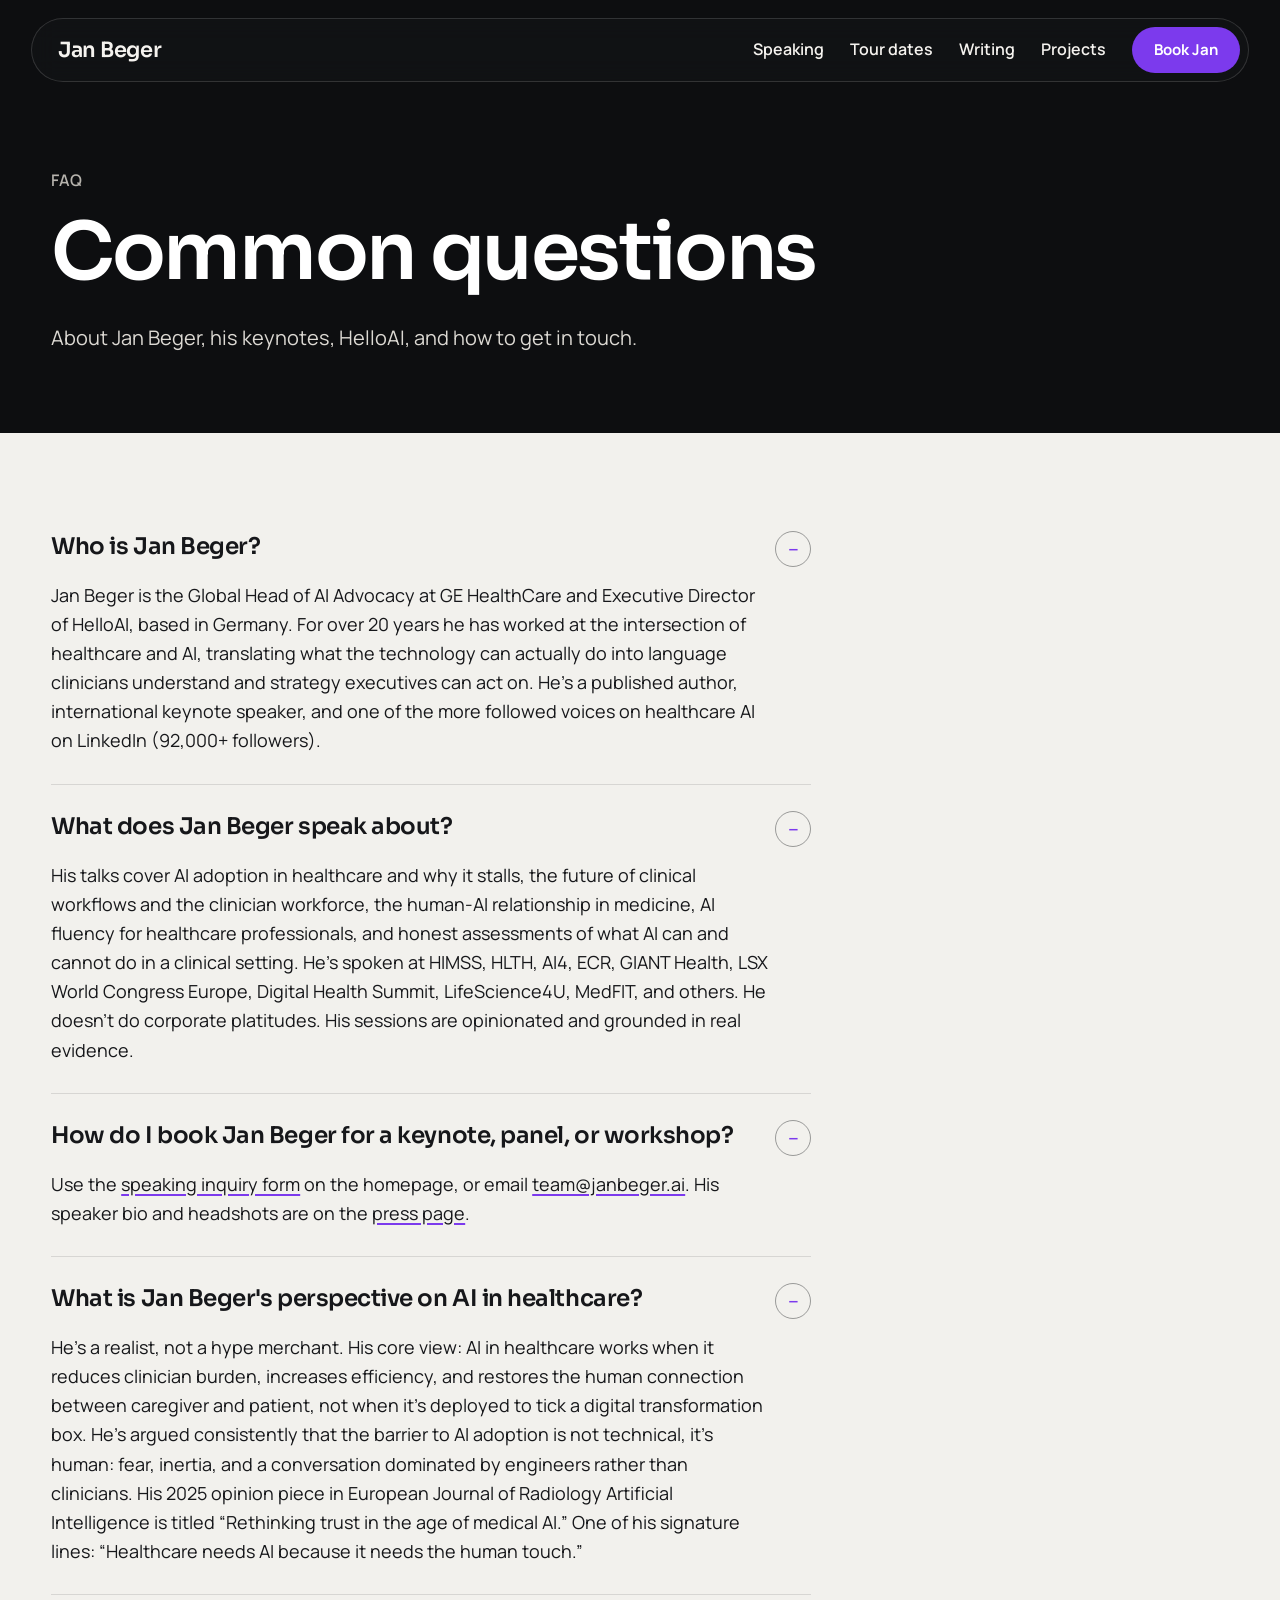
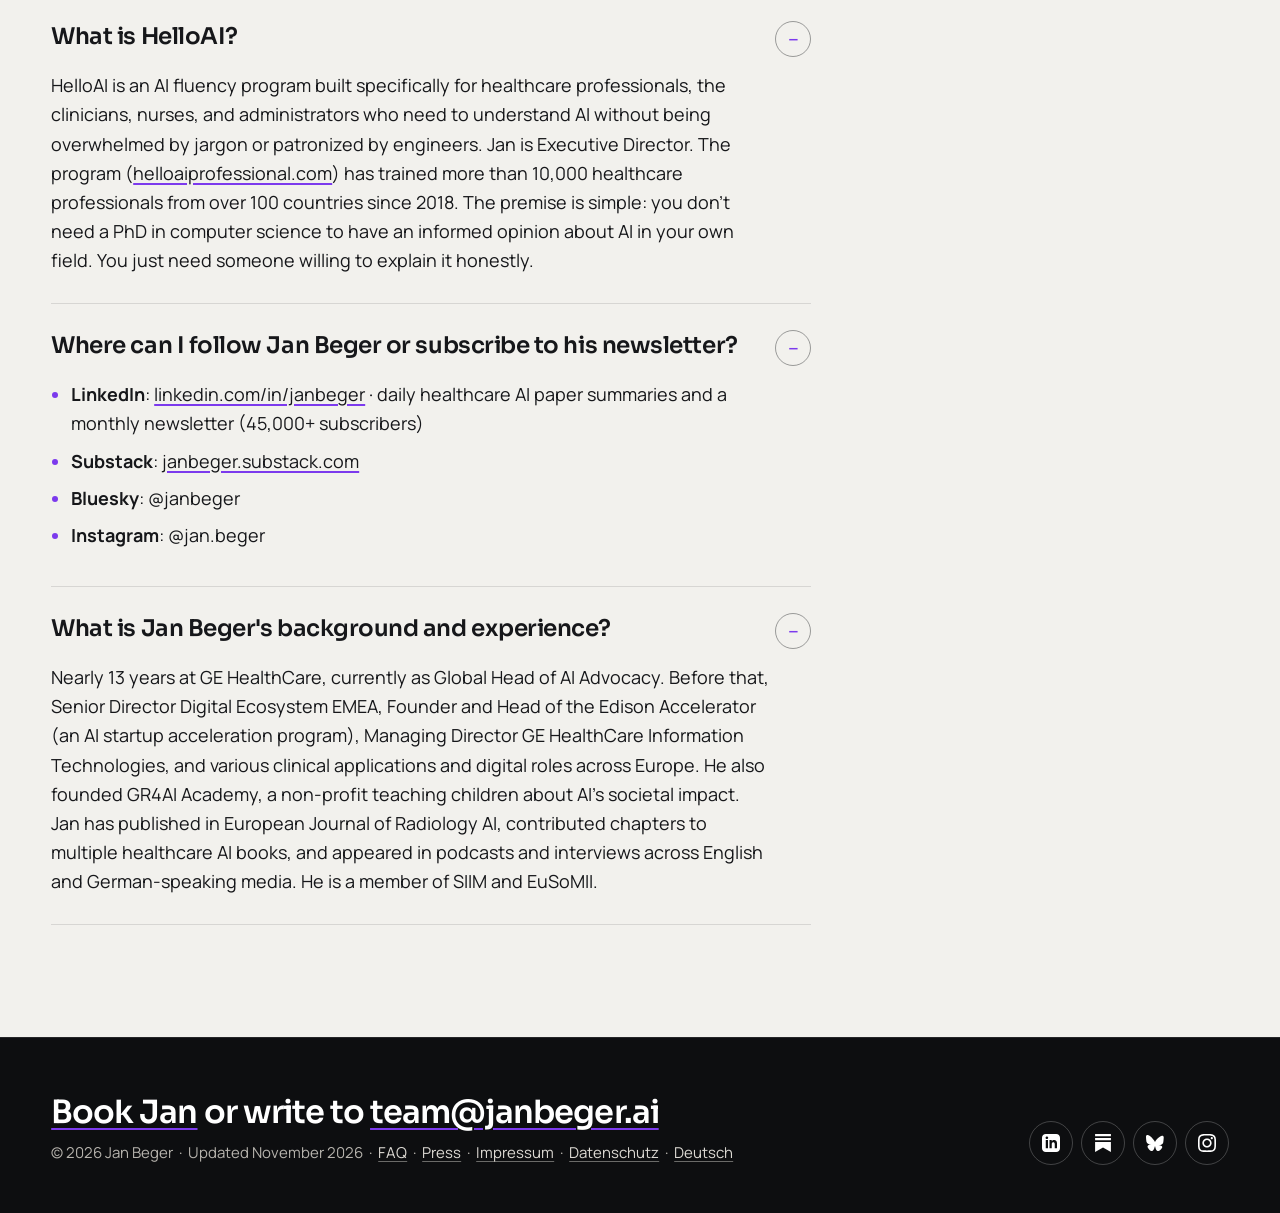
<file: faq.html>
<!doctype html>
<html lang="en">
<head>
<meta charset="utf-8" />
<meta name="viewport" content="width=device-width,initial-scale=1" />
<meta name="color-scheme" content="light">
<meta name="theme-color" content="#f2f1ed" />
<link rel="icon" href="/favicon.svg" type="image/svg+xml" />
<link rel="icon" href="/favicon-32.png" type="image/png" sizes="32x32" />
<link rel="apple-touch-icon" sizes="180x180" href="/apple-touch-icon.png" />
<link rel="manifest" href="/site.webmanifest" />
<meta name="apple-mobile-web-app-title" content="Jan Beger" />
<title>FAQ · Jan Beger</title>
<meta name="description" content="Answers to common questions about Jan Beger: his keynotes, his perspective on AI in healthcare, HelloAI, and how to get in touch." />
<link rel="canonical" href="https://janbeger.ai/faq.html" />
<meta property="og:title" content="FAQ · Jan Beger" />
<meta property="og:description" content="Common questions about Jan Beger, his keynotes, HelloAI, and how to get in touch." />
<meta property="og:type" content="website" />
<meta property="og:url" content="https://janbeger.ai/faq.html" />
<script type="application/ld+json">
{
  "@context": "https://schema.org",
  "@type": "FAQPage",
  "@id": "https://janbeger.ai/faq.html",
  "mainEntity": [
    {
      "@type": "Question",
      "name": "Who is Jan Beger?",
      "acceptedAnswer": {
        "@type": "Answer",
        "text": "Jan Beger is the Global Head of AI Advocacy at GE HealthCare and Executive Director of HelloAI, based in Germany. For over 20 years he has worked at the intersection of healthcare and AI, translating what the technology can actually do into language clinicians understand and strategy executives can act on. He is a published author, international keynote speaker, and one of the more followed voices on healthcare AI on LinkedIn, with more than 92,000 followers."
      }
    },
    {
      "@type": "Question",
      "name": "What does Jan Beger speak about?",
      "acceptedAnswer": {
        "@type": "Answer",
        "text": "His talks cover AI adoption in healthcare and why it stalls, the future of clinical workflows and the clinician workforce, the human-AI relationship in medicine, AI fluency for healthcare professionals, and honest assessments of what AI can and cannot do in a clinical setting. He has spoken at HIMSS, HLTH, AI4, ECR, GIANT Health, LSX World Congress Europe, Digital Health Summit, LifeScience4U, MedFIT, and others. His sessions are opinionated and grounded in real evidence."
      }
    },
    {
      "@type": "Question",
      "name": "How do I book Jan Beger for a keynote, panel, or workshop?",
      "acceptedAnswer": {
        "@type": "Answer",
        "text": "Use the speaking inquiry form on janbeger.ai, or email team@janbeger.ai. Speaker bio and headshots are available on the press page at janbeger.ai/press.html."
      }
    },
    {
      "@type": "Question",
      "name": "What is Jan Beger's perspective on AI in healthcare?",
      "acceptedAnswer": {
        "@type": "Answer",
        "text": "Jan Beger is a realist, not a hype merchant. His core view: AI in healthcare works when it reduces clinician burden, increases efficiency, and restores the human connection between caregiver and patient, not when it is deployed to tick a digital transformation box. He argues that the barrier to AI adoption is not technical, it is human: fear, inertia, and a conversation dominated by engineers rather than clinicians. His 2025 opinion piece in European Journal of Radiology Artificial Intelligence is titled Rethinking trust in the age of medical AI."
      }
    },
    {
      "@type": "Question",
      "name": "What is HelloAI?",
      "acceptedAnswer": {
        "@type": "Answer",
        "text": "HelloAI is an AI fluency program built specifically for healthcare professionals, the clinicians, nurses, and administrators who need to understand AI without being overwhelmed by jargon. Jan Beger is Executive Director. The program, at helloaiprofessional.com, has trained more than 10,000 healthcare professionals from over 100 countries since 2018."
      }
    },
    {
      "@type": "Question",
      "name": "Where can I follow Jan Beger or subscribe to his newsletter?",
      "acceptedAnswer": {
        "@type": "Answer",
        "text": "Follow Jan Beger on LinkedIn at linkedin.com/in/janbeger for daily healthcare AI paper summaries and a monthly newsletter with more than 45,000 subscribers. He is also on Substack at janbeger.substack.com, Bluesky at @janbeger, and Instagram at @jan.beger."
      }
    },
    {
      "@type": "Question",
      "name": "What is Jan Beger's background and experience?",
      "acceptedAnswer": {
        "@type": "Answer",
        "text": "Jan Beger has spent nearly 13 years at GE HealthCare, currently as Global Head of AI Advocacy. Earlier roles include Senior Director Digital Ecosystem EMEA, Founder and Head of the Edison Accelerator, and Managing Director of GE HealthCare Information Technologies. He founded GR4AI Academy, a non-profit teaching children about the societal impact of AI. He has published in European Journal of Radiology AI, contributed chapters to healthcare AI books, and is a member of SIIM and EuSoMII."
      }
    }
  ]
}
</script>
<link rel="preload" href="/assets/fonts/sora-latin-wght-normal.woff2" as="font" type="font/woff2" crossorigin />
<link rel="preload" href="/assets/fonts/manrope-latin-wght-normal.woff2" as="font" type="font/woff2" crossorigin />
<link rel="stylesheet" href="/assets/fonts/fonts.css" />
<style>
  /* ============ STAGE THEME (matches homepage, 2026-11) ============ */
  :root{
    --bg:#0b0b0c; --bg-2:#121214; --card:#17171a;
    --ink:#f4f1ea; --ink-2:#c9c4ba; --ink-3:#9a958c;
    --paper:#f4f1ea; --paper-ink:#0b0b0c;
    --rule:rgba(244,241,234,0.16);
    --accent:#7c3aed; --accent-hover:#8b5cf6;
    --sans:"Inter Tight",system-ui,-apple-system,BlinkMacSystemFont,"Segoe UI",sans-serif;
    --display:"Anton","Impact","Arial Narrow",sans-serif;
  }
  *,*::before,*::after{ box-sizing:border-box; }
  html,body{ margin:0; padding:0; }
  html{ background:var(--bg); }
  body{
    background:var(--bg); color:var(--ink); font-family:var(--sans);
    font-size:17px; line-height:1.6; -webkit-font-smoothing:antialiased; text-rendering:optimizeLegibility;
  }
  ::selection{ background:var(--accent); color:var(--paper-ink); }
  img{ display:block; max-width:100%; height:auto; }
  a{ color:var(--ink); transition:color .15s ease, border-color .15s ease, background-color .15s ease; }
  a:hover{ color:var(--accent-hover); }
  :focus-visible{ outline:2px solid var(--accent); outline-offset:3px; }
  .wrap{ max-width:var(--wrap,900px); margin:0 auto; padding:0 clamp(20px,4vw,40px); }
  nav.top{ padding:24px 0 0; }
  nav.top a.back{
    display:inline-flex; align-items:center; justify-content:center; width:44px; height:44px;
    border:1px solid rgba(244,241,234,0.35); border-radius:999px; color:var(--ink); text-decoration:none;
  }
  nav.top a.back:hover{ border-color:var(--accent); color:var(--accent); }
  nav.top a.back svg{ width:18px; height:18px; }
  header.kit{ padding:56px 0 40px; border-bottom:1px solid var(--rule); margin-bottom:8px; }
  .kicker{ margin:0 0 16px; font-size:13px; font-weight:700; letter-spacing:.18em; text-transform:uppercase; color:var(--accent); }
  h1{ margin:0; font-family:var(--display); font-weight:400; text-transform:uppercase; font-size:clamp(52px,9vw,112px); line-height:.9; letter-spacing:.002em; }
  .lede{ margin:24px 0 0; max-width:640px; font-size:19px; line-height:1.55; color:var(--ink-2); }
  .lede strong{ color:var(--ink); }
  footer.kit{ margin-top:80px; padding:28px 0 40px; border-top:1px solid var(--rule); font-size:14px; color:var(--ink-3); }
  footer.kit a{ color:var(--ink-2); text-decoration:none; }
  footer.kit a:hover{ color:var(--accent); }
  :root{ --wrap:860px; }
  .faq{ margin-top:8px; }
  .faq-item{ border-bottom:1px solid var(--rule); }
  .faq-item summary{
    list-style:none; cursor:pointer; display:flex; justify-content:space-between; align-items:flex-start; gap:24px;
    padding:28px 0 14px; font-size:clamp(21px,2.4vw,26px); font-weight:600; line-height:1.25; color:var(--ink);
  }
  .faq-item summary::-webkit-details-marker{ display:none; }
  .faq-item summary::after{
    content:"+"; flex:none; width:36px; height:36px; margin-top:-2px; border-radius:999px; border:1px solid rgba(244,241,234,0.35);
    display:inline-flex; align-items:center; justify-content:center; font-size:20px; font-weight:500; color:var(--accent);
  }
  .faq-item[open] summary::after{ content:"\2013"; }
  .faq-item summary:hover{ color:var(--accent-hover); }
  .faq-a{ padding:0 0 28px; max-width:720px; color:var(--ink-2); }
  .faq-a p{ margin:0 0 14px; }
  .faq-a p:last-child{ margin-bottom:0; }
  .faq-a a{ color:var(--ink); text-decoration:underline; text-decoration-color:var(--accent); text-underline-offset:3px; }
  .faq-a a:hover{ color:var(--accent-hover); }
  .faq-a strong{ color:var(--ink); }
  .faq-a ul{ margin:0; padding-left:20px; }
  .faq-a ul li{ margin:0 0 8px; }
  .faq-a ul li::marker{ color:var(--accent); }

  /* ============ ARENA THEME (matches homepage, 2026-11-02) ============ */
  :root{
    --bg:#f2f1ed; --bg-2:#ffffff; --card:#ffffff;
    --ink:#16171a; --ink-2:#3c3e44; --ink-3:#5b5d63;
    --paper:#f2f1ed; --paper-ink:#16171a;
    --rule:rgba(22,23,26,0.14); --line-strong:rgba(22,23,26,0.4);
    --accent:#6d28d9; --accent-hover:#5b21b6; --orange:#7c3aed; --night:#0d0e10;
    --sans:"Manrope",system-ui,-apple-system,"Segoe UI",sans-serif;
    --display:"Sora",system-ui,-apple-system,"Segoe UI",sans-serif;
  }
  html{ background:var(--bg); }
  body{ background:var(--bg); color:var(--ink); font-family:var(--sans); font-size:18px; line-height:1.62; }
  ::selection{ background:var(--orange); color:#fff; }
  :focus-visible{ outline-color:var(--orange); }
  h1, h2, .name, .events .when{ font-family:var(--display); text-transform:none; letter-spacing:-0.005em; }
  h1{ font-weight:300; font-size:clamp(48px,7vw,92px); line-height:1.0; text-wrap:balance; }
  h2{ font-weight:400; font-size:clamp(34px,3.6vw,48px); line-height:1.08; }
  .kicker, .hint, .detail-row .label, dl.facts dt{ text-transform:none; letter-spacing:0; }
  .kicker{ display:flex; align-items:center; gap:14px; font-size:15px; font-weight:700; color:var(--accent); }
  .kicker::before{ content:""; width:40px; height:3px; background:var(--orange); }
  .lede, .standfirst{ color:var(--ink-2); font-size:20px; }
  a:hover{ color:var(--accent); }
  /* back buttons */
  nav.top a.back, .back{ border:1.5px solid var(--line-strong); color:var(--ink); }
  nav.top a.back:hover, .back:hover{ border-color:var(--orange); color:var(--accent); }
  /* buttons */
  .btn-primary{ background:var(--orange); color:#fff; }
  .btn-primary:hover{ background:#6d28d9; color:#fff; }
  .btn-ghost, figure.shot .dl, .formats li{ border:1.5px solid var(--line-strong); color:var(--ink); }
  /* faq */
  .faq-item summary{ font-family:var(--display); font-weight:500; font-size:clamp(24px,2.6vw,30px); line-height:1.2; }
  .faq-item summary::after{ border-color:var(--line-strong); color:var(--accent); font-family:var(--sans); }
  .faq-a{ font-size:18px; }
  /* press */
  figure.shot{ background:var(--card); border-radius:14px; overflow:hidden; }
  figure.shot figcaption{ font-size:15px; color:var(--ink-2); }
  dl.facts dt{ font-size:15px; color:var(--ink-3); }
  .photo-note{ font-size:15px; color:var(--ink-3); }
  /* speaker page */
  .events .when{ font-size:30px; font-weight:400; line-height:1.1; }
  .events li:first-child .when{ color:var(--accent); }
  .events .what .where{ color:var(--ink-2); }
  ul.topics .t{ font-family:var(--display); font-weight:500; font-size:28px; line-height:1.15; }
  .endcard{ background:var(--night); color:#f5f3ef; border-radius:20px; }
  .endcard h2, .endcard p{ color:#f5f3ef; }
  .endcard h2{ font-weight:300; }
  .endcard a{ color:#fff; text-decoration-color:var(--orange); }
  .endcard a:hover{ color:#c4b5fd; }
  /* card */
  .avatar{ border-color:var(--orange); }
  .name{ font-weight:300; font-size:clamp(48px,13vw,68px); line-height:1.0; }
  .name .accent{ color:var(--accent); font-style:italic; }
  .events .what .name{ font-family:var(--sans); font-weight:700; letter-spacing:0; }
  .role{ font-size:16px; }
  .qr-wrap{ box-shadow:0 0 0 1px var(--rule), 0 18px 40px rgba(22,23,26,0.08); }
  .hint{ font-size:15px; color:var(--accent); }
  .detail-row .label{ font-size:14px; color:var(--ink-3); }
  .detail-row a{ font-size:17px; }
  /* footers */
  footer.kit, footer{ font-size:15px; color:var(--ink-3); }
  footer.kit a, footer a{ color:var(--ink-2); }

  /* ============ TYPE v3 (2026-11-02 12:35): Sora display, no italic accents ============ */
  :root{ --display:"Sora",system-ui,-apple-system,"Segoe UI",sans-serif; }
  h1, h2, .name, .events .when{ font-family:var(--display); font-weight:600; letter-spacing:-0.03em; }
  h1{ font-size:clamp(38px,5.4vw,70px); line-height:1.06; }
  h2{ font-size:clamp(28px,2.9vw,38px); line-height:1.12; }
  .faq-item summary{ font-family:var(--display); font-weight:600; font-size:clamp(19px,2vw,23px); letter-spacing:-0.02em; }
  .events .when{ font-size:23px; }
  ul.topics .t{ font-family:var(--display); font-weight:600; font-size:22px; letter-spacing:-0.02em; }
  .endcard h2{ font-weight:600; }
  .name{ font-size:clamp(38px,10vw,52px); }
  .name .accent{ font-style:normal; color:var(--accent); }
</style>
<!-- Privacy-friendly analytics by Plausible -->
<script async src="https://plausible.io/js/pa-Xg3IjPylJhQx44exYq6mF.js"></script>
<script>
  window.plausible=window.plausible||function(){(plausible.q=plausible.q||[]).push(arguments)},plausible.init=plausible.init||function(i){plausible.o=i||{}};
  plausible.init()
</script>
<link rel="stylesheet" href="/assets/subpage.css" />
</head>
<body class="v4">
<nav class="site" aria-label="Main">
  <div class="row">
    <a class="wordmark" href="/">Jan Beger</a>
    <div class="links"><a href="/#speaking-track">Speaking</a><a href="/#events">Tour dates</a><a href="/#writing-track">Writing</a><a href="/#projects-track">Projects</a></div>
    <a class="nav-book" href="/#speaking">Book Jan</a>
    <button type="button" class="menu-btn" aria-expanded="false" aria-controls="mobile-menu" aria-label="Open menu" data-open="Open menu" data-close="Close menu"><svg viewBox="0 0 24 24" fill="none" stroke="currentColor" stroke-width="2" stroke-linecap="round" aria-hidden="true"><path class="l1" d="M4 8h16"/><path class="l2" d="M4 16h16"/></svg></button>
  </div>
  <div class="mobile-menu" id="mobile-menu" hidden>
    <a href="/#speaking-track">Speaking</a>
    <a href="/#events">Tour dates</a>
    <a href="/#writing-track">Writing</a>
    <a href="/#projects-track">Projects</a>
    <a class="mm-book" href="/#speaking">Book Jan</a>
  </div>
</nav>
<header class="ph">
  <div class="ph-inner">
    <p class="ph-kicker">FAQ</p>
    <h1>Common questions</h1>
    <p class="ph-lede">About Jan Beger, his keynotes, HelloAI, and how to get in touch.</p>
  </div>
</header>
<main class="page">
  <div class="wrap">

  <div class="faq">
      <details class="faq-item" open>
        <summary>Who is Jan Beger?</summary>
        <div class="faq-a"><p>Jan Beger is the Global Head of AI Advocacy at GE HealthCare and Executive Director of HelloAI, based in Germany. For over 20 years he has worked at the intersection of healthcare and AI, translating what the technology can actually do into language clinicians understand and strategy executives can act on. He&rsquo;s a published author, international keynote speaker, and one of the more followed voices on healthcare AI on LinkedIn (92,000+ followers).</p></div>
      </details>
      <details class="faq-item" open>
        <summary>What does Jan Beger speak about?</summary>
        <div class="faq-a"><p>His talks cover AI adoption in healthcare and why it stalls, the future of clinical workflows and the clinician workforce, the human-AI relationship in medicine, AI fluency for healthcare professionals, and honest assessments of what AI can and cannot do in a clinical setting. He&rsquo;s spoken at HIMSS, HLTH, AI4, ECR, GIANT Health, LSX World Congress Europe, Digital Health Summit, LifeScience4U, MedFIT, and others. He doesn&rsquo;t do corporate platitudes. His sessions are opinionated and grounded in real evidence.</p></div>
      </details>
      <details class="faq-item" open>
        <summary>How do I book Jan Beger for a keynote, panel, or workshop?</summary>
        <div class="faq-a"><p>Use the <a href="index.html#speaking">speaking inquiry form</a> on the homepage, or email <a href="mailto:team@janbeger.ai">team@janbeger.ai</a>. His speaker bio and headshots are on the <a href="press.html">press page</a>.</p></div>
      </details>
      <details class="faq-item" open>
        <summary>What is Jan Beger's perspective on AI in healthcare?</summary>
        <div class="faq-a"><p>He&rsquo;s a realist, not a hype merchant. His core view: AI in healthcare works when it reduces clinician burden, increases efficiency, and restores the human connection between caregiver and patient, not when it&rsquo;s deployed to tick a digital transformation box. He&rsquo;s argued consistently that the barrier to AI adoption is not technical, it&rsquo;s human: fear, inertia, and a conversation dominated by engineers rather than clinicians. His 2025 opinion piece in European Journal of Radiology Artificial Intelligence is titled &ldquo;Rethinking trust in the age of medical AI.&rdquo; One of his signature lines: &ldquo;Healthcare needs AI because it needs the human touch.&rdquo;</p></div>
      </details>
      <details class="faq-item" open>
        <summary>What is HelloAI?</summary>
        <div class="faq-a"><p>HelloAI is an AI fluency program built specifically for healthcare professionals, the clinicians, nurses, and administrators who need to understand AI without being overwhelmed by jargon or patronized by engineers. Jan is Executive Director. The program (<a href="https://www.helloaiprofessional.com/" target="_blank" rel="noopener">helloaiprofessional.com</a>) has trained more than 10,000 healthcare professionals from over 100 countries since 2018. The premise is simple: you don&rsquo;t need a PhD in computer science to have an informed opinion about AI in your own field. You just need someone willing to explain it honestly.</p></div>
      </details>
      <details class="faq-item" open>
        <summary>Where can I follow Jan Beger or subscribe to his newsletter?</summary>
        <div class="faq-a"><ul><li><strong>LinkedIn</strong>: <a href="https://www.linkedin.com/in/janbeger" target="_blank" rel="noopener">linkedin.com/in/janbeger</a> &middot; daily healthcare AI paper summaries and a monthly newsletter (45,000+ subscribers)</li><li><strong>Substack</strong>: <a href="https://janbeger.substack.com" target="_blank" rel="noopener">janbeger.substack.com</a></li><li><strong>Bluesky</strong>: @janbeger</li><li><strong>Instagram</strong>: @jan.beger</li></ul></div>
      </details>
      <details class="faq-item" open>
        <summary>What is Jan Beger's background and experience?</summary>
        <div class="faq-a"><p>Nearly 13 years at GE HealthCare, currently as Global Head of AI Advocacy. Before that, Senior Director Digital Ecosystem EMEA, Founder and Head of the Edison Accelerator (an AI startup acceleration program), Managing Director GE HealthCare Information Technologies, and various clinical applications and digital roles across Europe. He also founded GR4AI Academy, a non-profit teaching children about AI&rsquo;s societal impact. Jan has published in European Journal of Radiology AI, contributed chapters to multiple healthcare AI books, and appeared in podcasts and interviews across English and German-speaking media. He is a member of SIIM and EuSoMII.</p></div>
      </details>
    </div>

</div>
</main>
<footer class="site">
    <div class="row">
      <div class="foot-main"><p class="foot-cta"><a href="/#speaking">Book Jan</a> or write to <a href="mailto:team@janbeger.ai">team@janbeger.ai</a></p><p class="foot-meta">&copy; <span class="yr" id="yr">2026</span> Jan Beger &nbsp;&middot;&nbsp; Updated November 2026 &nbsp;&middot;&nbsp; <a href="/faq.html">FAQ</a> &nbsp;&middot;&nbsp; <a href="/press.html">Press</a> &nbsp;&middot;&nbsp; <a href="/impressum/">Impressum</a> &nbsp;&middot;&nbsp; <a href="/datenschutz/">Datenschutz</a> &nbsp;&middot;&nbsp; <a href="/ki-keynote-speaker-gesundheitswesen/" hreflang="de" lang="de">Deutsch</a></p></div>
      <div class="icons">
        <a href="https://www.linkedin.com/in/janbeger" target="_blank" rel="noopener" aria-label="LinkedIn"><svg viewBox="0 0 24 24" aria-hidden="true"><path d="M19 0h-14c-2.761 0-5 2.239-5 5v14c0 2.761 2.239 5 5 5h14c2.762 0 5-2.239 5-5v-14c0-2.761-2.238-5-5-5zm-11 19h-3v-11h3v11zm-1.5-12.268c-.966 0-1.75-.79-1.75-1.764s.784-1.764 1.75-1.764 1.75.79 1.75 1.764-.783 1.764-1.75 1.764zm13.5 12.268h-3v-5.604c0-3.368-4-3.113-4 0v5.604h-3v-11h3v1.765c1.396-2.586 7-2.777 7 2.476v6.759z"/></svg></a>
        <a href="https://janbeger.substack.com/" target="_blank" rel="noopener" aria-label="Substack"><svg viewBox="0 0 24 24" aria-hidden="true"><path d="M22.539 8.242H1.46V5.406h21.08v2.836zM1.46 10.812V24L12 18.11 22.54 24V10.812H1.46zM22.54 0H1.46v2.836h21.08V0z"/></svg></a>
        <a href="https://bsky.app/profile/janbeger.bsky.social" target="_blank" rel="noopener" aria-label="Bluesky"><svg viewBox="0 0 24 24" aria-hidden="true"><path d="M12 10.8c-1.087-2.114-4.046-6.053-6.798-7.995C2.566.944 1.561 1.266.902 1.565.139 1.908 0 3.08 0 3.768c0 .69.378 5.65.624 6.479.815 2.736 3.713 3.66 6.383 3.364-3.911.581-7.386 2.005-2.83 7.078 5.013 5.59 6.87-1.197 7.823-4.643.953 3.446 2.05 10.061 7.733 4.643 4.267-4.073.792-5.497-3.119-6.078 2.67.297 5.568-.628 6.383-3.364.246-.829.624-5.79.624-6.48 0-.688-.139-1.86-.902-2.202-.659-.298-1.664-.62-4.3 1.24C16.046 4.747 13.087 8.686 12 10.8z"/></svg></a>
        <a href="https://www.instagram.com/jan.beger/" target="_blank" rel="noopener" aria-label="Instagram"><svg viewBox="0 0 24 24" aria-hidden="true"><path d="M12 2.163c3.204 0 3.584.012 4.85.07 3.252.148 4.771 1.691 4.919 4.919.058 1.265.069 1.645.069 4.849 0 3.205-.012 3.584-.069 4.849-.149 3.225-1.664 4.771-4.919 4.919-1.266.058-1.644.07-4.85.07-3.204 0-3.584-.012-4.849-.07-3.26-.149-4.771-1.699-4.919-4.92-.058-1.265-.07-1.644-.07-4.849 0-3.204.013-3.583.07-4.849.149-3.227 1.664-4.771 4.919-4.919 1.266-.057 1.645-.069 4.849-.069zm0-2.163c-3.259 0-3.667.014-4.947.072-4.358.2-6.78 2.618-6.98 6.98-.059 1.281-.073 1.689-.073 4.948 0 3.259.014 3.668.072 4.948.2 4.358 2.618 6.78 6.98 6.98 1.281.058 1.689.072 4.948.072 3.259 0 3.668-.014 4.948-.072 4.354-.2 6.782-2.618 6.979-6.98.059-1.28.073-1.689.073-4.948 0-3.259-.014-3.667-.072-4.947-.196-4.354-2.617-6.78-6.979-6.98-1.281-.059-1.69-.073-4.949-.073zm0 5.838c-3.403 0-6.162 2.759-6.162 6.162s2.759 6.163 6.162 6.163 6.162-2.759 6.162-6.163c0-3.403-2.759-6.162-6.162-6.162zm0 10.162c-2.209 0-4-1.79-4-4 0-2.209 1.791-4 4-4s4 1.791 4 4c0 2.21-1.791 4-4 4zm6.406-11.845c-.796 0-1.441.645-1.441 1.44s.645 1.44 1.441 1.44c.795 0 1.439-.645 1.439-1.44s-.644-1.44-1.439-1.44z"/></svg></a>
      </div>
    </div>
  </footer>
<script>document.getElementById('yr').textContent=new Date().getFullYear();</script>
<script src="/assets/subpage.js" defer></script>
</body>
</html>
</file>
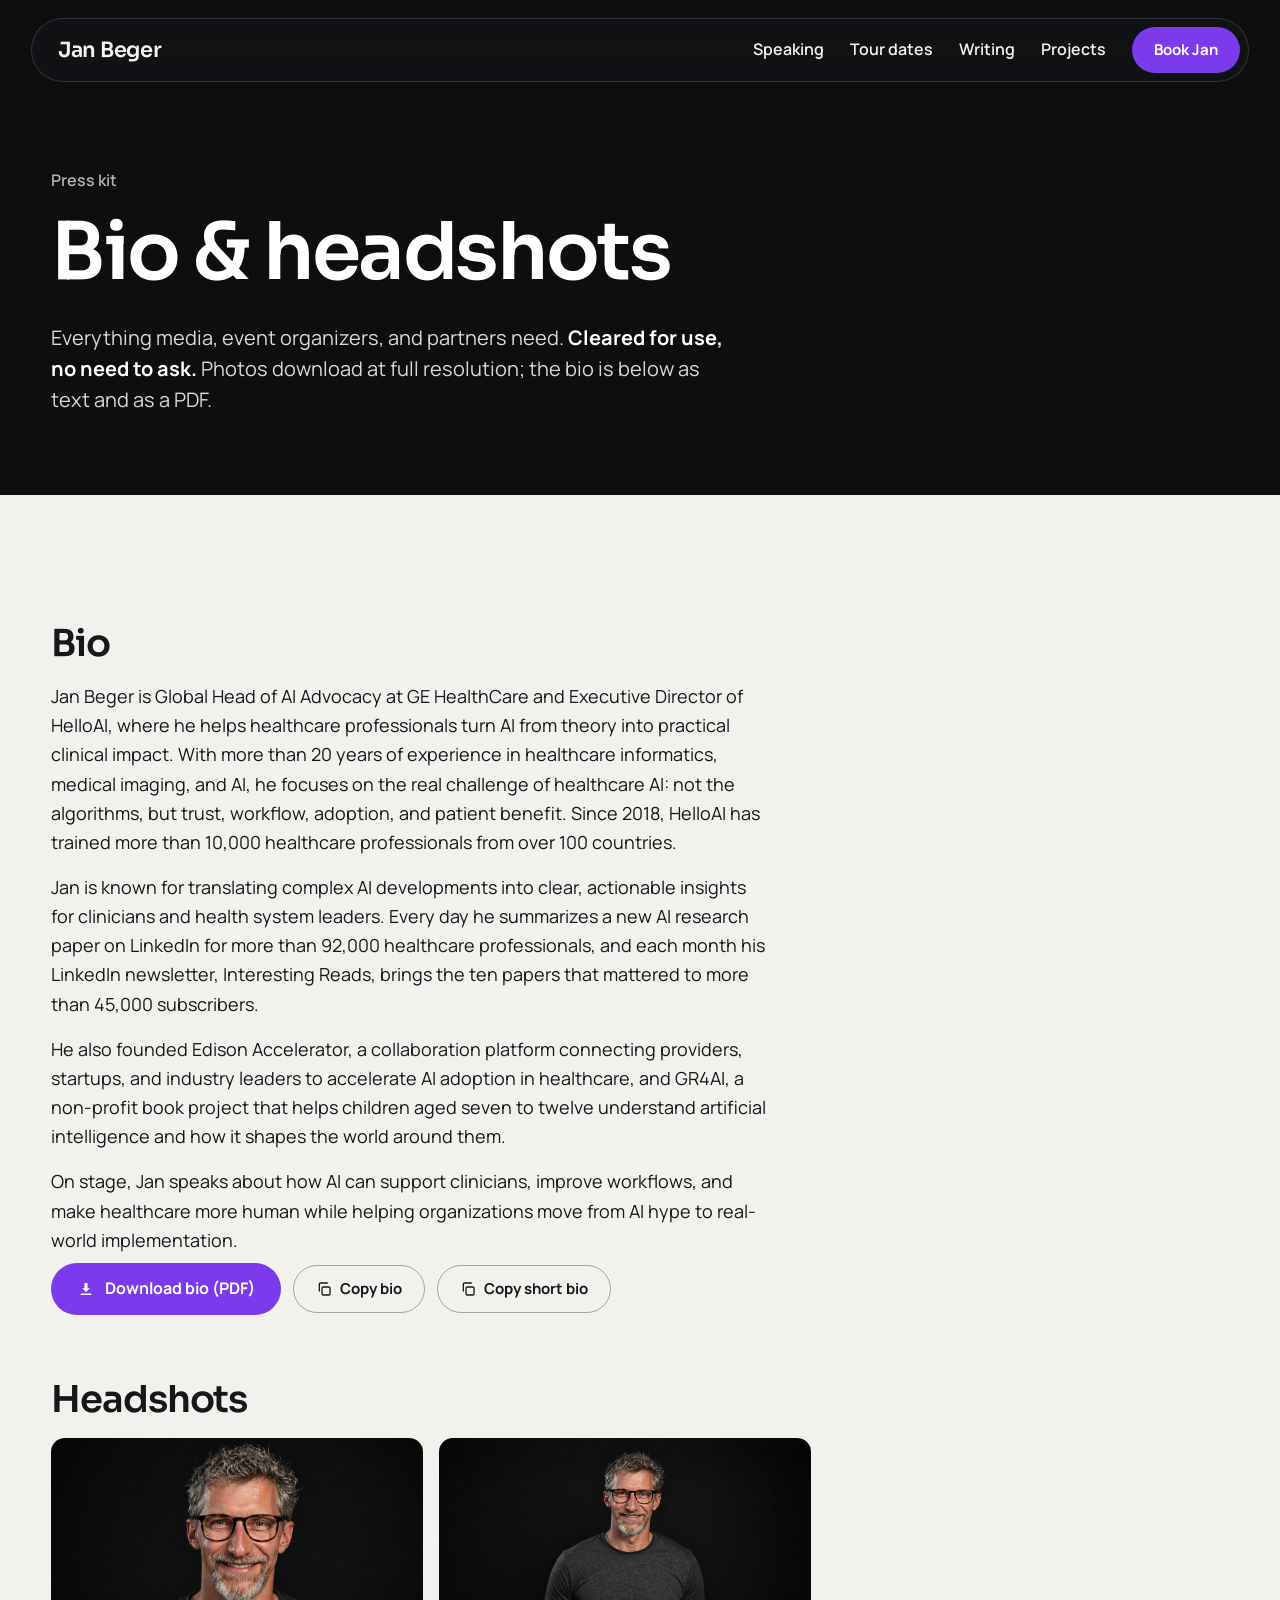
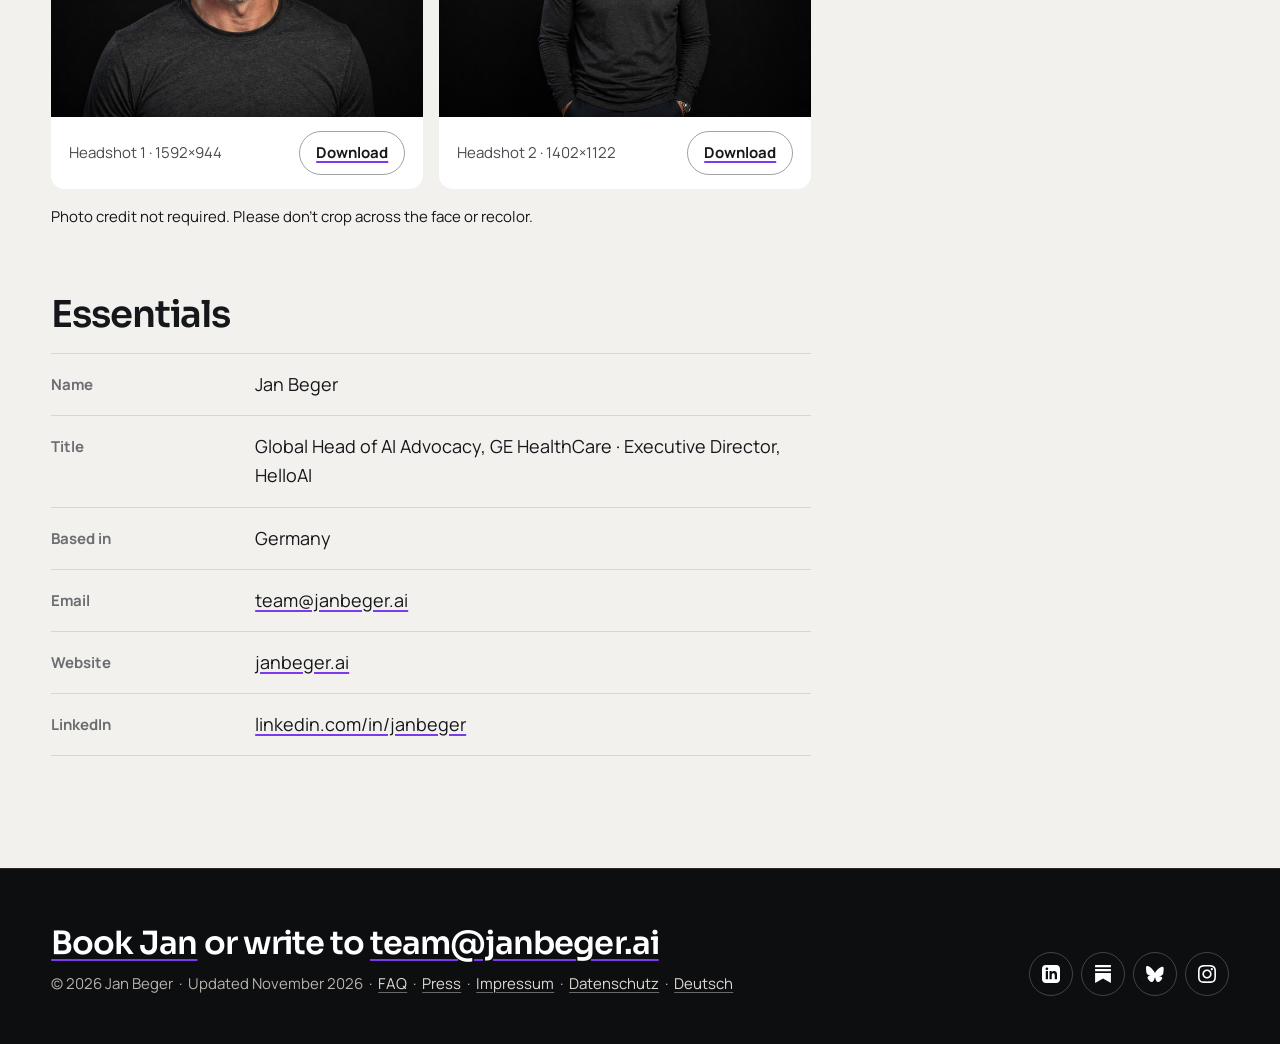
<file: press.html>
<!doctype html>
<html lang="en">
<head>
<meta charset="utf-8" />
<meta name="viewport" content="width=device-width,initial-scale=1" />
<meta name="color-scheme" content="light">
<meta name="theme-color" content="#f2f1ed" />
<link rel="icon" href="/favicon.svg" type="image/svg+xml" />
<link rel="icon" href="/favicon-32.png" type="image/png" sizes="32x32" />
<link rel="apple-touch-icon" sizes="180x180" href="/apple-touch-icon.png" />
<link rel="manifest" href="/site.webmanifest" />
<meta name="apple-mobile-web-app-title" content="Jan Beger" />
<title>Press kit · Jan Beger</title>
<meta name="description" content="Bio and headshots for media, event organizers, and partners." />
<link rel="preload" href="/assets/fonts/sora-latin-wght-normal.woff2" as="font" type="font/woff2" crossorigin />
<link rel="preload" href="/assets/fonts/manrope-latin-wght-normal.woff2" as="font" type="font/woff2" crossorigin />
<link rel="stylesheet" href="/assets/fonts/fonts.css" />
<style>
  *,*::before,*::after{ box-sizing:border-box; }
  html,body{ margin:0; padding:0; }
  html{ background:var(--bg); }
  body{
    background:var(--bg); color:var(--ink); font-family:var(--sans);
    font-size:17px; line-height:1.6; -webkit-font-smoothing:antialiased; text-rendering:optimizeLegibility;
  }
  ::selection{ background:var(--accent); color:var(--paper-ink); }
  img{ display:block; max-width:100%; height:auto; }
  a{ color:var(--ink); transition:color .15s ease, border-color .15s ease, background-color .15s ease; }
  a:hover{ color:var(--accent-hover); }
  :focus-visible{ outline:2px solid var(--accent); outline-offset:3px; }
  .wrap{ max-width:var(--wrap,900px); margin:0 auto; padding:0 clamp(20px,4vw,40px); }
  nav.top{ padding:24px 0 0; }
  nav.top a.back{
    display:inline-flex; align-items:center; justify-content:center; width:44px; height:44px;
    border:1px solid rgba(244,241,234,0.35); border-radius:999px; color:var(--ink); text-decoration:none;
  }
  nav.top a.back:hover{ border-color:var(--accent); color:var(--accent); }
  nav.top a.back svg{ width:18px; height:18px; }
  header.kit{ padding:56px 0 40px; border-bottom:1px solid var(--rule); margin-bottom:8px; }
  .kicker{ margin:0 0 16px; font-size:13px; font-weight:700; letter-spacing:.18em; text-transform:uppercase; color:var(--accent); }
  h1{ margin:0; font-family:var(--display); font-weight:400; text-transform:uppercase; font-size:clamp(52px,9vw,112px); line-height:.9; letter-spacing:.002em; }
  .lede{ margin:24px 0 0; max-width:640px; font-size:19px; line-height:1.55; color:var(--ink-2); }
  .lede strong{ color:var(--ink); }
  footer.kit{ margin-top:80px; padding:28px 0 40px; border-top:1px solid var(--rule); font-size:14px; color:var(--ink-3); }
  footer.kit a{ color:var(--ink-2); text-decoration:none; }
  footer.kit a:hover{ color:var(--accent); }
  :root{ --wrap:1040px; }
  section{ padding:64px 0 0; }
  h2{ margin:0 0 24px; font-family:var(--display); font-weight:400; text-transform:uppercase; font-size:clamp(40px,5vw,64px); line-height:.95; }
  .bio-text{ max-width:720px; }
  .bio-text p{ margin:0 0 16px; font-size:18px; color:var(--ink-2); }
  .bio-text p:last-child{ margin-bottom:0; }
  .bio-text strong{ color:var(--ink); }
  .btn{
    display:inline-flex; align-items:center; gap:10px; min-height:52px; padding:0 26px; border-radius:999px;
    font-weight:700; font-size:16px; text-decoration:none;
  }
  .btn-primary{ background:var(--accent); color:var(--paper-ink); }
  .btn-primary:hover{ background:var(--accent-hover); color:var(--paper-ink); }
  .btn-ghost{ border:1px solid rgba(244,241,234,0.4); color:var(--ink); }
  .btn-ghost:hover{ border-color:var(--accent); color:var(--accent); }
  .btn svg{ width:18px; height:18px; fill:currentColor; }
  .bio-download{ margin-top:28px; }
  .photo-grid{ display:grid; grid-template-columns:repeat(2,minmax(0,1fr)); gap:16px; }
  @media (max-width:640px){ .photo-grid{ grid-template-columns:1fr; } }
  figure.shot{ margin:0; background:var(--card); }
  figure.shot img{ width:100%; aspect-ratio:4/3; object-fit:cover; object-position:center 25%; }
  figure.shot figcaption{ display:flex; justify-content:space-between; align-items:center; gap:12px; padding:14px 18px; font-size:14px; color:var(--ink-3); }
  figure.shot .dl{
    display:inline-flex; align-items:center; min-height:44px; padding:0 16px; border-radius:999px;
    border:1px solid rgba(244,241,234,0.4); color:var(--ink); font-weight:700; text-decoration:none;
  }
  figure.shot .dl:hover{ border-color:var(--accent); color:var(--accent); }
  .photo-note{ margin:16px 0 0; font-size:14px; color:var(--ink-3); }
  dl.facts{ margin:0; border-top:1px solid var(--rule); }
  dl.facts > div{ display:grid; grid-template-columns:180px minmax(0,1fr); gap:6px 24px; padding:16px 0; border-bottom:1px solid var(--rule); }
  @media (max-width:560px){ dl.facts > div{ grid-template-columns:1fr; } }
  dl.facts dt{ font-size:13px; font-weight:700; letter-spacing:.14em; text-transform:uppercase; color:var(--ink-3); padding-top:3px; }
  dl.facts dd{ margin:0; font-size:18px; }
  dl.facts dd a{ color:var(--ink); text-decoration:underline; text-decoration-color:var(--accent); text-underline-offset:3px; }
  dl.facts dd a:hover{ color:var(--accent-hover); }

  /* ============ ARENA THEME (matches homepage, 2026-11-02) ============ */
  :root{
    --bg:#f2f1ed; --bg-2:#ffffff; --card:#ffffff;
    --ink:#16171a; --ink-2:#3c3e44; --ink-3:#5b5d63;
    --paper:#f2f1ed; --paper-ink:#16171a;
    --rule:rgba(22,23,26,0.14); --line-strong:rgba(22,23,26,0.4);
    --accent:#6d28d9; --accent-hover:#5b21b6; --orange:#7c3aed; --night:#0d0e10;
    --sans:"Manrope",system-ui,-apple-system,"Segoe UI",sans-serif;
    --display:"Sora",system-ui,-apple-system,"Segoe UI",sans-serif;
  }
  html{ background:var(--bg); }
  body{ background:var(--bg); color:var(--ink); font-family:var(--sans); font-size:18px; line-height:1.62; }
  ::selection{ background:var(--orange); color:#fff; }
  :focus-visible{ outline-color:var(--orange); }
  h1, h2, .name, .events .when{ font-family:var(--display); text-transform:none; letter-spacing:-0.005em; }
  h1{ font-weight:300; font-size:clamp(48px,7vw,92px); line-height:1.0; text-wrap:balance; }
  h2{ font-weight:400; font-size:clamp(34px,3.6vw,48px); line-height:1.08; }
  .kicker, .hint, .detail-row .label, dl.facts dt{ text-transform:none; letter-spacing:0; }
  .kicker{ display:flex; align-items:center; gap:14px; font-size:15px; font-weight:700; color:var(--accent); }
  .kicker::before{ content:""; width:40px; height:3px; background:var(--orange); }
  .lede, .standfirst{ color:var(--ink-2); font-size:20px; }
  a:hover{ color:var(--accent); }
  /* back buttons */
  nav.top a.back, .back{ border:1.5px solid var(--line-strong); color:var(--ink); }
  nav.top a.back:hover, .back:hover{ border-color:var(--orange); color:var(--accent); }
  /* buttons */
  .btn-primary{ background:var(--orange); color:#fff; }
  .btn-primary:hover{ background:#6d28d9; color:#fff; }
  .btn-ghost, figure.shot .dl, .formats li{ border:1.5px solid var(--line-strong); color:var(--ink); }
  /* faq */
  .faq-item summary{ font-family:var(--display); font-weight:500; font-size:clamp(24px,2.6vw,30px); line-height:1.2; }
  .faq-item summary::after{ border-color:var(--line-strong); color:var(--accent); font-family:var(--sans); }
  .faq-a{ font-size:18px; }
  /* press */
  figure.shot{ background:var(--card); border-radius:14px; overflow:hidden; }
  figure.shot figcaption{ font-size:15px; color:var(--ink-2); }
  dl.facts dt{ font-size:15px; color:var(--ink-3); }
  .photo-note{ font-size:15px; color:var(--ink-3); }
  /* speaker page */
  .events .when{ font-size:30px; font-weight:400; line-height:1.1; }
  .events li:first-child .when{ color:var(--accent); }
  .events .what .where{ color:var(--ink-2); }
  ul.topics .t{ font-family:var(--display); font-weight:500; font-size:28px; line-height:1.15; }
  .endcard{ background:var(--night); color:#f5f3ef; border-radius:20px; }
  .endcard h2, .endcard p{ color:#f5f3ef; }
  .endcard h2{ font-weight:300; }
  .endcard a{ color:#fff; text-decoration-color:var(--orange); }
  .endcard a:hover{ color:#c4b5fd; }
  /* card */
  .avatar{ border-color:var(--orange); }
  .name{ font-weight:300; font-size:clamp(48px,13vw,68px); line-height:1.0; }
  .name .accent{ color:var(--accent); font-style:italic; }
  .events .what .name{ font-family:var(--sans); font-weight:700; letter-spacing:0; }
  .role{ font-size:16px; }
  .qr-wrap{ box-shadow:0 0 0 1px var(--rule), 0 18px 40px rgba(22,23,26,0.08); }
  .hint{ font-size:15px; color:var(--accent); }
  .detail-row .label{ font-size:14px; color:var(--ink-3); }
  .detail-row a{ font-size:17px; }
  /* footers */
  footer.kit, footer{ font-size:15px; color:var(--ink-3); }
  footer.kit a, footer a{ color:var(--ink-2); }

  /* ============ TYPE v3 (2026-11-02 12:35): Sora display, no italic accents ============ */
  :root{ --display:"Sora",system-ui,-apple-system,"Segoe UI",sans-serif; }
  h1, h2, .name, .events .when{ font-family:var(--display); font-weight:600; letter-spacing:-0.03em; }
  h1{ font-size:clamp(38px,5.4vw,70px); line-height:1.06; }
  h2{ font-size:clamp(28px,2.9vw,38px); line-height:1.12; }
  .faq-item summary{ font-family:var(--display); font-weight:600; font-size:clamp(19px,2vw,23px); letter-spacing:-0.02em; }
  .events .when{ font-size:23px; }
  ul.topics .t{ font-family:var(--display); font-weight:600; font-size:22px; letter-spacing:-0.02em; }
  .endcard h2{ font-weight:600; }
  .name{ font-size:clamp(38px,10vw,52px); }
  .name .accent{ font-style:normal; color:var(--accent); }

  /* press kit: copy the bio (2026-11-02) */
  .bio-actions{ display:flex; flex-wrap:wrap; align-items:center; gap:12px; margin-top:8px; }
  .bio-actions .bio-download{ margin:0; }
  .bio-copy{ display:inline-flex; align-items:center; gap:8px; height:48px; padding:0 22px; border-radius:999px; border:1.5px solid rgba(22,23,26,0.35); background:transparent; color:var(--ink); font:700 15px/1 var(--sans); cursor:pointer; }
  .bio-copy:hover{ border-color:var(--orange); color:var(--orange); }
  .bio-copy svg{ width:16px; height:16px; }
  .bio-copy.done{ border-color:var(--orange); color:var(--orange); }
</style>
<!-- Privacy-friendly analytics by Plausible -->
<script async src="https://plausible.io/js/pa-Xg3IjPylJhQx44exYq6mF.js"></script>
<script>
  window.plausible=window.plausible||function(){(plausible.q=plausible.q||[]).push(arguments)},plausible.init=plausible.init||function(i){plausible.o=i||{}};
  plausible.init()
</script>
<link rel="stylesheet" href="/assets/subpage.css" />
</head>
<body class="v4">
<nav class="site" aria-label="Main">
  <div class="row">
    <a class="wordmark" href="/">Jan Beger</a>
    <div class="links"><a href="/#speaking-track">Speaking</a><a href="/#events">Tour dates</a><a href="/#writing-track">Writing</a><a href="/#projects-track">Projects</a></div>
    <a class="nav-book" href="/#speaking">Book Jan</a>
    <button type="button" class="menu-btn" aria-expanded="false" aria-controls="mobile-menu" aria-label="Open menu" data-open="Open menu" data-close="Close menu"><svg viewBox="0 0 24 24" fill="none" stroke="currentColor" stroke-width="2" stroke-linecap="round" aria-hidden="true"><path class="l1" d="M4 8h16"/><path class="l2" d="M4 16h16"/></svg></button>
  </div>
  <div class="mobile-menu" id="mobile-menu" hidden>
    <a href="/#speaking-track">Speaking</a>
    <a href="/#events">Tour dates</a>
    <a href="/#writing-track">Writing</a>
    <a href="/#projects-track">Projects</a>
    <a class="mm-book" href="/#speaking">Book Jan</a>
  </div>
</nav>
<header class="ph">
  <div class="ph-inner">
    <p class="ph-kicker">Press kit</p>
    <h1>Bio &amp; headshots</h1>
    <p class="ph-lede">Everything media, event organizers, and partners need. <strong>Cleared for use, no need to ask.</strong> Photos download at full resolution; the bio is below as text and as a PDF.</p>
  </div>
</header>
<main class="page">
  <div class="wrap">

  <section>
    <h2>Bio</h2>
    <div class="bio-text">
      <p>Jan Beger is Global Head of AI Advocacy at GE HealthCare and Executive Director of HelloAI, where he helps healthcare professionals turn AI from theory into practical clinical impact. With more than 20 years of experience in healthcare informatics, medical imaging, and AI, he focuses on the real challenge of healthcare AI: not the algorithms, but trust, workflow, adoption, and patient benefit. Since 2018, HelloAI has trained more than 10,000 healthcare professionals from over 100 countries.</p>
      <p>Jan is known for translating complex AI developments into clear, actionable insights for clinicians and health system leaders. Every day he summarizes a new AI research paper on LinkedIn for more than 92,000 healthcare professionals, and each month his LinkedIn newsletter, Interesting Reads, brings the ten papers that mattered to more than 45,000 subscribers.</p>
      <p>He also founded Edison Accelerator, a collaboration platform connecting providers, startups, and industry leaders to accelerate AI adoption in healthcare, and GR4AI, a non-profit book project that helps children aged seven to twelve understand artificial intelligence and how it shapes the world around them.</p>
      <p>On stage, Jan speaks about how AI can support clinicians, improve workflows, and make healthcare more human while helping organizations move from AI hype to real-world implementation.</p>
    </div>
    <div class="bio-actions">
    <a class="btn btn-primary bio-download" href="press/2026_Jan_Beger_Bio.pdf" download>
      <svg viewBox="0 0 24 24" aria-hidden="true"><path d="M12 16l-5-5h3V4h4v7h3l-5 5zm-7 2h14v2H5v-2z"/></svg>
      Download bio (PDF)
    </a>
    <button type="button" class="bio-copy" data-copy="full" data-label="Copy bio"><svg viewBox="0 0 24 24" fill="none" stroke="currentColor" stroke-width="2" stroke-linecap="round" stroke-linejoin="round" aria-hidden="true"><rect x="9" y="9" width="12" height="12" rx="2"/><path d="M5 15V5a2 2 0 0 1 2-2h10"/></svg><span>Copy bio</span></button><button type="button" class="bio-copy" data-copy="short" data-label="Copy short bio"><svg viewBox="0 0 24 24" fill="none" stroke="currentColor" stroke-width="2" stroke-linecap="round" stroke-linejoin="round" aria-hidden="true"><rect x="9" y="9" width="12" height="12" rx="2"/><path d="M5 15V5a2 2 0 0 1 2-2h10"/></svg><span>Copy short bio</span></button>
    <span id="bio-copy-status" class="visually-hidden" aria-live="polite" style="position:absolute;width:1px;height:1px;overflow:hidden;clip:rect(0 0 0 0)"></span>
    </div>
  </section>

  <section>
    <h2>Headshots</h2>
    <div class="photo-grid">
      <figure class="shot">
        <img src="press/2026_Jan_Beger_1.jpg" alt="Jan Beger press headshot, portrait" />
        <figcaption>
          <span>Headshot 1 &middot; 1592&times;944</span>
          <a class="dl" href="press/2026_Jan_Beger_1.jpg" download>Download</a>
        </figcaption>
      </figure>
      <figure class="shot">
        <img src="press/2026_Jan_Beger_2.jpg" alt="Jan Beger press headshot, three-quarter" />
        <figcaption>
          <span>Headshot 2 &middot; 1402&times;1122</span>
          <a class="dl" href="press/2026_Jan_Beger_2.jpg" download>Download</a>
        </figcaption>
      </figure>
    </div>
    <p class="photo-note">Photo credit not required. Please don't crop across the face or recolor.</p>
  </section>

  <section>
    <h2>Essentials</h2>
    <dl class="facts">
      <div><dt>Name</dt><dd>Jan Beger</dd></div>
      <div><dt>Title</dt><dd>Global Head of AI Advocacy, GE HealthCare &middot; Executive Director, HelloAI</dd></div>
      <div><dt>Based in</dt><dd>Germany</dd></div>
      <div><dt>Email</dt><dd><a href="mailto:team@janbeger.ai">team@janbeger.ai</a></dd></div>
      <div><dt>Website</dt><dd><a href="https://janbeger.ai">janbeger.ai</a></dd></div>
      <div><dt>LinkedIn</dt><dd><a href="https://www.linkedin.com/in/janbeger" target="_blank" rel="noopener">linkedin.com/in/janbeger</a></dd></div>
    </dl>
  </section>

</div>
</main>
<footer class="site">
    <div class="row">
      <div class="foot-main"><p class="foot-cta"><a href="/#speaking">Book Jan</a> or write to <a href="mailto:team@janbeger.ai">team@janbeger.ai</a></p><p class="foot-meta">&copy; <span class="yr" id="yr">2026</span> Jan Beger &nbsp;&middot;&nbsp; Updated November 2026 &nbsp;&middot;&nbsp; <a href="/faq.html">FAQ</a> &nbsp;&middot;&nbsp; <a href="/press.html">Press</a> &nbsp;&middot;&nbsp; <a href="/impressum/">Impressum</a> &nbsp;&middot;&nbsp; <a href="/datenschutz/">Datenschutz</a> &nbsp;&middot;&nbsp; <a href="/ki-keynote-speaker-gesundheitswesen/" hreflang="de" lang="de">Deutsch</a></p></div>
      <div class="icons">
        <a href="https://www.linkedin.com/in/janbeger" target="_blank" rel="noopener" aria-label="LinkedIn"><svg viewBox="0 0 24 24" aria-hidden="true"><path d="M19 0h-14c-2.761 0-5 2.239-5 5v14c0 2.761 2.239 5 5 5h14c2.762 0 5-2.239 5-5v-14c0-2.761-2.238-5-5-5zm-11 19h-3v-11h3v11zm-1.5-12.268c-.966 0-1.75-.79-1.75-1.764s.784-1.764 1.75-1.764 1.75.79 1.75 1.764-.783 1.764-1.75 1.764zm13.5 12.268h-3v-5.604c0-3.368-4-3.113-4 0v5.604h-3v-11h3v1.765c1.396-2.586 7-2.777 7 2.476v6.759z"/></svg></a>
        <a href="https://janbeger.substack.com/" target="_blank" rel="noopener" aria-label="Substack"><svg viewBox="0 0 24 24" aria-hidden="true"><path d="M22.539 8.242H1.46V5.406h21.08v2.836zM1.46 10.812V24L12 18.11 22.54 24V10.812H1.46zM22.54 0H1.46v2.836h21.08V0z"/></svg></a>
        <a href="https://bsky.app/profile/janbeger.bsky.social" target="_blank" rel="noopener" aria-label="Bluesky"><svg viewBox="0 0 24 24" aria-hidden="true"><path d="M12 10.8c-1.087-2.114-4.046-6.053-6.798-7.995C2.566.944 1.561 1.266.902 1.565.139 1.908 0 3.08 0 3.768c0 .69.378 5.65.624 6.479.815 2.736 3.713 3.66 6.383 3.364-3.911.581-7.386 2.005-2.83 7.078 5.013 5.59 6.87-1.197 7.823-4.643.953 3.446 2.05 10.061 7.733 4.643 4.267-4.073.792-5.497-3.119-6.078 2.67.297 5.568-.628 6.383-3.364.246-.829.624-5.79.624-6.48 0-.688-.139-1.86-.902-2.202-.659-.298-1.664-.62-4.3 1.24C16.046 4.747 13.087 8.686 12 10.8z"/></svg></a>
        <a href="https://www.instagram.com/jan.beger/" target="_blank" rel="noopener" aria-label="Instagram"><svg viewBox="0 0 24 24" aria-hidden="true"><path d="M12 2.163c3.204 0 3.584.012 4.85.07 3.252.148 4.771 1.691 4.919 4.919.058 1.265.069 1.645.069 4.849 0 3.205-.012 3.584-.069 4.849-.149 3.225-1.664 4.771-4.919 4.919-1.266.058-1.644.07-4.85.07-3.204 0-3.584-.012-4.849-.07-3.26-.149-4.771-1.699-4.919-4.92-.058-1.265-.07-1.644-.07-4.849 0-3.204.013-3.583.07-4.849.149-3.227 1.664-4.771 4.919-4.919 1.266-.057 1.645-.069 4.849-.069zm0-2.163c-3.259 0-3.667.014-4.947.072-4.358.2-6.78 2.618-6.98 6.98-.059 1.281-.073 1.689-.073 4.948 0 3.259.014 3.668.072 4.948.2 4.358 2.618 6.78 6.98 6.98 1.281.058 1.689.072 4.948.072 3.259 0 3.668-.014 4.948-.072 4.354-.2 6.782-2.618 6.979-6.98.059-1.28.073-1.689.073-4.948 0-3.259-.014-3.667-.072-4.947-.196-4.354-2.617-6.78-6.979-6.98-1.281-.059-1.69-.073-4.949-.073zm0 5.838c-3.403 0-6.162 2.759-6.162 6.162s2.759 6.163 6.162 6.163 6.162-2.759 6.162-6.163c0-3.403-2.759-6.162-6.162-6.162zm0 10.162c-2.209 0-4-1.79-4-4 0-2.209 1.791-4 4-4s4 1.791 4 4c0 2.21-1.791 4-4 4zm6.406-11.845c-.796 0-1.441.645-1.441 1.44s.645 1.44 1.441 1.44c.795 0 1.439-.645 1.439-1.44s-.644-1.44-1.439-1.44z"/></svg></a>
      </div>
    </div>
  </footer>
<script>document.getElementById('yr').textContent=new Date().getFullYear();</script>
<script>
/* press kit: copy the full or the short bio as plain text */
(function(){
  var paras = [].slice.call(document.querySelectorAll('.bio-text p')).map(function(p){ return p.textContent.replace(/\s+/g,' ').trim(); });
  var live = document.getElementById('bio-copy-status');
  function copy(text, btn){
    function ok(){ var l = btn.getAttribute('data-label'); btn.classList.add('done'); btn.lastChild.textContent = 'Copied'; if (live) live.textContent = 'Bio copied to the clipboard.'; setTimeout(function(){ btn.classList.remove('done'); btn.lastChild.textContent = l; }, 1800); }
    if (navigator.clipboard && window.isSecureContext) { navigator.clipboard.writeText(text).then(ok, fallback); } else { fallback(); }
    function fallback(){ var t = document.createElement('textarea'); t.value = text; t.setAttribute('readonly',''); t.style.position = 'fixed'; t.style.opacity = '0'; document.body.appendChild(t); t.select(); try { document.execCommand('copy'); ok(); } catch (e) {} document.body.removeChild(t); }
  }
  document.querySelectorAll('.bio-copy').forEach(function(btn){
    btn.addEventListener('click', function(){ copy(btn.getAttribute('data-copy') === 'short' ? paras[0] : paras.join('\n\n'), btn); });
  });
})();
</script>
<script src="/assets/subpage.js" defer></script>
</body>
</html>
</file>
<file: assets/fonts/fonts.css>
/* Self-hosted fonts (2026-11-02): no requests to Google. Sora (display) + Manrope (body), variable 400-700. */
@font-face{font-family:'Sora';font-style:normal;font-display:swap;font-weight:100 800;src:url(/assets/fonts/sora-latin-ext-wght-normal.woff2) format('woff2');unicode-range:U+0100-02BA,U+02BD-02C5,U+02C7-02CC,U+02CE-02D7,U+02DD-02FF,U+0304,U+0308,U+0329,U+1D00-1DBF,U+1E00-1E9F,U+1EF2-1EFF,U+2020,U+20A0-20AB,U+20AD-20C0,U+2113,U+2C60-2C7F,U+A720-A7FF}
@font-face{font-family:'Sora';font-style:normal;font-display:swap;font-weight:100 800;src:url(/assets/fonts/sora-latin-wght-normal.woff2) format('woff2');unicode-range:U+0000-00FF,U+0131,U+0152-0153,U+02BB-02BC,U+02C6,U+02DA,U+02DC,U+0304,U+0308,U+0329,U+2000-206F,U+20AC,U+2122,U+2191,U+2193,U+2212,U+2215,U+FEFF,U+FFFD}
@font-face{font-family:'Manrope';font-style:normal;font-display:swap;font-weight:100 800;src:url(/assets/fonts/manrope-latin-ext-wght-normal.woff2) format('woff2');unicode-range:U+0100-02BA,U+02BD-02C5,U+02C7-02CC,U+02CE-02D7,U+02DD-02FF,U+0304,U+0308,U+0329,U+1D00-1DBF,U+1E00-1E9F,U+1EF2-1EFF,U+2020,U+20A0-20AB,U+20AD-20C0,U+2113,U+2C60-2C7F,U+A720-A7FF}
@font-face{font-family:'Manrope';font-style:normal;font-display:swap;font-weight:100 800;src:url(/assets/fonts/manrope-latin-wght-normal.woff2) format('woff2');unicode-range:U+0000-00FF,U+0131,U+0152-0153,U+02BB-02BC,U+02C6,U+02DA,U+02DC,U+0304,U+0308,U+0329,U+2000-206F,U+20AC,U+2122,U+2191,U+2193,U+2212,U+2215,U+FEFF,U+FFFD}
</file>
<file: assets/subpage.css>
/* ==========================================================================
   janbeger.ai subpages, v4 (2026-11-02): same look as the homepage.
   Floating dark nav pill, dark page header, stone body, dark footer.
   Loaded after each page's own styles; rules are scoped to body.v4.
   ========================================================================== */
body.v4{
  --night:#0d0e10; --stone:#f2f1ed; --white:#ffffff;
  --ink:#16171a; --ink-2:#4a4b50; --ink-3:#6c6d72; --rule:rgba(22,23,26,0.12);
  --orange:#7c3aed; --orange-hover:#6d28d9; --accent:#7c3aed; --accent-hover:#6d28d9;
  --on-dark:#f5f3ef; --on-dark-2:#dcd9d3; --on-dark-3:#b6b3ad;
  --sans:"Manrope",system-ui,-apple-system,"Segoe UI",sans-serif;
  --display:"Sora",system-ui,-apple-system,"Segoe UI",sans-serif;
  --gutter:clamp(20px,4vw,56px); --max:1320px; --measure:760px;
  margin:0; background:var(--stone); color:var(--ink);
  font-family:var(--sans); font-size:18px; line-height:1.62;
  -webkit-font-smoothing:antialiased;
}
body.v4 *, body.v4 *::before, body.v4 *::after{ box-sizing:border-box; }
html{ scroll-padding-top:96px; }

/* ---------- nav (same as homepage) ---------- */
body.v4 nav.site{ position:fixed; top:0; left:0; right:0; z-index:50; padding:18px 16px 0; pointer-events:none; }
body.v4 nav.site .row{ pointer-events:auto; max-width:1218px; margin:0 auto; display:flex; align-items:center; gap:26px;
  padding:8px 8px 8px 26px; min-height:64px; border-radius:999px;
  background:rgba(20,21,24,0.62); border:1px solid rgba(255,255,255,0.14);
  -webkit-backdrop-filter:blur(12px); backdrop-filter:blur(12px); }
body.v4 nav.site .wordmark{ font-family:var(--display); font-weight:600; font-size:21px; line-height:1; letter-spacing:-0.02em; color:var(--on-dark); text-decoration:none; margin-right:auto; white-space:nowrap; }
body.v4 nav.site .links{ display:flex; gap:26px; }
body.v4 nav.site .links a{ font-size:16px; font-weight:600; color:var(--on-dark); text-decoration:none; white-space:nowrap; }
body.v4 nav.site .links a:hover{ color:#c4b5fd; }
body.v4 nav.site .nav-book{ display:inline-flex; align-items:center; height:46px; padding:0 22px; border-radius:999px; background:var(--orange); color:#fff; font-size:15px; font-weight:700; text-decoration:none; white-space:nowrap; }
body.v4 nav.site .nav-book:hover{ background:var(--orange-hover); color:#fff; }
body.v4 nav.site .menu-btn{ display:none; width:44px; height:44px; flex:none; border-radius:999px; border:1px solid rgba(255,255,255,0.25); background:transparent; color:#fff; align-items:center; justify-content:center; cursor:pointer; padding:0; }
body.v4 nav.site .menu-btn svg{ width:20px; height:20px; }
body.v4 nav.site .menu-btn path{ transition:transform .25s ease; transform-origin:12px 12px; }
body.v4 nav.site.menu-open .menu-btn .l1{ transform:translateY(4px) rotate(45deg); }
body.v4 nav.site.menu-open .menu-btn .l2{ transform:translateY(-4px) rotate(-45deg); }
body.v4 nav.site .mobile-menu{ pointer-events:auto; position:fixed; inset:0; z-index:-1; display:flex; flex-direction:column; justify-content:center; gap:8px; padding:110px 24px 48px; background:#0d0e10; }
body.v4 nav.site .mobile-menu[hidden]{ display:none; }
body.v4 nav.site .mobile-menu a{ font-family:var(--display); font-weight:600; font-size:33px; line-height:1.2; color:#fff; text-decoration:none; }
body.v4 nav.site .mobile-menu a.mm-book{ align-self:flex-start; margin-top:24px; font-family:var(--sans); font-size:17px; font-weight:700; padding:14px 28px; border-radius:999px; background:var(--orange); }
html.no-scroll{ overflow:hidden; }
@media (max-width:900px){ body.v4 nav.site .row{ padding:8px 10px 8px 18px; gap:14px; } body.v4 nav.site .wordmark{ font-size:19px; } body.v4 nav.site .links{ gap:14px; } body.v4 nav.site .links a{ font-size:14px; } }
@media (max-width:600px){ body.v4 nav.site{ padding-top:12px; } body.v4 nav.site .links{ display:none; } body.v4 nav.site .row{ gap:8px; min-height:62px; } body.v4 nav.site .nav-book{ height:42px; padding:0 18px; } body.v4 nav.site .menu-btn{ display:inline-flex; } }

/* ---------- page header (dark, like the homepage hero and bands) ---------- */
body.v4 header.ph{ position:relative; overflow:hidden; background:var(--night); color:var(--on-dark); }
body.v4 header.ph .ph-photo{ position:absolute; inset:0; width:100%; height:100%; object-fit:cover; object-position:100% 42%; opacity:.55; }
body.v4 header.ph.has-photo::after{ content:""; position:absolute; inset:0; pointer-events:none;
  background:linear-gradient(90deg, rgba(13,14,16,0.96) 0%, rgba(13,14,16,0.86) 38%, rgba(13,14,16,0.35) 75%, rgba(13,14,16,0.2) 100%),
             linear-gradient(180deg, rgba(13,14,16,0.6) 0%, rgba(13,14,16,0) 25%, rgba(13,14,16,0) 70%, rgba(13,14,16,0.9) 100%); }
body.v4 header.ph .ph-inner{ position:relative; z-index:1; max-width:var(--max); margin:0 auto; padding:168px var(--gutter) 80px; }
body.v4 header.ph.has-photo .ph-inner{ padding-top:200px; padding-bottom:96px; }
body.v4 header.ph .ph-kicker{ margin:0 0 18px; font-family:var(--sans); font-size:16px; font-weight:600; letter-spacing:0; text-transform:none; color:var(--on-dark-3); }
body.v4 header.ph .ph-kicker::before{ content:none; }
body.v4 header.ph h1{ margin:0; max-width:15ch; hyphens:manual; overflow-wrap:break-word; font-family:var(--display); font-weight:600; font-size:clamp(40px,6.2vw,84px); line-height:1.03; letter-spacing:-0.03em; color:#fff; text-wrap:balance; }
body.v4 header.ph .ph-lede{ margin:28px 0 0; max-width:680px; font-size:20px; line-height:1.55; color:var(--on-dark-2); text-wrap:pretty; }
body.v4 header.ph .ph-lede strong{ color:#fff; }
body.v4 header.ph .ph-byline{ margin:20px 0 0; font-size:15px; color:var(--on-dark-3); }
body.v4 header.ph a{ color:#fff; text-decoration:underline; text-decoration-color:rgba(255,255,255,0.4); text-underline-offset:3px; }
body.v4 header.ph a:hover{ text-decoration-color:#fff; }
@media (max-width:600px){
  body.v4 header.ph .ph-inner{ padding:128px var(--gutter) 56px; }
  body.v4 header.ph.has-photo .ph-inner{ padding-top:330px; padding-bottom:48px; }
  body.v4 header.ph h1{ font-size:clamp(32px,9.4vw,44px); hyphens:auto; }
  body.v4 header.ph .ph-photo{ height:62%; object-position:96% 40%; opacity:.8; }
  body.v4 header.ph.has-photo::after{ background:linear-gradient(180deg, rgba(13,14,16,0.5) 0%, rgba(13,14,16,0) 18%, rgba(13,14,16,0.35) 40%, rgba(13,14,16,1) 60%); }
  body.v4 header.ph .ph-lede{ font-size:18px; }
}

/* ---------- body content ---------- */
body.v4 main.page{ max-width:var(--max); margin:0 auto; padding:64px var(--gutter) 112px; }
body.v4 main.page > .wrap, body.v4 main.page > article.wrap{ max-width:var(--measure); margin:0; padding:0; background:none; }
body.v4 main.page h2{ font-family:var(--display); font-weight:600; font-size:clamp(28px,3vw,37px); line-height:1.12; letter-spacing:-0.03em; color:var(--ink); margin:64px 0 18px; }
body.v4 main.page h2:first-child{ margin-top:0; }
body.v4 main.page h3{ font-family:var(--display); font-weight:600; letter-spacing:-0.02em; }
body.v4 main.page p, body.v4 main.page li{ color:var(--ink); }
body.v4 main.page a{ color:var(--ink); text-decoration:underline; text-decoration-color:var(--orange); text-decoration-thickness:1.5px; text-underline-offset:3px; }
body.v4 main.page a:hover{ color:var(--orange); }
body.v4 main.page .kicker{ color:var(--ink-3); }
body.v4 main.page .kicker::before{ background:var(--rule); }
body.v4 main.page hr{ border:0; border-top:1px solid var(--rule); }
@media (max-width:600px){ body.v4 main.page{ padding:56px var(--gutter) 80px; } body.v4 main.page h2{ margin-top:48px; } }

/* ---------- footer (same as homepage) ---------- */
body.v4 footer.site{ background:var(--night); color:var(--on-dark-3); }
body.v4 footer.site .row{ max-width:var(--max); margin:0 auto; padding:56px var(--gutter) 48px; display:flex; flex-wrap:wrap; justify-content:space-between; align-items:flex-end; gap:16px; font-size:15px; line-height:1.62; border-top:1px solid rgba(255,255,255,0.1); }
body.v4 footer.site .foot-cta{ margin:0 0 10px; font-family:var(--display); font-weight:600; font-size:32px; line-height:1.15; letter-spacing:-0.03em; color:#fff; }
body.v4 footer.site .foot-cta a{ color:#fff; text-decoration:underline; text-decoration-color:var(--orange); text-underline-offset:5px; text-decoration-thickness:2px; }
body.v4 footer.site .foot-meta{ margin:0; color:var(--on-dark-3); }
body.v4 footer.site .foot-meta a{ color:var(--on-dark-2); text-decoration:none; }
body.v4 footer.site a:hover{ color:#a78bfa; }
body.v4 footer.site .icons{ display:flex; gap:8px; }
body.v4 footer.site .icons a{ width:44px; height:44px; display:flex; align-items:center; justify-content:center; border-radius:999px; border:1px solid rgba(255,255,255,0.22); color:#fff; }
body.v4 footer.site .icons a:hover{ border-color:#a78bfa; color:#a78bfa; }
body.v4 footer.site .icons svg{ width:18px; height:18px; fill:currentColor; }
@media (max-width:600px){ body.v4 footer.site .row{ padding:56px var(--gutter) 48px; } body.v4 footer.site .foot-cta{ font-size:26px; } }

/* ---------- components carried over from the old pages ---------- */
body.v4 main.page .endcard{ background:var(--night); color:var(--on-dark); border-radius:24px; }
body.v4 main.page .endcard h2, body.v4 main.page .endcard p, body.v4 main.page .endcard li{ color:var(--on-dark); }
body.v4 main.page .endcard h2{ margin-top:0; color:#fff; }
body.v4 main.page .endcard a{ color:#fff; text-decoration-color:var(--orange); }
body.v4 main.page .endcard a:hover{ color:#c4b5fd; }
body.v4 main.page .events li:first-child .when{ color:var(--ink); }

/* text selection in the site purple (same as the homepage) */
::selection{ background:#7c3aed; color:#fff; }

/* primary buttons keep white text on hover (the main.page link hover rule turned it purple) */
body.v4 main.page a.btn-primary:hover, body.v4 main.page a.btn-primary:focus-visible{ color:#fff; } /* btn-primary:hover keeps white */

/* ===== ACCESSIBILITY FIXES (2026-11-19) ===== */
/* primary buttons inside page content keep white text at rest (was dark on purple, 3.1:1) */
body.v4 main.page a.btn-primary{ color:#fff; text-decoration:none; }
/* footer links: underline so they don't rely on colour alone */
body.v4 footer.site .foot-meta a{ text-decoration:underline; text-decoration-thickness:1px; text-underline-offset:3px; text-decoration-color:rgba(220,217,211,.45); }
body.v4 footer.site .foot-meta a:hover{ text-decoration-color:currentColor; }

/* ===== TAP TARGETS ON PHONES (2026-11-19) ===== */
@media (max-width:600px){ body.v4 nav.site .nav-book{ height:44px; } }
/* standalone contact and list links: taller hit area without changing the layout (inline padding) */
dd > a, .cc-row > a, li > .t > a{ padding-block:10px; margin-block:-10px; }
</file>
<file: assets/fonts/r2035-fonts.css>
/* Self-hosted fonts for /radiologist-2035/ (2026-11-02): Chakra Petch + Inter. */
@font-face{font-family:'Inter';font-style:normal;font-display:swap;font-weight:100 900;src:url(/assets/fonts/inter-latin-ext-wght-normal.woff2) format('woff2');unicode-range:U+0100-02BA,U+02BD-02C5,U+02C7-02CC,U+02CE-02D7,U+02DD-02FF,U+0304,U+0308,U+0329,U+1D00-1DBF,U+1E00-1E9F,U+1EF2-1EFF,U+2020,U+20A0-20AB,U+20AD-20C0,U+2113,U+2C60-2C7F,U+A720-A7FF}
@font-face{font-family:'Inter';font-style:normal;font-display:swap;font-weight:100 900;src:url(/assets/fonts/inter-latin-wght-normal.woff2) format('woff2');unicode-range:U+0000-00FF,U+0131,U+0152-0153,U+02BB-02BC,U+02C6,U+02DA,U+02DC,U+0304,U+0308,U+0329,U+2000-206F,U+20AC,U+2122,U+2191,U+2193,U+2212,U+2215,U+FEFF,U+FFFD}
@font-face{font-family:'Chakra Petch';font-style:normal;font-display:swap;font-weight:500;src:url(/assets/fonts/chakra-petch-latin-ext-500-normal.woff2) format('woff2');unicode-range:U+0100-02BA,U+02BD-02C5,U+02C7-02CC,U+02CE-02D7,U+02DD-02FF,U+0304,U+0308,U+0329,U+1D00-1DBF,U+1E00-1E9F,U+1EF2-1EFF,U+2020,U+20A0-20AB,U+20AD-20C0,U+2113,U+2C60-2C7F,U+A720-A7FF}
@font-face{font-family:'Chakra Petch';font-style:normal;font-display:swap;font-weight:500;src:url(/assets/fonts/chakra-petch-latin-500-normal.woff2) format('woff2');unicode-range:U+0000-00FF,U+0131,U+0152-0153,U+02BB-02BC,U+02C6,U+02DA,U+02DC,U+0304,U+0308,U+0329,U+2000-206F,U+20AC,U+2122,U+2191,U+2193,U+2212,U+2215,U+FEFF,U+FFFD}
@font-face{font-family:'Chakra Petch';font-style:normal;font-display:swap;font-weight:600;src:url(/assets/fonts/chakra-petch-latin-ext-600-normal.woff2) format('woff2');unicode-range:U+0100-02BA,U+02BD-02C5,U+02C7-02CC,U+02CE-02D7,U+02DD-02FF,U+0304,U+0308,U+0329,U+1D00-1DBF,U+1E00-1E9F,U+1EF2-1EFF,U+2020,U+20A0-20AB,U+20AD-20C0,U+2113,U+2C60-2C7F,U+A720-A7FF}
@font-face{font-family:'Chakra Petch';font-style:normal;font-display:swap;font-weight:600;src:url(/assets/fonts/chakra-petch-latin-600-normal.woff2) format('woff2');unicode-range:U+0000-00FF,U+0131,U+0152-0153,U+02BB-02BC,U+02C6,U+02DA,U+02DC,U+0304,U+0308,U+0329,U+2000-206F,U+20AC,U+2122,U+2191,U+2193,U+2212,U+2215,U+FEFF,U+FFFD}
@font-face{font-family:'Chakra Petch';font-style:normal;font-display:swap;font-weight:700;src:url(/assets/fonts/chakra-petch-latin-ext-700-normal.woff2) format('woff2');unicode-range:U+0100-02BA,U+02BD-02C5,U+02C7-02CC,U+02CE-02D7,U+02DD-02FF,U+0304,U+0308,U+0329,U+1D00-1DBF,U+1E00-1E9F,U+1EF2-1EFF,U+2020,U+20A0-20AB,U+20AD-20C0,U+2113,U+2C60-2C7F,U+A720-A7FF}
@font-face{font-family:'Chakra Petch';font-style:normal;font-display:swap;font-weight:700;src:url(/assets/fonts/chakra-petch-latin-700-normal.woff2) format('woff2');unicode-range:U+0000-00FF,U+0131,U+0152-0153,U+02BB-02BC,U+02C6,U+02DA,U+02DC,U+0304,U+0308,U+0329,U+2000-206F,U+20AC,U+2122,U+2191,U+2193,U+2212,U+2215,U+FEFF,U+FFFD}
</file>
